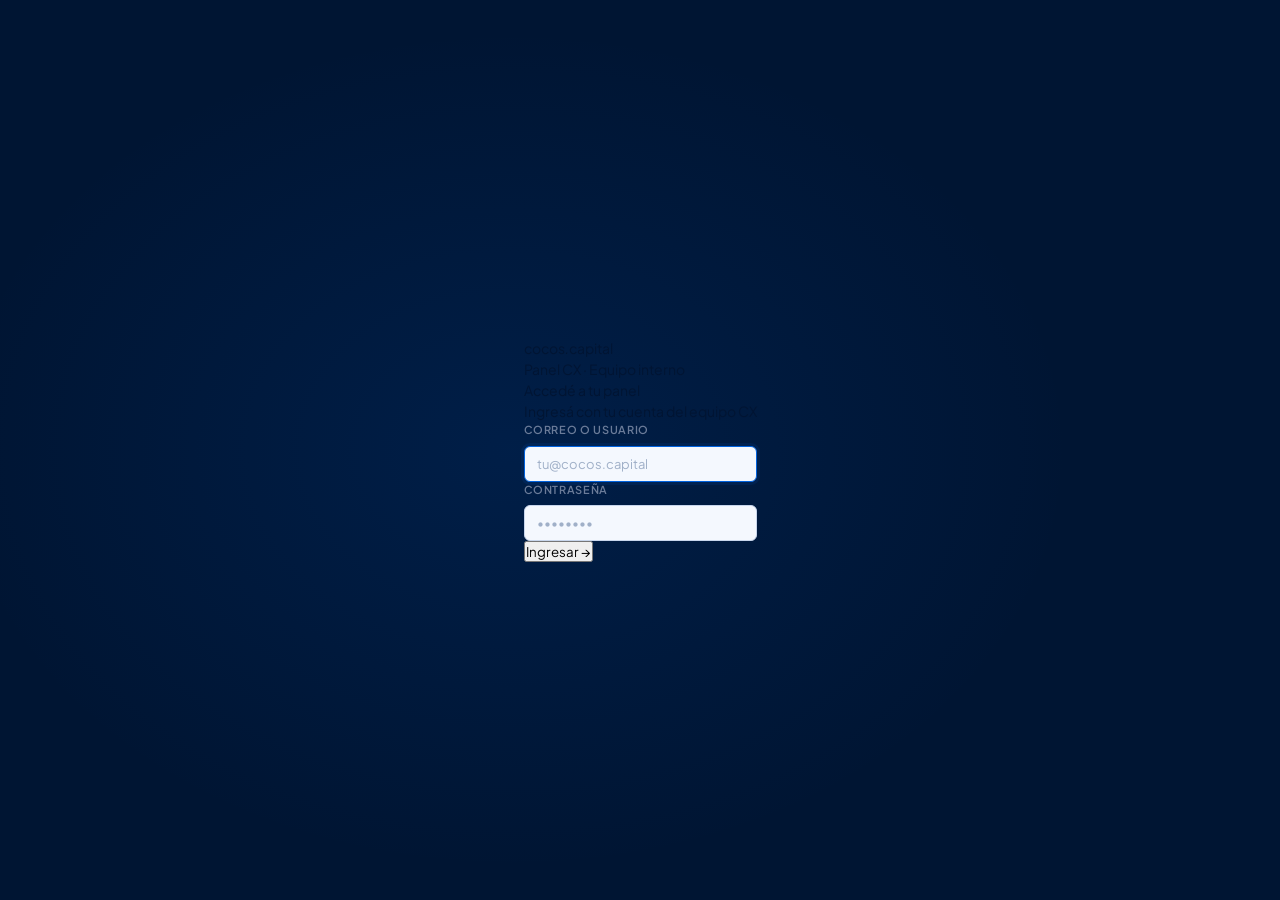
<file: index.html>
<!DOCTYPE html>
<html lang="es" class="light">
<head>
<meta charset="UTF-8">
<meta name="viewport" content="width=device-width,initial-scale=1.0">
<title>Panel CX · Cocos Capital</title>
<link href="https://fonts.googleapis.com/css2?family=Plus+Jakarta+Sans:wght@300;400;500;600;700;800&display=swap" rel="stylesheet">
<link rel="stylesheet" href="cocos-ds.css">
<style>

/* ─── CANVAS ─ */
.app-content{flex:1;overflow-y:auto;padding:28px 36px 52px;display:flex;flex-direction:column;gap:24px;background:var(--c-bg)}

/* ─── HERO ─ */
.cx-hero{display:flex;align-items:flex-end;justify-content:space-between;flex-wrap:wrap;gap:12px}
.cx-hero-text{display:flex;flex-direction:column;gap:5px}
.cx-eyebrow{font-size:12px;font-weight:700;color:#6B7C99;text-transform:uppercase;letter-spacing:.08em}
.cx-title{font-size:28px;font-weight:800;color:#001533;letter-spacing:-.04em;line-height:1.15}
.cx-sub{font-size:15px;color:#6B7C99;margin-top:1px}
.cx-action-pill{display:inline-flex;align-items:center;gap:6px;background:#F4F8FE;border:1px solid #E4EAF3;border-radius:12px;padding:7px 14px;font-family:var(--ff);font-size:13px;font-weight:600;color:#1A3A62;cursor:pointer;transition:all .13s}
.cx-action-pill:hover{background:#EBF1FA;border-color:#C8D6EC;color:#001533}
.cx-action-pill svg{opacity:.6}

/* ─── SECTION BLOCKS ─ */
.cx-block{}
.cx-block-header{display:flex;align-items:center;justify-content:space-between;flex-wrap:wrap;gap:10px;margin-bottom:14px}
.cx-block-title{font-size:11px;font-weight:800;color:var(--c-text);text-transform:uppercase;letter-spacing:.1em}
.cx-block-link{font-size:11px;font-weight:600;color:var(--c-muted);text-decoration:none;transition:color .12s}
.cx-block-link:hover{color:var(--c-blue)}

/* dark */
html:not(.light) .cx-eyebrow{color:var(--dk-text2)}
html:not(.light) .cx-title{color:var(--dk-text)}
html:not(.light) .cx-sub{color:var(--dk-text2)}
html:not(.light) .cx-action-pill{background:var(--dk-raised);border-color:var(--dk-border2);color:var(--dk-text2)}
html:not(.light) .cx-action-pill:hover{background:var(--dk-overlay);border-color:var(--dk-border3);color:var(--dk-text)}
html:not(.light) .cx-block-title{color:var(--dk-text)}
html:not(.light) .cx-block-link{color:var(--dk-text3)}

/* ══════════════════════════════════════
   DARK MODE — CX Hub
   Mismo sistema que Bitácora
   #0B1426 → #0F1B33 → #141F38 → #1A2744
══════════════════════════════════════ */
html:not(.light){
  --dk-base:    #0B1426;
  --dk-surface: #0F1B33;
  --dk-raised:  #141F38;
  --dk-overlay: #1A2744;
  --dk-border:  rgba(255,255,255,.06);
  --dk-border2: rgba(255,255,255,.11);
  --dk-border3: rgba(255,255,255,.17);
  --dk-text:    #E6EDF7;
  --dk-text2:   #94A3B8;
  --dk-text3:   #4E6680;
  --dk-blue:    #3B82F6;
  --dk-blue-bg: rgba(59,130,246,.1);
  --dk-blue-bd: rgba(59,130,246,.3);

  /* DS token overrides */
  --c-bg:       var(--dk-base);
  --c-card:     var(--dk-surface);
  --c-border:   var(--dk-border);
  --c-border2:  var(--dk-border2);
  --c-text:     var(--dk-text);
  --c-text2:    #AEBFD4;
  --c-muted:    var(--dk-text2);
  --c-hint:     var(--dk-text3);
  --shadow-card:0 4px 20px rgba(0,0,0,.35);
  --shadow-sm:  0 1px 4px rgba(0,0,0,.25);
  --shadow-md:  0 4px 16px rgba(0,0,0,.4);
}

/* Base */
html:not(.light) body   { background: var(--dk-base); color: var(--dk-text); }
html:not(.light) .app-content { background: var(--dk-base); }

/* Topbar */
html:not(.light) .app-topbar {
  background: var(--dk-surface);
  border-color: var(--dk-border);
  box-shadow: none;
}
html:not(.light) .topbar-title { color: var(--dk-text); }
html:not(.light) .date-pill {
  background: var(--dk-raised); border-color: var(--dk-border2); color: var(--dk-text2);
}
html:not(.light) .icon-button {
  background: var(--dk-raised); border-color: var(--dk-border2); color: var(--dk-text2);
}
html:not(.light) .icon-button:hover {
  background: var(--dk-overlay); border-color: var(--dk-border3); color: var(--dk-text);
}
html:not(.light) .user-pill {
  background: var(--dk-raised); border-color: var(--dk-border2);
}
html:not(.light) .user-name { color: var(--dk-text); }
html:not(.light) .user-role { color: var(--dk-text3); }

/* Hero */
html:not(.light) .module-hero { background: transparent; }
html:not(.light) .module-eyebrow { color: var(--dk-blue); }
html:not(.light) .module-title { color: var(--dk-text); }
html:not(.light) .module-subtitle { color: var(--dk-text2); }
html:not(.light) .greeting-eyebrow { color: var(--dk-blue); }
html:not(.light) .greeting-title { color: var(--dk-text); }
html:not(.light) .greeting-sub { color: var(--dk-text2); }
html:not(.light) #greeting-title { color: var(--dk-text); }
html:not(.light) #greeting-sub   { color: var(--dk-text2); }

/* Section labels */
html:not(.light) .section-label { color: var(--dk-text); }

/* KPI cards */
html:not(.light) .kpi-card,
html:not(.light) .stat-tile {
  background: var(--dk-surface);
  border-color: var(--dk-border);
  box-shadow: var(--shadow-card);
}
html:not(.light) .kpi-card:hover,
html:not(.light) .stat-tile:hover {
  box-shadow: 0 8px 28px rgba(0,0,0,.45);
  border-color: var(--dk-border2);
}
html:not(.light) .kpi-value,
html:not(.light) .stat-tile-val   { color: var(--dk-text); }
html:not(.light) .kpi-title,
html:not(.light) .stat-tile-lbl   { color: var(--dk-text); }
html:not(.light) .kpi-subtitle,
html:not(.light) .stat-tile-sub   { color: var(--dk-text2); }
html:not(.light) .trend-flat {
  background: var(--dk-raised); color: var(--dk-text3);
}

/* Tool cards */
html:not(.light) .tool-card {
  background: var(--dk-surface);
  border-color: var(--dk-border);
  box-shadow: none;
}
html:not(.light) .tool-card:hover {
  background: var(--dk-raised);
  border-color: var(--dk-border2);
  box-shadow: 0 8px 28px rgba(0,0,0,.4);
}
html:not(.light) .tool-name  { color: var(--dk-text); }
html:not(.light) .tool-desc  { color: var(--dk-text2); }
html:not(.light) .tool-cta-btn {
  background: var(--dk-raised);
  border-color: var(--dk-border2);
  color: var(--dk-text2);
}

/* Novedades panel */
html:not(.light) .novedades-card,
html:not(.light) .panel {
  background: var(--dk-surface);
  border-color: var(--dk-border);
}
html:not(.light) .nov-item { border-color: var(--dk-border); }
html:not(.light) .nov-item:first-child { padding-top: 4px; }
html:not(.light) .nov-title   { color: var(--dk-text); }
html:not(.light) .nov-body    { color: var(--dk-text2); }
html:not(.light) .nov-footer  { color: var(--dk-text3); border-color: var(--dk-border); }
html:not(.light) .nov-time    { color: var(--dk-text3); }
html:not(.light) .nov-load-more { border-color: var(--dk-border); }

/* Filter chips */
html:not(.light) .chip,
html:not(.light) .filter-pill {
  background: var(--dk-raised);
  border-color: var(--dk-border2);
  color: var(--dk-text2);
}
html:not(.light) .chip:hover,
html:not(.light) .filter-pill:hover {
  border-color: var(--dk-border3); color: var(--dk-text);
}
html:not(.light) .chip.active,
html:not(.light) .filter-pill.active {
  background: var(--dk-blue-bg);
  border-color: var(--dk-blue-bd);
  color: var(--dk-blue);
}

/* Eventos del día */
html:not(.light) .eventos-dia-panel {
  background: var(--dk-surface);
  border-color: var(--dk-border);
}
html:not(.light) .eventos-dia-header { border-color: var(--dk-border); }
html:not(.light) .panel-title        { color: var(--dk-text); }
html:not(.light) .evento-dia-item    { border-color: var(--dk-border); }
html:not(.light) .evento-dia-item:hover { background: var(--dk-raised); }
html:not(.light) .evento-dia-name    { color: var(--dk-text); }
html:not(.light) .evento-dia-type    { color: var(--dk-text3); }
html:not(.light) .evento-dia-ticker  { color: var(--dk-text3); }
html:not(.light) .eventos-empty      { color: var(--dk-text2); }
html:not(.light) .eventos-footer { border-color: var(--dk-border); }

/* Planillas */
html:not(.light) .plan-panel  { background: var(--dk-surface); border-color: var(--dk-border); }
html:not(.light) .plan-item   { border-color: var(--dk-border); }
html:not(.light) .plan-item:hover { background: var(--dk-raised); }
html:not(.light) .plan-name   { color: var(--dk-text); }
html:not(.light) .plan-desc   { color: var(--dk-text2); }

/* Buttons */
html:not(.light) .btn-secondary,
html:not(.light) .btn-ghost {
  background: var(--dk-raised);
  border-color: var(--dk-border2);
  color: var(--dk-text2);
}
html:not(.light) .btn-secondary:hover,
html:not(.light) .btn-ghost:hover {
  background: var(--dk-overlay);
  border-color: var(--dk-border3);
  color: var(--dk-text);
}

/* Modals */
html:not(.light) .modal {
  background: var(--dk-surface);
  border-color: var(--dk-border);
}
html:not(.light) .modal-header,
html:not(.light) .modal-footer {
  background: var(--dk-raised);
  border-color: var(--dk-border);
}
html:not(.light) .modal-title { color: var(--dk-text); }
html:not(.light) .form-field input,
html:not(.light) .form-field select,
html:not(.light) .form-field textarea,
html:not(.light) .field-inp {
  background: var(--dk-overlay);
  border-color: var(--dk-border2);
  color: var(--dk-text);
}
html:not(.light) .form-field label,
html:not(.light) .field-label { color: var(--dk-text3); }

/* Notif panel */
html:not(.light) #notif-panel {
  background: var(--dk-surface);
  border-color: var(--dk-border);
  box-shadow: 0 8px 28px rgba(0,0,0,.5);
}
html:not(.light) .notif-item { border-color: var(--dk-border); }
html:not(.light) .notif-item:hover { background: var(--dk-raised); }
html:not(.light) .notif-msg   { color: var(--dk-text); }
html:not(.light) .notif-time  { color: var(--dk-text3); }

/* User menu */
html:not(.light) #user-menu {
  background: var(--dk-surface);
  border-color: var(--dk-border);
  box-shadow: 0 8px 28px rgba(0,0,0,.5);
}

/* Empty states */
html:not(.light) .empty-state-title { color: var(--dk-text2); }
html:not(.light) .empty-state-sub   { color: var(--dk-text3); }
/* ─────────────────────────────────────────
   STATS ROW — 4 KPIs de contexto
───────────────────────────────────────── */
.stats-grid { display: grid; grid-template-columns: repeat(4,1fr); gap: 20px; }
@media (max-width: 900px) { .stats-grid { grid-template-columns: repeat(2,1fr); } }

.stat-tile {
  background: #FFFFFF;
  border: 1px solid #E4EAF3;
  border-radius: 18px;
  padding: 20px;
  min-height: 136px;
  box-shadow: 0 10px 30px rgba(0,21,51,.06);
  position: relative; overflow: hidden;
  transition: transform .15s, box-shadow .15s;
}
.stat-tile:hover { transform: translateY(-2px); box-shadow: 0 16px 40px rgba(0,21,51,.1); }

.stat-tile-top { display: flex; align-items: flex-start; justify-content: space-between; margin-bottom: 14px; }
.stat-tile-icon {
  width: 44px; height: 44px; border-radius: 50%;
  display: flex; align-items: center; justify-content: center;
  font-size: 20px; flex-shrink: 0;
  background: var(--st-bg, rgba(0,98,222,.1));
}
.stat-tile-trend {
  display: inline-flex; align-items: center; gap: 3px;
  font-size: 11px; font-weight: 700; padding: 3px 9px;
  border-radius: 99px; white-space: nowrap;
}
.trend-up   { background: rgba(0,191,140,.12); color: #00A07A; }
.trend-down { background: rgba(240,92,92,.1);  color: var(--red); }
.trend-flat { background: var(--surf-1); color: var(--tx-3); }

.stat-tile-val { font-size: 36px; font-weight: 800; color: var(--tx-0); letter-spacing: -.06em; line-height: 1; margin-bottom: 6px; }
.stat-tile-lbl { font-size: 15px; font-weight: 700; color: var(--tx-0); margin-bottom: 3px; }
.stat-tile-sub { font-size: 13px; color: var(--tx-3); }

/* Loading skeleton */
.skeleton {
  background: linear-gradient(90deg, var(--surf-1) 25%, var(--surf-2) 50%, var(--surf-1) 75%);
  background-size: 200% 100%;
  animation: shimmer 1.4s infinite;
  border-radius: 4px;
}
@keyframes shimmer { 0%{background-position:200% 0} 100%{background-position:-200% 0} }

/* ─────────────────────────────────────────
   TOOLS GRID — modules de trabajo
───────────────────────────────────────── */
.tools-grid { display: grid; grid-template-columns: repeat(3,1fr); gap: 16px; }
@media (max-width: 900px) { .tools-grid { grid-template-columns: 1fr 1fr; } }

.tool-card {
  background: var(--surf-0); border: 1px solid var(--bdr-0); border-radius: 20px;
  padding: 24px; display: flex; flex-direction: column; gap: 14px;
  text-decoration: none; position: relative; overflow: hidden;
  transition: all .18s; cursor: pointer; min-height: 190px;
  box-shadow: var(--sh-card);
}
.tool-card::before { content:''; position:absolute; top:0; left:0; bottom:0; width:3px; background:var(--tc,var(--blue)); opacity:.7; transition:opacity .18s; }
.tool-card:hover { border-color: var(--bdr-1); transform: translateY(-2px); box-shadow: 0 16px 40px rgba(0,21,51,.1); }
.tool-card:hover::before { opacity: 1; }
.tool-header { display: flex; align-items: flex-start; justify-content: space-between; gap: 12px; }
.tool-icon-wrap { width: 42px; height: 42px; border-radius: 12px; background: rgba(0,98,222,.1); border: 1px solid rgba(0,98,222,.15); display: flex; align-items: center; justify-content: center; font-size: 18px; flex-shrink: 0; }
.tool-badge { font-size: 9px; font-weight: 700; padding: 3px 9px; border-radius: 99px; text-transform: uppercase; letter-spacing: .08em; white-space: nowrap; flex-shrink: 0; }
.tool-body { flex: 1; }
.tool-name { font-size: 16px; font-weight: 700; color: var(--tx-0); letter-spacing: -.03em; margin-bottom: 6px; }
.tool-desc { font-size: 13px; color: var(--tx-2); line-height: 1.6; }
.tool-footer { display: flex; align-items: center; justify-content: space-between; margin-top: auto; padding-top: 14px; border-top: 1px solid var(--bdr-0); }
.tool-cta-btn { display: inline-flex; align-items: center; gap: 6px; font-size: 12px; font-weight: 700; color: var(--tx-1); background: var(--surf-1); border: 1px solid var(--bdr-1); padding: 7px 14px; border-radius: 10px; transition: all .15s; white-space: nowrap; }
.tool-card:hover .tool-cta-btn { background: var(--tc,var(--blue)); border-color: var(--tc,var(--blue)); color: #fff; }
.tool-cta-btn svg { width: 11px; height: 11px; transition: transform .15s; }
.tool-card:hover .tool-cta-btn svg { transform: translateX(2px); }

/* ─────────────────────────────────────────
   TWO COLUMN LAYOUT
───────────────────────────────────────── */
.two-col { display: grid; grid-template-columns: minmax(0,1.7fr) 460px; gap: 24px; align-items: start; }
@media (max-width: 1200px) { .two-col { grid-template-columns: 1fr; } }

/* ─────────────────────────────────────────
   NOVEDADES FEED — timeline premium
───────────────────────────────────────── */
.novedades-card {
  background: #FFFFFF; border: 1px solid #E4EAF3;
  border-radius: 20px; padding: 28px 30px;
  box-shadow: 0 10px 30px rgba(0,21,51,.06);
  min-height: 480px;
}
.nov-feed { display: flex; flex-direction: column; }

.nov-empty { text-align: center; padding: 48px 20px; color: var(--tx-3); }
.nov-empty-icon { font-size: 36px; margin-bottom: 12px; opacity: .3; }
.nov-empty-title { font-size: 15px; font-weight: 600; color: var(--tx-2); margin-bottom: 6px; }
.nov-empty-sub { font-size: 13px; color: var(--tx-3); }

/* Timeline item */
.nov-item {
  display: flex; gap: 14px;
  padding: 18px 0;
  border-bottom: 1px solid var(--bdr-0);
  animation: fadeSlide .2s ease both;
  position: relative;
}
.nov-item:last-child { border-bottom: none; padding-bottom: 0; }
.nov-item:first-child { padding-top: 4px; }
@keyframes fadeSlide { from{opacity:0;transform:translateY(6px)} to{opacity:1;transform:translateY(0)} }

/* Timeline dot */
.nov-dot-col { display: flex; flex-direction: column; align-items: center; flex-shrink: 0; width: 36px; }
.nov-dot {
  width: 36px; height: 36px; border-radius: 50%;
  display: flex; align-items: center; justify-content: center;
  font-size: 16px; flex-shrink: 0; flex-basis: 36px;
}
.nov-dot-info   { background: rgba(0,98,222,.12);  }
.nov-dot-warn   { background: rgba(255,149,0,.12); }
.nov-dot-ok     { background: rgba(0,191,140,.12); }
.nov-dot-crit   { background: rgba(240,92,92,.12); }
.nov-line { flex: 1; width: 1px; background: var(--bdr-0); margin-top: 6px; }
.nov-item:last-child .nov-line { display: none; }

/* Content */
.nov-content { flex: 1; min-width: 0; }
.nov-content-top { display: flex; align-items: flex-start; justify-content: space-between; gap: 10px; margin-bottom: 5px; }
.nov-title-row { display: flex; align-items: center; gap: 8px; flex-wrap: wrap; min-width: 0; }
.nov-title { font-size: 14px; font-weight: 600; color: var(--tx-0); line-height: 1.4; }
.nov-pill {
  display: inline-flex; align-items: center; gap: 4px;
  font-size: 10px; font-weight: 700; padding: 3px 9px;
  border-radius: 99px; text-transform: uppercase; letter-spacing: .06em; white-space: nowrap; flex-shrink: 0;
}
.pill-info  { background: rgba(0,98,222,.1); color: #0062DE; border: 1px solid rgba(0,98,222,.2); }
.pill-warn  { background: rgba(255,149,0,.1); color: #D97700; border: 1px solid rgba(255,149,0,.2); }
.pill-ok    { background: rgba(0,191,140,.1); color: #00956E; border: 1px solid rgba(0,191,140,.2); }
.pill-crit  { background: rgba(240,92,92,.1); color: var(--red); border: 1px solid rgba(240,92,92,.2); }
.nov-body { font-size: 13px; color: var(--tx-2); line-height: 1.65; margin-bottom: 8px; white-space: pre-wrap; }
.nov-footer { display: flex; align-items: center; gap: 8px; font-size: 11px; color: var(--tx-3); }
.nov-footer-sep { opacity: .4; }
.nov-admin-actions { margin-left: auto; display: flex; gap: 4px; }
.nov-time { font-size: 11px; color: var(--tx-3); white-space: nowrap; flex-shrink: 0; margin-top: 3px; }

/* Pinned */
.nov-item.is-pinned { background: rgba(0,98,222,.03); margin: 0 -24px; padding: 18px 24px; border-radius: 12px; }

/* Dot hidden (legacy compat) */
.nov-type-dot, .dot-info, .dot-warn, .dot-ok, .dot-crit { display: none; }

.nov-load-more { text-align: center; padding-top: 16px; border-top: 1px solid var(--bdr-0); }

/* Filter chips */
.filter-chips { display: flex; gap: 5px; flex-wrap: wrap; }
.chip {
  padding: 5px 11px; border-radius: 99px;
  font-size: 11px; font-weight: 600; cursor: pointer;
  border: 1px solid var(--bdr-0); background: var(--surf-0);
  color: var(--tx-2); transition: all .12s; user-select: none;
}
.chip:hover { border-color: var(--bdr-1); color: var(--tx-0); }
.chip.active { background: var(--blue); border-color: var(--blue); color: #fff; }

/* ─────────────────────────────────────────
   PLANILLAS PANEL (right column)
───────────────────────────────────────── */
.plan-panel {
  background: var(--surf-0);
  border: 1px solid var(--bdr-0);
  border-radius: var(--r-lg);
  overflow: hidden;
}
.plan-panel-header {
  padding: 16px 20px;
  border-bottom: 1px solid var(--bdr-0);
  display: flex; align-items: center; justify-content: space-between;
}
.plan-panel-title {
  font-size: 12px; font-weight: 700; color: var(--tx-1);
  text-transform: uppercase; letter-spacing: .08em;
}
.plan-list { }

.plan-row {
  display: flex; align-items: center; gap: 14px;
  padding: 13px 20px;
  border-bottom: 1px solid var(--bdr-0);
  transition: background .1s;
  position: relative;
}
.plan-row:last-child { border-bottom: none; }
.plan-row:hover { background: var(--surf-1); }

.plan-ico-wrap {
  width: 34px; height: 34px; border-radius: var(--r-sm);
  background: var(--surf-2); display: flex; align-items: center;
  justify-content: center; font-size: 15px; flex-shrink: 0;
}
.plan-row-content { flex: 1; min-width: 0; }
.plan-row-name {
  font-size: 13px; font-weight: 600; color: var(--tx-0);
  white-space: nowrap; overflow: hidden; text-overflow: ellipsis;
}
.plan-row-desc {
  font-size: 11px; color: var(--tx-3); margin-top: 1px;
  white-space: nowrap; overflow: hidden; text-overflow: ellipsis;
}
.plan-row-tag {
  font-size: 10px; font-weight: 600; padding: 2px 7px;
  background: var(--surf-2); border: 1px solid var(--bdr-0);
  border-radius: 4px; color: var(--tx-3); white-space: nowrap;
  flex-shrink: 0;
}
.plan-open-btn {
  width: 28px; height: 28px; border-radius: var(--r-sm);
  background: transparent; border: 1px solid var(--bdr-0);
  display: flex; align-items: center; justify-content: center;
  cursor: pointer; color: var(--tx-3);
  text-decoration: none; transition: all .12s; flex-shrink: 0;
}
.plan-open-btn:hover { background: var(--surf-2); color: var(--tx-0); border-color: var(--bdr-1); }
.plan-open-btn svg { width: 12px; height: 12px; }
.plan-admin-btns { display: flex; gap: 3px; flex-shrink: 0; }

.plan-add-row {
  display: flex; align-items: center; gap: 10px;
  padding: 13px 20px; cursor: pointer;
  color: var(--tx-3); font-size: 12px; font-weight: 500;
  border-top: 1px solid var(--bdr-0);
  transition: all .12s;
}
.plan-add-row:hover { background: var(--surf-1); color: var(--tx-1); }
.plan-add-row svg { width: 13px; height: 13px; }

.plan-empty {
  padding: 28px 20px; text-align: center;
  font-size: 12px; color: var(--tx-3);
}

/* ─────────────────────────────────────────
   BUTTONS
───────────────────────────────────────── */
.btn {
  display: inline-flex; align-items: center; gap: 6px;
  padding: 8px 14px; border-radius: var(--r-sm);
  font-size: 13px; font-weight: 600; cursor: pointer;
  transition: all .12s; border: none; font-family: var(--ff);
  line-height: 1;
}
.btn svg { width: 13px; height: 13px; flex-shrink: 0; }
.btn-primary   { background: var(--blue); color: #fff; }
.btn-primary:hover   { background: var(--blue-2); }
.btn-secondary { background: transparent; border: 1px solid var(--bdr-1); color: var(--tx-1); }
.btn-secondary:hover { background: var(--bdr-0); color: var(--tx-0); border-color: var(--bdr-2); }
.btn-danger    { background: rgba(240,92,92,.08); border: 1px solid rgba(240,92,92,.2); color: #F87171; }
.btn-danger:hover { background: rgba(240,92,92,.16); }
.btn-sm { padding: 5px 10px; font-size: 11px; }

/* ─────────────────────────────────────────
   MODALS
───────────────────────────────────────── */
.overlay {
  position: fixed; inset: 0;
  background: rgba(4,10,22,.75); backdrop-filter: blur(6px);
  display: none; align-items: center; justify-content: center;
  z-index: 400; padding: 20px;
}
.overlay.on { display: flex; }

.modal {
  background: var(--surf-0);
  border: 1px solid var(--bdr-1);
  border-radius: var(--r-xl);
  width: 100%; max-width: 520px;
  max-height: 90vh; overflow-y: auto;
  box-shadow: var(--sh-lg);
  animation: modalIn .2s cubic-bezier(.34,1.3,.64,1) both;
}
@keyframes modalIn { from{opacity:0;transform:scale(.96) translateY(6px)} to{opacity:1;transform:scale(1) translateY(0)} }

.modal-header {
  padding: 22px 24px 18px;
  border-bottom: 1px solid var(--bdr-0);
  display: flex; align-items: center; justify-content: space-between;
  position: sticky; top: 0; background: var(--surf-0); z-index: 1;
}
.modal-title { font-size: 15px; font-weight: 700; color: var(--tx-0); letter-spacing: -.02em; }
.modal-close {
  width: 28px; height: 28px; border-radius: var(--r-sm);
  background: var(--bdr-0); border: none; display: flex;
  align-items: center; justify-content: center; cursor: pointer;
  color: var(--tx-2); font-size: 14px; transition: all .12s;
}
.modal-close:hover { background: var(--bdr-1); color: var(--tx-0); }
.modal-body { padding: 22px 24px; }
.modal-footer {
  padding: 14px 24px;
  border-top: 1px solid var(--bdr-0);
  display: flex; gap: 8px; justify-content: flex-end;
  position: sticky; bottom: 0; background: var(--surf-0);
}

.field-group { margin-bottom: 14px; }
.field-group label {
  display: block; font-size: 11px; font-weight: 600;
  color: var(--tx-3); text-transform: uppercase;
  letter-spacing: .06em; margin-bottom: 6px;
}
.field-input {
  width: 100%; padding: 10px 13px;
  background: var(--bg); border: 1px solid var(--bdr-0);
  border-radius: var(--r-sm); color: var(--tx-0);
  font-size: 13px; font-family: var(--ff); outline: none;
  transition: border-color .15s, box-shadow .15s;
}
.field-input:focus { border-color: var(--blue); box-shadow: 0 0 0 3px rgba(0,98,222,.12); }
.field-input::placeholder { color: var(--tx-3); }
select.field-input { appearance: none; cursor: pointer; }
textarea.field-input { resize: vertical; min-height: 80px; line-height: 1.6; }
.field-row { display: grid; grid-template-columns: 1fr 1fr; gap: 12px; }

.checkbox-row {
  display: flex; align-items: center; gap: 10px;
  padding: 10px 13px; background: var(--bg);
  border: 1px solid var(--bdr-0); border-radius: var(--r-sm);
  cursor: pointer;
}
.checkbox-row input { width: 14px; height: 14px; accent-color: var(--blue); cursor: pointer; }
.checkbox-row label { font-size: 12px; color: var(--tx-1); cursor: pointer; text-transform: none; letter-spacing: 0; margin: 0; }

/* Change pass overlay */
#chpass-overlay {
  position: fixed; inset: 0;
  background: rgba(4,10,22,.85); backdrop-filter: blur(8px);
  display: none; align-items: center; justify-content: center;
  z-index: 600; padding: 20px;
}
#chpass-overlay.on { display: flex; }

/* ─────────────────────────────────────────
   TOAST
───────────────────────────────────────── */
.toast {
  position: fixed; bottom: 22px; right: 22px;
  padding: 11px 18px; border-radius: var(--r-md);
  font-size: 13px; font-weight: 600;
  box-shadow: var(--sh-md); z-index: 999;
  display: none; align-items: center; gap: 8px;
  background: var(--surf-1); border: 1px solid var(--bdr-1);
  color: var(--tx-0); min-width: 210px;
  animation: toastIn .2s ease;
}
.toast.on { display: flex; }
@keyframes toastIn { from{opacity:0;transform:translateY(6px)} to{opacity:1;transform:translateY(0)} }
.toast.ok  { border-color: rgba(0,191,140,.35); color: var(--green); }
.toast.er  { border-color: rgba(240,92,92,.35); color: var(--red); }
.toast.in  { border-color: rgba(0,98,222,.35);  color: #93C5FD; }

/* ─────────────────────────────────────────
   LOADER
───────────────────────────────────────── */
.spin {
  width: 14px; height: 14px; flex-shrink: 0;
  border: 2px solid var(--bdr-1);
  border-top-color: var(--blue);
  border-radius: 50%; animation: spin .65s linear infinite;
}
@keyframes spin { to { transform: rotate(360deg); } }
.loading-row {
  display: flex; align-items: center; gap: 8px;
  color: var(--tx-3); font-size: 12px; padding: 16px 0;
}

/* ─────────────────────────────────────────
   EVENTOS DEL DÍA
───────────────────────────────────────── */
.eventos-dia-panel { background: #FFFFFF; border: 1px solid #E4EAF3; border-radius: 20px; overflow: hidden; box-shadow: 0 10px 30px rgba(0,21,51,.06); }
.eventos-dia-header { padding: 16px 20px 14px; border-bottom: 1px solid var(--bdr-0); display: flex; align-items: center; justify-content: space-between; }
.eventos-dia-title { font-size: 11px; font-weight: 800; color: var(--tx-0); text-transform: uppercase; letter-spacing: .1em; display: flex; align-items: center; gap: 8px; }
.eventos-dia-count { font-size: 10px; font-weight: 700; padding: 3px 9px; background: rgba(0,98,222,.1); color: var(--blue); border-radius: 99px; }
.evento-dia-item { display: flex; align-items: flex-start; gap: 12px; padding: 13px 20px; border-bottom: 1px solid var(--bdr-0); transition: background .1s; }
.evento-dia-item:last-child { border-bottom: none; }
.evento-dia-item:hover { background: var(--surf-1); }
.evento-dia-icon { width: 36px; height: 36px; border-radius: 10px; display: flex; align-items: center; justify-content: center; font-size: 16px; flex-shrink: 0; }
.evento-dia-dot { width: 7px; height: 7px; border-radius: 50%; flex-shrink: 0; margin-top: 5px; }
.evento-dia-info { flex: 1; min-width: 0; }
.evento-dia-type { font-size: 9px; font-weight: 700; text-transform: uppercase; letter-spacing: .08em; color: var(--tx-3); margin-bottom: 2px; }
.evento-dia-name { font-size: 13px; font-weight: 600; color: var(--tx-0); white-space: nowrap; overflow: hidden; text-overflow: ellipsis; }
.evento-dia-ticker { font-size: 10px; font-family: var(--fm); color: var(--tx-3); margin-top: 2px; }
.eventos-empty { padding: 32px 20px; text-align: center; font-size: 13px; color: var(--tx-3); line-height: 1.6; }
.eventos-footer { padding: 12px 20px; border-top: 1px solid var(--bdr-0); }
.eventos-footer a { font-size: 12px; font-weight: 600; color: var(--blue); display: flex; align-items: center; gap: 5px; text-decoration: none; transition: opacity .12s; }
.eventos-footer a:hover { opacity: .7; }

/* ─────────────────────────────────────────
   BUTTONS
───────────────────────────────────────── */
.btn { display: inline-flex; align-items: center; gap: 7px; padding: 9px 16px; border-radius: 12px; font-family: var(--ff); font-size: 13px; font-weight: 700; cursor: pointer; transition: all .13s; border: none; white-space: nowrap; }
.btn-primary { background: var(--blue); color: #fff; box-shadow: 0 4px 14px rgba(0,98,222,.3); }
.btn-primary:hover { background: var(--blue-2); }
.btn-secondary { background: var(--surf-0); color: var(--tx-0); border: 1px solid var(--bdr-1); }
.btn-secondary:hover { background: var(--surf-1); border-color: var(--bdr-2); }
.btn-ghost { background: transparent; color: var(--tx-1); border: 1px solid var(--bdr-0); }
.btn-ghost:hover { background: var(--surf-1); }
.btn-danger { background: rgba(240,92,92,.1); color: var(--red); border: 1px solid rgba(240,92,92,.2); }
.btn-danger:hover { background: rgba(240,92,92,.18); }
.btn-success { background: rgba(0,191,140,.1); color: #00956E; border: 1px solid rgba(0,191,140,.2); }
.btn-success:hover { background: rgba(0,191,140,.18); }
.btn-sm { padding: 6px 12px; font-size: 12px; border-radius: 8px; }
.btn-xs { padding: 4px 9px; font-size: 11px; border-radius: 6px; gap: 4px; }
.btn svg { width: 13px; height: 13px; flex-shrink: 0; }
.btn-xs svg { width: 11px; height: 11px; }

/* ─────────────────────────────────────────
   FILTER CHIPS
───────────────────────────────────────── */
.filter-chips { display: flex; gap: 4px; flex-wrap: wrap; }
.chip {
  padding: 7px 16px; border-radius: 99px; font-size: 13px; font-weight: 500;
  cursor: pointer; transition: all .13s; border: 1px solid var(--bdr-1);
  background: var(--surf-0); color: var(--tx-2); font-family: var(--ff);
}
.chip:hover { border-color: var(--bdr-2); color: var(--tx-0); }
.chip.active { background: var(--tx-0); color: #fff; border-color: var(--tx-0); font-weight: 600; }
html.light .chip.active { background: var(--night); border-color: var(--night); }

</style>
</head>
<body>

<div id="auth">
  <div class="auth-wrap">
    <div class="auth-logo">
      <div class="auth-logotype">cocos<em>.</em>capital</div>
      <div class="auth-logotype-sub">Panel CX · Equipo interno</div>
    </div>
    <div class="auth-card">
      <div class="auth-card-title">Accedé a tu panel</div>
      <div class="auth-card-sub">Ingresá con tu cuenta del equipo CX</div>
      <div class="form-field">
        <label>Correo o usuario</label>
        <input id="li-e" type="text" placeholder="tu@cocos.capital" autofocus autocomplete="username">
      </div>
      <div class="form-field">
        <label>Contraseña</label>
        <input id="li-p" type="password" placeholder="••••••••" onkeydown="if(event.key==='Enter')doLogin()">
      </div>
      <div class="auth-err" id="auth-err"></div>
      <button class="btn-login" onclick="doLogin()">Ingresar →</button>
    </div>
  </div>
</div>

<!-- ══════════════════════════════════
     APP
══════════════════════════════════ -->


<div id="app" class="app-shell">
  <aside class="app-sidebar">
    <div class="sidebar-logo">
      <div class="sidebar-logotype">cocos<em>.</em></div>
      <div class="sidebar-module-pill">
        <svg viewBox="0 0 16 16" fill="currentColor"><path d="M8.707 1.5a1 1 0 00-1.414 0L.646 8.146a.5.5 0 00.708.708L2 8.207V13.5A1.5 1.5 0 003.5 15h9a1.5 1.5 0 001.5-1.5V8.207l.646.647a.5.5 0 00.708-.708L13 5.793V2.5a.5.5 0 00-.5-.5h-1a.5.5 0 00-.5.5v1.293L8.707 1.5z"/></svg>
        <span>CX Hub</span>
      </div>
    </div>
    <nav class="sidebar-nav">
      <div class="sidebar-section">Herramientas</div>
      <a class="sidebar-item active" href="panel-cx.html">
        <svg viewBox="0 0 16 16" fill="currentColor"><path d="M8.707 1.5a1 1 0 00-1.414 0L.646 8.146a.5.5 0 00.708.708L2 8.207V13.5A1.5 1.5 0 003.5 15h9a1.5 1.5 0 001.5-1.5V8.207l.646.647a.5.5 0 00.708-.708L13 5.793V2.5a.5.5 0 00-.5-.5h-1a.5.5 0 00-.5.5v1.293L8.707 1.5z"/></svg>Inicio
      </a>
      <a class="sidebar-item" href="macros.html">
        <svg viewBox="0 0 16 16" fill="currentColor"><path d="M2 2h5v5H2zm7 0h5v5H9zM2 9h5v5H2zm7 0h5v5H9z"/></svg>Macros
      </a>
      <a class="sidebar-item" href="bitacora.html">
        <svg viewBox="0 0 16 16" fill="currentColor"><path d="M5 0h8a2 2 0 012 2v10a2 2 0 01-2 2H3a2 2 0 01-2-2V1.5A1.5 1.5 0 013 0h2zM3 1a.5.5 0 00-.5.5V12a1 1 0 001 1h9a1 1 0 001-1V2a1 1 0 00-1-1H3z"/><path d="M4.5 5.5A.5.5 0 015 5h6a.5.5 0 010 1H5a.5.5 0 01-.5-.5zm0 2a.5.5 0 01.5-.5h6a.5.5 0 010 1H5a.5.5 0 01-.5-.5zm0 2a.5.5 0 01.5-.5h3a.5.5 0 010 1H5a.5.5 0 01-.5-.5z"/></svg>Bitácora
      </a>
      <a class="sidebar-item" href="base-conocimiento.html">
        <svg viewBox="0 0 16 16" fill="currentColor"><path d="M1 2.828c.885-.37 2.154-.769 3.388-.893 1.33-.134 2.458.063 3.112.752v9.746c-.935-.53-2.12-.603-3.213-.493-1.18.12-2.37.461-3.287.811V2.828zm7.5-.141c.654-.689 1.782-.886 3.112-.752 1.234.124 2.503.523 3.388.893v9.923c-.918-.35-2.107-.692-3.287-.81-1.094-.111-2.278-.039-3.213.492V2.687z"/></svg>Base de conocimiento
      </a>
      <button class="sidebar-item soon">
        <svg viewBox="0 0 16 16" fill="currentColor"><path d="M7 4.5v3h3a.5.5 0 010 1H7V11a.5.5 0 01-1 0V8.5H3a.5.5 0 010-1h3V4.5a.5.5 0 011 0z"/><path d="M14 1H2a1 1 0 00-1 1v12a1 1 0 001 1h12a1 1 0 001-1V2a1 1 0 00-1-1zM2 0a2 2 0 00-2 2v12a2 2 0 002 2h12a2 2 0 002-2V2a2 2 0 00-2-2H2z"/></svg>Organización CX
        <span class="sidebar-soon">Pronto</span>
      </button>
      <button class="sidebar-item soon">
        <svg viewBox="0 0 16 16" fill="currentColor"><path d="M4.715 6.542L3.343 7.914a3 3 0 104.243 4.243l1.828-1.829A3 3 0 008.586 5.5L8 6.086a1.002 1.002 0 00-.154.199 2 2 0 01.861 3.337L6.88 11.45a2 2 0 11-2.83-2.83l.793-.792a4.018 4.018 0 01-.128-1.287z"/><path d="M6.586 4.672A3 3 0 007.414 9.5l.775-.776a2 2 0 01-.896-3.346L9.12 3.55a2 2 0 112.83 2.83l-.793.792c.112.42.155.855.128 1.287l1.372-1.372a3 3 0 10-4.243-4.243L6.586 4.672z"/></svg>Links útiles
        <span class="sidebar-soon">Pronto</span>
      </button>
      <div class="sidebar-sep"></div>
      <div class="sidebar-section">Reportes</div>
      <button class="sidebar-item soon">
        <svg viewBox="0 0 16 16" fill="currentColor"><path d="M0 2a2 2 0 012-2h12a2 2 0 012 2v12a2 2 0 01-2 2H2a2 2 0 01-2-2V2zm4.5 5.5a.5.5 0 000 1h5.793l-2.147 2.146a.5.5 0 00.708.708l3-3a.5.5 0 000-.708l-3-3a.5.5 0 10-.708.708L10.293 7.5H4.5z"/></svg>Escalamientos
        <span class="sidebar-soon">Pronto</span>
      </button>
      <button class="sidebar-item soon">
        <svg viewBox="0 0 16 16" fill="currentColor"><path d="M0 0h1v15h15v1H0V0zm10 3.5a.5.5 0 01.5-.5h4a.5.5 0 01.5.5v4a.5.5 0 01-1 0V4.9l-3.613 4.417a.5.5 0 01-.74.037L7.06 6.767l-3.656 5.027a.5.5 0 01-.808-.588l4-5.5a.5.5 0 01.758-.06l2.609 2.61L13.445 4H10.5a.5.5 0 01-.5-.5z"/></svg>Métricas
        <span class="sidebar-soon">Pronto</span>
      </button>
    </nav>
    <div class="sidebar-footer" style="flex-shrink:0">
      <a class="sidebar-help" href="#" onclick="return false">
        <svg viewBox="0 0 16 16" fill="currentColor"><path d="M8 15A7 7 0 118 1a7 7 0 010 14zm0 1A8 8 0 108 0a8 8 0 000 16z"/><path d="M5.255 5.786a.237.237 0 00.241.247h.825c.138 0 .248-.113.266-.25.09-.656.54-1.134 1.342-1.134.686 0 1.314.343 1.314 1.168 0 .635-.374.927-.965 1.371-.673.489-1.206 1.06-1.168 1.987l.003.217a.25.25 0 00.25.246h.811a.25.25 0 00.25-.25v-.105c0-.718.273-.927 1.01-1.486.609-.463 1.244-.977 1.244-2.056 0-1.511-1.276-2.241-2.673-2.241-1.267 0-2.655.59-2.75 2.286zm1.557 5.763c0 .533.425.927 1.01.927.609 0 1.028-.394 1.028-.927 0-.552-.42-.94-1.029-.94-.584 0-1.009.388-1.009.94z"/></svg>
        <div><div class="sidebar-help-title">¿Necesitás ayuda?</div><div class="sidebar-help-sub">Ir al centro de ayuda</div></div>
      </a>
      <div class="sidebar-sep-ft"></div>
      <div class="sidebar-user">
        <div class="sidebar-av" id="sb-av">?</div>
        <div style="flex:1;min-width:0">
          <div class="sidebar-uname" id="sb-name">—</div>
          <div class="sidebar-urole" id="sb-role">—</div>
        </div>
        <button class="sidebar-logout" onclick="doLogout()" title="Cerrar sesión">
          <svg width="11" height="11" viewBox="0 0 16 16" fill="currentColor"><path fill-rule="evenodd" d="M10 12.5a.5.5 0 01-.5.5h-8a.5.5 0 01-.5-.5v-9a.5.5 0 01.5-.5h8a.5.5 0 01.5.5v2a.5.5 0 001 0v-2A1.5 1.5 0 009.5 2h-8A1.5 1.5 0 000 3.5v9A1.5 1.5 0 001.5 14h8a1.5 1.5 0 001.5-1.5v-2a.5.5 0 00-1 0v2z"/><path fill-rule="evenodd" d="M15.854 8.354a.5.5 0 000-.708l-3-3a.5.5 0 00-.708.708L14.293 7.5H5.5a.5.5 0 000 1h8.793l-2.147 2.146a.5.5 0 00.708.708l3-3z"/></svg>
        </button>
      </div>
    </div>
  </aside>
  <div class="app-main">
  <div class="app-topbar">
    <div class="topbar-title">CX Hub</div>
    <div class="date-pill" id="topbar-date">
      <svg viewBox="0 0 16 16" fill="currentColor"><path d="M11 6.5a.5.5 0 01.5-.5h1a.5.5 0 010 1h-1a.5.5 0 01-.5-.5zm-3 0a.5.5 0 01.5-.5h1a.5.5 0 010 1h-1a.5.5 0 01-.5-.5zm-3 0a.5.5 0 01.5-.5h1a.5.5 0 010 1h-1a.5.5 0 01-.5-.5zM3.5 0a.5.5 0 01.5.5V1h8V.5a.5.5 0 011 0V1h1a2 2 0 012 2v11a2 2 0 01-2 2H2a2 2 0 01-2-2V3a2 2 0 012-2h1V.5a.5.5 0 01.5-.5zM1 4v10a1 1 0 001 1h12a1 1 0 001-1V4H1z"/></svg>
      <span id="topbar-date-text"></span>
    </div>
    <div class="topbar-actions">
      <button class="icon-button" id="theme-btn" onclick="toggleTheme()" title="Cambiar tema">🌙</button>
      <div style="position:relative">
        <button class="icon-button" id="notif-btn" onclick="cxNotifToggle()" title="Notificaciones">
          🔔<span id="notif-badge" style="display:none;position:absolute;top:4px;right:4px;width:8px;height:8px;border-radius:50%;background:#0062DE;border:2px solid var(--c-card)"></span>
        </button>
      </div>
      <div class="user-pill" onclick="showUserMenu()">
        <div class="user-av" id="u-av">?</div>
        <div><div class="user-name" id="u-name">—</div><div class="user-role" id="u-role">—</div></div>
      </div>
      <button class="primary-action admin-only" id="btn-nueva-nov" onclick="openNov()" style="display:none">+ Novedad</button>
    </div>
  </div>
    <div class="app-content">

      <!-- ── HERO ── -->
      <div class="cx-hero">
        <div class="cx-hero-text">
          <div class="cx-eyebrow">Cocos Capital · CX Hub</div>
          <div class="cx-title" id="greeting-title">Bienvenida 👋</div>
          <div class="cx-sub" id="greeting-sub">Todo lo que necesitás, en un solo lugar</div>
        </div>
        <div class="cx-hero-actions">
          <button class="cx-action-pill admin-only" id="btn-usuarios" onclick="openUserMgmt()" style="display:none">
            <svg viewBox="0 0 16 16" fill="currentColor" width="12" height="12"><path d="M15 14s1 0 1-1-1-4-5-4-5 3-5 4 1 1 1 1h8zm-7.978-1A.261.261 0 017 13c0-1.01.895-2.937 3-2.937S13 11.99 13 13a.261.261 0 01-.022.013H7.022zm-1.144-2.675A4.5 4.5 0 006 9.75c.527.86.5 1.91.5 2.75H1s-1 0-1-1 1-4 5-4c.468 0 .915.037 1.344.11A3.003 3.003 0 004.5 7.5c0-1.657 1.343-3 3-3s3 1.343 3 3a3.003 3.003 0 00-1.344 4.625z"/></svg>
            Usuarios
          </button>
        </div>
      </div>

      <!-- ── KPIs ── -->
      <div class="stats-grid" id="stats-row">
        <div class="stat-tile"><div class="skeleton" style="height:28px;width:44px;margin-bottom:8px"></div><div class="skeleton" style="height:11px;width:64px"></div></div>
        <div class="stat-tile"><div class="skeleton" style="height:28px;width:44px;margin-bottom:8px"></div><div class="skeleton" style="height:11px;width:64px"></div></div>
        <div class="stat-tile"><div class="skeleton" style="height:28px;width:44px;margin-bottom:8px"></div><div class="skeleton" style="height:11px;width:64px"></div></div>
        <div class="stat-tile"><div class="skeleton" style="height:28px;width:44px;margin-bottom:8px"></div><div class="skeleton" style="height:11px;width:64px"></div></div>
      </div>

      <!-- ── TWO COL: NOVEDADES + HOY EN BITÁCORA ── -->
      <div class="two-col">

        <!-- NOVEDADES -->
        <div class="cx-block">
          <div class="cx-block-header">
            <div class="cx-block-title">Novedades del equipo</div>
            <div class="filter-chips" id="filter-chips">
              <span class="chip active" data-val="" onclick="setFilter(this,'')">Todas</span>
              <span class="chip" data-val="info" onclick="setFilter(this,'info')">Info</span>
              <span class="chip" data-val="warn" onclick="setFilter(this,'warn')">Alerta</span>
              <span class="chip" data-val="ok" onclick="setFilter(this,'ok')">Resuelto</span>
              <span class="chip" data-val="crit" onclick="setFilter(this,'crit')">Crítico</span>
            </div>
          </div>
          <div class="novedades-card">
            <select id="nov-filtro" style="display:none"></select>
            <div class="nov-feed" id="novedades-wrap">
              <div class="loading-row"><div class="spin"></div>Cargando novedades…</div>
            </div>
            <div class="nov-load-more" id="nov-load-more" style="display:none">
              <button class="btn btn-secondary btn-sm" style="width:100%" onclick="loadMoreNovedades()">Ver más novedades</button>
            </div>
          </div>
        </div>

        <!-- HOY EN BITÁCORA -->
        <div class="cx-block" id="eventos-dia-section">
          <div class="cx-block-header">
            <div class="cx-block-title">Hoy en Bitácora</div>
            <a href="bitacora.html" class="cx-block-link" onclick="localStorage.setItem('cx_came_from_panel','1')">Ver todo →</a>
          </div>
          <div class="eventos-dia-panel" id="eventos-dia-wrap">
            <div class="loading-row" style="padding:16px 14px"><div class="spin"></div>Cargando…</div>
          </div>
        </div>

      </div>

      <!-- ── PLANILLAS ── -->
      <div class="cx-block">
        <div class="cx-block-header">
          <div class="cx-block-title">Planillas y recursos</div>
          <button class="btn btn-secondary btn-sm admin-only" id="btn-add-plan" onclick="openPlan()" style="display:none">+ Agregar</button>
        </div>
        <div class="plan-panel">
          <div id="planillas-grid">
            <div class="loading-row" style="padding:16px 20px"><div class="spin"></div>Cargando…</div>
          </div>
        </div>
      </div>

    </div><!-- /app-content -->
  </div><!-- /app-main -->
</div><!-- /app -->



<!-- NOTIFICATION PANEL -->
<div id="notif-panel" style="display:none;position:fixed;top:52px;right:0;width:380px;height:calc(100vh - 52px);background:var(--surf-0);border-left:1px solid var(--bdr-0);z-index:400;box-shadow:-4px 0 32px rgba(0,0,0,.35);flex-direction:column;overflow:hidden">
  <div style="padding:16px 20px;border-bottom:1px solid var(--bdr-0);display:flex;align-items:center;justify-content:space-between;flex-shrink:0">
    <div style="font-size:15px;font-weight:700;color:var(--tx-0)">Notificaciones</div>
    <div style="display:flex;gap:8px;align-items:center">
      <button onclick="cxNotifMarkAll()" style="font-size:11px;color:var(--blue);background:none;border:none;cursor:pointer;font-family:var(--ff)">Marcar todo leído</button>
      <button onclick="cxNotifToggle()" style="background:none;border:none;cursor:pointer;color:var(--tx-3);font-size:20px;line-height:1;padding:0">×</button>
    </div>
  </div>
  <div id="notif-list" style="flex:1;overflow-y:auto;padding:6px 0"></div>
</div>
<div id="notif-overlay" onclick="cxNotifToggle()" style="display:none;position:fixed;inset:0;z-index:399"></div>

<!-- USER MANAGEMENT MODAL (admin only) -->
<div class="overlay" id="overlay-users" onclick="if(event.target===this)closeUserMgmt()">
  <div class="modal" style="max-width:700px;width:96vw">
    <div class="modal-header">
      <div class="modal-title">Gestión de usuarios</div>
      <button class="modal-close" onclick="closeUserMgmt()">✕</button>
    </div>
    <div class="modal-body">
      <div style="display:flex;justify-content:space-between;align-items:center;margin-bottom:16px">
        <div style="font-size:13px;color:var(--tx-2)">Todos los usuarios con acceso al sistema CX.</div>
        <button class="btn btn-primary" onclick="openNewUser()" style="font-size:12px;padding:7px 14px">+ Nuevo usuario</button>
      </div>
      <div id="user-mgmt-list" style="display:flex;flex-direction:column;gap:8px"></div>
    </div>
  </div>
</div>

<!-- NEW/EDIT USER MODAL -->
<div class="overlay" id="overlay-user-form" onclick="if(event.target===this)closeUserForm()">
  <div class="modal" style="max-width:440px">
    <div class="modal-header">
      <div class="modal-title" id="user-form-title">Nuevo usuario</div>
      <button class="modal-close" onclick="closeUserForm()">✕</button>
    </div>
    <div class="modal-body">
      <input type="hidden" id="uf-id">
      <div class="field-group"><label>Nombre completo</label><input class="field-input" id="uf-name" placeholder="Ej: Ana García"></div>
      <div class="field-group"><label>Email</label><input class="field-input" id="uf-email" type="email" placeholder="ana@cocos.capital"></div>
      <div class="field-group"><label>Username</label><input class="field-input" id="uf-username" placeholder="anagarcia"></div>
      <div class="field-group"><label>Contraseña</label><input class="field-input" id="uf-pass" type="password" placeholder="Mínimo 6 caracteres"></div>
      <div class="field-group"><label>Rol</label>
        <select class="field-input" id="uf-role">
          <option value="agente">Agente</option>
          <option value="calidad">Calidad</option>
          <option value="admin">Admin</option>
        </select>
      </div>
    </div>
    <div class="modal-footer">
      <button class="btn btn-ghost" onclick="closeUserForm()">Cancelar</button>
      <button class="btn btn-primary" onclick="saveUserForm()">Guardar</button>
    </div>
  </div>
</div>

<!-- ══════════════════════════════════
     MODAL NOVEDAD
══════════════════════════════════ -->
<div class="overlay" id="overlay-nov" onclick="if(event.target===this)closeNov()">
  <div class="modal">
    <div class="modal-header">
      <div class="modal-title" id="nov-modal-title">Nueva novedad</div>
      <button class="modal-close" onclick="closeNov()">✕</button>
    </div>
    <div class="modal-body">
      <input type="hidden" id="nov-id">
      <div class="field-group">
        <label>Título</label>
        <input class="field-input" id="nov-titulo" placeholder="Ej: Cambio en flujo de aperturas…">
      </div>
      <div class="field-row">
        <div class="field-group">
          <label>Tipo</label>
          <select class="field-input" id="nov-tipo">
            <option value="info">ℹ️ Info</option>
            <option value="warn">⚠️ Alerta</option>
            <option value="ok">✅ Resuelto</option>
            <option value="crit">🔴 Crítico</option>
          </select>
        </div>
        <div class="field-group">
          <label>Área</label>
          <select class="field-input" id="nov-area">
            <option>App</option><option>Procesos</option><option>Sistemas</option>
            <option>General</option><option>Inversiones</option><option>Onboarding</option>
          </select>
        </div>
      </div>
      <div class="field-group">
        <label>Descripción</label>
        <textarea class="field-input" id="nov-body" rows="4" placeholder="Describí el cambio, qué se rompió, cómo impacta al equipo…"></textarea>
      </div>
      <div class="checkbox-row">
        <input type="checkbox" id="nov-pinned">
        <label for="nov-pinned">📌 Fijar al tope — novedad importante o urgente</label>
      </div>
    </div>
    <div class="modal-footer">
      <button class="btn btn-secondary" onclick="closeNov()">Cancelar</button>
      <button class="btn btn-primary" onclick="saveNovedad()">Publicar</button>
    </div>
  </div>
</div>

<!-- ══════════════════════════════════
     MODAL PLANILLA
══════════════════════════════════ -->
<div class="overlay" id="overlay-plan" onclick="if(event.target===this)closePlan()">
  <div class="modal">
    <div class="modal-header">
      <div class="modal-title" id="plan-modal-title">Agregar planilla</div>
      <button class="modal-close" onclick="closePlan()">✕</button>
    </div>
    <div class="modal-body">
      <input type="hidden" id="plan-id">
      <div class="field-group"><label>Nombre</label><input class="field-input" id="plan-nombre" placeholder="Ej: Control de onboarding"></div>
      <div class="field-group"><label>URL del recurso</label><input class="field-input" id="plan-url" placeholder="https://docs.google.com/..."></div>
      <div class="field-group"><label>Descripción (para qué sirve)</label><textarea class="field-input" id="plan-desc" rows="2" placeholder="Breve descripción de uso…"></textarea></div>
      <div class="field-row">
        <div class="field-group"><label>Emoji / Ícono</label><input class="field-input" id="plan-ico" placeholder="📊" maxlength="4" value="📊"></div>
        <div class="field-group"><label>Etiqueta</label><input class="field-input" id="plan-tag" placeholder="Ej: Onboarding, Retiros…"></div>
      </div>
    </div>
    <div class="modal-footer">
      <button class="btn btn-secondary" onclick="closePlan()">Cancelar</button>
      <button class="btn btn-primary" onclick="savePlanilla()">Guardar</button>
    </div>
  </div>
</div>

<!-- ══════════════════════════════════
     CHANGE PASS
══════════════════════════════════ -->
<div id="chpass-overlay">
  <div class="modal" style="max-width:400px">
    <div class="modal-header">
      <div>
        <div class="modal-title">¡Bienvenido/a al equipo! 👋</div>
        <div style="font-size:12px;color:var(--tx-2);margin-top:3px">Elegí tu contraseña personal antes de continuar</div>
      </div>
    </div>
    <div class="modal-body">
      <div class="field-group"><label>Nueva contraseña</label><input class="field-input" id="cp-new" type="password" placeholder="Mínimo 6 caracteres" oninput="checkPassMatch()"></div>
      <div class="field-group"><label>Confirmar contraseña</label><input class="field-input" id="cp-confirm" type="password" placeholder="Repetí la contraseña" oninput="checkPassMatch()"></div>
      <div id="cp-err" style="font-size:12px;color:var(--red);display:none;margin-top:-4px">Las contraseñas no coinciden</div>
      <div id="cp-weak" style="font-size:12px;color:var(--amber);display:none;margin-top:-4px">Mínimo 6 caracteres</div>
    </div>
    <div class="modal-footer">
      <button class="btn btn-secondary" onclick="skipPassChange()">Ahora no</button>
      <button class="btn btn-primary" id="cp-save-btn" onclick="saveNewPass()">Guardar contraseña</button>
    </div>
  </div>
</div>

<div class="toast" id="toast"></div>

<!-- ══════════════════════════════════
     JAVASCRIPT — unchanged logic
══════════════════════════════════ -->


<div id="toast"></div>
<script>

// ════════════════════════════════════════
// SUPABASE
// ════════════════════════════════════════
const SB_URL = 'https://eeooeuamhykqhcivzdip.supabase.co';
const SB_KEY = 'eyJhbGciOiJIUzI1NiIsInR5cCI6IkpXVCJ9.eyJpc3MiOiJzdXBhYmFzZSIsInJlZiI6ImVlb29ldWFtaHlrcWhjaXZ6ZGlwIiwicm9sZSI6ImFub24iLCJpYXQiOjE3NzYwOTYxMjQsImV4cCI6MjA5MTY3MjEyNH0.aLPo9oyK9FxQpriIfR3edC4zxBLJZvE9hgS-6sd3q1g';
const SB_H   = { 'apikey':SB_KEY, 'Authorization':'Bearer '+SB_KEY, 'Content-Type':'application/json' };

async function sbGet(table, q='select=*'){
  try{
    const r = await fetch(`${SB_URL}/rest/v1/${table}?${q}`, {headers:SB_H});
    return r.ok ? await r.json() : null;
  }catch(e){ return null; }
}
async function sbUpsert(table, data){
  try{
    const r = await fetch(`${SB_URL}/rest/v1/${table}`, {
      method:'POST',
      headers:{...SB_H,'Prefer':'resolution=merge-duplicates','return':'representation'},
      body: JSON.stringify(data)
    });
    return r.ok;
  }catch(e){ return false; }
}
async function sbDel(table, id){
  try{
    const r = await fetch(`${SB_URL}/rest/v1/${table}?id=eq.${id}`, {method:'DELETE', headers:SB_H});
    return r.ok;
  }catch(e){ return false; }
}

// ════════════════════════════════════════
// SESSION
// ════════════════════════════════════════
const SESSION_KEY = 'cx_session';
let CU = null, USERS = [];

function loadSharedSession(){
  try{
    const raw = localStorage.getItem(SESSION_KEY);
    if(!raw) return null;
    const data = JSON.parse(raw);
    if(Date.now()-data.ts > 8*60*60*1000){ localStorage.removeItem(SESSION_KEY); return null; }
    return data;
  }catch(e){ return null; }
}
function saveSharedSession(u){
  const data = { id:u.id, email:u.email, name:u.name, username:u.username||'',
                 role:u.role, active:u.active,
                 av:(u.name||'?').split(' ').map(w=>w[0]).join('').toUpperCase().slice(0,2),
                 passChanged:u.passChanged||u.pass_changed||false, ts:Date.now() };
  localStorage.setItem(SESSION_KEY, JSON.stringify(data));
}
function clearSharedSession(){ localStorage.removeItem(SESSION_KEY); }

// ════════════════════════════════════════
// INIT — session-first, no flash of login
// ════════════════════════════════════════
window.addEventListener('DOMContentLoaded', async ()=>{
  applyTheme();
  // 1. Try session from localStorage immediately — no network wait
  const sess = loadSharedSession();
  if(sess){
    // Restore from cached users first so we don't wait for Supabase
    const local = JSON.parse(localStorage.getItem('m4_users')||'null');
    if(local && local.length) USERS = local;
    CU = USERS.find(u=>u.email===sess.email && u.active) || sess;
    initApp(); // show app right away — no login flash
    // Then refresh users in background
    loadUsers().then(()=>{
      // Re-sync CU with fresh data if available
      const fresh = USERS.find(u=>u.email===sess.email && u.active);
      if(fresh) CU = fresh;
    });
  } else {
    // No session — load users then show login
    await loadUsers();
    const sess2 = loadSharedSession();
    if(sess2){
      CU = USERS.find(u=>u.email===sess2.email && u.active) || sess2;
      initApp();
    }
    // else: login screen stays visible (default state)
  }
});

async function loadUsers(){
  const local = JSON.parse(localStorage.getItem('m4_users')||'null');
  if(local && local.length) USERS = local;
  try{
    const r = await fetch(`${SB_URL}/rest/v1/users?select=*&order=created_at.asc`, {headers:SB_H});
    if(r.ok){
      const data = await r.json();
      if(data && data.length){
        USERS = data.map(u=>({...u, passChanged:u.pass_changed}));
        localStorage.setItem('m4_users', JSON.stringify(USERS));
        return;
      }
    }
  }catch(e){}
  if(!USERS.length){
    USERS = [{id:'u1',email:'mirdiaz@cocos.capital',pass:'cocos2024',name:'Mir Díaz',username:'mirdiaz',role:'admin',active:true,av:'MD',passChanged:true}];
  }
}

async function doLogin(){
  const input = document.getElementById('li-e').value.trim();
  const pass  = document.getElementById('li-p').value.trim();
  const err   = document.getElementById('auth-err');
  const btn   = document.querySelector('.btn-login');
  err.style.display = 'none';
  if(!input||!pass){ err.textContent='Completá usuario y contraseña'; err.style.display='block'; return; }
  if(!USERS.length){
    btn.textContent='Cargando...'; btn.disabled=true;
    await loadUsers();
    btn.textContent='Ingresar →'; btn.disabled=false;
  }
  const u = USERS.find(x=>x.active && x.pass===pass && (
    x.email.toLowerCase()===input.toLowerCase() ||
    (x.username && x.username.toLowerCase()===input.toLowerCase())
  ));
  if(!u){ err.textContent='Credenciales incorrectas'; err.style.display='block'; return; }
  saveSharedSession(u);
  CU = u;
  initApp();
}

function sbNav(page, btn){
  document.querySelectorAll('.sb-item').forEach(el=>el.classList.remove('active'));
  if(btn) btn.classList.add('active');
  document.getElementById('topbar-title').textContent =
    page==='home'?'Inicio':page.charAt(0).toUpperCase()+page.slice(1);
}

function initShell(user){
  // Populate shared sidebar + topbar elements
  const av = user.av || (user.name||'?').split(' ').map(w=>w[0]).join('').toUpperCase().slice(0,2);
  const firstName = (user.name||'').split(' ')[0];
  // Topbar user pill
  const uAv = document.getElementById('u-av'); if(uAv) uAv.textContent = av;
  const uN  = document.getElementById('u-name'); if(uN) uN.textContent = firstName;
  const uR  = document.getElementById('u-role'); if(uR) uR.textContent = user.role==='admin'?'Admin':'Equipo';
  // Sidebar user card
  const sbAv = document.getElementById('sb-av'); if(sbAv) sbAv.textContent = av;
  const sbN  = document.getElementById('sb-name'); if(sbN) sbN.textContent = user.name||firstName;
  const sbR  = document.getElementById('sb-role'); if(sbR) sbR.textContent = user.role==='admin'?'Admin':'Equipo';
  // Topbar date
  const now = new Date();
  const dateEl = document.getElementById('topbar-date-text');
  if(dateEl) dateEl.textContent = now.toLocaleDateString('es-AR',{weekday:'long',day:'numeric',month:'long'});
  // Admin-only elements
  if(user.role==='admin'){
    document.querySelectorAll('.admin-only').forEach(el=>el.style.display='inline-flex');
  }
  // Theme
  applyTheme();
}

function initApp(){
  document.getElementById('auth').style.display = 'none';
  document.getElementById('app').classList.add('on');
  const av = CU.av || (CU.name||'?').split(' ').map(w=>w[0]).join('').toUpperCase().slice(0,2);
  const firstName = (CU.name||'').split(' ')[0];
  // Header user pill
  document.getElementById('u-av').textContent   = av;
  document.getElementById('u-name').textContent = firstName;
  document.getElementById('u-role').textContent = CU.role==='admin'?'Admin':'Agente';
  // Sidebar user
  document.getElementById('sb-av').textContent   = av;
  document.getElementById('sb-name').textContent = CU.name||firstName;
  document.getElementById('sb-role').textContent = CU.role==='admin'?'Admin':'Team';
  const now = new Date();
  const dateText = now.toLocaleDateString('es-AR',{weekday:'long',day:'numeric',month:'long'});
  const dateEl = document.getElementById('topbar-date-text');
  if(dateEl) dateEl.textContent = dateText;
  const isAdmin = CU.role==='admin';
  if(isAdmin){
    document.getElementById('btn-nueva-nov').style.display = 'inline-flex';
    document.getElementById('btn-add-plan').style.display  = 'inline-flex';
    document.getElementById('btn-usuarios').style.display  = 'inline-flex';
  }
  document.querySelectorAll('.admin-only').forEach(el=>el.style.display=isAdmin?'':'none');
  const h = now.getHours();
  const g = h<12?'Buenos días':h<19?'Buenas tardes':'Buenas noches';
  document.getElementById('greeting-title').textContent = `${g}, ${firstName} 👋`;
  loadStats();
  loadNovedades();
  loadPlanillas();
  loadEventosDia();
  cxNotifBadge();
  if(!CU.passChanged) setTimeout(()=>document.getElementById('chpass-overlay').classList.add('on'), 700);
}

async function loadEventosDia(){
  const el = document.getElementById('eventos-dia-wrap');
  if(!el) return;
  // Use local date to avoid UTC offset issues (Argentina = UTC-3)
  const now = new Date();
  const todayStr = `${now.getFullYear()}-${String(now.getMonth()+1).padStart(2,'0')}-${String(now.getDate()).padStart(2,'0')}`;
  const data = await sbGet('bit_events',`select=type,company,tickers,date&date=eq.${todayStr}&order=type.asc`);
  const eventos = data || [];
  // Color per type
  function evColor(t){
    const n=(t||'').toLowerCase().normalize('NFD').replace(/[\u0300-\u036f]/g,'');
    if(n.includes('renta'))    return '#F59E0B';
    if(n.includes('amortiz'))  return '#3B82F6';
    if(n.includes('dividendo'))return '#10B981';
    if(n.includes('licitac'))  return '#8B5CF6';
    if(n.includes('canje')||n.includes('rescate')) return '#F97316';
    return '#94A3B8';
  }
  function shortType(t){
    const n=(t||'').toLowerCase().normalize('NFD').replace(/[\u0300-\u036f]/g,'');
    if(n.includes('renta'))    return 'Pago de renta';
    if(n.includes('amortiz'))  return 'Amortización';
    if(n.includes('dividendo'))return 'Dividendos';
    if(n.includes('licitac'))  return 'Licitación';
    if(n.includes('canje'))    return 'Canje';
    return t;
  }
  if(!eventos.length){
    // Show elegant empty state — section stays visible
    el.innerHTML = `
      <div style="padding:36px 20px;text-align:center">
        <div style="font-size:32px;margin-bottom:12px;opacity:.25">📅</div>
        <div style="font-size:14px;font-weight:600;color:var(--tx-1);margin-bottom:5px">Sin eventos para hoy</div>
        <div style="font-size:13px;color:var(--tx-3);line-height:1.5">No hay vencimientos ni eventos<br>de mercado programados.</div>
        <a href="bitacora.html" onclick="localStorage.setItem('cx_came_from_panel','1')"
          style="display:inline-flex;align-items:center;gap:5px;margin-top:16px;font-size:12px;font-weight:600;color:var(--blue);text-decoration:none">
          Ver Bitácora → 
        </a>
      </div>`;
    return;
  }
  const count = `<span class="eventos-dia-count">${eventos.length}</span>`;
  const items = eventos.map(e=>{
    const dot = evColor(e.type);
    const tks = (e.tickers||[]).slice(0,3).join(' · ');
    return`<div class="evento-dia-item">
      <div class="evento-dia-dot" style="background:${dot}"></div>
      <div class="evento-dia-info">
        <div class="evento-dia-type">${shortType(e.type)}</div>
        <div class="evento-dia-name">${e.company||tks||'—'}</div>
        ${tks?`<div class="evento-dia-ticker">${tks}</div>`:''}
      </div>
    </div>`;
  }).join('');
  el.innerHTML = `
    <div class="eventos-dia-header">
      <div class="eventos-dia-title">📅 Hoy ${count}</div>
    </div>
    ${items}
    <div class="eventos-footer">
      <a href="bitacora.html" onclick="localStorage.setItem('cx_came_from_panel','1')">
        Ver Bitácora completa
        <svg width="11" height="11" viewBox="0 0 16 16" fill="currentColor"><path d="M4 8a.5.5 0 01.5-.5h5.793L8.146 5.354a.5.5 0 11.708-.708l3 3a.5.5 0 010 .708l-3 3a.5.5 0 01-.708-.708L10.293 8.5H4.5A.5.5 0 014 8z"/></svg>
      </a>
    </div>`;
}

// ════════════════════════════════════════
// STATS
// ════════════════════════════════════════
async function loadStats(){
  const el = document.getElementById('stats-row');
  // Local date string (avoids UTC offset issues)
  const now = new Date();
  const todayStr = `${now.getFullYear()}-${String(now.getMonth()+1).padStart(2,'0')}-${String(now.getDate()).padStart(2,'0')}`;

  const [novedades, eventosHoy, alertas, resueltos] = await Promise.all([
    // Novedades del equipo
    sbGet('novedades','select=id').then(d=>d?.length??'—'),
    // Eventos en Bitácora para hoy
    sbGet('bit_events',`select=id&date=eq.${todayStr}`).then(d=>d?.length??0),
    // Alertas = novedades tipo "crit" o "warn"
    sbGet('novedades','select=id&or=(tipo.eq.crit,tipo.eq.warn)').then(d=>d?.length??0),
    // Resueltos hoy = bit_events completados hoy
    sbGet('bit_events',`select=id&complete=eq.yes&date=eq.${todayStr}`).then(d=>d?.length??0),
  ]);

  const alertNum = typeof alertas === 'number' ? alertas : parseInt(alertas)||0;

  const items = [
    {
      val: novedades,
      lbl: 'Novedades nuevas',
      sub: 'Comunicaciones del equipo',
      icon: '🔔', trendClass: 'trend-up', trendLbl: 'hoy',
      bg: '#D7ECFE',
    },
    {
      val: eventosHoy,
      lbl: 'Eventos del día',
      sub: 'En Bitácora para hoy',
      icon: '📅', trendClass: 'trend-flat', trendLbl: 'hoy',
      bg: 'rgba(0,191,140,.12)',
    },
    {
      val: alertas,
      lbl: 'Alertas activas',
      sub: 'Novedades tipo alerta o crítico',
      icon: '⚠️',
      trendClass: alertNum > 0 ? 'trend-down' : 'trend-flat',
      trendLbl: alertNum > 0 ? 'revisar' : 'ok',
      bg: 'rgba(255,149,0,.12)',
    },
    {
      val: resueltos,
      lbl: 'Resueltos hoy',
      sub: 'Eventos completados en Bitácora',
      icon: '✅', trendClass: 'trend-up', trendLbl: 'hoy',
      bg: 'rgba(163,120,243,.14)',
    },
  ];
  el.innerHTML = items.map(i=>`
    <div class="stat-tile">
      <div class="stat-tile-top">
        <div class="stat-tile-icon" style="background:${i.bg}">${i.icon}</div>
        <span class="stat-tile-trend ${i.trendClass}">${i.trendLbl}</span>
      </div>
      <div class="stat-tile-val">${i.val}</div>
      <div class="stat-tile-lbl">${i.lbl}</div>
      <div class="stat-tile-sub">${i.sub}</div>
    </div>`).join('');
}

// ════════════════════════════════════════
// NOVEDADES
// ════════════════════════════════════════
let NOVEDADES = [], NOV_PAGE = 10, NOV_SHOWN = 10;
let _novFiltro = '';

function setFilter(el, val){
  document.querySelectorAll('#filter-chips .chip').forEach(c=>c.classList.remove('active'));
  el.classList.add('active');
  _novFiltro = val;
  // sync hidden select for JS compat
  const sel = document.getElementById('nov-filtro');
  if(sel){ sel.innerHTML = `<option value="${val}">${val}</option>`; sel.value = val; }
  renderNovedades();
}

async function loadNovedades(){
  const data = await sbGet('novedades','select=*&order=pinned.desc,fecha.desc');
  if(data !== null){
    NOVEDADES = data;
    localStorage.setItem('cx_novedades_cache', JSON.stringify(data));
  } else {
    NOVEDADES = JSON.parse(localStorage.getItem('cx_novedades_cache')||'[]');
  }
  renderNovedades();
}

function renderNovedades(){
  const el      = document.getElementById('novedades-wrap');
  const isAdmin = CU?.role==='admin';
  const filtro  = _novFiltro;

  const dotIcon  = { info:'ℹ️', warn:'⚠️', ok:'✅', crit:'🚨' };
  const dotClass = { info:'nov-dot-info', warn:'nov-dot-warn', ok:'nov-dot-ok', crit:'nov-dot-crit' };
  const pillClass = { info:'pill-info', warn:'pill-warn', ok:'pill-ok', crit:'pill-crit' };
  const label     = { info:'Info', warn:'Alerta', ok:'Resuelto', crit:'Crítico' };

  let lista = NOVEDADES.filter(n => !filtro || n.tipo===filtro);

  if(!lista.length){
    el.innerHTML = `<div class="nov-empty">
      <div class="nov-empty-icon">📭</div>
      <div class="nov-empty-title">Sin novedades${filtro?' de este tipo':' por ahora'}</div>
      <div class="nov-empty-sub">Cuando el equipo publique una novedad,<br>va a aparecer acá.</div>
    </div>`;
    document.getElementById('nov-load-more').style.display='none';
    return;
  }

  function timeAgo(dateStr){
    if(!dateStr) return '';
    const diff = Date.now() - new Date(dateStr).getTime();
    const m = Math.floor(diff/60000);
    if(m < 1) return 'ahora';
    if(m < 60) return `hace ${m} min`;
    const h = Math.floor(m/60);
    if(h < 24) return `hace ${h}h`;
    const d = Math.floor(h/24);
    return `hace ${d}d`;
  }

  const shown = lista.slice(0, NOV_SHOWN);
  el.innerHTML = shown.map((n,i)=>`
    <div class="nov-item${n.pinned?' is-pinned':''}" style="animation-delay:${i*0.04}s">
      <div class="nov-dot-col">
        <div class="nov-dot ${dotClass[n.tipo]||'nov-dot-info'}">${dotIcon[n.tipo]||'ℹ️'}</div>
        <div class="nov-line"></div>
      </div>
      <div class="nov-content">
        <div class="nov-content-top">
          <div class="nov-title-row">
            <div class="nov-title">${esc(n.titulo)}</div>
            <span class="nov-pill ${pillClass[n.tipo]||'pill-info'}">${label[n.tipo]||n.tipo}</span>
          </div>
          <span class="nov-time">${timeAgo(n.fecha)}</span>
        </div>
        ${n.cuerpo?`<div class="nov-body">${esc(n.cuerpo)}</div>`:''}
        <div class="nov-footer">
          <span>${n.area||'General'}</span>
          <span class="nov-footer-sep">·</span>
          <span>Por ${n.autor||'—'}</span>
          ${isAdmin?`<div class="nov-admin-actions">
            <button class="btn btn-secondary btn-sm" onclick="editNov('${n.id}')">✎</button>
            <button class="btn btn-danger btn-sm" onclick="delNov('${n.id}')">✕</button>
          </div>`:''}
        </div>
      </div>
    </div>`).join('');

  document.getElementById('nov-load-more').style.display = lista.length > NOV_SHOWN ? 'block' : 'none';
}

function loadMoreNovedades(){ NOV_SHOWN += NOV_PAGE; renderNovedades(); }

function openNov(id){
  document.getElementById('nov-id').value = id||'';
  document.getElementById('nov-modal-title').textContent = id?'Editar novedad':'Nueva novedad';
  if(id){
    const n = NOVEDADES.find(x=>x.id===id); if(!n) return;
    document.getElementById('nov-titulo').value  = n.titulo;
    document.getElementById('nov-body').value    = n.cuerpo||'';
    document.getElementById('nov-tipo').value    = n.tipo||'info';
    document.getElementById('nov-area').value    = n.area||'App';
    document.getElementById('nov-pinned').checked = !!n.pinned;
  } else {
    document.getElementById('nov-titulo').value  = '';
    document.getElementById('nov-body').value    = '';
    document.getElementById('nov-tipo').value    = 'info';
    document.getElementById('nov-area').value    = 'App';
    document.getElementById('nov-pinned').checked = false;
  }
  document.getElementById('overlay-nov').classList.add('on');
  setTimeout(()=>document.getElementById('nov-titulo').focus(),50);
}
function editNov(id){ openNov(id); }
function closeNov(){ document.getElementById('overlay-nov').classList.remove('on'); }

async function saveNovedad(){
  const titulo = document.getElementById('nov-titulo').value.trim();
  if(!titulo){ toast('Completá el título','er'); return; }
  const id = document.getElementById('nov-id').value || ('n_'+Date.now());
  const data = {
    id, titulo,
    cuerpo: document.getElementById('nov-body').value.trim(),
    tipo:   document.getElementById('nov-tipo').value,
    area:   document.getElementById('nov-area').value,
    autor:  CU?.name||'—',
    pinned: document.getElementById('nov-pinned').checked,
    fecha:  NOVEDADES.find(x=>x.id===id)?.fecha || new Date().toISOString()
  };
  const ok = await sbUpsert('novedades', data);
  if(ok){
    const idx = NOVEDADES.findIndex(x=>x.id===id);
    if(idx>=0) NOVEDADES[idx]=data; else NOVEDADES.unshift(data);
    NOVEDADES.sort((a,b)=>(b.pinned?1:0)-(a.pinned?1:0)||new Date(b.fecha)-new Date(a.fecha));
    localStorage.setItem('cx_novedades_cache', JSON.stringify(NOVEDADES));
    closeNov(); renderNovedades(); loadStats();
    toast('Novedad publicada ✓','ok');
  } else {
    toast('Error al guardar — revisá la conexión','er');
  }
}

async function delNov(id){
  if(!confirm('¿Eliminar esta novedad?')) return;
  const ok = await sbDel('novedades', id);
  if(ok){
    NOVEDADES = NOVEDADES.filter(n=>n.id!==id);
    localStorage.setItem('cx_novedades_cache', JSON.stringify(NOVEDADES));
    renderNovedades(); loadStats(); toast('Novedad eliminada','ok');
  } else { toast('Error al eliminar','er'); }
}

// ════════════════════════════════════════
// PLANILLAS
// ════════════════════════════════════════
let PLANILLAS = [];
const PLAN_COLORS = ['#0062DE','#00BF8C','#A78BFA','#F59E0B','#F05C5C','#38BDF8','#FB923C','#34D399'];

async function loadPlanillas(){
  const data = await sbGet('planillas','select=*&order=orden.asc,nombre.asc');
  if(data !== null){
    PLANILLAS = data;
    localStorage.setItem('cx_planillas_cache', JSON.stringify(data));
  } else {
    PLANILLAS = JSON.parse(localStorage.getItem('cx_planillas_cache')||'[]');
  }
  renderPlanillas();
}

function renderPlanillas(){
  const el      = document.getElementById('planillas-grid');
  const isAdmin = CU?.role==='admin';

  if(!PLANILLAS.length && !isAdmin){
    el.innerHTML = `<div class="plan-empty">📂 Sin planillas cargadas aún</div>`;
    return;
  }

  const rows = PLANILLAS.map((p,i)=>{
    const col = PLAN_COLORS[i%PLAN_COLORS.length];
    return `<div class="plan-row">
      <div class="plan-ico-wrap" style="background:${col}18;border:1px solid ${col}30">${p.ico||'📊'}</div>
      <div class="plan-row-content">
        <div class="plan-row-name">${esc(p.nombre)}</div>
        <div class="plan-row-desc">${esc(p.descripcion||p.desc||'Sin descripción')}</div>
      </div>
      ${p.tag?`<span class="plan-row-tag">${esc(p.tag)}</span>`:''}
      ${p.url?`<a class="plan-open-btn" href="${p.url}" target="_blank" rel="noopener" title="Abrir">
        <svg viewBox="0 0 16 16" fill="currentColor"><path d="M8.636 3.5a.5.5 0 00-.5-.5H1.5A1.5 1.5 0 000 4.5v10A1.5 1.5 0 001.5 16h10a1.5 1.5 0 001.5-1.5V7.864a.5.5 0 00-1 0V14.5a.5.5 0 01-.5.5h-10a.5.5 0 01-.5-.5v-10a.5.5 0 01.5-.5h6.636a.5.5 0 00.5-.5z"/><path d="M16 .5a.5.5 0 00-.5-.5h-5a.5.5 0 000 1h3.793L6.146 9.146a.5.5 0 10.708.708L15 1.707V5.5a.5.5 0 001 0v-5z"/></svg>
      </a>`:''}
      ${isAdmin?`<div class="plan-admin-btns">
        <button class="btn btn-secondary btn-sm" onclick="editPlan('${p.id}')">✎</button>
        <button class="btn btn-danger btn-sm" onclick="delPlan('${p.id}')">✕</button>
      </div>`:''}
    </div>`;
  }).join('');

  const addRow = isAdmin ? `<div class="plan-add-row" onclick="openPlan()">
    <svg viewBox="0 0 16 16" fill="currentColor"><path d="M7 1v6H1v2h6v6h2V9h6V7H9V1z"/></svg>
    Agregar recurso
  </div>` : '';

  el.innerHTML = rows + addRow || `<div class="plan-empty">📂 Sin planillas</div>` + addRow;
}

function openPlan(id){
  document.getElementById('plan-id').value = id||'';
  document.getElementById('plan-modal-title').textContent = id?'Editar planilla':'Agregar planilla';
  if(id){
    const p = PLANILLAS.find(x=>x.id===id); if(!p) return;
    document.getElementById('plan-nombre').value = p.nombre;
    document.getElementById('plan-url').value    = p.url||'';
    document.getElementById('plan-desc').value   = p.descripcion||p.desc||'';
    document.getElementById('plan-ico').value    = p.ico||'📊';
    document.getElementById('plan-tag').value    = p.tag||'';
  } else {
    ['plan-nombre','plan-url','plan-desc','plan-tag'].forEach(i=>document.getElementById(i).value='');
    document.getElementById('plan-ico').value='📊';
  }
  document.getElementById('overlay-plan').classList.add('on');
  setTimeout(()=>document.getElementById('plan-nombre').focus(),50);
}
function editPlan(id){ openPlan(id); }
function closePlan(){ document.getElementById('overlay-plan').classList.remove('on'); }

async function savePlanilla(){
  const nombre = document.getElementById('plan-nombre').value.trim();
  if(!nombre){ toast('Completá el nombre','er'); return; }
  const id = document.getElementById('plan-id').value || ('p_'+Date.now());
  const data = {
    id, nombre,
    url:         document.getElementById('plan-url').value.trim(),
    descripcion: document.getElementById('plan-desc').value.trim(),
    ico:         document.getElementById('plan-ico').value.trim()||'📊',
    tag:         document.getElementById('plan-tag').value.trim(),
    orden:       PLANILLAS.find(x=>x.id===id)?.orden ?? PLANILLAS.length
  };
  const ok = await sbUpsert('planillas', data);
  if(ok){
    const idx = PLANILLAS.findIndex(x=>x.id===id);
    if(idx>=0) PLANILLAS[idx]=data; else PLANILLAS.push(data);
    localStorage.setItem('cx_planillas_cache', JSON.stringify(PLANILLAS));
    closePlan(); renderPlanillas(); loadStats();
    toast('Planilla guardada ✓','ok');
  } else { toast('Error al guardar','er'); }
}

async function delPlan(id){
  if(!confirm('¿Eliminar esta planilla?')) return;
  const ok = await sbDel('planillas', id);
  if(ok){
    PLANILLAS = PLANILLAS.filter(p=>p.id!==id);
    localStorage.setItem('cx_planillas_cache', JSON.stringify(PLANILLAS));
    renderPlanillas(); loadStats(); toast('Eliminada','ok');
  } else { toast('Error al eliminar','er'); }
}

// ════════════════════════════════════════
// CHANGE PASSWORD
// ════════════════════════════════════════
function checkPassMatch(){
  const np=document.getElementById('cp-new')?.value||'';
  const cp=document.getElementById('cp-confirm')?.value||'';
  document.getElementById('cp-weak').style.display=(np.length>0&&np.length<6)?'block':'none';
  document.getElementById('cp-err').style.display=(cp.length>0&&np!==cp)?'block':'none';
  const btn=document.getElementById('cp-save-btn');
  if(btn) btn.disabled=(np.length<6||np!==cp);
}
async function saveNewPass(){
  const np=document.getElementById('cp-new')?.value||'';
  const cp=document.getElementById('cp-confirm')?.value||'';
  if(np.length<6){ toast('Mínimo 6 caracteres','er'); return; }
  if(np!==cp){ toast('Las contraseñas no coinciden','er'); return; }
  const idx=USERS.findIndex(x=>x.id===CU.id);
  if(idx>=0){ USERS[idx].pass=np; USERS[idx].passChanged=true; }
  CU.pass=np; CU.passChanged=true;
  localStorage.setItem('m4_users',JSON.stringify(USERS));
  await fetch(`${SB_URL}/rest/v1/users`,{
    method:'POST',
    headers:{...SB_H,'Prefer':'resolution=merge-duplicates'},
    body:JSON.stringify({id:CU.id,email:CU.email,pass:np,pass_changed:true,name:CU.name,role:CU.role,active:true,username:CU.username||'',av:CU.av||''})
  }).catch(()=>{});
  saveSharedSession(CU);
  document.getElementById('chpass-overlay').classList.remove('on');
  toast('Contraseña actualizada ✓','ok');
}
function skipPassChange(){ document.getElementById('chpass-overlay').classList.remove('on'); }

// ════════════════════════════════════════
// USER MENU
// ════════════════════════════════════════
function showUserMenu(){
  const menu=document.createElement('div');
  menu.style.cssText='position:fixed;top:62px;right:24px;background:var(--surf-1);border:1px solid var(--bdr-1);border-radius:var(--r-md);padding:6px;z-index:300;min-width:190px;box-shadow:var(--sh-md)';
  menu.innerHTML=`
    <div style="padding:9px 12px;font-size:12px;font-weight:600;color:var(--tx-0);border-bottom:1px solid var(--bdr-0);margin-bottom:4px">${CU.name}<div style="font-size:10px;font-weight:400;color:var(--tx-3);margin-top:1px">${CU.email||''}</div></div>
    <div style="padding:8px 12px;font-size:13px;color:var(--tx-1);border-radius:var(--r-sm);cursor:pointer;transition:background .1s" onmouseover="this.style.background='var(--bdr-0)'" onmouseout="this.style.background=''" onclick="openChangePass()">Cambiar contraseña</div>
    <div style="padding:8px 12px;font-size:13px;color:var(--red);border-radius:var(--r-sm);cursor:pointer;transition:background .1s" onmouseover="this.style.background='var(--bdr-0)'" onmouseout="this.style.background=''" onclick="doLogout()">Cerrar sesión</div>
  `;
  document.body.appendChild(menu);
  setTimeout(()=>document.addEventListener('click',function h(){ menu.remove(); document.removeEventListener('click',h); }),50);
}
function openChangePass(){
  document.getElementById('cp-new').value=''; document.getElementById('cp-confirm').value='';
  document.getElementById('cp-err').style.display='none'; document.getElementById('cp-weak').style.display='none';
  document.getElementById('chpass-overlay').classList.add('on');
}
function doLogout(){
  if(confirm('¿Cerrar sesión?')){ clearSharedSession(); location.reload(); }
}

// ════════════════════════════════════════
// THEME
// ════════════════════════════════════════
function toggleTheme(){
  const isL = document.documentElement.classList.toggle('light');
  document.getElementById('theme-btn').textContent = isL?'☀️':'🌙';
  localStorage.setItem('m4_theme', isL?'light':'dark');
}
function applyTheme(){
  // Default: light. Only go dark if explicitly saved as 'dark'.
  const saved = localStorage.getItem('m4_theme');
  if(saved === 'dark'){
    document.documentElement.classList.remove('light');
    const btn=document.getElementById('theme-btn'); if(btn) btn.textContent='☀️';
  } else {
    document.documentElement.classList.add('light');
    const btn=document.getElementById('theme-btn'); if(btn) btn.textContent='🌙';
  }
}

// ════════════════════════════════════════
// UTILS
// ════════════════════════════════════════
function fmtDate(d){
  if(!d) return '—';
  try{ return new Date(d).toLocaleDateString('es-AR',{day:'2-digit',month:'short',year:'numeric'}); }
  catch(e){ return d; }
}
function esc(s){ return(s||'').replace(/&/g,'&amp;').replace(/</g,'&lt;').replace(/>/g,'&gt;').replace(/"/g,'&quot;'); }
function toast(msg,type='ok'){
  const t=document.getElementById('toast');
  t.textContent=msg; t.className=`toast on ${type}`;
  clearTimeout(t._t); t._t=setTimeout(()=>t.classList.remove('on'),2800);
}
// ════════════════════════════════════════
// CX_NOTIF — shared notification store
// ════════════════════════════════════════
const CX_NOTIF_KEY='cx_notifications';
function cxNotifLoad(){try{return JSON.parse(localStorage.getItem(CX_NOTIF_KEY)||'[]');}catch(e){return[];}}
function cxNotifSave(list){try{localStorage.setItem(CX_NOTIF_KEY,JSON.stringify(list.slice(0,200)));}catch(e){}}

function cxNotifPush(n){
  const list=cxNotifLoad();
  list.unshift({id:'n_'+Date.now()+Math.random(),...n,read:false});
  cxNotifSave(list);
  cxNotifBadge();
}

function cxNotifBadge(){
  const email=CU?.email||'';
  const unread=cxNotifLoad().filter(n=>n.toUser===email&&!n.read).length;
  const b=document.getElementById('notif-badge');
  if(b)b.style.display=unread?'block':'none';
}

function cxNotifToggle(){
  const panel=document.getElementById('notif-panel');
  const overlay=document.getElementById('notif-overlay');
  const isOpen=panel.style.display==='flex';
  panel.style.display=isOpen?'none':'flex';
  if(overlay)overlay.style.display=isOpen?'none':'block';
  if(!isOpen)cxNotifRender();
}

function cxNotifRender(){
  const list=document.getElementById('notif-list');if(!list)return;
  const email=CU?.email||'';
  const notifs=cxNotifLoad().filter(n=>n.toUser===email).slice(0,40);
  if(!notifs.length){list.innerHTML=`<div style="padding:40px;text-align:center;font-size:13px;color:var(--tx-3)">Sin notificaciones</div>`;return;}
  list.innerHTML=notifs.map(n=>{
    const t=new Date(n.ts).toLocaleString('es-AR',{day:'2-digit',month:'short',hour:'2-digit',minute:'2-digit'});
    const appBadge=n.appLabel?`<div style="font-size:11px;color:var(--tx-3);margin-left:15px;margin-bottom:3px">${n.appLabel}</div>`:'';
    return`<div onclick="cxNotifClick('${n.id}')" style="padding:13px 20px;border-bottom:1px solid var(--bdr-0);cursor:pointer;background:${n.read?'transparent':'rgba(0,98,222,.06)'}">
      <div style="display:flex;align-items:center;gap:8px;margin-bottom:4px">
        ${!n.read?'<span style="width:7px;height:7px;border-radius:50%;background:var(--blue);flex-shrink:0"></span>':'<span style="width:7px"></span>'}
        <span style="font-size:13px;font-weight:600;color:var(--tx-0)">${n.fromUser||'Sistema'}</span>
        <span style="font-size:11px;color:var(--tx-3);margin-left:auto">${t}</span>
      </div>
      ${appBadge}
      <div style="font-size:12px;color:var(--tx-1);margin-left:15px;line-height:1.5;background:var(--surf-1);border-radius:6px;padding:6px 10px">"${n.preview||''}"</div>
    </div>`;
  }).join('');
}

function cxNotifClick(nid){
  const list=cxNotifLoad();
  const n=list.find(x=>x.id===nid);if(!n)return;
  n.read=true;cxNotifSave(list);cxNotifBadge();
  cxNotifToggle();
}

function cxNotifMarkAll(){
  const email=CU?.email||'';
  const list=cxNotifLoad().map(n=>n.toUser===email?{...n,read:true}:n);
  cxNotifSave(list);cxNotifBadge();cxNotifRender();
}

document.addEventListener('click',e=>{
  const p=document.getElementById('notif-panel');
  if(p&&p.style.display==='flex'&&!p.contains(e.target)&&!e.target.closest('#notif-btn'))cxNotifToggle();
});

document.addEventListener('keydown',e=>{
  if(e.key==='Escape'){
    document.getElementById('overlay-nov')?.classList.remove('on');
    document.getElementById('overlay-plan')?.classList.remove('on');
    document.getElementById('overlay-users')?.classList.remove('on');
    document.getElementById('overlay-user-form')?.classList.remove('on');
  }
});

// ════════════════════════════════════════
// USER MANAGEMENT (admin only, lives here)
// ════════════════════════════════════════
function openUserMgmt(){
  if(CU?.role!=='admin'){toast('Solo administradores','er');return;}
  renderUserMgmtList();
  document.getElementById('overlay-users').classList.add('on');
}
function closeUserMgmt(){document.getElementById('overlay-users').classList.remove('on');}

function renderUserMgmtList(){
  const el=document.getElementById('user-mgmt-list');if(!el)return;
  if(!USERS.length){el.innerHTML='<div style="color:var(--tx-3);padding:20px;text-align:center;font-size:13px">Sin usuarios</div>';return;}
  el.innerHTML=USERS.map(u=>`
    <div style="display:flex;align-items:center;gap:14px;padding:12px 16px;background:var(--surf-1);border:1px solid var(--bdr-0);border-radius:var(--r-md)">
      <div style="width:36px;height:36px;border-radius:50%;background:var(--blue);color:#fff;display:flex;align-items:center;justify-content:center;font-size:13px;font-weight:700;flex-shrink:0">${u.av||(u.name||'?').slice(0,2).toUpperCase()}</div>
      <div style="flex:1;min-width:0">
        <div style="font-size:13px;font-weight:600;color:var(--tx-0)">${u.name||'—'}</div>
        <div style="font-size:11px;color:var(--tx-3);margin-top:1px">${u.email||''}</div>
      </div>
      <div style="display:flex;align-items:center;gap:8px">
        <span style="font-size:10px;font-weight:700;padding:3px 9px;border-radius:99px;text-transform:uppercase;letter-spacing:.05em;background:${u.role==='admin'?'rgba(0,98,222,.15)':'rgba(255,255,255,.07)'};color:${u.role==='admin'?'var(--blue-3)':'var(--tx-2)'}">${u.role||'agente'}</span>
        <span style="font-size:11px;font-weight:600;color:${u.active?'var(--green)':'var(--red)'}">${u.active?'Activo':'Inactivo'}</span>
        <button onclick="toggleUserActive('${u.id}')" style="padding:4px 10px;font-size:11px;background:transparent;border:1px solid var(--bdr-1);border-radius:var(--r-sm);color:var(--tx-2);cursor:pointer;font-family:var(--ff)" ${u.id===CU?.id?'disabled style="opacity:.35"':''}>
          ${u.active?'Desactivar':'Activar'}
        </button>
        <button onclick="openEditUser('${u.id}')" style="padding:4px 10px;font-size:11px;background:transparent;border:1px solid var(--bdr-1);border-radius:var(--r-sm);color:var(--tx-2);cursor:pointer;font-family:var(--ff)">✎</button>
        <button onclick="deleteUser('${u.id}')" style="padding:4px 10px;font-size:11px;background:transparent;border:1px solid rgba(240,92,92,.3);border-radius:var(--r-sm);color:var(--red);cursor:pointer;font-family:var(--ff)" ${u.id===CU?.id?'disabled style="opacity:.35"':''}>✕</button>
      </div>
    </div>`).join('');
}

function openNewUser(){
  document.getElementById('uf-id').value='';
  document.getElementById('user-form-title').textContent='Nuevo usuario';
  ['uf-name','uf-email','uf-username','uf-pass'].forEach(id=>document.getElementById(id).value='');
  document.getElementById('uf-role').value='agente';
  document.getElementById('overlay-user-form').classList.add('on');
}

function openEditUser(id){
  const u=USERS.find(x=>x.id===id);if(!u)return;
  document.getElementById('uf-id').value=u.id;
  document.getElementById('user-form-title').textContent='Editar usuario';
  document.getElementById('uf-name').value=u.name||'';
  document.getElementById('uf-email').value=u.email||'';
  document.getElementById('uf-username').value=u.username||'';
  document.getElementById('uf-pass').value='';
  document.getElementById('uf-role').value=u.role||'agente';
  document.getElementById('overlay-user-form').classList.add('on');
}

function closeUserForm(){document.getElementById('overlay-user-form').classList.remove('on');}

async function saveUserForm(){
  const id=document.getElementById('uf-id').value;
  const name=document.getElementById('uf-name').value.trim();
  const email=document.getElementById('uf-email').value.trim().toLowerCase();
  const username=document.getElementById('uf-username').value.trim();
  const pass=document.getElementById('uf-pass').value;
  const role=document.getElementById('uf-role').value;
  if(!name||!email){toast('Nombre y email son requeridos','er');return;}
  if(id){
    const u=USERS.find(x=>x.id===id);if(!u)return;
    u.name=name;u.email=email;u.username=username;u.role=role;
    if(pass&&pass.length>=6)u.pass=pass;
    u.av=name.split(' ').map(w=>w[0]).join('').toUpperCase().slice(0,2);
  }else{
    if(!pass||pass.length<6){toast('Contraseña mínimo 6 caracteres','er');return;}
    USERS.push({id:'u_'+Date.now(),name,email,username,pass,role,active:true,av:name.split(' ').map(w=>w[0]).join('').toUpperCase().slice(0,2),passChanged:false,created_at:new Date().toISOString()});
  }
  localStorage.setItem('m4_users',JSON.stringify(USERS));
  try{await fetch(`${SB_URL}/rest/v1/users`,{method:'POST',headers:{...SB_H,'Prefer':'resolution=merge-duplicates'},body:JSON.stringify(id?USERS.find(x=>x.id===id):USERS[USERS.length-1])});}catch(e){}
  closeUserForm();renderUserMgmtList();toast(id?'Usuario actualizado':'Usuario creado ✓','ok');
}

function toggleUserActive(id){
  const u=USERS.find(x=>x.id===id);
  if(!u||u.id===CU?.id){toast('No podés desactivarte','er');return;}
  u.active=!u.active;
  localStorage.setItem('m4_users',JSON.stringify(USERS));
  renderUserMgmtList();toast(u.active?'Usuario activado':'Usuario desactivado');
}

function deleteUser(id){
  const u=USERS.find(x=>x.id===id);
  if(!u||u.id===CU?.id)return;
  if(!confirm(`¿Eliminar a ${u.name}?`))return;
  USERS=USERS.filter(x=>x.id!==id);
  localStorage.setItem('m4_users',JSON.stringify(USERS));
  renderUserMgmtList();toast('Usuario eliminado');
}


</script>
</body>
</html>
</file>
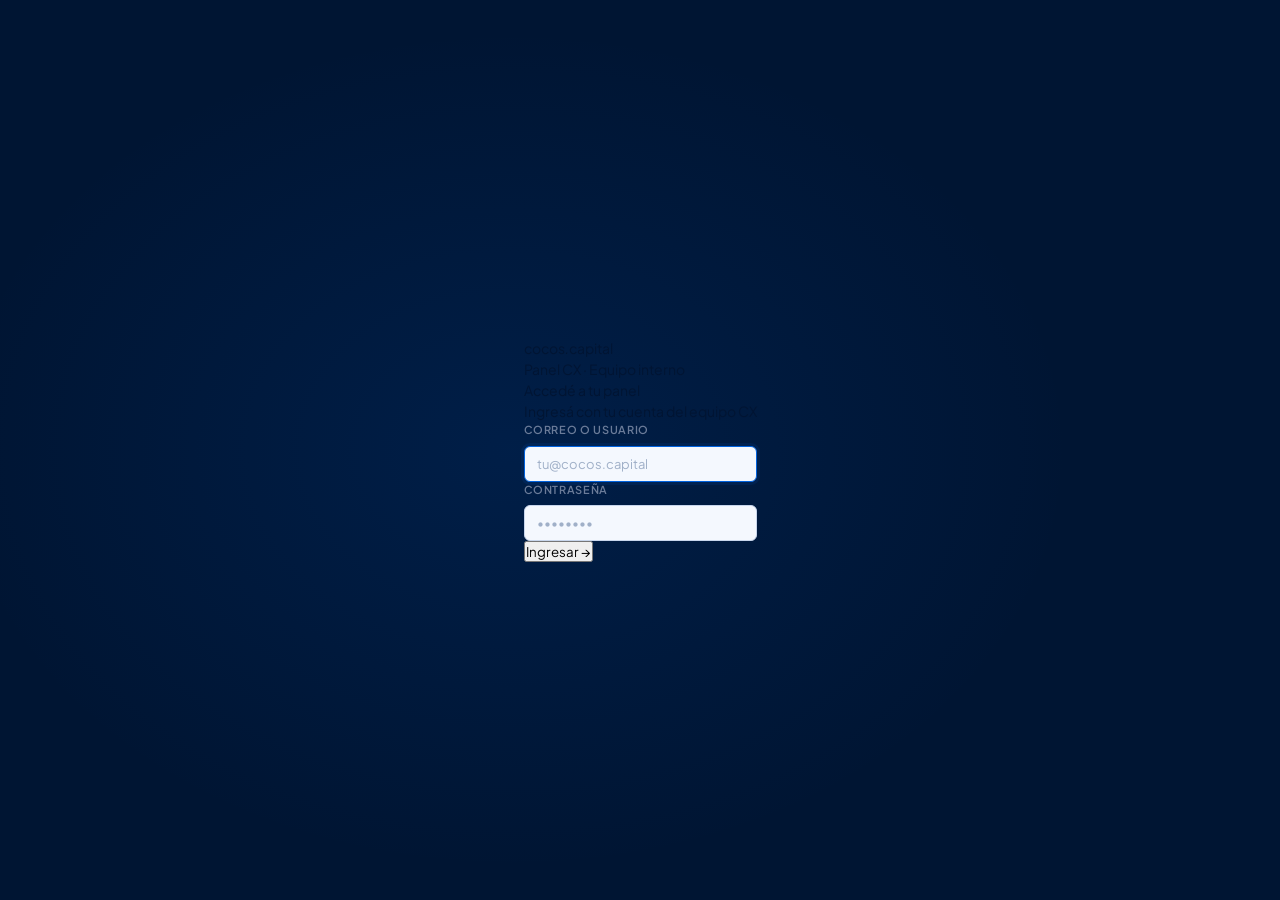
<file: files/index.html>
<!DOCTYPE html>
<html lang="es" class="light">
<head>
<meta charset="UTF-8">
<meta name="viewport" content="width=device-width,initial-scale=1.0">
<title>Panel CX · Cocos Capital</title>
<link href="https://fonts.googleapis.com/css2?family=Plus+Jakarta+Sans:wght@300;400;500;600;700;800&display=swap" rel="stylesheet">
<link rel="stylesheet" href="cocos-ds.css">
<style>
/* ─────────────────────────────────────────
   STATS ROW — 4 KPIs de contexto
───────────────────────────────────────── */
.stats-grid { display: grid; grid-template-columns: repeat(4,1fr); gap: 16px; }
@media (max-width: 900px) { .stats-grid { grid-template-columns: repeat(2,1fr); } }

.stat-tile {
  background: #FFFFFF;
  border: 1px solid #E4EAF3;
  border-radius: 18px;
  padding: 24px;
  min-height: 140px;
  box-shadow: 0 10px 30px rgba(0,21,51,.06);
  position: relative; overflow: hidden;
  transition: transform .15s, box-shadow .15s;
}
.stat-tile:hover { transform: translateY(-2px); box-shadow: 0 16px 40px rgba(0,21,51,.1); }

.stat-tile-top { display: flex; align-items: flex-start; justify-content: space-between; margin-bottom: 14px; }
.stat-tile-icon {
  width: 44px; height: 44px; border-radius: 50%;
  display: flex; align-items: center; justify-content: center;
  font-size: 20px; flex-shrink: 0;
  background: var(--st-bg, rgba(0,98,222,.1));
}
.stat-tile-trend {
  display: inline-flex; align-items: center; gap: 3px;
  font-size: 11px; font-weight: 700; padding: 3px 9px;
  border-radius: 99px; white-space: nowrap;
}
.trend-up   { background: rgba(0,191,140,.12); color: #00A07A; }
.trend-down { background: rgba(240,92,92,.1);  color: var(--red); }
.trend-flat { background: var(--surf-1); color: var(--tx-3); }

.stat-tile-val { font-size: 36px; font-weight: 800; color: var(--tx-0); letter-spacing: -.06em; line-height: 1; margin-bottom: 6px; }
.stat-tile-lbl { font-size: 15px; font-weight: 700; color: var(--tx-0); margin-bottom: 3px; }
.stat-tile-sub { font-size: 13px; color: var(--tx-3); }

/* Loading skeleton */
.skeleton {
  background: linear-gradient(90deg, var(--surf-1) 25%, var(--surf-2) 50%, var(--surf-1) 75%);
  background-size: 200% 100%;
  animation: shimmer 1.4s infinite;
  border-radius: 4px;
}
@keyframes shimmer { 0%{background-position:200% 0} 100%{background-position:-200% 0} }

/* ─────────────────────────────────────────
   TOOLS GRID — modules de trabajo
───────────────────────────────────────── */
.tools-grid { display: grid; grid-template-columns: repeat(3,1fr); gap: 16px; }
@media (max-width: 900px) { .tools-grid { grid-template-columns: 1fr 1fr; } }

.tool-card {
  background: var(--surf-0); border: 1px solid var(--bdr-0); border-radius: 20px;
  padding: 24px; display: flex; flex-direction: column; gap: 14px;
  text-decoration: none; position: relative; overflow: hidden;
  transition: all .18s; cursor: pointer; min-height: 190px;
  box-shadow: var(--sh-card);
}
.tool-card::before { content:''; position:absolute; top:0; left:0; bottom:0; width:3px; background:var(--tc,var(--blue)); opacity:.7; transition:opacity .18s; }
.tool-card:hover { border-color: var(--bdr-1); transform: translateY(-2px); box-shadow: 0 16px 40px rgba(0,21,51,.1); }
.tool-card:hover::before { opacity: 1; }
.tool-header { display: flex; align-items: flex-start; justify-content: space-between; gap: 12px; }
.tool-icon-wrap { width: 42px; height: 42px; border-radius: 12px; background: rgba(0,98,222,.1); border: 1px solid rgba(0,98,222,.15); display: flex; align-items: center; justify-content: center; font-size: 18px; flex-shrink: 0; }
.tool-badge { font-size: 9px; font-weight: 700; padding: 3px 9px; border-radius: 99px; text-transform: uppercase; letter-spacing: .08em; white-space: nowrap; flex-shrink: 0; }
.tool-body { flex: 1; }
.tool-name { font-size: 16px; font-weight: 700; color: var(--tx-0); letter-spacing: -.03em; margin-bottom: 6px; }
.tool-desc { font-size: 13px; color: var(--tx-2); line-height: 1.6; }
.tool-footer { display: flex; align-items: center; justify-content: space-between; margin-top: auto; padding-top: 14px; border-top: 1px solid var(--bdr-0); }
.tool-cta-btn { display: inline-flex; align-items: center; gap: 6px; font-size: 12px; font-weight: 700; color: var(--tx-1); background: var(--surf-1); border: 1px solid var(--bdr-1); padding: 7px 14px; border-radius: 10px; transition: all .15s; white-space: nowrap; }
.tool-card:hover .tool-cta-btn { background: var(--tc,var(--blue)); border-color: var(--tc,var(--blue)); color: #fff; }
.tool-cta-btn svg { width: 11px; height: 11px; transition: transform .15s; }
.tool-card:hover .tool-cta-btn svg { transform: translateX(2px); }

/* ─────────────────────────────────────────
   TWO COLUMN LAYOUT
───────────────────────────────────────── */
.two-col { display: grid; grid-template-columns: minmax(0,1.7fr) 460px; gap: 24px; align-items: start; }
@media (max-width: 1200px) { .two-col { grid-template-columns: 1fr; } }

/* ─────────────────────────────────────────
   NOVEDADES FEED — timeline premium
───────────────────────────────────────── */
.novedades-card {
  background: #FFFFFF; border: 1px solid #E4EAF3;
  border-radius: 20px; padding: 28px 30px;
  box-shadow: 0 10px 30px rgba(0,21,51,.06);
  min-height: 480px;
}
.nov-feed { display: flex; flex-direction: column; }

.nov-empty { text-align: center; padding: 48px 20px; color: var(--tx-3); }
.nov-empty-icon { font-size: 36px; margin-bottom: 12px; opacity: .3; }
.nov-empty-title { font-size: 15px; font-weight: 600; color: var(--tx-2); margin-bottom: 6px; }
.nov-empty-sub { font-size: 13px; color: var(--tx-3); }

/* Timeline item */
.nov-item {
  display: flex; gap: 14px;
  padding: 18px 0;
  border-bottom: 1px solid var(--bdr-0);
  animation: fadeSlide .2s ease both;
  position: relative;
}
.nov-item:last-child { border-bottom: none; padding-bottom: 0; }
.nov-item:first-child { padding-top: 4px; }
@keyframes fadeSlide { from{opacity:0;transform:translateY(6px)} to{opacity:1;transform:translateY(0)} }

/* Timeline dot */
.nov-dot-col { display: flex; flex-direction: column; align-items: center; flex-shrink: 0; width: 36px; }
.nov-dot {
  width: 36px; height: 36px; border-radius: 50%;
  display: flex; align-items: center; justify-content: center;
  font-size: 16px; flex-shrink: 0; flex-basis: 36px;
}
.nov-dot-info   { background: rgba(0,98,222,.12);  }
.nov-dot-warn   { background: rgba(255,149,0,.12); }
.nov-dot-ok     { background: rgba(0,191,140,.12); }
.nov-dot-crit   { background: rgba(240,92,92,.12); }
.nov-line { flex: 1; width: 1px; background: var(--bdr-0); margin-top: 6px; }
.nov-item:last-child .nov-line { display: none; }

/* Content */
.nov-content { flex: 1; min-width: 0; }
.nov-content-top { display: flex; align-items: flex-start; justify-content: space-between; gap: 10px; margin-bottom: 5px; }
.nov-title-row { display: flex; align-items: center; gap: 8px; flex-wrap: wrap; min-width: 0; }
.nov-title { font-size: 14px; font-weight: 600; color: var(--tx-0); line-height: 1.4; }
.nov-pill {
  display: inline-flex; align-items: center; gap: 4px;
  font-size: 10px; font-weight: 700; padding: 3px 9px;
  border-radius: 99px; text-transform: uppercase; letter-spacing: .06em; white-space: nowrap; flex-shrink: 0;
}
.pill-info  { background: rgba(0,98,222,.1); color: #0062DE; border: 1px solid rgba(0,98,222,.2); }
.pill-warn  { background: rgba(255,149,0,.1); color: #D97700; border: 1px solid rgba(255,149,0,.2); }
.pill-ok    { background: rgba(0,191,140,.1); color: #00956E; border: 1px solid rgba(0,191,140,.2); }
.pill-crit  { background: rgba(240,92,92,.1); color: var(--red); border: 1px solid rgba(240,92,92,.2); }
.nov-body { font-size: 13px; color: var(--tx-2); line-height: 1.65; margin-bottom: 8px; white-space: pre-wrap; }
.nov-footer { display: flex; align-items: center; gap: 8px; font-size: 11px; color: var(--tx-3); }
.nov-footer-sep { opacity: .4; }
.nov-admin-actions { margin-left: auto; display: flex; gap: 4px; }
.nov-time { font-size: 11px; color: var(--tx-3); white-space: nowrap; flex-shrink: 0; margin-top: 3px; }

/* Pinned */
.nov-item.is-pinned { background: rgba(0,98,222,.03); margin: 0 -24px; padding: 18px 24px; border-radius: 12px; }

/* Dot hidden (legacy compat) */
.nov-type-dot, .dot-info, .dot-warn, .dot-ok, .dot-crit { display: none; }

.nov-load-more { text-align: center; padding-top: 16px; border-top: 1px solid var(--bdr-0); }

/* Filter chips */
.filter-chips { display: flex; gap: 5px; flex-wrap: wrap; }
.chip {
  padding: 5px 11px; border-radius: 99px;
  font-size: 11px; font-weight: 600; cursor: pointer;
  border: 1px solid var(--bdr-0); background: var(--surf-0);
  color: var(--tx-2); transition: all .12s; user-select: none;
}
.chip:hover { border-color: var(--bdr-1); color: var(--tx-0); }
.chip.active { background: var(--blue); border-color: var(--blue); color: #fff; }

/* ─────────────────────────────────────────
   PLANILLAS PANEL (right column)
───────────────────────────────────────── */
.plan-panel {
  background: var(--surf-0);
  border: 1px solid var(--bdr-0);
  border-radius: var(--r-lg);
  overflow: hidden;
}
.plan-panel-header {
  padding: 16px 20px;
  border-bottom: 1px solid var(--bdr-0);
  display: flex; align-items: center; justify-content: space-between;
}
.plan-panel-title {
  font-size: 12px; font-weight: 700; color: var(--tx-1);
  text-transform: uppercase; letter-spacing: .08em;
}
.plan-list { }

.plan-row {
  display: flex; align-items: center; gap: 14px;
  padding: 13px 20px;
  border-bottom: 1px solid var(--bdr-0);
  transition: background .1s;
  position: relative;
}
.plan-row:last-child { border-bottom: none; }
.plan-row:hover { background: var(--surf-1); }

.plan-ico-wrap {
  width: 34px; height: 34px; border-radius: var(--r-sm);
  background: var(--surf-2); display: flex; align-items: center;
  justify-content: center; font-size: 15px; flex-shrink: 0;
}
.plan-row-content { flex: 1; min-width: 0; }
.plan-row-name {
  font-size: 13px; font-weight: 600; color: var(--tx-0);
  white-space: nowrap; overflow: hidden; text-overflow: ellipsis;
}
.plan-row-desc {
  font-size: 11px; color: var(--tx-3); margin-top: 1px;
  white-space: nowrap; overflow: hidden; text-overflow: ellipsis;
}
.plan-row-tag {
  font-size: 10px; font-weight: 600; padding: 2px 7px;
  background: var(--surf-2); border: 1px solid var(--bdr-0);
  border-radius: 4px; color: var(--tx-3); white-space: nowrap;
  flex-shrink: 0;
}
.plan-open-btn {
  width: 28px; height: 28px; border-radius: var(--r-sm);
  background: transparent; border: 1px solid var(--bdr-0);
  display: flex; align-items: center; justify-content: center;
  cursor: pointer; color: var(--tx-3);
  text-decoration: none; transition: all .12s; flex-shrink: 0;
}
.plan-open-btn:hover { background: var(--surf-2); color: var(--tx-0); border-color: var(--bdr-1); }
.plan-open-btn svg { width: 12px; height: 12px; }
.plan-admin-btns { display: flex; gap: 3px; flex-shrink: 0; }

.plan-add-row {
  display: flex; align-items: center; gap: 10px;
  padding: 13px 20px; cursor: pointer;
  color: var(--tx-3); font-size: 12px; font-weight: 500;
  border-top: 1px solid var(--bdr-0);
  transition: all .12s;
}
.plan-add-row:hover { background: var(--surf-1); color: var(--tx-1); }
.plan-add-row svg { width: 13px; height: 13px; }

.plan-empty {
  padding: 28px 20px; text-align: center;
  font-size: 12px; color: var(--tx-3);
}

/* ─────────────────────────────────────────
   BUTTONS
───────────────────────────────────────── */
.btn {
  display: inline-flex; align-items: center; gap: 6px;
  padding: 8px 14px; border-radius: var(--r-sm);
  font-size: 13px; font-weight: 600; cursor: pointer;
  transition: all .12s; border: none; font-family: var(--ff);
  line-height: 1;
}
.btn svg { width: 13px; height: 13px; flex-shrink: 0; }
.btn-primary   { background: var(--blue); color: #fff; }
.btn-primary:hover   { background: var(--blue-2); }
.btn-secondary { background: transparent; border: 1px solid var(--bdr-1); color: var(--tx-1); }
.btn-secondary:hover { background: var(--bdr-0); color: var(--tx-0); border-color: var(--bdr-2); }
.btn-danger    { background: rgba(240,92,92,.08); border: 1px solid rgba(240,92,92,.2); color: #F87171; }
.btn-danger:hover { background: rgba(240,92,92,.16); }
.btn-sm { padding: 5px 10px; font-size: 11px; }

/* ─────────────────────────────────────────
   MODALS
───────────────────────────────────────── */
.overlay {
  position: fixed; inset: 0;
  background: rgba(4,10,22,.75); backdrop-filter: blur(6px);
  display: none; align-items: center; justify-content: center;
  z-index: 400; padding: 20px;
}
.overlay.on { display: flex; }

.modal {
  background: var(--surf-0);
  border: 1px solid var(--bdr-1);
  border-radius: var(--r-xl);
  width: 100%; max-width: 520px;
  max-height: 90vh; overflow-y: auto;
  box-shadow: var(--sh-lg);
  animation: modalIn .2s cubic-bezier(.34,1.3,.64,1) both;
}
@keyframes modalIn { from{opacity:0;transform:scale(.96) translateY(6px)} to{opacity:1;transform:scale(1) translateY(0)} }

.modal-header {
  padding: 22px 24px 18px;
  border-bottom: 1px solid var(--bdr-0);
  display: flex; align-items: center; justify-content: space-between;
  position: sticky; top: 0; background: var(--surf-0); z-index: 1;
}
.modal-title { font-size: 15px; font-weight: 700; color: var(--tx-0); letter-spacing: -.02em; }
.modal-close {
  width: 28px; height: 28px; border-radius: var(--r-sm);
  background: var(--bdr-0); border: none; display: flex;
  align-items: center; justify-content: center; cursor: pointer;
  color: var(--tx-2); font-size: 14px; transition: all .12s;
}
.modal-close:hover { background: var(--bdr-1); color: var(--tx-0); }
.modal-body { padding: 22px 24px; }
.modal-footer {
  padding: 14px 24px;
  border-top: 1px solid var(--bdr-0);
  display: flex; gap: 8px; justify-content: flex-end;
  position: sticky; bottom: 0; background: var(--surf-0);
}

.field-group { margin-bottom: 14px; }
.field-group label {
  display: block; font-size: 11px; font-weight: 600;
  color: var(--tx-3); text-transform: uppercase;
  letter-spacing: .06em; margin-bottom: 6px;
}
.field-input {
  width: 100%; padding: 10px 13px;
  background: var(--bg); border: 1px solid var(--bdr-0);
  border-radius: var(--r-sm); color: var(--tx-0);
  font-size: 13px; font-family: var(--ff); outline: none;
  transition: border-color .15s, box-shadow .15s;
}
.field-input:focus { border-color: var(--blue); box-shadow: 0 0 0 3px rgba(0,98,222,.12); }
.field-input::placeholder { color: var(--tx-3); }
select.field-input { appearance: none; cursor: pointer; }
textarea.field-input { resize: vertical; min-height: 80px; line-height: 1.6; }
.field-row { display: grid; grid-template-columns: 1fr 1fr; gap: 12px; }

.checkbox-row {
  display: flex; align-items: center; gap: 10px;
  padding: 10px 13px; background: var(--bg);
  border: 1px solid var(--bdr-0); border-radius: var(--r-sm);
  cursor: pointer;
}
.checkbox-row input { width: 14px; height: 14px; accent-color: var(--blue); cursor: pointer; }
.checkbox-row label { font-size: 12px; color: var(--tx-1); cursor: pointer; text-transform: none; letter-spacing: 0; margin: 0; }

/* Change pass overlay */
#chpass-overlay {
  position: fixed; inset: 0;
  background: rgba(4,10,22,.85); backdrop-filter: blur(8px);
  display: none; align-items: center; justify-content: center;
  z-index: 600; padding: 20px;
}
#chpass-overlay.on { display: flex; }

/* ─────────────────────────────────────────
   TOAST
───────────────────────────────────────── */
.toast {
  position: fixed; bottom: 22px; right: 22px;
  padding: 11px 18px; border-radius: var(--r-md);
  font-size: 13px; font-weight: 600;
  box-shadow: var(--sh-md); z-index: 999;
  display: none; align-items: center; gap: 8px;
  background: var(--surf-1); border: 1px solid var(--bdr-1);
  color: var(--tx-0); min-width: 210px;
  animation: toastIn .2s ease;
}
.toast.on { display: flex; }
@keyframes toastIn { from{opacity:0;transform:translateY(6px)} to{opacity:1;transform:translateY(0)} }
.toast.ok  { border-color: rgba(0,191,140,.35); color: var(--green); }
.toast.er  { border-color: rgba(240,92,92,.35); color: var(--red); }
.toast.in  { border-color: rgba(0,98,222,.35);  color: #93C5FD; }

/* ─────────────────────────────────────────
   LOADER
───────────────────────────────────────── */
.spin {
  width: 14px; height: 14px; flex-shrink: 0;
  border: 2px solid var(--bdr-1);
  border-top-color: var(--blue);
  border-radius: 50%; animation: spin .65s linear infinite;
}
@keyframes spin { to { transform: rotate(360deg); } }
.loading-row {
  display: flex; align-items: center; gap: 8px;
  color: var(--tx-3); font-size: 12px; padding: 16px 0;
}

/* ─────────────────────────────────────────
   EVENTOS DEL DÍA
───────────────────────────────────────── */
.eventos-dia-panel { background: #FFFFFF; border: 1px solid #E4EAF3; border-radius: 20px; overflow: hidden; box-shadow: 0 10px 30px rgba(0,21,51,.06); }
.eventos-dia-header { padding: 16px 20px 14px; border-bottom: 1px solid var(--bdr-0); display: flex; align-items: center; justify-content: space-between; }
.eventos-dia-title { font-size: 11px; font-weight: 800; color: var(--tx-0); text-transform: uppercase; letter-spacing: .1em; display: flex; align-items: center; gap: 8px; }
.eventos-dia-count { font-size: 10px; font-weight: 700; padding: 3px 9px; background: rgba(0,98,222,.1); color: var(--blue); border-radius: 99px; }
.evento-dia-item { display: flex; align-items: flex-start; gap: 12px; padding: 13px 20px; border-bottom: 1px solid var(--bdr-0); transition: background .1s; }
.evento-dia-item:last-child { border-bottom: none; }
.evento-dia-item:hover { background: var(--surf-1); }
.evento-dia-icon { width: 36px; height: 36px; border-radius: 10px; display: flex; align-items: center; justify-content: center; font-size: 16px; flex-shrink: 0; }
.evento-dia-dot { width: 7px; height: 7px; border-radius: 50%; flex-shrink: 0; margin-top: 5px; }
.evento-dia-info { flex: 1; min-width: 0; }
.evento-dia-type { font-size: 9px; font-weight: 700; text-transform: uppercase; letter-spacing: .08em; color: var(--tx-3); margin-bottom: 2px; }
.evento-dia-name { font-size: 13px; font-weight: 600; color: var(--tx-0); white-space: nowrap; overflow: hidden; text-overflow: ellipsis; }
.evento-dia-ticker { font-size: 10px; font-family: var(--fm); color: var(--tx-3); margin-top: 2px; }
.eventos-empty { padding: 32px 20px; text-align: center; font-size: 13px; color: var(--tx-3); line-height: 1.6; }
.eventos-footer { padding: 12px 20px; border-top: 1px solid var(--bdr-0); }
.eventos-footer a { font-size: 12px; font-weight: 600; color: var(--blue); display: flex; align-items: center; gap: 5px; text-decoration: none; transition: opacity .12s; }
.eventos-footer a:hover { opacity: .7; }

/* ─────────────────────────────────────────
   BUTTONS
───────────────────────────────────────── */
.btn { display: inline-flex; align-items: center; gap: 7px; padding: 9px 16px; border-radius: 12px; font-family: var(--ff); font-size: 13px; font-weight: 700; cursor: pointer; transition: all .13s; border: none; white-space: nowrap; }
.btn-primary { background: var(--blue); color: #fff; box-shadow: 0 4px 14px rgba(0,98,222,.3); }
.btn-primary:hover { background: var(--blue-2); }
.btn-secondary { background: var(--surf-0); color: var(--tx-0); border: 1px solid var(--bdr-1); }
.btn-secondary:hover { background: var(--surf-1); border-color: var(--bdr-2); }
.btn-ghost { background: transparent; color: var(--tx-1); border: 1px solid var(--bdr-0); }
.btn-ghost:hover { background: var(--surf-1); }
.btn-danger { background: rgba(240,92,92,.1); color: var(--red); border: 1px solid rgba(240,92,92,.2); }
.btn-danger:hover { background: rgba(240,92,92,.18); }
.btn-success { background: rgba(0,191,140,.1); color: #00956E; border: 1px solid rgba(0,191,140,.2); }
.btn-success:hover { background: rgba(0,191,140,.18); }
.btn-sm { padding: 6px 12px; font-size: 12px; border-radius: 8px; }
.btn-xs { padding: 4px 9px; font-size: 11px; border-radius: 6px; gap: 4px; }
.btn svg { width: 13px; height: 13px; flex-shrink: 0; }
.btn-xs svg { width: 11px; height: 11px; }

/* ─────────────────────────────────────────
   FILTER CHIPS
───────────────────────────────────────── */
.filter-chips { display: flex; gap: 4px; flex-wrap: wrap; }
.chip {
  padding: 7px 16px; border-radius: 99px; font-size: 13px; font-weight: 500;
  cursor: pointer; transition: all .13s; border: 1px solid var(--bdr-1);
  background: var(--surf-0); color: var(--tx-2); font-family: var(--ff);
}
.chip:hover { border-color: var(--bdr-2); color: var(--tx-0); }
.chip.active { background: var(--tx-0); color: #fff; border-color: var(--tx-0); font-weight: 600; }
html.light .chip.active { background: var(--night); border-color: var(--night); }

</style>
</head>
<body>

<div id="auth">
  <div class="auth-wrap">
    <div class="auth-logo">
      <div class="auth-logotype">cocos<em>.</em>capital</div>
      <div class="auth-logotype-sub">Panel CX · Equipo interno</div>
    </div>
    <div class="auth-card">
      <div class="auth-card-title">Accedé a tu panel</div>
      <div class="auth-card-sub">Ingresá con tu cuenta del equipo CX</div>
      <div class="form-field">
        <label>Correo o usuario</label>
        <input id="li-e" type="text" placeholder="tu@cocos.capital" autofocus autocomplete="username">
      </div>
      <div class="form-field">
        <label>Contraseña</label>
        <input id="li-p" type="password" placeholder="••••••••" onkeydown="if(event.key==='Enter')doLogin()">
      </div>
      <div class="auth-err" id="auth-err"></div>
      <button class="btn-login" onclick="doLogin()">Ingresar →</button>
    </div>
  </div>
</div>

<!-- ══════════════════════════════════
     APP
══════════════════════════════════ -->


<div id="app" class="app-shell">
  <aside class="app-sidebar">
    <div class="sidebar-logo">
      <div class="sidebar-logotype">cocos<em>.</em></div>
      <div class="sidebar-module-pill">
        <svg viewBox="0 0 16 16" fill="currentColor"><path d="M8.707 1.5a1 1 0 00-1.414 0L.646 8.146a.5.5 0 00.708.708L2 8.207V13.5A1.5 1.5 0 003.5 15h9a1.5 1.5 0 001.5-1.5V8.207l.646.647a.5.5 0 00.708-.708L13 5.793V2.5a.5.5 0 00-.5-.5h-1a.5.5 0 00-.5.5v1.293L8.707 1.5z"/></svg>
        <span>CX Hub</span>
      </div>
    </div>
    <nav class="sidebar-nav">
      <div class="sidebar-section">Herramientas</div>
      <a class="sidebar-item active" href="panel-cx.html">
        <svg viewBox="0 0 16 16" fill="currentColor"><path d="M8.707 1.5a1 1 0 00-1.414 0L.646 8.146a.5.5 0 00.708.708L2 8.207V13.5A1.5 1.5 0 003.5 15h9a1.5 1.5 0 001.5-1.5V8.207l.646.647a.5.5 0 00.708-.708L13 5.793V2.5a.5.5 0 00-.5-.5h-1a.5.5 0 00-.5.5v1.293L8.707 1.5z"/></svg>Inicio
      </a>
      <a class="sidebar-item" href="macros.html">
        <svg viewBox="0 0 16 16" fill="currentColor"><path d="M2 2h5v5H2zm7 0h5v5H9zM2 9h5v5H2zm7 0h5v5H9z"/></svg>Macros
      </a>
      <a class="sidebar-item" href="bitacora.html">
        <svg viewBox="0 0 16 16" fill="currentColor"><path d="M5 0h8a2 2 0 012 2v10a2 2 0 01-2 2H3a2 2 0 01-2-2V1.5A1.5 1.5 0 013 0h2zM3 1a.5.5 0 00-.5.5V12a1 1 0 001 1h9a1 1 0 001-1V2a1 1 0 00-1-1H3z"/><path d="M4.5 5.5A.5.5 0 015 5h6a.5.5 0 010 1H5a.5.5 0 01-.5-.5zm0 2a.5.5 0 01.5-.5h6a.5.5 0 010 1H5a.5.5 0 01-.5-.5zm0 2a.5.5 0 01.5-.5h3a.5.5 0 010 1H5a.5.5 0 01-.5-.5z"/></svg>Bitácora
      </a>
      <a class="sidebar-item" href="base-conocimiento.html">
        <svg viewBox="0 0 16 16" fill="currentColor"><path d="M1 2.828c.885-.37 2.154-.769 3.388-.893 1.33-.134 2.458.063 3.112.752v9.746c-.935-.53-2.12-.603-3.213-.493-1.18.12-2.37.461-3.287.811V2.828zm7.5-.141c.654-.689 1.782-.886 3.112-.752 1.234.124 2.503.523 3.388.893v9.923c-.918-.35-2.107-.692-3.287-.81-1.094-.111-2.278-.039-3.213.492V2.687z"/></svg>Base de conocimiento
      </a>
      <button class="sidebar-item soon">
        <svg viewBox="0 0 16 16" fill="currentColor"><path d="M7 4.5v3h3a.5.5 0 010 1H7V11a.5.5 0 01-1 0V8.5H3a.5.5 0 010-1h3V4.5a.5.5 0 011 0z"/><path d="M14 1H2a1 1 0 00-1 1v12a1 1 0 001 1h12a1 1 0 001-1V2a1 1 0 00-1-1zM2 0a2 2 0 00-2 2v12a2 2 0 002 2h12a2 2 0 002-2V2a2 2 0 00-2-2H2z"/></svg>Organización CX
        <span class="sidebar-soon">Pronto</span>
      </button>
      <button class="sidebar-item soon">
        <svg viewBox="0 0 16 16" fill="currentColor"><path d="M4.715 6.542L3.343 7.914a3 3 0 104.243 4.243l1.828-1.829A3 3 0 008.586 5.5L8 6.086a1.002 1.002 0 00-.154.199 2 2 0 01.861 3.337L6.88 11.45a2 2 0 11-2.83-2.83l.793-.792a4.018 4.018 0 01-.128-1.287z"/><path d="M6.586 4.672A3 3 0 007.414 9.5l.775-.776a2 2 0 01-.896-3.346L9.12 3.55a2 2 0 112.83 2.83l-.793.792c.112.42.155.855.128 1.287l1.372-1.372a3 3 0 10-4.243-4.243L6.586 4.672z"/></svg>Links útiles
        <span class="sidebar-soon">Pronto</span>
      </button>
      <div class="sidebar-sep"></div>
      <div class="sidebar-section">Reportes</div>
      <button class="sidebar-item soon">
        <svg viewBox="0 0 16 16" fill="currentColor"><path d="M0 2a2 2 0 012-2h12a2 2 0 012 2v12a2 2 0 01-2 2H2a2 2 0 01-2-2V2zm4.5 5.5a.5.5 0 000 1h5.793l-2.147 2.146a.5.5 0 00.708.708l3-3a.5.5 0 000-.708l-3-3a.5.5 0 10-.708.708L10.293 7.5H4.5z"/></svg>Escalamientos
        <span class="sidebar-soon">Pronto</span>
      </button>
      <button class="sidebar-item soon">
        <svg viewBox="0 0 16 16" fill="currentColor"><path d="M0 0h1v15h15v1H0V0zm10 3.5a.5.5 0 01.5-.5h4a.5.5 0 01.5.5v4a.5.5 0 01-1 0V4.9l-3.613 4.417a.5.5 0 01-.74.037L7.06 6.767l-3.656 5.027a.5.5 0 01-.808-.588l4-5.5a.5.5 0 01.758-.06l2.609 2.61L13.445 4H10.5a.5.5 0 01-.5-.5z"/></svg>Métricas
        <span class="sidebar-soon">Pronto</span>
      </button>
    </nav>
    <div class="sidebar-footer" style="flex-shrink:0">
      <a class="sidebar-help" href="#" onclick="return false">
        <svg viewBox="0 0 16 16" fill="currentColor"><path d="M8 15A7 7 0 118 1a7 7 0 010 14zm0 1A8 8 0 108 0a8 8 0 000 16z"/><path d="M5.255 5.786a.237.237 0 00.241.247h.825c.138 0 .248-.113.266-.25.09-.656.54-1.134 1.342-1.134.686 0 1.314.343 1.314 1.168 0 .635-.374.927-.965 1.371-.673.489-1.206 1.06-1.168 1.987l.003.217a.25.25 0 00.25.246h.811a.25.25 0 00.25-.25v-.105c0-.718.273-.927 1.01-1.486.609-.463 1.244-.977 1.244-2.056 0-1.511-1.276-2.241-2.673-2.241-1.267 0-2.655.59-2.75 2.286zm1.557 5.763c0 .533.425.927 1.01.927.609 0 1.028-.394 1.028-.927 0-.552-.42-.94-1.029-.94-.584 0-1.009.388-1.009.94z"/></svg>
        <div><div class="sidebar-help-title">¿Necesitás ayuda?</div><div class="sidebar-help-sub">Ir al centro de ayuda</div></div>
      </a>
      <div class="sidebar-sep-ft"></div>
      <div class="sidebar-user">
        <div class="sidebar-av" id="sb-av">?</div>
        <div style="flex:1;min-width:0">
          <div class="sidebar-uname" id="sb-name">—</div>
          <div class="sidebar-urole" id="sb-role">—</div>
        </div>
        <button class="sidebar-logout" onclick="doLogout()" title="Cerrar sesión">
          <svg width="11" height="11" viewBox="0 0 16 16" fill="currentColor"><path fill-rule="evenodd" d="M10 12.5a.5.5 0 01-.5.5h-8a.5.5 0 01-.5-.5v-9a.5.5 0 01.5-.5h8a.5.5 0 01.5.5v2a.5.5 0 001 0v-2A1.5 1.5 0 009.5 2h-8A1.5 1.5 0 000 3.5v9A1.5 1.5 0 001.5 14h8a1.5 1.5 0 001.5-1.5v-2a.5.5 0 00-1 0v2z"/><path fill-rule="evenodd" d="M15.854 8.354a.5.5 0 000-.708l-3-3a.5.5 0 00-.708.708L14.293 7.5H5.5a.5.5 0 000 1h8.793l-2.147 2.146a.5.5 0 00.708.708l3-3z"/></svg>
        </button>
      </div>
    </div>
  </aside>
  <div class="app-main">
  <div class="app-topbar">
    <div class="topbar-title">CX Hub</div>
    <div class="date-pill" id="topbar-date">
      <svg viewBox="0 0 16 16" fill="currentColor"><path d="M11 6.5a.5.5 0 01.5-.5h1a.5.5 0 010 1h-1a.5.5 0 01-.5-.5zm-3 0a.5.5 0 01.5-.5h1a.5.5 0 010 1h-1a.5.5 0 01-.5-.5zm-3 0a.5.5 0 01.5-.5h1a.5.5 0 010 1h-1a.5.5 0 01-.5-.5zM3.5 0a.5.5 0 01.5.5V1h8V.5a.5.5 0 011 0V1h1a2 2 0 012 2v11a2 2 0 01-2 2H2a2 2 0 01-2-2V3a2 2 0 012-2h1V.5a.5.5 0 01.5-.5zM1 4v10a1 1 0 001 1h12a1 1 0 001-1V4H1z"/></svg>
      <span id="topbar-date-text"></span>
    </div>
    <div class="topbar-actions">
      <button class="icon-button" id="theme-btn" onclick="toggleTheme()" title="Cambiar tema">🌙</button>
      <div style="position:relative">
        <button class="icon-button" id="notif-btn" onclick="cxNotifToggle()" title="Notificaciones">
          🔔<span id="notif-badge" style="display:none;position:absolute;top:4px;right:4px;width:8px;height:8px;border-radius:50%;background:#0062DE;border:2px solid var(--c-card)"></span>
        </button>
      </div>
      <div class="user-pill" onclick="showUserMenu()">
        <div class="user-av" id="u-av">?</div>
        <div><div class="user-name" id="u-name">—</div><div class="user-role" id="u-role">—</div></div>
      </div>
      <button class="primary-action admin-only" id="btn-nueva-nov" onclick="openNov()" style="display:none">+ Novedad</button>
    </div>
  </div>
    <div class="app-content">


      <!-- PAGE HEADER -->
      <div class="page-header">
        <div>
          <div class="greeting-eyebrow">Cocos Capital · CX Hub</div>
          <div class="greeting-title" id="greeting-title">Bienvenida 👋</div>
          <div class="greeting-sub" id="greeting-sub">Todo lo que necesitás, en un solo lugar</div>
        </div>
        <div class="page-actions">
          <button class="btn btn-ghost btn-sm admin-only" id="btn-usuarios" onclick="openUserMgmt()" style="display:none">
            <svg viewBox="0 0 16 16" fill="currentColor" width="12" height="12"><path d="M15 14s1 0 1-1-1-4-5-4-5 3-5 4 1 1 1 1h8zm-7.978-1A.261.261 0 017 13c0-1.01.895-2.937 3-2.937S13 11.99 13 13a.261.261 0 01-.022.013H7.022zm-1.144-2.675A4.5 4.5 0 006 9.75c.527.86.5 1.91.5 2.75H1s-1 0-1-1 1-4 5-4c.468 0 .915.037 1.344.11A3.003 3.003 0 004.5 7.5c0-1.657 1.343-3 3-3s3 1.343 3 3a3.003 3.003 0 00-1.344 4.625z"/></svg>
            Usuarios
          </button>
        </div>
      </div>

      <!-- STATS -->
      <div class="section">
        <div class="section-header">
          <div class="section-label">Resumen</div>
        </div>
        <div class="stats-grid" id="stats-row">
          <div class="stat-tile"><div class="skeleton" style="height:28px;width:44px;margin-bottom:8px"></div><div class="skeleton" style="height:11px;width:64px"></div></div>
          <div class="stat-tile"><div class="skeleton" style="height:28px;width:44px;margin-bottom:8px"></div><div class="skeleton" style="height:11px;width:64px"></div></div>
          <div class="stat-tile"><div class="skeleton" style="height:28px;width:44px;margin-bottom:8px"></div><div class="skeleton" style="height:11px;width:64px"></div></div>
          <div class="stat-tile"><div class="skeleton" style="height:28px;width:44px;margin-bottom:8px"></div><div class="skeleton" style="height:11px;width:64px"></div></div>
        </div>
      </div>


      <!-- TWO COL: NOVEDADES + EVENTOS DEL DÍA -->
      <div class="two-col">

        <!-- NOVEDADES -->
        <div class="section">
          <div class="section-header">
            <div class="section-label">Novedades del equipo</div>
            <div class="section-action">
              <div class="filter-chips" id="filter-chips">
                <span class="chip active" data-val="" onclick="setFilter(this,'')">Todas</span>
                <span class="chip" data-val="info" onclick="setFilter(this,'info')">Info</span>
                <span class="chip" data-val="warn" onclick="setFilter(this,'warn')">Alerta</span>
                <span class="chip" data-val="ok" onclick="setFilter(this,'ok')">Resuelto</span>
                <span class="chip" data-val="crit" onclick="setFilter(this,'crit')">Crítico</span>
              </div>
            </div>
          </div>
          <div class="novedades-card">
            <select id="nov-filtro" style="display:none"></select>
            <div class="nov-feed" id="novedades-wrap">
              <div class="loading-row"><div class="spin"></div>Cargando novedades…</div>
            </div>
            <div class="nov-load-more" id="nov-load-more" style="display:none">
              <button class="btn btn-secondary btn-sm" style="width:100%" onclick="loadMoreNovedades()">Ver más novedades</button>
            </div>
          </div>
        </div>

        <!-- EVENTOS DEL DÍA -->
        <div class="section" id="eventos-dia-section">
          <div class="section-header">
            <div class="section-label">Hoy en Bitácora</div>
            <a href="bitacora.html" style="font-size:11px;color:var(--tx-3);text-decoration:none;font-weight:500" onclick="localStorage.setItem('cx_came_from_panel','1')">Ver todo →</a>
          </div>
          <div class="eventos-dia-panel" id="eventos-dia-wrap">
            <div class="loading-row" style="padding:16px 14px"><div class="spin"></div>Cargando…</div>
          </div>
        </div>

      </div>

      <!-- PLANILLAS -->
      <div class="section">
        <div class="section-header">
          <div class="section-label">Planillas y recursos</div>
          <button class="btn btn-secondary btn-sm admin-only" id="btn-add-plan" onclick="openPlan()" style="display:none">+ Agregar</button>
        </div>
        <div class="plan-panel">
          <div id="planillas-grid">
            <div class="loading-row" style="padding:16px 20px"><div class="spin"></div>Cargando…</div>
          </div>
        </div>
      </div>

    </div><!-- /canvas -->
  </div><!-- /main-area -->


    </div><!-- /app-content -->
  </div><!-- /app-main -->
</div><!-- /app -->



<!-- NOTIFICATION PANEL -->
<div id="notif-panel" style="display:none;position:fixed;top:52px;right:0;width:380px;height:calc(100vh - 52px);background:var(--surf-0);border-left:1px solid var(--bdr-0);z-index:400;box-shadow:-4px 0 32px rgba(0,0,0,.35);flex-direction:column;overflow:hidden">
  <div style="padding:16px 20px;border-bottom:1px solid var(--bdr-0);display:flex;align-items:center;justify-content:space-between;flex-shrink:0">
    <div style="font-size:15px;font-weight:700;color:var(--tx-0)">Notificaciones</div>
    <div style="display:flex;gap:8px;align-items:center">
      <button onclick="cxNotifMarkAll()" style="font-size:11px;color:var(--blue);background:none;border:none;cursor:pointer;font-family:var(--ff)">Marcar todo leído</button>
      <button onclick="cxNotifToggle()" style="background:none;border:none;cursor:pointer;color:var(--tx-3);font-size:20px;line-height:1;padding:0">×</button>
    </div>
  </div>
  <div id="notif-list" style="flex:1;overflow-y:auto;padding:6px 0"></div>
</div>
<div id="notif-overlay" onclick="cxNotifToggle()" style="display:none;position:fixed;inset:0;z-index:399"></div>

<!-- USER MANAGEMENT MODAL (admin only) -->
<div class="overlay" id="overlay-users" onclick="if(event.target===this)closeUserMgmt()">
  <div class="modal" style="max-width:700px;width:96vw">
    <div class="modal-header">
      <div class="modal-title">Gestión de usuarios</div>
      <button class="modal-close" onclick="closeUserMgmt()">✕</button>
    </div>
    <div class="modal-body">
      <div style="display:flex;justify-content:space-between;align-items:center;margin-bottom:16px">
        <div style="font-size:13px;color:var(--tx-2)">Todos los usuarios con acceso al sistema CX.</div>
        <button class="btn btn-primary" onclick="openNewUser()" style="font-size:12px;padding:7px 14px">+ Nuevo usuario</button>
      </div>
      <div id="user-mgmt-list" style="display:flex;flex-direction:column;gap:8px"></div>
    </div>
  </div>
</div>

<!-- NEW/EDIT USER MODAL -->
<div class="overlay" id="overlay-user-form" onclick="if(event.target===this)closeUserForm()">
  <div class="modal" style="max-width:440px">
    <div class="modal-header">
      <div class="modal-title" id="user-form-title">Nuevo usuario</div>
      <button class="modal-close" onclick="closeUserForm()">✕</button>
    </div>
    <div class="modal-body">
      <input type="hidden" id="uf-id">
      <div class="field-group"><label>Nombre completo</label><input class="field-input" id="uf-name" placeholder="Ej: Ana García"></div>
      <div class="field-group"><label>Email</label><input class="field-input" id="uf-email" type="email" placeholder="ana@cocos.capital"></div>
      <div class="field-group"><label>Username</label><input class="field-input" id="uf-username" placeholder="anagarcia"></div>
      <div class="field-group"><label>Contraseña</label><input class="field-input" id="uf-pass" type="password" placeholder="Mínimo 6 caracteres"></div>
      <div class="field-group"><label>Rol</label>
        <select class="field-input" id="uf-role">
          <option value="agente">Agente</option>
          <option value="calidad">Calidad</option>
          <option value="admin">Admin</option>
        </select>
      </div>
    </div>
    <div class="modal-footer">
      <button class="btn btn-ghost" onclick="closeUserForm()">Cancelar</button>
      <button class="btn btn-primary" onclick="saveUserForm()">Guardar</button>
    </div>
  </div>
</div>

<!-- ══════════════════════════════════
     MODAL NOVEDAD
══════════════════════════════════ -->
<div class="overlay" id="overlay-nov" onclick="if(event.target===this)closeNov()">
  <div class="modal">
    <div class="modal-header">
      <div class="modal-title" id="nov-modal-title">Nueva novedad</div>
      <button class="modal-close" onclick="closeNov()">✕</button>
    </div>
    <div class="modal-body">
      <input type="hidden" id="nov-id">
      <div class="field-group">
        <label>Título</label>
        <input class="field-input" id="nov-titulo" placeholder="Ej: Cambio en flujo de aperturas…">
      </div>
      <div class="field-row">
        <div class="field-group">
          <label>Tipo</label>
          <select class="field-input" id="nov-tipo">
            <option value="info">ℹ️ Info</option>
            <option value="warn">⚠️ Alerta</option>
            <option value="ok">✅ Resuelto</option>
            <option value="crit">🔴 Crítico</option>
          </select>
        </div>
        <div class="field-group">
          <label>Área</label>
          <select class="field-input" id="nov-area">
            <option>App</option><option>Procesos</option><option>Sistemas</option>
            <option>General</option><option>Inversiones</option><option>Onboarding</option>
          </select>
        </div>
      </div>
      <div class="field-group">
        <label>Descripción</label>
        <textarea class="field-input" id="nov-body" rows="4" placeholder="Describí el cambio, qué se rompió, cómo impacta al equipo…"></textarea>
      </div>
      <div class="checkbox-row">
        <input type="checkbox" id="nov-pinned">
        <label for="nov-pinned">📌 Fijar al tope — novedad importante o urgente</label>
      </div>
    </div>
    <div class="modal-footer">
      <button class="btn btn-secondary" onclick="closeNov()">Cancelar</button>
      <button class="btn btn-primary" onclick="saveNovedad()">Publicar</button>
    </div>
  </div>
</div>

<!-- ══════════════════════════════════
     MODAL PLANILLA
══════════════════════════════════ -->
<div class="overlay" id="overlay-plan" onclick="if(event.target===this)closePlan()">
  <div class="modal">
    <div class="modal-header">
      <div class="modal-title" id="plan-modal-title">Agregar planilla</div>
      <button class="modal-close" onclick="closePlan()">✕</button>
    </div>
    <div class="modal-body">
      <input type="hidden" id="plan-id">
      <div class="field-group"><label>Nombre</label><input class="field-input" id="plan-nombre" placeholder="Ej: Control de onboarding"></div>
      <div class="field-group"><label>URL del recurso</label><input class="field-input" id="plan-url" placeholder="https://docs.google.com/..."></div>
      <div class="field-group"><label>Descripción (para qué sirve)</label><textarea class="field-input" id="plan-desc" rows="2" placeholder="Breve descripción de uso…"></textarea></div>
      <div class="field-row">
        <div class="field-group"><label>Emoji / Ícono</label><input class="field-input" id="plan-ico" placeholder="📊" maxlength="4" value="📊"></div>
        <div class="field-group"><label>Etiqueta</label><input class="field-input" id="plan-tag" placeholder="Ej: Onboarding, Retiros…"></div>
      </div>
    </div>
    <div class="modal-footer">
      <button class="btn btn-secondary" onclick="closePlan()">Cancelar</button>
      <button class="btn btn-primary" onclick="savePlanilla()">Guardar</button>
    </div>
  </div>
</div>

<!-- ══════════════════════════════════
     CHANGE PASS
══════════════════════════════════ -->
<div id="chpass-overlay">
  <div class="modal" style="max-width:400px">
    <div class="modal-header">
      <div>
        <div class="modal-title">¡Bienvenido/a al equipo! 👋</div>
        <div style="font-size:12px;color:var(--tx-2);margin-top:3px">Elegí tu contraseña personal antes de continuar</div>
      </div>
    </div>
    <div class="modal-body">
      <div class="field-group"><label>Nueva contraseña</label><input class="field-input" id="cp-new" type="password" placeholder="Mínimo 6 caracteres" oninput="checkPassMatch()"></div>
      <div class="field-group"><label>Confirmar contraseña</label><input class="field-input" id="cp-confirm" type="password" placeholder="Repetí la contraseña" oninput="checkPassMatch()"></div>
      <div id="cp-err" style="font-size:12px;color:var(--red);display:none;margin-top:-4px">Las contraseñas no coinciden</div>
      <div id="cp-weak" style="font-size:12px;color:var(--amber);display:none;margin-top:-4px">Mínimo 6 caracteres</div>
    </div>
    <div class="modal-footer">
      <button class="btn btn-secondary" onclick="skipPassChange()">Ahora no</button>
      <button class="btn btn-primary" id="cp-save-btn" onclick="saveNewPass()">Guardar contraseña</button>
    </div>
  </div>
</div>

<div class="toast" id="toast"></div>

<!-- ══════════════════════════════════
     JAVASCRIPT — unchanged logic
══════════════════════════════════ -->


<div id="toast"></div>
<script>

// ════════════════════════════════════════
// SUPABASE
// ════════════════════════════════════════
const SB_URL = 'https://eeooeuamhykqhcivzdip.supabase.co';
const SB_KEY = 'eyJhbGciOiJIUzI1NiIsInR5cCI6IkpXVCJ9.eyJpc3MiOiJzdXBhYmFzZSIsInJlZiI6ImVlb29ldWFtaHlrcWhjaXZ6ZGlwIiwicm9sZSI6ImFub24iLCJpYXQiOjE3NzYwOTYxMjQsImV4cCI6MjA5MTY3MjEyNH0.aLPo9oyK9FxQpriIfR3edC4zxBLJZvE9hgS-6sd3q1g';
const SB_H   = { 'apikey':SB_KEY, 'Authorization':'Bearer '+SB_KEY, 'Content-Type':'application/json' };

async function sbGet(table, q='select=*'){
  try{
    const r = await fetch(`${SB_URL}/rest/v1/${table}?${q}`, {headers:SB_H});
    return r.ok ? await r.json() : null;
  }catch(e){ return null; }
}
async function sbUpsert(table, data){
  try{
    const r = await fetch(`${SB_URL}/rest/v1/${table}`, {
      method:'POST',
      headers:{...SB_H,'Prefer':'resolution=merge-duplicates','return':'representation'},
      body: JSON.stringify(data)
    });
    return r.ok;
  }catch(e){ return false; }
}
async function sbDel(table, id){
  try{
    const r = await fetch(`${SB_URL}/rest/v1/${table}?id=eq.${id}`, {method:'DELETE', headers:SB_H});
    return r.ok;
  }catch(e){ return false; }
}

// ════════════════════════════════════════
// SESSION
// ════════════════════════════════════════
const SESSION_KEY = 'cx_session';
let CU = null, USERS = [];

function loadSharedSession(){
  try{
    const raw = localStorage.getItem(SESSION_KEY);
    if(!raw) return null;
    const data = JSON.parse(raw);
    if(Date.now()-data.ts > 8*60*60*1000){ localStorage.removeItem(SESSION_KEY); return null; }
    return data;
  }catch(e){ return null; }
}
function saveSharedSession(u){
  const data = { id:u.id, email:u.email, name:u.name, username:u.username||'',
                 role:u.role, active:u.active,
                 av:(u.name||'?').split(' ').map(w=>w[0]).join('').toUpperCase().slice(0,2),
                 passChanged:u.passChanged||u.pass_changed||false, ts:Date.now() };
  localStorage.setItem(SESSION_KEY, JSON.stringify(data));
}
function clearSharedSession(){ localStorage.removeItem(SESSION_KEY); }

// ════════════════════════════════════════
// INIT
// ════════════════════════════════════════
window.addEventListener('DOMContentLoaded', async ()=>{
  applyTheme();
  await loadUsers();
  const sess = loadSharedSession();
  if(sess){
    CU = USERS.find(u=>u.email===sess.email && u.active) || sess;
    initApp();
  }
});

async function loadUsers(){
  const local = JSON.parse(localStorage.getItem('m4_users')||'null');
  if(local && local.length) USERS = local;
  try{
    const r = await fetch(`${SB_URL}/rest/v1/users?select=*&order=created_at.asc`, {headers:SB_H});
    if(r.ok){
      const data = await r.json();
      if(data && data.length){
        USERS = data.map(u=>({...u, passChanged:u.pass_changed}));
        localStorage.setItem('m4_users', JSON.stringify(USERS));
        return;
      }
    }
  }catch(e){}
  if(!USERS.length){
    USERS = [{id:'u1',email:'mirdiaz@cocos.capital',pass:'cocos2024',name:'Mir Díaz',username:'mirdiaz',role:'admin',active:true,av:'MD',passChanged:true}];
  }
}

async function doLogin(){
  const input = document.getElementById('li-e').value.trim();
  const pass  = document.getElementById('li-p').value.trim();
  const err   = document.getElementById('auth-err');
  const btn   = document.querySelector('.btn-login');
  err.style.display = 'none';
  if(!input||!pass){ err.textContent='Completá usuario y contraseña'; err.style.display='block'; return; }
  if(!USERS.length){
    btn.textContent='Cargando...'; btn.disabled=true;
    await loadUsers();
    btn.textContent='Ingresar →'; btn.disabled=false;
  }
  const u = USERS.find(x=>x.active && x.pass===pass && (
    x.email.toLowerCase()===input.toLowerCase() ||
    (x.username && x.username.toLowerCase()===input.toLowerCase())
  ));
  if(!u){ err.textContent='Credenciales incorrectas'; err.style.display='block'; return; }
  saveSharedSession(u);
  CU = u;
  initApp();
}

function sbNav(page, btn){
  document.querySelectorAll('.sb-item').forEach(el=>el.classList.remove('active'));
  if(btn) btn.classList.add('active');
  document.getElementById('topbar-title').textContent =
    page==='home'?'Inicio':page.charAt(0).toUpperCase()+page.slice(1);
}

function initShell(user){
  // Populate shared sidebar + topbar elements
  const av = user.av || (user.name||'?').split(' ').map(w=>w[0]).join('').toUpperCase().slice(0,2);
  const firstName = (user.name||'').split(' ')[0];
  // Topbar user pill
  const uAv = document.getElementById('u-av'); if(uAv) uAv.textContent = av;
  const uN  = document.getElementById('u-name'); if(uN) uN.textContent = firstName;
  const uR  = document.getElementById('u-role'); if(uR) uR.textContent = user.role==='admin'?'Admin':'Equipo';
  // Sidebar user card
  const sbAv = document.getElementById('sb-av'); if(sbAv) sbAv.textContent = av;
  const sbN  = document.getElementById('sb-name'); if(sbN) sbN.textContent = user.name||firstName;
  const sbR  = document.getElementById('sb-role'); if(sbR) sbR.textContent = user.role==='admin'?'Admin':'Equipo';
  // Topbar date
  const now = new Date();
  const dateEl = document.getElementById('topbar-date-text');
  if(dateEl) dateEl.textContent = now.toLocaleDateString('es-AR',{weekday:'long',day:'numeric',month:'long'});
  // Admin-only elements
  if(user.role==='admin'){
    document.querySelectorAll('.admin-only').forEach(el=>el.style.display='inline-flex');
  }
  // Theme
  applyTheme();
}

function initApp(){
  document.getElementById('auth').style.display = 'none';
  document.getElementById('app').classList.add('on');
  const av = CU.av || (CU.name||'?').split(' ').map(w=>w[0]).join('').toUpperCase().slice(0,2);
  const firstName = (CU.name||'').split(' ')[0];
  // Header user pill
  document.getElementById('u-av').textContent   = av;
  document.getElementById('u-name').textContent = firstName;
  document.getElementById('u-role').textContent = CU.role==='admin'?'Admin':'Agente';
  // Sidebar user
  document.getElementById('sb-av').textContent   = av;
  document.getElementById('sb-name').textContent = CU.name||firstName;
  document.getElementById('sb-role').textContent = CU.role==='admin'?'Admin':'Team';
  const now = new Date();
  const dateText = now.toLocaleDateString('es-AR',{weekday:'long',day:'numeric',month:'long'});
  const dateEl = document.getElementById('topbar-date-text');
  if(dateEl) dateEl.textContent = dateText;
  const isAdmin = CU.role==='admin';
  if(isAdmin){
    document.getElementById('btn-nueva-nov').style.display = 'inline-flex';
    document.getElementById('btn-add-plan').style.display  = 'inline-flex';
    document.getElementById('btn-usuarios').style.display  = 'inline-flex';
  }
  document.querySelectorAll('.admin-only').forEach(el=>el.style.display=isAdmin?'':'none');
  const h = now.getHours();
  const g = h<12?'Buenos días':h<19?'Buenas tardes':'Buenas noches';
  document.getElementById('greeting-title').textContent = `${g}, ${firstName} 👋`;
  loadStats();
  loadNovedades();
  loadPlanillas();
  loadEventosDia();
  cxNotifBadge();
  if(!CU.passChanged) setTimeout(()=>document.getElementById('chpass-overlay').classList.add('on'), 700);
}

async function loadEventosDia(){
  const el = document.getElementById('eventos-dia-wrap');
  if(!el) return;
  // Use local date to avoid UTC offset issues (Argentina = UTC-3)
  const now = new Date();
  const todayStr = `${now.getFullYear()}-${String(now.getMonth()+1).padStart(2,'0')}-${String(now.getDate()).padStart(2,'0')}`;
  const data = await sbGet('bit_events',`select=type,company,tickers,date&date=eq.${todayStr}&order=type.asc`);
  const eventos = data || [];
  // Color per type
  function evColor(t){
    const n=(t||'').toLowerCase().normalize('NFD').replace(/[\u0300-\u036f]/g,'');
    if(n.includes('renta'))    return '#F59E0B';
    if(n.includes('amortiz'))  return '#3B82F6';
    if(n.includes('dividendo'))return '#10B981';
    if(n.includes('licitac'))  return '#8B5CF6';
    if(n.includes('canje')||n.includes('rescate')) return '#F97316';
    return '#94A3B8';
  }
  function shortType(t){
    const n=(t||'').toLowerCase().normalize('NFD').replace(/[\u0300-\u036f]/g,'');
    if(n.includes('renta'))    return 'Pago de renta';
    if(n.includes('amortiz'))  return 'Amortización';
    if(n.includes('dividendo'))return 'Dividendos';
    if(n.includes('licitac'))  return 'Licitación';
    if(n.includes('canje'))    return 'Canje';
    return t;
  }
  if(!eventos.length){
    // Show elegant empty state — section stays visible
    el.innerHTML = `
      <div style="padding:36px 20px;text-align:center">
        <div style="font-size:32px;margin-bottom:12px;opacity:.25">📅</div>
        <div style="font-size:14px;font-weight:600;color:var(--tx-1);margin-bottom:5px">Sin eventos para hoy</div>
        <div style="font-size:13px;color:var(--tx-3);line-height:1.5">No hay vencimientos ni eventos<br>de mercado programados.</div>
        <a href="bitacora.html" onclick="localStorage.setItem('cx_came_from_panel','1')"
          style="display:inline-flex;align-items:center;gap:5px;margin-top:16px;font-size:12px;font-weight:600;color:var(--blue);text-decoration:none">
          Ver Bitácora → 
        </a>
      </div>`;
    return;
  }
  const count = `<span class="eventos-dia-count">${eventos.length}</span>`;
  const items = eventos.map(e=>{
    const dot = evColor(e.type);
    const tks = (e.tickers||[]).slice(0,3).join(' · ');
    return`<div class="evento-dia-item">
      <div class="evento-dia-dot" style="background:${dot}"></div>
      <div class="evento-dia-info">
        <div class="evento-dia-type">${shortType(e.type)}</div>
        <div class="evento-dia-name">${e.company||tks||'—'}</div>
        ${tks?`<div class="evento-dia-ticker">${tks}</div>`:''}
      </div>
    </div>`;
  }).join('');
  el.innerHTML = `
    <div class="eventos-dia-header">
      <div class="eventos-dia-title">📅 Hoy ${count}</div>
    </div>
    ${items}
    <div class="eventos-footer">
      <a href="bitacora.html" onclick="localStorage.setItem('cx_came_from_panel','1')">
        Ver Bitácora completa
        <svg width="11" height="11" viewBox="0 0 16 16" fill="currentColor"><path d="M4 8a.5.5 0 01.5-.5h5.793L8.146 5.354a.5.5 0 11.708-.708l3 3a.5.5 0 010 .708l-3 3a.5.5 0 01-.708-.708L10.293 8.5H4.5A.5.5 0 014 8z"/></svg>
      </a>
    </div>`;
}

// ════════════════════════════════════════
// STATS
// ════════════════════════════════════════
async function loadStats(){
  const el = document.getElementById('stats-row');
  // Local date string (avoids UTC offset issues)
  const now = new Date();
  const todayStr = `${now.getFullYear()}-${String(now.getMonth()+1).padStart(2,'0')}-${String(now.getDate()).padStart(2,'0')}`;

  const [novedades, eventosHoy, alertas, resueltos] = await Promise.all([
    // Novedades del equipo
    sbGet('novedades','select=id').then(d=>d?.length??'—'),
    // Eventos en Bitácora para hoy
    sbGet('bit_events',`select=id&date=eq.${todayStr}`).then(d=>d?.length??0),
    // Alertas = novedades tipo "crit" o "warn"
    sbGet('novedades','select=id&or=(tipo.eq.crit,tipo.eq.warn)').then(d=>d?.length??0),
    // Resueltos hoy = bit_events completados hoy
    sbGet('bit_events',`select=id&complete=eq.yes&date=eq.${todayStr}`).then(d=>d?.length??0),
  ]);

  const alertNum = typeof alertas === 'number' ? alertas : parseInt(alertas)||0;

  const items = [
    {
      val: novedades,
      lbl: 'Novedades nuevas',
      sub: 'Comunicaciones del equipo',
      icon: '🔔', trendClass: 'trend-up', trendLbl: 'hoy',
      bg: '#D7ECFE',
    },
    {
      val: eventosHoy,
      lbl: 'Eventos del día',
      sub: 'En Bitácora para hoy',
      icon: '📅', trendClass: 'trend-flat', trendLbl: 'hoy',
      bg: 'rgba(0,191,140,.12)',
    },
    {
      val: alertas,
      lbl: 'Alertas activas',
      sub: 'Novedades tipo alerta o crítico',
      icon: '⚠️',
      trendClass: alertNum > 0 ? 'trend-down' : 'trend-flat',
      trendLbl: alertNum > 0 ? 'revisar' : 'ok',
      bg: 'rgba(255,149,0,.12)',
    },
    {
      val: resueltos,
      lbl: 'Resueltos hoy',
      sub: 'Eventos completados en Bitácora',
      icon: '✅', trendClass: 'trend-up', trendLbl: 'hoy',
      bg: 'rgba(163,120,243,.14)',
    },
  ];
  el.innerHTML = items.map(i=>`
    <div class="stat-tile">
      <div class="stat-tile-top">
        <div class="stat-tile-icon" style="background:${i.bg}">${i.icon}</div>
        <span class="stat-tile-trend ${i.trendClass}">${i.trendLbl}</span>
      </div>
      <div class="stat-tile-val">${i.val}</div>
      <div class="stat-tile-lbl">${i.lbl}</div>
      <div class="stat-tile-sub">${i.sub}</div>
    </div>`).join('');
}

// ════════════════════════════════════════
// NOVEDADES
// ════════════════════════════════════════
let NOVEDADES = [], NOV_PAGE = 10, NOV_SHOWN = 10;
let _novFiltro = '';

function setFilter(el, val){
  document.querySelectorAll('#filter-chips .chip').forEach(c=>c.classList.remove('active'));
  el.classList.add('active');
  _novFiltro = val;
  // sync hidden select for JS compat
  const sel = document.getElementById('nov-filtro');
  if(sel){ sel.innerHTML = `<option value="${val}">${val}</option>`; sel.value = val; }
  renderNovedades();
}

async function loadNovedades(){
  const data = await sbGet('novedades','select=*&order=pinned.desc,fecha.desc');
  if(data !== null){
    NOVEDADES = data;
    localStorage.setItem('cx_novedades_cache', JSON.stringify(data));
  } else {
    NOVEDADES = JSON.parse(localStorage.getItem('cx_novedades_cache')||'[]');
  }
  renderNovedades();
}

function renderNovedades(){
  const el      = document.getElementById('novedades-wrap');
  const isAdmin = CU?.role==='admin';
  const filtro  = _novFiltro;

  const dotIcon  = { info:'ℹ️', warn:'⚠️', ok:'✅', crit:'🚨' };
  const dotClass = { info:'nov-dot-info', warn:'nov-dot-warn', ok:'nov-dot-ok', crit:'nov-dot-crit' };
  const pillClass = { info:'pill-info', warn:'pill-warn', ok:'pill-ok', crit:'pill-crit' };
  const label     = { info:'Info', warn:'Alerta', ok:'Resuelto', crit:'Crítico' };

  let lista = NOVEDADES.filter(n => !filtro || n.tipo===filtro);

  if(!lista.length){
    el.innerHTML = `<div class="nov-empty">
      <div class="nov-empty-icon">📭</div>
      <div class="nov-empty-title">Sin novedades${filtro?' de este tipo':' por ahora'}</div>
      <div class="nov-empty-sub">Cuando el equipo publique una novedad,<br>va a aparecer acá.</div>
    </div>`;
    document.getElementById('nov-load-more').style.display='none';
    return;
  }

  function timeAgo(dateStr){
    if(!dateStr) return '';
    const diff = Date.now() - new Date(dateStr).getTime();
    const m = Math.floor(diff/60000);
    if(m < 1) return 'ahora';
    if(m < 60) return `hace ${m} min`;
    const h = Math.floor(m/60);
    if(h < 24) return `hace ${h}h`;
    const d = Math.floor(h/24);
    return `hace ${d}d`;
  }

  const shown = lista.slice(0, NOV_SHOWN);
  el.innerHTML = shown.map((n,i)=>`
    <div class="nov-item${n.pinned?' is-pinned':''}" style="animation-delay:${i*0.04}s">
      <div class="nov-dot-col">
        <div class="nov-dot ${dotClass[n.tipo]||'nov-dot-info'}">${dotIcon[n.tipo]||'ℹ️'}</div>
        <div class="nov-line"></div>
      </div>
      <div class="nov-content">
        <div class="nov-content-top">
          <div class="nov-title-row">
            <div class="nov-title">${esc(n.titulo)}</div>
            <span class="nov-pill ${pillClass[n.tipo]||'pill-info'}">${label[n.tipo]||n.tipo}</span>
          </div>
          <span class="nov-time">${timeAgo(n.fecha)}</span>
        </div>
        ${n.cuerpo?`<div class="nov-body">${esc(n.cuerpo)}</div>`:''}
        <div class="nov-footer">
          <span>${n.area||'General'}</span>
          <span class="nov-footer-sep">·</span>
          <span>Por ${n.autor||'—'}</span>
          ${isAdmin?`<div class="nov-admin-actions">
            <button class="btn btn-secondary btn-sm" onclick="editNov('${n.id}')">✎</button>
            <button class="btn btn-danger btn-sm" onclick="delNov('${n.id}')">✕</button>
          </div>`:''}
        </div>
      </div>
    </div>`).join('');

  document.getElementById('nov-load-more').style.display = lista.length > NOV_SHOWN ? 'block' : 'none';
}

function loadMoreNovedades(){ NOV_SHOWN += NOV_PAGE; renderNovedades(); }

function openNov(id){
  document.getElementById('nov-id').value = id||'';
  document.getElementById('nov-modal-title').textContent = id?'Editar novedad':'Nueva novedad';
  if(id){
    const n = NOVEDADES.find(x=>x.id===id); if(!n) return;
    document.getElementById('nov-titulo').value  = n.titulo;
    document.getElementById('nov-body').value    = n.cuerpo||'';
    document.getElementById('nov-tipo').value    = n.tipo||'info';
    document.getElementById('nov-area').value    = n.area||'App';
    document.getElementById('nov-pinned').checked = !!n.pinned;
  } else {
    document.getElementById('nov-titulo').value  = '';
    document.getElementById('nov-body').value    = '';
    document.getElementById('nov-tipo').value    = 'info';
    document.getElementById('nov-area').value    = 'App';
    document.getElementById('nov-pinned').checked = false;
  }
  document.getElementById('overlay-nov').classList.add('on');
  setTimeout(()=>document.getElementById('nov-titulo').focus(),50);
}
function editNov(id){ openNov(id); }
function closeNov(){ document.getElementById('overlay-nov').classList.remove('on'); }

async function saveNovedad(){
  const titulo = document.getElementById('nov-titulo').value.trim();
  if(!titulo){ toast('Completá el título','er'); return; }
  const id = document.getElementById('nov-id').value || ('n_'+Date.now());
  const data = {
    id, titulo,
    cuerpo: document.getElementById('nov-body').value.trim(),
    tipo:   document.getElementById('nov-tipo').value,
    area:   document.getElementById('nov-area').value,
    autor:  CU?.name||'—',
    pinned: document.getElementById('nov-pinned').checked,
    fecha:  NOVEDADES.find(x=>x.id===id)?.fecha || new Date().toISOString()
  };
  const ok = await sbUpsert('novedades', data);
  if(ok){
    const idx = NOVEDADES.findIndex(x=>x.id===id);
    if(idx>=0) NOVEDADES[idx]=data; else NOVEDADES.unshift(data);
    NOVEDADES.sort((a,b)=>(b.pinned?1:0)-(a.pinned?1:0)||new Date(b.fecha)-new Date(a.fecha));
    localStorage.setItem('cx_novedades_cache', JSON.stringify(NOVEDADES));
    closeNov(); renderNovedades(); loadStats();
    toast('Novedad publicada ✓','ok');
  } else {
    toast('Error al guardar — revisá la conexión','er');
  }
}

async function delNov(id){
  if(!confirm('¿Eliminar esta novedad?')) return;
  const ok = await sbDel('novedades', id);
  if(ok){
    NOVEDADES = NOVEDADES.filter(n=>n.id!==id);
    localStorage.setItem('cx_novedades_cache', JSON.stringify(NOVEDADES));
    renderNovedades(); loadStats(); toast('Novedad eliminada','ok');
  } else { toast('Error al eliminar','er'); }
}

// ════════════════════════════════════════
// PLANILLAS
// ════════════════════════════════════════
let PLANILLAS = [];
const PLAN_COLORS = ['#0062DE','#00BF8C','#A78BFA','#F59E0B','#F05C5C','#38BDF8','#FB923C','#34D399'];

async function loadPlanillas(){
  const data = await sbGet('planillas','select=*&order=orden.asc,nombre.asc');
  if(data !== null){
    PLANILLAS = data;
    localStorage.setItem('cx_planillas_cache', JSON.stringify(data));
  } else {
    PLANILLAS = JSON.parse(localStorage.getItem('cx_planillas_cache')||'[]');
  }
  renderPlanillas();
}

function renderPlanillas(){
  const el      = document.getElementById('planillas-grid');
  const isAdmin = CU?.role==='admin';

  if(!PLANILLAS.length && !isAdmin){
    el.innerHTML = `<div class="plan-empty">📂 Sin planillas cargadas aún</div>`;
    return;
  }

  const rows = PLANILLAS.map((p,i)=>{
    const col = PLAN_COLORS[i%PLAN_COLORS.length];
    return `<div class="plan-row">
      <div class="plan-ico-wrap" style="background:${col}18;border:1px solid ${col}30">${p.ico||'📊'}</div>
      <div class="plan-row-content">
        <div class="plan-row-name">${esc(p.nombre)}</div>
        <div class="plan-row-desc">${esc(p.descripcion||p.desc||'Sin descripción')}</div>
      </div>
      ${p.tag?`<span class="plan-row-tag">${esc(p.tag)}</span>`:''}
      ${p.url?`<a class="plan-open-btn" href="${p.url}" target="_blank" rel="noopener" title="Abrir">
        <svg viewBox="0 0 16 16" fill="currentColor"><path d="M8.636 3.5a.5.5 0 00-.5-.5H1.5A1.5 1.5 0 000 4.5v10A1.5 1.5 0 001.5 16h10a1.5 1.5 0 001.5-1.5V7.864a.5.5 0 00-1 0V14.5a.5.5 0 01-.5.5h-10a.5.5 0 01-.5-.5v-10a.5.5 0 01.5-.5h6.636a.5.5 0 00.5-.5z"/><path d="M16 .5a.5.5 0 00-.5-.5h-5a.5.5 0 000 1h3.793L6.146 9.146a.5.5 0 10.708.708L15 1.707V5.5a.5.5 0 001 0v-5z"/></svg>
      </a>`:''}
      ${isAdmin?`<div class="plan-admin-btns">
        <button class="btn btn-secondary btn-sm" onclick="editPlan('${p.id}')">✎</button>
        <button class="btn btn-danger btn-sm" onclick="delPlan('${p.id}')">✕</button>
      </div>`:''}
    </div>`;
  }).join('');

  const addRow = isAdmin ? `<div class="plan-add-row" onclick="openPlan()">
    <svg viewBox="0 0 16 16" fill="currentColor"><path d="M7 1v6H1v2h6v6h2V9h6V7H9V1z"/></svg>
    Agregar recurso
  </div>` : '';

  el.innerHTML = rows + addRow || `<div class="plan-empty">📂 Sin planillas</div>` + addRow;
}

function openPlan(id){
  document.getElementById('plan-id').value = id||'';
  document.getElementById('plan-modal-title').textContent = id?'Editar planilla':'Agregar planilla';
  if(id){
    const p = PLANILLAS.find(x=>x.id===id); if(!p) return;
    document.getElementById('plan-nombre').value = p.nombre;
    document.getElementById('plan-url').value    = p.url||'';
    document.getElementById('plan-desc').value   = p.descripcion||p.desc||'';
    document.getElementById('plan-ico').value    = p.ico||'📊';
    document.getElementById('plan-tag').value    = p.tag||'';
  } else {
    ['plan-nombre','plan-url','plan-desc','plan-tag'].forEach(i=>document.getElementById(i).value='');
    document.getElementById('plan-ico').value='📊';
  }
  document.getElementById('overlay-plan').classList.add('on');
  setTimeout(()=>document.getElementById('plan-nombre').focus(),50);
}
function editPlan(id){ openPlan(id); }
function closePlan(){ document.getElementById('overlay-plan').classList.remove('on'); }

async function savePlanilla(){
  const nombre = document.getElementById('plan-nombre').value.trim();
  if(!nombre){ toast('Completá el nombre','er'); return; }
  const id = document.getElementById('plan-id').value || ('p_'+Date.now());
  const data = {
    id, nombre,
    url:         document.getElementById('plan-url').value.trim(),
    descripcion: document.getElementById('plan-desc').value.trim(),
    ico:         document.getElementById('plan-ico').value.trim()||'📊',
    tag:         document.getElementById('plan-tag').value.trim(),
    orden:       PLANILLAS.find(x=>x.id===id)?.orden ?? PLANILLAS.length
  };
  const ok = await sbUpsert('planillas', data);
  if(ok){
    const idx = PLANILLAS.findIndex(x=>x.id===id);
    if(idx>=0) PLANILLAS[idx]=data; else PLANILLAS.push(data);
    localStorage.setItem('cx_planillas_cache', JSON.stringify(PLANILLAS));
    closePlan(); renderPlanillas(); loadStats();
    toast('Planilla guardada ✓','ok');
  } else { toast('Error al guardar','er'); }
}

async function delPlan(id){
  if(!confirm('¿Eliminar esta planilla?')) return;
  const ok = await sbDel('planillas', id);
  if(ok){
    PLANILLAS = PLANILLAS.filter(p=>p.id!==id);
    localStorage.setItem('cx_planillas_cache', JSON.stringify(PLANILLAS));
    renderPlanillas(); loadStats(); toast('Eliminada','ok');
  } else { toast('Error al eliminar','er'); }
}

// ════════════════════════════════════════
// CHANGE PASSWORD
// ════════════════════════════════════════
function checkPassMatch(){
  const np=document.getElementById('cp-new')?.value||'';
  const cp=document.getElementById('cp-confirm')?.value||'';
  document.getElementById('cp-weak').style.display=(np.length>0&&np.length<6)?'block':'none';
  document.getElementById('cp-err').style.display=(cp.length>0&&np!==cp)?'block':'none';
  const btn=document.getElementById('cp-save-btn');
  if(btn) btn.disabled=(np.length<6||np!==cp);
}
async function saveNewPass(){
  const np=document.getElementById('cp-new')?.value||'';
  const cp=document.getElementById('cp-confirm')?.value||'';
  if(np.length<6){ toast('Mínimo 6 caracteres','er'); return; }
  if(np!==cp){ toast('Las contraseñas no coinciden','er'); return; }
  const idx=USERS.findIndex(x=>x.id===CU.id);
  if(idx>=0){ USERS[idx].pass=np; USERS[idx].passChanged=true; }
  CU.pass=np; CU.passChanged=true;
  localStorage.setItem('m4_users',JSON.stringify(USERS));
  await fetch(`${SB_URL}/rest/v1/users`,{
    method:'POST',
    headers:{...SB_H,'Prefer':'resolution=merge-duplicates'},
    body:JSON.stringify({id:CU.id,email:CU.email,pass:np,pass_changed:true,name:CU.name,role:CU.role,active:true,username:CU.username||'',av:CU.av||''})
  }).catch(()=>{});
  saveSharedSession(CU);
  document.getElementById('chpass-overlay').classList.remove('on');
  toast('Contraseña actualizada ✓','ok');
}
function skipPassChange(){ document.getElementById('chpass-overlay').classList.remove('on'); }

// ════════════════════════════════════════
// USER MENU
// ════════════════════════════════════════
function showUserMenu(){
  const menu=document.createElement('div');
  menu.style.cssText='position:fixed;top:62px;right:24px;background:var(--surf-1);border:1px solid var(--bdr-1);border-radius:var(--r-md);padding:6px;z-index:300;min-width:190px;box-shadow:var(--sh-md)';
  menu.innerHTML=`
    <div style="padding:9px 12px;font-size:12px;font-weight:600;color:var(--tx-0);border-bottom:1px solid var(--bdr-0);margin-bottom:4px">${CU.name}<div style="font-size:10px;font-weight:400;color:var(--tx-3);margin-top:1px">${CU.email||''}</div></div>
    <div style="padding:8px 12px;font-size:13px;color:var(--tx-1);border-radius:var(--r-sm);cursor:pointer;transition:background .1s" onmouseover="this.style.background='var(--bdr-0)'" onmouseout="this.style.background=''" onclick="openChangePass()">Cambiar contraseña</div>
    <div style="padding:8px 12px;font-size:13px;color:var(--red);border-radius:var(--r-sm);cursor:pointer;transition:background .1s" onmouseover="this.style.background='var(--bdr-0)'" onmouseout="this.style.background=''" onclick="doLogout()">Cerrar sesión</div>
  `;
  document.body.appendChild(menu);
  setTimeout(()=>document.addEventListener('click',function h(){ menu.remove(); document.removeEventListener('click',h); }),50);
}
function openChangePass(){
  document.getElementById('cp-new').value=''; document.getElementById('cp-confirm').value='';
  document.getElementById('cp-err').style.display='none'; document.getElementById('cp-weak').style.display='none';
  document.getElementById('chpass-overlay').classList.add('on');
}
function doLogout(){
  if(confirm('¿Cerrar sesión?')){ clearSharedSession(); location.reload(); }
}

// ════════════════════════════════════════
// THEME
// ════════════════════════════════════════
function toggleTheme(){
  const isL = document.documentElement.classList.toggle('light');
  document.getElementById('theme-btn').textContent = isL?'☀️':'🌙';
  localStorage.setItem('m4_theme', isL?'light':'dark');
}
function applyTheme(){
  // Default: light. Only go dark if explicitly saved as 'dark'.
  const saved = localStorage.getItem('m4_theme');
  if(saved === 'dark'){
    document.documentElement.classList.remove('light');
    const btn=document.getElementById('theme-btn'); if(btn) btn.textContent='☀️';
  } else {
    document.documentElement.classList.add('light');
    const btn=document.getElementById('theme-btn'); if(btn) btn.textContent='🌙';
  }
}

// ════════════════════════════════════════
// UTILS
// ════════════════════════════════════════
function fmtDate(d){
  if(!d) return '—';
  try{ return new Date(d).toLocaleDateString('es-AR',{day:'2-digit',month:'short',year:'numeric'}); }
  catch(e){ return d; }
}
function esc(s){ return(s||'').replace(/&/g,'&amp;').replace(/</g,'&lt;').replace(/>/g,'&gt;').replace(/"/g,'&quot;'); }
function toast(msg,type='ok'){
  const t=document.getElementById('toast');
  t.textContent=msg; t.className=`toast on ${type}`;
  clearTimeout(t._t); t._t=setTimeout(()=>t.classList.remove('on'),2800);
}
// ════════════════════════════════════════
// CX_NOTIF — shared notification store
// ════════════════════════════════════════
const CX_NOTIF_KEY='cx_notifications';
function cxNotifLoad(){try{return JSON.parse(localStorage.getItem(CX_NOTIF_KEY)||'[]');}catch(e){return[];}}
function cxNotifSave(list){try{localStorage.setItem(CX_NOTIF_KEY,JSON.stringify(list.slice(0,200)));}catch(e){}}

function cxNotifPush(n){
  const list=cxNotifLoad();
  list.unshift({id:'n_'+Date.now()+Math.random(),...n,read:false});
  cxNotifSave(list);
  cxNotifBadge();
}

function cxNotifBadge(){
  const email=CU?.email||'';
  const unread=cxNotifLoad().filter(n=>n.toUser===email&&!n.read).length;
  const b=document.getElementById('notif-badge');
  if(b)b.style.display=unread?'block':'none';
}

function cxNotifToggle(){
  const panel=document.getElementById('notif-panel');
  const overlay=document.getElementById('notif-overlay');
  const isOpen=panel.style.display==='flex';
  panel.style.display=isOpen?'none':'flex';
  if(overlay)overlay.style.display=isOpen?'none':'block';
  if(!isOpen)cxNotifRender();
}

function cxNotifRender(){
  const list=document.getElementById('notif-list');if(!list)return;
  const email=CU?.email||'';
  const notifs=cxNotifLoad().filter(n=>n.toUser===email).slice(0,40);
  if(!notifs.length){list.innerHTML=`<div style="padding:40px;text-align:center;font-size:13px;color:var(--tx-3)">Sin notificaciones</div>`;return;}
  list.innerHTML=notifs.map(n=>{
    const t=new Date(n.ts).toLocaleString('es-AR',{day:'2-digit',month:'short',hour:'2-digit',minute:'2-digit'});
    const appBadge=n.appLabel?`<div style="font-size:11px;color:var(--tx-3);margin-left:15px;margin-bottom:3px">${n.appLabel}</div>`:'';
    return`<div onclick="cxNotifClick('${n.id}')" style="padding:13px 20px;border-bottom:1px solid var(--bdr-0);cursor:pointer;background:${n.read?'transparent':'rgba(0,98,222,.06)'}">
      <div style="display:flex;align-items:center;gap:8px;margin-bottom:4px">
        ${!n.read?'<span style="width:7px;height:7px;border-radius:50%;background:var(--blue);flex-shrink:0"></span>':'<span style="width:7px"></span>'}
        <span style="font-size:13px;font-weight:600;color:var(--tx-0)">${n.fromUser||'Sistema'}</span>
        <span style="font-size:11px;color:var(--tx-3);margin-left:auto">${t}</span>
      </div>
      ${appBadge}
      <div style="font-size:12px;color:var(--tx-1);margin-left:15px;line-height:1.5;background:var(--surf-1);border-radius:6px;padding:6px 10px">"${n.preview||''}"</div>
    </div>`;
  }).join('');
}

function cxNotifClick(nid){
  const list=cxNotifLoad();
  const n=list.find(x=>x.id===nid);if(!n)return;
  n.read=true;cxNotifSave(list);cxNotifBadge();
  cxNotifToggle();
}

function cxNotifMarkAll(){
  const email=CU?.email||'';
  const list=cxNotifLoad().map(n=>n.toUser===email?{...n,read:true}:n);
  cxNotifSave(list);cxNotifBadge();cxNotifRender();
}

document.addEventListener('click',e=>{
  const p=document.getElementById('notif-panel');
  if(p&&p.style.display==='flex'&&!p.contains(e.target)&&!e.target.closest('#notif-btn'))cxNotifToggle();
});

document.addEventListener('keydown',e=>{
  if(e.key==='Escape'){
    document.getElementById('overlay-nov')?.classList.remove('on');
    document.getElementById('overlay-plan')?.classList.remove('on');
    document.getElementById('overlay-users')?.classList.remove('on');
    document.getElementById('overlay-user-form')?.classList.remove('on');
  }
});

// ════════════════════════════════════════
// USER MANAGEMENT (admin only, lives here)
// ════════════════════════════════════════
function openUserMgmt(){
  if(CU?.role!=='admin'){toast('Solo administradores','er');return;}
  renderUserMgmtList();
  document.getElementById('overlay-users').classList.add('on');
}
function closeUserMgmt(){document.getElementById('overlay-users').classList.remove('on');}

function renderUserMgmtList(){
  const el=document.getElementById('user-mgmt-list');if(!el)return;
  if(!USERS.length){el.innerHTML='<div style="color:var(--tx-3);padding:20px;text-align:center;font-size:13px">Sin usuarios</div>';return;}
  el.innerHTML=USERS.map(u=>`
    <div style="display:flex;align-items:center;gap:14px;padding:12px 16px;background:var(--surf-1);border:1px solid var(--bdr-0);border-radius:var(--r-md)">
      <div style="width:36px;height:36px;border-radius:50%;background:var(--blue);color:#fff;display:flex;align-items:center;justify-content:center;font-size:13px;font-weight:700;flex-shrink:0">${u.av||(u.name||'?').slice(0,2).toUpperCase()}</div>
      <div style="flex:1;min-width:0">
        <div style="font-size:13px;font-weight:600;color:var(--tx-0)">${u.name||'—'}</div>
        <div style="font-size:11px;color:var(--tx-3);margin-top:1px">${u.email||''}</div>
      </div>
      <div style="display:flex;align-items:center;gap:8px">
        <span style="font-size:10px;font-weight:700;padding:3px 9px;border-radius:99px;text-transform:uppercase;letter-spacing:.05em;background:${u.role==='admin'?'rgba(0,98,222,.15)':'rgba(255,255,255,.07)'};color:${u.role==='admin'?'var(--blue-3)':'var(--tx-2)'}">${u.role||'agente'}</span>
        <span style="font-size:11px;font-weight:600;color:${u.active?'var(--green)':'var(--red)'}">${u.active?'Activo':'Inactivo'}</span>
        <button onclick="toggleUserActive('${u.id}')" style="padding:4px 10px;font-size:11px;background:transparent;border:1px solid var(--bdr-1);border-radius:var(--r-sm);color:var(--tx-2);cursor:pointer;font-family:var(--ff)" ${u.id===CU?.id?'disabled style="opacity:.35"':''}>
          ${u.active?'Desactivar':'Activar'}
        </button>
        <button onclick="openEditUser('${u.id}')" style="padding:4px 10px;font-size:11px;background:transparent;border:1px solid var(--bdr-1);border-radius:var(--r-sm);color:var(--tx-2);cursor:pointer;font-family:var(--ff)">✎</button>
        <button onclick="deleteUser('${u.id}')" style="padding:4px 10px;font-size:11px;background:transparent;border:1px solid rgba(240,92,92,.3);border-radius:var(--r-sm);color:var(--red);cursor:pointer;font-family:var(--ff)" ${u.id===CU?.id?'disabled style="opacity:.35"':''}>✕</button>
      </div>
    </div>`).join('');
}

function openNewUser(){
  document.getElementById('uf-id').value='';
  document.getElementById('user-form-title').textContent='Nuevo usuario';
  ['uf-name','uf-email','uf-username','uf-pass'].forEach(id=>document.getElementById(id).value='');
  document.getElementById('uf-role').value='agente';
  document.getElementById('overlay-user-form').classList.add('on');
}

function openEditUser(id){
  const u=USERS.find(x=>x.id===id);if(!u)return;
  document.getElementById('uf-id').value=u.id;
  document.getElementById('user-form-title').textContent='Editar usuario';
  document.getElementById('uf-name').value=u.name||'';
  document.getElementById('uf-email').value=u.email||'';
  document.getElementById('uf-username').value=u.username||'';
  document.getElementById('uf-pass').value='';
  document.getElementById('uf-role').value=u.role||'agente';
  document.getElementById('overlay-user-form').classList.add('on');
}

function closeUserForm(){document.getElementById('overlay-user-form').classList.remove('on');}

async function saveUserForm(){
  const id=document.getElementById('uf-id').value;
  const name=document.getElementById('uf-name').value.trim();
  const email=document.getElementById('uf-email').value.trim().toLowerCase();
  const username=document.getElementById('uf-username').value.trim();
  const pass=document.getElementById('uf-pass').value;
  const role=document.getElementById('uf-role').value;
  if(!name||!email){toast('Nombre y email son requeridos','er');return;}
  if(id){
    const u=USERS.find(x=>x.id===id);if(!u)return;
    u.name=name;u.email=email;u.username=username;u.role=role;
    if(pass&&pass.length>=6)u.pass=pass;
    u.av=name.split(' ').map(w=>w[0]).join('').toUpperCase().slice(0,2);
  }else{
    if(!pass||pass.length<6){toast('Contraseña mínimo 6 caracteres','er');return;}
    USERS.push({id:'u_'+Date.now(),name,email,username,pass,role,active:true,av:name.split(' ').map(w=>w[0]).join('').toUpperCase().slice(0,2),passChanged:false,created_at:new Date().toISOString()});
  }
  localStorage.setItem('m4_users',JSON.stringify(USERS));
  try{await fetch(`${SB_URL}/rest/v1/users`,{method:'POST',headers:{...SB_H,'Prefer':'resolution=merge-duplicates'},body:JSON.stringify(id?USERS.find(x=>x.id===id):USERS[USERS.length-1])});}catch(e){}
  closeUserForm();renderUserMgmtList();toast(id?'Usuario actualizado':'Usuario creado ✓','ok');
}

function toggleUserActive(id){
  const u=USERS.find(x=>x.id===id);
  if(!u||u.id===CU?.id){toast('No podés desactivarte','er');return;}
  u.active=!u.active;
  localStorage.setItem('m4_users',JSON.stringify(USERS));
  renderUserMgmtList();toast(u.active?'Usuario activado':'Usuario desactivado');
}

function deleteUser(id){
  const u=USERS.find(x=>x.id===id);
  if(!u||u.id===CU?.id)return;
  if(!confirm(`¿Eliminar a ${u.name}?`))return;
  USERS=USERS.filter(x=>x.id!==id);
  localStorage.setItem('m4_users',JSON.stringify(USERS));
  renderUserMgmtList();toast('Usuario eliminado');
}


</script>
</body>
</html>
</file>
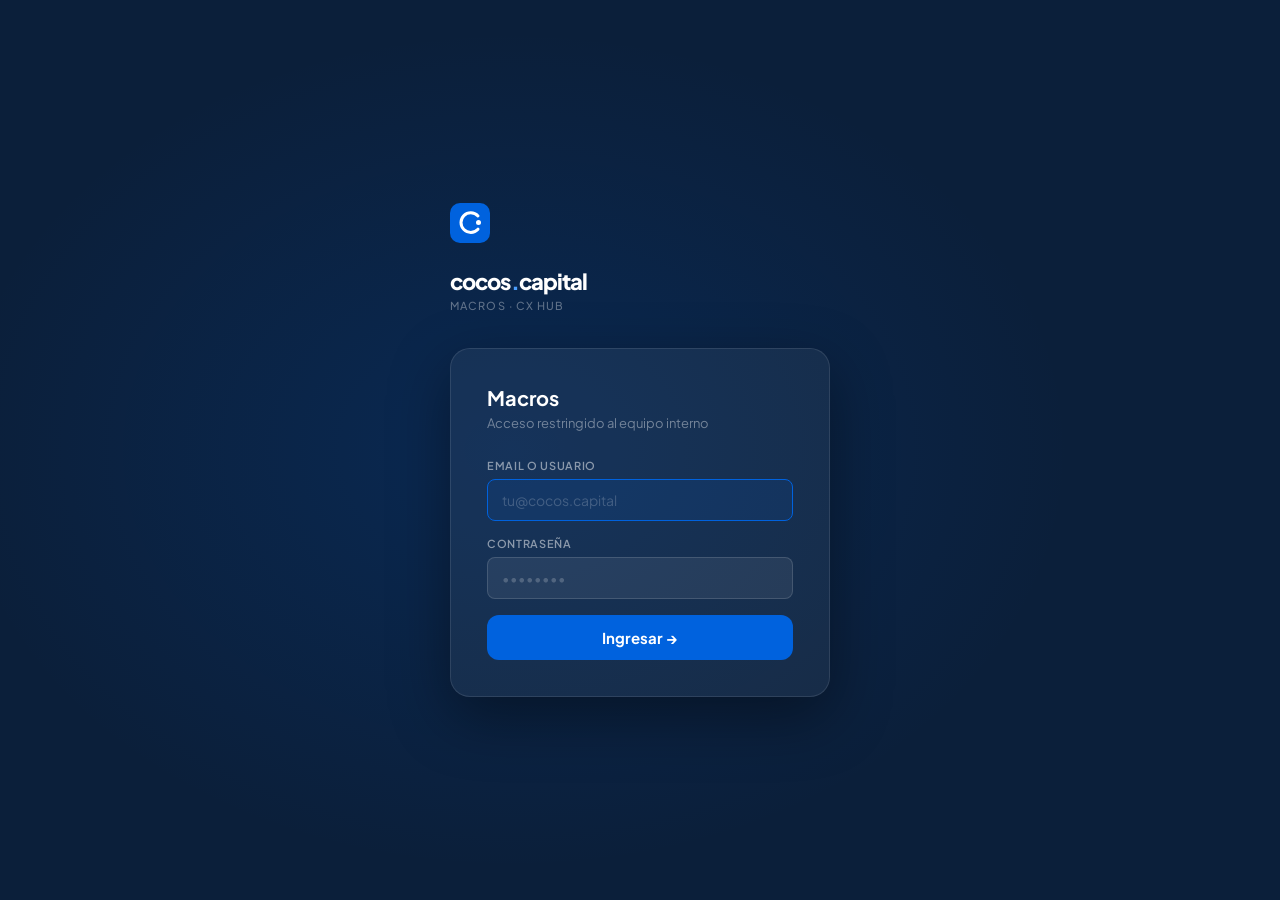
<file: macros-hub.html>
<!DOCTYPE html>
<html lang="es">
<head>
<meta charset="UTF-8">
<meta name="viewport" content="width=device-width,initial-scale=1.0">
<title>Macros · Cocos Capital</title>
<link rel="stylesheet" href="shell.css?v=4">
<style>
/* ══ OVERLAY / MODAL DEFAULTS (CRITICAL: must be hidden until activated) ══ */
#overlay,
.overlay,
#overlay-qa-review,
#overlay-reject {
  display: none;
  position: fixed;
  inset: 0;
  z-index: 800;
  background: rgba(0,21,51,.55);
  align-items: center;
  justify-content: center;
  padding: 24px;
}
#overlay.on,
.overlay.on,
#overlay-qa-review.on,
#overlay-reject.on {
  display: flex;
}

/* chpass: already has display:none in CSS rule, but add inline safety */
#chpass-overlay { display: none; }
#chpass-overlay.on { display: flex; }

/* ══ PIP-WIN: fixed bottom-left, never blocks layout ══ */
.pip-win,#pip-win{
  position:fixed!important;
  bottom:16px;left:16px;
  width:320px;max-width:90vw;
  max-height:50vh;
  z-index:500;
  border-radius:16px;
  box-shadow:0 12px 30px rgba(0,21,51,.18);
  background:#fff;
  display:none;
  flex-direction:column;
  overflow:hidden;
  border:1px solid #E4EAF3;
}
.pip-win.open,#pip-win.open{display:flex!important;}

/* ══ HERO: reduce height ══ */
.sh-hero{padding:20px 0 14px!important;}
.sh-hero-title{font-size:22px!important;margin-bottom:4px!important;}
.sh-hero-sub{font-size:12px!important;margin-bottom:10px!important;}
.sh-hero-pills{margin-top:8px!important;}
.sh-hero-inner{padding:0 24px!important;}




/* ══ GRID: responsive ══ */
.cat-group-grid,#grid > .cat-group-grid{
  display:grid;
  gap:14px;
  grid-template-columns:repeat(auto-fill,minmax(320px,1fr));
}

/* ══ CARDS: clean ══ */



/* ══ SEARCH BAR ══ */
#view-usuario input#q,#mac-sidebar input#q{
  height:38px!important;
  border-radius:12px!important;
}

/* ══ CONTENT TOOLBAR ══ */
#content-toolbar-title{font-size:15px;font-weight:700;color:#001533;}

/* ══ CHPASS OVERLAY (fix: centered, blocks bg) ══════════════ */
#chpass-overlay{
  position:fixed;inset:0;z-index:9999;
  background:rgba(0,21,51,.65);
  backdrop-filter:blur(6px);-webkit-backdrop-filter:blur(6px);
  display:none;align-items:center;justify-content:center;padding:24px;
}
#chpass-overlay.on{display:flex;}
#chpass-overlay .modal{
  width:100%;max-width:460px;
  background:#FFFFFF;border-radius:22px;
  border:1px solid #E4EAF3;
  box-shadow:0 24px 60px rgba(0,21,51,.22);
  padding:0;overflow:hidden;
}
#chpass-overlay .mh{padding:22px 24px 16px;border-bottom:1px solid #F1F5F9}
#chpass-overlay .mh-title{font-size:20px;font-weight:800;color:#001533;margin:0 0 4px}
#chpass-overlay .mb{padding:20px 24px}
#chpass-overlay .mf{padding:14px 24px 20px;display:flex;gap:10px;justify-content:flex-end}
#chpass-overlay .fg{margin-bottom:14px}
#chpass-overlay .fg label{display:block;font-size:12px;font-weight:600;color:#6B7C99;margin-bottom:5px}
#chpass-overlay .fi{
  width:100%;box-sizing:border-box;
  height:42px;padding:0 12px;
  border:1px solid #E4EAF3;border-radius:10px;
  font-size:14px;font-family:inherit;outline:none;
  transition:border-color .15s;
}
#chpass-overlay .fi:focus{border-color:#0062DE;}

/* ══ PIP: z-index below modal ══════════════════════════════ */
#pip-win{z-index:500!important;}

/* ══ SIDEBAR ═══════════════════════════════════════════════ */
#mac-sidebar{width:240px;flex-shrink:0;background:#fff;border-right:1px solid #E4EAF3;display:flex;flex-direction:column;overflow:hidden;}
.mac-sb-section-label{font-size:9px;font-weight:800;text-transform:uppercase;letter-spacing:.1em;color:#A0B0C8;padding:12px 16px 4px;flex-shrink:0}
#mac-cats-sidebar{overflow-y:auto;max-height:calc(100vh - 380px);padding:0 6px 12px;scrollbar-width:thin;scrollbar-color:#E4EAF3 transparent;}
#mac-cats-sidebar::-webkit-scrollbar{width:4px}
#mac-cats-sidebar::-webkit-scrollbar-track{background:transparent}
#mac-cats-sidebar::-webkit-scrollbar-thumb{background:#E4EAF3;border-radius:99px}

/* ══ QA VIEW ════════════════════════════════════════════════ */
#view-qa{flex:1;display:flex;flex-direction:column;gap:0;;min-height:0;padding:16px 20px;}

.qa-view-header{margin-bottom:16px;flex-shrink:0}
.qa-view-header h2{font-size:18px;font-weight:800;color:#001533;margin:0 0 4px}
.qa-view-header p{font-size:13px;color:#6B7C99;margin:0}

.qa-metrics-row{display:flex;gap:8px;flex-wrap:wrap;margin-bottom:14px;flex-shrink:0}
.qa-metric-pill{display:inline-flex;align-items:center;gap:6px;padding:7px 14px;border-radius:99px;font-size:12px;font-weight:700;border:1px solid transparent;cursor:pointer;transition:all .12s;white-space:nowrap}
.qa-metric-pill:hover{transform:translateY(-1px);box-shadow:0 4px 10px rgba(0,21,51,.08)}
.qa-metric-pill.active{box-shadow:0 4px 12px rgba(0,21,51,.12)}

.qa-filter-panel{background:#FFFFFF;border:1px solid #E4EAF3;border-radius:16px;padding:12px 16px;display:flex;gap:10px;align-items:center;margin-bottom:16px;flex-shrink:0;flex-wrap:wrap}
.qa-filter-panel input,.qa-filter-panel select{
  padding:8px 12px;background:#F8FAFC;border:1px solid #E4EAF3;
  border-radius:9px;font-size:12px;font-family:inherit;
  outline:none;transition:border-color .15s;color:#001533;
}
.qa-filter-panel input{flex:1;min-width:180px;padding-left:32px;}
.qa-filter-panel input:focus,.qa-filter-panel select:focus{border-color:#0062DE;background:#fff}
.qa-filter-panel .qa-search-wrap{flex:1;min-width:180px;position:relative}
.qa-filter-panel .qa-search-wrap svg{position:absolute;left:10px;top:50%;transform:translateY(-50%);color:#A0B0C8;pointer-events:none}

.qa-table-panel{background:#FFFFFF;border:1px solid #E4EAF3;border-radius:18px;overflow:hidden;box-shadow:0 4px 20px rgba(0,21,51,.04);flex:1;min-height:0;display:flex;flex-direction:column;}
.qa-table-scroll{flex:1;overflow-y:auto;}
.qa-table-panel table{width:100%;border-collapse:collapse;}
.qa-table-panel th{background:#F8FAFC;font-size:11px;font-weight:700;text-transform:uppercase;letter-spacing:.07em;color:#A0B0C8;padding:10px 16px;text-align:left;border-bottom:1px solid #E4EAF3;position:sticky;top:0;z-index:1}
.qa-table-panel td{padding:14px 16px;font-size:13px;color:#1A3A62;border-bottom:1px solid #F1F5F9;vertical-align:middle}
.qa-table-panel tr:last-child td{border-bottom:none}
.qa-table-panel tbody tr:hover td{background:#F8FAFC}
.qa-revisar-btn{padding:6px 14px;background:#0062DE;color:#fff;border:none;border-radius:8px;font-size:12px;font-weight:700;cursor:pointer;font-family:inherit;transition:background .12s;white-space:nowrap}
.qa-revisar-btn:hover{background:#0052C0}

/* ── MAC SIDEBAR ── */
.mac-sb-item{
  display:flex;align-items:center;gap:8px;
  width:100%;padding:7px 10px;border-radius:8px;
  background:transparent;border:none;cursor:pointer;
  font-size:12px;font-weight:500;color:#6B7C99;
  font-family:inherit;text-align:left;
  transition:all .12s;margin-bottom:2px;
}
.mac-sb-item:hover{background:#F4F8FE;color:#001533}
.mac-sb-item.active{background:#EEF4FF;color:#0062DE;font-weight:700}
.mac-sb-item.active svg{opacity:1}
.mac-sb-item svg{opacity:.5;flex-shrink:0;transition:opacity .12s}
.mac-sb-item:hover svg{opacity:.8}
.mac-sb-item.active ~ .mac-sb-item{} 
.mac-sb-cat{
  display:flex;align-items:center;gap:7px;
  width:100%;padding:6px 10px;border-radius:7px;
  background:transparent;border:none;cursor:pointer;
  font-size:12px;font-weight:500;color:#6B7C99;
  font-family:inherit;text-align:left;
  transition:all .12s;margin-bottom:1px;white-space:nowrap;overflow:hidden;text-overflow:ellipsis;
}
.mac-sb-cat:hover{background:#F4F8FE;color:#001533}
.mac-sb-cat.active{background:#EEF4FF;color:#0062DE;font-weight:600}
.mac-sb-count{margin-left:auto;font-size:10px;padding:1px 7px;border-radius:99px;background:#F1F5F9;color:#94A3B8;font-weight:600;flex-shrink:0}
.mac-sb-item.active .mac-sb-count{background:rgba(0,98,222,.12);color:#0062DE}

/* ── RECOMMENDED STRIP ── */
#recommended-strip{padding:12px 24px 0;flex-shrink:0}
.rec-strip-hdr{display:flex;align-items:center;justify-content:space-between;margin-bottom:8px}
.rec-strip-title{font-size:11px;font-weight:700;text-transform:uppercase;letter-spacing:.08em;color:#A0B0C8}
.rec-strip-grid{display:grid;grid-template-columns:repeat(4,1fr);gap:10px;margin-bottom:14px}
@media(max-width:900px){.rec-strip-grid{grid-template-columns:repeat(2,1fr)}}
.rec-card{background:#fff;border:1px solid #E4EAF3;border-radius:12px;padding:12px 14px;cursor:pointer;transition:all .12s;display:flex;flex-direction:column;gap:4px;position:relative}
.rec-card:hover{border-color:#0062DE;box-shadow:0 4px 12px rgba(0,98,222,.1);transform:translateY(-1px)}
.rec-card-cat{font-size:9px;font-weight:700;text-transform:uppercase;letter-spacing:.07em;color:#A0B0C8}
.rec-card-title{font-size:12px;font-weight:700;color:#001533;display:-webkit-box;-webkit-line-clamp:2;-webkit-box-orient:vertical;overflow:hidden;line-height:1.35}
.rec-card-meta{font-size:10px;color:#A0B0C8;margin-top:2px}
.rec-copy-btn{position:absolute;right:10px;bottom:10px;padding:4px 10px;background:#0062DE;color:#fff;border:none;border-radius:6px;font-size:11px;font-weight:700;cursor:pointer;font-family:inherit;opacity:0;transition:opacity .12s}
.rec-card:hover .rec-copy-btn{opacity:1}

/* ── SEARCH RESULT HEADER ── */
#search-result-hdr{padding:8px 24px;flex-shrink:0;display:none;align-items:center;gap:8px}
.search-result-label{font-size:12px;color:#6B7C99}
.search-result-label b{color:#001533}
.search-clear{background:none;border:none;cursor:pointer;font-size:13px;color:#A0B0C8;padding:2px 6px;border-radius:4px;font-family:inherit;transition:all .12s}
.search-clear:hover{color:#DC2626;background:rgba(220,38,38,.06)}
.search-highlight{background:#FEF9C3;border-radius:2px;padding:0 1px}

/* ── VIEW TOGGLE ── */
.view-toggle{display:inline-flex;background:#F4F8FE;border:1px solid #E4EAF3;border-radius:8px;padding:2px;gap:2px}
.view-toggle-btn{padding:4px 10px;border:none;border-radius:6px;font-size:11px;font-weight:600;cursor:pointer;background:transparent;color:#6B7C99;font-family:inherit;transition:all .12s}
.view-toggle-btn.active{background:#fff;color:#001533;box-shadow:0 1px 3px rgba(0,21,51,.08)}

/* ── QUICK DRAWER ── */
#quick-drawer-overlay{display:none;position:fixed;inset:0;z-index:490;background:rgba(0,21,51,.3)}
#quick-drawer{position:fixed;top:0;right:0;bottom:0;width:480px;max-width:100vw;background:#fff;z-index:491;display:flex;flex-direction:column;transform:translateX(100%);transition:transform .22s cubic-bezier(.4,0,.2,1);box-shadow:-6px 0 32px rgba(0,21,51,.12)}
#quick-drawer.open{transform:translateX(0)}
.qd-header{padding:18px 20px 14px;border-bottom:1px solid #E4EAF3;display:flex;align-items:flex-start;gap:10px;flex-shrink:0}
.qd-close{background:none;border:none;cursor:pointer;color:#A0B0C8;font-size:20px;line-height:1;padding:0;flex-shrink:0;margin-top:2px;transition:color .12s}
.qd-close:hover{color:#001533}
.qd-body{flex:1;overflow-y:auto;padding:20px}
.qd-footer{padding:14px 20px;border-top:1px solid #E4EAF3;flex-shrink:0;display:flex;gap:8px;align-items:center}
.qd-copy-btn{flex:1;padding:11px 20px;background:#0062DE;color:#fff;border:none;border-radius:10px;font-size:14px;font-weight:700;cursor:pointer;font-family:inherit;display:flex;align-items:center;justify-content:center;gap:8px;transition:background .12s}
.qd-copy-btn:hover{background:#0052C0}
.qd-section-label{font-size:10px;font-weight:700;text-transform:uppercase;letter-spacing:.08em;color:#A0B0C8;margin-bottom:8px}
.qd-body-content{font-size:13px;color:#1A3A62;line-height:1.7;background:#F8FAFC;border-radius:10px;padding:14px;margin-bottom:16px}
.qd-tags{display:flex;flex-wrap:wrap;gap:5px;margin-bottom:16px}
.qd-tag{padding:3px 10px;border-radius:99px;background:#F4F8FE;border:1px solid #E4EAF3;font-size:11px;font-weight:600;color:#6B7C99}

/* ── COPY FEEDBACK ── */
.mac-copy-btn.copied{background:#00956E!important}
.mac-copy-btn.copied::after{content:' ✓'}
:root{
  --ds-blue:#0062DE; --ds-blue2:#0052C0;
  --ds-bg:#F4F8FE; --ds-card:#FFFFFF;
  --ds-border:#E4EAF3; --ds-border-2:#C8D6EC;
  --ds-text:#001533; --ds-text-2:#1A3A62;
  --ds-muted:#6B7C99; --ds-hint:#A0B0C8;
  --ds-green:#00BF8C; --ds-amber:#F59E0B; --ds-red:#F05C5C;
  --ds-r-xs:8px; --ds-r-sm:10px; --ds-r-md:14px; --ds-r-panel:18px;
  --ds-shadow:0 4px 20px rgba(0,21,51,.07); --ds-shadow-sm:0 1px 3px rgba(0,21,51,.05);
}


/* ── MACROS MODULE CSS ── */
.mac-body{display:flex;flex:1;;min-height:0}
.mac-content{flex:1;display:flex;flex-direction:column;min-width:0;background:#F4F8FE}

/* ─── MAC CANVAS OVERRIDES ─ */
#mac-canvas{padding:24px 32px 44px;gap:18px}

/* ─── MAC TWO-COLUMN LAYOUT ─ */
.mac-layout{display:grid;grid-template-columns:240px minmax(0,1fr);gap:20px;align-items:start}

/* ─── CATEGORIES PANEL ─ */
.mac-cats-panel{position:sticky;top:0}
.mac-cat-list{display:flex;flex-direction:column;gap:2px}
.mac-cat-item{display:flex;align-items:center;gap:9px;padding:9px 12px;border-radius:10px;font-size:13px;font-weight:500;color:var(--c-muted);cursor:pointer;transition:all .12s;border:none;background:transparent;width:100%;text-align:left}
.mac-cat-item svg{width:14px;height:14px;flex-shrink:0;opacity:.5}
.mac-cat-item:hover{background:#F4F8FE;color:var(--c-text)}
.mac-cat-item.active,.mac-cat-item.on{background:rgba(0,98,222,.08);color:#0062DE;font-weight:600}
.mac-cat-item.active svg,.mac-cat-item.on svg{opacity:1}
.mac-cat-count{margin-left:auto;font-size:10px;font-weight:700;padding:2px 7px;border-radius:99px;background:#F4F8FE;color:var(--c-hint);border:1px solid var(--c-border);flex-shrink:0}

/* ─── RIGHT SIDE ─ */
.mac-right{display:flex;flex-direction:column;gap:16px;min-width:0}

/* ─── TOOLBAR ─ */
.mac-toolbar{display:flex;align-items:center;gap:10px;padding:16px 20px!important;box-shadow:0 10px 30px rgba(0,21,51,.05)!important;border-radius:18px!important}
.mac-search-wrap{flex:1;position:relative;min-width:0}
.mac-search{width:100%;padding:10px 14px 10px 38px;background:#F4F8FE;border:1px solid var(--c-border);border-radius:10px;font-family:var(--ff);font-size:13px;color:var(--c-text);outline:none;transition:border-color .15s}
.mac-search:focus{border-color:#0062DE;box-shadow:0 0 0 3px rgba(0,98,222,.1)}
.mac-search::placeholder{color:var(--c-hint)}
.mac-select{padding:8px 12px;background:#F4F8FE;border:1px solid var(--c-border);border-radius:10px;font-family:var(--ff);font-size:12px;color:var(--c-text);outline:none;cursor:pointer;white-space:nowrap}

/* ─── MAC CARD GRID ─ */
.mac-grid{display:grid;grid-template-columns:repeat(auto-fill,minmax(320px,1fr));gap:22px;align-content:start;align-items:start}

/* ─── MAC CARD ─ */





.mac-hover-actions{opacity:0;pointer-events:none;transition:opacity .15s;display:flex;gap:5px}
/* Category group header */
.cat-group{margin-bottom:28px}
.cat-group-hdr{display:flex;align-items:center;gap:10px;margin-bottom:12px;padding-bottom:8px;border-bottom:2px solid #E4EAF3}
.cat-group-title{font-size:13px;font-weight:800;color:#001533;text-transform:uppercase;letter-spacing:.08em}
.cat-group-count{font-size:11px;color:#A0B0C8;font-weight:600;padding:2px 8px;background:#F4F8FE;border-radius:99px}
.cat-group-grid{display:grid;grid-template-columns:repeat(auto-fill,minmax(260px,1fr));gap:12px}
@media(max-width:900px){.cat-group-grid{grid-template-columns:repeat(2,1fr)}}
@media(max-width:580px){.cat-group-grid{grid-template-columns:1fr}}
@keyframes fadeUp{from{opacity:0;transform:translateY(5px)}to{opacity:1;transform:translateY(0)}}
.mac-card-top{display:flex;align-items:flex-start;justify-content:space-between;gap:8px;margin-bottom:10px}
.mac-cat-row{display:flex;align-items:center;gap:5px;margin-bottom:5px}
.mac-title{font-size:14px;font-weight:700;color:#001533;letter-spacing:-.02em;line-height:1.3;display:-webkit-box;-webkit-line-clamp:1;-webkit-box-orient:vertical;overflow:hidden;margin-bottom:5px}

.mac-fav{background:none;border:none;padding:2px;cursor:pointer;font-size:16px;color:#C8D6EC;transition:color .12s;flex-shrink:0;line-height:1}
.mac-fav:hover{color:#F59E0B}.mac-fav.on{color:#F59E0B}
.mac-preview{font-size:12px;color:#6B7C99;line-height:1.55;display:-webkit-box;-webkit-line-clamp:2;-webkit-box-orient:vertical;overflow:hidden;flex:1;margin:0 0 10px;transition:-webkit-line-clamp .2s}
.mac-preview img,.mac-preview svg{display:none}
.mac-footer{display:flex;align-items:center;justify-content:space-between;padding-top:10px;border-top:1px solid #F1F5F9;margin-top:auto;gap:6px;flex-shrink:0}
.mac-uses{font-size:11px;color:#A0B0C8;white-space:nowrap}
.mac-actions{display:flex;align-items:center;gap:6px;margin-left:auto}
.mac-pip-btn{background:transparent;border:1px solid #E4EAF3;border-radius:7px;padding:5px 8px;cursor:pointer;font-size:11px;color:#A0B0C8;transition:all .12s;line-height:1.2}
.mac-pip-btn:hover{background:#F0F5FF;border-color:#C8D6EC;color:#0062DE}
.verified-mark{width:18px;height:18px;border-radius:50%;background:rgba(0,191,140,.1);border:1px solid rgba(0,191,140,.25);display:flex;align-items:center;justify-content:center;flex-shrink:0}
.verified-mark svg{width:10px;height:10px;color:#00BF8C}
.empty{text-align:center;padding:64px 24px;display:flex;flex-direction:column;align-items:center;gap:10px}
.empty-ico{font-size:40px;opacity:.2}
.empty-t{font-size:15px;font-weight:600;color:#1A3A62}
.empty-s{font-size:13px;color:#6B7C99}

/* MODE SWITCHER */
.mode-switcher{display:flex;align-items:center;gap:3px;background:var(--ds-bg);border:1px solid var(--ds-border);border-radius:var(--ds-r-sm);padding:3px}
.mode-btn{padding:5px 12px;border-radius:7px;font-size:12px;font-weight:600;cursor:pointer;border:none;background:transparent;color:var(--ds-muted);transition:all .15s;white-space:nowrap}
.mode-btn:hover{color:var(--ds-text)}
.mode-btn.active{background:var(--ds-card);color:var(--ds-text);box-shadow:var(--ds-shadow-sm)}

.hdr-right{margin-left:auto;display:flex;align-items:center;gap:8px}
.hdr-divider{width:1px;height:20px;background:var(--ds-border)}
.icon-btn{width:32px;height:32px;border-radius:var(--ds-r-xs);background:transparent;border:1px solid var(--ds-border);display:flex;align-items:center;justify-content:center;cursor:pointer;color:var(--ds-muted);font-size:12px;transition:all .12s}
.icon-btn:hover{background:var(--ds-border);color:var(--ds-text)}
.icon-btn.active{background:var(--ds-border);color:var(--ds-text)}
.panel-link{display:flex;align-items:center;gap:6px;font-size:12px;color:var(--ds-muted);padding:6px 12px;border-radius:var(--ds-r-xs);border:1px solid var(--ds-border);transition:all .12s}
.panel-link:hover{background:var(--ds-border);color:var(--ds-text)}
.panel-link svg{width:12px;height:12px}
.user-pill{display:flex;align-items:center;gap:9px;padding:4px 12px 4px 4px;background:var(--ds-bg);border:1px solid var(--ds-border);border-radius:99px;cursor:pointer;transition:all .12s}
.user-pill:hover{background:var(--s2);border-color:var(--ds-border-2)}
.uav{width:26px;height:26px;border-radius:50%;background:var(--ds-blue);display:flex;align-items:center;justify-content:center;font-size:10px;font-weight:700;color:#fff;flex-shrink:0}
.uname{font-size:12px;font-weight:600;color:var(--ds-text)}
.urole{font-size:10px;color:var(--ds-hint)}

/* ─── BODY ───────────────────────────── */
.body{display:flex;flex:1;}

/* ─── SIDEBAR ────────────────────────── */
.sidebar{width:220px;background:var(--ds-card);border-right:1px solid var(--ds-border);display:flex;flex-direction:column;flex-shrink:0;overflow-y:auto;padding:12px 10px}
.sb-section-label{font-size:10px;font-weight:700;color:var(--ds-hint);text-transform:uppercase;letter-spacing:.09em;padding:10px 8px 5px}
.sb-item{display:flex;align-items:center;justify-content:space-between;padding:7px 10px;border-radius:var(--ds-r-xs);cursor:pointer;transition:all .12s;color:var(--ds-muted);font-size:12px;font-weight:500}
.sb-item:hover{background:var(--ds-border);color:var(--ds-text-2)}
.sb-item.on{background:rgba(0,98,222,.12);color:var(--ds-text);border-left:2px solid var(--ds-blue);padding-left:8px}
.sbi-l{display:flex;align-items:center;gap:8px}
.sbi-l svg{width:13px;height:13px;flex-shrink:0;opacity:.7}
.sb-count{font-size:10px;padding:2px 7px;border-radius:99px;background:var(--ds-border);color:var(--ds-hint);font-weight:600}
.sb-item.on .sb-count{background:rgba(0,98,222,.15);color:#7AB8FF}
.sb-sep{height:1px;background:var(--ds-border);margin:6px 4px}
.sdot{width:5px;height:5px;border-radius:50%;flex-shrink:0}

/* cat dots */
.cd-bloqueos{background:#f87171}.cd-aperturas{background:#60a5fa}.cd-onboarding{background:#34d399}
.cd-retiros{background:#fbbf24}.cd-suscripciones{background:#a78bfa}.cd-seguimiento{background:#fb923c}
.cd-reclamos{background:#f87171}.cd-consultas{background:#38bdf8}.cd-transferencias{background:#34d399}
.cd-inversiones{background:#a78bfa}.cd-límites{background:#fb923c}.cd-otros{background:#94a3b8}
.cd-documentación{background:#60a5fa}.cd-cierre{background:#f87171}
/* cat text */
.cg-bloqueos{color:#f87171}.cg-aperturas{color:#60a5fa}.cg-onboarding{color:#34d399}
.cg-retiros{color:#fbbf24}.cg-suscripciones{color:#a78bfa}.cg-seguimiento{color:#fb923c}
.cg-reclamos{color:#f87171}.cg-consultas{color:#38bdf8}.cg-transferencias{color:#34d399}
.cg-inversiones{color:#a78bfa}.cg-límites{color:#fb923c}.cg-otros{color:#94a3b8}
.cg-documentación{color:#60a5fa}.cg-cierre{color:#f87171}

/* ─── CONTENT AREA ───────────────────── */
.content{flex:1;display:flex;flex-direction:column;}

/* CONTENT BAR */
.cbar{padding:12px 20px;border-bottom:1px solid var(--ds-border);display:flex;align-items:center;gap:10px;flex-shrink:0;background:var(--ds-card)}
.cbar-left{}
.cbar-title{font-size:15px;font-weight:700;color:var(--ds-text);letter-spacing:-.02em}
.cbar-sub{font-size:11px;color:var(--ds-hint);margin-top:1px}
.cbar-right{margin-left:auto;display:flex;align-items:center;gap:8px}
.srch{display:flex;align-items:center;gap:7px;background:var(--ds-bg);border:1px solid var(--ds-border);border-radius:var(--ds-r-xs);padding:7px 11px;width:230px;transition:border-color .15s}
.srch:focus-within{border-color:var(--b2)}
.srch svg{width:13px;height:13px;color:var(--ds-hint);flex-shrink:0}
.srch input{background:transparent;border:none;outline:none;color:var(--ds-text);font-size:12px;width:100%}
.srch input::placeholder{color:var(--ds-hint)}
select.ssel{padding:7px 10px;background:var(--ds-bg);border:1px solid var(--ds-border);border-radius:var(--ds-r-xs);color:var(--ds-text-2);font-size:12px;cursor:pointer;outline:none;appearance:none}


/* ── MACRO GRID & CARDS (canonical) ── */

/* Category group */
.cat-group{margin-bottom:32px}
.cat-group-hdr{display:flex;align-items:center;gap:10px;margin-bottom:14px;padding-bottom:10px;border-bottom:2px solid #E4EAF3}
.cat-group-title{font-size:12px;font-weight:800;color:#001533;text-transform:uppercase;letter-spacing:.1em}
.cat-group-count{font-size:11px;color:#A0B0C8;font-weight:700;padding:2px 9px;background:#F4F8FE;border-radius:99px;border:1px solid #E4EAF3}
.cat-group-grid{display:grid;grid-template-columns:repeat(auto-fill,minmax(360px,1fr));gap:14px}
@media(max-width:1100px){.cat-group-grid{grid-template-columns:repeat(auto-fill,minmax(300px,1fr))}}
@media(max-width:700px){.cat-group-grid{grid-template-columns:1fr}}

/* Mac card */




/* Card header row */
.mac-card-hdr{display:flex;align-items:center;justify-content:space-between;margin-bottom:10px;gap:6px}
.mac-cat-badge{display:inline-flex;align-items:center;gap:5px;font-size:10px;font-weight:700;text-transform:uppercase;letter-spacing:.07em;color:#6B7C99}

/* Title */
.mac-title{font-size:14px;font-weight:700;color:#001533;letter-spacing:-.02em;line-height:1.35;display:-webkit-box;-webkit-line-clamp:2;-webkit-box-orient:vertical;overflow:hidden;margin-bottom:8px}

/* Preview */
.mac-preview{font-size:12px;color:#6B7C99;line-height:1.6;display:-webkit-box;-webkit-line-clamp:3;-webkit-box-orient:vertical;overflow:hidden;flex:1;margin-bottom:10px}
.mac-preview img,.mac-preview svg{display:none}

/* Tags row */
.mac-tags{display:flex;flex-wrap:wrap;gap:4px;margin-bottom:10px}
.mac-tag{display:inline-block;padding:2px 8px;border-radius:99px;font-size:10px;font-weight:600;background:#F4F8FE;border:1px solid #E4EAF3;color:#6B7C99}
.mac-tag-more{color:#A0B0C8;font-size:10px;font-weight:600;padding:2px 6px}

/* Footer */
.mac-footer{display:flex;align-items:center;justify-content:space-between;padding-top:10px;border-top:1px solid #F1F5F9;margin-top:auto;gap:8px;flex-shrink:0}
.mac-footer-left{display:flex;align-items:center;gap:6px;flex-shrink:0}
.mac-uses{font-size:11px;color:#A0B0C8;white-space:nowrap}
.mac-intercom{font-size:10px;color:#00956E;font-weight:600}
.mac-footer-actions{display:flex;align-items:center;gap:5px;flex-shrink:0}

/* Copy button */
.mac-copy-btn{display:inline-flex;align-items:center;gap:5px;padding:6px 13px;background:#0062DE;color:#fff;border:none;border-radius:8px;font-size:12px;font-weight:700;cursor:pointer;font-family:inherit;transition:background .12s;white-space:nowrap}
.mac-copy-btn:hover{background:#0052C0}

/* Secondary buttons */
.mac-sec-btn{display:inline-flex;align-items:center;gap:4px;padding:6px 11px;background:#fff;color:#001533;border:1px solid #E4EAF3;border-radius:8px;font-size:12px;font-weight:600;cursor:pointer;font-family:inherit;transition:all .12s;white-space:nowrap}
.mac-sec-btn:hover{background:#F4F8FE;border-color:#C8D6EC}

/* Fav */
.mac-fav{background:none;border:none;padding:2px;cursor:pointer;font-size:16px;color:#D1D5DB;transition:color .12s;flex-shrink:0;line-height:1}
.mac-fav:hover{color:#F59E0B}
.mac-fav.on{color:#F59E0B}

/* QA state badge */
.mac-qa-badge{font-size:10px;font-weight:700;display:inline-flex;align-items:center;gap:3px;padding:3px 8px;border-radius:99px;white-space:nowrap;flex-shrink:0}
.mac-qa-aprobada{background:rgba(0,191,140,.1);color:#00956E;border:1px solid rgba(0,191,140,.2)}
.mac-qa-pendiente{background:#F4F8FE;color:#A0B0C8;border:1px solid #E4EAF3}
.mac-qa-rechazada{background:rgba(240,92,92,.08);color:#DC2626;border:1px solid rgba(240,92,92,.2)}
.mac-qa-ajustes{background:rgba(245,158,11,.1);color:#D97700;border:1px solid rgba(245,158,11,.2)}
.mac-qa-revision{background:rgba(139,92,246,.1);color:#7C3AED;border:1px solid rgba(139,92,246,.2)}

@keyframes fadeUp{from{opacity:0;transform:translateY(6px)}to{opacity:1;transform:translateY(0)}}

/* Toolbar row */
#view-usuario .toolbar-row{
  display:flex;align-items:center;gap:10px;
  padding:10px 24px;
  border-bottom:1px solid #E4EAF3;
  background:#fff;
  flex-shrink:0;
}
#view-usuario .toolbar-row input[type=text]{
  flex:1;height:38px;padding:0 14px 0 36px;
  border:1px solid #E4EAF3;border-radius:14px;
  font-size:13px;font-family:inherit;outline:none;
  background:#F8FAFC;transition:border-color .15s;
}
#view-usuario .toolbar-row input[type=text]:focus{border-color:#0062DE;background:#fff}

/* ── MAC CARD (canonical — single definition) ──────────── */
.mac-card{
  background:#FFFFFF;
  border:1px solid #E4EAF3;
  border-radius:16px;
  padding:18px 20px;
  cursor:pointer;
  display:flex;
  flex-direction:column;
  overflow:visible;
  position:relative;
  box-shadow:0 2px 8px rgba(0,21,51,.04);
  transition:border-color .15s,box-shadow .15s,transform .15s;
  animation:fadeUp .22s ease both;
}
.mac-card:hover{
  transform:translateY(-2px);
  box-shadow:0 10px 24px rgba(0,21,51,.08);
  border-color:#C8D6EC;
}
.mac-card:hover .mac-hover-actions{opacity:1;pointer-events:auto}
.mac-card:hover .mac-preview{-webkit-line-clamp:6}
.mac-card.sel{border-color:#0062DE;box-shadow:0 0 0 2px rgba(0,98,222,.12)}

/* ══ LAYOUT: body scroll (natural growth) ══════════════════ */
html,body{height:100%;overflow-y:auto;overflow-x:hidden;}
#app{min-height:100vh;display:flex;flex-direction:column;}

/* ══ MAIN ROW: sidebar + content ═══════════════════════════ */
.sh-main{display:flex;flex-direction:row;flex:1;}

/* ══ SIDEBAR: sticky, scrolls internally for categories ════ */
#mac-sidebar{
  width:240px;flex-shrink:0;
  background:#F7F9FC;
  border-right:1px solid #E4EAF3;
  display:flex;flex-direction:column;
  position:sticky;top:0;
  height:100vh;
  overflow:hidden;
}
.mac-sb-principal{flex-shrink:0;padding:8px 8px 4px;}
#mac-cats-sidebar{
  flex:1;overflow-y:auto;
  padding:0 8px 16px;
  scrollbar-width:thin;
  scrollbar-color:#E4EAF3 transparent;
}
#mac-cats-sidebar::-webkit-scrollbar{width:4px}
#mac-cats-sidebar::-webkit-scrollbar-thumb{background:#D1D9E6;border-radius:99px}

/* ══ CONTENT: grows naturally, page scrolls ════════════════ */
#view-usuario{flex:1;padding:16px 20px;}

/* ══ GRID: auto height, no scroll container ════════════════ */
#grid{padding-bottom:48px;}
.cat-group-grid{
  display:grid;
  gap:14px;
  grid-template-columns:repeat(auto-fill,minmax(340px,1fr));
}
@media(max-width:1100px){.cat-group-grid{grid-template-columns:repeat(auto-fill,minmax(300px,1fr))}}
@media(max-width:700px){.cat-group-grid{grid-template-columns:1fr}}
</style>
<style>/* CRITICAL: topbar dark — override any cached CSS */
.sh-topbar{background:#001533!important;border-bottom:1px solid rgba(255,255,255,.07)!important}
.sh-wordmark{color:#fff!important}
.sh-wordmark em{color:#D7ECFE!important}
.sh-nav-item{color:rgba(255,255,255,.55)!important}
.sh-nav-item:hover{background:rgba(255,255,255,.08)!important;color:#fff!important}
.sh-nav-item.active{background:#0062DE!important;color:#fff!important}
.sh-icon-btn{border-color:rgba(255,255,255,.15)!important;color:rgba(255,255,255,.6)!important}
.sh-icon-btn:hover{background:rgba(255,255,255,.1)!important;color:#fff!important}
.sh-user-pill{background:rgba(255,255,255,.08)!important;border-color:rgba(255,255,255,.12)!important}
.sh-uname{color:#fff!important}
.sh-urole{color:rgba(255,255,255,.45)!important}
.sh-logout{border-color:rgba(255,255,255,.15)!important;color:rgba(255,255,255,.6)!important}
.sh-logout:hover{color:#fff!important;border-color:rgba(255,255,255,.35)!important}
.sh-module-pill{background:#0062DE!important;border:none!important}
</style>
</head>
<body>
<div id="auth" class="hub-login">
  <div class="hub-login-box">
    <div style="margin-bottom:20px"><svg viewBox="0 0 40 40" fill="none" xmlns="http://www.w3.org/2000/svg" width="40" height="40"><rect width="40" height="40" rx="10" fill="#0062DE"/><path d="M28 13C26.2 11 23.6 9.8 20.8 9.8C15.4 9.8 11 14.2 11 19.6C11 25 15.4 29.4 20.8 29.4C23.6 29.4 26.2 28.2 28 26.2" stroke="white" stroke-width="3" stroke-linecap="round"/><circle cx="28.5" cy="19.6" r="2.5" fill="white"/></svg></div>
    <div class="hub-login-brand">cocos<em>.</em>capital</div>
    <div class="hub-login-sub">Macros · CX Hub</div>
    <div class="hub-login-card">
      <h2>Macros</h2>
      <p>Acceso restringido al equipo interno</p>
      <div class="hub-field"><label>Email o usuario</label><input id="li-e" type="text" placeholder="tu@cocos.capital" autofocus autocomplete="username"></div>
      <div class="hub-field"><label>Contraseña</label><input id="li-p" type="password" placeholder="••••••••" onkeydown="if(event.key==='Enter')doLogin()"></div>
      <div class="hub-login-err" id="auth-err"></div>
      <button class="hub-login-btn" onclick="doLogin()">Ingresar →</button>
    </div>
  </div>
</div>

<!-- APP -->

<div id="app">
  <header class="sh-topbar">
    <div class="sh-topbar-left">
      <div class="sh-logo">
        <div class="sh-logo-mark"><svg viewBox="0 0 28 28" fill="none" xmlns="http://www.w3.org/2000/svg" width="20" height="20"><rect width="28" height="28" rx="7" fill="#0062DE"/><path d="M19.5 9.5C18.2 7.9 16.3 7 14.2 7C10.2 7 7 10.2 7 14.2C7 18.2 10.2 21.4 14.2 21.4C16.3 21.4 18.2 20.5 19.5 18.9" stroke="white" stroke-width="2.5" stroke-linecap="round"/><circle cx="20" cy="14.2" r="1.8" fill="white"/></svg></div>
        <span class="sh-wordmark">cocos<em>.</em></span>
        <span class="sh-module-pill">MACROS</span>
      </div>
      <nav class="sh-nav">
        <a class="sh-nav-item" href="index.html"><svg viewBox="0 0 16 16" fill="currentColor" width="14" height="14"><path d="M8.707 1.5a1 1 0 00-1.414 0L.646 8.146a.5.5 0 00.708.708L2 8.207V13.5A1.5 1.5 0 003.5 15h9a1.5 1.5 0 001.5-1.5V8.207l.646.647a.5.5 0 00.708-.708L13 5.793V2.5a.5.5 0 00-.5-.5h-1a.5.5 0 00-.5.5v1.293L8.707 1.5z"/></svg>Hub CX</a>
      </nav>
    </div>
    <div class="sh-topbar-right">
      <div style="position:relative">
        <button class="sh-icon-btn" onclick="cxNotifToggle&&cxNotifToggle()" title="Notificaciones">🔔<span id="notif-badge" style="display:none;position:absolute;top:3px;right:3px;width:8px;height:8px;border-radius:50%;background:#0062DE;border:2px solid #fff"></span></button>
      </div>
      <button class="sh-icon-btn" id="theme-btn" onclick="toggleTheme&&toggleTheme()" title="Tema">🌙</button>
      <div class="sh-user-pill"><div class="sh-av" id="u-av">?</div><div><div class="sh-uname" id="u-name">—</div><div class="sh-urole" id="u-role">—</div></div></div>
      <button class="sh-logout" onclick="doLogout()">Salir</button>
    </div>
  </header>
  <!-- HERO OSCURO -->
  <div class="sh-hero">
    <div class="sh-hero-bg"></div>
    <div class="sh-hero-inner">
      <div class="sh-hero-badge"><span class="sh-hero-dot"></span>Macros</div>
      <h1 class="sh-hero-title" id="cbar-title">Mis <em style="color:#D7ECFE">macros</em></h1>
      <p class="sh-hero-sub" id="cbar-sub">Plantillas rápidas para responder mejor y ahorrar tiempo</p>
            <div class="sh-hero-pills">
        <button class="sh-hero-pill sh-hero-pill-cta admin-only" onclick="openM('create')" id="btn-nueva-macro" style="display:none">
          <svg viewBox="0 0 16 16" fill="currentColor" width="13" height="13"><path d="M7 1v6H1v2h6v6h2V9h6V7H9V1z"/></svg>
          + Nueva macro
        </button>
      </div>
    </div>
  </div>
  <!-- CONTENT -->
  <div class="sh-main">

  <!-- ═══ SIDEBAR ═══════════════════════════════════════════ -->
  <nav id="mac-sidebar">

    <!-- Search -->
    <div style="padding:12px 14px;border-bottom:1px solid #E4EAF3;flex-shrink:0;position:relative">
      <svg viewBox="0 0 16 16" fill="currentColor" width="13" height="13" style="position:absolute;left:23px;top:50%;transform:translateY(-50%);color:#A0B0C8;pointer-events:none"><path d="M11.4 10A5.5 5.5 0 102.6 2.6a5.5 5.5 0 008.8 7.4l3.3 3.3 1.4-1.4-3.3-3.3zm-5-.4a3.5 3.5 0 113.5-3.5A3.5 3.5 0 016.4 9.6z"/></svg>
      <input type="text" id="q" placeholder="Buscar macros… (⌘K)" oninput="draw()" style="width:100%;padding:8px 10px 8px 30px;border:1px solid #E4EAF3;border-radius:9px;font-size:12px;font-family:inherit;background:#F8FAFC;outline:none;transition:border-color .15s;box-sizing:border-box" onfocus="this.style.borderColor='#0062DE';this.style.background='#fff'" onblur="this.style.borderColor='#E4EAF3';this.style.background='#F8FAFC'">
    </div>

    <!-- Section: Principal -->
    <div style="padding:10px 10px 4px;flex-shrink:0">
      <div class="mac-sb-section-label">Principal</div>
      <button class="mac-sb-item active" id="sbi-recientes" onclick="setSidebarFilter('recientes',this)">
        <svg viewBox="0 0 16 16" fill="currentColor" width="13" height="13"><path d="M8 3.5a.5.5 0 00-1 0V9a.5.5 0 00.252.434l3.5 2a.5.5 0 00.496-.868L8 8.71V3.5z"/><path d="M8 16A8 8 0 108 0a8 8 0 000 16zm7-8A7 7 0 111 8a7 7 0 0114 0z"/></svg>
        Recientes
      </button>
      <button class="mac-sb-item" id="sbi-mine" onclick="setSidebarFilter('mine',this)">
        <svg viewBox="0 0 16 16" fill="currentColor" width="13" height="13"><path d="M8 8a3 3 0 100-6 3 3 0 000 6zm-5 6a5 5 0 0110 0H3z"/></svg>
        Mis macros
        <span class="mac-sb-count" id="cnt-mine">0</span>
      </button>
      <button class="mac-sb-item" id="sbi-fav" onclick="setSidebarFilter('fav',this)">
        <svg viewBox="0 0 16 16" fill="currentColor" width="13" height="13"><path d="M3.612 15.443c-.386.198-.824-.149-.746-.592l.83-4.73L.173 6.765c-.329-.314-.158-.888.283-.95l4.898-.696L7.538.792c.197-.39.73-.39.927 0l2.184 4.327 4.898.696c.441.062.612.636.282.95l-3.522 3.356.83 4.73c.078.443-.36.79-.746.592L8 13.187l-4.389 2.256z"/></svg>
        Favoritas
        <span class="mac-sb-count" id="cnt-fav">0</span>
      </button>
      <button class="mac-sb-item" id="sbi-shared" onclick="setSidebarFilter('shared',this)">
        <svg viewBox="0 0 16 16" fill="currentColor" width="13" height="13"><path d="M2.5 1h11A1.5 1.5 0 0115 2.5v11a1.5 1.5 0 01-1.5 1.5h-11A1.5 1.5 0 011 13.5v-11A1.5 1.5 0 012.5 1zm0 1a.5.5 0 00-.5.5v11a.5.5 0 00.5.5h11a.5.5 0 00.5-.5v-11a.5.5 0 00-.5-.5h-11z"/><path d="M5 4h6M5 8h6M5 12h6" stroke="currentColor" stroke-width="1.2" stroke-linecap="round"/></svg>
        Oficiales
        <span class="mac-sb-count" id="cnt-shared">0</span>
      </button>
      <button class="mac-sb-item qa-only" id="sbi-qa" onclick="setSidebarFilter('qa',this)" style="display:none">
        <svg viewBox="0 0 16 16" fill="currentColor" width="13" height="13"><path d="M8 15A7 7 0 118 1a7 7 0 010 14zm0 1A8 8 0 108 0a8 8 0 000 16z"/><path d="M10.97 4.97a.235.235 0 00-.02.022L7.477 9.417 5.384 7.323a.75.75 0 00-1.06 1.06L6.97 11.03a.75.75 0 001.079-.02l3.992-4.99a.75.75 0 00-1.071-1.05z"/></svg>
        Calidad QA
        <span class="mac-sb-count" id="cnt-pending">0</span>
      </button>
    </div>

    <!-- Section: Categorías -->
    <div style="padding:14px 10px 0;flex-shrink:0;border-top:1px solid #F1F5F9;margin-top:6px">
      <div class="mac-sb-section-label" style="padding:0 10px;margin-bottom:4px">Categorías</div>
    </div>
    <div id="mac-cats-sidebar"></div>

  </nav>

  <!-- ═══ MAIN CONTENT ════════════════════════════════════════ -->
  <div style="flex:1;display:flex;flex-direction:column;min-width:0">

    <!-- Content toolbar -->
    <div style="padding:10px 20px;border-bottom:1px solid #E4EAF3;background:#fff;display:flex;align-items:center;gap:10px;flex-shrink:0">
      <div id="content-toolbar-title" style="font-size:14px;font-weight:700;color:#001533;min-width:100px">Recientes</div>
      <div style="flex:1"></div>
      <select id="sort" onchange="draw()" style="padding:7px 11px;background:#F8FAFC;border:1px solid #E4EAF3;border-radius:9px;font-size:12px;font-family:inherit;color:#001533;outline:none;cursor:pointer">
        <option value="new">Recientes</option>
        <option value="use">Más usadas</option>
        <option value="az">A → Z</option>
      </select>
    </div>

    <!-- Search active header -->
    <div id="search-result-hdr" style="display:none;padding:8px 20px;align-items:center;gap:8px;background:#FFF9E6;border-bottom:1px solid #FDE68A;flex-shrink:0">
      <svg viewBox="0 0 16 16" fill="currentColor" width="12" height="12" style="color:#D97700"><path d="M11.4 10A5.5 5.5 0 102.6 2.6a5.5 5.5 0 008.8 7.4l3.3 3.3 1.4-1.4-3.3-3.3zm-5-.4a3.5 3.5 0 113.5-3.5A3.5 3.5 0 016.4 9.6z"/></svg>
      <span style="font-size:12px;color:#92400E">Resultados para: <b id="search-result-q" style="color:#001533"></b></span>
      <button onclick="clearSearch()" style="margin-left:4px;background:none;border:none;cursor:pointer;font-size:12px;color:#A0B0C8;font-family:inherit;padding:2px 6px;border-radius:4px" onmouseover="this.style.color='#DC2626'" onmouseout="this.style.color='#A0B0C8'">× Limpiar</button>
    </div>

    <!-- Recommended strip -->
    <div id="recommended-strip" style="flex-shrink:0"></div>

    <!-- Views -->
    <div id="view-usuario" style="flex:1;overflow-y:auto;padding:16px 20px">
      <div id="grid"></div>
    </div>

    <div id="view-qa" style="display:none">

      <!-- Header -->
      <div class="qa-view-header">
        <h2>Calidad QA</h2>
        <p>Revisión y control de macros del equipo.</p>
      </div>

      <!-- Metrics row -->
      <div class="qa-metrics-row" id="qa-metrics"></div>

      <!-- Filter panel -->
      <div class="qa-filter-panel">
        <div class="qa-search-wrap">
          <svg viewBox="0 0 16 16" fill="currentColor" width="13" height="13"><path d="M11.4 10A5.5 5.5 0 102.6 2.6a5.5 5.5 0 008.8 7.4l3.3 3.3 1.4-1.4-3.3-3.3zm-5-.4a3.5 3.5 0 113.5-3.5A3.5 3.5 0 016.4 9.6z"/></svg>
          <input id="qa-q" type="text" placeholder="Buscar macro, categoría, autor…" oninput="renderQATable()">
        </div>
        <select id="qa-filter-cat" onchange="renderQATable()">
          <option value="">Todas las categorías</option>
        </select>
        <select id="qa-filter-autor" onchange="renderQATable()">
          <option value="">Todos los autores</option>
        </select>
        <select id="qa-filter-intercom" onchange="renderQATable()">
          <option value="">Intercom: todos</option>
          <option value="si">En Intercom</option>
          <option value="no">No en Intercom</option>
        </select>
        <select id="qa-filter-estado" onchange="renderQATable()" style="display:none"></select>
      </div>

      <!-- Table panel -->
      <div class="qa-table-panel">
        <div class="qa-table-scroll">
          <div id="qa-groups" style="display:flex;flex-direction:column;gap:20px;padding-bottom:24px;min-height:0"></div>
        </div>
      </div>

    </div>

      <!-- Grouped content -->
      <div id="qa-groups" style="flex:1;overflow-y:auto;display:flex;flex-direction:column;gap:20px;padding-bottom:24px;min-height:0"></div>
    </div>
  </div>

</div>
  </div>
</div>
</div><!-- /app -->



<!-- NOTIFICATION PANEL -->
<div id="notif-panel" style="display:none;position:fixed;top:52px;right:0;width:360px;height:calc(100vh - 52px);background:var(--s0);border-left:1px solid var(--b0);z-index:300;box-shadow:-4px 0 24px rgba(0,0,0,.3);flex-direction:column;overflow:hidden">
  <div style="padding:14px 18px;border-bottom:1px solid var(--b0);display:flex;align-items:center;justify-content:space-between;flex-shrink:0">
    <div style="font-size:14px;font-weight:700;color:var(--t0)">Notificaciones</div>
    <div style="display:flex;gap:8px;align-items:center">
      <button onclick="cxNotifMarkAll()" style="font-size:11px;color:var(--blue);background:none;border:none;cursor:pointer;font-family:var(--ff)">Marcar todo leído</button>
      <button onclick="cxNotifToggle()" style="background:none;border:none;cursor:pointer;color:var(--t3);font-size:18px;line-height:1;padding:0">×</button>
    </div>
  </div>
  <div id="notif-list" style="flex:1;overflow-y:auto;padding:6px 0"></div>
</div>
<div id="notif-overlay" onclick="cxNotifToggle()" style="display:none;position:fixed;inset:0;z-index:299"></div>

<!-- PiP WINDOW -->
<div class="pip-win" id="pip-win" style="display:none">
  <div class="pip-bar" id="pip-bar">
    <svg width="12" height="12" viewBox="0 0 16 16" fill="currentColor" style="color:var(--t3);flex-shrink:0"><path d="M1 2a1 1 0 011-1h12a1 1 0 011 1v10a1 1 0 01-1 1H9v-1h5V2H2v4H1V2zm4 7H1v4h4v-4zm-1 1v2H2v-2h2z"/></svg>
    <span class="pip-title" id="pip-title">—</span>
    <button class="mx" onclick="togglePiPMin()" id="pip-min-btn" style="width:22px;height:22px;font-size:13px;flex-shrink:0">−</button>
    <button class="mx" onclick="closePiP()" style="width:22px;height:22px;font-size:11px;flex-shrink:0">✕</button>
  </div>
  <div id="pip-content-view" style="display:flex;flex-direction:column;flex:1;overflow:hidden">
    <div class="pip-body" id="pip-body"></div>
    <div class="pip-foot">
      <button class="btn btn-primary btn-xs" id="pip-copy-btn" onclick="pipCopy()" style="flex:1">
        <svg viewBox="0 0 16 16" width="11" height="11" fill="currentColor"><path d="M4 2h8v2H4zm-2 2h12v11H2V4zm2 2v7h8V6H4z"/></svg>Copiar
      </button>
      <button class="btn btn-secondary btn-xs" onclick="togglePiPMode()" id="pip-mode-btn">☰ Lista</button>
      <button class="btn btn-secondary btn-xs" onclick="closePiP()">Cerrar</button>
    </div>
  </div>
  <div id="pip-list-view" style="display:none;flex-direction:column;flex:1;overflow:hidden">
    <div style="padding:8px 10px;border-bottom:1px solid var(--b0);flex-shrink:0">
      <div class="srch" style="width:100%">
        <svg viewBox="0 0 16 16" fill="currentColor" style="width:12px;height:12px;color:var(--t3);flex-shrink:0"><path d="M11.4 10A5.5 5.5 0 102.6 2.6a5.5 5.5 0 008.8 7.4l3.3 3.3 1.4-1.4-3.3-3.3zm-5-.4a3.5 3.5 0 113.5-3.5A3.5 3.5 0 016.4 9.6z"/></svg>
        <input type="text" id="pip-search" placeholder="Buscar macros…" oninput="renderPiPList()" style="font-size:12px">
      </div>
    </div>
    <div id="pip-list" style="flex:1;overflow-y:auto;padding:6px"></div>
  </div>
</div>

<!-- MODAL -->
<div class="overlay" id="overlay" onclick="if(event.target===this)closeM()">
  <div class="modal" id="modal-c"></div>
</div>

<!-- QA REVIEW MODAL -->
<div class="overlay" id="overlay-qa-review" onclick="if(event.target===this)closeQAReview()">
  <div class="modal" style="max-width:680px;width:96vw">
    <div class="mh" style="padding:16px 20px;border-bottom:1px solid var(--h-border);display:flex;align-items:center;justify-content:space-between">
      <div>
        <div style="font-size:10px;font-weight:700;text-transform:uppercase;letter-spacing:.08em;color:var(--h-hint);margin-bottom:4px" id="qar-cat-label">Categoría</div>
        <div class="mh-title" id="qar-title" style="font-size:16px;font-weight:700;color:var(--h-text)">—</div>
      </div>
      <button class="mcls" onclick="closeQAReview()">×</button>
    </div>
    <div style="display:flex;height:480px;overflow:hidden">
      <!-- Left: macro content -->
      <div style="flex:1;overflow-y:auto;padding:20px;border-right:1px solid var(--h-border)">
        <div style="font-size:10px;font-weight:700;text-transform:uppercase;letter-spacing:.08em;color:var(--h-hint);margin-bottom:10px">Contenido</div>
        <div id="qar-body" style="font-size:13px;color:var(--h-text);line-height:1.75;background:#F8FAFC;border:1px solid var(--h-border);border-radius:10px;padding:14px"></div>
        <div id="qar-footer" style="margin-top:14px"></div>
      </div>
      <!-- Right: QA controls -->
      <div style="width:260px;flex-shrink:0;overflow-y:auto;padding:20px;display:flex;flex-direction:column;gap:14px">
        <div>
          <div style="font-size:10px;font-weight:700;text-transform:uppercase;letter-spacing:.08em;color:var(--h-hint);margin-bottom:8px">Estado QA</div>
          <div id="qar-estado-badge"></div>
        </div>
        <div>
          <div style="font-size:10px;font-weight:700;text-transform:uppercase;letter-spacing:.08em;color:var(--h-hint);margin-bottom:8px">Intercom</div>
          <label style="display:flex;align-items:center;gap:8px;cursor:pointer;font-size:13px;color:var(--h-text)">
            <input type="checkbox" id="qar-intercom" onchange="toggleIntercomFromReview()" style="width:16px;height:16px;cursor:pointer">
            Cargada en Intercom
          </label>
        </div>
        <div>
          <!-- Client triggers — QA editable -->
        <div id="qar-triggers" style="margin-bottom:16px;padding:12px;background:#F8FAFC;border:1px solid #E4EAF3;border-radius:10px"></div>
        <div style="font-size:10px;font-weight:700;text-transform:uppercase;letter-spacing:.08em;color:var(--h-hint);margin-bottom:8px">Comentario QA</div>
          <textarea id="qar-comment" placeholder="Dejá un comentario para el autor…" rows="4" style="width:100%;padding:9px 11px;background:#F8FAFC;border:1px solid var(--h-border);border-radius:8px;font-size:12px;font-family:var(--h-ff);outline:none;resize:vertical;line-height:1.6"></textarea>
        </div>
        <div>
          <div style="font-size:10px;font-weight:700;text-transform:uppercase;letter-spacing:.08em;color:var(--h-hint);margin-bottom:8px">Acciones</div>
          <div style="display:flex;flex-direction:column;gap:6px">
            <button onclick="qaActionFromReview('aprobada')" style="padding:8px 12px;background:#00956E;color:#fff;border:none;border-radius:8px;font-size:12px;font-weight:700;cursor:pointer;font-family:var(--h-ff);text-align:left">✓ Aprobar</button>
            <button onclick="qaActionFromReview('requiere_ajustes')" style="padding:8px 12px;background:#D97700;color:#fff;border:none;border-radius:8px;font-size:12px;font-weight:700;cursor:pointer;font-family:var(--h-ff);text-align:left">⚠ Pedir ajustes</button>
            <button onclick="qaActionFromReview('requiere_nueva_revision')" style="padding:8px 12px;background:#7C3AED;color:#fff;border:none;border-radius:8px;font-size:12px;font-weight:700;cursor:pointer;font-family:var(--h-ff);text-align:left">↺ Nueva revisión</button>
            <button onclick="qaActionFromReview('rechazada')" style="padding:8px 12px;background:rgba(240,92,92,.1);color:#DC2626;border:1px solid rgba(240,92,92,.3);border-radius:8px;font-size:12px;font-weight:700;cursor:pointer;font-family:var(--h-ff);text-align:left">✕ Rechazar</button>
            <button onclick="saveQAComment()" style="padding:8px 12px;background:#F5F7FA;color:var(--h-text);border:1px solid var(--h-border);border-radius:8px;font-size:12px;font-weight:600;cursor:pointer;font-family:var(--h-ff);text-align:left">💬 Guardar comentario</button>
          </div>
        </div>
        <div id="qar-meta" style="font-size:11px;color:var(--h-hint);line-height:1.7;padding-top:8px;border-top:1px solid var(--h-border)"></div>
      </div>
    </div>
    <input type="hidden" id="qar-id">
  </div>
</div>

<!-- REJECT MODAL -->
<div class="overlay" id="overlay-reject" onclick="if(event.target===this)closeRejectModal()">
  <div class="modal" style="max-width:420px">
    <div class="mh" style="padding:16px 20px;border-bottom:1px solid var(--h-border);display:flex;align-items:center;justify-content:space-between">
      <span style="font-size:15px;font-weight:700">Rechazar macro</span>
      <button class="mcls" onclick="closeRejectModal()">×</button>
    </div>
    <div style="padding:20px">
      <div style="font-size:13px;color:var(--h-text2);margin-bottom:14px">Indicá el motivo del rechazo para que el autor pueda corregirlo.</div>
      <div style="font-size:11px;font-weight:700;text-transform:uppercase;letter-spacing:.06em;color:var(--h-muted);margin-bottom:7px">Motivo *</div>
      <textarea id="reject-reason" rows="4" placeholder="Describí el motivo del rechazo…" style="width:100%;padding:10px 12px;background:#F8FAFC;border:1px solid var(--h-border);border-radius:8px;font-size:13px;font-family:var(--h-ff);outline:none;resize:vertical;line-height:1.6"></textarea>
      <div id="reject-err" style="font-size:12px;color:#DC2626;display:none;margin-top:6px">El motivo es obligatorio</div>
    </div>
    <div style="padding:14px 20px;border-top:1px solid var(--h-border);display:flex;justify-content:flex-end;gap:8px">
      <button onclick="closeRejectModal()" style="padding:8px 16px;background:#F5F7FA;border:1px solid var(--h-border);border-radius:8px;font-size:13px;font-weight:600;cursor:pointer;font-family:var(--h-ff)">Cancelar</button>
      <button onclick="confirmReject()" style="padding:8px 16px;background:#DC2626;color:#fff;border:none;border-radius:8px;font-size:13px;font-weight:700;cursor:pointer;font-family:var(--h-ff)">Rechazar</button>
    </div>
    <input type="hidden" id="reject-id">
  </div>
</div>

<!-- CHANGE PASSWORD -->
<div id="chpass-overlay">
  <div class="modal" style="max-width:400px">
    <div class="mh"><div><h3 class="mh-title">Bienvenido/a 👋</h3><div style="font-size:12px;color:var(--t2);margin-top:2px">Elegí tu contraseña personal antes de continuar</div></div></div>
    <div class="mb">
      <div class="fg"><label>Nueva contraseña</label><input class="fi" id="cp-new" type="password" placeholder="Mínimo 6 caracteres" oninput="checkPassMatch()"></div>
      <div class="fg"><label>Confirmar contraseña</label><input class="fi" id="cp-confirm" type="password" placeholder="Repetí la contraseña" oninput="checkPassMatch()"></div>
      <div id="cp-err" style="font-size:12px;color:var(--red);display:none;margin-top:-5px">Las contraseñas no coinciden</div>
      <div id="cp-weak" style="font-size:12px;color:var(--amb);display:none;margin-top:-5px">Mínimo 6 caracteres</div>
    </div>
    <div class="mf">
      <button class="btn btn-secondary" onclick="skipPassChange()">Ahora no</button>
      <button class="btn btn-primary" id="cp-save-btn" onclick="saveNewPass()">Guardar contraseña</button>
    </div>
  </div>
</div>

<div class="toast" id="toast"></div>



<div id="toast"></div>

<div id="toast"></div>

<div id="toast"></div>
<script>



// ════════════════════════════════════════
// CONFIG
// ════════════════════════════════════════
const SB_URL='https://eeooeuamhykqhcivzdip.supabase.co';
const SB_KEY='eyJhbGciOiJIUzI1NiIsInR5cCI6IkpXVCJ9.eyJpc3MiOiJzdXBhYmFzZSIsInJlZiI6ImVlb29ldWFtaHlrcWhjaXZ6ZGlwIiwicm9sZSI6ImFub24iLCJpYXQiOjE3NzYwOTYxMjQsImV4cCI6MjA5MTY3MjEyNH0.aLPo9oyK9FxQpriIfR3edC4zxBLJZvE9hgS-6sd3q1g';
const SB_H={'apikey':SB_KEY,'Authorization':'Bearer '+SB_KEY,'Content-Type':'application/json','Prefer':'return=representation'};
const SESSION_KEY='cx_session';
let SB_CONNECTED=false;

const CATS=['Bloqueos','Aperturas','Onboarding','Retiros','Suscripciones','Seguimiento','Reclamos','Consultas','Transferencias','Inversiones y Mercado','Límites y Tarjeta','Documentación','Cierre de cuenta','Cambio de datos','Otros'];

// ── Roles del sistema ─────────────────
// admin     → gestión de usuarios + todo (puede cambiar a cualquier modo)
// calidad   → aprobación + analytics
// usuario   → crea y usa macros
// superusuario → tiene los tres
const ROLES_MAP = {
  admin:        ['usuario','calidad','admin'],
  calidad:      ['usuario','calidad'],
  agente:       ['usuario'],
  usuario:      ['usuario'],
  superusuario: ['usuario','calidad','admin'],
};

let TPL=[], USERS=[], CU=null;
let F='recientes', actCat=null, actTag=null, selId=null;
let settingsOpen=false, currentSpTab='analytics', importPreview=[];
let CURRENT_MODE='usuario'; // 'usuario' | 'calidad' | 'admin'
let USER_ROLES=[]; // roles disponibles para el usuario actual

// ════════════════════════════════════════
// INIT
// ════════════════════════════════════════
window.addEventListener('DOMContentLoaded',async()=>{
  initTheme();
  if(document.referrer.includes('panel-cx')||localStorage.getItem('cx_came_from_panel')){
    const _btp=document.getElementById('back-to-panel');if(_btp)_btp.style.display='block';
  }
  // 1. Check session from localStorage immediately — no network wait
  const sess = loadSharedSession();
  if(sess){
    // Load cached users so loginSuccess has data
    const local = JSON.parse(localStorage.getItem('m4_users')||'null');
    if(local && local.length) USERS = local;
    loginSuccess(sess, true); // show app right away — fromSession=true skips passChanged modal
    // Refresh users in background
    loadUsers().catch(e=>console.warn('loadUsers bg err',e));
  } else {
    // No session — load users then check again
    try{ await loadUsers(); }catch(e){ console.warn('loadUsers err',e); }
    const sess2 = loadSharedSession();
    if(sess2) loginSuccess(sess2, true);
    // else: auth screen stays visible
  }
});

// ════════════════════════════════════════
// SESSION
// ════════════════════════════════════════
function saveSharedSession(u){
  localStorage.setItem(SESSION_KEY,JSON.stringify({id:u.id,email:u.email,name:u.name,username:u.username||'',role:u.role,av:u.av||u.name.slice(0,2).toUpperCase(),active:u.active,passChanged:u.passChanged||false,ts:Date.now()}));
}
function loadSharedSession(){
  try{const raw=localStorage.getItem(SESSION_KEY);if(!raw)return null;const d=JSON.parse(raw);if(Date.now()-d.ts>8*60*60*1000){localStorage.removeItem(SESSION_KEY);return null;}return d;}catch(e){return null;}
}
function clearSharedSession(){ localStorage.removeItem(SESSION_KEY); }

// ════════════════════════════════════════
// SUPABASE UTILS
// ════════════════════════════════════════
async function sbFetch(path,opts={}){
  const{headers:eh,...rest}=opts;
  const r=await fetch(SB_URL+'/rest/v1/'+path,{...rest,headers:{...SB_H,...(eh||{})}});
  if(!r.ok){console.warn('sbFetch',path,r.status);return null;}
  const t=await r.text();return t?JSON.parse(t):null;
}
async function sbSave(t){
  const p={
    id:t.id,user_id:CU.id,title:t.title,body:t.body||'',
    category:t.cat,tags:t.tags||[],status:t.status||'aprobada', // client_triggers omitted — column not in Supabase yet
    visibility:t.visibility||'private',uses:t.uses||0,
    rating:t.rating||0,rating_cnt:t.ratingCnt||0,
    is_favorite:t.fav||false,comments:t.comments||[],
    created_at:t.created||today(),updated_at:t.edited||today(),
    aprobada_por_calidad:t.aprobada_por_calidad||false,
    aprobada_por:t.aprobada_por||'',
    fecha_aprobacion:t.fecha_aprobacion||null,
    estado_calidad:t.estado_calidad||'sin_revisar',
    motivo_rechazo:t.motivo_rechazo||'',
    comentario_qa:t.comentario_qa||'',
    revisado_por:t.revisado_por||'',
    fecha_revision_qa:t.fecha_revision_qa||null,
    en_intercom:t.en_intercom||false,
    fecha_intercom:t.fecha_intercom||null,
    marcado_intercom_por:t.marcado_intercom_por||'',
    ultima_edicion:t.ultima_edicion||t.edited||null,
    editado_por:t.editado_por||''
  };
  console.log('SAVE PAYLOAD', p);
  await sbFetch('macros',{method:'POST',headers:{'Prefer':'resolution=merge-duplicates'},body:JSON.stringify(p)});
}
async function sbDelete(id){await sbFetch('macros?id=eq.'+id,{method:'DELETE'});}

// ════════════════════════════════════════
// AUTH
// ════════════════════════════════════════
async function loadUsers(){
  const local=JSON.parse(localStorage.getItem('m4_users')||'null');
  if(local&&local.length) USERS=local;
  try{
    const r=await fetch(SB_URL+'/rest/v1/users?select=*&order=created_at.asc',{headers:{'apikey':SB_KEY,'Authorization':'Bearer '+SB_KEY}});
    if(r.ok){
      const d=await r.json();
      if(d&&d.length){USERS=d.map(u=>({...u,passChanged:u.pass_changed}));localStorage.setItem('m4_users',JSON.stringify(USERS));return;}
      if(USERS.length){await saveUsersToSB();return;}
    }
  }catch(e){}
  if(!USERS.length) USERS=[{id:'u1',email:'mirdiaz@cocos.capital',pass:'cocos2024',name:'Mir Díaz',username:'mirdiaz',role:'admin',active:true,av:'MD',passChanged:true}];
}

async function doLogin(){
  const input=document.getElementById('li-e').value.trim();
  const pass=document.getElementById('li-p').value.trim();
  const err=document.getElementById('auth-err');
  const btn=document.querySelector('.hub-login-btn');
  err.style.display='none';
  if(!input||!pass){err.textContent='Completá usuario y contraseña';err.style.display='block';return;}
  if(!USERS.length){
    if(btn){btn.textContent='Cargando...';btn.disabled=true;}
    await loadUsers();
    if(btn){btn.textContent='Ingresar →';btn.disabled=false;}
  }
  console.log('LOGIN ATTEMPT', input, 'USERS loaded:', USERS.length);
  const u=USERS.find(x=>x.active&&x.pass===pass&&(x.email.toLowerCase()===input.toLowerCase()||(x.username&&x.username.toLowerCase()===input.toLowerCase())));
  console.log('USER FOUND:', u ? u.email : 'none');
  if(!u){err.textContent='Credenciales incorrectas';err.style.display='block';return;}
  saveSharedSession(u);
  console.log('TOKEN SAVED:', localStorage.getItem(SESSION_KEY)?.slice(0,60));
  SB_CONNECTED=true;
  loginSuccess(u);
}


function loginSuccess(u, fromSession=false){
  CU=u;
  document.getElementById('auth').style.display='none';
  document.getElementById('app').classList.add('on');
  // Header user pill
  initShell(u);
  SB_CONNECTED=true;

  USER_ROLES=ROLES_MAP[u.role]||['usuario'];
  setupModeSwitcher();

  const dbBadge=document.getElementById('db-status-badge');
  if(dbBadge)dbBadge.innerHTML='';

  const tabDb=document.getElementById('tab-db');
  if(tabDb)tabDb.style.display='';

  loadTPL();
  // Activate default sidebar item
  setTimeout(()=>{
    const btn=document.getElementById('sbi-recientes');
    if(btn) setSidebarFilter('recientes', btn);
    // Show QA items for admin/calidad
    const canQA=(USER_ROLES||[]).some(r=>['admin','calidad','superusuario'].includes(r));
    document.querySelectorAll('.qa-only').forEach(el=>{
      el.style.display=canQA?'flex':'none';
    });
  }, 0);
  initPiPDrag();
  cxNotifBadge();
  if(!u.passChanged && !fromSession) setTimeout(()=>document.getElementById('chpass-overlay').classList.add('on'),600);
}

// ════════════════════════════════════════
// ROLE / MODE SYSTEM
// ════════════════════════════════════════
function setupModeSwitcher(){
  const sw=document.getElementById('mode-switcher');
  if(USER_ROLES.includes('calidad')){
    if(sw) sw.style.display='flex';
    const btnCal=document.getElementById('mb-calidad');
    if(btnCal) btnCal.style.display='';
  }
  setMode('usuario',false);
}

function setMode(mode, reloadTPL=true){
  CURRENT_MODE=mode;
  ['usuario','calidad'].forEach(m=>{
    const btn=document.getElementById('mb-'+m);
    if(btn) btn.classList.toggle('active',m===mode);
  });
  const vU=document.getElementById('view-usuario');
  const vQ=document.getElementById('view-qa');
  if(vU) vU.classList.toggle('on', mode==='usuario');
  if(vQ) vQ.classList.toggle('on', mode==='calidad');
  const lbl={usuario:'Agente',calidad:'Calidad'};
  const uRole=document.getElementById('u-role');
  if(uRole) uRole.textContent=lbl[mode]||'Agente';
  if(mode==='calidad' && reloadTPL){ renderQATable(); loadQAStats(); populateQAFilters(); }
  if(mode==='usuario' && reloadTPL) draw();
}

// ════════════════════════════════════════
// TEMPLATES
// ════════════════════════════════════════
async function loadTPL(){
  try{
    const d=await sbFetch('macros?select=*&order=updated_at.desc');
    if(d&&d.length>=0){
      TPL=d.map(r=>({
        id:r.id,title:r.title,body:r.body||'',cat:r.category||'Otros',
        tags:r.tags||[],clientTriggers:r.client_triggers||[],status:r.status||'aprobada',
        visibility:r.visibility||'private',uses:r.uses||0,
        rating:r.rating||0,ratingCnt:r.rating_cnt||0,
        fav:r.is_favorite||false,comments:r.comments||[],
        created:r.created_at?.split('T')[0]||today(),
        edited:r.updated_at?.split('T')[0]||today(),
        createdBy:r.user_id,versions:[],
        aprobada_por_calidad:r.aprobada_por_calidad||false,
        aprobada_por:r.aprobada_por||'',
        fecha_aprobacion:r.fecha_aprobacion||null,
        estado_calidad:r.estado_calidad||'sin_revisar',
        motivo_rechazo:r.motivo_rechazo||'',
        // New QA fields
        comentario_qa:r.comentario_qa||'',
        revisado_por:r.revisado_por||'',
        fecha_revision_qa:r.fecha_revision_qa||null,
        en_intercom:r.en_intercom||false,
        fecha_intercom:r.fecha_intercom||null,
        marcado_intercom_por:r.marcado_intercom_por||'',
        ultima_edicion:r.ultima_edicion||r.updated_at||null,
        editado_por:r.editado_por||''
      }));
      save();draw();
      if(CURRENT_MODE==='calidad') renderQATable(), loadQAStats();
      return;
    }
  }catch(e){console.warn('loadTPL SB err:',e);}
  TPL=JSON.parse(localStorage.getItem('m4_tpl')||'[]');draw();
}
function save(){localStorage.setItem('m4_tpl',JSON.stringify(TPL));}
function getVisTPL(){return TPL.filter(t=>t.visibility==='shared'||t.createdBy===CU?.id);}
function stripHTML(s){return(s||'').replace(/<[^>]*>/g,' ').replace(/\s+/g,' ').trim();}
function getVars(html){return[...new Set([...((html||'').matchAll(/\{([^}]+)\}/g))].map(x=>x[1]))];}

// ════════════════════════════════════════
// DRAW (usuario view)
// ════════════════════════════════════════
function draw(){
  const q=(document.getElementById('q')?.value||'').toLowerCase();
  const sort=document.getElementById('sort')?.value||'new';
  let list=getVisTPL();
  // Apply sidebar filter (search overrides all)
  if(q){
    list=list.filter(t=>
      t.title.toLowerCase().includes(q)||
      t.cat.toLowerCase().includes(q)||
      stripHTML(t.body).toLowerCase().includes(q)||
      (t.tags||[]).some(tg=>tg.toLowerCase().includes(q))||
      (t.clientTriggers||[]).some(tr=>tr.toLowerCase().includes(q))
    );
  } else if(actCat){
    list=list.filter(t=>t.cat===actCat);
  } else if(F==='mine'){
    list=list.filter(t=>t.createdBy===CU?.id);
  } else if(F==='shared'){
    list=list.filter(t=>t.visibility==='shared'&&t.estado_calidad==='aprobada');
  } else if(F==='fav'){
    list=list.filter(t=>t.fav);
  }
  // recientes = no filter, smart sort by recency handles it
  smartSort(list, q);
  updateSearchHeader(q);
  updateSidebarCounts();
  populateSidebarCats();

  // Sidebar cats — only categories, no tags
  const catsCount=[...new Set(TPL.filter(t=>t.createdBy===CU?.id).map(t=>t.cat))].sort();
  const sbCats=document.getElementById('sb-cats');
  if(sbCats)sbCats.innerHTML=catsCount.map(c=>`<div class="sidebar-item${actCat===c?' active':''}" onclick="setActCat('${c}')" style="padding:8px 12px;font-size:12px"><div class="sdot cd-${c.toLowerCase().replace(/\s/g,'-').replace(/[^a-z-]/g,'')}"></div><span style="flex:1;overflow:hidden;text-overflow:ellipsis;white-space:nowrap">${c}</span><span style="font-size:10px;font-weight:700;padding:1px 6px;border-radius:99px;background:rgba(255,255,255,.08);color:rgba(255,255,255,.35);flex-shrink:0">${TPL.filter(t=>t.createdBy===CU?.id&&t.cat===c).length}</span></div>`).join('');

  const grid=document.getElementById('grid');

  // ── EMPTY STATE ──
  if(!list.length){
    if(grid) grid.innerHTML=`<div class="empty">
      <div class="empty-ico">${q?'🔍':F==='fav'?'★':'📋'}</div>
      <div class="empty-t">${q?'No encontramos ninguna macro':'Sin macros aquí'}</div>
      <div class="empty-s">${q?'Probá con otras palabras o los términos del cliente':F==='mine'?'Creá tu primera macro':'Cambiá el filtro para ver macros'}</div>
      ${q&&(USER_ROLES||[]).includes('admin')?`<button onclick="openM('create')" style="margin-top:10px;padding:8px 16px;background:#0062DE;color:#fff;border:none;border-radius:8px;font-size:12px;font-weight:700;cursor:pointer;font-family:inherit">+ Crear nueva macro</button>`:''}
    </div>`;
    renderRecommended();
    return;
  }

  if(!grid) return;

  function buildCard(t, i){
      const plain=stripHTML(t.body);
      const QA_MAP={
        aprobada:   {cls:'mac-qa-aprobada',   dot:'●',label:'Aprobada'},
        rechazada:  {cls:'mac-qa-rechazada',   dot:'●',label:'Rechazada'},
        requiere_ajustes:       {cls:'mac-qa-ajustes', dot:'⚠',label:'Requiere ajustes'},
        requiere_nueva_revision:{cls:'mac-qa-revision',dot:'↺',label:'Nueva revisión'},
      };
      const qm=QA_MAP[t.estado_calidad||''];
      const qaBadge=qm
        ?`<span class="mac-qa-badge ${qm.cls}">${qm.dot} ${qm.label}</span>`
        :`<span class="mac-qa-badge mac-qa-pendiente">● Pendiente</span>`;
      const catCls='cd-'+t.cat.toLowerCase().replace(/\s/g,'-').replace(/[^a-z-]/g,'');
      const tags=(t.tags||[]);
      const tagHtml=tags.length
        ?tags.slice(0,3).map(tg=>`<span class="mac-tag">${esc(tg)}</span>`).join('')+(tags.length>3?`<span class="mac-tag-more">+${tags.length-3}</span>`:'')
        :'';
      return `<div class="mac-card" data-macro-id="${t.id}" onclick="openQuickDrawer('${t.id}')" style="animation-delay:${Math.min(i,10)*0.02}s">
      <div class="mac-card-hdr">
        <span class="mac-cat-badge"><span class="sdot ${catCls}"></span>${esc(t.cat)}</span>
        <button class="mac-fav${t.fav?' on':''}" onclick="event.stopPropagation();toggleFav('${t.id}')">${t.fav?'★':'☆'}</button>
      </div>
      <div class="mac-title">${esc(t.title)}</div>
      <div class="mac-preview">${plain||'Sin contenido'}</div>
      ${tagHtml?`<div class="mac-tags">${tagHtml}</div>`:''}
      ${(t.clientTriggers&&t.clientTriggers.length)?`<div style="font-size:10px;color:#A0B0C8;margin-bottom:7px;overflow:hidden;text-overflow:ellipsis;white-space:nowrap">💬 ${t.clientTriggers.slice(0,2).map(s=>'"'+s+'"').join(' · ')}</div>`:''}
      <div class="mac-footer">
        <div class="mac-footer-left">
          <span class="mac-uses">${t.uses} uso${t.uses!==1?'s':''}</span>
          ${t.en_intercom?'<span class="mac-intercom">✓ Intercom</span>':''}
          ${qaBadge}
        </div>
        <div class="mac-footer-actions">
          <button class="mac-sec-btn" onclick="event.stopPropagation();openPiP('${t.id}')" title="PiP">PiP</button>
          <button class="mac-sec-btn" onclick="event.stopPropagation();openQuickDrawer('${t.id}')" title="Ver detalle">Ver</button>
          <button class="mac-copy-btn" onclick="event.stopPropagation();copyMacroFeedback(this,'${t.id}')">
            <svg viewBox="0 0 16 16" fill="currentColor" width="10" height="10"><path d="M4 2h8v2H4zm-2 2h12v11H2V4zm2 2v7h8V6H4z"/></svg>Copiar
          </button>
        </div>
      </div>
    </div>`;
  }


  // ── FLAT GRID: search or single category ──
  if(q || actCat){
    grid.innerHTML=`<div class="cat-group-grid" style="grid-template-columns:repeat(auto-fill,minmax(360px,1fr));gap:14px">`
      + list.map((t,i)=>buildCard(t,i)).join('')
      + `</div>`;
    if(!q) renderRecommended();
    return;
  }

  // ── GROUPED BY CATEGORY ──
  const cats=[...new Set(list.map(t=>t.cat))].sort();
  grid.innerHTML=cats.map(cat=>{
    const catList=list.filter(t=>t.cat===cat);
    const catId='cg-'+cat.toLowerCase().replace(/\s/g,'-').replace(/[^a-z-]/g,'');
    return `<div class="cat-group">
      <div class="cat-group-hdr">
        <span class="sdot ${catId}"></span>
        <span class="cat-group-title">${esc(cat)}</span>
        <span class="cat-group-count">${catList.length}</span>
      </div>
      <div class="cat-group-grid">${catList.map((t,i)=>buildCard(t,i)).join('')}</div>
    </div>`;
  }).join('');
  renderRecommended();
}


function toggleSbCats(){
  const el=document.getElementById('sb-cats');
  const arrow=document.getElementById('sb-cats-arrow');
  if(!el)return;
  const open=el.style.display==='none'||!el.style.display;
  el.style.display=open?'block':'none';
  if(arrow)arrow.style.transform=open?'rotate(0deg)':'rotate(-90deg)';
}

// ══ SIDEBAR FILTER ═══════════════════════════════════════════

function setSidebarFilter(f, btn){
  // Role guard
  if(f==='qa' && !USER_ROLES.includes('calidad') && !USER_ROLES.includes('admin')){
    console.warn('Acceso denegado: QA requiere rol calidad o admin'); return;
  }
  F=f; actCat=null;
  // Update active state
  document.querySelectorAll('.mac-sb-item,.mac-sb-cat').forEach(el=>el.classList.remove('active'));
  if(btn) btn.classList.add('active');
  // Update toolbar title
  const titles={recientes:'Recientes',mine:'Mis macros',fav:'Favoritas',shared:'Oficiales',qa:'Calidad QA'};
  const titleEl=document.getElementById('content-toolbar-title');
  if(titleEl) titleEl.textContent=titles[f]||f;
  // Show/hide views
  const vqa=document.getElementById('view-qa');
  const vU=document.getElementById('view-usuario');
  if(f==='qa'){
    if(vqa){vqa.style.display='flex';}
    if(vU) vU.style.display='none';
    switchToQA&&switchToQA();
  } else {
    if(vqa) vqa.style.display='none';
    if(vU) vU.style.display='flex';
    draw();
  }
}

// Legacy setF → delegates to setSidebarFilter
function setF(f){
  const btn=document.getElementById('sbi-'+f)||document.getElementById('sf-'+f);
  setSidebarFilter(f, btn);
}

function switchToQA(btn){
  setSidebarFilter('qa', btn||document.getElementById('sbi-qa'));
}

function populateSidebarCats(){
  const el=document.getElementById('mac-cats-sidebar');
  if(!el)return;
  const cats=[...new Set(TPL.map(t=>t.cat))].sort();
  el.innerHTML=cats.map(cat=>{
    const catId='cg-'+cat.toLowerCase().replace(/\s/g,'-').replace(/[^a-z-]/g,'');
    const count=TPL.filter(t=>t.cat===cat).length;
    return `<button class="mac-sb-cat" onclick="setSidebarCat('${cat.replace(/'/g,'\\\'')}')" data-cat="${cat}">
      <span class="sdot ${catId}" style="flex-shrink:0"></span>
      <span style="flex:1;overflow:hidden;text-overflow:ellipsis">${esc(cat)}</span>
      <span class="mac-sb-count">${count}</span>
    </button>`;
  }).join('');
}

function setSidebarCat(cat){
  actCat=cat;
  // Clear principal active
  document.querySelectorAll('.mac-sb-item').forEach(el=>el.classList.remove('active'));
  // Active the cat button
  document.querySelectorAll('.mac-sb-cat').forEach(el=>{
    el.classList.toggle('active', el.dataset.cat===cat);
  });
  const titleEl=document.getElementById('content-toolbar-title');
  if(titleEl) titleEl.textContent=cat;
  const vqa=document.getElementById('view-qa');
  const vU=document.getElementById('view-usuario');
  if(vqa) vqa.style.display='none';
  if(vU) vU.style.display='flex';
  draw();
}

function updateSidebarCounts(){
  const mine=TPL.filter(t=>t.createdBy===CU?.id);
  const favs=TPL.filter(t=>t.fav);
  const shared=getVisTPL().filter(t=>t.visibility==='shared'&&t.estado_calidad==='aprobada');
  const pending=TPL.filter(t=>!t.estado_calidad||t.estado_calidad==='pendiente'||t.estado_calidad==='sin_revisar');
  const g=id=>document.getElementById(id);
  if(g('cnt-mine')) g('cnt-mine').textContent=mine.length;
  if(g('cnt-fav'))  g('cnt-fav').textContent=favs.length;
  if(g('cnt-shared'))g('cnt-shared').textContent=shared.length;
  if(g('cnt-pending'))g('cnt-pending').textContent=pending.length;
}
function setActCat(c){actCat=actCat===c?null:c;F=null;document.querySelectorAll('.sidebar-nav .sidebar-item,.mac-cat-item').forEach(i=>i.classList.remove('active','on'));draw();}
function toggleFav(id){const t=TPL.find(t=>t.id==id);if(!t)return;t.fav=!t.fav;save();if(SB_CONNECTED)sbSave(t);draw();if(selId==id)renderDetail();}

async function copyMacro(id){
  const t=TPL.find(t=>t.id==id);if(!t)return;
  const plain=t.body.replace(/<[^>]*>/g,' ').replace(/\s+/g,' ').trim();
  const full='<!DOCTYPE html><html><body>'+t.body+'</body></html>';
  try{await navigator.clipboard.write([new ClipboardItem({'text/html':new Blob([full],{type:'text/html'}),'text/plain':new Blob([plain],{type:'text/plain'})})]);}
  catch(e){try{await navigator.clipboard.writeText(plain);}catch(e2){}}
  t.uses++;save();if(SB_CONNECTED)sbSave(t);draw();
  toast('Copiado para Intercom ✓','ok');
}

// ════════════════════════════════════════
// DETAIL PANEL
// ════════════════════════════════════════
function openDetail(id){
  const detail=document.getElementById('detail');
  if(!detail){console.warn('openDetail: #detail not found');draw();return;}
  selId=id;
  if(settingsOpen)toggleSettings();
  detail.classList.remove('closed');
  renderDetail();
  draw();
}
function closeDetail(){
  selId=null;
  const detail=document.getElementById('detail');
  if(detail) detail.classList.add('closed');
  draw();
}

function renderDetail(){
  const t=TPL.find(t=>t.id==selId);if(!t)return;
  const isOwn=t.createdBy===CU?.id;
  const canQA=USER_ROLES.includes('calidad')||USER_ROLES.includes('admin');
  const qaBtn=canQA?`<div style="display:flex;gap:5px">
    <button class="btn btn-success btn-xs" onclick="approveOne('${t.id}')">✓ Aprobar</button>
    <button class="btn btn-danger btn-xs" onclick="rejectOne('${t.id}')">✕ Rechazar</button>
  </div>`:'';
  const s=document.getElementById('dp-scroll');
  s.innerHTML=`
    <div style="display:flex;align-items:center;gap:8px;margin-bottom:13px;flex-wrap:wrap">
      ${t.estado_calidad==='aprobada'?`<span class="qa-badge qa-approved"><svg width="9" height="9" viewBox="0 0 16 16" fill="currentColor"><path d="M13.854 3.646a.5.5 0 010 .708l-7 7a.5.5 0 01-.708 0l-3.5-3.5a.5.5 0 11.708-.708L6.5 10.293l6.646-6.647a.5.5 0 01.708 0z"/></svg>Verificada</span>`:t.estado_calidad==='rechazada'?`<span class="qa-badge qa-rejected reject-tooltip" data-tip="${esc(t.motivo_rechazo||'Sin motivo')}">✕ Rechazada</span>`:`<span class="qa-badge qa-pending">● Pendiente</span>`}
      ${isOwn?`<button class="btn btn-secondary btn-xs" onclick="toggleVis('${t.id}')" style="${t.visibility==='shared'?'color:var(--grn);border-color:rgba(0,191,140,.3)':''}">
        ${t.visibility==='shared'?'🔓 Compartida':'🔒 Privada'}
      </button>`:''}
      <div style="margin-left:auto;display:flex;gap:5px">
        ${isOwn?`<button class="btn btn-secondary btn-xs" onclick="openM('edit','${t.id}')">Editar</button>`:''}
        ${qaBtn}
      </div>
    </div>
    ${t.estado_calidad==='rechazada'&&t.motivo_rechazo?`<div style="background:rgba(240,92,92,.07);border:1px solid rgba(240,92,92,.2);border-radius:var(--r-sm);padding:9px 13px;margin-bottom:12px;font-size:12px;color:var(--red);line-height:1.6"><strong>Motivo de rechazo:</strong> ${esc(t.motivo_rechazo)}</div>`:''}
    <div style="font-size:10px;font-weight:700;text-transform:uppercase;letter-spacing:.08em;color:var(--t3);margin-bottom:3px">${t.cat}</div>
    <h3 class="dp-title">${esc(t.title)}</h3>
    <div class="dp-meta">
      <span>${t.uses} usos</span>·<span>${t.edited||today()}</span>
      ${t.aprobada_por?`·<span style="color:var(--grn)">✓ ${esc(t.aprobada_por)}</span>`:''}
    </div>
    <div class="dp-sec">Vista previa</div>
    <div class="dp-body">${t.body||''}</div>
    <div style="display:flex;gap:6px;flex-wrap:wrap;margin-bottom:14px">
      <button class="btn btn-primary btn-xs" onclick="copyMacro('${t.id}')">
        <svg viewBox="0 0 16 16" fill="currentColor"><path d="M4 2h8v2H4zm-2 2h12v11H2V4zm2 2v7h8V6H4z"/></svg>Copiar
      </button>
      <button class="btn btn-secondary btn-xs" onclick="openPiP('${t.id}')">↗ Flotar</button>
      <button class="btn btn-secondary btn-xs" onclick="shareLink('${t.id}')">Link</button>
    </div>
    <div class="dp-sec">Comentarios (${(t.comments||[]).filter(c=>!c.qa).length})</div>
    ${(t.comments||[]).filter(c=>!c.qa).map(c=>`<div class="cmt"><div class="cmt-h"><div class="cmt-av">${c.av||c.user.slice(0,2).toUpperCase()}</div><span class="cmt-user">${c.user}</span><span class="cmt-date">${c.date}</span></div><div class="cmt-body">${c.text}</div></div>`).join('')}
    <div class="cmt-row">
      <textarea class="cmt-inp" id="cmt-inp" rows="2" placeholder="Agregar comentario…"></textarea>
      <button class="btn btn-primary btn-xs" style="align-self:flex-end" onclick="addCmt('${t.id}')"><svg viewBox="0 0 16 16" fill="currentColor"><path d="M1 1l14 7L1 15V9.5l10-1.5L1 6.5z"/></svg></button>
    </div>`;
}

function toggleVis(id){const t=TPL.find(t=>t.id==id);if(!t||t.createdBy!==CU?.id)return;t.visibility=t.visibility==='shared'?'private':'shared';save();if(SB_CONNECTED)sbSave(t);renderDetail();draw();toast(t.visibility==='shared'?'Compartida con el equipo ✓':'Ahora privada','ok');}
function addCmt(id){
  const t=TPL.find(t=>t.id==id);
  const text=document.getElementById('cmt-inp')?.value?.trim();
  if(!t||!text)return;
  t.comments=t.comments||[];
  t.comments.push({user:CU.name,av:CU.av||CU.name.slice(0,2).toUpperCase(),text,date:today()});
  save();if(SB_CONNECTED)sbSave(t);renderDetail();
  // Notify author if different user
  const author=USERS.find(u=>u.id===t.createdBy);
  if(author&&author.email!==CU.email){
    cxNotifPush({toUser:author.email,fromUser:CU.name,macroId:t.id,appLabel:'Macros · '+t.title,preview:text.substring(0,80),ts:new Date().toISOString()});
  }
}
function shareLink(id){const t=TPL.find(t=>t.id==id);if(!t)return;navigator.clipboard.writeText(location.href.split('?')[0]+'?p='+btoa(encodeURIComponent(JSON.stringify({title:t.title,cat:t.cat,body:t.body,tags:t.tags})))).then(()=>toast('Link copiado','in'));}

// ════════════════════════════════════════
// QA SYSTEM
// ════════════════════════════════════════
function canApprove(){return USER_ROLES.includes('calidad')||USER_ROLES.includes('admin');}
let _rejectId=null; // id pending rejection

// ── sbSave must store motivo_rechazo ──
// (already handled in sbSave via t.motivo_rechazo field)

async function approveOne(id){
  if(!canApprove()){toast('Sin permisos de calidad','er');return;}
  const t=TPL.find(t=>t.id==id);if(!t)return;
  t.estado_calidad='aprobada';
  t.aprobada_por_calidad=true;
  t.aprobada_por=CU.name;
  t.fecha_aprobacion=new Date().toISOString();
  t.motivo_rechazo='';
  save();await sbSave(t);
  renderDetail();draw();
  if(CURRENT_MODE==='calidad'){renderQATable();loadQAStats();}
  toast(`"${t.title}" aprobada ✓`,'ok');
  // Notify author
  const author=USERS.find(u=>u.id===t.createdBy);
  if(author&&author.email!==CU.email){
    cxNotifPush({toUser:author.email,fromUser:CU.name,macroId:t.id,appLabel:'Macros · '+t.title,preview:`Tu macro fue aprobada por ${CU.name}`,ts:new Date().toISOString()});
  }
}

function openRejectModal(id){
  _rejectId=id;
  document.getElementById('reject-reason').value='';
  document.getElementById('overlay-reject').classList.add('on');
  setTimeout(()=>document.getElementById('reject-reason').focus(),60);
}
function closeRejectModal(){
  document.getElementById('overlay-reject').classList.remove('on');
  _rejectId=null;
}
async function confirmReject(){
  if(!_rejectId)return;
  if(!canApprove()){toast('Sin permisos de calidad','er');return;}
  const reason=document.getElementById('reject-reason').value.trim();
  if(!reason){toast('Escribí un motivo','er');return;}
  const t=TPL.find(t=>t.id==_rejectId);if(!t)return;
  t.estado_calidad='rechazada';
  t.aprobada_por_calidad=false;
  t.aprobada_por='';
  t.fecha_aprobacion=null;
  t.motivo_rechazo=reason;
  save();await sbSave(t);
  closeRejectModal();
  renderDetail();draw();
  if(CURRENT_MODE==='calidad'){renderQATable();loadQAStats();}
  toast(`Rechazada con motivo`,'er');
  // Notify author
  const author=USERS.find(u=>u.id===t.createdBy);
  if(author&&author.email!==CU.email){
    cxNotifPush({toUser:author.email,fromUser:CU.name,macroId:t.id,appLabel:'Macros · '+t.title,preview:`Rechazada — ${reason.substring(0,80)}`,ts:new Date().toISOString()});
  }
}

// kept for backward compat (detail panel uses it)
async function rejectOne(id){openRejectModal(id);}

async function approveAll(){
  if(!canApprove()){toast('Sin permisos de calidad','er');return;}
  const visible=getFilteredQA();
  if(!visible.length){toast('Sin macros para aprobar','er');return;}
  let count=0;
  for(const t of visible){
    if(t.estado_calidad!=='aprobada'){
      t.estado_calidad='aprobada';t.aprobada_por_calidad=true;t.aprobada_por=CU.name;t.fecha_aprobacion=new Date().toISOString();t.motivo_rechazo='';
      await sbSave(t);count++;
    }
  }
  save();renderQATable();loadQAStats();draw();
  toast(`${count} macro${count!==1?'s':''} aprobada${count!==1?'s':''} ✓`,'ok');
}

function getFilteredQA(){
  const q=(document.getElementById('qa-q')?.value||'').toLowerCase();
  const estado=document.getElementById('qa-filter-estado')?.value||'';
  const autor=document.getElementById('qa-filter-autor')?.value||'';
  const cat=document.getElementById('qa-filter-cat')?.value||'';
  const tipo=document.getElementById('qa-filter-tipo')?.value||'';
  const dias=parseInt(document.getElementById('qa-filter-fecha')?.value||'0');
  const sortBy=document.getElementById('qa-sort')?.value||'estado';
  const now=new Date();

  let list=TPL.filter(t=>{
    if(estado&&t.estado_calidad!==estado)return false;
    if(autor&&t.createdBy!==autor)return false;
    if(cat&&t.cat!==cat)return false;
    if(tipo&&t.visibility!==tipo)return false;
    if(dias){const d=new Date(t.created);if((now-d)/86400000>dias)return false;}
    if(q&&!t.title.toLowerCase().includes(q)&&!t.cat.toLowerCase().includes(q)&&!stripHTML(t.body).toLowerCase().includes(q))return false;
    return true;
  });

  // Sort
  if(sortBy==='estado'){const o={pendiente:0,rechazada:1,aprobada:2};list.sort((a,b)=>(o[a.estado_calidad]||0)-(o[b.estado_calidad]||0));}
  else if(sortBy==='fecha_creacion')list.sort((a,b)=>new Date(b.created)-new Date(a.created));
  else if(sortBy==='fecha_mod')list.sort((a,b)=>new Date(b.edited)-new Date(a.edited));
  else if(sortBy==='usos')list.sort((a,b)=>b.uses-a.uses);
  else if(sortBy==='autor')list.sort((a,b)=>(autorName(a.createdBy)).localeCompare(autorName(b.createdBy)));

  return list;
}

function autorName(id){return USERS.find(u=>u.id===id)?.name||'—';}

// renderQATable — defined below (grouped version)

// QA state config — single source of truth
const QA_STATES = {
  aprobada:               {label:'Aprobada',            color:'#00956E', bg:'rgba(0,191,140,.1)',  border:'rgba(0,191,140,.3)'},
  rechazada:              {label:'Rechazada',            color:'#DC2626', bg:'rgba(240,92,92,.1)',  border:'rgba(240,92,92,.3)'},
  requiere_ajustes:       {label:'Requiere ajustes',     color:'#D97700', bg:'rgba(245,158,11,.1)', border:'rgba(245,158,11,.3)'},
  requiere_nueva_revision:{label:'Nueva revisión',       color:'#7C3AED', bg:'rgba(163,120,243,.1)',border:'rgba(163,120,243,.3)'},
  pendiente:              {label:'Pendiente',             color:'#6B7C99', bg:'rgba(107,124,153,.1)',border:'rgba(107,124,153,.25)'},
  sin_revisar:            {label:'Sin revisar',           color:'#6B7C99', bg:'rgba(107,124,153,.1)',border:'rgba(107,124,153,.25)'},
};

function renderQABadge(estado){
  const s = QA_STATES[estado] || QA_STATES.sin_revisar;
  return `<span style="display:inline-flex;align-items:center;padding:3px 8px;border-radius:99px;font-size:10px;font-weight:700;background:${s.bg};color:${s.color};border:1px solid ${s.border};white-space:nowrap">${s.label}</span>`;
}

function fmtDateShort(d){
  if(!d)return'—';
  try{return new Date(d).toLocaleDateString('es-AR',{day:'2-digit',month:'short'});}catch(e){return d;}
}

function loadQAStats(){
  const now=new Date();
  const d7=new Date(now-7*86400000);
  const aprobadas=TPL.filter(t=>t.estado_calidad==='aprobada');
  const pendientes=TPL.filter(t=>t.estado_calidad==='pendiente'||!t.estado_calidad);
  const rechazadas=TPL.filter(t=>t.estado_calidad==='rechazada');
  const ap7=aprobadas.filter(t=>t.fecha_aprobacion&&new Date(t.fecha_aprobacion)>d7).length;
  const sinAprobar=TPL.filter(t=>t.estado_calidad!=='aprobada').sort((a,b)=>b.uses-a.uses);

  document.getElementById('qs-aprobadas').textContent=aprobadas.length;
  document.getElementById('qs-ap7').textContent=ap7;
  document.getElementById('qs-pendientes').textContent=pendientes.length;
  document.getElementById('qs-rechazadas').textContent=rechazadas.length;
  document.getElementById('qs-total').textContent=TPL.length;
  document.getElementById('qs-sinAprobar').textContent=sinAprobar[0]?.uses??'—';

  // Top 5 authors with most pending
  const byAutor={};
  pendientes.forEach(t=>{const n=autorName(t.createdBy);byAutor[n]=(byAutor[n]||0)+1;});
  const topAuth=Object.entries(byAutor).sort((a,b)=>b[1]-a[1]).slice(0,5);
  const authEl=document.getElementById('qa-top-authors');
  if(authEl)authEl.innerHTML=topAuth.length
    ?topAuth.map(([n,c])=>`<div class="qa-mini-row"><div class="qa-mini-av">${n.split(' ').map(w=>w[0]).join('').slice(0,2).toUpperCase()}</div><span class="qa-mini-name">${esc(n)}</span><span class="qa-mini-count">${c} pend.</span></div>`).join('')
    :`<div style="padding:14px 16px;font-size:12px;color:var(--t3)">Sin pendientes ✓</div>`;

  // Top unapproved by uses
  const unappEl=document.getElementById('qa-top-unapproved');
  if(unappEl)unappEl.innerHTML=sinAprobar.slice(0,5).length
    ?sinAprobar.slice(0,5).map(t=>`<div class="qa-mini-row"><div style="flex:1;min-width:0"><div style="font-size:12px;font-weight:500;color:var(--t0);overflow:hidden;text-overflow:ellipsis;white-space:nowrap">${esc(t.title)}</div><div style="font-size:10px;color:var(--t3)">${t.cat}</div></div><span class="qa-mini-count">${t.uses} usos</span></div>`).join('')
    :`<div style="padding:14px 16px;font-size:12px;color:var(--t3)">Sin macros sin aprobar ✓</div>`;
}

function populateQAFilters(){
  // Categories
  const sc=document.getElementById('qa-filter-cat');
  if(sc){const cats=[...new Set(TPL.map(t=>t.cat))].sort();const fo=sc.options[0];sc.innerHTML='';sc.appendChild(fo);cats.forEach(c=>{const o=document.createElement('option');o.value=c;o.textContent=c;sc.appendChild(o);});}
  // Authors
  const sa=document.getElementById('qa-filter-autor');
  if(sa){const authors=[...new Set(TPL.map(t=>t.createdBy))].map(id=>({id,name:autorName(id)})).sort((a,b)=>a.name.localeCompare(b.name));const fo=sa.options[0];sa.innerHTML='';sa.appendChild(fo);authors.forEach(a=>{const o=document.createElement('option');o.value=a.id;o.textContent=a.name;sa.appendChild(o);});}
}

// ── VIEW SWITCH ────────────────────────
function switchToQA(btn){
  document.querySelectorAll('.hub-pill').forEach(p=>p.classList.remove('active'));
  if(btn) btn.classList.add('active');
  document.getElementById('view-usuario').style.display='none';
  const vqa = document.getElementById('view-qa');
  if(vqa){ vqa.style.display='flex'; }
  populateQAFilters();
  renderQATable();
  loadQAStats();
}

// ── renderQATable — grouped by state ──────────────
function renderQATable(){
  const list = getFilteredQA();
  const container = document.getElementById('qa-groups');
  if(!container) return;

  // Update metrics bar
  const metricsEl = document.getElementById('qa-metrics');
  if(metricsEl){
    const counts = {
      sin_revisar: TPL.filter(t=>!t.estado_calidad||t.estado_calidad==='sin_revisar'||t.estado_calidad==='pendiente').length,
      requiere_ajustes: TPL.filter(t=>t.estado_calidad==='requiere_ajustes'||t.estado_calidad==='requiere_nueva_revision').length,
      rechazada: TPL.filter(t=>t.estado_calidad==='rechazada').length,
      aprobada: TPL.filter(t=>t.estado_calidad==='aprobada').length,
    };
    metricsEl.innerHTML = [
      {label:'Sin revisar', count:counts.sin_revisar, color:'#D97700', bg:'rgba(245,158,11,.1)', border:'rgba(245,158,11,.25)'},
      {label:'Requiere ajustes', count:counts.requiere_ajustes, color:'#7C3AED', bg:'rgba(163,120,243,.1)', border:'rgba(163,120,243,.25)'},
      {label:'Rechazadas', count:counts.rechazada, color:'#DC2626', bg:'rgba(240,92,92,.1)', border:'rgba(240,92,92,.25)'},
      {label:'Aprobadas', count:counts.aprobada, color:'#00956E', bg:'rgba(0,191,140,.1)', border:'rgba(0,191,140,.25)'},
    ].map(m=>`<div class="qa-metric-pill" style="background:${m.bg};border-color:${m.border};color:${m.color}">
      <span style="font-size:16px;font-weight:800">${m.count}</span>${m.label}
    </div>`).join('');
  }

  if(!list.length){
    container.innerHTML=`<div style="text-align:center;padding:56px 24px;color:#A0B0C8;font-size:14px">Sin macros para los filtros seleccionados</div>`;
    return;
  }

  // Group definition — order matters
  const GROUPS = [
    {key:'pending',    label:'Sin revisar',       estados:['sin_revisar','pendiente',''],  color:'#D97700', dot:'#F59E0B'},
    {key:'adjustments',label:'Requiere atención', estados:['requiere_ajustes','requiere_nueva_revision','rechazada'], color:'#7C3AED', dot:'#A378F3'},
    {key:'approved',   label:'Aprobadas',          estados:['aprobada'],                   color:'#00956E', dot:'#00BF8C'},
  ];

  const grouped = {};
  GROUPS.forEach(g=>{ grouped[g.key]=[]; });
  list.forEach(t=>{
    const e = t.estado_calidad||'';
    const g = GROUPS.find(g=>g.estados.includes(e));
    if(g) grouped[g.key].push(t);
  });

  container.innerHTML = GROUPS.map(g=>{
    const items = grouped[g.key];
    if(!items.length) return '';
    const rows = items.map(t=>{
      const editado = t.ultima_edicion||t.edited||'—';
      const preview = stripHTML(t.body).slice(0,100);
      return `<tr style="border-bottom:1px solid #F0F4F9;cursor:pointer;transition:background .1s"
                  onclick="openQAReview('${t.id}')"
                  onmouseover="this.style.background='#F8FAFC'" 
                  onmouseout="this.style.background=''">
        <td style="padding:12px 16px;max-width:280px">
          <div style="font-size:13px;font-weight:600;color:#001533;margin-bottom:2px;white-space:nowrap;overflow:hidden;text-overflow:ellipsis">${esc(t.title)}</div>
          <div style="font-size:11px;color:#94A3B8;margin-top:2px;display:-webkit-box;-webkit-line-clamp:1;-webkit-box-orient:vertical;overflow:hidden">${esc(preview)}</div>
        </td>
        <td style="padding:12px 10px">
          <span style="display:inline-block;padding:2px 8px;background:#F0F4F9;border-radius:99px;font-size:11px;font-weight:600;color:#6B7C99">${esc(t.cat)}</span>
        </td>
        <td style="padding:12px 10px;font-size:12px;color:#6B7C99;white-space:nowrap">${esc(autorName(t.createdBy))}</td>
        <td style="padding:12px 10px;font-size:11px;color:#A0B0C8;white-space:nowrap">${fmtDateShort(editado)}</td>
        <td style="padding:12px 10px">${renderQABadge(t.estado_calidad||'sin_revisar')}</td>
        <td style="padding:12px 10px;text-align:center" onclick="event.stopPropagation()">
          <label style="cursor:pointer;display:inline-flex;align-items:center;justify-content:center" title="${t.en_intercom?'En Intercom':'No en Intercom'}">
            <input type="checkbox" ${t.en_intercom?'checked':''} onchange="toggleIntercom('${t.id}',this.checked)" style="width:15px;height:15px;cursor:pointer;accent-color:#0062DE">
          </label>
        </td>
        <td style="padding:12px 10px;text-align:right" onclick="event.stopPropagation()">
          <button onclick="openQAReview('${t.id}')" class="qa-revisar-btn">Revisar</button>
        </td>
      </tr>`;
    }).join('');

    return `<div>
      <div style="display:flex;align-items:center;gap:10px;margin-bottom:10px">
        <div style="width:8px;height:8px;border-radius:50%;background:${g.dot};flex-shrink:0"></div>
        <div style="font-size:11px;font-weight:800;text-transform:uppercase;letter-spacing:.1em;color:${g.color}">${g.label}</div>
        <div style="font-size:11px;font-weight:700;padding:1px 8px;border-radius:99px;background:${g.dot}22;color:${g.color}">${items.length}</div>
      </div>
      <div style="background:#fff;border:1px solid #E8EDF5;border-radius:14px;overflow:hidden;box-shadow:0 2px 8px rgba(0,21,51,.05)">
        <table style="width:100%;border-collapse:collapse">
          <thead>
            <tr style="background:#F8FAFC;border-bottom:1px solid #E8EDF5">
              <th style="padding:8px 16px;text-align:left;font-size:10px;font-weight:700;color:#A0B0C8;text-transform:uppercase;letter-spacing:.08em">Macro</th>
              <th style="padding:8px 10px;text-align:left;font-size:10px;font-weight:700;color:#A0B0C8;text-transform:uppercase;letter-spacing:.08em">Categoría</th>
              <th style="padding:8px 10px;text-align:left;font-size:10px;font-weight:700;color:#A0B0C8;text-transform:uppercase;letter-spacing:.08em">Autor</th>
              <th style="padding:8px 10px;text-align:left;font-size:10px;font-weight:700;color:#A0B0C8;text-transform:uppercase;letter-spacing:.08em">Editada</th>
              <th style="padding:8px 10px;text-align:left;font-size:10px;font-weight:700;color:#A0B0C8;text-transform:uppercase;letter-spacing:.08em">Estado</th>
              <th style="padding:8px 10px;text-align:center;font-size:10px;font-weight:700;color:#A0B0C8;text-transform:uppercase;letter-spacing:.08em">Intercom</th>
              <th style="padding:8px 10px;text-align:right;font-size:10px;font-weight:700;color:#A0B0C8;text-transform:uppercase;letter-spacing:.08em"></th>
            </tr>
          </thead>
          <tbody>${rows}</tbody>
        </table>
      </div>
    </div>`;
  }).join('');
}

// ── INTERCOM TOGGLE ─────────────────────
async function toggleIntercom(id, checked){
  if(!canApprove()){toast('Sin permisos','er');return;}
  const t=TPL.find(t=>t.id==id);if(!t)return;
  const prev=t.en_intercom||false;
  t.en_intercom=checked;
  t.fecha_intercom=checked?new Date().toISOString():null;
  t.marcado_intercom_por=checked?CU.name:null;
  logQA(t,'intercom', prev?'si':'no', checked?'si':'no','');
  save(); await sbSave(t);
  renderQATable();
  toast(checked?'Marcada en Intercom ✓':'Desmarcada de Intercom','ok');
}

async function toggleIntercomFromReview(){
  const id=document.getElementById('qar-id')?.value;if(!id)return;
  const checked=document.getElementById('qar-intercom')?.checked;
  await toggleIntercom(id, checked);
}

// ── QA ACTIONS ──────────────────────────
async function quickQAAction(id, estado){
  if(!canApprove()){toast('Sin permisos de calidad','er');return;}
  const t=TPL.find(t=>t.id==id);if(!t)return;
  await setQAEstado(t, estado, '');
  renderQATable(); loadQAStats();
  toast(`Estado actualizado: ${QA_STATES[estado]?.label||estado}`,'ok');
}

async function qaActionFromReview(estado){
  const id=document.getElementById('qar-id')?.value;if(!id)return;
  const t=TPL.find(t=>t.id==id);if(!t)return;
  const comment=document.getElementById('qar-comment')?.value?.trim()||'';

  // Save any trigger edits from QA before acting
  const triggerInput=document.getElementById('qar-triggers-input');
  if(triggerInput){
    const newTriggers=triggerInput.value.split('\n')
      .map(s=>s.replace(/^[•\-\*]\s*/,'').trim())
      .filter(Boolean);
    t.clientTriggers=newTriggers;
  }

  if(estado==='rechazada' && !comment){
    toast('Indicá el motivo del rechazo','er');
    document.getElementById('qar-comment')?.focus();
    return;
  }
  await setQAEstado(t, estado, comment);
  closeQAReview();
  renderQATable(); loadQAStats();
  toast(`${QA_STATES[estado]?.label} ✓`,'ok');
}

async function saveQAComment(){
  const id=document.getElementById('qar-id')?.value;if(!id)return;
  const t=TPL.find(t=>t.id==id);if(!t)return;
  const comment=document.getElementById('qar-comment')?.value?.trim()||'';
  const prev=t.comentario_qa||'';
  t.comentario_qa=comment;
  logQA(t,'comentario',prev,comment,comment);
  save(); await sbSave(t);
  toast('Comentario guardado','ok');
}

async function setQAEstado(t, nuevoEstado, comment){
  const prev=t.estado_calidad||'sin_revisar';
  t.estado_calidad=nuevoEstado;
  t.revisado_por=CU.name;
  t.fecha_revision_qa=new Date().toISOString();
  if(comment) t.comentario_qa=comment;
  if(nuevoEstado==='aprobada'){
    t.aprobada_por_calidad=true;
    t.aprobada_por=CU.name;
    t.fecha_aprobacion=new Date().toISOString();
    t.motivo_rechazo='';
  }
  if(nuevoEstado==='rechazada') t.motivo_rechazo=comment;
  logQA(t,'cambio_estado',prev,nuevoEstado,comment);
  save(); await sbSave(t);
}

// ── QA REVIEW MODAL ─────────────────────
function openQAReview(id){
  const t=TPL.find(t=>t.id==id);if(!t)return;
  document.getElementById('qar-id').value=id;
  document.getElementById('qar-title').textContent=t.title;
  const catEl=document.getElementById('qar-cat-label');
  if(catEl) catEl.textContent=t.cat;
  document.getElementById('qar-body').innerHTML=t.body||'Sin contenido';
  document.getElementById('qar-estado-badge').innerHTML=renderQABadge(t.estado_calidad||'sin_revisar');
  const intercomEl=document.getElementById('qar-intercom');
  if(intercomEl) intercomEl.checked=!!t.en_intercom;
  const commentEl=document.getElementById('qar-comment');
  if(commentEl) commentEl.value=t.comentario_qa||t.motivo_rechazo||'';

  // ── Client triggers — QA editable ──
  const trEl=document.getElementById('qar-triggers');
  if(trEl){
    const triggers=t.clientTriggers||[];
    trEl.innerHTML='<div style="font-size:11px;font-weight:700;text-transform:uppercase;letter-spacing:.07em;color:#A0B0C8;margin-bottom:8px">💬 ¿Cómo lo dice el cliente?</div>'
      +'<textarea id="qar-triggers-input" rows="3" style="width:100%;padding:8px 10px;border:1px solid #E4EAF3;border-radius:8px;font-size:12px;font-family:inherit;resize:vertical;line-height:1.6;background:#F8FAFC;outline:none;box-sizing:border-box" placeholder="Una frase por línea…"></textarea>'
      +(!triggers.length?'<div style="font-size:11px;color:#A0B0C8;margin-top:4px">💡 Agregar ejemplos reales ayuda a encontrar la macro más rápido</div>':'');
    const ta=document.getElementById('qar-triggers-input');
    if(ta) ta.value=triggers.join('\n');
  }
}

function closeQAReview(){document.getElementById('overlay-qa-review').classList.remove('on');}

// ── REJECT MODAL ────────────────────────
function openRejectModal(id){
  document.getElementById('reject-id').value=id;
  document.getElementById('reject-reason').value='';
  document.getElementById('reject-err').style.display='none';
  document.getElementById('overlay-reject').classList.add('on');
}
function closeRejectModal(){document.getElementById('overlay-reject').classList.remove('on');}
async function confirmReject(){
  const id=document.getElementById('reject-id').value;
  const reason=document.getElementById('reject-reason').value.trim();
  if(!reason){document.getElementById('reject-err').style.display='block';return;}
  const t=TPL.find(t=>t.id==id);if(!t)return;
  await setQAEstado(t,'rechazada',reason);
  closeRejectModal();
  renderQATable(); loadQAStats();
  toast('Macro rechazada','ok');
}

// ── QA_LOG ──────────────────────────────
const QA_LOG_KEY='qa_log_local';
function logQA(t, accion, estadoAnterior, estadoNuevo, comentario){
  const entry={
    id_macro:t.id, titulo_macro:t.title,
    accion, estado_anterior:estadoAnterior, estado_nuevo:estadoNuevo,
    en_intercom_anterior:null, en_intercom_nuevo:t.en_intercom||false,
    usuario:CU.name, comentario, fecha:new Date().toISOString()
  };
  try{
    const log=JSON.parse(localStorage.getItem(QA_LOG_KEY)||'[]');
    log.unshift(entry);
    localStorage.setItem(QA_LOG_KEY, JSON.stringify(log.slice(0,500)));
  }catch(e){}
  // Also save to Supabase qa_log table (non-blocking, best-effort)
  sbFetch('qa_log',{method:'POST',headers:{'Prefer':'return=minimal'},
    body:JSON.stringify({
      macro_id:entry.id_macro, macro_title:entry.titulo_macro,
      action:entry.accion, estado_anterior:entry.estado_anterior,
      estado_nuevo:entry.estado_nuevo, usuario:entry.usuario,
      comentario:entry.comentario, created_at:entry.fecha
    })
  }).catch(()=>{});
}

// ── AUTO-REVERSION ON EDIT ──────────────
// Called inside saveTPL after updating a macro
function checkQAReversion(t, prevEstado){
  if(prevEstado==='aprobada' && t.estado_calidad==='aprobada'){
    t.estado_calidad='requiere_nueva_revision';
    t.ultima_edicion=new Date().toISOString();
    t.editado_por=CU.name;
    const autoComment='La macro fue modificada después de la aprobación.';
    t.comentario_qa=autoComment;
    t.comments=t.comments||[];
    t.comments.push({user:'Sistema',av:'SIS',text:autoComment,date:today(),qa:true,action:'modificó'});
    logQA(t,'edicion_post_aprobacion','aprobada','requiere_nueva_revision',autoComment);
    toast('⚠ Macro editada — requiere nueva revisión QA','in');
  }
}



async function approveFromReview(id){
  const comment=document.getElementById('qar-comment')?.value?.trim();
  const t=TPL.find(t=>t.id==id);if(!t)return;
  if(comment){t.comments=t.comments||[];t.comments.push({user:CU.name,av:CU.av||CU.name.slice(0,2).toUpperCase(),text:comment,date:today(),qa:true,action:'aprobó'});}
  await approveOne(id);
  closeQAReview();
}
async function rejectFromReview(id){
  closeQAReview();
  openRejectModal(id);
}
// closeQAReview defined above

// Legacy — kept for backward compat
function populateQACatFilter(){populateQAFilters();}

function setQaTab(tab,btn){
  document.querySelectorAll('.qa-tab').forEach(t=>t.classList.remove('on'));
  btn.classList.add('on');
  document.getElementById('qa-section-approval').style.display=tab==='approval'?'':'none';
  document.getElementById('qa-section-analytics').style.display=tab==='analytics'?'':'none';
  if(tab==='analytics')renderAnalyticsQA();
}

function renderAnalyticsQA(){
  const el=document.getElementById('analytics-grid');if(!el)return;
  // Top macros por uso
  const top10=[...TPL].sort((a,b)=>b.uses-a.uses).slice(0,10);
  const maxUso=Math.max(...top10.map(t=>t.uses),1);
  // Top usuarios por creación
  const byUser={};
  TPL.forEach(t=>{
    const n=USERS.find(u=>u.id===t.createdBy)?.name||t.createdBy||'Desconocido';
    byUser[n]=(byUser[n]||0)+t.uses;
  });
  const topUsers=Object.entries(byUser).sort((a,b)=>b[1]-a[1]).slice(0,8);
  const maxUser=Math.max(...topUsers.map(x=>x[1]),1);
  // By category
  const byCat={};CATS.forEach(c=>{byCat[c]=TPL.filter(t=>t.cat===c).reduce((a,t)=>a+t.uses,0);});
  const topCats=Object.entries(byCat).filter(x=>x[1]>0).sort((a,b)=>b[1]-a[1]).slice(0,6);
  const maxCat=Math.max(...topCats.map(x=>x[1]),1);

  el.innerHTML=`
  <div class="analytics-card" style="grid-column:span 2">
    <div class="analytics-card-header"><div class="analytics-card-title">Top 10 macros más usadas</div></div>
    <div class="analytics-card-body">
      ${top10.map(t=>`<div class="bar-row">
        <div class="bar-label" title="${t.title}">${esc(t.title)}</div>
        <div class="bar-track"><div class="bar-fill" style="width:${(t.uses/maxUso*100).toFixed(0)}%"></div></div>
        <div class="bar-val">${t.uses}</div>
      </div>`).join('')||'<p style="font-size:12px;color:var(--t3)">Sin datos aún</p>'}
    </div>
  </div>
  <div class="analytics-card">
    <div class="analytics-card-header"><div class="analytics-card-title">Ranking por agente (usos totales)</div></div>
    <div class="analytics-card-body">
      ${topUsers.map(([n,v])=>`<div class="bar-row">
        <div class="bar-label">${esc(n)}</div>
        <div class="bar-track"><div class="bar-fill" style="width:${(v/maxUser*100).toFixed(0)}%;background:var(--vio)"></div></div>
        <div class="bar-val">${v}</div>
      </div>`).join('')||'<p style="font-size:12px;color:var(--t3)">Sin datos</p>'}
    </div>
  </div>
  <div class="analytics-card">
    <div class="analytics-card-header"><div class="analytics-card-title">Usos por categoría</div></div>
    <div class="analytics-card-body">
      ${topCats.map(([c,v])=>`<div class="bar-row">
        <div class="bar-label">${c}</div>
        <div class="bar-track"><div class="bar-fill" style="width:${(v/maxCat*100).toFixed(0)}%;background:var(--grn)"></div></div>
        <div class="bar-val">${v}</div>
      </div>`).join('')||'<p style="font-size:12px;color:var(--t3)">Sin datos</p>'}
    </div>
  </div>`;
}

// ════════════════════════════════════════
// ADMIN VIEW
// ════════════════════════════════════════
function renderAdminUsers(){
  const el=document.getElementById('admin-users-list');if(!el)return;
  if(!USERS.length){el.innerHTML='<div style="padding:20px;color:var(--t3);font-size:13px">Sin usuarios</div>';return;}
  const roleLabel={admin:'Admin',calidad:'Calidad',agente:'Agente',usuario:'Usuario',superusuario:'Super'};
  el.innerHTML=`<div style="padding:10px 14px;border-bottom:1px solid var(--b0);display:flex;align-items:center;justify-content:space-between"><div style="font-size:11px;font-weight:700;color:var(--t2);text-transform:uppercase;letter-spacing:.08em">Usuarios del sistema</div><button class="btn btn-primary btn-xs" onclick="openM('newuser')">+ Nuevo</button></div>`+USERS.map(u=>`
    <div style="display:flex;align-items:center;padding:11px 16px;border-bottom:1px solid var(--b0);gap:12px">
      <div class="uav2">${u.av||'?'}</div>
      <div style="flex:1;min-width:0">
        <div style="font-size:13px;font-weight:600;color:var(--t0)">${u.name}</div>
        <div style="font-size:11px;color:var(--t3)">${u.username?'@'+u.username+' · ':''} ${u.email}</div>
      </div>
      <span class="rp ${u.role==='admin'?'rp-a':u.role==='calidad'?'rp-q':'rp-g'}">${roleLabel[u.role]||u.role}</span>
      <span style="font-size:11px;color:${u.active?'var(--grn)':'var(--t3)'};width:50px">${u.active?'● activo':'○ inact.'}</span>
      <div style="display:flex;gap:4px">
        <button class="btn btn-secondary btn-xs" onclick="openM('edituser','${u.id}')">Editar</button>
        <button class="btn btn-secondary btn-xs" onclick="toggleUser('${u.id}')">${u.active?'Desact.':'Activar'}</button>
        ${u.id!==CU.id?`<button class="btn btn-danger btn-xs" onclick="removeUser('${u.id}')">✕</button>`:''}
      </div>
    </div>`).join('');
}

// ════════════════════════════════════════
// MODAL
// ════════════════════════════════════════
function openM(type,id){
  const t=id?TPL.find(x=>x.id==id):null;
  document.getElementById('overlay').classList.add('on');
  const mc=document.getElementById('modal-c');
  if(type==='create'||type==='edit'){
    mc.innerHTML=`
    <div class="mh"><h3 class="mh-title">${type==='create'?'Nueva macro':'Editar macro'}</h3><button class="mx" onclick="closeM()">✕</button></div>
    <div class="mb">
      <div class="fg"><label>Título</label><input class="fi" id="f-tit" value="${t?esc(t.title):''}" placeholder="Nombre de la macro…"></div>
      <div class="frow">
        <div class="fg"><label>Categoría</label><select class="fi" id="f-cat">${CATS.map(c=>`<option ${t&&t.cat===c?'selected':''}>${c}</option>`).join('')}</select></div>
        <div class="fg"><label>Visibilidad</label><select class="fi" id="f-vis"><option value="private" ${!t||t.visibility!=='shared'?'selected':''}>Privada</option><option value="shared" ${t&&t.visibility==='shared'?'selected':''}>Compartida (equipo)</option></select></div>
      </div>
      <div class="fg"><label>Tags (coma separados)</label><input class="fi" id="f-tags" value="${t?(t.tags||[]).join(', '):''}" placeholder="urgente, formal…"></div>
      <div class="fg"><label>Contenido</label>${buildEditor(t?t.body:'','Escribí el contenido de la macro…')}</div>
      <div class="fg">
        <label>💬 ¿Cómo te lo dice el cliente? <span style="font-weight:400;color:#A0B0C8">(opcional)</span></label>
        <textarea class="fi" id="f-triggers" rows="3" placeholder="Ej:&#10;• No veo los rendimientos&#10;• Ayer tenía plata y hoy no está" style="resize:vertical;line-height:1.6;font-size:13px"></textarea>
        <div id="f-triggers-hint" style="font-size:11px;color:#A0B0C8;margin-top:4px">💡 Agregar ejemplos reales ayuda a encontrar la macro más rápido</div>
      </div>
    </div>
    <div class="mf">
      ${type==='edit'?`<button class="btn btn-danger" onclick="delTPL('${t.id}')">Eliminar</button>`:''}
      <button class="btn btn-secondary" onclick="closeM()">Cancelar</button>
      <button class="btn btn-primary" onclick="saveTPL('${t?t.id:'null'}')">${type==='create'?'Crear macro':'Guardar'}</button>
    </div>`;
    setTimeout(()=>{
      document.getElementById('editor')?.focus();updateToolbar();
      const ftr=document.getElementById('f-triggers');
      if(ftr){ ftr.value=(t&&t.clientTriggers||[]).join('\n'); }
      const hint=document.getElementById('f-triggers-hint');
      if(hint) hint.style.display=(t&&t.clientTriggers&&t.clientTriggers.length)?'none':'block';
    },50);
  } else if(type==='newuser'){
    mc.innerHTML=`<div class="mh"><h3 class="mh-title">Nuevo usuario</h3><button class="mx" onclick="closeM()">✕</button></div>
    <div class="mb">
      <div class="frow"><div class="fg"><label>Nombre completo</label><input class="fi" id="nu-n" placeholder="Nombre Apellido"></div><div class="fg"><label>Usuario</label><input class="fi" id="nu-u" placeholder="ej: francob" autocomplete="off"></div></div>
      <div class="frow"><div class="fg"><label>Email</label><input class="fi" id="nu-e" type="email" placeholder="email@cocos.capital"></div><div class="fg"><label>Contraseña</label><input class="fi" id="nu-p" type="password"></div></div>
      <div class="frow">
        <div class="fg"><label>Rol</label>
          <select class="fi" id="nu-r">
            <option value="usuario">Usuario — crea y usa macros</option>
            <option value="calidad">Calidad — aprueba macros</option>
            <option value="admin">Admin — gestión completa</option>
            <option value="superusuario">Superusuario — todos los roles</option>
            <option value="agente">Agente</option>
          </select>
        </div>
        <div class="fg"></div>
      </div>
    </div>
    <div class="mf"><button class="btn btn-secondary" onclick="closeM()">Cancelar</button><button class="btn btn-primary" onclick="createUser()">Crear</button></div>`;
  } else if(type==='edituser'){
    const u=USERS.find(x=>x.id==id);if(!u)return;
    mc.innerHTML=`<div class="mh"><h3 class="mh-title">Editar usuario</h3><button class="mx" onclick="closeM()">✕</button></div>
    <div class="mb">
      <div class="fg"><label>Nombre completo</label><input class="fi" id="eu-n" value="${u.name}"></div>
      <div class="fg"><label>Usuario</label><input class="fi" id="eu-u" value="${u.username||''}" autocomplete="off"></div>
      <div class="fg"><label>Rol</label>
        <select class="fi" id="eu-r">
          <option value="usuario" ${u.role==='usuario'?'selected':''}>Usuario</option>
          <option value="calidad" ${u.role==='calidad'?'selected':''}>Calidad</option>
          <option value="admin" ${u.role==='admin'?'selected':''}>Admin</option>
          <option value="superusuario" ${u.role==='superusuario'?'selected':''}>Superusuario</option>
          <option value="agente" ${u.role==='agente'?'selected':''}>Agente</option>
        </select>
      </div>
      <div class="fg"><label>Nueva contraseña (vacío = sin cambios)</label><input class="fi" id="eu-p" type="password"></div>
    </div>
    <div class="mf"><button class="btn btn-secondary" onclick="closeM()">Cancelar</button><button class="btn btn-primary" onclick="updateUser('${u.id}')">Guardar</button></div>`;
  }
}
function closeM(){document.getElementById('overlay').classList.remove('on');}

async function saveTPL(id){
  const title=document.getElementById('f-tit').value.trim();
  const body=getEditorHTML();
  if(!title||!stripHTML(body).trim()){toast('Completá título y contenido','er');return;}
  const cat=document.getElementById('f-cat').value;
  const visibility=document.getElementById('f-vis').value;
  const tags=document.getElementById('f-tags').value.split(',').map(s=>s.trim()).filter(Boolean);
  const now=today();
  if(id==='null'){
    const nid=SB_CONNECTED?crypto.randomUUID():'l-'+Date.now();
    const triggers=document.getElementById('f-triggers')?.value.split('\n').map(s=>s.replace(/^[•\-\*]\s*/,'')).map(s=>s.trim()).filter(Boolean)||[];
    const nt={id:nid,title,body,cat,status:'aprobada',visibility,tags,clientTriggers:triggers,fav:false,uses:0,rating:0,ratingCnt:0,created:now,edited:now,createdBy:CU.id,versions:[],comments:[],estado_calidad:'pendiente',aprobada_por_calidad:false,aprobada_por:'',fecha_aprobacion:null};
    TPL.unshift(nt);if(SB_CONNECTED)await sbSave(nt);
    toast('Macro creada ✓ — pendiente de revisión','ok');
  }else{
    const t=TPL.find(t=>t.id==id);if(!t)return;
    const prevEstado=t.estado_calidad;
    const editTriggers=document.getElementById('f-triggers')?.value.split('\n').map(s=>s.replace(/^[•\-\*]\s*/,'')).map(s=>s.trim()).filter(Boolean)||[];
    Object.assign(t,{title,body,cat,visibility,tags,clientTriggers:editTriggers,edited:now,
      ultima_edicion:new Date().toISOString(),editado_por:CU.name});
    checkQAReversion(t, prevEstado); // auto-revert if edited after approval
    if(SB_CONNECTED)await sbSave(t);
    toast('Guardado ✓','ok');
    if(selId==t.id && document.getElementById('detail'))renderDetail();
  }
  save();closeM();draw();
}
async function delTPL(id){if(!confirm('¿Eliminar esta macro?'))return;TPL=TPL.filter(t=>t.id!=id);if(SB_CONNECTED)await sbDelete(id);save();closeM();closeDetail();draw();toast('Macro eliminada','ok');}

// USERS
function createUser(){
  const name=document.getElementById('nu-n').value.trim(),email=document.getElementById('nu-e').value.trim(),pass=document.getElementById('nu-p').value.trim(),role=document.getElementById('nu-r').value;
  if(!name||!email||!pass){toast('Completá todos los campos','er');return;}
  if(USERS.find(u=>u.email===email)){toast('El email ya existe','er');return;}
  const username=(document.getElementById('nu-u')?.value||'').trim().toLowerCase();
  const av=name.split(' ').map(w=>w[0]).join('').toUpperCase().slice(0,2);
  USERS.push({id:'u-'+Date.now(),email,pass,name,username,role,active:true,av,passChanged:false});
  localStorage.setItem('m4_users',JSON.stringify(USERS));saveUsersToSB();closeM();renderAdminUsers();toast(`Usuario ${name} creado`,'ok');
}
function updateUser(id){
  const u=USERS.find(x=>x.id==id);if(!u)return;
  u.name=document.getElementById('eu-n').value.trim();u.role=document.getElementById('eu-r').value;
  const nu=(document.getElementById('eu-u')?.value||'').trim().toLowerCase();if(nu)u.username=nu;
  u.av=u.name.split(' ').map(w=>w[0]).join('').toUpperCase().slice(0,2);
  const np=document.getElementById('eu-p').value.trim();if(np)u.pass=np;
  localStorage.setItem('m4_users',JSON.stringify(USERS));saveUsersToSB();closeM();renderAdminUsers();toast('Usuario actualizado','ok');
}
function toggleUser(id){const u=USERS.find(x=>x.id==id);if(!u||u.id===CU.id){toast('No podés desactivarte','er');return;}u.active=!u.active;localStorage.setItem('m4_users',JSON.stringify(USERS));renderAdminUsers();}
function removeUser(id){const u=USERS.find(x=>x.id==id);if(!u||u.id===CU.id)return;if(!confirm(`¿Eliminar a ${u.name}?`))return;USERS=USERS.filter(x=>x.id!=id);localStorage.setItem('m4_users',JSON.stringify(USERS));renderAdminUsers();toast('Eliminado','ok');}
async function saveUsersToSB(){
  try{for(const u of USERS){const p={id:u.id,email:u.email,username:u.username||'',name:u.name,pass:u.pass,role:u.role,active:u.active,av:u.av,pass_changed:u.passChanged||false};await fetch(SB_URL+'/rest/v1/users',{method:'POST',headers:{'apikey':SB_KEY,'Authorization':'Bearer '+SB_KEY,'Content-Type':'application/json','Prefer':'resolution=merge-duplicates'},body:JSON.stringify(p)});}}catch(e){}
}

// ════════════════════════════════════════
// SETTINGS
// ════════════════════════════════════════
function toggleSettings(){settingsOpen=!settingsOpen;document.getElementById('settings-panel').classList.toggle('on',settingsOpen);document.getElementById('settings-btn').classList.toggle('active',settingsOpen);if(settingsOpen)spTab(currentSpTab);}
function spTab(tab){
  currentSpTab=tab;
  document.querySelectorAll('.sp-tab').forEach(t=>{
    const m=(tab==='analytics'&&t.textContent==='Analytics')||(tab==='ie'&&t.textContent==='Import / Export')||(tab==='supabase'&&t.textContent==='Base de datos');
    t.classList.toggle('on',m);
  });
  const body=document.getElementById('sp-body');
  if(tab==='analytics')renderAnalyticsSP(body);
  else if(tab==='ie')renderIE(body);
  else if(tab==='supabase')renderDBSettings(body);
}
function renderAnalyticsSP(el){
  const mine=TPL.filter(t=>t.createdBy===CU?.id);const vis=getVisTPL();const top5=[...vis].sort((a,b)=>b.uses-a.uses).slice(0,5);const mxU=Math.max(...top5.map(t=>t.uses),1);
  el.innerHTML=`<h3 style="font-size:13px;font-weight:700;color:var(--t0);margin-bottom:14px">Analytics personales</h3>
  <div class="panel"><div class="ph"><span class="ph-title">Top macros por uso</span></div><div class="pb">${top5.map(t=>`<div style="display:flex;align-items:center;gap:8px;margin-bottom:8px"><div style="flex:1;min-width:0"><div style="font-size:12px;font-weight:600;color:var(--t0);overflow:hidden;text-overflow:ellipsis;white-space:nowrap">${t.title}</div><div style="height:4px;background:var(--blue);border-radius:2px;width:${(t.uses/mxU*100).toFixed(0)}%;margin-top:3px"></div></div><div style="font-size:11px;color:var(--t3);width:28px;text-align:right">${t.uses}</div></div>`).join('')||'<p style="font-size:12px;color:var(--t3)">Sin datos aún</p>'}</div></div>
  <div class="panel"><div class="ph"><span class="ph-title">Resumen</span></div><div class="pb" style="display:grid;grid-template-columns:1fr 1fr;gap:8px">${[['Mis macros',mine.length],['Total visibles',vis.length],['Usos totales',mine.reduce((a,t)=>a+t.uses,0)],['Oficiales',mine.filter(t=>t.visibility==='shared'&&t.estado_calidad==='aprobada').length]].map(([l,v])=>`<div style="background:var(--s2);border-radius:var(--r-sm);padding:10px;text-align:center"><div style="font-size:20px;font-weight:800;color:var(--t0)">${v}</div><div style="font-size:11px;color:var(--t3)">${l}</div></div>`).join('')}</div></div>`;
}
function renderIE(el){
  const mine=TPL.filter(t=>t.createdBy===CU?.id);
  el.innerHTML=`<h3 style="font-size:13px;font-weight:700;color:var(--t0);margin-bottom:14px">Import / Export</h3>
  <div style="display:grid;grid-template-columns:1fr 1fr;gap:8px;margin-bottom:12px">
    <div style="background:var(--s1);border:1px solid var(--b0);border-radius:var(--r-md);padding:14px;text-align:center;cursor:pointer;transition:border-color .15s" onclick="doExport('json')" onmouseover="this.style.borderColor='var(--b2)'" onmouseout="this.style.borderColor='var(--b0)'"><div style="font-size:24px;margin-bottom:7px">📤</div><div style="font-size:12px;font-weight:600;color:var(--t0);margin-bottom:2px">Exportar JSON</div><div style="font-size:11px;color:var(--t3)">${mine.length} macros propias</div></div>
    <div style="background:var(--s1);border:1px solid var(--b0);border-radius:var(--r-md);padding:14px;text-align:center;cursor:pointer;transition:border-color .15s" onclick="doExport('csv')" onmouseover="this.style.borderColor='var(--b2)'" onmouseout="this.style.borderColor='var(--b0)'"><div style="font-size:24px;margin-bottom:7px">📊</div><div style="font-size:12px;font-weight:600;color:var(--t0);margin-bottom:2px">Exportar CSV</div><div style="font-size:11px;color:var(--t3)">Para Excel / Sheets</div></div>
  </div>
  <div class="panel" style="margin-bottom:12px">
    <div class="ph"><span class="ph-title">Carga masiva con Claude</span><button class="btn btn-secondary btn-sm" onclick="copyOrgPrompt()" id="copy-prompt-btn">Copiar prompt</button></div>
    <div class="pb">
      <p style="font-size:12px;color:var(--t2);line-height:1.6;margin-bottom:10px">Pedile a Claude que convierta tus macros a formato JSON usando este prompt:</p>
      <div id="org-prompt" style="background:var(--bg);border:1px solid var(--b0);border-radius:var(--r-sm);padding:10px;font-size:11px;color:var(--t2);font-family:var(--fm);line-height:1.6;max-height:110px;overflow-y:auto;white-space:pre-wrap">Convertí las siguientes macros al formato JSON para importar.
Devolvé SOLO el array JSON, sin texto adicional ni markdown.

Formato requerido:
[
  {
    "title": "Nombre de la macro",
    "cat": "Consultas",
    "body": "&lt;p&gt;Contenido HTML de la macro&lt;/p&gt;",
    "tags": ["tag1", "tag2"],
    "visibility": "shared"
  }
]

Categorías disponibles: Bloqueos, Aperturas, Onboarding, Retiros, Suscripciones, Seguimiento, Reclamos, Consultas, Transferencias, Inversiones y Mercado, Límites y Tarjeta, Documentación, Cierre de cuenta, Cambio de datos, Otros

Reglas:
- El campo "body" debe preservar el texto exacto del mensaje
- Elegí tags descriptivos (máximo 3): urgente, formal, friendly, seguimiento, técnico, legal, bienvenida, recordatorio
- visibility siempre "shared"

Acá van mis macros:
[PEGÁ TUS MACROS ACÁ]</div>
    </div>
  </div>
  <div class="drop-zone" id="drop-zone" onclick="document.getElementById('file-inp').click()" ondragover="event.preventDefault();this.classList.add('drag')" ondragleave="this.classList.remove('drag')" ondrop="handleFileDrop(event)">
    <div style="font-size:22px;color:var(--t3)">⬆</div>
    <div style="font-size:12px;color:var(--t2);margin-top:5px;font-weight:500">Arrastrá tu JSON aquí</div>
    <div style="font-size:11px;color:var(--t3);margin-top:2px">o click para seleccionar</div>
    <input type="file" id="file-inp" accept=".json" style="display:none" onchange="handleFileInput(event)">
  </div>
  <div id="import-pw"></div>`;
}

function copyOrgPrompt(){
  const txt=document.getElementById('org-prompt')?.textContent||'';
  navigator.clipboard.writeText(txt).then(()=>{
    const btn=document.getElementById('copy-prompt-btn');
    if(btn){const orig=btn.textContent;btn.textContent='✓ Copiado';setTimeout(()=>{btn.textContent=orig;},2000);}
    toast('Prompt copiado — pegalo en Claude con tus macros','ok');
  });
}
function renderDBSettings(el){el.innerHTML=`<h3 style="font-size:13px;font-weight:700;color:var(--t0);margin-bottom:14px">Base de datos</h3>
  <div class="panel"><div class="ph"><span class="ph-title">Estado de conexión</span></div><div class="pb"><div class="sb-status conn" style="font-size:12px;padding:8px 12px;margin-bottom:12px"><div class="status-dot" style="background:var(--grn)"></div>${SB_CONNECTED?'Conectado a Supabase':'Modo local'}</div><p style="font-size:12px;color:var(--t2);line-height:1.6">Tablas activas: users, macros, eventos, novedades, planillas.</p></div></div>
  <div class="panel"><div class="ph"><span class="ph-title">SQL pendiente</span></div><div class="pb"><p style="font-size:12px;color:var(--t2);margin-bottom:8px">Si aún no corriste este SQL en Supabase, ejecutalo para habilitar los motivos de rechazo:</p><div style="background:var(--bg);border:1px solid var(--b0);border-radius:var(--r-sm);padding:10px;font-family:var(--fm);font-size:11px;color:var(--t2);line-height:1.6">alter table macros add column if not exists motivo_rechazo text default '';</div></div></div>`;
}
function renderUsersSP(el){
  if(CU.role!=='admin'&&CU.role!=='superusuario'){el.innerHTML='<p style="color:var(--t3)">Solo administradores</p>';return;}
  renderAdminUsers();
  el.innerHTML='<p style="font-size:12px;color:var(--t2);margin-bottom:10px">Gestión de usuarios disponible en modo Admin.</p>';
}

function doExport(fmt){
  const mine=TPL.filter(t=>t.createdBy===CU?.id);const now=today();
  if(fmt==='json'){dl(new Blob([JSON.stringify(mine,null,2)],{type:'application/json'}),`macros_${CU.name.replace(/\s/g,'_')}_${now}.json`);}
  else{const h='id,titulo,categoria,visibilidad,usos,estado_calidad,creada\n';const r=mine.map(t=>`"${t.id}","${(t.title||'').replace(/"/g,'""')}","${t.cat}","${t.visibility||'private'}",${t.uses},"${t.estado_calidad||'pendiente'}",${t.created}`).join('\n');dl(new Blob(['\uFEFF'+h+r],{type:'text/csv;charset=utf-8'}),`macros_${CU.name.replace(/\s/g,'_')}_${now}.csv`);}
  toast('Exportadas ✓','ok');
}
function dl(blob,name){const url=URL.createObjectURL(blob);const a=document.createElement('a');a.href=url;a.download=name;a.click();setTimeout(()=>URL.revokeObjectURL(url),2000);}
function handleFileDrop(e){e.preventDefault();document.getElementById('drop-zone')?.classList.remove('drag');const f=e.dataTransfer.files[0];if(f)procFile(f);}
function handleFileInput(e){const f=e.target.files[0];if(f)procFile(f);}
function procFile(f){if(!f.name.endsWith('.json')){toast('Solo .json','er');return;}const r=new FileReader();r.onload=ev=>{try{const d=JSON.parse(ev.target.result);if(!Array.isArray(d))throw new Error('Array esperado');importPreview=d.map(t=>({...t,_isNew:!TPL.some(ex=>ex.id===t.id||ex.title===t.title),_conflict:TPL.some(ex=>ex.id===t.id||ex.title===t.title)}));renderImportPreview(f.name);}catch(err){toast('JSON inválido','er');}};r.readAsText(f);}
function renderImportPreview(fname){const w=document.getElementById('import-pw');if(!w)return;const news=importPreview.filter(t=>t._isNew).length;const conf=importPreview.filter(t=>t._conflict).length;w.innerHTML=`<div style="background:var(--s1);border:1px solid var(--b0);border-radius:var(--r-md);margin-top:10px;overflow:hidden"><div style="padding:10px 14px;border-bottom:1px solid var(--b0);display:flex;align-items:center;justify-content:space-between"><div><div style="font-size:12px;font-weight:600;color:var(--t0)">${fname}</div><div style="font-size:11px;color:var(--t3)">${importPreview.length} macros · ${news} nuevas · ${conf} conflictos</div></div><div style="display:flex;gap:6px"><button class="btn btn-secondary btn-xs" onclick="cancelImport()">Cancelar</button><button class="btn btn-success btn-xs" onclick="confirmImport()">Importar</button></div></div><div style="padding:8px 14px;max-height:160px;overflow-y:auto">${importPreview.map((t,i)=>`<div style="display:flex;align-items:center;gap:8px;padding:6px 0;border-bottom:1px solid var(--b0)"><input type="checkbox" id="ipc-${i}" ${t._isNew?'checked':''}><span style="font-size:12px;color:var(--t1);flex:1">${t.title||'Sin título'}</span><span style="font-size:10px;color:${t._conflict?'var(--amb)':'var(--grn)'};font-weight:600">${t._conflict?'conflicto':'nueva'}</span></div>`).join('')}</div></div>`;}
function cancelImport(){importPreview=[];const w=document.getElementById('import-pw');if(w)w.innerHTML='';}
async function confirmImport(){
  const sel=importPreview.filter((_,i)=>document.getElementById('ipc-'+i)?.checked);
  if(!sel.length){toast('Seleccioná al menos una','er');return;}
  let added=0,updated=0;
  for(const raw of sel){const t={...raw};delete t._isNew;delete t._conflict;if(!t.id)t.id=SB_CONNECTED?crypto.randomUUID():'l-'+Date.now()+Math.random();t.createdBy=CU.id;t.versions=t.versions||[];t.comments=t.comments||[];t.uses=t.uses||0;t.rating=t.rating||0;t.ratingCnt=t.ratingCnt||0;t.status=t.status||'aprobada';t.fav=t.fav||false;t.created=t.created||today();t.edited=t.edited||today();t.visibility=t.visibility||'private';t.estado_calidad=t.estado_calidad||'pendiente';if(!t.body&&t.content)t.body=`<p>${(t.content||'').replace(/\n\n/g,'</p><p>').replace(/\n/g,'<br>')}</p>`;const idx=TPL.findIndex(ex=>ex.id===t.id||ex.title===t.title);if(idx>=0){TPL[idx]={...TPL[idx],...t};updated++;}else{TPL.unshift(t);added++;}if(SB_CONNECTED)await sbSave(t);}
  save();cancelImport();draw();toast(`Importación: ${added} nuevas, ${updated} actualizadas`,'ok');renderIE(document.getElementById('sp-body'));
}

// ════════════════════════════════════════
// RICH EDITOR
// ════════════════════════════════════════
function buildEditor(initialHTML,placeholder){
  return`<div class="editor-wrap" id="ew"><div class="editor-toolbar">
    <button class="tb-tool" onclick="fmt('bold')" title="Ctrl+B"><strong>B</strong></button>
    <button class="tb-tool" onclick="fmt('italic')" title="Ctrl+I"><em>I</em></button>
    <div class="tb-sep"></div>
    <button class="tb-tool" onclick="fmtBlock('p')">¶</button>
    <button class="tb-tool" onclick="fmtBlock('h3')">H</button>
    <button class="tb-tool" onclick="fmt('insertUnorderedList')"><svg viewBox="0 0 16 16" fill="currentColor"><path d="M5 3.5h8a.5.5 0 000-1H5a.5.5 0 000 1zm0 4h8a.5.5 0 000-1H5a.5.5 0 000 1zm0 4h8a.5.5 0 000-1H5a.5.5 0 000 1zM1.5 3a.5.5 0 100-1 .5.5 0 000 1zm0 4a.5.5 0 100-1 .5.5 0 000 1zm0 4a.5.5 0 100-1 .5.5 0 000 1z"/></svg></button>
    <div class="tb-sep"></div>
    <button class="tb-tool" onclick="insertLink()"><svg viewBox="0 0 16 16" fill="currentColor"><path d="M4.715 6.542L3.343 7.914a3 3 0 104.243 4.243l1.828-1.829A3 3 0 008.586 5.5L8 6.086a1.002 1.002 0 00-.154.199 2 2 0 01.861 3.337L6.88 11.45a2 2 0 01-2.83-2.83l.793-.792a4.018 4.018 0 01-.128-1.287z"/><path d="M6.586 4.672A3 3 0 007.414 9.5l.775-.776a2 2 0 01-.896-3.346L9.12 3.55a2 2 0 012.83 2.83l-.793.792c.112.42.155.855.128 1.287l1.372-1.372a3 3 0 10-4.243-4.243L6.586 4.672z"/></svg></button>
    <button class="tb-tool" onclick="triggerImgUpload()"><svg viewBox="0 0 16 16" fill="currentColor"><path d="M6.002 5.5a1.5 1.5 0 11-3 0 1.5 1.5 0 013 0z"/><path d="M2.002 1a2 2 0 00-2 2v10a2 2 0 002 2h12a2 2 0 002-2V3a2 2 0 00-2-2h-12zm12 1a1 1 0 011 1v6.5l-3.777-1.947a.5.5 0 00-.577.093l-3.71 3.71-2.66-1.772a.5.5 0 00-.63.062L1.002 12V3a1 1 0 011-1h12z"/></svg></button>
    <div class="tb-sep"></div>
    <button class="tb-tool" onclick="insertVar()">{x}</button>
  </div>
  <div class="editor-body" id="editor" contenteditable="true" data-placeholder="${placeholder||'Escribí el contenido…'}" onkeydown="editorKeydown(event)" oninput="updateToolbar()" onmouseup="updateToolbar()" onpaste="handlePaste(event)" ondragover="event.preventDefault()" ondrop="handleImgDrop(event)">${initialHTML||''}</div>
  <div class="img-drop-hint"><svg width="11" height="11" viewBox="0 0 16 16" fill="currentColor"><path d="M6.002 5.5a1.5 1.5 0 11-3 0 1.5 1.5 0 013 0z"/><path d="M2.002 1a2 2 0 00-2 2v10a2 2 0 002 2h12a2 2 0 002-2V3a2 2 0 00-2-2h-12zm12 1a1 1 0 011 1v6.5l-3.777-1.947a.5.5 0 00-.577.093l-3.71 3.71-2.66-1.772a.5.5 0 00-.63.062L1.002 12V3a1 1 0 011-1h12z"/></svg>Arrastrá imágenes · Ctrl+B negrita · Ctrl+I cursiva</div>
  <input type="file" id="img-file-inp" accept="image/*" style="display:none" onchange="handleImgFile(event)">
  </div>`;
}
function fmt(cmd){document.execCommand(cmd,false,null);updateToolbar();document.getElementById('editor')?.focus();}
function fmtBlock(tag){document.execCommand('formatBlock',false,tag);document.getElementById('editor')?.focus();}
function updateToolbar(){const ed=document.getElementById('editor');if(!ed)return;const tb=ed.closest('.editor-wrap')?.querySelectorAll('.tb-tool');if(!tb)return;tb[0]?.classList.toggle('on',document.queryCommandState('bold'));tb[1]?.classList.toggle('on',document.queryCommandState('italic'));}
function editorKeydown(e){if(e.ctrlKey||e.metaKey){if(e.key==='b'){e.preventDefault();fmt('bold');}if(e.key==='i'){e.preventDefault();fmt('italic');}}}
function handlePaste(e){const items=e.clipboardData?.items||[];for(const item of items){if(item.type.startsWith('image/')){e.preventDefault();const blob=item.getAsFile();const r=new FileReader();r.onload=ev=>insertImgAtCursor(ev.target.result);r.readAsDataURL(blob);return;}}const html=e.clipboardData?.getData('text/html');if(html){e.preventDefault();const d=document.createElement('div');d.innerHTML=html;d.querySelectorAll('[style]').forEach(el=>el.removeAttribute('style'));d.querySelectorAll('[class]').forEach(el=>el.removeAttribute('class'));d.querySelectorAll('script,link,meta,head').forEach(el=>el.remove());document.execCommand('insertHTML',false,d.innerHTML);}}
function triggerImgUpload(){document.getElementById('img-file-inp')?.click();}
function handleImgFile(e){const file=e.target.files[0];if(!file)return;const r=new FileReader();r.onload=ev=>insertImgAtCursor(ev.target.result);r.readAsDataURL(file);e.target.value='';}
function handleImgDrop(e){e.preventDefault();const file=[...e.dataTransfer.items].find(i=>i.type.startsWith('image/'))?.getAsFile();if(!file)return;const r=new FileReader();r.onload=ev=>insertImgAtCursor(ev.target.result);r.readAsDataURL(file);}
function insertImgAtCursor(src){const ed=document.getElementById('editor');if(!ed)return;ed.focus();document.execCommand('insertHTML',false,`<img src="${src}" style="max-width:100%;border-radius:6px;display:block;margin:6px 0">`);}
function insertLink(){const url=prompt('URL del link:');if(url){const sel=window.getSelection()?.toString()||url;document.execCommand('insertHTML',false,`<a href="${url}" target="_blank">${sel}</a>`);}}
function insertVar(){const name=prompt('Nombre de la variable:');if(name)document.execCommand('insertHTML',false,`<span class="var-span">{${name}}</span>`);}
function getEditorHTML(){const ed=document.getElementById('editor');if(!ed)return'';const clone=ed.cloneNode(true);clone.querySelectorAll('.var-span').forEach(s=>{const txt=document.createTextNode(s.textContent);s.replaceWith(txt);});return clone.innerHTML;}

// ════════════════════════════════════════
// AUTH FORMS
// ════════════════════════════════════════
function checkPassMatch(){
  const np=document.getElementById('cp-new')?.value||'';const cp=document.getElementById('cp-confirm')?.value||'';
  document.getElementById('cp-weak').style.display=(np.length>0&&np.length<6)?'block':'none';
  document.getElementById('cp-err').style.display=(cp.length>0&&np!==cp)?'block':'none';
  const btn=document.getElementById('cp-save-btn');if(btn)btn.disabled=(np.length<6||np!==cp);
}
function saveNewPass(){
  const np=document.getElementById('cp-new')?.value||'';const cp=document.getElementById('cp-confirm')?.value||'';
  if(np.length<6){toast('Mínimo 6 caracteres','er');return;}if(np!==cp){toast('Las contraseñas no coinciden','er');return;}
  const idx=USERS.findIndex(x=>x.id===CU.id);if(idx>=0){USERS[idx].pass=np;USERS[idx].passChanged=true;}
  CU.pass=np;CU.passChanged=true;localStorage.setItem('m4_users',JSON.stringify(USERS));saveUsersToSB();saveSharedSession(CU);
  document.getElementById('chpass-overlay').classList.remove('on');toast('Contraseña actualizada ✓','ok');
}
function skipPassChange(){document.getElementById('chpass-overlay').classList.remove('on');}
function showUserMenu(){
  const menu=document.createElement('div');
  menu.style.cssText='position:fixed;top:62px;right:20px;background:var(--s1);border:1px solid var(--b1);border-radius:var(--r-md);padding:6px;z-index:300;min-width:190px;box-shadow:var(--sh-md)';
  menu.innerHTML=`<div style="padding:9px 12px;font-size:12px;font-weight:600;color:var(--t0);border-bottom:1px solid var(--b0);margin-bottom:4px">${CU.name}<div style="font-size:10px;font-weight:400;color:var(--t3);margin-top:1px">${CU.email||''}</div></div><div style="padding:8px 12px;font-size:13px;color:var(--t1);border-radius:var(--r-sm);cursor:pointer;transition:background .1s" onmouseover="this.style.background='var(--b0)'" onmouseout="this.style.background=''" onclick="openChangePass()">Cambiar contraseña</div><div style="padding:8px 12px;font-size:13px;color:var(--red);border-radius:var(--r-sm);cursor:pointer;transition:background .1s" onmouseover="this.style.background='var(--b0)'" onmouseout="this.style.background=''" onclick="doLogout()">Cerrar sesión</div>`;
  document.body.appendChild(menu);
  setTimeout(()=>document.addEventListener('click',function h(){menu.remove();document.removeEventListener('click',h);}),50);
}
function openChangePass(){document.getElementById('cp-new').value='';document.getElementById('cp-confirm').value='';document.getElementById('cp-err').style.display='none';document.getElementById('cp-weak').style.display='none';document.getElementById('chpass-overlay').classList.add('on');}
function doLogout(){if(confirm('¿Cerrar sesión?')){clearSharedSession();SB_CONNECTED=false;CU=null;location.reload();}}

// ════════════════════════════════════════
// PiP (Picture-in-Picture flotante)
// ════════════════════════════════════════
let pipId=null, pipMode='content';
let pipDrag=false, pipOX=0, pipOY=0;

function openPiP(id){
  const t=TPL.find(t=>t.id==id);if(!t)return;
  pipId=id;

  // Build a self-contained HTML window
  const html=`<!DOCTYPE html>
<html lang="es">
<head>
<meta charset="UTF-8">
<title>${esc(t.title)}</title>
<link href="https://fonts.googleapis.com/css2?family=Plus+Jakarta+Sans:wght@400;500;600;700&display=swap" rel="stylesheet">
<style>
*{box-sizing:border-box;margin:0;padding:0}
body{font-family:'Plus Jakarta Sans',sans-serif;background:#0F1B33;color:#E6EDF7;font-size:13px;line-height:1.6;display:flex;flex-direction:column;height:100vh;overflow:hidden}
.pip-header{background:#001533;border-bottom:1px solid rgba(255,255,255,.08);padding:10px 14px;display:flex;align-items:center;gap:8px;flex-shrink:0;cursor:default}
.pip-title{font-size:13px;font-weight:700;color:#E6EDF7;flex:1;overflow:hidden;text-overflow:ellipsis;white-space:nowrap}
.pip-cat{font-size:10px;font-weight:600;padding:2px 8px;border-radius:99px;background:rgba(0,98,222,.15);color:#93C5FD;white-space:nowrap}
.pip-search-bar{padding:10px 14px;border-bottom:1px solid rgba(255,255,255,.06);flex-shrink:0;display:flex;gap:6px}
.pip-search-bar input{flex:1;background:rgba(255,255,255,.07);border:1px solid rgba(255,255,255,.12);border-radius:8px;padding:7px 11px;color:#E6EDF7;font-family:inherit;font-size:12px;outline:none}
.pip-search-bar input::placeholder{color:rgba(255,255,255,.25)}
.pip-search-bar input:focus{border-color:#3B82F6}
.pip-body{flex:1;overflow-y:auto;padding:14px;color:#D1D9E6;line-height:1.75;font-size:13px}
.pip-body img{max-width:100%;border-radius:6px;display:block;margin:6px 0}
.pip-footer{padding:10px 14px;border-top:1px solid rgba(255,255,255,.07);display:flex;gap:8px;flex-shrink:0;background:#001533}
.btn{display:inline-flex;align-items:center;gap:6px;padding:8px 14px;border-radius:8px;font-family:inherit;font-size:12px;font-weight:700;cursor:pointer;border:none;transition:all .13s}
.btn-primary{background:#0062DE;color:#fff}
.btn-primary:hover{background:#0052C0}
.btn-secondary{background:rgba(255,255,255,.08);color:#E6EDF7;border:1px solid rgba(255,255,255,.12)}
.btn-secondary:hover{background:rgba(255,255,255,.13)}
.list-item{display:flex;align-items:center;gap:8px;padding:9px 14px;border-bottom:1px solid rgba(255,255,255,.05);cursor:pointer;transition:background .1s}
.list-item:hover{background:rgba(255,255,255,.05)}
.list-item-title{font-size:12px;font-weight:600;color:#E6EDF7;flex:1;overflow:hidden;text-overflow:ellipsis;white-space:nowrap}
.list-item-cat{font-size:10px;color:#4E6680;margin-top:1px}
::-webkit-scrollbar{width:3px}::-webkit-scrollbar-thumb{background:rgba(255,255,255,.1);border-radius:2px}
</style>
</head>
<body>
<div class="pip-header">
  <div class="pip-title" id="pip-title">${esc(t.title)}</div>
  <span class="pip-cat">${esc(t.cat)}</span>
  <button class="btn btn-secondary" style="padding:4px 10px;font-size:11px" onclick="showList()">☰</button>
</div>
<div id="pip-content">
  <div class="pip-body" id="pip-body">${t.body||'Sin contenido'}</div>
  <div class="pip-footer">
    <button class="btn btn-primary" id="copy-btn" onclick="copyMacro()">
      <svg viewBox="0 0 16 16" fill="currentColor" width="12" height="12"><path d="M4 2h8v2H4zm-2 2h12v11H2V4zm2 2v7h8V6H4z"/></svg>
      Copiar
    </button>
    <button class="btn btn-secondary" onclick="showList()">Ver todas</button>
  </div>
</div>
<div id="pip-list" style="display:none;flex-direction:column;flex:1;overflow:hidden">
  <div class="pip-search-bar">
    <input id="search" placeholder="Buscar macro…" oninput="filterList()" autofocus>
  </div>
  <div id="list-items" style="flex:1;overflow-y:auto"></div>
</div>

<script>
const ALL=${JSON.stringify(TPL.map(t=>({id:t.id,title:t.title,cat:t.cat,body:t.body||'',uses:t.uses||0})))};
let currentId=${JSON.stringify(id)};

function showList(){
  document.getElementById('pip-content').style.display='none';
  document.getElementById('pip-list').style.display='flex';
  filterList();
  setTimeout(()=>document.getElementById('search').focus(),50);
}
function showContent(id){
  const t=ALL.find(x=>x.id==id);if(!t)return;
  currentId=id;
  document.getElementById('pip-title').textContent=t.title;
  document.getElementById('pip-body').innerHTML=t.body||'Sin contenido';
  document.getElementById('pip-list').style.display='none';
  document.getElementById('pip-content').style.display='';
}
function filterList(){
  const q=document.getElementById('search').value.toLowerCase();
  const items=ALL.filter(t=>!q||t.title.toLowerCase().includes(q)||t.cat.toLowerCase().includes(q));
  document.getElementById('list-items').innerHTML=items.map(t=>\`<div class="list-item" onclick="showContent('\${t.id}')">
    <div style="flex:1;min-width:0"><div class="list-item-title">\${t.title}</div><div class="list-item-cat">\${t.cat}</div></div>
    <button style="background:#0062DE;color:#fff;border:none;border-radius:6px;padding:4px 10px;font-size:11px;font-weight:700;cursor:pointer;font-family:inherit" onclick="event.stopPropagation();copyById('\${t.id}',this)">Copiar</button>
  </div>\`).join('');
}
async function copyMacro(){
  const t=ALL.find(x=>x.id==currentId);if(!t)return;
  await doCopy(t.body);
  const btn=document.getElementById('copy-btn');
  btn.textContent='✓ Copiado';btn.style.background='#00BF8C';
  setTimeout(()=>{btn.innerHTML='<svg viewBox="0 0 16 16" fill="currentColor" width="12" height="12"><path d="M4 2h8v2H4zm-2 2h12v11H2V4zm2 2v7h8V6H4z"/></svg> Copiar';btn.style.background='';},1800);
}
async function copyById(id,btn){
  const t=ALL.find(x=>x.id==id);if(!t)return;
  await doCopy(t.body);
  const orig=btn.textContent;btn.textContent='✓';btn.style.background='#00BF8C';
  setTimeout(()=>{btn.textContent=orig;btn.style.background='#0062DE';},1500);
}
async function doCopy(body){
  const plain=body.replace(/<[^>]*>/g,' ').replace(/\\s+/g,' ').trim();
  try{await navigator.clipboard.write([new ClipboardItem({'text/html':new Blob(['<!DOCTYPE html><html><body>'+body+'</body></html>'],{type:'text/html'}),'text/plain':new Blob([plain],{type:'text/plain'})})]);}
  catch(e){try{await navigator.clipboard.writeText(plain);}catch(e2){alert('Copiado: '+plain.substring(0,100));}}
}
<\/script>
<!-- QUICK DRAWER -->
<div id="quick-drawer-overlay" onclick="closeQuickDrawer()" style="display:none"></div>
<div id="quick-drawer" style="display:none">
  <div class="qd-header">
    <button class="qd-close" onclick="closeQuickDrawer()">×</button>
    <div style="flex:1;min-width:0">
      <div id="qd-cat" style="font-size:10px;font-weight:700;text-transform:uppercase;letter-spacing:.07em;color:#A0B0C8;margin-bottom:4px"></div>
      <div id="qd-title" style="font-size:17px;font-weight:800;color:#001533;letter-spacing:-.03em;line-height:1.3"></div>
    </div>
  </div>
  <div class="qd-body">
    <div>
      <div class="qd-section-label">Contenido</div>
      <div class="qd-body-content" id="qd-body"></div>
    </div>
    <div id="qd-tags-wrap" style="display:none">
      <div class="qd-section-label">Tags</div>
      <div class="qd-tags" id="qd-tags"></div>
    </div>
    <div id="qd-triggers-wrap" style="display:none">
      <div class="qd-section-label">💬 Cómo lo dice el cliente</div>
      <div id="qd-triggers" style="font-size:13px;color:#6B7C99;line-height:1.7;margin-bottom:16px"></div>
    </div>
    <div style="display:flex;align-items:center;gap:8px">
      <div id="qd-qa-badge"></div>
      <div id="qd-intercom" style="font-size:11px;color:#00956E;font-weight:600"></div>
    </div>
  </div>
  <div class="qd-footer">
    <button class="qd-copy-btn" id="qd-copy-btn" onclick="quickDrawerCopy()">
      <svg viewBox="0 0 16 16" fill="currentColor" width="13" height="13"><path d="M4 2h8v2H4zm-2 2h12v11H2V4zm2 2v7h8V6H4z"/></svg>
      Copiar macro
    </button>
    <button onclick="openM('edit',_qdId)" id="qd-edit-btn" style="display:none;padding:10px 16px;background:#F4F8FE;border:1px solid #E4EAF3;border-radius:10px;font-size:13px;font-weight:600;cursor:pointer;font-family:inherit;color:#001533;transition:all .12s">Editar</button>
  </div>
</div>

</body>
</html>`;

  // Open real browser window — persists when switching tabs
  const w = window.open('','cocos_pip','width=380,height=560,left='+((screen.width||1200)-400)+',top=80,resizable=yes,scrollbars=no');
  if(!w){ toast('Habilitá las ventanas emergentes para usar PiP','error'); return; }
  w.document.open();
  w.document.write(html);
  w.document.close();
  w.focus();
}
function closePiP(){
  document.getElementById('pip-win').classList.remove('on');
  pipId=null;
}
function togglePiPMin(){
  const win=document.getElementById('pip-win');
  const btn=document.getElementById('pip-min-btn');
  const isMin=win.classList.toggle('minimized');
  btn.textContent=isMin?'+':'−';
}
function togglePiPMode(){
  pipMode=pipMode==='content'?'list':'content';
  if(pipMode==='list'){
    document.getElementById('pip-content-view').style.display='none';
    document.getElementById('pip-list-view').style.display='flex';
    document.getElementById('pip-title').textContent='Buscar macros';
    document.getElementById('pip-mode-btn').textContent='← Volver';
    renderPiPList();
    setTimeout(()=>document.getElementById('pip-search')?.focus(),50);
  } else {
    document.getElementById('pip-content-view').style.display='flex';
    document.getElementById('pip-list-view').style.display='none';
    if(pipId){const t=TPL.find(t=>t.id==pipId);if(t)document.getElementById('pip-title').textContent=t.title;}
    document.getElementById('pip-mode-btn').textContent='☰ Lista';
  }
}
function renderPiPList(){
  const q=(document.getElementById('pip-search')?.value||'').toLowerCase();
  let list=getVisTPL();
  if(q)list=list.filter(t=>t.title.toLowerCase().includes(q)||t.cat.toLowerCase().includes(q)||stripHTML(t.body).toLowerCase().includes(q));
  list=[...list].sort((a,b)=>a.title.localeCompare(b.title));
  const el=document.getElementById('pip-list');if(!el)return;
  if(!list.length){el.innerHTML='<div style="padding:20px;text-align:center;font-size:12px;color:var(--t3)">Sin resultados</div>';return;}
  el.innerHTML=list.map(t=>`<div class="pip-item"><div style="flex:1;min-width:0;cursor:pointer" onclick="pipSelectMacro('${t.id}')"><div class="pip-item-title">${esc(t.title)}</div><div class="pip-item-cat">${t.cat}</div></div><div class="pip-item-actions"><button class="btn btn-primary btn-xs" id="pip-cb-${t.id}" onclick="pipCopyById('${t.id}')"><svg viewBox="0 0 16 16" width="10" height="10" fill="currentColor"><path d="M4 2h8v2H4zm-2 2h12v11H2V4zm2 2v7h8V6H4z"/></svg></button></div></div>`).join('');
}
function pipSelectMacro(id){
  const t=TPL.find(t=>t.id==id);if(!t)return;
  pipId=id;
  document.getElementById('pip-body').innerHTML=t.body||'';
  document.getElementById('pip-title').textContent=t.title;
  pipMode='content';
  document.getElementById('pip-content-view').style.display='flex';
  document.getElementById('pip-list-view').style.display='none';
  document.getElementById('pip-mode-btn').textContent='☰ Lista';
}
async function pipCopyById(id){
  const t=TPL.find(t=>t.id==id);if(!t)return;
  const plain=t.body.replace(/<[^>]*>/g,' ').replace(/\s+/g,' ').trim();
  try{await navigator.clipboard.write([new ClipboardItem({'text/html':new Blob(['<!DOCTYPE html><html><body>'+t.body+'</body></html>'],{type:'text/html'}),'text/plain':new Blob([plain],{type:'text/plain'})})]);}
  catch(e){try{await navigator.clipboard.writeText(plain);}catch(e2){}}
  const btn=document.getElementById('pip-cb-'+id);
  if(btn){btn.innerHTML='✓';btn.style.background='var(--grn)';setTimeout(()=>{btn.innerHTML='<svg viewBox="0 0 16 16" width="10" height="10" fill="currentColor"><path d="M4 2h8v2H4zm-2 2h12v11H2V4zm2 2v7h8V6H4z"/></svg>';btn.style.background='';},1800);}
}
async function pipCopy(){
  if(!pipId)return;
  const t=TPL.find(t=>t.id==pipId);if(!t)return;
  const plain=t.body.replace(/<[^>]*>/g,' ').replace(/\s+/g,' ').trim();
  try{await navigator.clipboard.write([new ClipboardItem({'text/html':new Blob(['<!DOCTYPE html><html><body>'+t.body+'</body></html>'],{type:'text/html'}),'text/plain':new Blob([plain],{type:'text/plain'})})]);}
  catch(e){try{await navigator.clipboard.writeText(plain);}catch(e2){}}
  const btn=document.getElementById('pip-copy-btn');
  if(btn){const orig=btn.innerHTML;btn.innerHTML='✓ Copiado';btn.style.background='var(--grn)';btn.style.borderColor='var(--grn)';setTimeout(()=>{btn.innerHTML=orig;btn.style.background='';btn.style.borderColor='';},1800);}
  t.uses++;save();if(SB_CONNECTED)sbSave(t);
  toast('Copiado para Intercom ✓','ok');
}

// PiP drag logic — init on DOMContentLoaded
function initPiPDrag(){
  const bar=document.getElementById('pip-bar');
  const win=document.getElementById('pip-win');
  if(!bar||!win)return;
  bar.addEventListener('mousedown',e=>{
    if(e.target.closest('button'))return;
    pipDrag=true;
    pipOX=e.clientX-win.getBoundingClientRect().left;
    pipOY=e.clientY-win.getBoundingClientRect().top;
    e.preventDefault();
  });
  document.addEventListener('mousemove',e=>{
    if(!pipDrag)return;
    win.style.left=Math.max(0,Math.min(window.innerWidth-win.offsetWidth,e.clientX-pipOX))+'px';
    win.style.top=Math.max(48,Math.min(window.innerHeight-win.offsetHeight,e.clientY-pipOY))+'px';
    win.style.right='auto';
    win.style.bottom='auto';
  });
  document.addEventListener('mouseup',()=>{ pipDrag=false; });
}

// ════════════════════════════════════════
// THEME
// ════════════════════════════════════════
function toggleTheme(){const isL=document.documentElement.classList.toggle('light');localStorage.setItem('m4_theme',isL?'light':'dark');document.getElementById('theme-btn').textContent=isL?'☀️':'🌙';}
function initTheme(){
  // Default: light. Only go dark if explicitly saved as 'dark'.
  const s=localStorage.getItem('m4_theme');
  if(s==='dark'){
    document.documentElement.classList.remove('light');
    const b=document.getElementById('theme-btn');if(b)b.textContent='☀️';
  } else {
    document.documentElement.classList.add('light');
    const b=document.getElementById('theme-btn');if(b)b.textContent='🌙';
  }
}

// ════════════════════════════════════════
// UTILS
// ════════════════════════════════════════
// ════════════════════════════════════════
// EXPORT PDF — Reporte de Calidad
// Genera HTML → abre en nueva pestaña → Ctrl+P / Guardar como PDF
// Sin dependencias externas. Autocontenido.
// ════════════════════════════════════════
function openExportPDFModal(){
  // Populate cat filter
  const sc = document.getElementById('pdf-filter-cat');
  if(sc){
    const cats = [...new Set(TPL.map(t=>t.cat))].sort();
    const fo = sc.options[0];
    sc.innerHTML = '';
    sc.appendChild(fo);
    cats.forEach(c=>{ const o=document.createElement('option'); o.value=c; o.textContent=c; sc.appendChild(o); });
  }
  // Default dates: last 90 days → today
  const now = new Date();
  const ago = new Date(now.getTime() - 90*86400000);
  document.getElementById('pdf-fecha-hasta').value = now.toISOString().split('T')[0];
  document.getElementById('pdf-fecha-desde').value = ago.toISOString().split('T')[0];
  document.getElementById('pdf-filter-estado').value = 'todos';

  _pdfUpdateCount();

  // Live count update on filter change
  ['pdf-filter-estado','pdf-fecha-desde','pdf-fecha-hasta','pdf-filter-cat'].forEach(id=>{
    const el = document.getElementById(id);
    if(el) el.onchange = _pdfUpdateCount;
    if(el && el.tagName==='INPUT') el.oninput = _pdfUpdateCount;
  });

  document.getElementById('overlay-pdf-export').classList.add('on');
}

function closeExportPDFModal(){
  document.getElementById('overlay-pdf-export').classList.remove('on');
}

function _pdfGetFiltered(){
  const estado   = document.getElementById('pdf-filter-estado')?.value || 'todos';
  const catF     = document.getElementById('pdf-filter-cat')?.value   || '';
  const fromStr  = document.getElementById('pdf-fecha-desde')?.value  || '';
  const toStr    = document.getElementById('pdf-fecha-hasta')?.value  || '';
  const fromDate = fromStr ? new Date(fromStr+'T00:00:00') : null;
  const toDate   = toStr   ? new Date(toStr+'T23:59:59')   : null;

  return TPL.filter(t=>{
    if(estado!=='todos' && t.estado_calidad!==estado) return false;
    if(catF && t.cat!==catF) return false;
    if(fromDate || toDate){
      const d = t.created ? new Date(t.created+'T00:00:00') : null;
      if(!d) return false;
      if(fromDate && d < fromDate) return false;
      if(toDate   && d > toDate)   return false;
    }
    return true;
  });
}

function _pdfUpdateCount(){
  const el = document.getElementById('pdf-preview-count');
  if(!el) return;
  const n = _pdfGetFiltered().length;
  el.textContent = n > 0 ? `${n} macro${n!==1?'s':''} incluida${n!==1?'s':''}` : 'Sin macros para los filtros seleccionados';
  el.style.color = n > 0 ? 'var(--grn)' : 'var(--red)';
}

function exportQualityReport(){
  const list = _pdfGetFiltered();
  if(!list.length){ toast('Sin macros para exportar con esos filtros','er'); return; }

  closeExportPDFModal();
  toast('Generando PDF…','in');

  const estado  = document.getElementById('pdf-filter-estado')?.value || 'todos';
  const fromStr = document.getElementById('pdf-fecha-desde')?.value || '';
  const toStr   = document.getElementById('pdf-fecha-hasta')?.value || '';
  const now     = new Date().toLocaleDateString('es-AR',{day:'numeric',month:'long',year:'numeric'});

  // Helper: strip HTML → plain text
  function plain(html){
    return (html||'')
      .replace(/<br\s*\/?>/gi,'\n').replace(/<\/p>/gi,'\n').replace(/<\/li>/gi,'\n')
      .replace(/<[^>]+>/g,'')
      .replace(/&amp;/g,'&').replace(/&lt;/g,'<').replace(/&gt;/g,'>').replace(/&quot;/g,'"').replace(/&#39;/g,"'")
      .replace(/\n{3,}/g,'\n\n').trim();
  }

  const estadoLabel = {todos:'Todos los estados',aprobada:'Aprobadas',pendiente:'Pendientes',rechazada:'Rechazadas'}[estado]||estado;
  const rangoLabel  = (fromStr||toStr) ? `${fromStr||'—'} → ${toStr||'—'}` : 'Sin filtro de fecha';

  // Group by category, then by estado
  const cats = [...new Set(list.map(t=>t.cat))].sort();

  // Build index rows
  const indexRows = cats.map(cat=>{
    const n = list.filter(t=>t.cat===cat).length;
    return `<tr><td style="padding:7px 14px;font-size:13px;color:#1A3A62;font-weight:500">${cat}</td><td style="padding:7px 14px;font-size:13px;color:#3D6A9A;text-align:right">${n} macro${n!==1?'s':''}</td></tr>`;
  }).join('');

  // Build macro pages per category
  const catSections = cats.map(cat=>{
    const macros = list.filter(t=>t.cat===cat).sort((a,b)=>a.title.localeCompare(b.title));
    const rows = macros.map((t,i)=>{
      const estadoBadge = t.estado_calidad==='aprobada'
        ? `<span style="display:inline-block;padding:2px 9px;border-radius:99px;background:#D1FAE5;color:#065F46;font-size:10px;font-weight:700;text-transform:uppercase;letter-spacing:.06em">✓ Aprobada</span>`
        : t.estado_calidad==='rechazada'
        ? `<span style="display:inline-block;padding:2px 9px;border-radius:99px;background:#FEE2E2;color:#991B1B;font-size:10px;font-weight:700;text-transform:uppercase;letter-spacing:.06em">✕ Rechazada</span>`
        : `<span style="display:inline-block;padding:2px 9px;border-radius:99px;background:#F3F4F6;color:#6B7280;font-size:10px;font-weight:700;text-transform:uppercase;letter-spacing:.06em">● Pendiente</span>`;
      const autorName = USERS.find(u=>u.id===t.createdBy)?.name||'—';
      const msg = plain(t.body);
      return `<div style="background:#fff;border:1px solid #E5E7EB;border-radius:10px;padding:16px 20px;margin-bottom:14px;break-inside:avoid">
        <div style="display:flex;align-items:flex-start;justify-content:space-between;gap:16px;margin-bottom:10px">
          <div>
            <div style="font-size:15px;font-weight:700;color:#0F172A;margin-bottom:4px">${t.title||'Sin título'}</div>
            <div style="display:flex;align-items:center;gap:10px;font-size:11px;color:#6B7280">
              <span>Autor: <strong>${autorName}</strong></span>
              <span>·</span>
              <span>Fecha: ${t.created||'—'}</span>
              <span>·</span>
              <span>${t.uses||0} uso${t.uses!==1?'s':''}</span>
            </div>
          </div>
          ${estadoBadge}
        </div>
        ${t.estado_calidad==='rechazada'&&t.motivo_rechazo?`<div style="background:#FEF2F2;border:1px solid #FECACA;border-radius:6px;padding:8px 12px;margin-bottom:10px;font-size:12px;color:#991B1B;line-height:1.5"><strong>Motivo:</strong> ${t.motivo_rechazo}</div>`:''}
        <div style="font-size:13px;color:#374151;line-height:1.7;white-space:pre-wrap;background:#F9FAFB;border-radius:6px;padding:12px 14px;border:1px solid #F3F4F6">${msg||'—'}</div>
        ${t.aprobada_por?`<div style="margin-top:8px;font-size:11px;color:#9CA3AF">Aprobada por <strong>${t.aprobada_por}</strong>${t.fecha_aprobacion?' · '+new Date(t.fecha_aprobacion).toLocaleDateString('es-AR'):''}</div>`:''}
      </div>`;
    }).join('');

    return `<div style="break-before:page">
      <div style="background:#0062DE;color:#fff;padding:12px 24px;border-radius:10px 10px 0 0;margin-bottom:0;display:flex;align-items:center;justify-content:space-between">
        <div style="font-size:16px;font-weight:700;letter-spacing:-.02em">${cat}</div>
        <div style="font-size:12px;opacity:.75">${macros.length} macro${macros.length!==1?'s':''}</div>
      </div>
      <div style="padding:20px 0">${rows}</div>
    </div>`;
  }).join('');

  const html = `<!DOCTYPE html>
<html lang="es">
<head>
<meta charset="UTF-8">
<title>Reporte de Calidad · Cocos Capital</title>
<link href="https://fonts.googleapis.com/css2?family=Plus+Jakarta+Sans:wght@400;500;600;700;800&display=swap" rel="stylesheet">
<style>
  *{box-sizing:border-box;margin:0;padding:0}
  body{font-family:'Plus Jakarta Sans',Arial,sans-serif;background:#F8FAFC;color:#0F172A;font-size:13px;-webkit-print-color-adjust:exact;print-color-adjust:exact}
  .page{width:210mm;margin:0 auto;background:#fff}
  /* Cover */
  .cover{min-height:297mm;display:flex;flex-direction:column;justify-content:space-between;padding:0;background:#fff}
  .cover-top{flex:1;display:flex;flex-direction:column;align-items:flex-start;justify-content:center;padding:64px 56px;background:linear-gradient(135deg,#001533 0%,#0A2456 100%)}
  .cover-logo{font-size:28px;font-weight:800;color:#fff;letter-spacing:-.04em;margin-bottom:48px}
  .cover-logo em{color:#0062DE;font-style:normal}
  .cover-divider{width:48px;height:4px;background:#0062DE;border-radius:2px;margin-bottom:32px}
  .cover-title{font-size:40px;font-weight:800;color:#fff;letter-spacing:-.04em;line-height:1.1;margin-bottom:12px}
  .cover-sub{font-size:15px;color:#7AB8FF;font-weight:400;letter-spacing:.06em;text-transform:uppercase}
  .cover-bottom{background:#0062DE;padding:24px 56px;display:flex;justify-content:space-between;align-items:center}
  .cover-meta-item{font-size:12px;color:rgba(255,255,255,.8)}
  .cover-meta-item strong{color:#fff;display:block;font-size:13px;font-weight:600;margin-bottom:2px}
  /* Index */
  .index-page{padding:48px 56px;min-height:297mm}
  .section-header{font-size:13px;font-weight:700;color:#3D6A9A;text-transform:uppercase;letter-spacing:.1em;margin-bottom:16px;padding-bottom:10px;border-bottom:2px solid #E2E8F0;display:flex;align-items:center;gap:10px}
  .section-header::before{content:'';display:block;width:4px;height:16px;background:#0062DE;border-radius:2px}
  .idx-table{width:100%;border-collapse:collapse;background:#fff;border:1px solid #E5E7EB;border-radius:10px;overflow:hidden}
  .idx-table thead th{background:#F1F5F9;padding:10px 14px;text-align:left;font-size:10px;font-weight:700;text-transform:uppercase;letter-spacing:.08em;color:#64748B;border-bottom:1px solid #E5E7EB}
  .idx-table tbody tr{border-bottom:1px solid #F1F5F9}
  .idx-table tbody tr:last-child{border-bottom:none}
  /* Content pages */
  .content-page{padding:40px 56px;min-height:auto}
  .page-footer{position:fixed;bottom:0;left:0;right:0;padding:12px 56px;display:flex;justify-content:space-between;font-size:10px;color:#94A3B8;border-top:1px solid #E5E7EB;background:#fff}
  @media print{
    body{background:#fff}
    .page{box-shadow:none}
    .cover{page-break-after:always}
    .index-page{page-break-after:always}
    @page{size:A4;margin:0}
  }
</style>
</head>
<body>
<div class="page">

  <!-- PORTADA -->
  <div class="cover">
    <div class="cover-top">
      <div class="cover-logo">cocos<em>.</em>capital</div>
      <div class="cover-divider"></div>
      <div class="cover-title">Reporte<br>de Calidad</div>
      <div class="cover-sub">Macros · CX</div>
    </div>
    <div class="cover-bottom">
      <div class="cover-meta-item"><strong>Estado</strong>${estadoLabel}</div>
      <div class="cover-meta-item"><strong>Período</strong>${rangoLabel}</div>
      <div class="cover-meta-item"><strong>Total de macros</strong>${list.length}</div>
      <div class="cover-meta-item"><strong>Generado</strong>${now}</div>
    </div>
  </div>

  <!-- ÍNDICE -->
  <div class="index-page">
    <div class="section-header">Índice por categoría</div>
    <table class="idx-table">
      <thead><tr><th>Categoría</th><th style="text-align:right">Macros</th></tr></thead>
      <tbody>${indexRows}</tbody>
    </table>
    <div style="margin-top:24px;background:#F8FAFC;border-radius:10px;padding:16px 20px;border:1px solid #E5E7EB">
      <div style="display:grid;grid-template-columns:repeat(3,1fr);gap:16px">
        <div style="text-align:center"><div style="font-size:28px;font-weight:800;color:#0F172A">${list.filter(t=>t.estado_calidad==='aprobada').length}</div><div style="font-size:11px;color:#6B7280;margin-top:3px">Aprobadas</div></div>
        <div style="text-align:center"><div style="font-size:28px;font-weight:800;color:#0F172A">${list.filter(t=>t.estado_calidad==='pendiente'||!t.estado_calidad).length}</div><div style="font-size:11px;color:#6B7280;margin-top:3px">Pendientes</div></div>
        <div style="text-align:center"><div style="font-size:28px;font-weight:800;color:#0F172A">${list.filter(t=>t.estado_calidad==='rechazada').length}</div><div style="font-size:11px;color:#6B7280;margin-top:3px">Rechazadas</div></div>
      </div>
    </div>
  </div>

  <!-- SECCIONES POR CATEGORÍA -->
  <div class="content-page">
    ${catSections}
  </div>

  <div class="page-footer">
    <span>Reporte de Calidad · Cocos Capital</span>
    <span>Generado el ${now}</span>
  </div>

</div>
<script>window.onload=function(){setTimeout(()=>window.print(),700)}<\/script>
</body>
</html>`;

  const blob = new Blob([html], {type:'text/html;charset=utf-8'});
  const url  = URL.createObjectURL(blob);
  const w    = window.open(url,'_blank');
  if(!w){ toast('Popups bloqueados — habilitá popups para este sitio','er'); return; }
  setTimeout(()=>URL.revokeObjectURL(url), 10000);
  toast(`PDF listo — ${list.length} macros · Ctrl+P para guardar`,'ok');
}

// ════════════════════════════════════════
// EXPORT EXCEL (CSV con BOM — abre directo en Excel/Sheets)
// Columnas: Categoría | Título | Mensaje | Estado | Autor | Fecha | Usos
// Una macro por fila. Sin dependencias externas.
// ════════════════════════════════════════
function exportQualityExcel(){
  // Usa los mismos filtros activos del panel QA
  const list = getFilteredQA();
  if(!list.length){ toast('Sin macros para exportar','er'); return; }

  // Helper: limpia HTML → texto plano
  function htmlToText(html){
    return (html||'')
      .replace(/<br\s*\/?>/gi,'\n')
      .replace(/<\/p>/gi,'\n')
      .replace(/<\/li>/gi,'\n')
      .replace(/<[^>]+>/g,'')
      .replace(/&amp;/g,'&').replace(/&lt;/g,'<').replace(/&gt;/g,'>').replace(/&quot;/g,'"').replace(/&#39;/g,"'")
      .replace(/\n{3,}/g,'\n\n')
      .trim();
  }

  // Helper: escapa un campo CSV (comillas dobles, saltos preservados)
  function csvCell(v){
    const s = String(v==null?'':v);
    // Siempre entre comillas para preservar saltos de línea y comas
    return '"' + s.replace(/"/g,'""') + '"';
  }

  const header = ['Categoría','Título','Mensaje','Estado','Aprobada por','Autor','Fecha creación','Usos'];
  const rows = list.map(t => [
    t.cat||'—',
    t.title||'—',
    htmlToText(t.body),
    t.estado_calidad==='aprobada'?'Aprobada':t.estado_calidad==='rechazada'?'Rechazada':'Pendiente',
    t.aprobada_por||'—',
    (USERS.find(u=>u.id===t.createdBy)?.name)||'—',
    t.created||'—',
    t.uses||0
  ]);

  const csv = [header, ...rows].map(r => r.map(csvCell).join(',')).join('\r\n');

  // UTF-8 BOM (\uFEFF) → Excel abre tildes correctamente
  const blob = new Blob(['\uFEFF' + csv], {type:'text/csv;charset=utf-8;'});
  const url  = URL.createObjectURL(blob);
  const a    = document.createElement('a');
  a.href     = url;
  a.download = `macros_calidad_${today()}.csv`;
  document.body.appendChild(a);
  a.click();
  setTimeout(()=>{ document.body.removeChild(a); URL.revokeObjectURL(url); }, 1000);
  toast(`Excel exportado — ${list.length} macros ✓`, 'ok');
}

function today(){return new Date().toISOString().split('T')[0];}
function toast(msg,type='ok'){const t=document.getElementById('toast');t.textContent=msg;t.className=`toast on ${type}`;clearTimeout(t._t);t._t=setTimeout(()=>t.classList.remove('on'),2800);}
function esc(s){return(s||'').replace(/&/g,'&amp;').replace(/</g,'&lt;').replace(/>/g,'&gt;').replace(/"/g,'&quot;');}

// ══ RECOMMENDED STRIP ════════════════════════════════════════
function renderRecommended(){
  const strip=document.getElementById('recommended-strip');
  if(!strip)return;
  const q=(document.getElementById('q')?.value||'').trim();
  if(q){strip.style.display='none';return;}
  const all=getVisTPL().filter(t=>t.estado_calidad==='aprobada'||!t.estado_calidad||t.estado_calidad==='sin_revisar');
  const favs=all.filter(t=>t.fav).slice(0,2);
  const topUsed=all.filter(t=>!t.fav).sort((a,b)=>b.uses-a.uses).slice(0,2);
  const recs=[...favs,...topUsed].slice(0,4);
  if(!recs.length){strip.style.display='none';return;}
  strip.style.display='block';
  strip.innerHTML=`<div class="rec-strip-hdr"><span class="rec-strip-title">⚡ Recomendadas</span></div><div class="rec-strip-grid">${recs.map(t=>`<div class="rec-card" onclick="openQuickDrawer('${t.id}')"><div class="rec-card-cat">${esc(t.cat)}</div><div class="rec-card-title">${esc(t.title)}</div><div class="rec-card-meta">${t.uses} uso${t.uses!==1?'s':''}${t.fav?' · ★':''}</div><button class="rec-copy-btn" onclick="event.stopPropagation();copyMacroFeedback(this,'${t.id}')">Copiar</button></div>`).join('')}</div>`;
}

// ══ QUICK DRAWER ═════════════════════════════════════════════
let _qdId=null;
function openQuickDrawer(id){
  const t=TPL.find(x=>x.id===id);if(!t)return;
  _qdId=id;
  const g=id2=>document.getElementById(id2);
  if(g('qd-cat'))g('qd-cat').textContent=t.cat;
  if(g('qd-title'))g('qd-title').textContent=t.title;
  if(g('qd-body'))g('qd-body').innerHTML=t.body||'Sin contenido';
  const tags=t.tags||[];
  const tw=g('qd-tags-wrap');const tg=g('qd-tags');
  if(tw)tw.style.display=tags.length?'':'none';
  if(tg)tg.innerHTML=tags.map(tag=>`<span class="qd-tag">${esc(tag)}</span>`).join('');
  const trs=t.clientTriggers||[];
  const trw=g('qd-triggers-wrap');const tr=g('qd-triggers');
  if(trw)trw.style.display=trs.length?'':'none';
  if(tr)tr.innerHTML=trs.map(s=>`<div style="margin-bottom:4px">💬 "${esc(s)}"</div>`).join('');
  const QA_MAP={aprobada:'mac-qa-aprobada',rechazada:'mac-qa-rechazada',requiere_ajustes:'mac-qa-ajustes',requiere_nueva_revision:'mac-qa-revision'};
  const QA_LBL={aprobada:'● Aprobada',rechazada:'● Rechazada',requiere_ajustes:'⚠ Requiere ajustes',requiere_nueva_revision:'↺ Nueva revisión'};
  const qaBadge=g('qd-qa-badge');
  const cls=QA_MAP[t.estado_calidad||''];
  if(qaBadge)qaBadge.innerHTML=cls?`<span class="mac-qa-badge ${cls}">${QA_LBL[t.estado_calidad]}</span>`:`<span class="mac-qa-badge mac-qa-pendiente">● Pendiente</span>`;
  const ic=g('qd-intercom');if(ic)ic.textContent=t.en_intercom?'✓ Intercom':'';
  const editBtn=g('qd-edit-btn');
  if(editBtn)editBtn.style.display=(t.createdBy===CU?.id||(USER_ROLES||[]).includes('admin'))?'block':'none';
  const overlay=g('quick-drawer-overlay');const drawer=g('quick-drawer');
  if(overlay)overlay.style.display='block';
  if(drawer){drawer.style.display='flex';requestAnimationFrame(()=>drawer.classList.add('open'));}
}
function closeQuickDrawer(){
  const drawer=document.getElementById('quick-drawer');
  const overlay=document.getElementById('quick-drawer-overlay');
  if(drawer)drawer.classList.remove('open');
  setTimeout(()=>{if(drawer)drawer.style.display='none';if(overlay)overlay.style.display='none';_qdId=null;},230);
}
async function quickDrawerCopy(){
  if(!_qdId)return;
  await copyMacro(_qdId);
  const btn=document.getElementById('qd-copy-btn');
  if(btn){const orig=btn.innerHTML;btn.innerHTML='✓ Copiado';btn.style.background='#00956E';setTimeout(()=>{btn.innerHTML=orig;btn.style.background='';},1500);}
}

// ══ COPY WITH FEEDBACK ═══════════════════════════════════════
async function copyMacroFeedback(btn,id){
  await copyMacro(id);
  if(btn){const orig=btn.textContent;btn.textContent='✓';btn.style.background='#00956E';setTimeout(()=>{btn.textContent=orig;btn.style.background='';},1200);}
}

// ══ SEARCH HEADER ════════════════════════════════════════════
function updateSearchHeader(q){
  const hdr=document.getElementById('search-result-hdr');
  const lbl=document.getElementById('search-result-q');
  if(!hdr)return;
  if(q.trim()){hdr.style.display='flex';if(lbl)lbl.textContent=q.trim();}
  else{hdr.style.display='none';renderRecommended();}
}
function clearSearch(){
  const q=document.getElementById('q');if(q){q.value='';draw();}
}

// ══ SMART SORT ════════════════════════════════════════════════
function smartSort(list,q){
  if(q){
    return list.sort((a,b)=>{
      const sc=t=>(t.title.toLowerCase().includes(q)?4:0)+((t.tags||[]).some(s=>s.toLowerCase().includes(q))?3:0)+(stripHTML(t.body).toLowerCase().includes(q)?2:0)+((t.clientTriggers||[]).some(s=>s.toLowerCase().includes(q))?1:0);
      return sc(b)-sc(a);
    });
  }
  return list.sort((a,b)=>{
    if(a.fav!==b.fav)return a.fav?-1:1;
    if(b.uses!==a.uses)return b.uses-a.uses;
    const qa={aprobada:0,sin_revisar:1,pendiente:1,requiere_ajustes:2,rechazada:3};
    const da=qa[a.estado_calidad||'sin_revisar']??1, db=qa[b.estado_calidad||'sin_revisar']??1;
    if(da!==db)return da-db;
    return new Date(b.edited||0)-new Date(a.edited||0);
  });
}

// ══ VIEW MODE ════════════════════════════════════════════════
let macViewMode=localStorage.getItem('mac_view_mode')||'grouped';
function setMacViewMode(mode){
  macViewMode=mode;localStorage.setItem('mac_view_mode',mode);
  document.querySelectorAll('.view-toggle-btn').forEach(b=>b.classList.toggle('active',b.dataset.mode===mode));
  draw();
}

// ══ KEYBOARD SHORTCUTS ═══════════════════════════════════════
document.addEventListener('keydown',e=>{
  if((e.ctrlKey||e.metaKey)&&e.key==='k'){e.preventDefault();const q=document.getElementById('q');if(q){q.focus();q.select();}}
  if(e.key==='Escape'){
    const drawer=document.getElementById('quick-drawer');
    if(drawer&&drawer.classList.contains('open')){closeQuickDrawer();return;}
    const q=document.getElementById('q');if(q&&q.value){clearSearch();}
  }
  if(e.key==='Enter'&&document.activeElement?.id==='q'){
    e.preventDefault();
    const firstId=document.getElementById('grid')?.querySelector('[data-macro-id]')?.dataset?.macroId;
    if(firstId)copyMacro(firstId);
  }
});


document.addEventListener('keydown',e=>{
  if((e.ctrlKey||e.metaKey)&&e.key==='k'){e.preventDefault();const q=document.getElementById('q');if(q){q.focus();q.select();}}
  if(e.key==='Escape'){
    document.getElementById('overlay-qa-review')?.classList.remove('on');
    document.getElementById('overlay-reject')?.classList.remove('on');
    document.getElementById('overlay-pdf-export')?.classList.remove('on');
  }
});
// ════════════════════════════════════════
// CX_NOTIF — shared notification store
// Shared key: cx_notifications (all apps read/write)
// ════════════════════════════════════════
const CX_NOTIF_KEY='cx_notifications';

function cxNotifLoad(){try{return JSON.parse(localStorage.getItem(CX_NOTIF_KEY)||'[]');}catch(e){return[];}}
function cxNotifSave(list){try{localStorage.setItem(CX_NOTIF_KEY,JSON.stringify(list.slice(0,200)));}catch(e){}}

function cxNotifPush(n){
  const list=cxNotifLoad();
  list.unshift({id:'n_'+Date.now()+Math.random(),...n,read:false});
  cxNotifSave(list);
  cxNotifBadge();
}

function cxNotifBadge(){
  const email=CU?.email||'';
  const unread=cxNotifLoad().filter(n=>n.toUser===email&&!n.read).length;
  const b=document.getElementById('notif-badge');
  if(b)b.style.display=unread?'block':'none';
}

function cxNotifToggle(){
  const panel=document.getElementById('notif-panel');
  const overlay=document.getElementById('notif-overlay');
  const isOpen=panel.style.display==='flex';
  panel.style.display=isOpen?'none':'flex';
  if(overlay)overlay.style.display=isOpen?'none':'block';
  if(!isOpen)cxNotifRender();
}

function cxNotifRender(){
  const list=document.getElementById('notif-list');if(!list)return;
  const email=CU?.email||'';
  const notifs=cxNotifLoad().filter(n=>n.toUser===email).slice(0,40);
  if(!notifs.length){list.innerHTML=`<div style="padding:40px;text-align:center;font-size:13px;color:var(--t3)">Sin notificaciones</div>`;return;}
  list.innerHTML=notifs.map(n=>{
    const t=new Date(n.ts).toLocaleString('es-AR',{day:'2-digit',month:'short',hour:'2-digit',minute:'2-digit'});
    return`<div onclick="cxNotifClick('${n.id}')" style="padding:13px 18px;border-bottom:1px solid var(--b0);cursor:pointer;background:${n.read?'transparent':'rgba(0,98,222,.05)'}">
      <div style="display:flex;align-items:center;gap:8px;margin-bottom:4px">
        ${!n.read?'<span style="width:7px;height:7px;border-radius:50%;background:var(--blue);flex-shrink:0"></span>':'<span style="width:7px"></span>'}
        <span style="font-size:13px;font-weight:600;color:var(--t0)">${n.fromUser||'Sistema'}</span>
        <span style="font-size:11px;color:var(--t3);margin-left:auto">${t}</span>
      </div>
      <div style="font-size:12px;color:var(--t2);margin-left:15px;margin-bottom:3px">${n.appLabel||n.evLabel||''}</div>
      <div style="font-size:12px;color:var(--t1);margin-left:15px;line-height:1.5;background:var(--s2);border-radius:6px;padding:6px 10px">"${n.preview||''}"</div>
    </div>`;
  }).join('');
  if(!q) renderRecommended();
}

function cxNotifClick(nid){
  const list=cxNotifLoad();
  const n=list.find(x=>x.id===nid);if(!n)return;
  n.read=true;cxNotifSave(list);
  cxNotifBadge();
  // If it's a macros notification, open the macro
  if(n.macroId){cxNotifToggle();openDetail(n.macroId);}
  else cxNotifToggle();
}

function cxNotifMarkAll(){
  const email=CU?.email||'';
  const list=cxNotifLoad().map(n=>n.toUser===email?{...n,read:true}:n);
  cxNotifSave(list);cxNotifBadge();cxNotifRender();
}

document.addEventListener('click',e=>{const p=document.getElementById('notif-panel');if(p&&p.style.display==='flex'&&!p.contains(e.target)&&!e.target.closest('.notif-wrap')&&!e.target.closest('#notif-btn'))cxNotifToggle();});



// ── UNIFIED SHELL INIT ──


// Render categories as hub-chips in the bar
const _origDraw = typeof draw === 'function' ? draw : null;
function renderCatsBar(){
  const bar = document.getElementById('mac-cats-bar');
  if(!bar) return;
  const cats = [...new Set(TPL.map(t=>t.cat).filter(Boolean))].sort();
  bar.innerHTML = [`<button class="hub-chip${actCat===null?' active':''}" onclick="setActCat(null)">Todas</button>`,
    ...cats.map(c=>`<button class="hub-chip${actCat===c?' active':''}" onclick="setActCat('${c}')">${c}</button>`)
  ].join('');
}
// Patch setActCat to also update chips
const _origSetActCat = typeof setActCat==='function'?setActCat:null;
if(_origSetActCat){
  setActCat = function(c){ _origSetActCat(c); setTimeout(renderCatsBar,10); };
}

function initShell(user){
  const av=user.av||(user.name||'?').split(' ').map(w=>w[0]).join('').toUpperCase().slice(0,2);
  const fn=(user.name||'').split(' ')[0];
  const el=id=>document.getElementById(id);
  if(el('u-av'))el('u-av').textContent=av;
  if(el('u-name'))el('u-name').textContent=fn;
  if(el('u-role'))el('u-role').textContent=user.role==='admin'?'Admin':'Equipo';
  if(user.role==='admin'){
    document.querySelectorAll('.admin-only').forEach(e=>{
      const tag=e.tagName.toLowerCase();
      e.style.display=(tag==='button'||tag==='a'||e.classList.contains('sh-icon-btn'))?'flex':'inline-flex';
    });
  }
  // Show QA/calidad pills only for admin or calidad role
  const canQA = user.role==='admin'||user.role==='calidad'||user.role==='superusuario';
  document.querySelectorAll('.qa-only').forEach(e=>{
    e.style.display = canQA ? (e.tagName.toLowerCase()==='button'?'inline-flex':'inline-flex') : 'none';
  });
  initTheme();
}
</script>
</body>
</html>
</file>
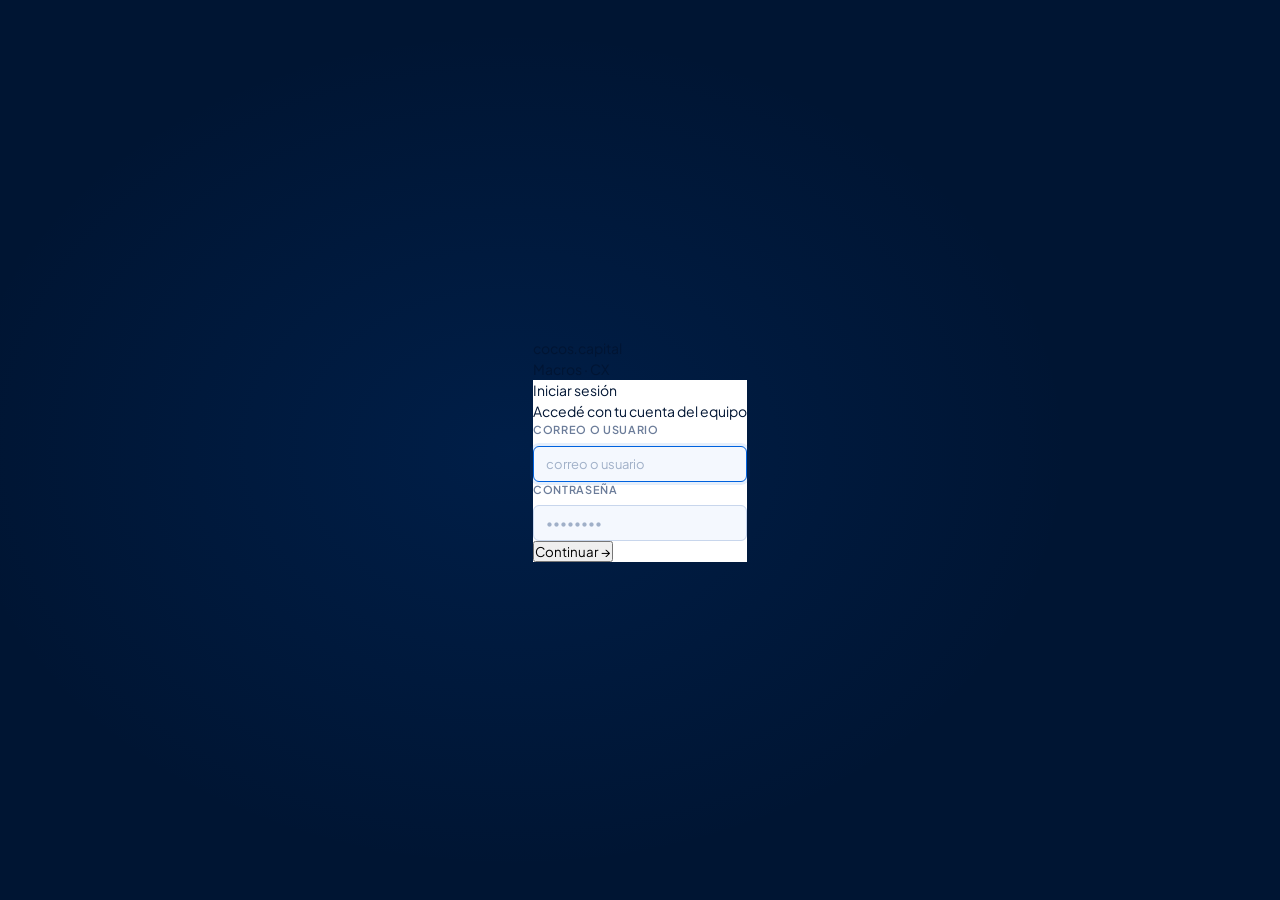
<file: macros.html>
<!DOCTYPE html>
<html lang="es" class="light">
<head>
<meta charset="UTF-8">
<meta name="viewport" content="width=device-width,initial-scale=1.0">
<title>Macros · Cocos Capital</title>
<link href="https://fonts.googleapis.com/css2?family=Plus+Jakarta+Sans:wght@300;400;500;600;700;800&display=swap" rel="stylesheet">
<link rel="stylesheet" href="cocos-ds.css">
<style>
/* DARK MODE DISABLED — pending full DS implementation */
html:not(.light){ --c-bg:#F4F8FE!important;--c-card:#FFFFFF!important;--c-border:#E4EAF3!important;--c-border2:#C8D6EC!important;--c-text:#001533!important;--c-text2:#1A3A62!important;--c-muted:#6B7C99!important;--c-hint:#A0B0C8!important;--shadow-card:0 10px 30px rgba(0,21,51,.06)!important;--shadow-sm:0 1px 3px rgba(0,21,51,.05)!important;--shadow-md:0 4px 16px rgba(0,21,51,.08)!important; }
/* ─── MAC BODY LAYOUT ─ */
/* ─── MAC BODY LAYOUT ─ */
.mac-body{display:flex;flex:1;overflow:hidden;min-height:0}
.mac-content{flex:1;display:flex;flex-direction:column;overflow:hidden;min-width:0;background:var(--c-bg)}

/* ─── MAC CANVAS OVERRIDES ─ */
#mac-canvas{padding:24px 32px 44px;gap:18px}

/* ─── MAC TWO-COLUMN LAYOUT ─ */
.mac-layout{display:grid;grid-template-columns:240px minmax(0,1fr);gap:20px;align-items:start}

/* ─── CATEGORIES PANEL ─ */
.mac-cats-panel{position:sticky;top:0}
.mac-cat-list{display:flex;flex-direction:column;gap:2px}
.mac-cat-item{display:flex;align-items:center;gap:9px;padding:9px 12px;border-radius:10px;font-size:13px;font-weight:500;color:var(--c-muted);cursor:pointer;transition:all .12s;border:none;background:transparent;width:100%;text-align:left}
.mac-cat-item svg{width:14px;height:14px;flex-shrink:0;opacity:.5}
.mac-cat-item:hover{background:var(--c-bg);color:var(--c-text)}
.mac-cat-item.active,.mac-cat-item.on{background:rgba(0,98,222,.08);color:#0062DE;font-weight:600}
.mac-cat-item.active svg,.mac-cat-item.on svg{opacity:1}
.mac-cat-count{margin-left:auto;font-size:10px;font-weight:700;padding:2px 7px;border-radius:99px;background:var(--c-bg);color:var(--c-hint);border:1px solid var(--c-border);flex-shrink:0}

/* ─── RIGHT SIDE ─ */
.mac-right{display:flex;flex-direction:column;gap:16px;min-width:0}

/* ─── TOOLBAR ─ */
.mac-toolbar{display:flex;align-items:center;gap:10px;padding:16px 20px!important;box-shadow:0 10px 30px rgba(0,21,51,.05)!important;border-radius:18px!important}
.mac-search-wrap{flex:1;position:relative;min-width:0}
.mac-search{width:100%;padding:10px 14px 10px 38px;background:var(--c-bg);border:1px solid var(--c-border);border-radius:10px;font-family:var(--ff);font-size:13px;color:var(--c-text);outline:none;transition:border-color .15s}
.mac-search:focus{border-color:#0062DE;box-shadow:0 0 0 3px rgba(0,98,222,.1)}
.mac-search::placeholder{color:var(--c-hint)}
.mac-select{padding:8px 12px;background:var(--c-bg);border:1px solid var(--c-border);border-radius:10px;font-family:var(--ff);font-size:12px;color:var(--c-text);outline:none;cursor:pointer;white-space:nowrap}

/* ─── MAC CARD GRID ─ */
.mac-grid{display:grid;grid-template-columns:repeat(auto-fill,minmax(320px,1fr));gap:22px;align-content:start;align-items:start}

/* ─── MAC CARD ─ */
.mac-card{background:#FFFFFF;border:1px solid #E4EAF3;border-radius:20px;padding:22px;box-shadow:0 10px 28px rgba(0,21,51,.055);cursor:pointer;display:flex;flex-direction:column;min-height:220px;transition:border-color .15s,box-shadow .15s,transform .15s;position:relative;overflow:hidden;animation:fadeUp .22s ease both}
.mac-card:hover{border-color:#C8D6EC;box-shadow:0 16px 34px rgba(0,21,51,.08);transform:translateY(-2px)}
.mac-card.sel{border-color:#0062DE;box-shadow:0 0 0 2px rgba(0,98,222,.15)}
@keyframes fadeUp{from{opacity:0;transform:translateY(5px)}to{opacity:1;transform:translateY(0)}}
.mac-card-top{display:flex;align-items:flex-start;justify-content:space-between;gap:8px;margin-bottom:10px}
.mac-cat-row{display:flex;align-items:center;gap:5px;margin-bottom:5px}
.mac-title{font-size:15px;font-weight:700;color:#001533;letter-spacing:-.02em;line-height:1.35;display:-webkit-box;-webkit-line-clamp:2;-webkit-box-orient:vertical;overflow:hidden}
.mac-card:hover .mac-title{-webkit-line-clamp:unset;overflow:visible}
.mac-fav{background:none;border:none;padding:2px;cursor:pointer;font-size:16px;color:#C8D6EC;transition:color .12s;flex-shrink:0;line-height:1}
.mac-fav:hover{color:#F59E0B}.mac-fav.on{color:#F59E0B}
.mac-preview{font-size:12px;color:#6B7C99;line-height:1.6;display:-webkit-box;-webkit-line-clamp:4;-webkit-box-orient:vertical;overflow:hidden;flex:1;margin:0 0 14px}
.mac-preview img,.mac-preview svg{display:none}
.mac-footer{display:flex;align-items:center;justify-content:space-between;padding-top:12px;border-top:1px solid #E4EAF3;margin-top:auto;gap:8px;flex-shrink:0}
.mac-uses{font-size:11px;color:#A0B0C8;white-space:nowrap}
.mac-actions{display:flex;align-items:center;gap:6px;margin-left:auto}
.mac-pip-btn{background:transparent;border:1px solid #E4EAF3;border-radius:7px;padding:5px 8px;cursor:pointer;font-size:11px;color:#A0B0C8;transition:all .12s;line-height:1.2}
.mac-pip-btn:hover{background:#F0F5FF;border-color:#C8D6EC;color:#0062DE}
.verified-mark{width:18px;height:18px;border-radius:50%;background:rgba(0,191,140,.1);border:1px solid rgba(0,191,140,.25);display:flex;align-items:center;justify-content:center;flex-shrink:0}
.verified-mark svg{width:10px;height:10px;color:#00BF8C}
.empty{text-align:center;padding:64px 24px;display:flex;flex-direction:column;align-items:center;gap:10px}
.empty-ico{font-size:40px;opacity:.2}
.empty-t{font-size:15px;font-weight:600;color:#1A3A62}
.empty-s{font-size:13px;color:#6B7C99}

/* MODE SWITCHER */
.mode-switcher{display:flex;align-items:center;gap:3px;background:var(--ds-bg);border:1px solid var(--ds-border);border-radius:var(--ds-r-sm);padding:3px}
.mode-btn{padding:5px 12px;border-radius:7px;font-size:12px;font-weight:600;cursor:pointer;border:none;background:transparent;color:var(--ds-muted);transition:all .15s;white-space:nowrap}
.mode-btn:hover{color:var(--ds-text)}
.mode-btn.active{background:var(--ds-card);color:var(--ds-text);box-shadow:var(--ds-shadow-sm)}

.hdr-right{margin-left:auto;display:flex;align-items:center;gap:8px}
.hdr-divider{width:1px;height:20px;background:var(--ds-border)}
.icon-btn{width:32px;height:32px;border-radius:var(--ds-r-xs);background:transparent;border:1px solid var(--ds-border);display:flex;align-items:center;justify-content:center;cursor:pointer;color:var(--ds-muted);font-size:12px;transition:all .12s}
.icon-btn:hover{background:var(--ds-border);color:var(--ds-text)}
.icon-btn.active{background:var(--ds-border);color:var(--ds-text)}
.panel-link{display:flex;align-items:center;gap:6px;font-size:12px;color:var(--ds-muted);padding:6px 12px;border-radius:var(--ds-r-xs);border:1px solid var(--ds-border);transition:all .12s}
.panel-link:hover{background:var(--ds-border);color:var(--ds-text)}
.panel-link svg{width:12px;height:12px}
.user-pill{display:flex;align-items:center;gap:9px;padding:4px 12px 4px 4px;background:var(--ds-bg);border:1px solid var(--ds-border);border-radius:99px;cursor:pointer;transition:all .12s}
.user-pill:hover{background:var(--s2);border-color:var(--ds-border-2)}
.uav{width:26px;height:26px;border-radius:50%;background:var(--ds-blue);display:flex;align-items:center;justify-content:center;font-size:10px;font-weight:700;color:#fff;flex-shrink:0}
.uname{font-size:12px;font-weight:600;color:var(--ds-text)}
.urole{font-size:10px;color:var(--ds-hint)}

/* ─── BODY ───────────────────────────── */
.body{display:flex;flex:1;overflow:hidden}

/* ─── SIDEBAR ────────────────────────── */
.sidebar{width:220px;background:var(--ds-card);border-right:1px solid var(--ds-border);display:flex;flex-direction:column;flex-shrink:0;overflow-y:auto;padding:12px 10px}
.sb-section-label{font-size:10px;font-weight:700;color:var(--ds-hint);text-transform:uppercase;letter-spacing:.09em;padding:10px 8px 5px}
.sb-item{display:flex;align-items:center;justify-content:space-between;padding:7px 10px;border-radius:var(--ds-r-xs);cursor:pointer;transition:all .12s;color:var(--ds-muted);font-size:12px;font-weight:500}
.sb-item:hover{background:var(--ds-border);color:var(--ds-text-2)}
.sb-item.on{background:rgba(0,98,222,.12);color:var(--ds-text);border-left:2px solid var(--ds-blue);padding-left:8px}
.sbi-l{display:flex;align-items:center;gap:8px}
.sbi-l svg{width:13px;height:13px;flex-shrink:0;opacity:.7}
.sb-count{font-size:10px;padding:2px 7px;border-radius:99px;background:var(--ds-border);color:var(--ds-hint);font-weight:600}
.sb-item.on .sb-count{background:rgba(0,98,222,.15);color:#7AB8FF}
.sb-sep{height:1px;background:var(--ds-border);margin:6px 4px}
.sdot{width:5px;height:5px;border-radius:50%;flex-shrink:0}

/* cat dots */
.cd-bloqueos{background:#f87171}.cd-aperturas{background:#60a5fa}.cd-onboarding{background:#34d399}
.cd-retiros{background:#fbbf24}.cd-suscripciones{background:#a78bfa}.cd-seguimiento{background:#fb923c}
.cd-reclamos{background:#f87171}.cd-consultas{background:#38bdf8}.cd-transferencias{background:#34d399}
.cd-inversiones{background:#a78bfa}.cd-límites{background:#fb923c}.cd-otros{background:#94a3b8}
.cd-documentación{background:#60a5fa}.cd-cierre{background:#f87171}
/* cat text */
.cg-bloqueos{color:#f87171}.cg-aperturas{color:#60a5fa}.cg-onboarding{color:#34d399}
.cg-retiros{color:#fbbf24}.cg-suscripciones{color:#a78bfa}.cg-seguimiento{color:#fb923c}
.cg-reclamos{color:#f87171}.cg-consultas{color:#38bdf8}.cg-transferencias{color:#34d399}
.cg-inversiones{color:#a78bfa}.cg-límites{color:#fb923c}.cg-otros{color:#94a3b8}
.cg-documentación{color:#60a5fa}.cg-cierre{color:#f87171}

/* ─── CONTENT AREA ───────────────────── */
.content{flex:1;display:flex;flex-direction:column;overflow:hidden}

/* CONTENT BAR */
.cbar{padding:12px 20px;border-bottom:1px solid var(--ds-border);display:flex;align-items:center;gap:10px;flex-shrink:0;background:var(--ds-card)}
.cbar-left{}
.cbar-title{font-size:15px;font-weight:700;color:var(--ds-text);letter-spacing:-.02em}
.cbar-sub{font-size:11px;color:var(--ds-hint);margin-top:1px}
.cbar-right{margin-left:auto;display:flex;align-items:center;gap:8px}
.srch{display:flex;align-items:center;gap:7px;background:var(--ds-bg);border:1px solid var(--ds-border);border-radius:var(--ds-r-xs);padding:7px 11px;width:230px;transition:border-color .15s}
.srch:focus-within{border-color:var(--b2)}
.srch svg{width:13px;height:13px;color:var(--ds-hint);flex-shrink:0}
.srch input{background:transparent;border:none;outline:none;color:var(--ds-text);font-size:12px;width:100%}
.srch input::placeholder{color:var(--ds-hint)}
select.ssel{padding:7px 10px;background:var(--ds-bg);border:1px solid var(--ds-border);border-radius:var(--ds-r-xs);color:var(--ds-text-2);font-size:12px;cursor:pointer;outline:none;appearance:none}

/* MACRO GRID */
.mac-grid{flex:1;overflow-y:auto;padding:18px 20px;display:grid;grid-template-columns:repeat(auto-fill,minmax(280px,1fr));gap:12px;align-content:start;align-items:start}

/* MACRO CARD — exact values as specified */
.mac-card{
  background:var(--ds-card);
  border:1px solid var(--ds-border);
  border-radius:10px;
  padding:0;
  cursor:pointer;
  transition:border-color .15s, box-shadow .15s, transform .15s;
  position:relative;
  display:flex;
  flex-direction:column;
  height:178px; /* fixed height — all cards equal */
  overflow:hidden;
  animation:fadeUp .22s ease both;
}
.mac-card:hover{
  border-color:var(--b2);
  box-shadow:0 4px 16px rgba(0,0,0,.1);
  transform:translateY(-1px);
  z-index:10;
  height:auto; /* expand on hover */
  overflow:visible;
}
.mac-card.sel{border-color:#0062DE;box-shadow:0 0 0 2px rgba(0,98,222,.15)}
@keyframes fadeUp{from{opacity:0;transform:translateY(4px)}to{opacity:1;transform:translateY(0)}}

/* Card inner layout */
.mac-card-top{
  display:flex;align-items:flex-start;justify-content:space-between;
  gap:8px;padding:14px 14px 0;flex-shrink:0;
}
.mac-cat-row{
  display:flex;align-items:center;gap:5px;margin-bottom:5px;
}
.mac-title{
  font-size:14px;font-weight:600;color:var(--ds-text);
  letter-spacing:-.02em;line-height:1.35;
  /* Fixed: exactly 2 lines */
  display:-webkit-box;-webkit-line-clamp:2;-webkit-box-orient:vertical;
  overflow:hidden;min-height:calc(1.35em * 2);
}
.mac-card:hover .mac-title{
  -webkit-line-clamp:unset;-webkit-box-orient:unset;display:block;overflow:visible;
}
.mac-fav{background:none;border:none;padding:0;cursor:pointer;font-size:14px;color:var(--b2);transition:color .12s;flex-shrink:0;margin-left:2px;line-height:1}
.mac-fav:hover{color:var(--ds-amber)}.mac-fav.on{color:var(--ds-amber)}

/* Preview */
.mac-preview{
  font-size:12px;color:var(--ds-muted);line-height:1.5;
  padding:6px 14px 0;flex:1;
  display:-webkit-box;-webkit-line-clamp:2;-webkit-box-orient:vertical;
  overflow:hidden;
  transition:all .2s ease;
}
.mac-preview img,.mac-preview svg{display:none}
.mac-card:hover .mac-preview{
  -webkit-line-clamp:unset;-webkit-box-orient:unset;
  display:block;overflow:visible;
  background:var(--ds-card);
  position:relative;z-index:1;
}

/* Footer — always at bottom */
.mac-footer{
  display:flex;align-items:center;justify-content:space-between;
  padding:8px 14px;border-top:1px solid var(--ds-border);
  margin-top:auto;gap:8px;flex-shrink:0;
  background:var(--ds-card);
}
.mac-card:hover .mac-footer{position:relative;z-index:1}
.mac-uses{font-size:11px;color:var(--ds-hint);white-space:nowrap}
.mac-actions{display:flex;align-items:center;gap:4px;margin-left:auto}
.mac-pip-btn{background:none;border:1px solid var(--ds-border);border-radius:5px;padding:3px 7px;cursor:pointer;font-size:11px;color:var(--ds-muted);transition:all .12s;line-height:1.4;font-family:var(--ff)}
.mac-pip-btn:hover{background:var(--ds-bg);border-color:var(--ds-border-2);color:#0062DE}

/* DETAIL PANEL */
.detail{width:440px;background:var(--ds-card);border-left:1px solid var(--ds-border);display:flex;flex-direction:column;flex-shrink:0;overflow:hidden;transition:width .2s ease}
.detail.closed{width:0;border-left:none}
.dp-bar{display:flex;align-items:center;justify-content:space-between;padding:12px 18px;border-bottom:1px solid var(--ds-border);flex-shrink:0}
.dp-label{font-size:11px;font-weight:700;color:var(--ds-hint);text-transform:uppercase;letter-spacing:.08em}
.dp-scroll{flex:1;overflow-y:auto;padding:18px}
.dp-title{font-size:16px;font-weight:700;color:var(--ds-text);letter-spacing:-.02em;margin-bottom:7px}
.dp-meta{display:flex;align-items:center;gap:6px;flex-wrap:wrap;margin-bottom:14px;font-size:11px;color:var(--ds-hint)}
.dp-body{background:var(--ds-bg);border:1px solid var(--ds-border);border-radius:var(--ds-r-sm);padding:14px;font-size:13px;color:var(--ds-text-2);line-height:1.75;margin-bottom:14px}
.dp-body img{max-width:100%;border-radius:var(--ds-r-xs);margin:6px 0;display:block}
.dp-sec{font-size:10px;font-weight:700;color:var(--ds-hint);text-transform:uppercase;letter-spacing:.08em;margin-bottom:8px}
.cmt{background:var(--ds-bg);border:1px solid var(--ds-border);border-radius:var(--ds-r-sm);padding:10px 13px;margin-bottom:7px}
.cmt-h{display:flex;align-items:center;gap:7px;margin-bottom:4px}
.cmt-av{width:20px;height:20px;border-radius:50%;background:var(--s2);display:flex;align-items:center;justify-content:center;font-size:8px;font-weight:600;color:var(--ds-text-2)}
.cmt-user{font-size:12px;font-weight:600;color:var(--ds-text)}
.cmt-date{font-size:10px;color:var(--ds-hint);margin-left:auto}
.cmt-body{font-size:12px;color:var(--ds-muted);line-height:1.5}
.cmt-row{display:flex;gap:7px;margin-top:10px}
.cmt-inp{flex:1;padding:8px 11px;background:var(--ds-bg);border:1px solid var(--ds-border);border-radius:var(--ds-r-xs);color:var(--ds-text);font-size:12px;font-family:var(--ff);outline:none;resize:none;transition:border-color .15s}
.cmt-inp:focus{border-color:var(--b2)}

/* QA BADGE */
.qa-badge{display:inline-flex;align-items:center;gap:4px;font-size:10px;font-weight:700;padding:3px 8px;border-radius:99px;white-space:nowrap;flex-shrink:0}
.qa-approved{background:rgba(0,191,140,.1);color:var(--ds-green);border:1px solid rgba(0,191,140,.3)}
.qa-pending{background:rgba(100,116,139,.1);color:#64748B;border:1px solid rgba(100,116,139,.2)}
.qa-rejected{background:rgba(240,92,92,.1);color:var(--ds-red);border:1px solid rgba(240,92,92,.25)}

/* Verified checkmark */
.verified-mark{display:inline-flex;align-items:center;justify-content:center;width:15px;height:15px;background:var(--ds-green);border-radius:50%;flex-shrink:0}
.verified-mark svg{width:8px;height:8px;color:#fff}

/* Rejection tooltip */
.reject-tooltip{position:relative;cursor:help}
.reject-tooltip:hover::after{content:attr(data-tip);position:absolute;bottom:calc(100% + 6px);left:50%;transform:translateX(-50%);background:#1a1a2e;color:#f8fafc;font-size:11px;font-weight:400;padding:6px 10px;border-radius:6px;white-space:normal;width:220px;text-align:left;z-index:99;pointer-events:none;border:1px solid var(--ds-border);line-height:1.5;box-shadow:var(--ds-shadow)}

/* Top author/unapproved rows */
.qa-mini-row{display:flex;align-items:center;gap:10px;padding:7px 16px;font-size:12px;border-bottom:1px solid var(--ds-border)}
.qa-mini-row:last-child{border-bottom:none}
.qa-mini-av{width:22px;height:22px;border-radius:50%;background:var(--s2);display:flex;align-items:center;justify-content:center;font-size:9px;font-weight:700;color:var(--ds-text-2);flex-shrink:0}
.qa-mini-name{flex:1;color:var(--ds-text-2);font-weight:500;overflow:hidden;text-overflow:ellipsis;white-space:nowrap}
.qa-mini-count{font-size:11px;font-weight:700;padding:2px 7px;border-radius:99px;background:rgba(245,158,11,.12);color:var(--ds-amber);flex-shrink:0}
#view-usuario{display:none;flex:1;overflow:hidden}
#view-usuario.on{display:flex;flex:1}
#view-qa{display:none;flex-direction:column;overflow:hidden;flex:1}
#view-qa.on{display:flex;flex:1}

.qa-main{flex:1;overflow-y:auto;padding:20px 24px;max-width:1200px;margin:0 auto;width:100%}

/* QA TABS */
.qa-tabs{display:flex;gap:3px;margin-bottom:20px;background:var(--ds-bg);border:1px solid var(--ds-border);border-radius:var(--ds-r-sm);padding:4px;width:fit-content}
.qa-tab{padding:7px 16px;border-radius:8px;font-size:12px;font-weight:600;cursor:pointer;border:none;background:transparent;color:var(--ds-muted);transition:all .15s}
.qa-tab:hover{color:var(--ds-text)}
.qa-tab.on{background:var(--ds-card);color:var(--ds-text);box-shadow:var(--ds-shadow-sm)}

/* QA STATS */
.qa-stats{display:grid;grid-template-columns:repeat(4,1fr);gap:12px;margin-bottom:24px}
.qa-stat{background:var(--ds-card);border:1px solid var(--ds-border);border-radius:var(--ds-r-sm);padding:18px 20px;position:relative;overflow:hidden}
.qa-stat::before{content:'';position:absolute;top:0;left:0;right:0;height:2px;background:var(--sc,var(--ds-blue));opacity:.6}
.qa-stat-val{font-size:28px;font-weight:800;color:var(--ds-text);letter-spacing:-.04em;line-height:1;margin-bottom:5px}
.qa-stat-lbl{font-size:11px;font-weight:600;color:var(--ds-muted)}
.qa-stat-sub{font-size:10px;color:var(--ds-hint);margin-top:2px}

/* QA TABLE */
.qa-table-wrap{background:var(--ds-card);border:1px solid var(--ds-border);border-radius:var(--ds-r-sm);overflow:hidden}
.qa-toolbar{display:flex;align-items:center;gap:8px;padding:12px 16px;border-bottom:1px solid var(--ds-border);flex-wrap:wrap}
table.qa-tbl{width:100%;border-collapse:collapse}
table.qa-tbl thead th{background:var(--ds-bg);padding:10px 14px;text-align:left;font-size:10px;font-weight:700;text-transform:uppercase;letter-spacing:.08em;color:var(--ds-muted);white-space:nowrap;border-bottom:1px solid var(--ds-border)}
table.qa-tbl tbody tr{border-bottom:1px solid rgba(255,255,255,.04);transition:background .1s}
table.qa-tbl tbody tr:last-child{border-bottom:none}
table.qa-tbl tbody tr:hover{background:var(--ds-bg)}
table.qa-tbl tbody td{padding:11px 14px;font-size:13px;vertical-align:middle}

/* ANALYTICS */
.analytics-grid{display:grid;grid-template-columns:1fr 1fr;gap:16px}
.analytics-card{background:var(--ds-card);border:1px solid var(--ds-border);border-radius:var(--ds-r-sm);overflow:hidden}
.analytics-card-header{padding:14px 18px;border-bottom:1px solid var(--ds-border)}
.analytics-card-title{font-size:12px;font-weight:700;color:var(--ds-text-2);text-transform:uppercase;letter-spacing:.08em}
.analytics-card-body{padding:14px 18px}
.bar-row{display:flex;align-items:center;gap:10px;margin-bottom:10px}
.bar-row:last-child{margin-bottom:0}
.bar-label{font-size:12px;color:var(--ds-text-2);width:140px;white-space:nowrap;overflow:hidden;text-overflow:ellipsis;flex-shrink:0}
.bar-track{flex:1;height:6px;background:var(--ds-border);border-radius:3px;overflow:hidden}
.bar-fill{height:100%;border-radius:3px;background:var(--ds-blue);transition:width .4s ease}
.bar-val{font-size:11px;color:var(--ds-hint);width:28px;text-align:right;flex-shrink:0}

/* ADMIN view placeholder */
.admin-main{padding:20px 24px;max-width:1000px;margin:0 auto;width:100%}

/* ─── RICH EDITOR ────────────────────── */
.editor-wrap{background:var(--ds-bg);border:1px solid var(--ds-border-2);border-radius:var(--ds-r-sm);overflow:hidden}
.editor-wrap:focus-within{border-color:var(--ds-blue)}
.editor-toolbar{display:flex;align-items:center;gap:2px;padding:6px 8px;border-bottom:1px solid var(--ds-border);flex-wrap:wrap;background:var(--ds-bg)}
.tb-tool{width:27px;height:27px;border-radius:var(--ds-r-xs);border:none;background:transparent;color:var(--ds-muted);cursor:pointer;display:flex;align-items:center;justify-content:center;font-size:12px;transition:all .12s;font-family:var(--ff);font-weight:600}
.tb-tool:hover{background:var(--ds-border-2);color:var(--ds-text)}
.tb-tool.on{background:rgba(0,98,222,.2);color:#7AB8FF}
.tb-tool svg{width:12px;height:12px}
.tb-sep{width:1px;height:16px;background:var(--ds-border);margin:0 3px}
.editor-body{min-height:130px;max-height:260px;overflow-y:auto;padding:12px;outline:none;font-size:13px;color:var(--ds-text);line-height:1.75;caret-color:var(--ds-blue)}
.editor-body:empty:before{content:attr(data-placeholder);color:var(--ds-hint);pointer-events:none}
.editor-body img{max-width:100%;border-radius:var(--ds-r-xs);display:block;margin:6px 0}
.editor-body b,.editor-body strong{font-weight:700}
.editor-body .var-span{background:rgba(0,98,222,.15);color:#93c5fd;padding:0 3px;border-radius:3px;font-size:12px;font-family:var(--fm)}
.img-drop-hint{font-size:11px;color:var(--ds-hint);padding:4px 8px;display:flex;align-items:center;gap:5px;border-top:1px solid var(--ds-border);background:var(--ds-bg)}

/* ─── SETTINGS PANEL ─────────────────── */
.settings-panel{position:fixed;top:56px;right:0;bottom:0;width:480px;background:var(--ds-card);border-left:1px solid var(--ds-border);z-index:50;display:none;flex-direction:column;box-shadow:-4px 0 24px rgba(0,0,0,.3);overflow:hidden}
.settings-panel.on{display:flex}
.sp-head{display:flex;align-items:center;justify-content:space-between;padding:14px 18px;border-bottom:1px solid var(--ds-border);flex-shrink:0}
.sp-title{font-size:13px;font-weight:700;color:var(--ds-text)}
.sp-tabs{display:flex;border-bottom:1px solid var(--ds-border);flex-shrink:0;padding:0 14px}
.sp-tab{padding:10px 12px;font-size:12px;font-weight:600;color:var(--ds-muted);background:transparent;border:none;cursor:pointer;border-bottom:2px solid transparent;margin-bottom:-1px;transition:all .15s;font-family:var(--ff)}
.sp-tab:hover{color:var(--ds-text)}.sp-tab.on{color:var(--ds-text);border-bottom-color:var(--ds-blue)}
.sp-body{flex:1;overflow-y:auto;padding:16px 18px}
.panel{background:var(--ds-bg);border:1px solid var(--ds-border);border-radius:var(--ds-r-sm);overflow:hidden;margin-bottom:12px}
.ph{padding:10px 14px;border-bottom:1px solid var(--ds-border);display:flex;align-items:center;justify-content:space-between}
.ph-title{font-size:11px;font-weight:700;color:var(--ds-text-2);text-transform:uppercase;letter-spacing:.05em}
.pb{padding:12px 14px}
.rp{font-size:10px;padding:2px 8px;border-radius:99px;text-transform:uppercase;font-weight:700;letter-spacing:.05em}
.rp-a{background:rgba(0,98,222,.15);color:#7AB8FF;border:1px solid rgba(0,98,222,.25)}
.rp-q{background:rgba(167,139,250,.15);color:#c4b5fd;border:1px solid rgba(167,139,250,.25)}
.rp-g{background:rgba(0,191,140,.1);color:var(--ds-green);border:1px solid rgba(0,191,140,.25)}
.sb-status{display:flex;align-items:center;gap:7px;padding:6px 10px;border-radius:var(--ds-r-xs);font-size:12px;font-weight:500;border:1px solid var(--ds-border)}
.sb-status.conn{background:rgba(0,191,140,.07);border-color:rgba(0,191,140,.2);color:var(--ds-green)}
.status-dot{width:6px;height:6px;border-radius:50%;flex-shrink:0}
.uav2{width:30px;height:30px;border-radius:50%;background:var(--ds-blue);display:flex;align-items:center;justify-content:center;font-size:11px;font-weight:700;color:#fff;flex-shrink:0}
.drop-zone{border:2px dashed var(--ds-border-2);border-radius:var(--ds-r-sm);padding:24px;text-align:center;cursor:pointer;transition:all .15s;background:var(--ds-bg)}
.drop-zone:hover,.drop-zone.drag{border-color:var(--ds-blue);background:rgba(0,98,222,.05)}

/* ─── BUTTONS ────────────────────────── */
.btn{display:inline-flex;align-items:center;gap:5px;padding:8px 14px;border-radius:var(--ds-r-xs);font-size:12px;font-weight:600;cursor:pointer;transition:all .12s;border:none;font-family:var(--ff);line-height:1}
.btn svg{width:12px;height:12px;flex-shrink:0}
.btn-primary{background:var(--ds-blue);color:#fff}.btn-primary:hover{background:var(--ds-blue2)}
.btn-secondary{background:transparent;border:1px solid var(--ds-border-2);color:var(--ds-text-2)}.btn-secondary:hover{background:var(--ds-border);color:var(--ds-text);border-color:var(--b2)}
.btn-success{background:rgba(0,191,140,.1);border:1px solid rgba(0,191,140,.25);color:var(--ds-green)}.btn-success:hover{background:rgba(0,191,140,.2)}
.btn-danger{background:rgba(240,92,92,.08);border:1px solid rgba(240,92,92,.2);color:#f87171}.btn-danger:hover{background:rgba(240,92,92,.16)}
.btn-sm{padding:5px 10px;font-size:11px}
.btn-xs{padding:4px 8px;font-size:11px}

/* ─── MODALS ─────────────────────────── */
.overlay{position:fixed;inset:0;background:rgba(4,10,22,.75);backdrop-filter:blur(6px);display:none;align-items:center;justify-content:center;z-index:400;padding:20px}
.overlay.on{display:flex}
.modal{background:var(--ds-bg);border:1px solid var(--ds-border-2);border-radius:var(--ds-r-panel);width:100%;max-width:560px;max-height:92vh;overflow-y:auto;box-shadow:var(--sh-lg);animation:modalIn .2s cubic-bezier(.34,1.3,.64,1) both}
@keyframes modalIn{from{opacity:0;transform:scale(.96) translateY(6px)}to{opacity:1;transform:scale(1) translateY(0)}}
.mh{padding:20px 22px 16px;border-bottom:1px solid var(--ds-border);display:flex;align-items:center;justify-content:space-between;flex-shrink:0;position:sticky;top:0;background:var(--ds-bg);z-index:1}
.mh-title{font-size:15px;font-weight:700;color:var(--ds-text);letter-spacing:-.02em}
.mx{width:28px;height:28px;border-radius:var(--ds-r-xs);background:var(--ds-border);border:none;display:flex;align-items:center;justify-content:center;cursor:pointer;color:var(--ds-muted);font-size:14px;transition:all .12s}
.mx:hover{background:var(--ds-border-2);color:var(--ds-text)}
.mb{padding:20px 22px}
.mf{padding:14px 22px;border-top:1px solid var(--ds-border);display:flex;gap:8px;justify-content:flex-end;position:sticky;bottom:0;background:var(--ds-bg)}
.fg{margin-bottom:13px}
.fg label{display:block;font-size:10px;font-weight:700;color:var(--ds-hint);text-transform:uppercase;letter-spacing:.06em;margin-bottom:6px}
.fi{width:100%;padding:9px 12px;background:var(--ds-bg);border:1px solid var(--ds-border);border-radius:var(--ds-r-xs);color:var(--ds-text);font-size:13px;font-family:var(--ff);outline:none;transition:border-color .15s,box-shadow .15s}
.fi:focus{border-color:var(--ds-blue);box-shadow:0 0 0 3px rgba(0,98,222,.12)}
.fi::placeholder{color:var(--ds-hint)}
select.fi{appearance:none;cursor:pointer}
textarea.fi{resize:vertical;min-height:72px;line-height:1.6}
.frow{display:grid;grid-template-columns:1fr 1fr;gap:10px}

/* Change pass overlay */
#chpass-overlay{position:fixed;inset:0;background:rgba(4,10,22,.85);backdrop-filter:blur(8px);display:none;align-items:center;justify-content:center;z-index:600;padding:20px}
#chpass-overlay.on{display:flex}

/* ─── MISC ───────────────────────────── */
.empty{display:flex;flex-direction:column;align-items:center;justify-content:center;padding:60px;color:var(--ds-hint);text-align:center;grid-column:1/-1}
.empty-ico{font-size:32px;opacity:.25;margin-bottom:10px}
.empty-t{font-size:13px;color:var(--ds-muted);margin-bottom:4px}
.empty-s{font-size:11px}
.toast{position:fixed;bottom:20px;right:20px;padding:11px 18px;border-radius:var(--ds-r-sm);font-size:12px;font-weight:600;box-shadow:var(--ds-shadow);z-index:999;display:none;align-items:center;gap:8px;background:var(--s2);border:1px solid var(--ds-border-2);color:var(--ds-text);min-width:210px}
.toast.on{display:flex;animation:fup .2s ease}
.toast.ok{border-color:rgba(0,191,140,.3);color:var(--ds-green)}
.toast.er{border-color:rgba(240,92,92,.3);color:#f87171}
.toast.in{border-color:rgba(0,98,222,.3);color:#7AB8FF}
@keyframes fup{from{opacity:0;transform:translateY(6px)}to{opacity:1;transform:translateY(0)}}
.spin{width:14px;height:14px;border:2px solid var(--ds-border-2);border-top-color:var(--ds-blue);border-radius:50%;animation:spin .65s linear infinite;flex-shrink:0}
@keyframes spin{to{transform:rotate(360deg)}}

/* ─── LIGHT MODE PATCHES ─────────────── */
html.light .analytics-card,.light .qa-stat,.light .qa-table-wrap,.light .settings-panel,.light .modal,.light .detail,.light .auth-card{background:#fff}
html.light .mh,.light .mf,.light .sp-body{background:#fff}
/* Cards already use #F7F9FC / #E2E8F0 — no override needed */
/* ─── CARD EXPAND ON HOVER ───────────── */
/* La card crece verticalmente al hacer hover.
   El .mac-preview pasa de 2 líneas a hasta 8.
   Z-index elevado para que se muestre encima de las cards vecinas.
   Sin JS, sin markup extra. */

/* ─── PiP WINDOW ─────────────────────── */
.pip-win{position:fixed;bottom:70px;right:20px;width:340px;background:var(--ds-bg);border:1px solid var(--ds-border-2);border-radius:var(--ds-r-md);box-shadow:var(--sh-lg);z-index:500;display:none;flex-direction:column;overflow:hidden;max-height:520px}
.pip-win.on{display:flex}
.pip-win.minimized .pip-body,.pip-win.minimized .pip-foot,.pip-win.minimized #pip-list-view{display:none!important}
.pip-bar{display:flex;align-items:center;gap:8px;padding:10px 12px;background:var(--s2);border-bottom:1px solid var(--ds-border);cursor:move;flex-shrink:0;user-select:none}
.pip-title{font-size:12px;font-weight:600;color:var(--ds-text);flex:1;overflow:hidden;text-overflow:ellipsis;white-space:nowrap}
.pip-body{flex:1;overflow-y:auto;padding:13px;font-size:13px;color:var(--ds-text-2);line-height:1.75}
.pip-body img{max-width:100%;border-radius:var(--ds-r-xs);display:block;margin:4px 0}
.pip-foot{display:flex;gap:6px;padding:9px 12px;border-top:1px solid var(--ds-border);flex-shrink:0;background:var(--s2)}
.pip-item{display:flex;align-items:center;padding:8px 10px;border-bottom:1px solid var(--ds-border);cursor:pointer;transition:background .1s}
.pip-item:hover{background:var(--s2)}
.pip-item-title{font-size:12px;font-weight:500;color:var(--ds-text);overflow:hidden;text-overflow:ellipsis;white-space:nowrap}
.pip-item-cat{font-size:10px;color:var(--ds-hint);margin-top:1px}
.pip-item-actions{display:flex;gap:4px;flex-shrink:0;margin-left:8px}

</style>
</head>
<body>

<div id="auth">
  <div class="auth-wrap">
    <div class="auth-logotype">cocos<em>.</em>capital</div>
    <div class="auth-logotype-sub">Macros · CX</div>
    <div class="auth-card">
      <div class="auth-card-title">Iniciar sesión</div>
      <div class="auth-card-sub">Accedé con tu cuenta del equipo</div>
      <div class="form-field"><label>Correo o usuario</label><input id="li-e" type="text" placeholder="correo o usuario" autofocus autocomplete="username"></div>
      <div class="form-field"><label>Contraseña</label><input id="li-p" type="password" placeholder="••••••••" onkeydown="if(event.key==='Enter')doLogin()"></div>
      <div class="auth-err" id="auth-err"></div>
      <button class="btn-login" onclick="doLogin()">Continuar →</button>
      <a class="auth-back" id="back-to-panel" style="display:none" href="index.html">← Volver al Panel CX</a>
    </div>
  </div>
</div>

<!-- ══ APP ═══════════════════════════ -->


<div id="app" class="app-shell">
  <aside class="app-sidebar">
    <div class="sidebar-logo">
      <div class="sidebar-logotype">cocos<em>.</em></div>
      <div class="sidebar-module-pill">
        <svg viewBox="0 0 16 16" fill="currentColor"><path d="M2 2h5v5H2zm7 0h5v5H9zM2 9h5v5H2zm7 0h5v5H9z"/></svg>
        <span>Macros</span>
      </div>
    </div>
    <nav class="sidebar-nav">
      <div class="sidebar-section">Vistas</div>
      <div class="sidebar-item active" id="sf-mine" onclick="setF('mine')">
        <svg viewBox="0 0 16 16" fill="currentColor"><path d="M8 8a3 3 0 100-6 3 3 0 000 6zm-5 6a5 5 0 0110 0H3z"/></svg>
        Mis macros
        <span class="sidebar-soon" id="cnt-mine" style="background:rgba(0,98,222,.25);color:#93C5FD">0</span>
      </div>
      <div class="sidebar-item" id="sf-shared" onclick="setF('shared')">
        <svg viewBox="0 0 16 16" fill="currentColor"><path d="M2.5 1a1 1 0 00-1 1v11a1 1 0 001 1H9a1 1 0 001-1V4.914a1 1 0 00-.293-.707L7.793 2.293A1 1 0 007.086 2H2.5zm0 1h4.586L9 3.914V13H2.5V2z"/></svg>
        Oficiales
        <span class="sidebar-soon" id="cnt-shared" style="background:rgba(255,255,255,.08);color:rgba(255,255,255,.4)">0</span>
      </div>
      <div class="sidebar-item" id="sf-fav" onclick="setF('fav')">
        <svg viewBox="0 0 16 16" fill="currentColor"><path d="M3.612 15.443c-.386.198-.824-.149-.746-.592l.83-4.73L.173 6.765c-.329-.314-.158-.888.283-.95l4.898-.696L7.538.792c.197-.39.73-.39.927 0l2.184 4.327 4.898.696c.441.062.612.636.282.95l-3.522 3.356.83 4.73c.078.443-.36.79-.746.592L8 13.187l-4.389 2.256z"/></svg>
        Favoritas
        <span class="sidebar-soon" id="cnt-fav" style="background:rgba(255,255,255,.08);color:rgba(255,255,255,.4)">0</span>
      </div>
      <div class="sidebar-item admin-only" id="sf-pending" onclick="setF('pending')" style="display:none">
        <svg viewBox="0 0 16 16" fill="currentColor"><path d="M8 15A7 7 0 118 1a7 7 0 010 14zm0 1A8 8 0 108 0a8 8 0 000 16z"/><path d="M7.002 11a1 1 0 112 0 1 1 0 01-2 0zM7.1 4.995a.905.905 0 111.8 0l-.35 3.507a.552.552 0 01-1.1 0L7.1 4.995z"/></svg>
        Pendientes QA
        <span class="sidebar-soon" id="cnt-pending" style="background:rgba(245,158,11,.2);color:#F59E0B">0</span>
      </div>
      <!-- Categorías — item + sub-list collapsible -->
      <div class="sidebar-item" id="sb-cats-toggle" onclick="toggleSbCats()" style="justify-content:space-between">
        <div style="display:flex;align-items:center;gap:10px">
          <svg viewBox="0 0 16 16" fill="currentColor" width="15" height="15"><path d="M1 2.5A1.5 1.5 0 012.5 1h3A1.5 1.5 0 017 2.5v3A1.5 1.5 0 015.5 7h-3A1.5 1.5 0 011 5.5v-3zm8 0A1.5 1.5 0 0110.5 1h3A1.5 1.5 0 0115 2.5v3A1.5 1.5 0 0113.5 7h-3A1.5 1.5 0 019 5.5v-3zm-8 8A1.5 1.5 0 012.5 9h3A1.5 1.5 0 017 10.5v3A1.5 1.5 0 015.5 15h-3A1.5 1.5 0 011 13.5v-3zm8 0A1.5 1.5 0 0110.5 9h3A1.5 1.5 0 0115 10.5v3A1.5 1.5 0 0113.5 15h-3A1.5 1.5 0 019 13.5v-3z"/></svg>
          Categorías
        </div>
        <svg id="sb-cats-arrow" width="10" height="10" viewBox="0 0 16 16" fill="currentColor" style="color:rgba(255,255,255,.3);transition:transform .2s;flex-shrink:0;transform:rotate(-90deg)"><path d="M7.247 11.14L2.451 5.658C1.885 5.013 2.345 4 3.204 4h9.592a1 1 0 01.753 1.659l-4.796 5.48a1 1 0 01-1.506 0z"/></svg>
      </div>
      <div id="sb-cats" style="display:none;padding:0 0 4px"></div>

      <div class="sidebar-sep"></div>
      <div class="sidebar-section">Accesos</div>
      <a class="sidebar-item" href="index.html">
        <svg viewBox="0 0 16 16" fill="currentColor"><path d="M8.707 1.5a1 1 0 00-1.414 0L.646 8.146a.5.5 0 00.708.708L2 8.207V13.5A1.5 1.5 0 003.5 15h9a1.5 1.5 0 001.5-1.5V8.207l.646.647a.5.5 0 00.708-.708L13 5.793V2.5a.5.5 0 00-.5-.5h-1a.5.5 0 00-.5.5v1.293L8.707 1.5z"/></svg>
        Panel CX
      </a>
      <a class="sidebar-item" href="bitacora.html">
        <svg viewBox="0 0 16 16" fill="currentColor"><path d="M3.5 0a.5.5 0 01.5.5V1h8V.5a.5.5 0 011 0V1h1a2 2 0 012 2v11a2 2 0 01-2 2H2a2 2 0 01-2-2V3a2 2 0 012-2h1V.5a.5.5 0 01.5-.5zM1 4v10a1 1 0 001 1h12a1 1 0 001-1V4H1z"/></svg>
        Bitácora
      </a>
    </nav>
    <div class="sidebar-footer" style="flex-shrink:0">
      <a class="sidebar-help" href="#" onclick="return false">
        <svg viewBox="0 0 16 16" fill="currentColor"><path d="M8 15A7 7 0 118 1a7 7 0 010 14zm0 1A8 8 0 108 0a8 8 0 000 16z"/><path d="M5.255 5.786a.237.237 0 00.241.247h.825c.138 0 .248-.113.266-.25.09-.656.54-1.134 1.342-1.134.686 0 1.314.343 1.314 1.168 0 .635-.374.927-.965 1.371-.673.489-1.206 1.06-1.168 1.987l.003.217a.25.25 0 00.25.246h.811a.25.25 0 00.25-.25v-.105c0-.718.273-.927 1.01-1.486.609-.463 1.244-.977 1.244-2.056 0-1.511-1.276-2.241-2.673-2.241-1.267 0-2.655.59-2.75 2.286zm1.557 5.763c0 .533.425.927 1.01.927.609 0 1.028-.394 1.028-.927 0-.552-.42-.94-1.029-.94-.584 0-1.009.388-1.009.94z"/></svg>
        <div><div class="sidebar-help-title">¿Necesitás ayuda?</div><div class="sidebar-help-sub">Ir al centro de ayuda</div></div>
      </a>
      <div class="sidebar-sep-ft"></div>
      <div class="sidebar-user">
        <div class="sidebar-av" id="sb-av">?</div>
        <div style="flex:1;min-width:0">
          <div class="sidebar-uname" id="sb-name">—</div>
          <div class="sidebar-urole" id="sb-role">—</div>
        </div>
        <button class="sidebar-logout" onclick="doLogout()" title="Cerrar sesión">
          <svg width="11" height="11" viewBox="0 0 16 16" fill="currentColor"><path fill-rule="evenodd" d="M10 12.5a.5.5 0 01-.5.5h-8a.5.5 0 01-.5-.5v-9a.5.5 0 01.5-.5h8a.5.5 0 01.5.5v2a.5.5 0 001 0v-2A1.5 1.5 0 009.5 2h-8A1.5 1.5 0 000 3.5v9A1.5 1.5 0 001.5 14h8a1.5 1.5 0 001.5-1.5v-2a.5.5 0 00-1 0v2z"/><path fill-rule="evenodd" d="M15.854 8.354a.5.5 0 000-.708l-3-3a.5.5 0 00-.708.708L14.293 7.5H5.5a.5.5 0 000 1h8.793l-2.147 2.146a.5.5 0 00.708.708l3-3z"/></svg>
        </button>
      </div>
    </div>
  </aside>
  <div class="app-main">
  <div class="app-topbar">
    <div class="topbar-title">Macros</div>
    <div class="date-pill" id="topbar-date">
      <svg viewBox="0 0 16 16" fill="currentColor"><path d="M11 6.5a.5.5 0 01.5-.5h1a.5.5 0 010 1h-1a.5.5 0 01-.5-.5zm-3 0a.5.5 0 01.5-.5h1a.5.5 0 010 1h-1a.5.5 0 01-.5-.5zm-3 0a.5.5 0 01.5-.5h1a.5.5 0 010 1h-1a.5.5 0 01-.5-.5zM3.5 0a.5.5 0 01.5.5V1h8V.5a.5.5 0 011 0V1h1a2 2 0 012 2v11a2 2 0 01-2 2H2a2 2 0 01-2-2V3a2 2 0 012-2h1V.5a.5.5 0 01.5-.5zM1 4v10a1 1 0 001 1h12a1 1 0 001-1V4H1z"/></svg>
      <span id="topbar-date-text"></span>
    </div>
    <div class="topbar-actions">
      <button class="icon-button" id="theme-btn" onclick="toggleTheme()" title="Cambiar tema">🌙</button>
      <div style="position:relative">
        <button class="icon-button" id="notif-btn" onclick="cxNotifToggle()" title="Notificaciones">
          🔔<span id="notif-badge" style="display:none;position:absolute;top:4px;right:4px;width:8px;height:8px;border-radius:50%;background:#0062DE;border:2px solid var(--c-card)"></span>
        </button>
      </div>
      <div class="user-pill" onclick="showUserMenu()">
        <div class="user-av" id="u-av">?</div>
        <div><div class="user-name" id="u-name">—</div><div class="user-role" id="u-role">—</div></div>
      </div>
      <button class="primary-action admin-only" id="btn-nueva-macro" onclick="openM('new')" style="display:none">+ Nueva macro</button>
    </div>
  </div>
    <div class="mac-body">
<div class="mac-content">
      <!-- ══ VIEW: USUARIO ══════════════════ -->
      <div id="view-usuario" style="flex:1;overflow:hidden;display:flex;flex-direction:column">

        <!-- SCROLL CANVAS -->
        <div class="app-content" id="mac-canvas">

          <!-- HERO -->
          <div class="module-hero">
            <div class="hero-text">
              <div class="module-eyebrow">Cocos Capital · Macros</div>
              <div class="module-title" id="cbar-title">Mis macros</div>
              <div class="module-subtitle" id="cbar-sub">Plantillas rápidas para responder mejor y ahorrar tiempo.</div>
            </div>
          </div>

          <!-- MAIN CONTENT: toolbar + grid (full width) -->
          <div class="mac-right" style="min-width:0">
              <!-- TOOLBAR -->
              <div class="mac-toolbar panel panel-padded">
                <div class="mac-search-wrap">
                  <svg viewBox="0 0 16 16" fill="currentColor" width="14" height="14" style="position:absolute;left:12px;top:50%;transform:translateY(-50%);color:#A0B0C8;pointer-events:none"><path d="M11.4 10A5.5 5.5 0 102.6 2.6a5.5 5.5 0 008.8 7.4l3.3 3.3 1.4-1.4-3.3-3.3zm-5-.4a3.5 3.5 0 113.5-3.5A3.5 3.5 0 016.4 9.6z"/></svg>
                  <input type="text" id="q" class="mac-search" placeholder="Buscar macros…" oninput="draw()">
                </div>
                <select class="mac-select" id="sort" onchange="draw()">
                  <option value="new">Recientes</option>
                  <option value="use">Más usadas</option>
                  <option value="az">A → Z</option>
                </select>
              </div>
              <!-- GRID -->
              <div class="mac-grid" id="grid"></div>
          </div>
        </div><!-- /app-content -->

        <!-- DETAIL PANEL -->
        <div class="detail closed" id="detail">
          <div class="dp-bar">
            <span class="dp-label">Detalle</span>
            <button class="btn btn-secondary btn-xs" onclick="closeDetail()">Cerrar</button>
          </div>
          <div class="dp-scroll" id="dp-scroll"></div>
        </div>
      </div>

    <!-- ══ VIEW: CALIDAD ══════════════════ -->
    <div id="view-qa">
      <div class="qa-main">

        <!-- QA TABS -->
        <div class="qa-tabs">
          <button class="qa-tab on" id="qa-tab-approval" onclick="setQaTab('approval',this)">Panel de aprobación</button>
          <button class="qa-tab" id="qa-tab-analytics" onclick="setQaTab('analytics',this)">Analytics de uso</button>
        </div>

        <!-- APPROVAL PANEL -->
        <div id="qa-section-approval">

          <!-- Stats row: 6 tiles -->
          <div class="qa-stats" id="qa-stats" style="grid-template-columns:repeat(6,1fr)">
            <div class="qa-stat" style="--sc:var(--grn)">
              <div class="qa-stat-val" id="qs-aprobadas">—</div>
              <div class="qa-stat-lbl">Aprobadas</div>
              <div class="qa-stat-sub">Total</div>
            </div>
            <div class="qa-stat" style="--sc:rgba(0,191,140,.5)">
              <div class="qa-stat-val" id="qs-ap7">—</div>
              <div class="qa-stat-lbl">Últ. 7 días</div>
              <div class="qa-stat-sub">Aprobadas</div>
            </div>
            <div class="qa-stat" style="--sc:var(--amb)">
              <div class="qa-stat-val" id="qs-pendientes">—</div>
              <div class="qa-stat-lbl">Pendientes</div>
              <div class="qa-stat-sub">Sin revisar</div>
            </div>
            <div class="qa-stat" style="--sc:var(--red)">
              <div class="qa-stat-val" id="qs-rechazadas">—</div>
              <div class="qa-stat-lbl">Rechazadas</div>
              <div class="qa-stat-sub">Con motivo</div>
            </div>
            <div class="qa-stat" style="--sc:var(--blue)">
              <div class="qa-stat-val" id="qs-total">—</div>
              <div class="qa-stat-lbl">Total</div>
              <div class="qa-stat-sub">En sistema</div>
            </div>
            <div class="qa-stat" style="--sc:var(--vio)">
              <div class="qa-stat-val" id="qs-sinAprobar">—</div>
              <div class="qa-stat-lbl">Más usadas</div>
              <div class="qa-stat-sub">Sin aprobar</div>
            </div>
          </div>

          <!-- Top pending authors + top unapproved -->
          <div style="display:grid;grid-template-columns:1fr 1fr;gap:14px;margin-bottom:20px">
            <div class="qa-table-wrap">
              <div style="padding:11px 16px;border-bottom:1px solid var(--b0);font-size:11px;font-weight:700;color:var(--t2);text-transform:uppercase;letter-spacing:.08em">Top 5 autores con más pendientes</div>
              <div id="qa-top-authors" style="padding:8px 0"></div>
            </div>
            <div class="qa-table-wrap">
              <div style="padding:11px 16px;border-bottom:1px solid var(--b0);font-size:11px;font-weight:700;color:var(--t2);text-transform:uppercase;letter-spacing:.08em">Macros más usadas sin aprobar</div>
              <div id="qa-top-unapproved" style="padding:8px 0"></div>
            </div>
          </div>

          <!-- Advanced filters -->
          <div class="qa-table-wrap">
            <div class="qa-toolbar" style="flex-wrap:wrap;gap:8px">
              <div class="srch" style="width:220px;flex-shrink:0">
                <svg viewBox="0 0 16 16" fill="currentColor"><path d="M11.4 10A5.5 5.5 0 102.6 2.6a5.5 5.5 0 008.8 7.4l3.3 3.3 1.4-1.4-3.3-3.3zm-5-.4a3.5 3.5 0 113.5-3.5A3.5 3.5 0 016.4 9.6z"/></svg>
                <input type="text" id="qa-q" placeholder="Buscar…" oninput="renderQATable()">
              </div>
              <select class="ssel" id="qa-filter-estado" onchange="renderQATable()">
                <option value="">Estado</option>
                <option value="pendiente">Pendiente</option>
                <option value="aprobada">Aprobada</option>
                <option value="rechazada">Rechazada</option>
              </select>
              <select class="ssel" id="qa-filter-autor" onchange="renderQATable()">
                <option value="">Autor</option>
              </select>
              <select class="ssel" id="qa-filter-cat" onchange="renderQATable()">
                <option value="">Categoría</option>
              </select>
              <select class="ssel" id="qa-filter-tipo" onchange="renderQATable()">
                <option value="">Tipo</option>
                <option value="shared">Compartida</option>
                <option value="private">Privada</option>
              </select>
              <select class="ssel" id="qa-filter-fecha" onchange="renderQATable()">
                <option value="">Fecha creación</option>
                <option value="7">Últimos 7 días</option>
                <option value="30">Últimos 30 días</option>
                <option value="90">Últimos 90 días</option>
              </select>
              <select class="ssel" id="qa-sort" onchange="renderQATable()">
                <option value="estado">Ordenar: Estado</option>
                <option value="fecha_creacion">Creación</option>
                <option value="fecha_mod">Modificación</option>
                <option value="usos">Usos</option>
                <option value="autor">Autor A→Z</option>
              </select>
              <div style="flex:1;min-width:8px"></div>
              <button class="btn btn-success btn-sm" onclick="approveAll()">✓ Aprobar visibles</button>
              <button class="btn btn-secondary btn-sm" onclick="openExportPDFModal()" style="display:flex;align-items:center;gap:5px">
                <svg width="12" height="12" viewBox="0 0 16 16" fill="currentColor"><path d="M.5 9.9a.5.5 0 01.5.5v2.5a1 1 0 001 1h12a1 1 0 001-1v-2.5a.5.5 0 011 0v2.5a2 2 0 01-2 2H2a2 2 0 01-2-2v-2.5a.5.5 0 01.5-.5z"/><path d="M7.646 11.854a.5.5 0 00.708 0l3-3a.5.5 0 00-.708-.708L8.5 10.293V1.5a.5.5 0 00-1 0v8.793L5.354 8.146a.5.5 0 10-.708.708l3 3z"/></svg>
                Exportar PDF
              </button>
              <button class="btn btn-secondary btn-sm" onclick="exportQualityExcel()" style="display:flex;align-items:center;gap:5px">
                <svg width="12" height="12" viewBox="0 0 16 16" fill="currentColor"><path d="M14 4.5V14a2 2 0 01-2 2H4a2 2 0 01-2-2V2a2 2 0 012-2h5.5L14 4.5zm-3 0A1.5 1.5 0 019.5 3V1H4a1 1 0 00-1 1v12a1 1 0 001 1h8a1 1 0 001-1V4.5h-2z"/><path d="M4.5 12.5A.5.5 0 015 12h1.5v-1H5a.5.5 0 010-1h1.5V9H5a.5.5 0 010-1h1.5V7.5a.5.5 0 011 0V8H9a.5.5 0 010 1H7.5v1H9a.5.5 0 010 1H7.5v1H9a.5.5 0 010 1H7.5v.5a.5.5 0 01-1 0V13H5a.5.5 0 01-.5-.5z"/></svg>
                Excel
              </button>
            </div>
            <div id="qa-count-bar" style="padding:7px 16px;font-size:11px;color:var(--t3);border-bottom:1px solid var(--b0)">—</div>
            <div style="overflow-x:auto">
              <table class="qa-tbl">
                <thead>
                  <tr>
                    <th style="width:36%">Macro</th>
                    <th>Categoría</th>
                    <th>Autor</th>
                    <th>Creación</th>
                    <th>Estado</th>
                    <th>Revisión</th>
                    <th>Acciones</th>
                  </tr>
                </thead>
                <tbody id="qa-tbody"></tbody>
              </table>
            </div>
          </div>

        </div><!-- /qa-section-approval -->

        <!-- ANALYTICS PANEL -->
        <div id="qa-section-analytics" style="display:none">
          <div class="analytics-grid" id="analytics-grid">
            <div style="color:var(--t3);font-size:13px;padding:20px">Cargando analytics…</div>
          </div>
        </div>

      </div>
    </div>

    <!-- ══ MODAL: REVISIÓN CALIDAD ═══════ -->
    <div class="overlay" id="overlay-qa-review" onclick="if(event.target===this)closeQAReview()">
      <div class="modal" style="max-width:680px">
        <div class="mh">
          <h3 class="mh-title" id="qar-title">Revisar macro</h3>
          <button class="mx" onclick="closeQAReview()">✕</button>
        </div>
        <div class="mb" id="qar-body"></div>
        <div class="mf" id="qar-footer"></div>
      </div>
    </div>

    <!-- ══ MODAL: MOTIVO DE RECHAZO ══════ -->
    <div class="overlay" id="overlay-reject" onclick="if(event.target===this)closeRejectModal()">
      <div class="modal" style="max-width:460px">
        <div class="mh">
          <h3 class="mh-title">Motivo de rechazo</h3>
          <button class="mx" onclick="closeRejectModal()">✕</button>
        </div>
        <div class="mb">
          <div class="fg">
            <label>Explicá el motivo para el autor</label>
            <textarea class="fi" id="reject-reason" rows="4" placeholder="Ej: El contenido no sigue el tono institucional, falta información sobre el proceso de…"></textarea>
          </div>
          <div style="font-size:11px;color:var(--t3);margin-top:-4px">Este mensaje será visible para quien creó la macro.</div>
        </div>
        <div class="mf">
          <button class="btn btn-secondary" onclick="closeRejectModal()">Cancelar</button>
          <button class="btn btn-danger" onclick="confirmReject()">Rechazar</button>
        </div>
      </div>
    </div>



    <!-- ══ MODAL: EXPORTAR PDF CALIDAD ══ -->
    <div class="overlay" id="overlay-pdf-export" onclick="if(event.target===this)closeExportPDFModal()">
      <div class="modal" style="max-width:480px">
        <div class="mh">
          <h3 class="mh-title">Exportar reporte de Calidad</h3>
          <button class="mx" onclick="closeExportPDFModal()">✕</button>
        </div>
        <div class="mb">
          <div class="fg">
            <label>Estado a incluir</label>
            <select class="fi" id="pdf-filter-estado">
              <option value="todos">Todos (aprobadas + pendientes + rechazadas)</option>
              <option value="aprobada">Solo aprobadas</option>
              <option value="pendiente">Solo pendientes</option>
              <option value="rechazada">Solo rechazadas</option>
            </select>
          </div>
          <div class="frow">
            <div class="fg">
              <label>Fecha desde</label>
              <input type="date" class="fi" id="pdf-fecha-desde">
            </div>
            <div class="fg">
              <label>Fecha hasta</label>
              <input type="date" class="fi" id="pdf-fecha-hasta">
            </div>
          </div>
          <div class="fg">
            <label>Categoría</label>
            <select class="fi" id="pdf-filter-cat">
              <option value="">Todas las categorías</option>
            </select>
          </div>
          <div id="pdf-preview-count" style="font-size:12px;color:var(--t2);padding:8px 12px;background:var(--bg);border-radius:var(--r-sm);border:1px solid var(--b0)">
            — macros incluidas
          </div>
        </div>
        <div class="mf">
          <button class="btn btn-secondary" onclick="closeExportPDFModal()">Cancelar</button>
          <button class="btn btn-primary" onclick="exportQualityReport()" style="display:flex;align-items:center;gap:5px">
            <svg width="12" height="12" viewBox="0 0 16 16" fill="currentColor"><path d="M.5 9.9a.5.5 0 01.5.5v2.5a1 1 0 001 1h12a1 1 0 001-1v-2.5a.5.5 0 011 0v2.5a2 2 0 01-2 2H2a2 2 0 01-2-2v-2.5a.5.5 0 01.5-.5z"/><path d="M7.646 11.854a.5.5 0 00.708 0l3-3a.5.5 0 00-.708-.708L8.5 10.293V1.5a.5.5 0 00-1 0v8.793L5.354 8.146a.5.5 0 10-.708.708l3 3z"/></svg>
            Generar PDF
          </button>
        </div>
      </div>
    </div>

  </div><!-- /body -->

  <!-- SETTINGS PANEL -->
  <div class="settings-panel" id="settings-panel">
    <div class="sp-head"><span class="sp-title">Configuración</span><button class="mx" onclick="toggleSettings()">✕</button></div>
    <div class="sp-tabs">
      <button class="sp-tab on" onclick="spTab('analytics')">Analytics</button>
      <button class="sp-tab" onclick="spTab('ie')">Import / Export</button>
      <button class="sp-tab" id="tab-db" onclick="spTab('supabase')">Base de datos</button>
    </div>
    <div class="sp-body" id="sp-body"></div>
  </div>
      </div><!-- /mac-content -->
    </div><!-- /body-layout -->
  </div><!-- /main-area -->

    </div><!-- /mac-body -->
  </div><!-- /app-main -->
</div><!-- /app -->



<!-- NOTIFICATION PANEL -->
<div id="notif-panel" style="display:none;position:fixed;top:52px;right:0;width:360px;height:calc(100vh - 52px);background:var(--s0);border-left:1px solid var(--b0);z-index:300;box-shadow:-4px 0 24px rgba(0,0,0,.3);flex-direction:column;overflow:hidden">
  <div style="padding:14px 18px;border-bottom:1px solid var(--b0);display:flex;align-items:center;justify-content:space-between;flex-shrink:0">
    <div style="font-size:14px;font-weight:700;color:var(--t0)">Notificaciones</div>
    <div style="display:flex;gap:8px;align-items:center">
      <button onclick="cxNotifMarkAll()" style="font-size:11px;color:var(--blue);background:none;border:none;cursor:pointer;font-family:var(--ff)">Marcar todo leído</button>
      <button onclick="cxNotifToggle()" style="background:none;border:none;cursor:pointer;color:var(--t3);font-size:18px;line-height:1;padding:0">×</button>
    </div>
  </div>
  <div id="notif-list" style="flex:1;overflow-y:auto;padding:6px 0"></div>
</div>
<div id="notif-overlay" onclick="cxNotifToggle()" style="display:none;position:fixed;inset:0;z-index:299"></div>

<!-- PiP WINDOW -->
<div class="pip-win" id="pip-win">
  <div class="pip-bar" id="pip-bar">
    <svg width="12" height="12" viewBox="0 0 16 16" fill="currentColor" style="color:var(--t3);flex-shrink:0"><path d="M1 2a1 1 0 011-1h12a1 1 0 011 1v10a1 1 0 01-1 1H9v-1h5V2H2v4H1V2zm4 7H1v4h4v-4zm-1 1v2H2v-2h2z"/></svg>
    <span class="pip-title" id="pip-title">—</span>
    <button class="mx" onclick="togglePiPMin()" id="pip-min-btn" style="width:22px;height:22px;font-size:13px;flex-shrink:0">−</button>
    <button class="mx" onclick="closePiP()" style="width:22px;height:22px;font-size:11px;flex-shrink:0">✕</button>
  </div>
  <div id="pip-content-view" style="display:flex;flex-direction:column;flex:1;overflow:hidden">
    <div class="pip-body" id="pip-body"></div>
    <div class="pip-foot">
      <button class="btn btn-primary btn-xs" id="pip-copy-btn" onclick="pipCopy()" style="flex:1">
        <svg viewBox="0 0 16 16" width="11" height="11" fill="currentColor"><path d="M4 2h8v2H4zm-2 2h12v11H2V4zm2 2v7h8V6H4z"/></svg>Copiar
      </button>
      <button class="btn btn-secondary btn-xs" onclick="togglePiPMode()" id="pip-mode-btn">☰ Lista</button>
      <button class="btn btn-secondary btn-xs" onclick="closePiP()">Cerrar</button>
    </div>
  </div>
  <div id="pip-list-view" style="display:none;flex-direction:column;flex:1;overflow:hidden">
    <div style="padding:8px 10px;border-bottom:1px solid var(--b0);flex-shrink:0">
      <div class="srch" style="width:100%">
        <svg viewBox="0 0 16 16" fill="currentColor" style="width:12px;height:12px;color:var(--t3);flex-shrink:0"><path d="M11.4 10A5.5 5.5 0 102.6 2.6a5.5 5.5 0 008.8 7.4l3.3 3.3 1.4-1.4-3.3-3.3zm-5-.4a3.5 3.5 0 113.5-3.5A3.5 3.5 0 016.4 9.6z"/></svg>
        <input type="text" id="pip-search" placeholder="Buscar macros…" oninput="renderPiPList()" style="font-size:12px">
      </div>
    </div>
    <div id="pip-list" style="flex:1;overflow-y:auto;padding:6px"></div>
  </div>
</div>

<!-- MODAL -->
<div class="overlay" id="overlay" onclick="if(event.target===this)closeM()">
  <div class="modal" id="modal-c"></div>
</div>

<!-- CHANGE PASSWORD -->
<div id="chpass-overlay">
  <div class="modal" style="max-width:400px">
    <div class="mh"><div><h3 class="mh-title">Bienvenido/a 👋</h3><div style="font-size:12px;color:var(--t2);margin-top:2px">Elegí tu contraseña personal antes de continuar</div></div></div>
    <div class="mb">
      <div class="fg"><label>Nueva contraseña</label><input class="fi" id="cp-new" type="password" placeholder="Mínimo 6 caracteres" oninput="checkPassMatch()"></div>
      <div class="fg"><label>Confirmar contraseña</label><input class="fi" id="cp-confirm" type="password" placeholder="Repetí la contraseña" oninput="checkPassMatch()"></div>
      <div id="cp-err" style="font-size:12px;color:var(--red);display:none;margin-top:-5px">Las contraseñas no coinciden</div>
      <div id="cp-weak" style="font-size:12px;color:var(--amb);display:none;margin-top:-5px">Mínimo 6 caracteres</div>
    </div>
    <div class="mf">
      <button class="btn btn-secondary" onclick="skipPassChange()">Ahora no</button>
      <button class="btn btn-primary" id="cp-save-btn" onclick="saveNewPass()">Guardar contraseña</button>
    </div>
  </div>
</div>

<div class="toast" id="toast"></div>



<div id="toast"></div>
<script>

// ════════════════════════════════════════
// CONFIG
// ════════════════════════════════════════
const SB_URL='https://eeooeuamhykqhcivzdip.supabase.co';
const SB_KEY='eyJhbGciOiJIUzI1NiIsInR5cCI6IkpXVCJ9.eyJpc3MiOiJzdXBhYmFzZSIsInJlZiI6ImVlb29ldWFtaHlrcWhjaXZ6ZGlwIiwicm9sZSI6ImFub24iLCJpYXQiOjE3NzYwOTYxMjQsImV4cCI6MjA5MTY3MjEyNH0.aLPo9oyK9FxQpriIfR3edC4zxBLJZvE9hgS-6sd3q1g';
const SB_H={'apikey':SB_KEY,'Authorization':'Bearer '+SB_KEY,'Content-Type':'application/json','Prefer':'return=representation'};
const SESSION_KEY='cx_session';
let SB_CONNECTED=false;

const CATS=['Bloqueos','Aperturas','Onboarding','Retiros','Suscripciones','Seguimiento','Reclamos','Consultas','Transferencias','Inversiones y Mercado','Límites y Tarjeta','Documentación','Cierre de cuenta','Cambio de datos','Otros'];

// ── Roles del sistema ─────────────────
// admin     → gestión de usuarios + todo (puede cambiar a cualquier modo)
// calidad   → aprobación + analytics
// usuario   → crea y usa macros
// superusuario → tiene los tres
const ROLES_MAP = {
  admin:        ['usuario','calidad','admin'],
  calidad:      ['usuario','calidad'],
  agente:       ['usuario'],
  usuario:      ['usuario'],
  superusuario: ['usuario','calidad','admin'],
};

let TPL=[], USERS=[], CU=null;
let F='mine', actCat=null, actTag=null, selId=null;
let settingsOpen=false, currentSpTab='analytics', importPreview=[];
let CURRENT_MODE='usuario'; // 'usuario' | 'calidad' | 'admin'
let USER_ROLES=[]; // roles disponibles para el usuario actual

// ════════════════════════════════════════
// INIT
// ════════════════════════════════════════
window.addEventListener('DOMContentLoaded',async()=>{
  initTheme();
  if(document.referrer.includes('panel-cx')||localStorage.getItem('cx_came_from_panel')){
    const _btp=document.getElementById('back-to-panel');if(_btp)_btp.style.display='block';
  }
  // 1. Check session from localStorage immediately — no network wait
  const sess = loadSharedSession();
  if(sess){
    // Load cached users so loginSuccess has data
    const local = JSON.parse(localStorage.getItem('m4_users')||'null');
    if(local && local.length) USERS = local;
    loginSuccess(sess, true); // show app right away — fromSession=true skips passChanged modal
    // Refresh users in background
    loadUsers().catch(e=>console.warn('loadUsers bg err',e));
  } else {
    // No session — load users then check again
    try{ await loadUsers(); }catch(e){ console.warn('loadUsers err',e); }
    const sess2 = loadSharedSession();
    if(sess2) loginSuccess(sess2, true);
    // else: auth screen stays visible
  }
});

// ════════════════════════════════════════
// SESSION
// ════════════════════════════════════════
function saveSharedSession(u){
  localStorage.setItem(SESSION_KEY,JSON.stringify({id:u.id,email:u.email,name:u.name,username:u.username||'',role:u.role,av:u.av||u.name.slice(0,2).toUpperCase(),active:u.active,passChanged:u.passChanged||false,ts:Date.now()}));
}
function loadSharedSession(){
  try{const raw=localStorage.getItem(SESSION_KEY);if(!raw)return null;const d=JSON.parse(raw);if(Date.now()-d.ts>8*60*60*1000){localStorage.removeItem(SESSION_KEY);return null;}return d;}catch(e){return null;}
}
function clearSharedSession(){ localStorage.removeItem(SESSION_KEY); }

// ════════════════════════════════════════
// SUPABASE UTILS
// ════════════════════════════════════════
async function sbFetch(path,opts={}){
  const{headers:eh,...rest}=opts;
  const r=await fetch(SB_URL+'/rest/v1/'+path,{...rest,headers:{...SB_H,...(eh||{})}});
  if(!r.ok){console.warn('sbFetch',path,r.status);return null;}
  const t=await r.text();return t?JSON.parse(t):null;
}
async function sbSave(t){
  const p={
    id:t.id,user_id:CU.id,title:t.title,body:t.body||'',
    category:t.cat,tags:t.tags||[],status:t.status||'aprobada',
    visibility:t.visibility||'private',uses:t.uses||0,
    rating:t.rating||0,rating_cnt:t.ratingCnt||0,
    is_favorite:t.fav||false,comments:t.comments||[],
    created_at:t.created||today(),updated_at:t.edited||today(),
    aprobada_por_calidad:t.aprobada_por_calidad||false,
    aprobada_por:t.aprobada_por||'',
    fecha_aprobacion:t.fecha_aprobacion||null,
    estado_calidad:t.estado_calidad||'pendiente',
    motivo_rechazo:t.motivo_rechazo||''
  };
  await sbFetch('macros',{method:'POST',headers:{'Prefer':'resolution=merge-duplicates'},body:JSON.stringify(p)});
}
async function sbDelete(id){await sbFetch('macros?id=eq.'+id,{method:'DELETE'});}

// ════════════════════════════════════════
// AUTH
// ════════════════════════════════════════
async function loadUsers(){
  const local=JSON.parse(localStorage.getItem('m4_users')||'null');
  if(local&&local.length) USERS=local;
  try{
    const r=await fetch(SB_URL+'/rest/v1/users?select=*&order=created_at.asc',{headers:{'apikey':SB_KEY,'Authorization':'Bearer '+SB_KEY}});
    if(r.ok){
      const d=await r.json();
      if(d&&d.length){USERS=d.map(u=>({...u,passChanged:u.pass_changed}));localStorage.setItem('m4_users',JSON.stringify(USERS));return;}
      if(USERS.length){await saveUsersToSB();return;}
    }
  }catch(e){}
  if(!USERS.length) USERS=[{id:'u1',email:'mirdiaz@cocos.capital',pass:'cocos2024',name:'Mir Díaz',username:'mirdiaz',role:'admin',active:true,av:'MD',passChanged:true}];
}

async function doLogin(){
  const input=document.getElementById('li-e').value.trim();
  const pass=document.getElementById('li-p').value.trim();
  const err=document.getElementById('auth-err');
  const btn=document.querySelector('.btn-login');
  err.style.display='none';
  if(!input||!pass){err.textContent='Completá usuario y contraseña';err.style.display='block';return;}
  if(!USERS.length){btn.textContent='Cargando...';btn.disabled=true;await loadUsers();btn.textContent='Continuar →';btn.disabled=false;}
  const u=USERS.find(x=>x.active&&x.pass===pass&&(x.email.toLowerCase()===input.toLowerCase()||(x.username&&x.username.toLowerCase()===input.toLowerCase())));
  if(!u){err.textContent='Credenciales incorrectas';err.style.display='block';return;}
  SB_CONNECTED=true;
  saveSharedSession(u);
  loginSuccess(u);
}

function initShell(user){
  const av=user.av||(user.name||'?').split(' ').map(w=>w[0]).join('').toUpperCase().slice(0,2);
  const firstName=(user.name||'').split(' ')[0];
  const uAv=document.getElementById('u-av');if(uAv)uAv.textContent=av;
  const uN=document.getElementById('u-name');if(uN)uN.textContent=firstName;
  const uR=document.getElementById('u-role');if(uR)uR.textContent=user.role==='admin'?'Admin':'Equipo';
  const sbAv=document.getElementById('sb-av');if(sbAv)sbAv.textContent=av;
  const sbN=document.getElementById('sb-name');if(sbN)sbN.textContent=user.name||firstName;
  const sbR=document.getElementById('sb-role');if(sbR)sbR.textContent=user.role==='admin'?'Admin':'Equipo';
  const now=new Date();
  const dtEl=document.getElementById('topbar-date-text');
  if(dtEl)dtEl.textContent=now.toLocaleDateString('es-AR',{weekday:'long',day:'numeric',month:'long'});
  if(user.role==='admin')document.querySelectorAll('.admin-only').forEach(el=>el.style.display='inline-flex');
  // KPI QA card is block, not inline-flex
  if(user.role==='admin'){const kpiQaCard=document.querySelector('#mac-kpi-row .admin-only');if(kpiQaCard)kpiQaCard.style.display='flex';}
  initTheme();
}
function loginSuccess(u, fromSession=false){
  CU=u;
  document.getElementById('auth').style.display='none';
  document.getElementById('app').classList.add('on');
  // Header user pill
  initShell(u);
  SB_CONNECTED=true;

  USER_ROLES=ROLES_MAP[u.role]||['usuario'];
  setupModeSwitcher();

  const dbBadge=document.getElementById('db-status-badge');
  if(dbBadge)dbBadge.innerHTML='';

  const tabDb=document.getElementById('tab-db');
  if(tabDb)tabDb.style.display='';

  loadTPL();
  initPiPDrag();
  cxNotifBadge();
  if(!u.passChanged && !fromSession) setTimeout(()=>document.getElementById('chpass-overlay').classList.add('on'),600);
}

// ════════════════════════════════════════
// ROLE / MODE SYSTEM
// ════════════════════════════════════════
function setupModeSwitcher(){
  const sw=document.getElementById('mode-switcher');
  if(USER_ROLES.includes('calidad')){
    if(sw) sw.style.display='flex';
    const btnCal=document.getElementById('mb-calidad');
    if(btnCal) btnCal.style.display='';
  }
  setMode('usuario',false);
}

function setMode(mode, reloadTPL=true){
  CURRENT_MODE=mode;
  ['usuario','calidad'].forEach(m=>{
    const btn=document.getElementById('mb-'+m);
    if(btn) btn.classList.toggle('active',m===mode);
  });
  const vU=document.getElementById('view-usuario');
  const vQ=document.getElementById('view-qa');
  if(vU) vU.classList.toggle('on', mode==='usuario');
  if(vQ) vQ.classList.toggle('on', mode==='calidad');
  const lbl={usuario:'Agente',calidad:'Calidad'};
  const uRole=document.getElementById('u-role');
  if(uRole) uRole.textContent=lbl[mode]||'Agente';
  if(mode==='calidad' && reloadTPL){ renderQATable(); loadQAStats(); populateQAFilters(); }
  if(mode==='usuario' && reloadTPL) draw();
}

// ════════════════════════════════════════
// TEMPLATES
// ════════════════════════════════════════
async function loadTPL(){
  try{
    const d=await sbFetch('macros?select=*&order=updated_at.desc');
    if(d&&d.length>=0){
      TPL=d.map(r=>({
        id:r.id,title:r.title,body:r.body||'',cat:r.category||'Otros',
        tags:r.tags||[],status:r.status||'aprobada',
        visibility:r.visibility||'private',uses:r.uses||0,
        rating:r.rating||0,ratingCnt:r.rating_cnt||0,
        fav:r.is_favorite||false,comments:r.comments||[],
        created:r.created_at?.split('T')[0]||today(),
        edited:r.updated_at?.split('T')[0]||today(),
        createdBy:r.user_id,versions:[],
        aprobada_por_calidad:r.aprobada_por_calidad||false,
        aprobada_por:r.aprobada_por||'',
        fecha_aprobacion:r.fecha_aprobacion||null,
        estado_calidad:r.estado_calidad||'pendiente',
        motivo_rechazo:r.motivo_rechazo||''
      }));
      save();draw();
      if(CURRENT_MODE==='calidad') renderQATable(), loadQAStats();
      return;
    }
  }catch(e){console.warn('loadTPL SB err:',e);}
  TPL=JSON.parse(localStorage.getItem('m4_tpl')||'[]');draw();
}
function save(){localStorage.setItem('m4_tpl',JSON.stringify(TPL));}
function getVisTPL(){return TPL.filter(t=>t.visibility==='shared'||t.createdBy===CU?.id);}
function stripHTML(s){return(s||'').replace(/<[^>]*>/g,' ').replace(/\s+/g,' ').trim();}
function getVars(html){return[...new Set([...((html||'').matchAll(/\{([^}]+)\}/g))].map(x=>x[1]))];}

// ════════════════════════════════════════
// DRAW (usuario view)
// ════════════════════════════════════════
function draw(){
  const q=(document.getElementById('q')?.value||'').toLowerCase();
  const sort=document.getElementById('sort')?.value||'new';
  let list=getVisTPL();
  if(F==='mine')list=list.filter(t=>t.createdBy===CU?.id);
  else if(F==='shared')list=list.filter(t=>t.visibility==='shared'&&t.estado_calidad==='aprobada'); // Oficiales = compartidas + aprobadas
  else if(F==='fav')list=list.filter(t=>t.fav);
  if(actCat)list=list.filter(t=>t.cat===actCat);
  if(q)list=list.filter(t=>t.title.toLowerCase().includes(q)||t.cat.toLowerCase().includes(q)||stripHTML(t.body).toLowerCase().includes(q));
  if(sort==='use')list.sort((a,b)=>b.uses-a.uses);
  else if(sort==='az')list.sort((a,b)=>a.title.localeCompare(b.title));
  else list.sort((a,b)=>new Date(b.edited||0)-new Date(a.edited||0));

  const mine=TPL.filter(t=>t.createdBy===CU?.id);
  const oficiales=getVisTPL().filter(t=>t.visibility==='shared'&&t.estado_calidad==='aprobada');
  const favs=getVisTPL().filter(t=>t.fav);
  const pending=TPL.filter(t=>t.estado_calidad==='pendiente');
  const _cm=document.getElementById('cnt-mine');if(_cm)_cm.textContent=mine.length;
  const _cs=document.getElementById('cnt-shared');if(_cs)_cs.textContent=oficiales.length;
  const _cf=document.getElementById('cnt-fav');if(_cf)_cf.textContent=favs.length;
  // KPI cards
  const kpiTotal=document.getElementById('kpi-total');if(kpiTotal)kpiTotal.textContent=TPL.length;
  const kpiTop=document.getElementById('kpi-top');if(kpiTop){const topN=TPL.filter(t=>t.uses>0).length;kpiTop.textContent=topN;}
  const kpiFav=document.getElementById('kpi-fav');if(kpiFav)kpiFav.textContent=favs.length;
  const kpiQA=document.getElementById('kpi-qa');if(kpiQA)kpiQA.textContent=pending.length;

  // Sidebar cats — only categories, no tags
  const catsCount=[...new Set(TPL.filter(t=>t.createdBy===CU?.id).map(t=>t.cat))].sort();
  const sbCats=document.getElementById('sb-cats');
  if(sbCats)sbCats.innerHTML=catsCount.map(c=>`<div class="sidebar-item${actCat===c?' active':''}" onclick="setActCat('${c}')" style="padding:8px 12px;font-size:12px"><div class="sdot cd-${c.toLowerCase().replace(/\s/g,'-').replace(/[^a-z-]/g,'')}"></div><span style="flex:1;overflow:hidden;text-overflow:ellipsis;white-space:nowrap">${c}</span><span style="font-size:10px;font-weight:700;padding:1px 6px;border-radius:99px;background:rgba(255,255,255,.08);color:rgba(255,255,255,.35);flex-shrink:0">${TPL.filter(t=>t.createdBy===CU?.id&&t.cat===c).length}</span></div>`).join('');

  const title=F==='mine'?'Mis macros':F==='shared'?'Oficiales':F==='fav'?'Favoritas':actCat||'Macros';
  const cbt=document.getElementById('cbar-title');if(cbt)cbt.textContent=title;
  const cbs=document.getElementById('cbar-sub');if(cbs)cbs.textContent=`${list.length} macro${list.length!==1?'s':''}`;

  const grid=document.getElementById('grid');if(!grid)return;
  if(!list.length){
    const emptyMsg=F==='mine'?'Creá tu primera macro con el botón +':F==='shared'?'Aún no hay macros aprobadas por Calidad':'Cambiá los filtros';
    grid.innerHTML=`<div class="empty"><div class="empty-ico">${F==='shared'?'✅':'📋'}</div><div class="empty-t">Sin macros${q?` para "${q}"`:''}</div><div class="empty-s">${emptyMsg}</div></div>`;
    return;
  }

  grid.innerHTML=list.map((t,i)=>{
    const ccl='cg-'+t.cat.toLowerCase().replace(/\s/g,'-').replace(/[^a-z-]/g,'');
    const plain=stripHTML(t.body);

    // QA indicator — en vista usuario: SOLO mostrar check verde si está aprobada
    // Si no está aprobada (pendiente o rechazada), no mostrar nada
    let qaEl='';
    if(t.estado_calidad==='aprobada'){
      qaEl=`<div class="verified-mark" title="Verificada por Calidad · ${esc(t.aprobada_por||'')}"><svg viewBox="0 0 16 16" fill="currentColor"><path d="M13.854 3.646a.5.5 0 010 .708l-7 7a.5.5 0 01-.708 0l-3.5-3.5a.5.5 0 11.708-.708L6.5 10.293l6.646-6.647a.5.5 0 01.708 0z"/></svg></div>`;
    }
    // pendiente y rechazada: qaEl queda vacío — sin indicador visible

    return `<div class="mac-card${selId===t.id?' sel':''}" onclick="openDetail('${t.id}')" style="animation-delay:${Math.min(i,12)*0.025}s">
      <div class="mac-card-top">
        <div style="flex:1;min-width:0">
          <div class="mac-cat-row">
            <span style="display:inline-flex;align-items:center;gap:4px;padding:4px 10px;border-radius:999px;font-size:11px;font-weight:800;text-transform:uppercase;letter-spacing:.05em;background:var(--c-bg);color:var(--c-muted);border:1px solid var(--c-border)">
              <span class="sdot cd-${t.cat.toLowerCase().replace(/\s/g,'-').replace(/[^a-z-]/g,'')}"></span>${t.cat}
            </span>
          </div>
          <div class="mac-title">${esc(t.title)}</div>
        </div>
        <div style="display:flex;align-items:center;gap:4px;flex-shrink:0;margin-left:8px;margin-top:2px">
          ${qaEl}
          <button class="mac-fav${t.fav?' on':''}" onclick="event.stopPropagation();toggleFav('${t.id}')">${t.fav?'★':'☆'}</button>
        </div>
      </div>
      <div class="mac-preview">${plain||'Sin contenido'}</div>
      <div class="mac-footer">
        <span class="mac-uses">${t.uses} uso${t.uses!==1?'s':''}</span>
        <div class="mac-actions">
          <button class="mac-pip-btn" onclick="event.stopPropagation();openPiP('${t.id}')" title="Flotar">↗</button>
          <button class="btn btn-primary btn-sm" onclick="event.stopPropagation();copyMacro('${t.id}')" style="background:#0062DE;color:#fff;font-weight:700;border-radius:10px">
            <svg viewBox="0 0 16 16" fill="currentColor"><path d="M4 2h8v2H4zm-2 2h12v11H2V4zm2 2v7h8V6H4z"/></svg>Copiar
          </button>
          ${t.createdBy===CU?.id?`<button class="btn btn-secondary btn-sm" onclick="event.stopPropagation();openM('edit','${t.id}')">Editar</button>`:''}
        </div>
      </div>
    </div>`;
  }).join('');
}

function toggleSbCats(){
  const el=document.getElementById('sb-cats');
  const arrow=document.getElementById('sb-cats-arrow');
  if(!el)return;
  const open=el.style.display==='none'||!el.style.display;
  el.style.display=open?'block':'none';
  if(arrow)arrow.style.transform=open?'rotate(0deg)':'rotate(-90deg)';
}

function setF(f){F=f;actCat=null;document.querySelectorAll('.sidebar-nav .sidebar-item,.mac-cat-item').forEach(i=>i.classList.remove('active','on'));const el=document.getElementById('sf-'+f);if(el){el.classList.add('active','on');}draw();}
function setActCat(c){actCat=actCat===c?null:c;F=null;document.querySelectorAll('.sidebar-nav .sidebar-item,.mac-cat-item').forEach(i=>i.classList.remove('active','on'));draw();}
function toggleFav(id){const t=TPL.find(t=>t.id==id);if(!t)return;t.fav=!t.fav;save();if(SB_CONNECTED)sbSave(t);draw();if(selId==id)renderDetail();}

async function copyMacro(id){
  const t=TPL.find(t=>t.id==id);if(!t)return;
  const plain=t.body.replace(/<[^>]*>/g,' ').replace(/\s+/g,' ').trim();
  const full='<!DOCTYPE html><html><body>'+t.body+'</body></html>';
  try{await navigator.clipboard.write([new ClipboardItem({'text/html':new Blob([full],{type:'text/html'}),'text/plain':new Blob([plain],{type:'text/plain'})})]);}
  catch(e){try{await navigator.clipboard.writeText(plain);}catch(e2){}}
  t.uses++;save();if(SB_CONNECTED)sbSave(t);draw();
  toast('Copiado para Intercom ✓','ok');
}

// ════════════════════════════════════════
// DETAIL PANEL
// ════════════════════════════════════════
function openDetail(id){selId=id;if(settingsOpen)toggleSettings();document.getElementById('detail').classList.remove('closed');renderDetail();draw();}
function closeDetail(){selId=null;document.getElementById('detail').classList.add('closed');draw();}

function renderDetail(){
  const t=TPL.find(t=>t.id==selId);if(!t)return;
  const isOwn=t.createdBy===CU?.id;
  const canQA=USER_ROLES.includes('calidad')||USER_ROLES.includes('admin');
  const qaBtn=canQA?`<div style="display:flex;gap:5px">
    <button class="btn btn-success btn-xs" onclick="approveOne('${t.id}')">✓ Aprobar</button>
    <button class="btn btn-danger btn-xs" onclick="rejectOne('${t.id}')">✕ Rechazar</button>
  </div>`:'';
  const s=document.getElementById('dp-scroll');
  s.innerHTML=`
    <div style="display:flex;align-items:center;gap:8px;margin-bottom:13px;flex-wrap:wrap">
      ${t.estado_calidad==='aprobada'?`<span class="qa-badge qa-approved"><svg width="9" height="9" viewBox="0 0 16 16" fill="currentColor"><path d="M13.854 3.646a.5.5 0 010 .708l-7 7a.5.5 0 01-.708 0l-3.5-3.5a.5.5 0 11.708-.708L6.5 10.293l6.646-6.647a.5.5 0 01.708 0z"/></svg>Verificada</span>`:t.estado_calidad==='rechazada'?`<span class="qa-badge qa-rejected reject-tooltip" data-tip="${esc(t.motivo_rechazo||'Sin motivo')}">✕ Rechazada</span>`:`<span class="qa-badge qa-pending">● Pendiente</span>`}
      ${isOwn?`<button class="btn btn-secondary btn-xs" onclick="toggleVis('${t.id}')" style="${t.visibility==='shared'?'color:var(--grn);border-color:rgba(0,191,140,.3)':''}">
        ${t.visibility==='shared'?'🔓 Compartida':'🔒 Privada'}
      </button>`:''}
      <div style="margin-left:auto;display:flex;gap:5px">
        ${isOwn?`<button class="btn btn-secondary btn-xs" onclick="openM('edit','${t.id}')">Editar</button>`:''}
        ${qaBtn}
      </div>
    </div>
    ${t.estado_calidad==='rechazada'&&t.motivo_rechazo?`<div style="background:rgba(240,92,92,.07);border:1px solid rgba(240,92,92,.2);border-radius:var(--r-sm);padding:9px 13px;margin-bottom:12px;font-size:12px;color:var(--red);line-height:1.6"><strong>Motivo de rechazo:</strong> ${esc(t.motivo_rechazo)}</div>`:''}
    <div style="font-size:10px;font-weight:700;text-transform:uppercase;letter-spacing:.08em;color:var(--t3);margin-bottom:3px">${t.cat}</div>
    <h3 class="dp-title">${esc(t.title)}</h3>
    <div class="dp-meta">
      <span>${t.uses} usos</span>·<span>${t.edited||today()}</span>
      ${t.aprobada_por?`·<span style="color:var(--grn)">✓ ${esc(t.aprobada_por)}</span>`:''}
    </div>
    <div class="dp-sec">Vista previa</div>
    <div class="dp-body">${t.body||''}</div>
    <div style="display:flex;gap:6px;flex-wrap:wrap;margin-bottom:14px">
      <button class="btn btn-primary btn-xs" onclick="copyMacro('${t.id}')">
        <svg viewBox="0 0 16 16" fill="currentColor"><path d="M4 2h8v2H4zm-2 2h12v11H2V4zm2 2v7h8V6H4z"/></svg>Copiar
      </button>
      <button class="btn btn-secondary btn-xs" onclick="openPiP('${t.id}')">↗ Flotar</button>
      <button class="btn btn-secondary btn-xs" onclick="shareLink('${t.id}')">Link</button>
    </div>
    <div class="dp-sec">Comentarios (${(t.comments||[]).filter(c=>!c.qa).length})</div>
    ${(t.comments||[]).filter(c=>!c.qa).map(c=>`<div class="cmt"><div class="cmt-h"><div class="cmt-av">${c.av||c.user.slice(0,2).toUpperCase()}</div><span class="cmt-user">${c.user}</span><span class="cmt-date">${c.date}</span></div><div class="cmt-body">${c.text}</div></div>`).join('')}
    <div class="cmt-row">
      <textarea class="cmt-inp" id="cmt-inp" rows="2" placeholder="Agregar comentario…"></textarea>
      <button class="btn btn-primary btn-xs" style="align-self:flex-end" onclick="addCmt('${t.id}')"><svg viewBox="0 0 16 16" fill="currentColor"><path d="M1 1l14 7L1 15V9.5l10-1.5L1 6.5z"/></svg></button>
    </div>`;
}

function toggleVis(id){const t=TPL.find(t=>t.id==id);if(!t||t.createdBy!==CU?.id)return;t.visibility=t.visibility==='shared'?'private':'shared';save();if(SB_CONNECTED)sbSave(t);renderDetail();draw();toast(t.visibility==='shared'?'Compartida con el equipo ✓':'Ahora privada','ok');}
function addCmt(id){
  const t=TPL.find(t=>t.id==id);
  const text=document.getElementById('cmt-inp')?.value?.trim();
  if(!t||!text)return;
  t.comments=t.comments||[];
  t.comments.push({user:CU.name,av:CU.av||CU.name.slice(0,2).toUpperCase(),text,date:today()});
  save();if(SB_CONNECTED)sbSave(t);renderDetail();
  // Notify author if different user
  const author=USERS.find(u=>u.id===t.createdBy);
  if(author&&author.email!==CU.email){
    cxNotifPush({toUser:author.email,fromUser:CU.name,macroId:t.id,appLabel:'Macros · '+t.title,preview:text.substring(0,80),ts:new Date().toISOString()});
  }
}
function shareLink(id){const t=TPL.find(t=>t.id==id);if(!t)return;navigator.clipboard.writeText(location.href.split('?')[0]+'?p='+btoa(encodeURIComponent(JSON.stringify({title:t.title,cat:t.cat,body:t.body,tags:t.tags})))).then(()=>toast('Link copiado','in'));}

// ════════════════════════════════════════
// QA SYSTEM
// ════════════════════════════════════════
function canApprove(){return USER_ROLES.includes('calidad')||USER_ROLES.includes('admin');}
let _rejectId=null; // id pending rejection

// ── sbSave must store motivo_rechazo ──
// (already handled in sbSave via t.motivo_rechazo field)

async function approveOne(id){
  if(!canApprove()){toast('Sin permisos de calidad','er');return;}
  const t=TPL.find(t=>t.id==id);if(!t)return;
  t.estado_calidad='aprobada';
  t.aprobada_por_calidad=true;
  t.aprobada_por=CU.name;
  t.fecha_aprobacion=new Date().toISOString();
  t.motivo_rechazo='';
  save();await sbSave(t);
  renderDetail();draw();
  if(CURRENT_MODE==='calidad'){renderQATable();loadQAStats();}
  toast(`"${t.title}" aprobada ✓`,'ok');
  // Notify author
  const author=USERS.find(u=>u.id===t.createdBy);
  if(author&&author.email!==CU.email){
    cxNotifPush({toUser:author.email,fromUser:CU.name,macroId:t.id,appLabel:'Macros · '+t.title,preview:`Tu macro fue aprobada por ${CU.name}`,ts:new Date().toISOString()});
  }
}

function openRejectModal(id){
  _rejectId=id;
  document.getElementById('reject-reason').value='';
  document.getElementById('overlay-reject').classList.add('on');
  setTimeout(()=>document.getElementById('reject-reason').focus(),60);
}
function closeRejectModal(){
  document.getElementById('overlay-reject').classList.remove('on');
  _rejectId=null;
}
async function confirmReject(){
  if(!_rejectId)return;
  if(!canApprove()){toast('Sin permisos de calidad','er');return;}
  const reason=document.getElementById('reject-reason').value.trim();
  if(!reason){toast('Escribí un motivo','er');return;}
  const t=TPL.find(t=>t.id==_rejectId);if(!t)return;
  t.estado_calidad='rechazada';
  t.aprobada_por_calidad=false;
  t.aprobada_por='';
  t.fecha_aprobacion=null;
  t.motivo_rechazo=reason;
  save();await sbSave(t);
  closeRejectModal();
  renderDetail();draw();
  if(CURRENT_MODE==='calidad'){renderQATable();loadQAStats();}
  toast(`Rechazada con motivo`,'er');
  // Notify author
  const author=USERS.find(u=>u.id===t.createdBy);
  if(author&&author.email!==CU.email){
    cxNotifPush({toUser:author.email,fromUser:CU.name,macroId:t.id,appLabel:'Macros · '+t.title,preview:`Rechazada — ${reason.substring(0,80)}`,ts:new Date().toISOString()});
  }
}

// kept for backward compat (detail panel uses it)
async function rejectOne(id){openRejectModal(id);}

async function approveAll(){
  if(!canApprove()){toast('Sin permisos de calidad','er');return;}
  const visible=getFilteredQA();
  if(!visible.length){toast('Sin macros para aprobar','er');return;}
  let count=0;
  for(const t of visible){
    if(t.estado_calidad!=='aprobada'){
      t.estado_calidad='aprobada';t.aprobada_por_calidad=true;t.aprobada_por=CU.name;t.fecha_aprobacion=new Date().toISOString();t.motivo_rechazo='';
      await sbSave(t);count++;
    }
  }
  save();renderQATable();loadQAStats();draw();
  toast(`${count} macro${count!==1?'s':''} aprobada${count!==1?'s':''} ✓`,'ok');
}

function getFilteredQA(){
  const q=(document.getElementById('qa-q')?.value||'').toLowerCase();
  const estado=document.getElementById('qa-filter-estado')?.value||'';
  const autor=document.getElementById('qa-filter-autor')?.value||'';
  const cat=document.getElementById('qa-filter-cat')?.value||'';
  const tipo=document.getElementById('qa-filter-tipo')?.value||'';
  const dias=parseInt(document.getElementById('qa-filter-fecha')?.value||'0');
  const sortBy=document.getElementById('qa-sort')?.value||'estado';
  const now=new Date();

  let list=TPL.filter(t=>{
    if(estado&&t.estado_calidad!==estado)return false;
    if(autor&&t.createdBy!==autor)return false;
    if(cat&&t.cat!==cat)return false;
    if(tipo&&t.visibility!==tipo)return false;
    if(dias){const d=new Date(t.created);if((now-d)/86400000>dias)return false;}
    if(q&&!t.title.toLowerCase().includes(q)&&!t.cat.toLowerCase().includes(q)&&!stripHTML(t.body).toLowerCase().includes(q))return false;
    return true;
  });

  // Sort
  if(sortBy==='estado'){const o={pendiente:0,rechazada:1,aprobada:2};list.sort((a,b)=>(o[a.estado_calidad]||0)-(o[b.estado_calidad]||0));}
  else if(sortBy==='fecha_creacion')list.sort((a,b)=>new Date(b.created)-new Date(a.created));
  else if(sortBy==='fecha_mod')list.sort((a,b)=>new Date(b.edited)-new Date(a.edited));
  else if(sortBy==='usos')list.sort((a,b)=>b.uses-a.uses);
  else if(sortBy==='autor')list.sort((a,b)=>(autorName(a.createdBy)).localeCompare(autorName(b.createdBy)));

  return list;
}

function autorName(id){return USERS.find(u=>u.id===id)?.name||'—';}

function renderQATable(){
  const tb=document.getElementById('qa-tbody');if(!tb)return;
  const list=getFilteredQA();
  const cb=document.getElementById('qa-count-bar');
  if(cb)cb.textContent=`${list.length} macro${list.length!==1?'s':''} · Pendientes: ${list.filter(t=>t.estado_calidad==='pendiente'||!t.estado_calidad).length}`;
  if(!list.length){tb.innerHTML=`<tr><td colspan="7" style="text-align:center;padding:40px;color:var(--t3)">Sin macros para los filtros seleccionados</td></tr>`;return;}
  tb.innerHTML=list.map(t=>`<tr>
    <td>
      <div style="font-size:13px;font-weight:600;color:var(--t0);margin-bottom:2px">${esc(t.title)}</div>
      <div style="font-size:11px;color:var(--t3)">${t.uses} uso${t.uses!==1?'s':''} · ${t.visibility==='shared'?'Compartida':'Privada'}</div>
    </td>
    <td><span style="font-size:11px;color:var(--t2)">${t.cat}</span></td>
    <td style="font-size:12px;color:var(--t2)">${autorName(t.createdBy)}</td>
    <td style="font-size:11px;color:var(--t3);white-space:nowrap">${fmtDateShort(t.created)}</td>
    <td>${renderQABadge(t.estado_calidad,t.motivo_rechazo)}</td>
    <td style="font-size:11px;color:var(--t3)">
      ${t.aprobada_por?`<span style="color:var(--grn);font-weight:500">${esc(t.aprobada_por)}</span><br><span>${fmtDateShort(t.fecha_aprobacion)}</span>`:'—'}
    </td>
    <td>
      <div style="display:flex;gap:4px;align-items:center">
        <button class="btn btn-secondary btn-xs" onclick="openQAReview('${t.id}')">Revisar</button>
        <button class="btn btn-success btn-xs" onclick="approveOne('${t.id}')" ${t.estado_calidad==='aprobada'?'disabled style="opacity:.35;cursor:default"':''} title="Aprobar">✓</button>
        <button class="btn btn-danger btn-xs" onclick="openRejectModal('${t.id}')" ${t.estado_calidad==='rechazada'?'disabled style="opacity:.35;cursor:default"':''} title="Rechazar">✕</button>
      </div>
    </td>
  </tr>`).join('');
}

function renderQABadge(estado, motivo){
  if(estado==='aprobada') return`<span class="qa-badge qa-approved"><svg width="9" height="9" viewBox="0 0 16 16" fill="currentColor"><path d="M13.854 3.646a.5.5 0 010 .708l-7 7a.5.5 0 01-.708 0l-3.5-3.5a.5.5 0 11.708-.708L6.5 10.293l6.646-6.647a.5.5 0 01.708 0z"/></svg>Aprobada</span>`;
  if(estado==='rechazada'){
    const tip=esc(motivo||'Sin motivo');
    return`<span class="qa-badge qa-rejected reject-tooltip" data-tip="${tip}">✕ Rechazada</span>`;
  }
  return`<span class="qa-badge qa-pending">● Pendiente</span>`;
}

function fmtDateShort(d){
  if(!d)return'—';
  try{return new Date(d).toLocaleDateString('es-AR',{day:'2-digit',month:'short'});}catch(e){return d;}
}

function loadQAStats(){
  const now=new Date();
  const d7=new Date(now-7*86400000);
  const aprobadas=TPL.filter(t=>t.estado_calidad==='aprobada');
  const pendientes=TPL.filter(t=>t.estado_calidad==='pendiente'||!t.estado_calidad);
  const rechazadas=TPL.filter(t=>t.estado_calidad==='rechazada');
  const ap7=aprobadas.filter(t=>t.fecha_aprobacion&&new Date(t.fecha_aprobacion)>d7).length;
  const sinAprobar=TPL.filter(t=>t.estado_calidad!=='aprobada').sort((a,b)=>b.uses-a.uses);

  document.getElementById('qs-aprobadas').textContent=aprobadas.length;
  document.getElementById('qs-ap7').textContent=ap7;
  document.getElementById('qs-pendientes').textContent=pendientes.length;
  document.getElementById('qs-rechazadas').textContent=rechazadas.length;
  document.getElementById('qs-total').textContent=TPL.length;
  document.getElementById('qs-sinAprobar').textContent=sinAprobar[0]?.uses??'—';

  // Top 5 authors with most pending
  const byAutor={};
  pendientes.forEach(t=>{const n=autorName(t.createdBy);byAutor[n]=(byAutor[n]||0)+1;});
  const topAuth=Object.entries(byAutor).sort((a,b)=>b[1]-a[1]).slice(0,5);
  const authEl=document.getElementById('qa-top-authors');
  if(authEl)authEl.innerHTML=topAuth.length
    ?topAuth.map(([n,c])=>`<div class="qa-mini-row"><div class="qa-mini-av">${n.split(' ').map(w=>w[0]).join('').slice(0,2).toUpperCase()}</div><span class="qa-mini-name">${esc(n)}</span><span class="qa-mini-count">${c} pend.</span></div>`).join('')
    :`<div style="padding:14px 16px;font-size:12px;color:var(--t3)">Sin pendientes ✓</div>`;

  // Top unapproved by uses
  const unappEl=document.getElementById('qa-top-unapproved');
  if(unappEl)unappEl.innerHTML=sinAprobar.slice(0,5).length
    ?sinAprobar.slice(0,5).map(t=>`<div class="qa-mini-row"><div style="flex:1;min-width:0"><div style="font-size:12px;font-weight:500;color:var(--t0);overflow:hidden;text-overflow:ellipsis;white-space:nowrap">${esc(t.title)}</div><div style="font-size:10px;color:var(--t3)">${t.cat}</div></div><span class="qa-mini-count">${t.uses} usos</span></div>`).join('')
    :`<div style="padding:14px 16px;font-size:12px;color:var(--t3)">Sin macros sin aprobar ✓</div>`;
}

function populateQAFilters(){
  // Categories
  const sc=document.getElementById('qa-filter-cat');
  if(sc){const cats=[...new Set(TPL.map(t=>t.cat))].sort();const fo=sc.options[0];sc.innerHTML='';sc.appendChild(fo);cats.forEach(c=>{const o=document.createElement('option');o.value=c;o.textContent=c;sc.appendChild(o);});}
  // Authors
  const sa=document.getElementById('qa-filter-autor');
  if(sa){const authors=[...new Set(TPL.map(t=>t.createdBy))].map(id=>({id,name:autorName(id)})).sort((a,b)=>a.name.localeCompare(b.name));const fo=sa.options[0];sa.innerHTML='';sa.appendChild(fo);authors.forEach(a=>{const o=document.createElement('option');o.value=a.id;o.textContent=a.name;sa.appendChild(o);});}
}

// ── QA Review modal ──────────────────
function openQAReview(id){
  const t=TPL.find(t=>t.id==id);if(!t)return;
  const plain=stripHTML(t.body);
  const body=document.getElementById('qar-body');
  const footer=document.getElementById('qar-footer');
  document.getElementById('qar-title').textContent=t.title;

  // Build approval history from comments tagged as qa
  const qaHistory=(t.comments||[]).filter(c=>c.qa);
  const historyHTML=qaHistory.length
    ?`<div style="margin-top:16px"><div style="font-size:10px;font-weight:700;text-transform:uppercase;letter-spacing:.08em;color:var(--t3);margin-bottom:8px">Historial de revisiones</div>${qaHistory.map(c=>`<div style="display:flex;gap:10px;padding:8px 12px;background:var(--bg);border:1px solid var(--b0);border-radius:var(--r-sm);margin-bottom:6px"><div><div style="font-size:11px;font-weight:600;color:var(--t0)">${esc(c.user)} <span style="color:${c.action==='aprobó'?'var(--grn)':'var(--red)'}">${c.action}</span></div><div style="font-size:11px;color:var(--t3)">${c.date}</div></div>${c.text?`<div style="flex:1;font-size:12px;color:var(--t2);line-height:1.5">${esc(c.text)}</div>`:''}</div>`).join('')}</div>`
    :'';

  body.innerHTML=`
    <div style="display:flex;align-items:center;gap:8px;margin-bottom:12px;flex-wrap:wrap">
      ${renderQABadge(t.estado_calidad,t.motivo_rechazo)}
      <span style="font-size:11px;color:var(--t3)">${t.cat} · ${autorName(t.createdBy)} · ${t.uses} usos</span>
      ${t.aprobada_por?`<span style="font-size:11px;color:var(--grn)">✓ ${esc(t.aprobada_por)} · ${fmtDateShort(t.fecha_aprobacion)}</span>`:''}
    </div>
    ${t.motivo_rechazo?`<div style="background:rgba(240,92,92,.07);border:1px solid rgba(240,92,92,.2);border-radius:var(--r-sm);padding:10px 13px;margin-bottom:12px;font-size:12px;color:var(--red);line-height:1.6"><strong>Motivo de rechazo:</strong> ${esc(t.motivo_rechazo)}</div>`:''}
    <div style="font-size:10px;font-weight:700;text-transform:uppercase;letter-spacing:.08em;color:var(--t3);margin-bottom:8px">Contenido completo</div>
    <div style="background:var(--s1);border:1px solid var(--b0);border-radius:var(--r-md);padding:16px;font-size:13px;color:var(--t1);line-height:1.75;max-height:280px;overflow-y:auto">${t.body||'Sin contenido'}</div>
    <div style="margin-top:14px">
      <div style="font-size:10px;font-weight:700;text-transform:uppercase;letter-spacing:.08em;color:var(--t3);margin-bottom:7px">Comentario de revisión (opcional)</div>
      <textarea class="fi" id="qar-comment" rows="2" placeholder="Dejá una nota para el autor…" style="resize:vertical"></textarea>
    </div>
    ${historyHTML}`;

  footer.innerHTML=`
    <button class="btn btn-secondary" onclick="closeQAReview()">Cerrar</button>
    <button class="btn btn-danger" onclick="rejectFromReview('${t.id}')" ${t.estado_calidad==='rechazada'?'disabled style="opacity:.4"':''}>
      <svg width="11" height="11" viewBox="0 0 16 16" fill="currentColor"><path d="M4.646 4.646a.5.5 0 01.708 0L8 7.293l2.646-2.647a.5.5 0 01.708.708L8.707 8l2.647 2.646a.5.5 0 01-.708.708L8 8.707l-2.646 2.647a.5.5 0 01-.708-.708L7.293 8 4.646 5.354a.5.5 0 010-.708z"/></svg>
      Rechazar
    </button>
    <button class="btn btn-success" style="padding:9px 20px;font-size:13px" onclick="approveFromReview('${t.id}')" ${t.estado_calidad==='aprobada'?'disabled style="opacity:.4"':''}>
      <svg width="12" height="12" viewBox="0 0 16 16" fill="currentColor"><path d="M13.854 3.646a.5.5 0 010 .708l-7 7a.5.5 0 01-.708 0l-3.5-3.5a.5.5 0 11.708-.708L6.5 10.293l6.646-6.647a.5.5 0 01.708 0z"/></svg>
      Aprobar macro
    </button>`;

  document.getElementById('overlay-qa-review').classList.add('on');
}

async function approveFromReview(id){
  const comment=document.getElementById('qar-comment')?.value?.trim();
  const t=TPL.find(t=>t.id==id);if(!t)return;
  if(comment){t.comments=t.comments||[];t.comments.push({user:CU.name,av:CU.av||CU.name.slice(0,2).toUpperCase(),text:comment,date:today(),qa:true,action:'aprobó'});}
  await approveOne(id);
  closeQAReview();
}
async function rejectFromReview(id){
  closeQAReview();
  openRejectModal(id);
}
function closeQAReview(){document.getElementById('overlay-qa-review').classList.remove('on');}

// Legacy — kept for backward compat
function populateQACatFilter(){populateQAFilters();}

function setQaTab(tab,btn){
  document.querySelectorAll('.qa-tab').forEach(t=>t.classList.remove('on'));
  btn.classList.add('on');
  document.getElementById('qa-section-approval').style.display=tab==='approval'?'':'none';
  document.getElementById('qa-section-analytics').style.display=tab==='analytics'?'':'none';
  if(tab==='analytics')renderAnalyticsQA();
}

function renderAnalyticsQA(){
  const el=document.getElementById('analytics-grid');if(!el)return;
  // Top macros por uso
  const top10=[...TPL].sort((a,b)=>b.uses-a.uses).slice(0,10);
  const maxUso=Math.max(...top10.map(t=>t.uses),1);
  // Top usuarios por creación
  const byUser={};
  TPL.forEach(t=>{
    const n=USERS.find(u=>u.id===t.createdBy)?.name||t.createdBy||'Desconocido';
    byUser[n]=(byUser[n]||0)+t.uses;
  });
  const topUsers=Object.entries(byUser).sort((a,b)=>b[1]-a[1]).slice(0,8);
  const maxUser=Math.max(...topUsers.map(x=>x[1]),1);
  // By category
  const byCat={};CATS.forEach(c=>{byCat[c]=TPL.filter(t=>t.cat===c).reduce((a,t)=>a+t.uses,0);});
  const topCats=Object.entries(byCat).filter(x=>x[1]>0).sort((a,b)=>b[1]-a[1]).slice(0,6);
  const maxCat=Math.max(...topCats.map(x=>x[1]),1);

  el.innerHTML=`
  <div class="analytics-card" style="grid-column:span 2">
    <div class="analytics-card-header"><div class="analytics-card-title">Top 10 macros más usadas</div></div>
    <div class="analytics-card-body">
      ${top10.map(t=>`<div class="bar-row">
        <div class="bar-label" title="${t.title}">${esc(t.title)}</div>
        <div class="bar-track"><div class="bar-fill" style="width:${(t.uses/maxUso*100).toFixed(0)}%"></div></div>
        <div class="bar-val">${t.uses}</div>
      </div>`).join('')||'<p style="font-size:12px;color:var(--t3)">Sin datos aún</p>'}
    </div>
  </div>
  <div class="analytics-card">
    <div class="analytics-card-header"><div class="analytics-card-title">Ranking por agente (usos totales)</div></div>
    <div class="analytics-card-body">
      ${topUsers.map(([n,v])=>`<div class="bar-row">
        <div class="bar-label">${esc(n)}</div>
        <div class="bar-track"><div class="bar-fill" style="width:${(v/maxUser*100).toFixed(0)}%;background:var(--vio)"></div></div>
        <div class="bar-val">${v}</div>
      </div>`).join('')||'<p style="font-size:12px;color:var(--t3)">Sin datos</p>'}
    </div>
  </div>
  <div class="analytics-card">
    <div class="analytics-card-header"><div class="analytics-card-title">Usos por categoría</div></div>
    <div class="analytics-card-body">
      ${topCats.map(([c,v])=>`<div class="bar-row">
        <div class="bar-label">${c}</div>
        <div class="bar-track"><div class="bar-fill" style="width:${(v/maxCat*100).toFixed(0)}%;background:var(--grn)"></div></div>
        <div class="bar-val">${v}</div>
      </div>`).join('')||'<p style="font-size:12px;color:var(--t3)">Sin datos</p>'}
    </div>
  </div>`;
}

// ════════════════════════════════════════
// ADMIN VIEW
// ════════════════════════════════════════
function renderAdminUsers(){
  const el=document.getElementById('admin-users-list');if(!el)return;
  if(!USERS.length){el.innerHTML='<div style="padding:20px;color:var(--t3);font-size:13px">Sin usuarios</div>';return;}
  const roleLabel={admin:'Admin',calidad:'Calidad',agente:'Agente',usuario:'Usuario',superusuario:'Super'};
  el.innerHTML=`<div style="padding:10px 14px;border-bottom:1px solid var(--b0);display:flex;align-items:center;justify-content:space-between"><div style="font-size:11px;font-weight:700;color:var(--t2);text-transform:uppercase;letter-spacing:.08em">Usuarios del sistema</div><button class="btn btn-primary btn-xs" onclick="openM('newuser')">+ Nuevo</button></div>`+USERS.map(u=>`
    <div style="display:flex;align-items:center;padding:11px 16px;border-bottom:1px solid var(--b0);gap:12px">
      <div class="uav2">${u.av||'?'}</div>
      <div style="flex:1;min-width:0">
        <div style="font-size:13px;font-weight:600;color:var(--t0)">${u.name}</div>
        <div style="font-size:11px;color:var(--t3)">${u.username?'@'+u.username+' · ':''} ${u.email}</div>
      </div>
      <span class="rp ${u.role==='admin'?'rp-a':u.role==='calidad'?'rp-q':'rp-g'}">${roleLabel[u.role]||u.role}</span>
      <span style="font-size:11px;color:${u.active?'var(--grn)':'var(--t3)'};width:50px">${u.active?'● activo':'○ inact.'}</span>
      <div style="display:flex;gap:4px">
        <button class="btn btn-secondary btn-xs" onclick="openM('edituser','${u.id}')">Editar</button>
        <button class="btn btn-secondary btn-xs" onclick="toggleUser('${u.id}')">${u.active?'Desact.':'Activar'}</button>
        ${u.id!==CU.id?`<button class="btn btn-danger btn-xs" onclick="removeUser('${u.id}')">✕</button>`:''}
      </div>
    </div>`).join('');
}

// ════════════════════════════════════════
// MODAL
// ════════════════════════════════════════
function openM(type,id){
  const t=id?TPL.find(x=>x.id==id):null;
  document.getElementById('overlay').classList.add('on');
  const mc=document.getElementById('modal-c');
  if(type==='create'||type==='edit'){
    mc.innerHTML=`
    <div class="mh"><h3 class="mh-title">${type==='create'?'Nueva macro':'Editar macro'}</h3><button class="mx" onclick="closeM()">✕</button></div>
    <div class="mb">
      <div class="fg"><label>Título</label><input class="fi" id="f-tit" value="${t?esc(t.title):''}" placeholder="Nombre de la macro…"></div>
      <div class="frow">
        <div class="fg"><label>Categoría</label><select class="fi" id="f-cat">${CATS.map(c=>`<option ${t&&t.cat===c?'selected':''}>${c}</option>`).join('')}</select></div>
        <div class="fg"><label>Visibilidad</label><select class="fi" id="f-vis"><option value="private" ${!t||t.visibility!=='shared'?'selected':''}>Privada</option><option value="shared" ${t&&t.visibility==='shared'?'selected':''}>Compartida (equipo)</option></select></div>
      </div>
      <div class="fg"><label>Tags (coma separados)</label><input class="fi" id="f-tags" value="${t?(t.tags||[]).join(', '):''}" placeholder="urgente, formal…"></div>
      <div class="fg"><label>Contenido</label>${buildEditor(t?t.body:'','Escribí el contenido de la macro…')}</div>
    </div>
    <div class="mf">
      ${type==='edit'?`<button class="btn btn-danger" onclick="delTPL('${t.id}')">Eliminar</button>`:''}
      <button class="btn btn-secondary" onclick="closeM()">Cancelar</button>
      <button class="btn btn-primary" onclick="saveTPL('${t?t.id:'null'}')">${type==='create'?'Crear macro':'Guardar'}</button>
    </div>`;
    setTimeout(()=>{document.getElementById('editor')?.focus();updateToolbar();},50);
  } else if(type==='newuser'){
    mc.innerHTML=`<div class="mh"><h3 class="mh-title">Nuevo usuario</h3><button class="mx" onclick="closeM()">✕</button></div>
    <div class="mb">
      <div class="frow"><div class="fg"><label>Nombre completo</label><input class="fi" id="nu-n" placeholder="Nombre Apellido"></div><div class="fg"><label>Usuario</label><input class="fi" id="nu-u" placeholder="ej: francob" autocomplete="off"></div></div>
      <div class="frow"><div class="fg"><label>Email</label><input class="fi" id="nu-e" type="email" placeholder="email@cocos.capital"></div><div class="fg"><label>Contraseña</label><input class="fi" id="nu-p" type="password"></div></div>
      <div class="frow">
        <div class="fg"><label>Rol</label>
          <select class="fi" id="nu-r">
            <option value="usuario">Usuario — crea y usa macros</option>
            <option value="calidad">Calidad — aprueba macros</option>
            <option value="admin">Admin — gestión completa</option>
            <option value="superusuario">Superusuario — todos los roles</option>
            <option value="agente">Agente</option>
          </select>
        </div>
        <div class="fg"></div>
      </div>
    </div>
    <div class="mf"><button class="btn btn-secondary" onclick="closeM()">Cancelar</button><button class="btn btn-primary" onclick="createUser()">Crear</button></div>`;
  } else if(type==='edituser'){
    const u=USERS.find(x=>x.id==id);if(!u)return;
    mc.innerHTML=`<div class="mh"><h3 class="mh-title">Editar usuario</h3><button class="mx" onclick="closeM()">✕</button></div>
    <div class="mb">
      <div class="fg"><label>Nombre completo</label><input class="fi" id="eu-n" value="${u.name}"></div>
      <div class="fg"><label>Usuario</label><input class="fi" id="eu-u" value="${u.username||''}" autocomplete="off"></div>
      <div class="fg"><label>Rol</label>
        <select class="fi" id="eu-r">
          <option value="usuario" ${u.role==='usuario'?'selected':''}>Usuario</option>
          <option value="calidad" ${u.role==='calidad'?'selected':''}>Calidad</option>
          <option value="admin" ${u.role==='admin'?'selected':''}>Admin</option>
          <option value="superusuario" ${u.role==='superusuario'?'selected':''}>Superusuario</option>
          <option value="agente" ${u.role==='agente'?'selected':''}>Agente</option>
        </select>
      </div>
      <div class="fg"><label>Nueva contraseña (vacío = sin cambios)</label><input class="fi" id="eu-p" type="password"></div>
    </div>
    <div class="mf"><button class="btn btn-secondary" onclick="closeM()">Cancelar</button><button class="btn btn-primary" onclick="updateUser('${u.id}')">Guardar</button></div>`;
  }
}
function closeM(){document.getElementById('overlay').classList.remove('on');}

async function saveTPL(id){
  const title=document.getElementById('f-tit').value.trim();
  const body=getEditorHTML();
  if(!title||!stripHTML(body).trim()){toast('Completá título y contenido','er');return;}
  const cat=document.getElementById('f-cat').value;
  const visibility=document.getElementById('f-vis').value;
  const tags=document.getElementById('f-tags').value.split(',').map(s=>s.trim()).filter(Boolean);
  const now=today();
  if(id==='null'){
    const nid=SB_CONNECTED?crypto.randomUUID():'l-'+Date.now();
    const nt={id:nid,title,body,cat,status:'aprobada',visibility,tags,fav:false,uses:0,rating:0,ratingCnt:0,created:now,edited:now,createdBy:CU.id,versions:[],comments:[],estado_calidad:'pendiente',aprobada_por_calidad:false,aprobada_por:'',fecha_aprobacion:null};
    TPL.unshift(nt);if(SB_CONNECTED)await sbSave(nt);
    toast('Macro creada ✓ — pendiente de revisión','ok');
  }else{
    const t=TPL.find(t=>t.id==id);if(!t)return;
    Object.assign(t,{title,body,cat,visibility,tags,edited:now});
    if(SB_CONNECTED)await sbSave(t);
    toast('Guardado ✓','ok');
    if(selId==t.id)renderDetail();
  }
  save();closeM();draw();
}
async function delTPL(id){if(!confirm('¿Eliminar esta macro?'))return;TPL=TPL.filter(t=>t.id!=id);if(SB_CONNECTED)await sbDelete(id);save();closeM();closeDetail();draw();toast('Macro eliminada','ok');}

// USERS
function createUser(){
  const name=document.getElementById('nu-n').value.trim(),email=document.getElementById('nu-e').value.trim(),pass=document.getElementById('nu-p').value.trim(),role=document.getElementById('nu-r').value;
  if(!name||!email||!pass){toast('Completá todos los campos','er');return;}
  if(USERS.find(u=>u.email===email)){toast('El email ya existe','er');return;}
  const username=(document.getElementById('nu-u')?.value||'').trim().toLowerCase();
  const av=name.split(' ').map(w=>w[0]).join('').toUpperCase().slice(0,2);
  USERS.push({id:'u-'+Date.now(),email,pass,name,username,role,active:true,av,passChanged:false});
  localStorage.setItem('m4_users',JSON.stringify(USERS));saveUsersToSB();closeM();renderAdminUsers();toast(`Usuario ${name} creado`,'ok');
}
function updateUser(id){
  const u=USERS.find(x=>x.id==id);if(!u)return;
  u.name=document.getElementById('eu-n').value.trim();u.role=document.getElementById('eu-r').value;
  const nu=(document.getElementById('eu-u')?.value||'').trim().toLowerCase();if(nu)u.username=nu;
  u.av=u.name.split(' ').map(w=>w[0]).join('').toUpperCase().slice(0,2);
  const np=document.getElementById('eu-p').value.trim();if(np)u.pass=np;
  localStorage.setItem('m4_users',JSON.stringify(USERS));saveUsersToSB();closeM();renderAdminUsers();toast('Usuario actualizado','ok');
}
function toggleUser(id){const u=USERS.find(x=>x.id==id);if(!u||u.id===CU.id){toast('No podés desactivarte','er');return;}u.active=!u.active;localStorage.setItem('m4_users',JSON.stringify(USERS));renderAdminUsers();}
function removeUser(id){const u=USERS.find(x=>x.id==id);if(!u||u.id===CU.id)return;if(!confirm(`¿Eliminar a ${u.name}?`))return;USERS=USERS.filter(x=>x.id!=id);localStorage.setItem('m4_users',JSON.stringify(USERS));renderAdminUsers();toast('Eliminado','ok');}
async function saveUsersToSB(){
  try{for(const u of USERS){const p={id:u.id,email:u.email,username:u.username||'',name:u.name,pass:u.pass,role:u.role,active:u.active,av:u.av,pass_changed:u.passChanged||false};await fetch(SB_URL+'/rest/v1/users',{method:'POST',headers:{'apikey':SB_KEY,'Authorization':'Bearer '+SB_KEY,'Content-Type':'application/json','Prefer':'resolution=merge-duplicates'},body:JSON.stringify(p)});}}catch(e){}
}

// ════════════════════════════════════════
// SETTINGS
// ════════════════════════════════════════
function toggleSettings(){settingsOpen=!settingsOpen;document.getElementById('settings-panel').classList.toggle('on',settingsOpen);document.getElementById('settings-btn').classList.toggle('active',settingsOpen);if(settingsOpen)spTab(currentSpTab);}
function spTab(tab){
  currentSpTab=tab;
  document.querySelectorAll('.sp-tab').forEach(t=>{
    const m=(tab==='analytics'&&t.textContent==='Analytics')||(tab==='ie'&&t.textContent==='Import / Export')||(tab==='supabase'&&t.textContent==='Base de datos');
    t.classList.toggle('on',m);
  });
  const body=document.getElementById('sp-body');
  if(tab==='analytics')renderAnalyticsSP(body);
  else if(tab==='ie')renderIE(body);
  else if(tab==='supabase')renderDBSettings(body);
}
function renderAnalyticsSP(el){
  const mine=TPL.filter(t=>t.createdBy===CU?.id);const vis=getVisTPL();const top5=[...vis].sort((a,b)=>b.uses-a.uses).slice(0,5);const mxU=Math.max(...top5.map(t=>t.uses),1);
  el.innerHTML=`<h3 style="font-size:13px;font-weight:700;color:var(--t0);margin-bottom:14px">Analytics personales</h3>
  <div class="panel"><div class="ph"><span class="ph-title">Top macros por uso</span></div><div class="pb">${top5.map(t=>`<div style="display:flex;align-items:center;gap:8px;margin-bottom:8px"><div style="flex:1;min-width:0"><div style="font-size:12px;font-weight:600;color:var(--t0);overflow:hidden;text-overflow:ellipsis;white-space:nowrap">${t.title}</div><div style="height:4px;background:var(--blue);border-radius:2px;width:${(t.uses/mxU*100).toFixed(0)}%;margin-top:3px"></div></div><div style="font-size:11px;color:var(--t3);width:28px;text-align:right">${t.uses}</div></div>`).join('')||'<p style="font-size:12px;color:var(--t3)">Sin datos aún</p>'}</div></div>
  <div class="panel"><div class="ph"><span class="ph-title">Resumen</span></div><div class="pb" style="display:grid;grid-template-columns:1fr 1fr;gap:8px">${[['Mis macros',mine.length],['Total visibles',vis.length],['Usos totales',mine.reduce((a,t)=>a+t.uses,0)],['Oficiales',mine.filter(t=>t.visibility==='shared'&&t.estado_calidad==='aprobada').length]].map(([l,v])=>`<div style="background:var(--s2);border-radius:var(--r-sm);padding:10px;text-align:center"><div style="font-size:20px;font-weight:800;color:var(--t0)">${v}</div><div style="font-size:11px;color:var(--t3)">${l}</div></div>`).join('')}</div></div>`;
}
function renderIE(el){
  const mine=TPL.filter(t=>t.createdBy===CU?.id);
  el.innerHTML=`<h3 style="font-size:13px;font-weight:700;color:var(--t0);margin-bottom:14px">Import / Export</h3>
  <div style="display:grid;grid-template-columns:1fr 1fr;gap:8px;margin-bottom:12px">
    <div style="background:var(--s1);border:1px solid var(--b0);border-radius:var(--r-md);padding:14px;text-align:center;cursor:pointer;transition:border-color .15s" onclick="doExport('json')" onmouseover="this.style.borderColor='var(--b2)'" onmouseout="this.style.borderColor='var(--b0)'"><div style="font-size:24px;margin-bottom:7px">📤</div><div style="font-size:12px;font-weight:600;color:var(--t0);margin-bottom:2px">Exportar JSON</div><div style="font-size:11px;color:var(--t3)">${mine.length} macros propias</div></div>
    <div style="background:var(--s1);border:1px solid var(--b0);border-radius:var(--r-md);padding:14px;text-align:center;cursor:pointer;transition:border-color .15s" onclick="doExport('csv')" onmouseover="this.style.borderColor='var(--b2)'" onmouseout="this.style.borderColor='var(--b0)'"><div style="font-size:24px;margin-bottom:7px">📊</div><div style="font-size:12px;font-weight:600;color:var(--t0);margin-bottom:2px">Exportar CSV</div><div style="font-size:11px;color:var(--t3)">Para Excel / Sheets</div></div>
  </div>
  <div class="panel" style="margin-bottom:12px">
    <div class="ph"><span class="ph-title">Carga masiva con Claude</span><button class="btn btn-secondary btn-sm" onclick="copyOrgPrompt()" id="copy-prompt-btn">Copiar prompt</button></div>
    <div class="pb">
      <p style="font-size:12px;color:var(--t2);line-height:1.6;margin-bottom:10px">Pedile a Claude que convierta tus macros a formato JSON usando este prompt:</p>
      <div id="org-prompt" style="background:var(--bg);border:1px solid var(--b0);border-radius:var(--r-sm);padding:10px;font-size:11px;color:var(--t2);font-family:var(--fm);line-height:1.6;max-height:110px;overflow-y:auto;white-space:pre-wrap">Convertí las siguientes macros al formato JSON para importar.
Devolvé SOLO el array JSON, sin texto adicional ni markdown.

Formato requerido:
[
  {
    "title": "Nombre de la macro",
    "cat": "Consultas",
    "body": "&lt;p&gt;Contenido HTML de la macro&lt;/p&gt;",
    "tags": ["tag1", "tag2"],
    "visibility": "shared"
  }
]

Categorías disponibles: Bloqueos, Aperturas, Onboarding, Retiros, Suscripciones, Seguimiento, Reclamos, Consultas, Transferencias, Inversiones y Mercado, Límites y Tarjeta, Documentación, Cierre de cuenta, Cambio de datos, Otros

Reglas:
- El campo "body" debe preservar el texto exacto del mensaje
- Elegí tags descriptivos (máximo 3): urgente, formal, friendly, seguimiento, técnico, legal, bienvenida, recordatorio
- visibility siempre "shared"

Acá van mis macros:
[PEGÁ TUS MACROS ACÁ]</div>
    </div>
  </div>
  <div class="drop-zone" id="drop-zone" onclick="document.getElementById('file-inp').click()" ondragover="event.preventDefault();this.classList.add('drag')" ondragleave="this.classList.remove('drag')" ondrop="handleFileDrop(event)">
    <div style="font-size:22px;color:var(--t3)">⬆</div>
    <div style="font-size:12px;color:var(--t2);margin-top:5px;font-weight:500">Arrastrá tu JSON aquí</div>
    <div style="font-size:11px;color:var(--t3);margin-top:2px">o click para seleccionar</div>
    <input type="file" id="file-inp" accept=".json" style="display:none" onchange="handleFileInput(event)">
  </div>
  <div id="import-pw"></div>`;
}

function copyOrgPrompt(){
  const txt=document.getElementById('org-prompt')?.textContent||'';
  navigator.clipboard.writeText(txt).then(()=>{
    const btn=document.getElementById('copy-prompt-btn');
    if(btn){const orig=btn.textContent;btn.textContent='✓ Copiado';setTimeout(()=>{btn.textContent=orig;},2000);}
    toast('Prompt copiado — pegalo en Claude con tus macros','ok');
  });
}
function renderDBSettings(el){el.innerHTML=`<h3 style="font-size:13px;font-weight:700;color:var(--t0);margin-bottom:14px">Base de datos</h3>
  <div class="panel"><div class="ph"><span class="ph-title">Estado de conexión</span></div><div class="pb"><div class="sb-status conn" style="font-size:12px;padding:8px 12px;margin-bottom:12px"><div class="status-dot" style="background:var(--grn)"></div>${SB_CONNECTED?'Conectado a Supabase':'Modo local'}</div><p style="font-size:12px;color:var(--t2);line-height:1.6">Tablas activas: users, macros, eventos, novedades, planillas.</p></div></div>
  <div class="panel"><div class="ph"><span class="ph-title">SQL pendiente</span></div><div class="pb"><p style="font-size:12px;color:var(--t2);margin-bottom:8px">Si aún no corriste este SQL en Supabase, ejecutalo para habilitar los motivos de rechazo:</p><div style="background:var(--bg);border:1px solid var(--b0);border-radius:var(--r-sm);padding:10px;font-family:var(--fm);font-size:11px;color:var(--t2);line-height:1.6">alter table macros add column if not exists motivo_rechazo text default '';</div></div></div>`;
}
function renderUsersSP(el){
  if(CU.role!=='admin'&&CU.role!=='superusuario'){el.innerHTML='<p style="color:var(--t3)">Solo administradores</p>';return;}
  renderAdminUsers();
  el.innerHTML='<p style="font-size:12px;color:var(--t2);margin-bottom:10px">Gestión de usuarios disponible en modo Admin.</p>';
}

function doExport(fmt){
  const mine=TPL.filter(t=>t.createdBy===CU?.id);const now=today();
  if(fmt==='json'){dl(new Blob([JSON.stringify(mine,null,2)],{type:'application/json'}),`macros_${CU.name.replace(/\s/g,'_')}_${now}.json`);}
  else{const h='id,titulo,categoria,visibilidad,usos,estado_calidad,creada\n';const r=mine.map(t=>`"${t.id}","${(t.title||'').replace(/"/g,'""')}","${t.cat}","${t.visibility||'private'}",${t.uses},"${t.estado_calidad||'pendiente'}",${t.created}`).join('\n');dl(new Blob(['\uFEFF'+h+r],{type:'text/csv;charset=utf-8'}),`macros_${CU.name.replace(/\s/g,'_')}_${now}.csv`);}
  toast('Exportadas ✓','ok');
}
function dl(blob,name){const url=URL.createObjectURL(blob);const a=document.createElement('a');a.href=url;a.download=name;a.click();setTimeout(()=>URL.revokeObjectURL(url),2000);}
function handleFileDrop(e){e.preventDefault();document.getElementById('drop-zone')?.classList.remove('drag');const f=e.dataTransfer.files[0];if(f)procFile(f);}
function handleFileInput(e){const f=e.target.files[0];if(f)procFile(f);}
function procFile(f){if(!f.name.endsWith('.json')){toast('Solo .json','er');return;}const r=new FileReader();r.onload=ev=>{try{const d=JSON.parse(ev.target.result);if(!Array.isArray(d))throw new Error('Array esperado');importPreview=d.map(t=>({...t,_isNew:!TPL.some(ex=>ex.id===t.id||ex.title===t.title),_conflict:TPL.some(ex=>ex.id===t.id||ex.title===t.title)}));renderImportPreview(f.name);}catch(err){toast('JSON inválido','er');}};r.readAsText(f);}
function renderImportPreview(fname){const w=document.getElementById('import-pw');if(!w)return;const news=importPreview.filter(t=>t._isNew).length;const conf=importPreview.filter(t=>t._conflict).length;w.innerHTML=`<div style="background:var(--s1);border:1px solid var(--b0);border-radius:var(--r-md);margin-top:10px;overflow:hidden"><div style="padding:10px 14px;border-bottom:1px solid var(--b0);display:flex;align-items:center;justify-content:space-between"><div><div style="font-size:12px;font-weight:600;color:var(--t0)">${fname}</div><div style="font-size:11px;color:var(--t3)">${importPreview.length} macros · ${news} nuevas · ${conf} conflictos</div></div><div style="display:flex;gap:6px"><button class="btn btn-secondary btn-xs" onclick="cancelImport()">Cancelar</button><button class="btn btn-success btn-xs" onclick="confirmImport()">Importar</button></div></div><div style="padding:8px 14px;max-height:160px;overflow-y:auto">${importPreview.map((t,i)=>`<div style="display:flex;align-items:center;gap:8px;padding:6px 0;border-bottom:1px solid var(--b0)"><input type="checkbox" id="ipc-${i}" ${t._isNew?'checked':''}><span style="font-size:12px;color:var(--t1);flex:1">${t.title||'Sin título'}</span><span style="font-size:10px;color:${t._conflict?'var(--amb)':'var(--grn)'};font-weight:600">${t._conflict?'conflicto':'nueva'}</span></div>`).join('')}</div></div>`;}
function cancelImport(){importPreview=[];const w=document.getElementById('import-pw');if(w)w.innerHTML='';}
async function confirmImport(){
  const sel=importPreview.filter((_,i)=>document.getElementById('ipc-'+i)?.checked);
  if(!sel.length){toast('Seleccioná al menos una','er');return;}
  let added=0,updated=0;
  for(const raw of sel){const t={...raw};delete t._isNew;delete t._conflict;if(!t.id)t.id=SB_CONNECTED?crypto.randomUUID():'l-'+Date.now()+Math.random();t.createdBy=CU.id;t.versions=t.versions||[];t.comments=t.comments||[];t.uses=t.uses||0;t.rating=t.rating||0;t.ratingCnt=t.ratingCnt||0;t.status=t.status||'aprobada';t.fav=t.fav||false;t.created=t.created||today();t.edited=t.edited||today();t.visibility=t.visibility||'private';t.estado_calidad=t.estado_calidad||'pendiente';if(!t.body&&t.content)t.body=`<p>${(t.content||'').replace(/\n\n/g,'</p><p>').replace(/\n/g,'<br>')}</p>`;const idx=TPL.findIndex(ex=>ex.id===t.id||ex.title===t.title);if(idx>=0){TPL[idx]={...TPL[idx],...t};updated++;}else{TPL.unshift(t);added++;}if(SB_CONNECTED)await sbSave(t);}
  save();cancelImport();draw();toast(`Importación: ${added} nuevas, ${updated} actualizadas`,'ok');renderIE(document.getElementById('sp-body'));
}

// ════════════════════════════════════════
// RICH EDITOR
// ════════════════════════════════════════
function buildEditor(initialHTML,placeholder){
  return`<div class="editor-wrap" id="ew"><div class="editor-toolbar">
    <button class="tb-tool" onclick="fmt('bold')" title="Ctrl+B"><strong>B</strong></button>
    <button class="tb-tool" onclick="fmt('italic')" title="Ctrl+I"><em>I</em></button>
    <div class="tb-sep"></div>
    <button class="tb-tool" onclick="fmtBlock('p')">¶</button>
    <button class="tb-tool" onclick="fmtBlock('h3')">H</button>
    <button class="tb-tool" onclick="fmt('insertUnorderedList')"><svg viewBox="0 0 16 16" fill="currentColor"><path d="M5 3.5h8a.5.5 0 000-1H5a.5.5 0 000 1zm0 4h8a.5.5 0 000-1H5a.5.5 0 000 1zm0 4h8a.5.5 0 000-1H5a.5.5 0 000 1zM1.5 3a.5.5 0 100-1 .5.5 0 000 1zm0 4a.5.5 0 100-1 .5.5 0 000 1zm0 4a.5.5 0 100-1 .5.5 0 000 1z"/></svg></button>
    <div class="tb-sep"></div>
    <button class="tb-tool" onclick="insertLink()"><svg viewBox="0 0 16 16" fill="currentColor"><path d="M4.715 6.542L3.343 7.914a3 3 0 104.243 4.243l1.828-1.829A3 3 0 008.586 5.5L8 6.086a1.002 1.002 0 00-.154.199 2 2 0 01.861 3.337L6.88 11.45a2 2 0 01-2.83-2.83l.793-.792a4.018 4.018 0 01-.128-1.287z"/><path d="M6.586 4.672A3 3 0 007.414 9.5l.775-.776a2 2 0 01-.896-3.346L9.12 3.55a2 2 0 012.83 2.83l-.793.792c.112.42.155.855.128 1.287l1.372-1.372a3 3 0 10-4.243-4.243L6.586 4.672z"/></svg></button>
    <button class="tb-tool" onclick="triggerImgUpload()"><svg viewBox="0 0 16 16" fill="currentColor"><path d="M6.002 5.5a1.5 1.5 0 11-3 0 1.5 1.5 0 013 0z"/><path d="M2.002 1a2 2 0 00-2 2v10a2 2 0 002 2h12a2 2 0 002-2V3a2 2 0 00-2-2h-12zm12 1a1 1 0 011 1v6.5l-3.777-1.947a.5.5 0 00-.577.093l-3.71 3.71-2.66-1.772a.5.5 0 00-.63.062L1.002 12V3a1 1 0 011-1h12z"/></svg></button>
    <div class="tb-sep"></div>
    <button class="tb-tool" onclick="insertVar()">{x}</button>
  </div>
  <div class="editor-body" id="editor" contenteditable="true" data-placeholder="${placeholder||'Escribí el contenido…'}" onkeydown="editorKeydown(event)" oninput="updateToolbar()" onmouseup="updateToolbar()" onpaste="handlePaste(event)" ondragover="event.preventDefault()" ondrop="handleImgDrop(event)">${initialHTML||''}</div>
  <div class="img-drop-hint"><svg width="11" height="11" viewBox="0 0 16 16" fill="currentColor"><path d="M6.002 5.5a1.5 1.5 0 11-3 0 1.5 1.5 0 013 0z"/><path d="M2.002 1a2 2 0 00-2 2v10a2 2 0 002 2h12a2 2 0 002-2V3a2 2 0 00-2-2h-12zm12 1a1 1 0 011 1v6.5l-3.777-1.947a.5.5 0 00-.577.093l-3.71 3.71-2.66-1.772a.5.5 0 00-.63.062L1.002 12V3a1 1 0 011-1h12z"/></svg>Arrastrá imágenes · Ctrl+B negrita · Ctrl+I cursiva</div>
  <input type="file" id="img-file-inp" accept="image/*" style="display:none" onchange="handleImgFile(event)">
  </div>`;
}
function fmt(cmd){document.execCommand(cmd,false,null);updateToolbar();document.getElementById('editor')?.focus();}
function fmtBlock(tag){document.execCommand('formatBlock',false,tag);document.getElementById('editor')?.focus();}
function updateToolbar(){const ed=document.getElementById('editor');if(!ed)return;const tb=ed.closest('.editor-wrap')?.querySelectorAll('.tb-tool');if(!tb)return;tb[0]?.classList.toggle('on',document.queryCommandState('bold'));tb[1]?.classList.toggle('on',document.queryCommandState('italic'));}
function editorKeydown(e){if(e.ctrlKey||e.metaKey){if(e.key==='b'){e.preventDefault();fmt('bold');}if(e.key==='i'){e.preventDefault();fmt('italic');}}}
function handlePaste(e){const items=e.clipboardData?.items||[];for(const item of items){if(item.type.startsWith('image/')){e.preventDefault();const blob=item.getAsFile();const r=new FileReader();r.onload=ev=>insertImgAtCursor(ev.target.result);r.readAsDataURL(blob);return;}}const html=e.clipboardData?.getData('text/html');if(html){e.preventDefault();const d=document.createElement('div');d.innerHTML=html;d.querySelectorAll('[style]').forEach(el=>el.removeAttribute('style'));d.querySelectorAll('[class]').forEach(el=>el.removeAttribute('class'));d.querySelectorAll('script,link,meta,head').forEach(el=>el.remove());document.execCommand('insertHTML',false,d.innerHTML);}}
function triggerImgUpload(){document.getElementById('img-file-inp')?.click();}
function handleImgFile(e){const file=e.target.files[0];if(!file)return;const r=new FileReader();r.onload=ev=>insertImgAtCursor(ev.target.result);r.readAsDataURL(file);e.target.value='';}
function handleImgDrop(e){e.preventDefault();const file=[...e.dataTransfer.items].find(i=>i.type.startsWith('image/'))?.getAsFile();if(!file)return;const r=new FileReader();r.onload=ev=>insertImgAtCursor(ev.target.result);r.readAsDataURL(file);}
function insertImgAtCursor(src){const ed=document.getElementById('editor');if(!ed)return;ed.focus();document.execCommand('insertHTML',false,`<img src="${src}" style="max-width:100%;border-radius:6px;display:block;margin:6px 0">`);}
function insertLink(){const url=prompt('URL del link:');if(url){const sel=window.getSelection()?.toString()||url;document.execCommand('insertHTML',false,`<a href="${url}" target="_blank">${sel}</a>`);}}
function insertVar(){const name=prompt('Nombre de la variable:');if(name)document.execCommand('insertHTML',false,`<span class="var-span">{${name}}</span>`);}
function getEditorHTML(){const ed=document.getElementById('editor');if(!ed)return'';const clone=ed.cloneNode(true);clone.querySelectorAll('.var-span').forEach(s=>{const txt=document.createTextNode(s.textContent);s.replaceWith(txt);});return clone.innerHTML;}

// ════════════════════════════════════════
// AUTH FORMS
// ════════════════════════════════════════
function checkPassMatch(){
  const np=document.getElementById('cp-new')?.value||'';const cp=document.getElementById('cp-confirm')?.value||'';
  document.getElementById('cp-weak').style.display=(np.length>0&&np.length<6)?'block':'none';
  document.getElementById('cp-err').style.display=(cp.length>0&&np!==cp)?'block':'none';
  const btn=document.getElementById('cp-save-btn');if(btn)btn.disabled=(np.length<6||np!==cp);
}
function saveNewPass(){
  const np=document.getElementById('cp-new')?.value||'';const cp=document.getElementById('cp-confirm')?.value||'';
  if(np.length<6){toast('Mínimo 6 caracteres','er');return;}if(np!==cp){toast('Las contraseñas no coinciden','er');return;}
  const idx=USERS.findIndex(x=>x.id===CU.id);if(idx>=0){USERS[idx].pass=np;USERS[idx].passChanged=true;}
  CU.pass=np;CU.passChanged=true;localStorage.setItem('m4_users',JSON.stringify(USERS));saveUsersToSB();saveSharedSession(CU);
  document.getElementById('chpass-overlay').classList.remove('on');toast('Contraseña actualizada ✓','ok');
}
function skipPassChange(){document.getElementById('chpass-overlay').classList.remove('on');}
function showUserMenu(){
  const menu=document.createElement('div');
  menu.style.cssText='position:fixed;top:62px;right:20px;background:var(--s1);border:1px solid var(--b1);border-radius:var(--r-md);padding:6px;z-index:300;min-width:190px;box-shadow:var(--sh-md)';
  menu.innerHTML=`<div style="padding:9px 12px;font-size:12px;font-weight:600;color:var(--t0);border-bottom:1px solid var(--b0);margin-bottom:4px">${CU.name}<div style="font-size:10px;font-weight:400;color:var(--t3);margin-top:1px">${CU.email||''}</div></div><div style="padding:8px 12px;font-size:13px;color:var(--t1);border-radius:var(--r-sm);cursor:pointer;transition:background .1s" onmouseover="this.style.background='var(--b0)'" onmouseout="this.style.background=''" onclick="openChangePass()">Cambiar contraseña</div><div style="padding:8px 12px;font-size:13px;color:var(--red);border-radius:var(--r-sm);cursor:pointer;transition:background .1s" onmouseover="this.style.background='var(--b0)'" onmouseout="this.style.background=''" onclick="doLogout()">Cerrar sesión</div>`;
  document.body.appendChild(menu);
  setTimeout(()=>document.addEventListener('click',function h(){menu.remove();document.removeEventListener('click',h);}),50);
}
function openChangePass(){document.getElementById('cp-new').value='';document.getElementById('cp-confirm').value='';document.getElementById('cp-err').style.display='none';document.getElementById('cp-weak').style.display='none';document.getElementById('chpass-overlay').classList.add('on');}
function doLogout(){if(confirm('¿Cerrar sesión?')){clearSharedSession();SB_CONNECTED=false;CU=null;location.reload();}}

// ════════════════════════════════════════
// PiP (Picture-in-Picture flotante)
// ════════════════════════════════════════
let pipId=null, pipMode='content';
let pipDrag=false, pipOX=0, pipOY=0;

function openPiP(id){
  const t=TPL.find(t=>t.id==id);if(!t)return;
  pipId=id;

  // Build a self-contained HTML window
  const html=`<!DOCTYPE html>
<html lang="es">
<head>
<meta charset="UTF-8">
<title>${esc(t.title)}</title>
<link href="https://fonts.googleapis.com/css2?family=Plus+Jakarta+Sans:wght@400;500;600;700&display=swap" rel="stylesheet">
<style>
*{box-sizing:border-box;margin:0;padding:0}
body{font-family:'Plus Jakarta Sans',sans-serif;background:#0F1B33;color:#E6EDF7;font-size:13px;line-height:1.6;display:flex;flex-direction:column;height:100vh;overflow:hidden}
.pip-header{background:#0B1426;border-bottom:1px solid rgba(255,255,255,.08);padding:10px 14px;display:flex;align-items:center;gap:8px;flex-shrink:0;cursor:default}
.pip-title{font-size:13px;font-weight:700;color:#E6EDF7;flex:1;overflow:hidden;text-overflow:ellipsis;white-space:nowrap}
.pip-cat{font-size:10px;font-weight:600;padding:2px 8px;border-radius:99px;background:rgba(0,98,222,.15);color:#93C5FD;white-space:nowrap}
.pip-search-bar{padding:10px 14px;border-bottom:1px solid rgba(255,255,255,.06);flex-shrink:0;display:flex;gap:6px}
.pip-search-bar input{flex:1;background:rgba(255,255,255,.07);border:1px solid rgba(255,255,255,.12);border-radius:8px;padding:7px 11px;color:#E6EDF7;font-family:inherit;font-size:12px;outline:none}
.pip-search-bar input::placeholder{color:rgba(255,255,255,.25)}
.pip-search-bar input:focus{border-color:#3B82F6}
.pip-body{flex:1;overflow-y:auto;padding:14px;color:#D1D9E6;line-height:1.75;font-size:13px}
.pip-body img{max-width:100%;border-radius:6px;display:block;margin:6px 0}
.pip-footer{padding:10px 14px;border-top:1px solid rgba(255,255,255,.07);display:flex;gap:8px;flex-shrink:0;background:#0B1426}
.btn{display:inline-flex;align-items:center;gap:6px;padding:8px 14px;border-radius:8px;font-family:inherit;font-size:12px;font-weight:700;cursor:pointer;border:none;transition:all .13s}
.btn-primary{background:#0062DE;color:#fff}
.btn-primary:hover{background:#0052C0}
.btn-secondary{background:rgba(255,255,255,.08);color:#E6EDF7;border:1px solid rgba(255,255,255,.12)}
.btn-secondary:hover{background:rgba(255,255,255,.13)}
.list-item{display:flex;align-items:center;gap:8px;padding:9px 14px;border-bottom:1px solid rgba(255,255,255,.05);cursor:pointer;transition:background .1s}
.list-item:hover{background:rgba(255,255,255,.05)}
.list-item-title{font-size:12px;font-weight:600;color:#E6EDF7;flex:1;overflow:hidden;text-overflow:ellipsis;white-space:nowrap}
.list-item-cat{font-size:10px;color:#4E6680;margin-top:1px}
::-webkit-scrollbar{width:3px}::-webkit-scrollbar-thumb{background:rgba(255,255,255,.1);border-radius:2px}
</style>
</head>
<body>
<div class="pip-header">
  <div class="pip-title" id="pip-title">${esc(t.title)}</div>
  <span class="pip-cat">${esc(t.cat)}</span>
  <button class="btn btn-secondary" style="padding:4px 10px;font-size:11px" onclick="showList()">☰</button>
</div>
<div id="pip-content">
  <div class="pip-body" id="pip-body">${t.body||'Sin contenido'}</div>
  <div class="pip-footer">
    <button class="btn btn-primary" id="copy-btn" onclick="copyMacro()">
      <svg viewBox="0 0 16 16" fill="currentColor" width="12" height="12"><path d="M4 2h8v2H4zm-2 2h12v11H2V4zm2 2v7h8V6H4z"/></svg>
      Copiar
    </button>
    <button class="btn btn-secondary" onclick="showList()">Ver todas</button>
  </div>
</div>
<div id="pip-list" style="display:none;flex-direction:column;flex:1;overflow:hidden">
  <div class="pip-search-bar">
    <input id="search" placeholder="Buscar macro…" oninput="filterList()" autofocus>
  </div>
  <div id="list-items" style="flex:1;overflow-y:auto"></div>
</div>

<script>
const ALL=${JSON.stringify(TPL.map(t=>({id:t.id,title:t.title,cat:t.cat,body:t.body||'',uses:t.uses||0})))};
let currentId=${JSON.stringify(id)};

function showList(){
  document.getElementById('pip-content').style.display='none';
  document.getElementById('pip-list').style.display='flex';
  filterList();
  setTimeout(()=>document.getElementById('search').focus(),50);
}
function showContent(id){
  const t=ALL.find(x=>x.id==id);if(!t)return;
  currentId=id;
  document.getElementById('pip-title').textContent=t.title;
  document.getElementById('pip-body').innerHTML=t.body||'Sin contenido';
  document.getElementById('pip-list').style.display='none';
  document.getElementById('pip-content').style.display='';
}
function filterList(){
  const q=document.getElementById('search').value.toLowerCase();
  const items=ALL.filter(t=>!q||t.title.toLowerCase().includes(q)||t.cat.toLowerCase().includes(q));
  document.getElementById('list-items').innerHTML=items.map(t=>\`<div class="list-item" onclick="showContent('\${t.id}')">
    <div style="flex:1;min-width:0"><div class="list-item-title">\${t.title}</div><div class="list-item-cat">\${t.cat}</div></div>
    <button style="background:#0062DE;color:#fff;border:none;border-radius:6px;padding:4px 10px;font-size:11px;font-weight:700;cursor:pointer;font-family:inherit" onclick="event.stopPropagation();copyById('\${t.id}',this)">Copiar</button>
  </div>\`).join('');
}
async function copyMacro(){
  const t=ALL.find(x=>x.id==currentId);if(!t)return;
  await doCopy(t.body);
  const btn=document.getElementById('copy-btn');
  btn.textContent='✓ Copiado';btn.style.background='#00BF8C';
  setTimeout(()=>{btn.innerHTML='<svg viewBox="0 0 16 16" fill="currentColor" width="12" height="12"><path d="M4 2h8v2H4zm-2 2h12v11H2V4zm2 2v7h8V6H4z"/></svg> Copiar';btn.style.background='';},1800);
}
async function copyById(id,btn){
  const t=ALL.find(x=>x.id==id);if(!t)return;
  await doCopy(t.body);
  const orig=btn.textContent;btn.textContent='✓';btn.style.background='#00BF8C';
  setTimeout(()=>{btn.textContent=orig;btn.style.background='#0062DE';},1500);
}
async function doCopy(body){
  const plain=body.replace(/<[^>]*>/g,' ').replace(/\\s+/g,' ').trim();
  try{await navigator.clipboard.write([new ClipboardItem({'text/html':new Blob(['<!DOCTYPE html><html><body>'+body+'</body></html>'],{type:'text/html'}),'text/plain':new Blob([plain],{type:'text/plain'})})]);}
  catch(e){try{await navigator.clipboard.writeText(plain);}catch(e2){alert('Copiado: '+plain.substring(0,100));}}
}
<\/script>
</body>
</html>`;

  // Open real browser window — persists when switching tabs
  const w = window.open('','cocos_pip','width=380,height=560,left='+((screen.width||1200)-400)+',top=80,resizable=yes,scrollbars=no');
  if(!w){ toast('Habilitá las ventanas emergentes para usar PiP','error'); return; }
  w.document.open();
  w.document.write(html);
  w.document.close();
  w.focus();
}
function closePiP(){
  document.getElementById('pip-win').classList.remove('on');
  pipId=null;
}
function togglePiPMin(){
  const win=document.getElementById('pip-win');
  const btn=document.getElementById('pip-min-btn');
  const isMin=win.classList.toggle('minimized');
  btn.textContent=isMin?'+':'−';
}
function togglePiPMode(){
  pipMode=pipMode==='content'?'list':'content';
  if(pipMode==='list'){
    document.getElementById('pip-content-view').style.display='none';
    document.getElementById('pip-list-view').style.display='flex';
    document.getElementById('pip-title').textContent='Buscar macros';
    document.getElementById('pip-mode-btn').textContent='← Volver';
    renderPiPList();
    setTimeout(()=>document.getElementById('pip-search')?.focus(),50);
  } else {
    document.getElementById('pip-content-view').style.display='flex';
    document.getElementById('pip-list-view').style.display='none';
    if(pipId){const t=TPL.find(t=>t.id==pipId);if(t)document.getElementById('pip-title').textContent=t.title;}
    document.getElementById('pip-mode-btn').textContent='☰ Lista';
  }
}
function renderPiPList(){
  const q=(document.getElementById('pip-search')?.value||'').toLowerCase();
  let list=getVisTPL();
  if(q)list=list.filter(t=>t.title.toLowerCase().includes(q)||t.cat.toLowerCase().includes(q)||stripHTML(t.body).toLowerCase().includes(q));
  list=[...list].sort((a,b)=>a.title.localeCompare(b.title));
  const el=document.getElementById('pip-list');if(!el)return;
  if(!list.length){el.innerHTML='<div style="padding:20px;text-align:center;font-size:12px;color:var(--t3)">Sin resultados</div>';return;}
  el.innerHTML=list.map(t=>`<div class="pip-item"><div style="flex:1;min-width:0;cursor:pointer" onclick="pipSelectMacro('${t.id}')"><div class="pip-item-title">${esc(t.title)}</div><div class="pip-item-cat">${t.cat}</div></div><div class="pip-item-actions"><button class="btn btn-primary btn-xs" id="pip-cb-${t.id}" onclick="pipCopyById('${t.id}')"><svg viewBox="0 0 16 16" width="10" height="10" fill="currentColor"><path d="M4 2h8v2H4zm-2 2h12v11H2V4zm2 2v7h8V6H4z"/></svg></button></div></div>`).join('');
}
function pipSelectMacro(id){
  const t=TPL.find(t=>t.id==id);if(!t)return;
  pipId=id;
  document.getElementById('pip-body').innerHTML=t.body||'';
  document.getElementById('pip-title').textContent=t.title;
  pipMode='content';
  document.getElementById('pip-content-view').style.display='flex';
  document.getElementById('pip-list-view').style.display='none';
  document.getElementById('pip-mode-btn').textContent='☰ Lista';
}
async function pipCopyById(id){
  const t=TPL.find(t=>t.id==id);if(!t)return;
  const plain=t.body.replace(/<[^>]*>/g,' ').replace(/\s+/g,' ').trim();
  try{await navigator.clipboard.write([new ClipboardItem({'text/html':new Blob(['<!DOCTYPE html><html><body>'+t.body+'</body></html>'],{type:'text/html'}),'text/plain':new Blob([plain],{type:'text/plain'})})]);}
  catch(e){try{await navigator.clipboard.writeText(plain);}catch(e2){}}
  const btn=document.getElementById('pip-cb-'+id);
  if(btn){btn.innerHTML='✓';btn.style.background='var(--grn)';setTimeout(()=>{btn.innerHTML='<svg viewBox="0 0 16 16" width="10" height="10" fill="currentColor"><path d="M4 2h8v2H4zm-2 2h12v11H2V4zm2 2v7h8V6H4z"/></svg>';btn.style.background='';},1800);}
}
async function pipCopy(){
  if(!pipId)return;
  const t=TPL.find(t=>t.id==pipId);if(!t)return;
  const plain=t.body.replace(/<[^>]*>/g,' ').replace(/\s+/g,' ').trim();
  try{await navigator.clipboard.write([new ClipboardItem({'text/html':new Blob(['<!DOCTYPE html><html><body>'+t.body+'</body></html>'],{type:'text/html'}),'text/plain':new Blob([plain],{type:'text/plain'})})]);}
  catch(e){try{await navigator.clipboard.writeText(plain);}catch(e2){}}
  const btn=document.getElementById('pip-copy-btn');
  if(btn){const orig=btn.innerHTML;btn.innerHTML='✓ Copiado';btn.style.background='var(--grn)';btn.style.borderColor='var(--grn)';setTimeout(()=>{btn.innerHTML=orig;btn.style.background='';btn.style.borderColor='';},1800);}
  t.uses++;save();if(SB_CONNECTED)sbSave(t);
  toast('Copiado para Intercom ✓','ok');
}

// PiP drag logic — init on DOMContentLoaded
function initPiPDrag(){
  const bar=document.getElementById('pip-bar');
  const win=document.getElementById('pip-win');
  if(!bar||!win)return;
  bar.addEventListener('mousedown',e=>{
    if(e.target.closest('button'))return;
    pipDrag=true;
    pipOX=e.clientX-win.getBoundingClientRect().left;
    pipOY=e.clientY-win.getBoundingClientRect().top;
    e.preventDefault();
  });
  document.addEventListener('mousemove',e=>{
    if(!pipDrag)return;
    win.style.left=Math.max(0,Math.min(window.innerWidth-win.offsetWidth,e.clientX-pipOX))+'px';
    win.style.top=Math.max(48,Math.min(window.innerHeight-win.offsetHeight,e.clientY-pipOY))+'px';
    win.style.right='auto';
    win.style.bottom='auto';
  });
  document.addEventListener('mouseup',()=>{ pipDrag=false; });
}

// ════════════════════════════════════════
// THEME
// ════════════════════════════════════════
function toggleTheme(){const isL=document.documentElement.classList.toggle('light');localStorage.setItem('m4_theme',isL?'light':'dark');document.getElementById('theme-btn').textContent=isL?'☀️':'🌙';}
function initTheme(){
  // Default: light. Only go dark if explicitly saved as 'dark'.
  const s=localStorage.getItem('m4_theme');
  if(s==='dark'){
    document.documentElement.classList.remove('light');
    const b=document.getElementById('theme-btn');if(b)b.textContent='☀️';
  } else {
    document.documentElement.classList.add('light');
    const b=document.getElementById('theme-btn');if(b)b.textContent='🌙';
  }
}

// ════════════════════════════════════════
// UTILS
// ════════════════════════════════════════
// ════════════════════════════════════════
// EXPORT PDF — Reporte de Calidad
// Genera HTML → abre en nueva pestaña → Ctrl+P / Guardar como PDF
// Sin dependencias externas. Autocontenido.
// ════════════════════════════════════════
function openExportPDFModal(){
  // Populate cat filter
  const sc = document.getElementById('pdf-filter-cat');
  if(sc){
    const cats = [...new Set(TPL.map(t=>t.cat))].sort();
    const fo = sc.options[0];
    sc.innerHTML = '';
    sc.appendChild(fo);
    cats.forEach(c=>{ const o=document.createElement('option'); o.value=c; o.textContent=c; sc.appendChild(o); });
  }
  // Default dates: last 90 days → today
  const now = new Date();
  const ago = new Date(now.getTime() - 90*86400000);
  document.getElementById('pdf-fecha-hasta').value = now.toISOString().split('T')[0];
  document.getElementById('pdf-fecha-desde').value = ago.toISOString().split('T')[0];
  document.getElementById('pdf-filter-estado').value = 'todos';

  _pdfUpdateCount();

  // Live count update on filter change
  ['pdf-filter-estado','pdf-fecha-desde','pdf-fecha-hasta','pdf-filter-cat'].forEach(id=>{
    const el = document.getElementById(id);
    if(el) el.onchange = _pdfUpdateCount;
    if(el && el.tagName==='INPUT') el.oninput = _pdfUpdateCount;
  });

  document.getElementById('overlay-pdf-export').classList.add('on');
}

function closeExportPDFModal(){
  document.getElementById('overlay-pdf-export').classList.remove('on');
}

function _pdfGetFiltered(){
  const estado   = document.getElementById('pdf-filter-estado')?.value || 'todos';
  const catF     = document.getElementById('pdf-filter-cat')?.value   || '';
  const fromStr  = document.getElementById('pdf-fecha-desde')?.value  || '';
  const toStr    = document.getElementById('pdf-fecha-hasta')?.value  || '';
  const fromDate = fromStr ? new Date(fromStr+'T00:00:00') : null;
  const toDate   = toStr   ? new Date(toStr+'T23:59:59')   : null;

  return TPL.filter(t=>{
    if(estado!=='todos' && t.estado_calidad!==estado) return false;
    if(catF && t.cat!==catF) return false;
    if(fromDate || toDate){
      const d = t.created ? new Date(t.created+'T00:00:00') : null;
      if(!d) return false;
      if(fromDate && d < fromDate) return false;
      if(toDate   && d > toDate)   return false;
    }
    return true;
  });
}

function _pdfUpdateCount(){
  const el = document.getElementById('pdf-preview-count');
  if(!el) return;
  const n = _pdfGetFiltered().length;
  el.textContent = n > 0 ? `${n} macro${n!==1?'s':''} incluida${n!==1?'s':''}` : 'Sin macros para los filtros seleccionados';
  el.style.color = n > 0 ? 'var(--grn)' : 'var(--red)';
}

function exportQualityReport(){
  const list = _pdfGetFiltered();
  if(!list.length){ toast('Sin macros para exportar con esos filtros','er'); return; }

  closeExportPDFModal();
  toast('Generando PDF…','in');

  const estado  = document.getElementById('pdf-filter-estado')?.value || 'todos';
  const fromStr = document.getElementById('pdf-fecha-desde')?.value || '';
  const toStr   = document.getElementById('pdf-fecha-hasta')?.value || '';
  const now     = new Date().toLocaleDateString('es-AR',{day:'numeric',month:'long',year:'numeric'});

  // Helper: strip HTML → plain text
  function plain(html){
    return (html||'')
      .replace(/<br\s*\/?>/gi,'\n').replace(/<\/p>/gi,'\n').replace(/<\/li>/gi,'\n')
      .replace(/<[^>]+>/g,'')
      .replace(/&amp;/g,'&').replace(/&lt;/g,'<').replace(/&gt;/g,'>').replace(/&quot;/g,'"').replace(/&#39;/g,"'")
      .replace(/\n{3,}/g,'\n\n').trim();
  }

  const estadoLabel = {todos:'Todos los estados',aprobada:'Aprobadas',pendiente:'Pendientes',rechazada:'Rechazadas'}[estado]||estado;
  const rangoLabel  = (fromStr||toStr) ? `${fromStr||'—'} → ${toStr||'—'}` : 'Sin filtro de fecha';

  // Group by category, then by estado
  const cats = [...new Set(list.map(t=>t.cat))].sort();

  // Build index rows
  const indexRows = cats.map(cat=>{
    const n = list.filter(t=>t.cat===cat).length;
    return `<tr><td style="padding:7px 14px;font-size:13px;color:#1A3A62;font-weight:500">${cat}</td><td style="padding:7px 14px;font-size:13px;color:#3D6A9A;text-align:right">${n} macro${n!==1?'s':''}</td></tr>`;
  }).join('');

  // Build macro pages per category
  const catSections = cats.map(cat=>{
    const macros = list.filter(t=>t.cat===cat).sort((a,b)=>a.title.localeCompare(b.title));
    const rows = macros.map((t,i)=>{
      const estadoBadge = t.estado_calidad==='aprobada'
        ? `<span style="display:inline-block;padding:2px 9px;border-radius:99px;background:#D1FAE5;color:#065F46;font-size:10px;font-weight:700;text-transform:uppercase;letter-spacing:.06em">✓ Aprobada</span>`
        : t.estado_calidad==='rechazada'
        ? `<span style="display:inline-block;padding:2px 9px;border-radius:99px;background:#FEE2E2;color:#991B1B;font-size:10px;font-weight:700;text-transform:uppercase;letter-spacing:.06em">✕ Rechazada</span>`
        : `<span style="display:inline-block;padding:2px 9px;border-radius:99px;background:#F3F4F6;color:#6B7280;font-size:10px;font-weight:700;text-transform:uppercase;letter-spacing:.06em">● Pendiente</span>`;
      const autorName = USERS.find(u=>u.id===t.createdBy)?.name||'—';
      const msg = plain(t.body);
      return `<div style="background:#fff;border:1px solid #E5E7EB;border-radius:10px;padding:16px 20px;margin-bottom:14px;break-inside:avoid">
        <div style="display:flex;align-items:flex-start;justify-content:space-between;gap:16px;margin-bottom:10px">
          <div>
            <div style="font-size:15px;font-weight:700;color:#0F172A;margin-bottom:4px">${t.title||'Sin título'}</div>
            <div style="display:flex;align-items:center;gap:10px;font-size:11px;color:#6B7280">
              <span>Autor: <strong>${autorName}</strong></span>
              <span>·</span>
              <span>Fecha: ${t.created||'—'}</span>
              <span>·</span>
              <span>${t.uses||0} uso${t.uses!==1?'s':''}</span>
            </div>
          </div>
          ${estadoBadge}
        </div>
        ${t.estado_calidad==='rechazada'&&t.motivo_rechazo?`<div style="background:#FEF2F2;border:1px solid #FECACA;border-radius:6px;padding:8px 12px;margin-bottom:10px;font-size:12px;color:#991B1B;line-height:1.5"><strong>Motivo:</strong> ${t.motivo_rechazo}</div>`:''}
        <div style="font-size:13px;color:#374151;line-height:1.7;white-space:pre-wrap;background:#F9FAFB;border-radius:6px;padding:12px 14px;border:1px solid #F3F4F6">${msg||'—'}</div>
        ${t.aprobada_por?`<div style="margin-top:8px;font-size:11px;color:#9CA3AF">Aprobada por <strong>${t.aprobada_por}</strong>${t.fecha_aprobacion?' · '+new Date(t.fecha_aprobacion).toLocaleDateString('es-AR'):''}</div>`:''}
      </div>`;
    }).join('');

    return `<div style="break-before:page">
      <div style="background:#0062DE;color:#fff;padding:12px 24px;border-radius:10px 10px 0 0;margin-bottom:0;display:flex;align-items:center;justify-content:space-between">
        <div style="font-size:16px;font-weight:700;letter-spacing:-.02em">${cat}</div>
        <div style="font-size:12px;opacity:.75">${macros.length} macro${macros.length!==1?'s':''}</div>
      </div>
      <div style="padding:20px 0">${rows}</div>
    </div>`;
  }).join('');

  const html = `<!DOCTYPE html>
<html lang="es">
<head>
<meta charset="UTF-8">
<title>Reporte de Calidad · Cocos Capital</title>
<link href="https://fonts.googleapis.com/css2?family=Plus+Jakarta+Sans:wght@400;500;600;700;800&display=swap" rel="stylesheet">
<style>
  *{box-sizing:border-box;margin:0;padding:0}
  body{font-family:'Plus Jakarta Sans',Arial,sans-serif;background:#F8FAFC;color:#0F172A;font-size:13px;-webkit-print-color-adjust:exact;print-color-adjust:exact}
  .page{width:210mm;margin:0 auto;background:#fff}
  /* Cover */
  .cover{min-height:297mm;display:flex;flex-direction:column;justify-content:space-between;padding:0;background:#fff}
  .cover-top{flex:1;display:flex;flex-direction:column;align-items:flex-start;justify-content:center;padding:64px 56px;background:linear-gradient(135deg,#001533 0%,#0A2456 100%)}
  .cover-logo{font-size:28px;font-weight:800;color:#fff;letter-spacing:-.04em;margin-bottom:48px}
  .cover-logo em{color:#0062DE;font-style:normal}
  .cover-divider{width:48px;height:4px;background:#0062DE;border-radius:2px;margin-bottom:32px}
  .cover-title{font-size:40px;font-weight:800;color:#fff;letter-spacing:-.04em;line-height:1.1;margin-bottom:12px}
  .cover-sub{font-size:15px;color:#7AB8FF;font-weight:400;letter-spacing:.06em;text-transform:uppercase}
  .cover-bottom{background:#0062DE;padding:24px 56px;display:flex;justify-content:space-between;align-items:center}
  .cover-meta-item{font-size:12px;color:rgba(255,255,255,.8)}
  .cover-meta-item strong{color:#fff;display:block;font-size:13px;font-weight:600;margin-bottom:2px}
  /* Index */
  .index-page{padding:48px 56px;min-height:297mm}
  .section-header{font-size:13px;font-weight:700;color:#3D6A9A;text-transform:uppercase;letter-spacing:.1em;margin-bottom:16px;padding-bottom:10px;border-bottom:2px solid #E2E8F0;display:flex;align-items:center;gap:10px}
  .section-header::before{content:'';display:block;width:4px;height:16px;background:#0062DE;border-radius:2px}
  .idx-table{width:100%;border-collapse:collapse;background:#fff;border:1px solid #E5E7EB;border-radius:10px;overflow:hidden}
  .idx-table thead th{background:#F1F5F9;padding:10px 14px;text-align:left;font-size:10px;font-weight:700;text-transform:uppercase;letter-spacing:.08em;color:#64748B;border-bottom:1px solid #E5E7EB}
  .idx-table tbody tr{border-bottom:1px solid #F1F5F9}
  .idx-table tbody tr:last-child{border-bottom:none}
  /* Content pages */
  .content-page{padding:40px 56px;min-height:auto}
  .page-footer{position:fixed;bottom:0;left:0;right:0;padding:12px 56px;display:flex;justify-content:space-between;font-size:10px;color:#94A3B8;border-top:1px solid #E5E7EB;background:#fff}
  @media print{
    body{background:#fff}
    .page{box-shadow:none}
    .cover{page-break-after:always}
    .index-page{page-break-after:always}
    @page{size:A4;margin:0}
  }
</style>
</head>
<body>
<div class="page">

  <!-- PORTADA -->
  <div class="cover">
    <div class="cover-top">
      <div class="cover-logo">cocos<em>.</em>capital</div>
      <div class="cover-divider"></div>
      <div class="cover-title">Reporte<br>de Calidad</div>
      <div class="cover-sub">Macros · CX</div>
    </div>
    <div class="cover-bottom">
      <div class="cover-meta-item"><strong>Estado</strong>${estadoLabel}</div>
      <div class="cover-meta-item"><strong>Período</strong>${rangoLabel}</div>
      <div class="cover-meta-item"><strong>Total de macros</strong>${list.length}</div>
      <div class="cover-meta-item"><strong>Generado</strong>${now}</div>
    </div>
  </div>

  <!-- ÍNDICE -->
  <div class="index-page">
    <div class="section-header">Índice por categoría</div>
    <table class="idx-table">
      <thead><tr><th>Categoría</th><th style="text-align:right">Macros</th></tr></thead>
      <tbody>${indexRows}</tbody>
    </table>
    <div style="margin-top:24px;background:#F8FAFC;border-radius:10px;padding:16px 20px;border:1px solid #E5E7EB">
      <div style="display:grid;grid-template-columns:repeat(3,1fr);gap:16px">
        <div style="text-align:center"><div style="font-size:28px;font-weight:800;color:#0F172A">${list.filter(t=>t.estado_calidad==='aprobada').length}</div><div style="font-size:11px;color:#6B7280;margin-top:3px">Aprobadas</div></div>
        <div style="text-align:center"><div style="font-size:28px;font-weight:800;color:#0F172A">${list.filter(t=>t.estado_calidad==='pendiente'||!t.estado_calidad).length}</div><div style="font-size:11px;color:#6B7280;margin-top:3px">Pendientes</div></div>
        <div style="text-align:center"><div style="font-size:28px;font-weight:800;color:#0F172A">${list.filter(t=>t.estado_calidad==='rechazada').length}</div><div style="font-size:11px;color:#6B7280;margin-top:3px">Rechazadas</div></div>
      </div>
    </div>
  </div>

  <!-- SECCIONES POR CATEGORÍA -->
  <div class="content-page">
    ${catSections}
  </div>

  <div class="page-footer">
    <span>Reporte de Calidad · Cocos Capital</span>
    <span>Generado el ${now}</span>
  </div>

</div>
<script>window.onload=function(){setTimeout(()=>window.print(),700)}<\/script>
</body>
</html>`;

  const blob = new Blob([html], {type:'text/html;charset=utf-8'});
  const url  = URL.createObjectURL(blob);
  const w    = window.open(url,'_blank');
  if(!w){ toast('Popups bloqueados — habilitá popups para este sitio','er'); return; }
  setTimeout(()=>URL.revokeObjectURL(url), 10000);
  toast(`PDF listo — ${list.length} macros · Ctrl+P para guardar`,'ok');
}

// ════════════════════════════════════════
// EXPORT EXCEL (CSV con BOM — abre directo en Excel/Sheets)
// Columnas: Categoría | Título | Mensaje | Estado | Autor | Fecha | Usos
// Una macro por fila. Sin dependencias externas.
// ════════════════════════════════════════
function exportQualityExcel(){
  // Usa los mismos filtros activos del panel QA
  const list = getFilteredQA();
  if(!list.length){ toast('Sin macros para exportar','er'); return; }

  // Helper: limpia HTML → texto plano
  function htmlToText(html){
    return (html||'')
      .replace(/<br\s*\/?>/gi,'\n')
      .replace(/<\/p>/gi,'\n')
      .replace(/<\/li>/gi,'\n')
      .replace(/<[^>]+>/g,'')
      .replace(/&amp;/g,'&').replace(/&lt;/g,'<').replace(/&gt;/g,'>').replace(/&quot;/g,'"').replace(/&#39;/g,"'")
      .replace(/\n{3,}/g,'\n\n')
      .trim();
  }

  // Helper: escapa un campo CSV (comillas dobles, saltos preservados)
  function csvCell(v){
    const s = String(v==null?'':v);
    // Siempre entre comillas para preservar saltos de línea y comas
    return '"' + s.replace(/"/g,'""') + '"';
  }

  const header = ['Categoría','Título','Mensaje','Estado','Aprobada por','Autor','Fecha creación','Usos'];
  const rows = list.map(t => [
    t.cat||'—',
    t.title||'—',
    htmlToText(t.body),
    t.estado_calidad==='aprobada'?'Aprobada':t.estado_calidad==='rechazada'?'Rechazada':'Pendiente',
    t.aprobada_por||'—',
    (USERS.find(u=>u.id===t.createdBy)?.name)||'—',
    t.created||'—',
    t.uses||0
  ]);

  const csv = [header, ...rows].map(r => r.map(csvCell).join(',')).join('\r\n');

  // UTF-8 BOM (\uFEFF) → Excel abre tildes correctamente
  const blob = new Blob(['\uFEFF' + csv], {type:'text/csv;charset=utf-8;'});
  const url  = URL.createObjectURL(blob);
  const a    = document.createElement('a');
  a.href     = url;
  a.download = `macros_calidad_${today()}.csv`;
  document.body.appendChild(a);
  a.click();
  setTimeout(()=>{ document.body.removeChild(a); URL.revokeObjectURL(url); }, 1000);
  toast(`Excel exportado — ${list.length} macros ✓`, 'ok');
}

function today(){return new Date().toISOString().split('T')[0];}
function toast(msg,type='ok'){const t=document.getElementById('toast');t.textContent=msg;t.className=`toast on ${type}`;clearTimeout(t._t);t._t=setTimeout(()=>t.classList.remove('on'),2800);}
function esc(s){return(s||'').replace(/&/g,'&amp;').replace(/</g,'&lt;').replace(/>/g,'&gt;').replace(/"/g,'&quot;');}

document.addEventListener('keydown',e=>{
  if((e.ctrlKey||e.metaKey)&&e.key==='k'){e.preventDefault();const q=document.getElementById('q');if(q){q.focus();q.select();}}
  if(e.key==='Escape'){
    document.getElementById('overlay-qa-review')?.classList.remove('on');
    document.getElementById('overlay-reject')?.classList.remove('on');
    document.getElementById('overlay-pdf-export')?.classList.remove('on');
  }
});
// ════════════════════════════════════════
// CX_NOTIF — shared notification store
// Shared key: cx_notifications (all apps read/write)
// ════════════════════════════════════════
const CX_NOTIF_KEY='cx_notifications';

function cxNotifLoad(){try{return JSON.parse(localStorage.getItem(CX_NOTIF_KEY)||'[]');}catch(e){return[];}}
function cxNotifSave(list){try{localStorage.setItem(CX_NOTIF_KEY,JSON.stringify(list.slice(0,200)));}catch(e){}}

function cxNotifPush(n){
  const list=cxNotifLoad();
  list.unshift({id:'n_'+Date.now()+Math.random(),...n,read:false});
  cxNotifSave(list);
  cxNotifBadge();
}

function cxNotifBadge(){
  const email=CU?.email||'';
  const unread=cxNotifLoad().filter(n=>n.toUser===email&&!n.read).length;
  const b=document.getElementById('notif-badge');
  if(b)b.style.display=unread?'block':'none';
}

function cxNotifToggle(){
  const panel=document.getElementById('notif-panel');
  const overlay=document.getElementById('notif-overlay');
  const isOpen=panel.style.display==='flex';
  panel.style.display=isOpen?'none':'flex';
  if(overlay)overlay.style.display=isOpen?'none':'block';
  if(!isOpen)cxNotifRender();
}

function cxNotifRender(){
  const list=document.getElementById('notif-list');if(!list)return;
  const email=CU?.email||'';
  const notifs=cxNotifLoad().filter(n=>n.toUser===email).slice(0,40);
  if(!notifs.length){list.innerHTML=`<div style="padding:40px;text-align:center;font-size:13px;color:var(--t3)">Sin notificaciones</div>`;return;}
  list.innerHTML=notifs.map(n=>{
    const t=new Date(n.ts).toLocaleString('es-AR',{day:'2-digit',month:'short',hour:'2-digit',minute:'2-digit'});
    return`<div onclick="cxNotifClick('${n.id}')" style="padding:13px 18px;border-bottom:1px solid var(--b0);cursor:pointer;background:${n.read?'transparent':'rgba(0,98,222,.05)'}">
      <div style="display:flex;align-items:center;gap:8px;margin-bottom:4px">
        ${!n.read?'<span style="width:7px;height:7px;border-radius:50%;background:var(--blue);flex-shrink:0"></span>':'<span style="width:7px"></span>'}
        <span style="font-size:13px;font-weight:600;color:var(--t0)">${n.fromUser||'Sistema'}</span>
        <span style="font-size:11px;color:var(--t3);margin-left:auto">${t}</span>
      </div>
      <div style="font-size:12px;color:var(--t2);margin-left:15px;margin-bottom:3px">${n.appLabel||n.evLabel||''}</div>
      <div style="font-size:12px;color:var(--t1);margin-left:15px;line-height:1.5;background:var(--s2);border-radius:6px;padding:6px 10px">"${n.preview||''}"</div>
    </div>`;
  }).join('');
}

function cxNotifClick(nid){
  const list=cxNotifLoad();
  const n=list.find(x=>x.id===nid);if(!n)return;
  n.read=true;cxNotifSave(list);
  cxNotifBadge();
  // If it's a macros notification, open the macro
  if(n.macroId){cxNotifToggle();openDetail(n.macroId);}
  else cxNotifToggle();
}

function cxNotifMarkAll(){
  const email=CU?.email||'';
  const list=cxNotifLoad().map(n=>n.toUser===email?{...n,read:true}:n);
  cxNotifSave(list);cxNotifBadge();cxNotifRender();
}

document.addEventListener('click',e=>{const p=document.getElementById('notif-panel');if(p&&p.style.display==='flex'&&!p.contains(e.target)&&!e.target.closest('.notif-wrap')&&!e.target.closest('#notif-btn'))cxNotifToggle();});

</script>
</body>
</html>
</file>
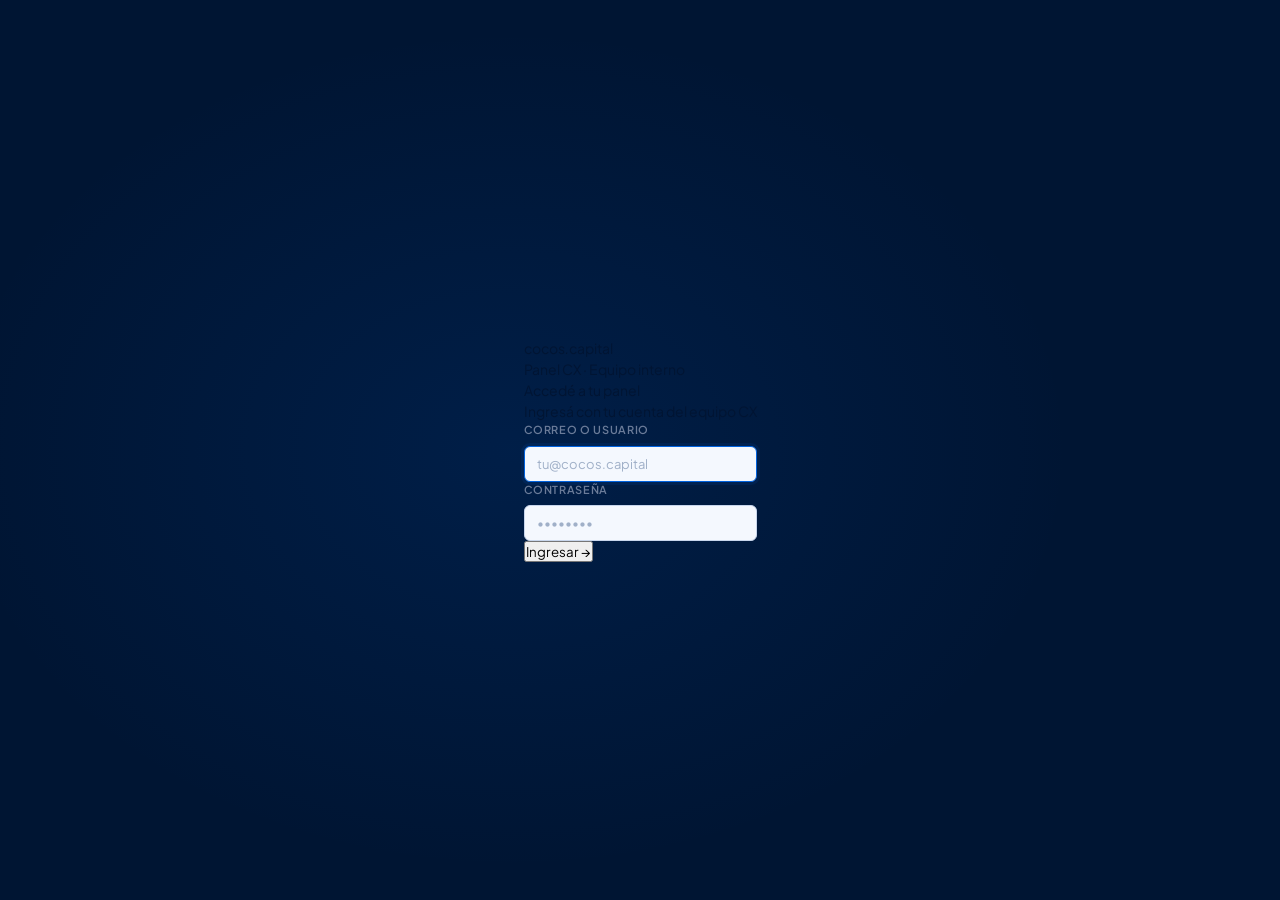
<file: panel-cx.html>
<!DOCTYPE html>
<html lang="es" class="light">
<head>
<meta charset="UTF-8">
<meta name="viewport" content="width=device-width,initial-scale=1.0">
<title>Panel CX · Cocos Capital</title>
<link href="https://fonts.googleapis.com/css2?family=Plus+Jakarta+Sans:wght@300;400;500;600;700;800&display=swap" rel="stylesheet">
<link rel="stylesheet" href="cocos-ds.css">
<style>
/* ══════════════════════════════════════
   DARK MODE — CX Hub
   Mismo sistema que Bitácora
   #0B1426 → #0F1B33 → #141F38 → #1A2744
══════════════════════════════════════ */
html:not(.light){
  --dk-base:    #0B1426;
  --dk-surface: #0F1B33;
  --dk-raised:  #141F38;
  --dk-overlay: #1A2744;
  --dk-border:  rgba(255,255,255,.06);
  --dk-border2: rgba(255,255,255,.11);
  --dk-border3: rgba(255,255,255,.17);
  --dk-text:    #E6EDF7;
  --dk-text2:   #94A3B8;
  --dk-text3:   #4E6680;
  --dk-blue:    #3B82F6;
  --dk-blue-bg: rgba(59,130,246,.1);
  --dk-blue-bd: rgba(59,130,246,.3);

  /* DS token overrides */
  --c-bg:       var(--dk-base);
  --c-card:     var(--dk-surface);
  --c-border:   var(--dk-border);
  --c-border2:  var(--dk-border2);
  --c-text:     var(--dk-text);
  --c-text2:    #AEBFD4;
  --c-muted:    var(--dk-text2);
  --c-hint:     var(--dk-text3);
  --shadow-card:0 4px 20px rgba(0,0,0,.35);
  --shadow-sm:  0 1px 4px rgba(0,0,0,.25);
  --shadow-md:  0 4px 16px rgba(0,0,0,.4);
}

/* Base */
html:not(.light) body   { background: var(--dk-base); color: var(--dk-text); }
html:not(.light) .app-content { background: var(--dk-base); }

/* Topbar */
html:not(.light) .app-topbar {
  background: var(--dk-surface);
  border-color: var(--dk-border);
  box-shadow: none;
}
html:not(.light) .topbar-title { color: var(--dk-text); }
html:not(.light) .date-pill {
  background: var(--dk-raised); border-color: var(--dk-border2); color: var(--dk-text2);
}
html:not(.light) .icon-button {
  background: var(--dk-raised); border-color: var(--dk-border2); color: var(--dk-text2);
}
html:not(.light) .icon-button:hover {
  background: var(--dk-overlay); border-color: var(--dk-border3); color: var(--dk-text);
}
html:not(.light) .user-pill {
  background: var(--dk-raised); border-color: var(--dk-border2);
}
html:not(.light) .user-name { color: var(--dk-text); }
html:not(.light) .user-role { color: var(--dk-text3); }

/* Hero */
html:not(.light) .module-hero { background: transparent; }
html:not(.light) .module-eyebrow { color: var(--dk-blue); }
html:not(.light) .module-title { color: var(--dk-text); }
html:not(.light) .module-subtitle { color: var(--dk-text2); }
html:not(.light) .greeting-eyebrow { color: var(--dk-blue); }
html:not(.light) .greeting-title { color: var(--dk-text); }
html:not(.light) .greeting-sub { color: var(--dk-text2); }
html:not(.light) #greeting-title { color: var(--dk-text); }
html:not(.light) #greeting-sub   { color: var(--dk-text2); }

/* Section labels */
html:not(.light) .section-label { color: var(--dk-text); }

/* KPI cards */
html:not(.light) .kpi-card,
html:not(.light) .stat-tile {
  background: var(--dk-surface);
  border-color: var(--dk-border);
  box-shadow: var(--shadow-card);
}
html:not(.light) .kpi-card:hover,
html:not(.light) .stat-tile:hover {
  box-shadow: 0 8px 28px rgba(0,0,0,.45);
  border-color: var(--dk-border2);
}
html:not(.light) .kpi-value,
html:not(.light) .stat-tile-val   { color: var(--dk-text); }
html:not(.light) .kpi-title,
html:not(.light) .stat-tile-lbl   { color: var(--dk-text); }
html:not(.light) .kpi-subtitle,
html:not(.light) .stat-tile-sub   { color: var(--dk-text2); }
html:not(.light) .trend-flat {
  background: var(--dk-raised); color: var(--dk-text3);
}

/* Tool cards */
html:not(.light) .tool-card {
  background: var(--dk-surface);
  border-color: var(--dk-border);
  box-shadow: none;
}
html:not(.light) .tool-card:hover {
  background: var(--dk-raised);
  border-color: var(--dk-border2);
  box-shadow: 0 8px 28px rgba(0,0,0,.4);
}
html:not(.light) .tool-name  { color: var(--dk-text); }
html:not(.light) .tool-desc  { color: var(--dk-text2); }
html:not(.light) .tool-cta-btn {
  background: var(--dk-raised);
  border-color: var(--dk-border2);
  color: var(--dk-text2);
}

/* Novedades panel */
html:not(.light) .novedades-card,
html:not(.light) .panel {
  background: var(--dk-surface);
  border-color: var(--dk-border);
}
html:not(.light) .nov-item { border-color: var(--dk-border); }
html:not(.light) .nov-item:first-child { padding-top: 4px; }
html:not(.light) .nov-title   { color: var(--dk-text); }
html:not(.light) .nov-body    { color: var(--dk-text2); }
html:not(.light) .nov-footer  { color: var(--dk-text3); border-color: var(--dk-border); }
html:not(.light) .nov-time    { color: var(--dk-text3); }
html:not(.light) .nov-load-more { border-color: var(--dk-border); }

/* Filter chips */
html:not(.light) .chip,
html:not(.light) .filter-pill {
  background: var(--dk-raised);
  border-color: var(--dk-border2);
  color: var(--dk-text2);
}
html:not(.light) .chip:hover,
html:not(.light) .filter-pill:hover {
  border-color: var(--dk-border3); color: var(--dk-text);
}
html:not(.light) .chip.active,
html:not(.light) .filter-pill.active {
  background: var(--dk-blue-bg);
  border-color: var(--dk-blue-bd);
  color: var(--dk-blue);
}

/* Eventos del día */
html:not(.light) .eventos-dia-panel {
  background: var(--dk-surface);
  border-color: var(--dk-border);
}
html:not(.light) .eventos-dia-header { border-color: var(--dk-border); }
html:not(.light) .panel-title        { color: var(--dk-text); }
html:not(.light) .evento-dia-item    { border-color: var(--dk-border); }
html:not(.light) .evento-dia-item:hover { background: var(--dk-raised); }
html:not(.light) .evento-dia-name    { color: var(--dk-text); }
html:not(.light) .evento-dia-type    { color: var(--dk-text3); }
html:not(.light) .evento-dia-ticker  { color: var(--dk-text3); }
html:not(.light) .eventos-empty      { color: var(--dk-text2); }
html:not(.light) .eventos-footer { border-color: var(--dk-border); }

/* Planillas */
html:not(.light) .plan-panel  { background: var(--dk-surface); border-color: var(--dk-border); }
html:not(.light) .plan-item   { border-color: var(--dk-border); }
html:not(.light) .plan-item:hover { background: var(--dk-raised); }
html:not(.light) .plan-name   { color: var(--dk-text); }
html:not(.light) .plan-desc   { color: var(--dk-text2); }

/* Buttons */
html:not(.light) .btn-secondary,
html:not(.light) .btn-ghost {
  background: var(--dk-raised);
  border-color: var(--dk-border2);
  color: var(--dk-text2);
}
html:not(.light) .btn-secondary:hover,
html:not(.light) .btn-ghost:hover {
  background: var(--dk-overlay);
  border-color: var(--dk-border3);
  color: var(--dk-text);
}

/* Modals */
html:not(.light) .modal {
  background: var(--dk-surface);
  border-color: var(--dk-border);
}
html:not(.light) .modal-header,
html:not(.light) .modal-footer {
  background: var(--dk-raised);
  border-color: var(--dk-border);
}
html:not(.light) .modal-title { color: var(--dk-text); }
html:not(.light) .form-field input,
html:not(.light) .form-field select,
html:not(.light) .form-field textarea,
html:not(.light) .field-inp {
  background: var(--dk-overlay);
  border-color: var(--dk-border2);
  color: var(--dk-text);
}
html:not(.light) .form-field label,
html:not(.light) .field-label { color: var(--dk-text3); }

/* Notif panel */
html:not(.light) #notif-panel {
  background: var(--dk-surface);
  border-color: var(--dk-border);
  box-shadow: 0 8px 28px rgba(0,0,0,.5);
}
html:not(.light) .notif-item { border-color: var(--dk-border); }
html:not(.light) .notif-item:hover { background: var(--dk-raised); }
html:not(.light) .notif-msg   { color: var(--dk-text); }
html:not(.light) .notif-time  { color: var(--dk-text3); }

/* User menu */
html:not(.light) #user-menu {
  background: var(--dk-surface);
  border-color: var(--dk-border);
  box-shadow: 0 8px 28px rgba(0,0,0,.5);
}

/* Empty states */
html:not(.light) .empty-state-title { color: var(--dk-text2); }
html:not(.light) .empty-state-sub   { color: var(--dk-text3); }
/* ─────────────────────────────────────────
   STATS ROW — 4 KPIs de contexto
───────────────────────────────────────── */
.stats-grid { display: grid; grid-template-columns: repeat(4,1fr); gap: 16px; }
@media (max-width: 900px) { .stats-grid { grid-template-columns: repeat(2,1fr); } }

.stat-tile {
  background: #FFFFFF;
  border: 1px solid #E4EAF3;
  border-radius: 18px;
  padding: 24px;
  min-height: 140px;
  box-shadow: 0 10px 30px rgba(0,21,51,.06);
  position: relative; overflow: hidden;
  transition: transform .15s, box-shadow .15s;
}
.stat-tile:hover { transform: translateY(-2px); box-shadow: 0 16px 40px rgba(0,21,51,.1); }

.stat-tile-top { display: flex; align-items: flex-start; justify-content: space-between; margin-bottom: 14px; }
.stat-tile-icon {
  width: 44px; height: 44px; border-radius: 50%;
  display: flex; align-items: center; justify-content: center;
  font-size: 20px; flex-shrink: 0;
  background: var(--st-bg, rgba(0,98,222,.1));
}
.stat-tile-trend {
  display: inline-flex; align-items: center; gap: 3px;
  font-size: 11px; font-weight: 700; padding: 3px 9px;
  border-radius: 99px; white-space: nowrap;
}
.trend-up   { background: rgba(0,191,140,.12); color: #00A07A; }
.trend-down { background: rgba(240,92,92,.1);  color: var(--red); }
.trend-flat { background: var(--surf-1); color: var(--tx-3); }

.stat-tile-val { font-size: 36px; font-weight: 800; color: var(--tx-0); letter-spacing: -.06em; line-height: 1; margin-bottom: 6px; }
.stat-tile-lbl { font-size: 15px; font-weight: 700; color: var(--tx-0); margin-bottom: 3px; }
.stat-tile-sub { font-size: 13px; color: var(--tx-3); }

/* Loading skeleton */
.skeleton {
  background: linear-gradient(90deg, var(--surf-1) 25%, var(--surf-2) 50%, var(--surf-1) 75%);
  background-size: 200% 100%;
  animation: shimmer 1.4s infinite;
  border-radius: 4px;
}
@keyframes shimmer { 0%{background-position:200% 0} 100%{background-position:-200% 0} }

/* ─────────────────────────────────────────
   TOOLS GRID — modules de trabajo
───────────────────────────────────────── */
.tools-grid { display: grid; grid-template-columns: repeat(3,1fr); gap: 16px; }
@media (max-width: 900px) { .tools-grid { grid-template-columns: 1fr 1fr; } }

.tool-card {
  background: var(--surf-0); border: 1px solid var(--bdr-0); border-radius: 20px;
  padding: 24px; display: flex; flex-direction: column; gap: 14px;
  text-decoration: none; position: relative; overflow: hidden;
  transition: all .18s; cursor: pointer; min-height: 190px;
  box-shadow: var(--sh-card);
}
.tool-card::before { content:''; position:absolute; top:0; left:0; bottom:0; width:3px; background:var(--tc,var(--blue)); opacity:.7; transition:opacity .18s; }
.tool-card:hover { border-color: var(--bdr-1); transform: translateY(-2px); box-shadow: 0 16px 40px rgba(0,21,51,.1); }
.tool-card:hover::before { opacity: 1; }
.tool-header { display: flex; align-items: flex-start; justify-content: space-between; gap: 12px; }
.tool-icon-wrap { width: 42px; height: 42px; border-radius: 12px; background: rgba(0,98,222,.1); border: 1px solid rgba(0,98,222,.15); display: flex; align-items: center; justify-content: center; font-size: 18px; flex-shrink: 0; }
.tool-badge { font-size: 9px; font-weight: 700; padding: 3px 9px; border-radius: 99px; text-transform: uppercase; letter-spacing: .08em; white-space: nowrap; flex-shrink: 0; }
.tool-body { flex: 1; }
.tool-name { font-size: 16px; font-weight: 700; color: var(--tx-0); letter-spacing: -.03em; margin-bottom: 6px; }
.tool-desc { font-size: 13px; color: var(--tx-2); line-height: 1.6; }
.tool-footer { display: flex; align-items: center; justify-content: space-between; margin-top: auto; padding-top: 14px; border-top: 1px solid var(--bdr-0); }
.tool-cta-btn { display: inline-flex; align-items: center; gap: 6px; font-size: 12px; font-weight: 700; color: var(--tx-1); background: var(--surf-1); border: 1px solid var(--bdr-1); padding: 7px 14px; border-radius: 10px; transition: all .15s; white-space: nowrap; }
.tool-card:hover .tool-cta-btn { background: var(--tc,var(--blue)); border-color: var(--tc,var(--blue)); color: #fff; }
.tool-cta-btn svg { width: 11px; height: 11px; transition: transform .15s; }
.tool-card:hover .tool-cta-btn svg { transform: translateX(2px); }

/* ─────────────────────────────────────────
   TWO COLUMN LAYOUT
───────────────────────────────────────── */
.two-col { display: grid; grid-template-columns: minmax(0,1.7fr) 460px; gap: 24px; align-items: start; }
@media (max-width: 1200px) { .two-col { grid-template-columns: 1fr; } }

/* ─────────────────────────────────────────
   NOVEDADES FEED — timeline premium
───────────────────────────────────────── */
.novedades-card {
  background: #FFFFFF; border: 1px solid #E4EAF3;
  border-radius: 20px; padding: 28px 30px;
  box-shadow: 0 10px 30px rgba(0,21,51,.06);
  min-height: 480px;
}
.nov-feed { display: flex; flex-direction: column; }

.nov-empty { text-align: center; padding: 48px 20px; color: var(--tx-3); }
.nov-empty-icon { font-size: 36px; margin-bottom: 12px; opacity: .3; }
.nov-empty-title { font-size: 15px; font-weight: 600; color: var(--tx-2); margin-bottom: 6px; }
.nov-empty-sub { font-size: 13px; color: var(--tx-3); }

/* Timeline item */
.nov-item {
  display: flex; gap: 14px;
  padding: 18px 0;
  border-bottom: 1px solid var(--bdr-0);
  animation: fadeSlide .2s ease both;
  position: relative;
}
.nov-item:last-child { border-bottom: none; padding-bottom: 0; }
.nov-item:first-child { padding-top: 4px; }
@keyframes fadeSlide { from{opacity:0;transform:translateY(6px)} to{opacity:1;transform:translateY(0)} }

/* Timeline dot */
.nov-dot-col { display: flex; flex-direction: column; align-items: center; flex-shrink: 0; width: 36px; }
.nov-dot {
  width: 36px; height: 36px; border-radius: 50%;
  display: flex; align-items: center; justify-content: center;
  font-size: 16px; flex-shrink: 0; flex-basis: 36px;
}
.nov-dot-info   { background: rgba(0,98,222,.12);  }
.nov-dot-warn   { background: rgba(255,149,0,.12); }
.nov-dot-ok     { background: rgba(0,191,140,.12); }
.nov-dot-crit   { background: rgba(240,92,92,.12); }
.nov-line { flex: 1; width: 1px; background: var(--bdr-0); margin-top: 6px; }
.nov-item:last-child .nov-line { display: none; }

/* Content */
.nov-content { flex: 1; min-width: 0; }
.nov-content-top { display: flex; align-items: flex-start; justify-content: space-between; gap: 10px; margin-bottom: 5px; }
.nov-title-row { display: flex; align-items: center; gap: 8px; flex-wrap: wrap; min-width: 0; }
.nov-title { font-size: 14px; font-weight: 600; color: var(--tx-0); line-height: 1.4; }
.nov-pill {
  display: inline-flex; align-items: center; gap: 4px;
  font-size: 10px; font-weight: 700; padding: 3px 9px;
  border-radius: 99px; text-transform: uppercase; letter-spacing: .06em; white-space: nowrap; flex-shrink: 0;
}
.pill-info  { background: rgba(0,98,222,.1); color: #0062DE; border: 1px solid rgba(0,98,222,.2); }
.pill-warn  { background: rgba(255,149,0,.1); color: #D97700; border: 1px solid rgba(255,149,0,.2); }
.pill-ok    { background: rgba(0,191,140,.1); color: #00956E; border: 1px solid rgba(0,191,140,.2); }
.pill-crit  { background: rgba(240,92,92,.1); color: var(--red); border: 1px solid rgba(240,92,92,.2); }
.nov-body { font-size: 13px; color: var(--tx-2); line-height: 1.65; margin-bottom: 8px; white-space: pre-wrap; }
.nov-footer { display: flex; align-items: center; gap: 8px; font-size: 11px; color: var(--tx-3); }
.nov-footer-sep { opacity: .4; }
.nov-admin-actions { margin-left: auto; display: flex; gap: 4px; }
.nov-time { font-size: 11px; color: var(--tx-3); white-space: nowrap; flex-shrink: 0; margin-top: 3px; }

/* Pinned */
.nov-item.is-pinned { background: rgba(0,98,222,.03); margin: 0 -24px; padding: 18px 24px; border-radius: 12px; }

/* Dot hidden (legacy compat) */
.nov-type-dot, .dot-info, .dot-warn, .dot-ok, .dot-crit { display: none; }

.nov-load-more { text-align: center; padding-top: 16px; border-top: 1px solid var(--bdr-0); }

/* Filter chips */
.filter-chips { display: flex; gap: 5px; flex-wrap: wrap; }
.chip {
  padding: 5px 11px; border-radius: 99px;
  font-size: 11px; font-weight: 600; cursor: pointer;
  border: 1px solid var(--bdr-0); background: var(--surf-0);
  color: var(--tx-2); transition: all .12s; user-select: none;
}
.chip:hover { border-color: var(--bdr-1); color: var(--tx-0); }
.chip.active { background: var(--blue); border-color: var(--blue); color: #fff; }

/* ─────────────────────────────────────────
   PLANILLAS PANEL (right column)
───────────────────────────────────────── */
.plan-panel {
  background: var(--surf-0);
  border: 1px solid var(--bdr-0);
  border-radius: var(--r-lg);
  overflow: hidden;
}
.plan-panel-header {
  padding: 16px 20px;
  border-bottom: 1px solid var(--bdr-0);
  display: flex; align-items: center; justify-content: space-between;
}
.plan-panel-title {
  font-size: 12px; font-weight: 700; color: var(--tx-1);
  text-transform: uppercase; letter-spacing: .08em;
}
.plan-list { }

.plan-row {
  display: flex; align-items: center; gap: 14px;
  padding: 13px 20px;
  border-bottom: 1px solid var(--bdr-0);
  transition: background .1s;
  position: relative;
}
.plan-row:last-child { border-bottom: none; }
.plan-row:hover { background: var(--surf-1); }

.plan-ico-wrap {
  width: 34px; height: 34px; border-radius: var(--r-sm);
  background: var(--surf-2); display: flex; align-items: center;
  justify-content: center; font-size: 15px; flex-shrink: 0;
}
.plan-row-content { flex: 1; min-width: 0; }
.plan-row-name {
  font-size: 13px; font-weight: 600; color: var(--tx-0);
  white-space: nowrap; overflow: hidden; text-overflow: ellipsis;
}
.plan-row-desc {
  font-size: 11px; color: var(--tx-3); margin-top: 1px;
  white-space: nowrap; overflow: hidden; text-overflow: ellipsis;
}
.plan-row-tag {
  font-size: 10px; font-weight: 600; padding: 2px 7px;
  background: var(--surf-2); border: 1px solid var(--bdr-0);
  border-radius: 4px; color: var(--tx-3); white-space: nowrap;
  flex-shrink: 0;
}
.plan-open-btn {
  width: 28px; height: 28px; border-radius: var(--r-sm);
  background: transparent; border: 1px solid var(--bdr-0);
  display: flex; align-items: center; justify-content: center;
  cursor: pointer; color: var(--tx-3);
  text-decoration: none; transition: all .12s; flex-shrink: 0;
}
.plan-open-btn:hover { background: var(--surf-2); color: var(--tx-0); border-color: var(--bdr-1); }
.plan-open-btn svg { width: 12px; height: 12px; }
.plan-admin-btns { display: flex; gap: 3px; flex-shrink: 0; }

.plan-add-row {
  display: flex; align-items: center; gap: 10px;
  padding: 13px 20px; cursor: pointer;
  color: var(--tx-3); font-size: 12px; font-weight: 500;
  border-top: 1px solid var(--bdr-0);
  transition: all .12s;
}
.plan-add-row:hover { background: var(--surf-1); color: var(--tx-1); }
.plan-add-row svg { width: 13px; height: 13px; }

.plan-empty {
  padding: 28px 20px; text-align: center;
  font-size: 12px; color: var(--tx-3);
}

/* ─────────────────────────────────────────
   BUTTONS
───────────────────────────────────────── */
.btn {
  display: inline-flex; align-items: center; gap: 6px;
  padding: 8px 14px; border-radius: var(--r-sm);
  font-size: 13px; font-weight: 600; cursor: pointer;
  transition: all .12s; border: none; font-family: var(--ff);
  line-height: 1;
}
.btn svg { width: 13px; height: 13px; flex-shrink: 0; }
.btn-primary   { background: var(--blue); color: #fff; }
.btn-primary:hover   { background: var(--blue-2); }
.btn-secondary { background: transparent; border: 1px solid var(--bdr-1); color: var(--tx-1); }
.btn-secondary:hover { background: var(--bdr-0); color: var(--tx-0); border-color: var(--bdr-2); }
.btn-danger    { background: rgba(240,92,92,.08); border: 1px solid rgba(240,92,92,.2); color: #F87171; }
.btn-danger:hover { background: rgba(240,92,92,.16); }
.btn-sm { padding: 5px 10px; font-size: 11px; }

/* ─────────────────────────────────────────
   MODALS
───────────────────────────────────────── */
.overlay {
  position: fixed; inset: 0;
  background: rgba(4,10,22,.75); backdrop-filter: blur(6px);
  display: none; align-items: center; justify-content: center;
  z-index: 400; padding: 20px;
}
.overlay.on { display: flex; }

.modal {
  background: var(--surf-0);
  border: 1px solid var(--bdr-1);
  border-radius: var(--r-xl);
  width: 100%; max-width: 520px;
  max-height: 90vh; overflow-y: auto;
  box-shadow: var(--sh-lg);
  animation: modalIn .2s cubic-bezier(.34,1.3,.64,1) both;
}
@keyframes modalIn { from{opacity:0;transform:scale(.96) translateY(6px)} to{opacity:1;transform:scale(1) translateY(0)} }

.modal-header {
  padding: 22px 24px 18px;
  border-bottom: 1px solid var(--bdr-0);
  display: flex; align-items: center; justify-content: space-between;
  position: sticky; top: 0; background: var(--surf-0); z-index: 1;
}
.modal-title { font-size: 15px; font-weight: 700; color: var(--tx-0); letter-spacing: -.02em; }
.modal-close {
  width: 28px; height: 28px; border-radius: var(--r-sm);
  background: var(--bdr-0); border: none; display: flex;
  align-items: center; justify-content: center; cursor: pointer;
  color: var(--tx-2); font-size: 14px; transition: all .12s;
}
.modal-close:hover { background: var(--bdr-1); color: var(--tx-0); }
.modal-body { padding: 22px 24px; }
.modal-footer {
  padding: 14px 24px;
  border-top: 1px solid var(--bdr-0);
  display: flex; gap: 8px; justify-content: flex-end;
  position: sticky; bottom: 0; background: var(--surf-0);
}

.field-group { margin-bottom: 14px; }
.field-group label {
  display: block; font-size: 11px; font-weight: 600;
  color: var(--tx-3); text-transform: uppercase;
  letter-spacing: .06em; margin-bottom: 6px;
}
.field-input {
  width: 100%; padding: 10px 13px;
  background: var(--bg); border: 1px solid var(--bdr-0);
  border-radius: var(--r-sm); color: var(--tx-0);
  font-size: 13px; font-family: var(--ff); outline: none;
  transition: border-color .15s, box-shadow .15s;
}
.field-input:focus { border-color: var(--blue); box-shadow: 0 0 0 3px rgba(0,98,222,.12); }
.field-input::placeholder { color: var(--tx-3); }
select.field-input { appearance: none; cursor: pointer; }
textarea.field-input { resize: vertical; min-height: 80px; line-height: 1.6; }
.field-row { display: grid; grid-template-columns: 1fr 1fr; gap: 12px; }

.checkbox-row {
  display: flex; align-items: center; gap: 10px;
  padding: 10px 13px; background: var(--bg);
  border: 1px solid var(--bdr-0); border-radius: var(--r-sm);
  cursor: pointer;
}
.checkbox-row input { width: 14px; height: 14px; accent-color: var(--blue); cursor: pointer; }
.checkbox-row label { font-size: 12px; color: var(--tx-1); cursor: pointer; text-transform: none; letter-spacing: 0; margin: 0; }

/* Change pass overlay */
#chpass-overlay {
  position: fixed; inset: 0;
  background: rgba(4,10,22,.85); backdrop-filter: blur(8px);
  display: none; align-items: center; justify-content: center;
  z-index: 600; padding: 20px;
}
#chpass-overlay.on { display: flex; }

/* ─────────────────────────────────────────
   TOAST
───────────────────────────────────────── */
.toast {
  position: fixed; bottom: 22px; right: 22px;
  padding: 11px 18px; border-radius: var(--r-md);
  font-size: 13px; font-weight: 600;
  box-shadow: var(--sh-md); z-index: 999;
  display: none; align-items: center; gap: 8px;
  background: var(--surf-1); border: 1px solid var(--bdr-1);
  color: var(--tx-0); min-width: 210px;
  animation: toastIn .2s ease;
}
.toast.on { display: flex; }
@keyframes toastIn { from{opacity:0;transform:translateY(6px)} to{opacity:1;transform:translateY(0)} }
.toast.ok  { border-color: rgba(0,191,140,.35); color: var(--green); }
.toast.er  { border-color: rgba(240,92,92,.35); color: var(--red); }
.toast.in  { border-color: rgba(0,98,222,.35);  color: #93C5FD; }

/* ─────────────────────────────────────────
   LOADER
───────────────────────────────────────── */
.spin {
  width: 14px; height: 14px; flex-shrink: 0;
  border: 2px solid var(--bdr-1);
  border-top-color: var(--blue);
  border-radius: 50%; animation: spin .65s linear infinite;
}
@keyframes spin { to { transform: rotate(360deg); } }
.loading-row {
  display: flex; align-items: center; gap: 8px;
  color: var(--tx-3); font-size: 12px; padding: 16px 0;
}

/* ─────────────────────────────────────────
   EVENTOS DEL DÍA
───────────────────────────────────────── */
.eventos-dia-panel { background: #FFFFFF; border: 1px solid #E4EAF3; border-radius: 20px; overflow: hidden; box-shadow: 0 10px 30px rgba(0,21,51,.06); }
.eventos-dia-header { padding: 16px 20px 14px; border-bottom: 1px solid var(--bdr-0); display: flex; align-items: center; justify-content: space-between; }
.eventos-dia-title { font-size: 11px; font-weight: 800; color: var(--tx-0); text-transform: uppercase; letter-spacing: .1em; display: flex; align-items: center; gap: 8px; }
.eventos-dia-count { font-size: 10px; font-weight: 700; padding: 3px 9px; background: rgba(0,98,222,.1); color: var(--blue); border-radius: 99px; }
.evento-dia-item { display: flex; align-items: flex-start; gap: 12px; padding: 13px 20px; border-bottom: 1px solid var(--bdr-0); transition: background .1s; }
.evento-dia-item:last-child { border-bottom: none; }
.evento-dia-item:hover { background: var(--surf-1); }
.evento-dia-icon { width: 36px; height: 36px; border-radius: 10px; display: flex; align-items: center; justify-content: center; font-size: 16px; flex-shrink: 0; }
.evento-dia-dot { width: 7px; height: 7px; border-radius: 50%; flex-shrink: 0; margin-top: 5px; }
.evento-dia-info { flex: 1; min-width: 0; }
.evento-dia-type { font-size: 9px; font-weight: 700; text-transform: uppercase; letter-spacing: .08em; color: var(--tx-3); margin-bottom: 2px; }
.evento-dia-name { font-size: 13px; font-weight: 600; color: var(--tx-0); white-space: nowrap; overflow: hidden; text-overflow: ellipsis; }
.evento-dia-ticker { font-size: 10px; font-family: var(--fm); color: var(--tx-3); margin-top: 2px; }
.eventos-empty { padding: 32px 20px; text-align: center; font-size: 13px; color: var(--tx-3); line-height: 1.6; }
.eventos-footer { padding: 12px 20px; border-top: 1px solid var(--bdr-0); }
.eventos-footer a { font-size: 12px; font-weight: 600; color: var(--blue); display: flex; align-items: center; gap: 5px; text-decoration: none; transition: opacity .12s; }
.eventos-footer a:hover { opacity: .7; }

/* ─────────────────────────────────────────
   BUTTONS
───────────────────────────────────────── */
.btn { display: inline-flex; align-items: center; gap: 7px; padding: 9px 16px; border-radius: 12px; font-family: var(--ff); font-size: 13px; font-weight: 700; cursor: pointer; transition: all .13s; border: none; white-space: nowrap; }
.btn-primary { background: var(--blue); color: #fff; box-shadow: 0 4px 14px rgba(0,98,222,.3); }
.btn-primary:hover { background: var(--blue-2); }
.btn-secondary { background: var(--surf-0); color: var(--tx-0); border: 1px solid var(--bdr-1); }
.btn-secondary:hover { background: var(--surf-1); border-color: var(--bdr-2); }
.btn-ghost { background: transparent; color: var(--tx-1); border: 1px solid var(--bdr-0); }
.btn-ghost:hover { background: var(--surf-1); }
.btn-danger { background: rgba(240,92,92,.1); color: var(--red); border: 1px solid rgba(240,92,92,.2); }
.btn-danger:hover { background: rgba(240,92,92,.18); }
.btn-success { background: rgba(0,191,140,.1); color: #00956E; border: 1px solid rgba(0,191,140,.2); }
.btn-success:hover { background: rgba(0,191,140,.18); }
.btn-sm { padding: 6px 12px; font-size: 12px; border-radius: 8px; }
.btn-xs { padding: 4px 9px; font-size: 11px; border-radius: 6px; gap: 4px; }
.btn svg { width: 13px; height: 13px; flex-shrink: 0; }
.btn-xs svg { width: 11px; height: 11px; }

/* ─────────────────────────────────────────
   FILTER CHIPS
───────────────────────────────────────── */
.filter-chips { display: flex; gap: 4px; flex-wrap: wrap; }
.chip {
  padding: 7px 16px; border-radius: 99px; font-size: 13px; font-weight: 500;
  cursor: pointer; transition: all .13s; border: 1px solid var(--bdr-1);
  background: var(--surf-0); color: var(--tx-2); font-family: var(--ff);
}
.chip:hover { border-color: var(--bdr-2); color: var(--tx-0); }
.chip.active { background: var(--tx-0); color: #fff; border-color: var(--tx-0); font-weight: 600; }
html.light .chip.active { background: var(--night); border-color: var(--night); }

</style>
</head>
<body>

<div id="auth">
  <div class="auth-wrap">
    <div class="auth-logo">
      <div class="auth-logotype">cocos<em>.</em>capital</div>
      <div class="auth-logotype-sub">Panel CX · Equipo interno</div>
    </div>
    <div class="auth-card">
      <div class="auth-card-title">Accedé a tu panel</div>
      <div class="auth-card-sub">Ingresá con tu cuenta del equipo CX</div>
      <div class="form-field">
        <label>Correo o usuario</label>
        <input id="li-e" type="text" placeholder="tu@cocos.capital" autofocus autocomplete="username">
      </div>
      <div class="form-field">
        <label>Contraseña</label>
        <input id="li-p" type="password" placeholder="••••••••" onkeydown="if(event.key==='Enter')doLogin()">
      </div>
      <div class="auth-err" id="auth-err"></div>
      <button class="btn-login" onclick="doLogin()">Ingresar →</button>
    </div>
  </div>
</div>

<!-- ══════════════════════════════════
     APP
══════════════════════════════════ -->


<div id="app" class="app-shell">
  <aside class="app-sidebar">
    <div class="sidebar-logo">
      <div class="sidebar-logotype">cocos<em>.</em></div>
      <div class="sidebar-module-pill">
        <svg viewBox="0 0 16 16" fill="currentColor"><path d="M8.707 1.5a1 1 0 00-1.414 0L.646 8.146a.5.5 0 00.708.708L2 8.207V13.5A1.5 1.5 0 003.5 15h9a1.5 1.5 0 001.5-1.5V8.207l.646.647a.5.5 0 00.708-.708L13 5.793V2.5a.5.5 0 00-.5-.5h-1a.5.5 0 00-.5.5v1.293L8.707 1.5z"/></svg>
        <span>CX Hub</span>
      </div>
    </div>
    <nav class="sidebar-nav">
      <div class="sidebar-section">Herramientas</div>
      <a class="sidebar-item active" href="panel-cx.html">
        <svg viewBox="0 0 16 16" fill="currentColor"><path d="M8.707 1.5a1 1 0 00-1.414 0L.646 8.146a.5.5 0 00.708.708L2 8.207V13.5A1.5 1.5 0 003.5 15h9a1.5 1.5 0 001.5-1.5V8.207l.646.647a.5.5 0 00.708-.708L13 5.793V2.5a.5.5 0 00-.5-.5h-1a.5.5 0 00-.5.5v1.293L8.707 1.5z"/></svg>Inicio
      </a>
      <a class="sidebar-item" href="macros.html">
        <svg viewBox="0 0 16 16" fill="currentColor"><path d="M2 2h5v5H2zm7 0h5v5H9zM2 9h5v5H2zm7 0h5v5H9z"/></svg>Macros
      </a>
      <a class="sidebar-item" href="bitacora.html">
        <svg viewBox="0 0 16 16" fill="currentColor"><path d="M5 0h8a2 2 0 012 2v10a2 2 0 01-2 2H3a2 2 0 01-2-2V1.5A1.5 1.5 0 013 0h2zM3 1a.5.5 0 00-.5.5V12a1 1 0 001 1h9a1 1 0 001-1V2a1 1 0 00-1-1H3z"/><path d="M4.5 5.5A.5.5 0 015 5h6a.5.5 0 010 1H5a.5.5 0 01-.5-.5zm0 2a.5.5 0 01.5-.5h6a.5.5 0 010 1H5a.5.5 0 01-.5-.5zm0 2a.5.5 0 01.5-.5h3a.5.5 0 010 1H5a.5.5 0 01-.5-.5z"/></svg>Bitácora
      </a>
      <a class="sidebar-item" href="base-conocimiento.html">
        <svg viewBox="0 0 16 16" fill="currentColor"><path d="M1 2.828c.885-.37 2.154-.769 3.388-.893 1.33-.134 2.458.063 3.112.752v9.746c-.935-.53-2.12-.603-3.213-.493-1.18.12-2.37.461-3.287.811V2.828zm7.5-.141c.654-.689 1.782-.886 3.112-.752 1.234.124 2.503.523 3.388.893v9.923c-.918-.35-2.107-.692-3.287-.81-1.094-.111-2.278-.039-3.213.492V2.687z"/></svg>Base de conocimiento
      </a>
      <button class="sidebar-item soon">
        <svg viewBox="0 0 16 16" fill="currentColor"><path d="M7 4.5v3h3a.5.5 0 010 1H7V11a.5.5 0 01-1 0V8.5H3a.5.5 0 010-1h3V4.5a.5.5 0 011 0z"/><path d="M14 1H2a1 1 0 00-1 1v12a1 1 0 001 1h12a1 1 0 001-1V2a1 1 0 00-1-1zM2 0a2 2 0 00-2 2v12a2 2 0 002 2h12a2 2 0 002-2V2a2 2 0 00-2-2H2z"/></svg>Organización CX
        <span class="sidebar-soon">Pronto</span>
      </button>
      <button class="sidebar-item soon">
        <svg viewBox="0 0 16 16" fill="currentColor"><path d="M4.715 6.542L3.343 7.914a3 3 0 104.243 4.243l1.828-1.829A3 3 0 008.586 5.5L8 6.086a1.002 1.002 0 00-.154.199 2 2 0 01.861 3.337L6.88 11.45a2 2 0 11-2.83-2.83l.793-.792a4.018 4.018 0 01-.128-1.287z"/><path d="M6.586 4.672A3 3 0 007.414 9.5l.775-.776a2 2 0 01-.896-3.346L9.12 3.55a2 2 0 112.83 2.83l-.793.792c.112.42.155.855.128 1.287l1.372-1.372a3 3 0 10-4.243-4.243L6.586 4.672z"/></svg>Links útiles
        <span class="sidebar-soon">Pronto</span>
      </button>
      <div class="sidebar-sep"></div>
      <div class="sidebar-section">Reportes</div>
      <button class="sidebar-item soon">
        <svg viewBox="0 0 16 16" fill="currentColor"><path d="M0 2a2 2 0 012-2h12a2 2 0 012 2v12a2 2 0 01-2 2H2a2 2 0 01-2-2V2zm4.5 5.5a.5.5 0 000 1h5.793l-2.147 2.146a.5.5 0 00.708.708l3-3a.5.5 0 000-.708l-3-3a.5.5 0 10-.708.708L10.293 7.5H4.5z"/></svg>Escalamientos
        <span class="sidebar-soon">Pronto</span>
      </button>
      <button class="sidebar-item soon">
        <svg viewBox="0 0 16 16" fill="currentColor"><path d="M0 0h1v15h15v1H0V0zm10 3.5a.5.5 0 01.5-.5h4a.5.5 0 01.5.5v4a.5.5 0 01-1 0V4.9l-3.613 4.417a.5.5 0 01-.74.037L7.06 6.767l-3.656 5.027a.5.5 0 01-.808-.588l4-5.5a.5.5 0 01.758-.06l2.609 2.61L13.445 4H10.5a.5.5 0 01-.5-.5z"/></svg>Métricas
        <span class="sidebar-soon">Pronto</span>
      </button>
    </nav>
    <div class="sidebar-footer" style="flex-shrink:0">
      <a class="sidebar-help" href="#" onclick="return false">
        <svg viewBox="0 0 16 16" fill="currentColor"><path d="M8 15A7 7 0 118 1a7 7 0 010 14zm0 1A8 8 0 108 0a8 8 0 000 16z"/><path d="M5.255 5.786a.237.237 0 00.241.247h.825c.138 0 .248-.113.266-.25.09-.656.54-1.134 1.342-1.134.686 0 1.314.343 1.314 1.168 0 .635-.374.927-.965 1.371-.673.489-1.206 1.06-1.168 1.987l.003.217a.25.25 0 00.25.246h.811a.25.25 0 00.25-.25v-.105c0-.718.273-.927 1.01-1.486.609-.463 1.244-.977 1.244-2.056 0-1.511-1.276-2.241-2.673-2.241-1.267 0-2.655.59-2.75 2.286zm1.557 5.763c0 .533.425.927 1.01.927.609 0 1.028-.394 1.028-.927 0-.552-.42-.94-1.029-.94-.584 0-1.009.388-1.009.94z"/></svg>
        <div><div class="sidebar-help-title">¿Necesitás ayuda?</div><div class="sidebar-help-sub">Ir al centro de ayuda</div></div>
      </a>
      <div class="sidebar-sep-ft"></div>
      <div class="sidebar-user">
        <div class="sidebar-av" id="sb-av">?</div>
        <div style="flex:1;min-width:0">
          <div class="sidebar-uname" id="sb-name">—</div>
          <div class="sidebar-urole" id="sb-role">—</div>
        </div>
        <button class="sidebar-logout" onclick="doLogout()" title="Cerrar sesión">
          <svg width="11" height="11" viewBox="0 0 16 16" fill="currentColor"><path fill-rule="evenodd" d="M10 12.5a.5.5 0 01-.5.5h-8a.5.5 0 01-.5-.5v-9a.5.5 0 01.5-.5h8a.5.5 0 01.5.5v2a.5.5 0 001 0v-2A1.5 1.5 0 009.5 2h-8A1.5 1.5 0 000 3.5v9A1.5 1.5 0 001.5 14h8a1.5 1.5 0 001.5-1.5v-2a.5.5 0 00-1 0v2z"/><path fill-rule="evenodd" d="M15.854 8.354a.5.5 0 000-.708l-3-3a.5.5 0 00-.708.708L14.293 7.5H5.5a.5.5 0 000 1h8.793l-2.147 2.146a.5.5 0 00.708.708l3-3z"/></svg>
        </button>
      </div>
    </div>
  </aside>
  <div class="app-main">
  <div class="app-topbar">
    <div class="topbar-title">CX Hub</div>
    <div class="date-pill" id="topbar-date">
      <svg viewBox="0 0 16 16" fill="currentColor"><path d="M11 6.5a.5.5 0 01.5-.5h1a.5.5 0 010 1h-1a.5.5 0 01-.5-.5zm-3 0a.5.5 0 01.5-.5h1a.5.5 0 010 1h-1a.5.5 0 01-.5-.5zm-3 0a.5.5 0 01.5-.5h1a.5.5 0 010 1h-1a.5.5 0 01-.5-.5zM3.5 0a.5.5 0 01.5.5V1h8V.5a.5.5 0 011 0V1h1a2 2 0 012 2v11a2 2 0 01-2 2H2a2 2 0 01-2-2V3a2 2 0 012-2h1V.5a.5.5 0 01.5-.5zM1 4v10a1 1 0 001 1h12a1 1 0 001-1V4H1z"/></svg>
      <span id="topbar-date-text"></span>
    </div>
    <div class="topbar-actions">
      <button class="icon-button" id="theme-btn" onclick="toggleTheme()" title="Cambiar tema">🌙</button>
      <div style="position:relative">
        <button class="icon-button" id="notif-btn" onclick="cxNotifToggle()" title="Notificaciones">
          🔔<span id="notif-badge" style="display:none;position:absolute;top:4px;right:4px;width:8px;height:8px;border-radius:50%;background:#0062DE;border:2px solid var(--c-card)"></span>
        </button>
      </div>
      <div class="user-pill" onclick="showUserMenu()">
        <div class="user-av" id="u-av">?</div>
        <div><div class="user-name" id="u-name">—</div><div class="user-role" id="u-role">—</div></div>
      </div>
      <button class="primary-action admin-only" id="btn-nueva-nov" onclick="openNov()" style="display:none">+ Novedad</button>
    </div>
  </div>
    <div class="app-content">


      <!-- PAGE HEADER -->
      <div class="page-header">
        <div>
          <div class="greeting-eyebrow">Cocos Capital · CX Hub</div>
          <div class="greeting-title" id="greeting-title">Bienvenida 👋</div>
          <div class="greeting-sub" id="greeting-sub">Todo lo que necesitás, en un solo lugar</div>
        </div>
        <div class="page-actions">
          <button class="btn btn-ghost btn-sm admin-only" id="btn-usuarios" onclick="openUserMgmt()" style="display:none">
            <svg viewBox="0 0 16 16" fill="currentColor" width="12" height="12"><path d="M15 14s1 0 1-1-1-4-5-4-5 3-5 4 1 1 1 1h8zm-7.978-1A.261.261 0 017 13c0-1.01.895-2.937 3-2.937S13 11.99 13 13a.261.261 0 01-.022.013H7.022zm-1.144-2.675A4.5 4.5 0 006 9.75c.527.86.5 1.91.5 2.75H1s-1 0-1-1 1-4 5-4c.468 0 .915.037 1.344.11A3.003 3.003 0 004.5 7.5c0-1.657 1.343-3 3-3s3 1.343 3 3a3.003 3.003 0 00-1.344 4.625z"/></svg>
            Usuarios
          </button>
        </div>
      </div>

      <!-- STATS -->
      <div class="section">
        <div class="section-header">
          <div class="section-label">Resumen</div>
        </div>
        <div class="stats-grid" id="stats-row">
          <div class="stat-tile"><div class="skeleton" style="height:28px;width:44px;margin-bottom:8px"></div><div class="skeleton" style="height:11px;width:64px"></div></div>
          <div class="stat-tile"><div class="skeleton" style="height:28px;width:44px;margin-bottom:8px"></div><div class="skeleton" style="height:11px;width:64px"></div></div>
          <div class="stat-tile"><div class="skeleton" style="height:28px;width:44px;margin-bottom:8px"></div><div class="skeleton" style="height:11px;width:64px"></div></div>
          <div class="stat-tile"><div class="skeleton" style="height:28px;width:44px;margin-bottom:8px"></div><div class="skeleton" style="height:11px;width:64px"></div></div>
        </div>
      </div>


      <!-- TWO COL: NOVEDADES + EVENTOS DEL DÍA -->
      <div class="two-col">

        <!-- NOVEDADES -->
        <div class="section">
          <div class="section-header">
            <div class="section-label">Novedades del equipo</div>
            <div class="section-action">
              <div class="filter-chips" id="filter-chips">
                <span class="chip active" data-val="" onclick="setFilter(this,'')">Todas</span>
                <span class="chip" data-val="info" onclick="setFilter(this,'info')">Info</span>
                <span class="chip" data-val="warn" onclick="setFilter(this,'warn')">Alerta</span>
                <span class="chip" data-val="ok" onclick="setFilter(this,'ok')">Resuelto</span>
                <span class="chip" data-val="crit" onclick="setFilter(this,'crit')">Crítico</span>
              </div>
            </div>
          </div>
          <div class="novedades-card">
            <select id="nov-filtro" style="display:none"></select>
            <div class="nov-feed" id="novedades-wrap">
              <div class="loading-row"><div class="spin"></div>Cargando novedades…</div>
            </div>
            <div class="nov-load-more" id="nov-load-more" style="display:none">
              <button class="btn btn-secondary btn-sm" style="width:100%" onclick="loadMoreNovedades()">Ver más novedades</button>
            </div>
          </div>
        </div>

        <!-- EVENTOS DEL DÍA -->
        <div class="section" id="eventos-dia-section">
          <div class="section-header">
            <div class="section-label">Hoy en Bitácora</div>
            <a href="bitacora.html" style="font-size:11px;color:var(--tx-3);text-decoration:none;font-weight:500" onclick="localStorage.setItem('cx_came_from_panel','1')">Ver todo →</a>
          </div>
          <div class="eventos-dia-panel" id="eventos-dia-wrap">
            <div class="loading-row" style="padding:16px 14px"><div class="spin"></div>Cargando…</div>
          </div>
        </div>

      </div>

      <!-- PLANILLAS -->
      <div class="section">
        <div class="section-header">
          <div class="section-label">Planillas y recursos</div>
          <button class="btn btn-secondary btn-sm admin-only" id="btn-add-plan" onclick="openPlan()" style="display:none">+ Agregar</button>
        </div>
        <div class="plan-panel">
          <div id="planillas-grid">
            <div class="loading-row" style="padding:16px 20px"><div class="spin"></div>Cargando…</div>
          </div>
        </div>
      </div>

    </div><!-- /canvas -->
  </div><!-- /main-area -->


    </div><!-- /app-content -->
  </div><!-- /app-main -->
</div><!-- /app -->



<!-- NOTIFICATION PANEL -->
<div id="notif-panel" style="display:none;position:fixed;top:52px;right:0;width:380px;height:calc(100vh - 52px);background:var(--surf-0);border-left:1px solid var(--bdr-0);z-index:400;box-shadow:-4px 0 32px rgba(0,0,0,.35);flex-direction:column;overflow:hidden">
  <div style="padding:16px 20px;border-bottom:1px solid var(--bdr-0);display:flex;align-items:center;justify-content:space-between;flex-shrink:0">
    <div style="font-size:15px;font-weight:700;color:var(--tx-0)">Notificaciones</div>
    <div style="display:flex;gap:8px;align-items:center">
      <button onclick="cxNotifMarkAll()" style="font-size:11px;color:var(--blue);background:none;border:none;cursor:pointer;font-family:var(--ff)">Marcar todo leído</button>
      <button onclick="cxNotifToggle()" style="background:none;border:none;cursor:pointer;color:var(--tx-3);font-size:20px;line-height:1;padding:0">×</button>
    </div>
  </div>
  <div id="notif-list" style="flex:1;overflow-y:auto;padding:6px 0"></div>
</div>
<div id="notif-overlay" onclick="cxNotifToggle()" style="display:none;position:fixed;inset:0;z-index:399"></div>

<!-- USER MANAGEMENT MODAL (admin only) -->
<div class="overlay" id="overlay-users" onclick="if(event.target===this)closeUserMgmt()">
  <div class="modal" style="max-width:700px;width:96vw">
    <div class="modal-header">
      <div class="modal-title">Gestión de usuarios</div>
      <button class="modal-close" onclick="closeUserMgmt()">✕</button>
    </div>
    <div class="modal-body">
      <div style="display:flex;justify-content:space-between;align-items:center;margin-bottom:16px">
        <div style="font-size:13px;color:var(--tx-2)">Todos los usuarios con acceso al sistema CX.</div>
        <button class="btn btn-primary" onclick="openNewUser()" style="font-size:12px;padding:7px 14px">+ Nuevo usuario</button>
      </div>
      <div id="user-mgmt-list" style="display:flex;flex-direction:column;gap:8px"></div>
    </div>
  </div>
</div>

<!-- NEW/EDIT USER MODAL -->
<div class="overlay" id="overlay-user-form" onclick="if(event.target===this)closeUserForm()">
  <div class="modal" style="max-width:440px">
    <div class="modal-header">
      <div class="modal-title" id="user-form-title">Nuevo usuario</div>
      <button class="modal-close" onclick="closeUserForm()">✕</button>
    </div>
    <div class="modal-body">
      <input type="hidden" id="uf-id">
      <div class="field-group"><label>Nombre completo</label><input class="field-input" id="uf-name" placeholder="Ej: Ana García"></div>
      <div class="field-group"><label>Email</label><input class="field-input" id="uf-email" type="email" placeholder="ana@cocos.capital"></div>
      <div class="field-group"><label>Username</label><input class="field-input" id="uf-username" placeholder="anagarcia"></div>
      <div class="field-group"><label>Contraseña</label><input class="field-input" id="uf-pass" type="password" placeholder="Mínimo 6 caracteres"></div>
      <div class="field-group"><label>Rol</label>
        <select class="field-input" id="uf-role">
          <option value="agente">Agente</option>
          <option value="calidad">Calidad</option>
          <option value="admin">Admin</option>
        </select>
      </div>
    </div>
    <div class="modal-footer">
      <button class="btn btn-ghost" onclick="closeUserForm()">Cancelar</button>
      <button class="btn btn-primary" onclick="saveUserForm()">Guardar</button>
    </div>
  </div>
</div>

<!-- ══════════════════════════════════
     MODAL NOVEDAD
══════════════════════════════════ -->
<div class="overlay" id="overlay-nov" onclick="if(event.target===this)closeNov()">
  <div class="modal">
    <div class="modal-header">
      <div class="modal-title" id="nov-modal-title">Nueva novedad</div>
      <button class="modal-close" onclick="closeNov()">✕</button>
    </div>
    <div class="modal-body">
      <input type="hidden" id="nov-id">
      <div class="field-group">
        <label>Título</label>
        <input class="field-input" id="nov-titulo" placeholder="Ej: Cambio en flujo de aperturas…">
      </div>
      <div class="field-row">
        <div class="field-group">
          <label>Tipo</label>
          <select class="field-input" id="nov-tipo">
            <option value="info">ℹ️ Info</option>
            <option value="warn">⚠️ Alerta</option>
            <option value="ok">✅ Resuelto</option>
            <option value="crit">🔴 Crítico</option>
          </select>
        </div>
        <div class="field-group">
          <label>Área</label>
          <select class="field-input" id="nov-area">
            <option>App</option><option>Procesos</option><option>Sistemas</option>
            <option>General</option><option>Inversiones</option><option>Onboarding</option>
          </select>
        </div>
      </div>
      <div class="field-group">
        <label>Descripción</label>
        <textarea class="field-input" id="nov-body" rows="4" placeholder="Describí el cambio, qué se rompió, cómo impacta al equipo…"></textarea>
      </div>
      <div class="checkbox-row">
        <input type="checkbox" id="nov-pinned">
        <label for="nov-pinned">📌 Fijar al tope — novedad importante o urgente</label>
      </div>
    </div>
    <div class="modal-footer">
      <button class="btn btn-secondary" onclick="closeNov()">Cancelar</button>
      <button class="btn btn-primary" onclick="saveNovedad()">Publicar</button>
    </div>
  </div>
</div>

<!-- ══════════════════════════════════
     MODAL PLANILLA
══════════════════════════════════ -->
<div class="overlay" id="overlay-plan" onclick="if(event.target===this)closePlan()">
  <div class="modal">
    <div class="modal-header">
      <div class="modal-title" id="plan-modal-title">Agregar planilla</div>
      <button class="modal-close" onclick="closePlan()">✕</button>
    </div>
    <div class="modal-body">
      <input type="hidden" id="plan-id">
      <div class="field-group"><label>Nombre</label><input class="field-input" id="plan-nombre" placeholder="Ej: Control de onboarding"></div>
      <div class="field-group"><label>URL del recurso</label><input class="field-input" id="plan-url" placeholder="https://docs.google.com/..."></div>
      <div class="field-group"><label>Descripción (para qué sirve)</label><textarea class="field-input" id="plan-desc" rows="2" placeholder="Breve descripción de uso…"></textarea></div>
      <div class="field-row">
        <div class="field-group"><label>Emoji / Ícono</label><input class="field-input" id="plan-ico" placeholder="📊" maxlength="4" value="📊"></div>
        <div class="field-group"><label>Etiqueta</label><input class="field-input" id="plan-tag" placeholder="Ej: Onboarding, Retiros…"></div>
      </div>
    </div>
    <div class="modal-footer">
      <button class="btn btn-secondary" onclick="closePlan()">Cancelar</button>
      <button class="btn btn-primary" onclick="savePlanilla()">Guardar</button>
    </div>
  </div>
</div>

<!-- ══════════════════════════════════
     CHANGE PASS
══════════════════════════════════ -->
<div id="chpass-overlay">
  <div class="modal" style="max-width:400px">
    <div class="modal-header">
      <div>
        <div class="modal-title">¡Bienvenido/a al equipo! 👋</div>
        <div style="font-size:12px;color:var(--tx-2);margin-top:3px">Elegí tu contraseña personal antes de continuar</div>
      </div>
    </div>
    <div class="modal-body">
      <div class="field-group"><label>Nueva contraseña</label><input class="field-input" id="cp-new" type="password" placeholder="Mínimo 6 caracteres" oninput="checkPassMatch()"></div>
      <div class="field-group"><label>Confirmar contraseña</label><input class="field-input" id="cp-confirm" type="password" placeholder="Repetí la contraseña" oninput="checkPassMatch()"></div>
      <div id="cp-err" style="font-size:12px;color:var(--red);display:none;margin-top:-4px">Las contraseñas no coinciden</div>
      <div id="cp-weak" style="font-size:12px;color:var(--amber);display:none;margin-top:-4px">Mínimo 6 caracteres</div>
    </div>
    <div class="modal-footer">
      <button class="btn btn-secondary" onclick="skipPassChange()">Ahora no</button>
      <button class="btn btn-primary" id="cp-save-btn" onclick="saveNewPass()">Guardar contraseña</button>
    </div>
  </div>
</div>

<div class="toast" id="toast"></div>

<!-- ══════════════════════════════════
     JAVASCRIPT — unchanged logic
══════════════════════════════════ -->


<div id="toast"></div>
<script>

// ════════════════════════════════════════
// SUPABASE
// ════════════════════════════════════════
const SB_URL = 'https://eeooeuamhykqhcivzdip.supabase.co';
const SB_KEY = 'eyJhbGciOiJIUzI1NiIsInR5cCI6IkpXVCJ9.eyJpc3MiOiJzdXBhYmFzZSIsInJlZiI6ImVlb29ldWFtaHlrcWhjaXZ6ZGlwIiwicm9sZSI6ImFub24iLCJpYXQiOjE3NzYwOTYxMjQsImV4cCI6MjA5MTY3MjEyNH0.aLPo9oyK9FxQpriIfR3edC4zxBLJZvE9hgS-6sd3q1g';
const SB_H   = { 'apikey':SB_KEY, 'Authorization':'Bearer '+SB_KEY, 'Content-Type':'application/json' };

async function sbGet(table, q='select=*'){
  try{
    const r = await fetch(`${SB_URL}/rest/v1/${table}?${q}`, {headers:SB_H});
    return r.ok ? await r.json() : null;
  }catch(e){ return null; }
}
async function sbUpsert(table, data){
  try{
    const r = await fetch(`${SB_URL}/rest/v1/${table}`, {
      method:'POST',
      headers:{...SB_H,'Prefer':'resolution=merge-duplicates','return':'representation'},
      body: JSON.stringify(data)
    });
    return r.ok;
  }catch(e){ return false; }
}
async function sbDel(table, id){
  try{
    const r = await fetch(`${SB_URL}/rest/v1/${table}?id=eq.${id}`, {method:'DELETE', headers:SB_H});
    return r.ok;
  }catch(e){ return false; }
}

// ════════════════════════════════════════
// SESSION
// ════════════════════════════════════════
const SESSION_KEY = 'cx_session';
let CU = null, USERS = [];

function loadSharedSession(){
  try{
    const raw = localStorage.getItem(SESSION_KEY);
    if(!raw) return null;
    const data = JSON.parse(raw);
    if(Date.now()-data.ts > 8*60*60*1000){ localStorage.removeItem(SESSION_KEY); return null; }
    return data;
  }catch(e){ return null; }
}
function saveSharedSession(u){
  const data = { id:u.id, email:u.email, name:u.name, username:u.username||'',
                 role:u.role, active:u.active,
                 av:(u.name||'?').split(' ').map(w=>w[0]).join('').toUpperCase().slice(0,2),
                 passChanged:u.passChanged||u.pass_changed||false, ts:Date.now() };
  localStorage.setItem(SESSION_KEY, JSON.stringify(data));
}
function clearSharedSession(){ localStorage.removeItem(SESSION_KEY); }

// ════════════════════════════════════════
// INIT
// ════════════════════════════════════════
window.addEventListener('DOMContentLoaded', async ()=>{
  applyTheme();
  await loadUsers();
  const sess = loadSharedSession();
  if(sess){
    CU = USERS.find(u=>u.email===sess.email && u.active) || sess;
    initApp();
  }
});

async function loadUsers(){
  const local = JSON.parse(localStorage.getItem('m4_users')||'null');
  if(local && local.length) USERS = local;
  try{
    const r = await fetch(`${SB_URL}/rest/v1/users?select=*&order=created_at.asc`, {headers:SB_H});
    if(r.ok){
      const data = await r.json();
      if(data && data.length){
        USERS = data.map(u=>({...u, passChanged:u.pass_changed}));
        localStorage.setItem('m4_users', JSON.stringify(USERS));
        return;
      }
    }
  }catch(e){}
  if(!USERS.length){
    USERS = [{id:'u1',email:'mirdiaz@cocos.capital',pass:'cocos2024',name:'Mir Díaz',username:'mirdiaz',role:'admin',active:true,av:'MD',passChanged:true}];
  }
}

async function doLogin(){
  const input = document.getElementById('li-e').value.trim();
  const pass  = document.getElementById('li-p').value.trim();
  const err   = document.getElementById('auth-err');
  const btn   = document.querySelector('.btn-login');
  err.style.display = 'none';
  if(!input||!pass){ err.textContent='Completá usuario y contraseña'; err.style.display='block'; return; }
  if(!USERS.length){
    btn.textContent='Cargando...'; btn.disabled=true;
    await loadUsers();
    btn.textContent='Ingresar →'; btn.disabled=false;
  }
  const u = USERS.find(x=>x.active && x.pass===pass && (
    x.email.toLowerCase()===input.toLowerCase() ||
    (x.username && x.username.toLowerCase()===input.toLowerCase())
  ));
  if(!u){ err.textContent='Credenciales incorrectas'; err.style.display='block'; return; }
  saveSharedSession(u);
  CU = u;
  initApp();
}

function sbNav(page, btn){
  document.querySelectorAll('.sb-item').forEach(el=>el.classList.remove('active'));
  if(btn) btn.classList.add('active');
  document.getElementById('topbar-title').textContent =
    page==='home'?'Inicio':page.charAt(0).toUpperCase()+page.slice(1);
}

function initShell(user){
  // Populate shared sidebar + topbar elements
  const av = user.av || (user.name||'?').split(' ').map(w=>w[0]).join('').toUpperCase().slice(0,2);
  const firstName = (user.name||'').split(' ')[0];
  // Topbar user pill
  const uAv = document.getElementById('u-av'); if(uAv) uAv.textContent = av;
  const uN  = document.getElementById('u-name'); if(uN) uN.textContent = firstName;
  const uR  = document.getElementById('u-role'); if(uR) uR.textContent = user.role==='admin'?'Admin':'Equipo';
  // Sidebar user card
  const sbAv = document.getElementById('sb-av'); if(sbAv) sbAv.textContent = av;
  const sbN  = document.getElementById('sb-name'); if(sbN) sbN.textContent = user.name||firstName;
  const sbR  = document.getElementById('sb-role'); if(sbR) sbR.textContent = user.role==='admin'?'Admin':'Equipo';
  // Topbar date
  const now = new Date();
  const dateEl = document.getElementById('topbar-date-text');
  if(dateEl) dateEl.textContent = now.toLocaleDateString('es-AR',{weekday:'long',day:'numeric',month:'long'});
  // Admin-only elements
  if(user.role==='admin'){
    document.querySelectorAll('.admin-only').forEach(el=>el.style.display='inline-flex');
  }
  // Theme
  applyTheme();
}

function initApp(){
  document.getElementById('auth').style.display = 'none';
  document.getElementById('app').classList.add('on');
  const av = CU.av || (CU.name||'?').split(' ').map(w=>w[0]).join('').toUpperCase().slice(0,2);
  const firstName = (CU.name||'').split(' ')[0];
  // Header user pill
  document.getElementById('u-av').textContent   = av;
  document.getElementById('u-name').textContent = firstName;
  document.getElementById('u-role').textContent = CU.role==='admin'?'Admin':'Agente';
  // Sidebar user
  document.getElementById('sb-av').textContent   = av;
  document.getElementById('sb-name').textContent = CU.name||firstName;
  document.getElementById('sb-role').textContent = CU.role==='admin'?'Admin':'Team';
  const now = new Date();
  const dateText = now.toLocaleDateString('es-AR',{weekday:'long',day:'numeric',month:'long'});
  const dateEl = document.getElementById('topbar-date-text');
  if(dateEl) dateEl.textContent = dateText;
  const isAdmin = CU.role==='admin';
  if(isAdmin){
    document.getElementById('btn-nueva-nov').style.display = 'inline-flex';
    document.getElementById('btn-add-plan').style.display  = 'inline-flex';
    document.getElementById('btn-usuarios').style.display  = 'inline-flex';
  }
  document.querySelectorAll('.admin-only').forEach(el=>el.style.display=isAdmin?'':'none');
  const h = now.getHours();
  const g = h<12?'Buenos días':h<19?'Buenas tardes':'Buenas noches';
  document.getElementById('greeting-title').textContent = `${g}, ${firstName} 👋`;
  loadStats();
  loadNovedades();
  loadPlanillas();
  loadEventosDia();
  cxNotifBadge();
  if(!CU.passChanged) setTimeout(()=>document.getElementById('chpass-overlay').classList.add('on'), 700);
}

async function loadEventosDia(){
  const el = document.getElementById('eventos-dia-wrap');
  if(!el) return;
  // Use local date to avoid UTC offset issues (Argentina = UTC-3)
  const now = new Date();
  const todayStr = `${now.getFullYear()}-${String(now.getMonth()+1).padStart(2,'0')}-${String(now.getDate()).padStart(2,'0')}`;
  const data = await sbGet('bit_events',`select=type,company,tickers,date&date=eq.${todayStr}&order=type.asc`);
  const eventos = data || [];
  // Color per type
  function evColor(t){
    const n=(t||'').toLowerCase().normalize('NFD').replace(/[\u0300-\u036f]/g,'');
    if(n.includes('renta'))    return '#F59E0B';
    if(n.includes('amortiz'))  return '#3B82F6';
    if(n.includes('dividendo'))return '#10B981';
    if(n.includes('licitac'))  return '#8B5CF6';
    if(n.includes('canje')||n.includes('rescate')) return '#F97316';
    return '#94A3B8';
  }
  function shortType(t){
    const n=(t||'').toLowerCase().normalize('NFD').replace(/[\u0300-\u036f]/g,'');
    if(n.includes('renta'))    return 'Pago de renta';
    if(n.includes('amortiz'))  return 'Amortización';
    if(n.includes('dividendo'))return 'Dividendos';
    if(n.includes('licitac'))  return 'Licitación';
    if(n.includes('canje'))    return 'Canje';
    return t;
  }
  if(!eventos.length){
    // Show elegant empty state — section stays visible
    el.innerHTML = `
      <div style="padding:36px 20px;text-align:center">
        <div style="font-size:32px;margin-bottom:12px;opacity:.25">📅</div>
        <div style="font-size:14px;font-weight:600;color:var(--tx-1);margin-bottom:5px">Sin eventos para hoy</div>
        <div style="font-size:13px;color:var(--tx-3);line-height:1.5">No hay vencimientos ni eventos<br>de mercado programados.</div>
        <a href="bitacora.html" onclick="localStorage.setItem('cx_came_from_panel','1')"
          style="display:inline-flex;align-items:center;gap:5px;margin-top:16px;font-size:12px;font-weight:600;color:var(--blue);text-decoration:none">
          Ver Bitácora → 
        </a>
      </div>`;
    return;
  }
  const count = `<span class="eventos-dia-count">${eventos.length}</span>`;
  const items = eventos.map(e=>{
    const dot = evColor(e.type);
    const tks = (e.tickers||[]).slice(0,3).join(' · ');
    return`<div class="evento-dia-item">
      <div class="evento-dia-dot" style="background:${dot}"></div>
      <div class="evento-dia-info">
        <div class="evento-dia-type">${shortType(e.type)}</div>
        <div class="evento-dia-name">${e.company||tks||'—'}</div>
        ${tks?`<div class="evento-dia-ticker">${tks}</div>`:''}
      </div>
    </div>`;
  }).join('');
  el.innerHTML = `
    <div class="eventos-dia-header">
      <div class="eventos-dia-title">📅 Hoy ${count}</div>
    </div>
    ${items}
    <div class="eventos-footer">
      <a href="bitacora.html" onclick="localStorage.setItem('cx_came_from_panel','1')">
        Ver Bitácora completa
        <svg width="11" height="11" viewBox="0 0 16 16" fill="currentColor"><path d="M4 8a.5.5 0 01.5-.5h5.793L8.146 5.354a.5.5 0 11.708-.708l3 3a.5.5 0 010 .708l-3 3a.5.5 0 01-.708-.708L10.293 8.5H4.5A.5.5 0 014 8z"/></svg>
      </a>
    </div>`;
}

// ════════════════════════════════════════
// STATS
// ════════════════════════════════════════
async function loadStats(){
  const el = document.getElementById('stats-row');
  // Local date string (avoids UTC offset issues)
  const now = new Date();
  const todayStr = `${now.getFullYear()}-${String(now.getMonth()+1).padStart(2,'0')}-${String(now.getDate()).padStart(2,'0')}`;

  const [novedades, eventosHoy, alertas, resueltos] = await Promise.all([
    // Novedades del equipo
    sbGet('novedades','select=id').then(d=>d?.length??'—'),
    // Eventos en Bitácora para hoy
    sbGet('bit_events',`select=id&date=eq.${todayStr}`).then(d=>d?.length??0),
    // Alertas = novedades tipo "crit" o "warn"
    sbGet('novedades','select=id&or=(tipo.eq.crit,tipo.eq.warn)').then(d=>d?.length??0),
    // Resueltos hoy = bit_events completados hoy
    sbGet('bit_events',`select=id&complete=eq.yes&date=eq.${todayStr}`).then(d=>d?.length??0),
  ]);

  const alertNum = typeof alertas === 'number' ? alertas : parseInt(alertas)||0;

  const items = [
    {
      val: novedades,
      lbl: 'Novedades nuevas',
      sub: 'Comunicaciones del equipo',
      icon: '🔔', trendClass: 'trend-up', trendLbl: 'hoy',
      bg: '#D7ECFE',
    },
    {
      val: eventosHoy,
      lbl: 'Eventos del día',
      sub: 'En Bitácora para hoy',
      icon: '📅', trendClass: 'trend-flat', trendLbl: 'hoy',
      bg: 'rgba(0,191,140,.12)',
    },
    {
      val: alertas,
      lbl: 'Alertas activas',
      sub: 'Novedades tipo alerta o crítico',
      icon: '⚠️',
      trendClass: alertNum > 0 ? 'trend-down' : 'trend-flat',
      trendLbl: alertNum > 0 ? 'revisar' : 'ok',
      bg: 'rgba(255,149,0,.12)',
    },
    {
      val: resueltos,
      lbl: 'Resueltos hoy',
      sub: 'Eventos completados en Bitácora',
      icon: '✅', trendClass: 'trend-up', trendLbl: 'hoy',
      bg: 'rgba(163,120,243,.14)',
    },
  ];
  el.innerHTML = items.map(i=>`
    <div class="stat-tile">
      <div class="stat-tile-top">
        <div class="stat-tile-icon" style="background:${i.bg}">${i.icon}</div>
        <span class="stat-tile-trend ${i.trendClass}">${i.trendLbl}</span>
      </div>
      <div class="stat-tile-val">${i.val}</div>
      <div class="stat-tile-lbl">${i.lbl}</div>
      <div class="stat-tile-sub">${i.sub}</div>
    </div>`).join('');
}

// ════════════════════════════════════════
// NOVEDADES
// ════════════════════════════════════════
let NOVEDADES = [], NOV_PAGE = 10, NOV_SHOWN = 10;
let _novFiltro = '';

function setFilter(el, val){
  document.querySelectorAll('#filter-chips .chip').forEach(c=>c.classList.remove('active'));
  el.classList.add('active');
  _novFiltro = val;
  // sync hidden select for JS compat
  const sel = document.getElementById('nov-filtro');
  if(sel){ sel.innerHTML = `<option value="${val}">${val}</option>`; sel.value = val; }
  renderNovedades();
}

async function loadNovedades(){
  const data = await sbGet('novedades','select=*&order=pinned.desc,fecha.desc');
  if(data !== null){
    NOVEDADES = data;
    localStorage.setItem('cx_novedades_cache', JSON.stringify(data));
  } else {
    NOVEDADES = JSON.parse(localStorage.getItem('cx_novedades_cache')||'[]');
  }
  renderNovedades();
}

function renderNovedades(){
  const el      = document.getElementById('novedades-wrap');
  const isAdmin = CU?.role==='admin';
  const filtro  = _novFiltro;

  const dotIcon  = { info:'ℹ️', warn:'⚠️', ok:'✅', crit:'🚨' };
  const dotClass = { info:'nov-dot-info', warn:'nov-dot-warn', ok:'nov-dot-ok', crit:'nov-dot-crit' };
  const pillClass = { info:'pill-info', warn:'pill-warn', ok:'pill-ok', crit:'pill-crit' };
  const label     = { info:'Info', warn:'Alerta', ok:'Resuelto', crit:'Crítico' };

  let lista = NOVEDADES.filter(n => !filtro || n.tipo===filtro);

  if(!lista.length){
    el.innerHTML = `<div class="nov-empty">
      <div class="nov-empty-icon">📭</div>
      <div class="nov-empty-title">Sin novedades${filtro?' de este tipo':' por ahora'}</div>
      <div class="nov-empty-sub">Cuando el equipo publique una novedad,<br>va a aparecer acá.</div>
    </div>`;
    document.getElementById('nov-load-more').style.display='none';
    return;
  }

  function timeAgo(dateStr){
    if(!dateStr) return '';
    const diff = Date.now() - new Date(dateStr).getTime();
    const m = Math.floor(diff/60000);
    if(m < 1) return 'ahora';
    if(m < 60) return `hace ${m} min`;
    const h = Math.floor(m/60);
    if(h < 24) return `hace ${h}h`;
    const d = Math.floor(h/24);
    return `hace ${d}d`;
  }

  const shown = lista.slice(0, NOV_SHOWN);
  el.innerHTML = shown.map((n,i)=>`
    <div class="nov-item${n.pinned?' is-pinned':''}" style="animation-delay:${i*0.04}s">
      <div class="nov-dot-col">
        <div class="nov-dot ${dotClass[n.tipo]||'nov-dot-info'}">${dotIcon[n.tipo]||'ℹ️'}</div>
        <div class="nov-line"></div>
      </div>
      <div class="nov-content">
        <div class="nov-content-top">
          <div class="nov-title-row">
            <div class="nov-title">${esc(n.titulo)}</div>
            <span class="nov-pill ${pillClass[n.tipo]||'pill-info'}">${label[n.tipo]||n.tipo}</span>
          </div>
          <span class="nov-time">${timeAgo(n.fecha)}</span>
        </div>
        ${n.cuerpo?`<div class="nov-body">${esc(n.cuerpo)}</div>`:''}
        <div class="nov-footer">
          <span>${n.area||'General'}</span>
          <span class="nov-footer-sep">·</span>
          <span>Por ${n.autor||'—'}</span>
          ${isAdmin?`<div class="nov-admin-actions">
            <button class="btn btn-secondary btn-sm" onclick="editNov('${n.id}')">✎</button>
            <button class="btn btn-danger btn-sm" onclick="delNov('${n.id}')">✕</button>
          </div>`:''}
        </div>
      </div>
    </div>`).join('');

  document.getElementById('nov-load-more').style.display = lista.length > NOV_SHOWN ? 'block' : 'none';
}

function loadMoreNovedades(){ NOV_SHOWN += NOV_PAGE; renderNovedades(); }

function openNov(id){
  document.getElementById('nov-id').value = id||'';
  document.getElementById('nov-modal-title').textContent = id?'Editar novedad':'Nueva novedad';
  if(id){
    const n = NOVEDADES.find(x=>x.id===id); if(!n) return;
    document.getElementById('nov-titulo').value  = n.titulo;
    document.getElementById('nov-body').value    = n.cuerpo||'';
    document.getElementById('nov-tipo').value    = n.tipo||'info';
    document.getElementById('nov-area').value    = n.area||'App';
    document.getElementById('nov-pinned').checked = !!n.pinned;
  } else {
    document.getElementById('nov-titulo').value  = '';
    document.getElementById('nov-body').value    = '';
    document.getElementById('nov-tipo').value    = 'info';
    document.getElementById('nov-area').value    = 'App';
    document.getElementById('nov-pinned').checked = false;
  }
  document.getElementById('overlay-nov').classList.add('on');
  setTimeout(()=>document.getElementById('nov-titulo').focus(),50);
}
function editNov(id){ openNov(id); }
function closeNov(){ document.getElementById('overlay-nov').classList.remove('on'); }

async function saveNovedad(){
  const titulo = document.getElementById('nov-titulo').value.trim();
  if(!titulo){ toast('Completá el título','er'); return; }
  const id = document.getElementById('nov-id').value || ('n_'+Date.now());
  const data = {
    id, titulo,
    cuerpo: document.getElementById('nov-body').value.trim(),
    tipo:   document.getElementById('nov-tipo').value,
    area:   document.getElementById('nov-area').value,
    autor:  CU?.name||'—',
    pinned: document.getElementById('nov-pinned').checked,
    fecha:  NOVEDADES.find(x=>x.id===id)?.fecha || new Date().toISOString()
  };
  const ok = await sbUpsert('novedades', data);
  if(ok){
    const idx = NOVEDADES.findIndex(x=>x.id===id);
    if(idx>=0) NOVEDADES[idx]=data; else NOVEDADES.unshift(data);
    NOVEDADES.sort((a,b)=>(b.pinned?1:0)-(a.pinned?1:0)||new Date(b.fecha)-new Date(a.fecha));
    localStorage.setItem('cx_novedades_cache', JSON.stringify(NOVEDADES));
    closeNov(); renderNovedades(); loadStats();
    toast('Novedad publicada ✓','ok');
  } else {
    toast('Error al guardar — revisá la conexión','er');
  }
}

async function delNov(id){
  if(!confirm('¿Eliminar esta novedad?')) return;
  const ok = await sbDel('novedades', id);
  if(ok){
    NOVEDADES = NOVEDADES.filter(n=>n.id!==id);
    localStorage.setItem('cx_novedades_cache', JSON.stringify(NOVEDADES));
    renderNovedades(); loadStats(); toast('Novedad eliminada','ok');
  } else { toast('Error al eliminar','er'); }
}

// ════════════════════════════════════════
// PLANILLAS
// ════════════════════════════════════════
let PLANILLAS = [];
const PLAN_COLORS = ['#0062DE','#00BF8C','#A78BFA','#F59E0B','#F05C5C','#38BDF8','#FB923C','#34D399'];

async function loadPlanillas(){
  const data = await sbGet('planillas','select=*&order=orden.asc,nombre.asc');
  if(data !== null){
    PLANILLAS = data;
    localStorage.setItem('cx_planillas_cache', JSON.stringify(data));
  } else {
    PLANILLAS = JSON.parse(localStorage.getItem('cx_planillas_cache')||'[]');
  }
  renderPlanillas();
}

function renderPlanillas(){
  const el      = document.getElementById('planillas-grid');
  const isAdmin = CU?.role==='admin';

  if(!PLANILLAS.length && !isAdmin){
    el.innerHTML = `<div class="plan-empty">📂 Sin planillas cargadas aún</div>`;
    return;
  }

  const rows = PLANILLAS.map((p,i)=>{
    const col = PLAN_COLORS[i%PLAN_COLORS.length];
    return `<div class="plan-row">
      <div class="plan-ico-wrap" style="background:${col}18;border:1px solid ${col}30">${p.ico||'📊'}</div>
      <div class="plan-row-content">
        <div class="plan-row-name">${esc(p.nombre)}</div>
        <div class="plan-row-desc">${esc(p.descripcion||p.desc||'Sin descripción')}</div>
      </div>
      ${p.tag?`<span class="plan-row-tag">${esc(p.tag)}</span>`:''}
      ${p.url?`<a class="plan-open-btn" href="${p.url}" target="_blank" rel="noopener" title="Abrir">
        <svg viewBox="0 0 16 16" fill="currentColor"><path d="M8.636 3.5a.5.5 0 00-.5-.5H1.5A1.5 1.5 0 000 4.5v10A1.5 1.5 0 001.5 16h10a1.5 1.5 0 001.5-1.5V7.864a.5.5 0 00-1 0V14.5a.5.5 0 01-.5.5h-10a.5.5 0 01-.5-.5v-10a.5.5 0 01.5-.5h6.636a.5.5 0 00.5-.5z"/><path d="M16 .5a.5.5 0 00-.5-.5h-5a.5.5 0 000 1h3.793L6.146 9.146a.5.5 0 10.708.708L15 1.707V5.5a.5.5 0 001 0v-5z"/></svg>
      </a>`:''}
      ${isAdmin?`<div class="plan-admin-btns">
        <button class="btn btn-secondary btn-sm" onclick="editPlan('${p.id}')">✎</button>
        <button class="btn btn-danger btn-sm" onclick="delPlan('${p.id}')">✕</button>
      </div>`:''}
    </div>`;
  }).join('');

  const addRow = isAdmin ? `<div class="plan-add-row" onclick="openPlan()">
    <svg viewBox="0 0 16 16" fill="currentColor"><path d="M7 1v6H1v2h6v6h2V9h6V7H9V1z"/></svg>
    Agregar recurso
  </div>` : '';

  el.innerHTML = rows + addRow || `<div class="plan-empty">📂 Sin planillas</div>` + addRow;
}

function openPlan(id){
  document.getElementById('plan-id').value = id||'';
  document.getElementById('plan-modal-title').textContent = id?'Editar planilla':'Agregar planilla';
  if(id){
    const p = PLANILLAS.find(x=>x.id===id); if(!p) return;
    document.getElementById('plan-nombre').value = p.nombre;
    document.getElementById('plan-url').value    = p.url||'';
    document.getElementById('plan-desc').value   = p.descripcion||p.desc||'';
    document.getElementById('plan-ico').value    = p.ico||'📊';
    document.getElementById('plan-tag').value    = p.tag||'';
  } else {
    ['plan-nombre','plan-url','plan-desc','plan-tag'].forEach(i=>document.getElementById(i).value='');
    document.getElementById('plan-ico').value='📊';
  }
  document.getElementById('overlay-plan').classList.add('on');
  setTimeout(()=>document.getElementById('plan-nombre').focus(),50);
}
function editPlan(id){ openPlan(id); }
function closePlan(){ document.getElementById('overlay-plan').classList.remove('on'); }

async function savePlanilla(){
  const nombre = document.getElementById('plan-nombre').value.trim();
  if(!nombre){ toast('Completá el nombre','er'); return; }
  const id = document.getElementById('plan-id').value || ('p_'+Date.now());
  const data = {
    id, nombre,
    url:         document.getElementById('plan-url').value.trim(),
    descripcion: document.getElementById('plan-desc').value.trim(),
    ico:         document.getElementById('plan-ico').value.trim()||'📊',
    tag:         document.getElementById('plan-tag').value.trim(),
    orden:       PLANILLAS.find(x=>x.id===id)?.orden ?? PLANILLAS.length
  };
  const ok = await sbUpsert('planillas', data);
  if(ok){
    const idx = PLANILLAS.findIndex(x=>x.id===id);
    if(idx>=0) PLANILLAS[idx]=data; else PLANILLAS.push(data);
    localStorage.setItem('cx_planillas_cache', JSON.stringify(PLANILLAS));
    closePlan(); renderPlanillas(); loadStats();
    toast('Planilla guardada ✓','ok');
  } else { toast('Error al guardar','er'); }
}

async function delPlan(id){
  if(!confirm('¿Eliminar esta planilla?')) return;
  const ok = await sbDel('planillas', id);
  if(ok){
    PLANILLAS = PLANILLAS.filter(p=>p.id!==id);
    localStorage.setItem('cx_planillas_cache', JSON.stringify(PLANILLAS));
    renderPlanillas(); loadStats(); toast('Eliminada','ok');
  } else { toast('Error al eliminar','er'); }
}

// ════════════════════════════════════════
// CHANGE PASSWORD
// ════════════════════════════════════════
function checkPassMatch(){
  const np=document.getElementById('cp-new')?.value||'';
  const cp=document.getElementById('cp-confirm')?.value||'';
  document.getElementById('cp-weak').style.display=(np.length>0&&np.length<6)?'block':'none';
  document.getElementById('cp-err').style.display=(cp.length>0&&np!==cp)?'block':'none';
  const btn=document.getElementById('cp-save-btn');
  if(btn) btn.disabled=(np.length<6||np!==cp);
}
async function saveNewPass(){
  const np=document.getElementById('cp-new')?.value||'';
  const cp=document.getElementById('cp-confirm')?.value||'';
  if(np.length<6){ toast('Mínimo 6 caracteres','er'); return; }
  if(np!==cp){ toast('Las contraseñas no coinciden','er'); return; }
  const idx=USERS.findIndex(x=>x.id===CU.id);
  if(idx>=0){ USERS[idx].pass=np; USERS[idx].passChanged=true; }
  CU.pass=np; CU.passChanged=true;
  localStorage.setItem('m4_users',JSON.stringify(USERS));
  await fetch(`${SB_URL}/rest/v1/users`,{
    method:'POST',
    headers:{...SB_H,'Prefer':'resolution=merge-duplicates'},
    body:JSON.stringify({id:CU.id,email:CU.email,pass:np,pass_changed:true,name:CU.name,role:CU.role,active:true,username:CU.username||'',av:CU.av||''})
  }).catch(()=>{});
  saveSharedSession(CU);
  document.getElementById('chpass-overlay').classList.remove('on');
  toast('Contraseña actualizada ✓','ok');
}
function skipPassChange(){ document.getElementById('chpass-overlay').classList.remove('on'); }

// ════════════════════════════════════════
// USER MENU
// ════════════════════════════════════════
function showUserMenu(){
  const menu=document.createElement('div');
  menu.style.cssText='position:fixed;top:62px;right:24px;background:var(--surf-1);border:1px solid var(--bdr-1);border-radius:var(--r-md);padding:6px;z-index:300;min-width:190px;box-shadow:var(--sh-md)';
  menu.innerHTML=`
    <div style="padding:9px 12px;font-size:12px;font-weight:600;color:var(--tx-0);border-bottom:1px solid var(--bdr-0);margin-bottom:4px">${CU.name}<div style="font-size:10px;font-weight:400;color:var(--tx-3);margin-top:1px">${CU.email||''}</div></div>
    <div style="padding:8px 12px;font-size:13px;color:var(--tx-1);border-radius:var(--r-sm);cursor:pointer;transition:background .1s" onmouseover="this.style.background='var(--bdr-0)'" onmouseout="this.style.background=''" onclick="openChangePass()">Cambiar contraseña</div>
    <div style="padding:8px 12px;font-size:13px;color:var(--red);border-radius:var(--r-sm);cursor:pointer;transition:background .1s" onmouseover="this.style.background='var(--bdr-0)'" onmouseout="this.style.background=''" onclick="doLogout()">Cerrar sesión</div>
  `;
  document.body.appendChild(menu);
  setTimeout(()=>document.addEventListener('click',function h(){ menu.remove(); document.removeEventListener('click',h); }),50);
}
function openChangePass(){
  document.getElementById('cp-new').value=''; document.getElementById('cp-confirm').value='';
  document.getElementById('cp-err').style.display='none'; document.getElementById('cp-weak').style.display='none';
  document.getElementById('chpass-overlay').classList.add('on');
}
function doLogout(){
  if(confirm('¿Cerrar sesión?')){ clearSharedSession(); location.reload(); }
}

// ════════════════════════════════════════
// THEME
// ════════════════════════════════════════
function toggleTheme(){
  const isL = document.documentElement.classList.toggle('light');
  document.getElementById('theme-btn').textContent = isL?'☀️':'🌙';
  localStorage.setItem('m4_theme', isL?'light':'dark');
}
function applyTheme(){
  // Default: light. Only go dark if explicitly saved as 'dark'.
  const saved = localStorage.getItem('m4_theme');
  if(saved === 'dark'){
    document.documentElement.classList.remove('light');
    const btn=document.getElementById('theme-btn'); if(btn) btn.textContent='☀️';
  } else {
    document.documentElement.classList.add('light');
    const btn=document.getElementById('theme-btn'); if(btn) btn.textContent='🌙';
  }
}

// ════════════════════════════════════════
// UTILS
// ════════════════════════════════════════
function fmtDate(d){
  if(!d) return '—';
  try{ return new Date(d).toLocaleDateString('es-AR',{day:'2-digit',month:'short',year:'numeric'}); }
  catch(e){ return d; }
}
function esc(s){ return(s||'').replace(/&/g,'&amp;').replace(/</g,'&lt;').replace(/>/g,'&gt;').replace(/"/g,'&quot;'); }
function toast(msg,type='ok'){
  const t=document.getElementById('toast');
  t.textContent=msg; t.className=`toast on ${type}`;
  clearTimeout(t._t); t._t=setTimeout(()=>t.classList.remove('on'),2800);
}
// ════════════════════════════════════════
// CX_NOTIF — shared notification store
// ════════════════════════════════════════
const CX_NOTIF_KEY='cx_notifications';
function cxNotifLoad(){try{return JSON.parse(localStorage.getItem(CX_NOTIF_KEY)||'[]');}catch(e){return[];}}
function cxNotifSave(list){try{localStorage.setItem(CX_NOTIF_KEY,JSON.stringify(list.slice(0,200)));}catch(e){}}

function cxNotifPush(n){
  const list=cxNotifLoad();
  list.unshift({id:'n_'+Date.now()+Math.random(),...n,read:false});
  cxNotifSave(list);
  cxNotifBadge();
}

function cxNotifBadge(){
  const email=CU?.email||'';
  const unread=cxNotifLoad().filter(n=>n.toUser===email&&!n.read).length;
  const b=document.getElementById('notif-badge');
  if(b)b.style.display=unread?'block':'none';
}

function cxNotifToggle(){
  const panel=document.getElementById('notif-panel');
  const overlay=document.getElementById('notif-overlay');
  const isOpen=panel.style.display==='flex';
  panel.style.display=isOpen?'none':'flex';
  if(overlay)overlay.style.display=isOpen?'none':'block';
  if(!isOpen)cxNotifRender();
}

function cxNotifRender(){
  const list=document.getElementById('notif-list');if(!list)return;
  const email=CU?.email||'';
  const notifs=cxNotifLoad().filter(n=>n.toUser===email).slice(0,40);
  if(!notifs.length){list.innerHTML=`<div style="padding:40px;text-align:center;font-size:13px;color:var(--tx-3)">Sin notificaciones</div>`;return;}
  list.innerHTML=notifs.map(n=>{
    const t=new Date(n.ts).toLocaleString('es-AR',{day:'2-digit',month:'short',hour:'2-digit',minute:'2-digit'});
    const appBadge=n.appLabel?`<div style="font-size:11px;color:var(--tx-3);margin-left:15px;margin-bottom:3px">${n.appLabel}</div>`:'';
    return`<div onclick="cxNotifClick('${n.id}')" style="padding:13px 20px;border-bottom:1px solid var(--bdr-0);cursor:pointer;background:${n.read?'transparent':'rgba(0,98,222,.06)'}">
      <div style="display:flex;align-items:center;gap:8px;margin-bottom:4px">
        ${!n.read?'<span style="width:7px;height:7px;border-radius:50%;background:var(--blue);flex-shrink:0"></span>':'<span style="width:7px"></span>'}
        <span style="font-size:13px;font-weight:600;color:var(--tx-0)">${n.fromUser||'Sistema'}</span>
        <span style="font-size:11px;color:var(--tx-3);margin-left:auto">${t}</span>
      </div>
      ${appBadge}
      <div style="font-size:12px;color:var(--tx-1);margin-left:15px;line-height:1.5;background:var(--surf-1);border-radius:6px;padding:6px 10px">"${n.preview||''}"</div>
    </div>`;
  }).join('');
}

function cxNotifClick(nid){
  const list=cxNotifLoad();
  const n=list.find(x=>x.id===nid);if(!n)return;
  n.read=true;cxNotifSave(list);cxNotifBadge();
  cxNotifToggle();
}

function cxNotifMarkAll(){
  const email=CU?.email||'';
  const list=cxNotifLoad().map(n=>n.toUser===email?{...n,read:true}:n);
  cxNotifSave(list);cxNotifBadge();cxNotifRender();
}

document.addEventListener('click',e=>{
  const p=document.getElementById('notif-panel');
  if(p&&p.style.display==='flex'&&!p.contains(e.target)&&!e.target.closest('#notif-btn'))cxNotifToggle();
});

document.addEventListener('keydown',e=>{
  if(e.key==='Escape'){
    document.getElementById('overlay-nov')?.classList.remove('on');
    document.getElementById('overlay-plan')?.classList.remove('on');
    document.getElementById('overlay-users')?.classList.remove('on');
    document.getElementById('overlay-user-form')?.classList.remove('on');
  }
});

// ════════════════════════════════════════
// USER MANAGEMENT (admin only, lives here)
// ════════════════════════════════════════
function openUserMgmt(){
  if(CU?.role!=='admin'){toast('Solo administradores','er');return;}
  renderUserMgmtList();
  document.getElementById('overlay-users').classList.add('on');
}
function closeUserMgmt(){document.getElementById('overlay-users').classList.remove('on');}

function renderUserMgmtList(){
  const el=document.getElementById('user-mgmt-list');if(!el)return;
  if(!USERS.length){el.innerHTML='<div style="color:var(--tx-3);padding:20px;text-align:center;font-size:13px">Sin usuarios</div>';return;}
  el.innerHTML=USERS.map(u=>`
    <div style="display:flex;align-items:center;gap:14px;padding:12px 16px;background:var(--surf-1);border:1px solid var(--bdr-0);border-radius:var(--r-md)">
      <div style="width:36px;height:36px;border-radius:50%;background:var(--blue);color:#fff;display:flex;align-items:center;justify-content:center;font-size:13px;font-weight:700;flex-shrink:0">${u.av||(u.name||'?').slice(0,2).toUpperCase()}</div>
      <div style="flex:1;min-width:0">
        <div style="font-size:13px;font-weight:600;color:var(--tx-0)">${u.name||'—'}</div>
        <div style="font-size:11px;color:var(--tx-3);margin-top:1px">${u.email||''}</div>
      </div>
      <div style="display:flex;align-items:center;gap:8px">
        <span style="font-size:10px;font-weight:700;padding:3px 9px;border-radius:99px;text-transform:uppercase;letter-spacing:.05em;background:${u.role==='admin'?'rgba(0,98,222,.15)':'rgba(255,255,255,.07)'};color:${u.role==='admin'?'var(--blue-3)':'var(--tx-2)'}">${u.role||'agente'}</span>
        <span style="font-size:11px;font-weight:600;color:${u.active?'var(--green)':'var(--red)'}">${u.active?'Activo':'Inactivo'}</span>
        <button onclick="toggleUserActive('${u.id}')" style="padding:4px 10px;font-size:11px;background:transparent;border:1px solid var(--bdr-1);border-radius:var(--r-sm);color:var(--tx-2);cursor:pointer;font-family:var(--ff)" ${u.id===CU?.id?'disabled style="opacity:.35"':''}>
          ${u.active?'Desactivar':'Activar'}
        </button>
        <button onclick="openEditUser('${u.id}')" style="padding:4px 10px;font-size:11px;background:transparent;border:1px solid var(--bdr-1);border-radius:var(--r-sm);color:var(--tx-2);cursor:pointer;font-family:var(--ff)">✎</button>
        <button onclick="deleteUser('${u.id}')" style="padding:4px 10px;font-size:11px;background:transparent;border:1px solid rgba(240,92,92,.3);border-radius:var(--r-sm);color:var(--red);cursor:pointer;font-family:var(--ff)" ${u.id===CU?.id?'disabled style="opacity:.35"':''}>✕</button>
      </div>
    </div>`).join('');
}

function openNewUser(){
  document.getElementById('uf-id').value='';
  document.getElementById('user-form-title').textContent='Nuevo usuario';
  ['uf-name','uf-email','uf-username','uf-pass'].forEach(id=>document.getElementById(id).value='');
  document.getElementById('uf-role').value='agente';
  document.getElementById('overlay-user-form').classList.add('on');
}

function openEditUser(id){
  const u=USERS.find(x=>x.id===id);if(!u)return;
  document.getElementById('uf-id').value=u.id;
  document.getElementById('user-form-title').textContent='Editar usuario';
  document.getElementById('uf-name').value=u.name||'';
  document.getElementById('uf-email').value=u.email||'';
  document.getElementById('uf-username').value=u.username||'';
  document.getElementById('uf-pass').value='';
  document.getElementById('uf-role').value=u.role||'agente';
  document.getElementById('overlay-user-form').classList.add('on');
}

function closeUserForm(){document.getElementById('overlay-user-form').classList.remove('on');}

async function saveUserForm(){
  const id=document.getElementById('uf-id').value;
  const name=document.getElementById('uf-name').value.trim();
  const email=document.getElementById('uf-email').value.trim().toLowerCase();
  const username=document.getElementById('uf-username').value.trim();
  const pass=document.getElementById('uf-pass').value;
  const role=document.getElementById('uf-role').value;
  if(!name||!email){toast('Nombre y email son requeridos','er');return;}
  if(id){
    const u=USERS.find(x=>x.id===id);if(!u)return;
    u.name=name;u.email=email;u.username=username;u.role=role;
    if(pass&&pass.length>=6)u.pass=pass;
    u.av=name.split(' ').map(w=>w[0]).join('').toUpperCase().slice(0,2);
  }else{
    if(!pass||pass.length<6){toast('Contraseña mínimo 6 caracteres','er');return;}
    USERS.push({id:'u_'+Date.now(),name,email,username,pass,role,active:true,av:name.split(' ').map(w=>w[0]).join('').toUpperCase().slice(0,2),passChanged:false,created_at:new Date().toISOString()});
  }
  localStorage.setItem('m4_users',JSON.stringify(USERS));
  try{await fetch(`${SB_URL}/rest/v1/users`,{method:'POST',headers:{...SB_H,'Prefer':'resolution=merge-duplicates'},body:JSON.stringify(id?USERS.find(x=>x.id===id):USERS[USERS.length-1])});}catch(e){}
  closeUserForm();renderUserMgmtList();toast(id?'Usuario actualizado':'Usuario creado ✓','ok');
}

function toggleUserActive(id){
  const u=USERS.find(x=>x.id===id);
  if(!u||u.id===CU?.id){toast('No podés desactivarte','er');return;}
  u.active=!u.active;
  localStorage.setItem('m4_users',JSON.stringify(USERS));
  renderUserMgmtList();toast(u.active?'Usuario activado':'Usuario desactivado');
}

function deleteUser(id){
  const u=USERS.find(x=>x.id===id);
  if(!u||u.id===CU?.id)return;
  if(!confirm(`¿Eliminar a ${u.name}?`))return;
  USERS=USERS.filter(x=>x.id!==id);
  localStorage.setItem('m4_users',JSON.stringify(USERS));
  renderUserMgmtList();toast('Usuario eliminado');
}


</script>
</body>
</html>
</file>
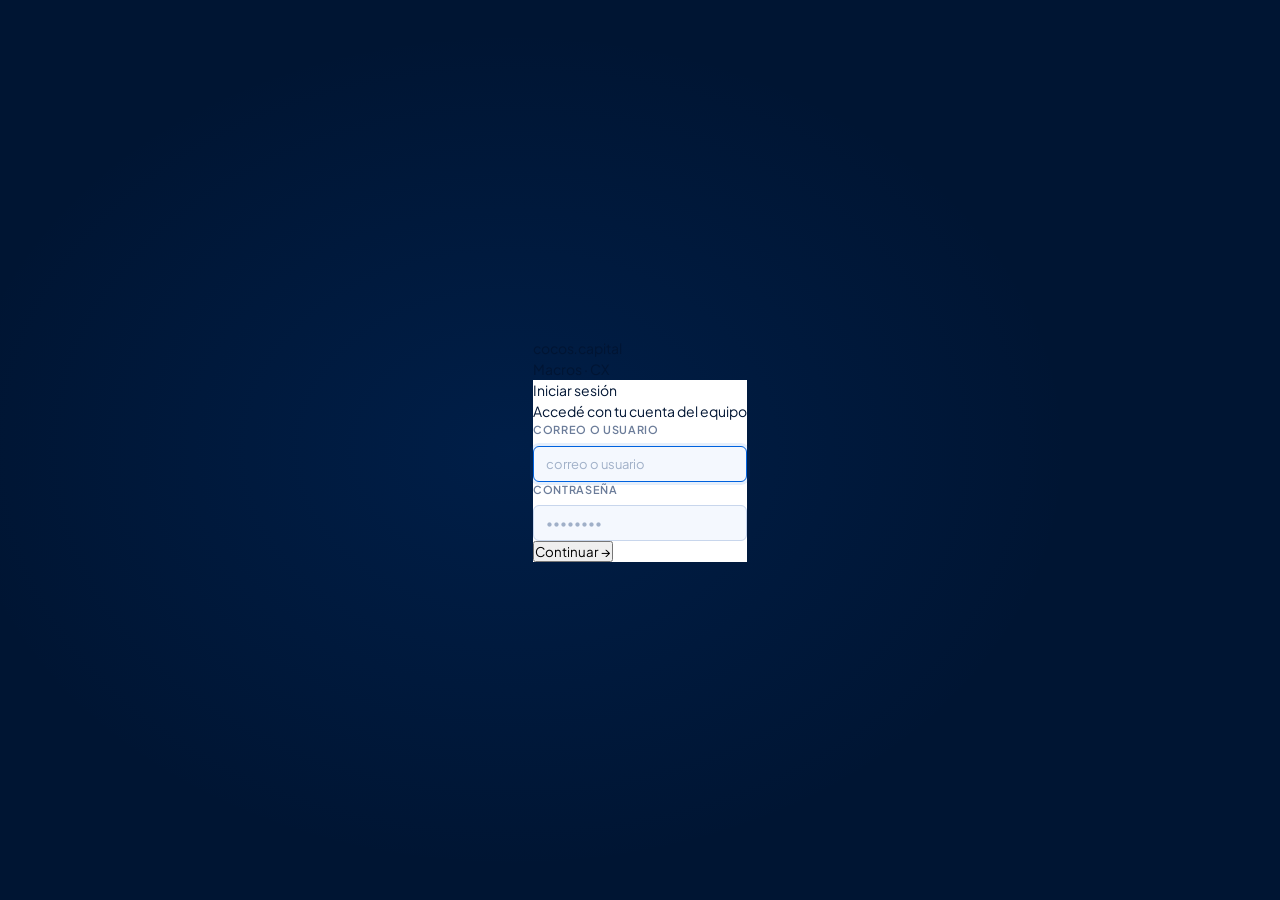
<file: files/macros.html>
<!DOCTYPE html>
<html lang="es" class="light">
<head>
<meta charset="UTF-8">
<meta name="viewport" content="width=device-width,initial-scale=1.0">
<title>Macros · Cocos Capital</title>
<link href="https://fonts.googleapis.com/css2?family=Plus+Jakarta+Sans:wght@300;400;500;600;700;800&display=swap" rel="stylesheet">
<link rel="stylesheet" href="cocos-ds.css">
<style>
/* ─── MAC BODY LAYOUT ─ */
.mac-body{display:flex;flex:1;overflow:hidden;min-height:0}
.mac-content{flex:1;display:flex;flex-direction:column;overflow:hidden;min-width:0;background:var(--c-bg)}
.cbar{padding:10px 20px;border-bottom:1px solid var(--ds-border);display:flex;align-items:center;gap:8px;flex-shrink:0;background:var(--ds-card)}
.mac-grid{flex:1;overflow-y:auto;padding:20px 28px;display:grid;grid-template-columns:repeat(auto-fill,minmax(280px,1fr));gap:12px;align-content:start;align-items:start;background:var(--ds-bg)}

/* MODE SWITCHER */
.mode-switcher{display:flex;align-items:center;gap:3px;background:var(--ds-bg);border:1px solid var(--ds-border);border-radius:var(--ds-r-sm);padding:3px}
.mode-btn{padding:5px 12px;border-radius:7px;font-size:12px;font-weight:600;cursor:pointer;border:none;background:transparent;color:var(--ds-muted);transition:all .15s;white-space:nowrap}
.mode-btn:hover{color:var(--ds-text)}
.mode-btn.active{background:var(--ds-card);color:var(--ds-text);box-shadow:var(--ds-shadow-sm)}

.hdr-right{margin-left:auto;display:flex;align-items:center;gap:8px}
.hdr-divider{width:1px;height:20px;background:var(--ds-border)}
.icon-btn{width:32px;height:32px;border-radius:var(--ds-r-xs);background:transparent;border:1px solid var(--ds-border);display:flex;align-items:center;justify-content:center;cursor:pointer;color:var(--ds-muted);font-size:12px;transition:all .12s}
.icon-btn:hover{background:var(--ds-border);color:var(--ds-text)}
.icon-btn.active{background:var(--ds-border);color:var(--ds-text)}
.panel-link{display:flex;align-items:center;gap:6px;font-size:12px;color:var(--ds-muted);padding:6px 12px;border-radius:var(--ds-r-xs);border:1px solid var(--ds-border);transition:all .12s}
.panel-link:hover{background:var(--ds-border);color:var(--ds-text)}
.panel-link svg{width:12px;height:12px}
.user-pill{display:flex;align-items:center;gap:9px;padding:4px 12px 4px 4px;background:var(--ds-bg);border:1px solid var(--ds-border);border-radius:99px;cursor:pointer;transition:all .12s}
.user-pill:hover{background:var(--s2);border-color:var(--ds-border-2)}
.uav{width:26px;height:26px;border-radius:50%;background:var(--ds-blue);display:flex;align-items:center;justify-content:center;font-size:10px;font-weight:700;color:#fff;flex-shrink:0}
.uname{font-size:12px;font-weight:600;color:var(--ds-text)}
.urole{font-size:10px;color:var(--ds-hint)}

/* ─── BODY ───────────────────────────── */
.body{display:flex;flex:1;overflow:hidden}

/* ─── SIDEBAR ────────────────────────── */
.sidebar{width:220px;background:var(--ds-card);border-right:1px solid var(--ds-border);display:flex;flex-direction:column;flex-shrink:0;overflow-y:auto;padding:12px 10px}
.sb-section-label{font-size:10px;font-weight:700;color:var(--ds-hint);text-transform:uppercase;letter-spacing:.09em;padding:10px 8px 5px}
.sb-item{display:flex;align-items:center;justify-content:space-between;padding:7px 10px;border-radius:var(--ds-r-xs);cursor:pointer;transition:all .12s;color:var(--ds-muted);font-size:12px;font-weight:500}
.sb-item:hover{background:var(--ds-border);color:var(--ds-text-2)}
.sb-item.on{background:rgba(0,98,222,.12);color:var(--ds-text);border-left:2px solid var(--ds-blue);padding-left:8px}
.sbi-l{display:flex;align-items:center;gap:8px}
.sbi-l svg{width:13px;height:13px;flex-shrink:0;opacity:.7}
.sb-count{font-size:10px;padding:2px 7px;border-radius:99px;background:var(--ds-border);color:var(--ds-hint);font-weight:600}
.sb-item.on .sb-count{background:rgba(0,98,222,.15);color:#7AB8FF}
.sb-sep{height:1px;background:var(--ds-border);margin:6px 4px}
.sdot{width:5px;height:5px;border-radius:50%;flex-shrink:0}

/* cat dots */
.cd-bloqueos{background:#f87171}.cd-aperturas{background:#60a5fa}.cd-onboarding{background:#34d399}
.cd-retiros{background:#fbbf24}.cd-suscripciones{background:#a78bfa}.cd-seguimiento{background:#fb923c}
.cd-reclamos{background:#f87171}.cd-consultas{background:#38bdf8}.cd-transferencias{background:#34d399}
.cd-inversiones{background:#a78bfa}.cd-límites{background:#fb923c}.cd-otros{background:#94a3b8}
.cd-documentación{background:#60a5fa}.cd-cierre{background:#f87171}
/* cat text */
.cg-bloqueos{color:#f87171}.cg-aperturas{color:#60a5fa}.cg-onboarding{color:#34d399}
.cg-retiros{color:#fbbf24}.cg-suscripciones{color:#a78bfa}.cg-seguimiento{color:#fb923c}
.cg-reclamos{color:#f87171}.cg-consultas{color:#38bdf8}.cg-transferencias{color:#34d399}
.cg-inversiones{color:#a78bfa}.cg-límites{color:#fb923c}.cg-otros{color:#94a3b8}
.cg-documentación{color:#60a5fa}.cg-cierre{color:#f87171}

/* ─── CONTENT AREA ───────────────────── */
.content{flex:1;display:flex;flex-direction:column;overflow:hidden}

/* CONTENT BAR */
.cbar{padding:12px 20px;border-bottom:1px solid var(--ds-border);display:flex;align-items:center;gap:10px;flex-shrink:0;background:var(--ds-card)}
.cbar-left{}
.cbar-title{font-size:15px;font-weight:700;color:var(--ds-text);letter-spacing:-.02em}
.cbar-sub{font-size:11px;color:var(--ds-hint);margin-top:1px}
.cbar-right{margin-left:auto;display:flex;align-items:center;gap:8px}
.srch{display:flex;align-items:center;gap:7px;background:var(--ds-bg);border:1px solid var(--ds-border);border-radius:var(--ds-r-xs);padding:7px 11px;width:230px;transition:border-color .15s}
.srch:focus-within{border-color:var(--b2)}
.srch svg{width:13px;height:13px;color:var(--ds-hint);flex-shrink:0}
.srch input{background:transparent;border:none;outline:none;color:var(--ds-text);font-size:12px;width:100%}
.srch input::placeholder{color:var(--ds-hint)}
select.ssel{padding:7px 10px;background:var(--ds-bg);border:1px solid var(--ds-border);border-radius:var(--ds-r-xs);color:var(--ds-text-2);font-size:12px;cursor:pointer;outline:none;appearance:none}

/* MACRO GRID */
.mac-grid{flex:1;overflow-y:auto;padding:18px 20px;display:grid;grid-template-columns:repeat(auto-fill,minmax(280px,1fr));gap:12px;align-content:start;align-items:start}

/* MACRO CARD — exact values as specified */
.mac-card{
  background:var(--ds-card);
  border:1px solid var(--ds-border);
  border-radius:10px;
  padding:0;
  cursor:pointer;
  transition:border-color .15s, box-shadow .15s, transform .15s;
  position:relative;
  display:flex;
  flex-direction:column;
  height:178px; /* fixed height — all cards equal */
  overflow:hidden;
  animation:fadeUp .22s ease both;
}
.mac-card:hover{
  border-color:var(--b2);
  box-shadow:0 4px 16px rgba(0,0,0,.1);
  transform:translateY(-1px);
  z-index:10;
  height:auto; /* expand on hover */
  overflow:visible;
}
.mac-card.sel{border-color:#0062DE;box-shadow:0 0 0 2px rgba(0,98,222,.15)}
@keyframes fadeUp{from{opacity:0;transform:translateY(4px)}to{opacity:1;transform:translateY(0)}}

/* Card inner layout */
.mac-card-top{
  display:flex;align-items:flex-start;justify-content:space-between;
  gap:8px;padding:14px 14px 0;flex-shrink:0;
}
.mac-cat-row{
  display:flex;align-items:center;gap:5px;margin-bottom:5px;
}
.mac-title{
  font-size:14px;font-weight:600;color:var(--ds-text);
  letter-spacing:-.02em;line-height:1.35;
  /* Fixed: exactly 2 lines */
  display:-webkit-box;-webkit-line-clamp:2;-webkit-box-orient:vertical;
  overflow:hidden;min-height:calc(1.35em * 2);
}
.mac-card:hover .mac-title{
  -webkit-line-clamp:unset;-webkit-box-orient:unset;display:block;overflow:visible;
}
.mac-fav{background:none;border:none;padding:0;cursor:pointer;font-size:14px;color:var(--b2);transition:color .12s;flex-shrink:0;margin-left:2px;line-height:1}
.mac-fav:hover{color:var(--ds-amber)}.mac-fav.on{color:var(--ds-amber)}

/* Preview */
.mac-preview{
  font-size:12px;color:var(--ds-muted);line-height:1.5;
  padding:6px 14px 0;flex:1;
  display:-webkit-box;-webkit-line-clamp:2;-webkit-box-orient:vertical;
  overflow:hidden;
  transition:all .2s ease;
}
.mac-preview img,.mac-preview svg{display:none}
.mac-card:hover .mac-preview{
  -webkit-line-clamp:unset;-webkit-box-orient:unset;
  display:block;overflow:visible;
  background:var(--ds-card);
  position:relative;z-index:1;
}

/* Footer — always at bottom */
.mac-footer{
  display:flex;align-items:center;justify-content:space-between;
  padding:8px 14px;border-top:1px solid var(--ds-border);
  margin-top:auto;gap:8px;flex-shrink:0;
  background:var(--ds-card);
}
.mac-card:hover .mac-footer{position:relative;z-index:1}
.mac-uses{font-size:11px;color:var(--ds-hint);white-space:nowrap}
.mac-actions{display:flex;align-items:center;gap:4px;margin-left:auto}
.mac-pip-btn{background:none;border:1px solid var(--ds-border);border-radius:5px;padding:3px 7px;cursor:pointer;font-size:11px;color:var(--ds-muted);transition:all .12s;line-height:1.4;font-family:var(--ff)}
.mac-pip-btn:hover{background:var(--ds-bg);border-color:var(--ds-border-2);color:#0062DE}

/* DETAIL PANEL */
.detail{width:440px;background:var(--ds-card);border-left:1px solid var(--ds-border);display:flex;flex-direction:column;flex-shrink:0;overflow:hidden;transition:width .2s ease}
.detail.closed{width:0;border-left:none}
.dp-bar{display:flex;align-items:center;justify-content:space-between;padding:12px 18px;border-bottom:1px solid var(--ds-border);flex-shrink:0}
.dp-label{font-size:11px;font-weight:700;color:var(--ds-hint);text-transform:uppercase;letter-spacing:.08em}
.dp-scroll{flex:1;overflow-y:auto;padding:18px}
.dp-title{font-size:16px;font-weight:700;color:var(--ds-text);letter-spacing:-.02em;margin-bottom:7px}
.dp-meta{display:flex;align-items:center;gap:6px;flex-wrap:wrap;margin-bottom:14px;font-size:11px;color:var(--ds-hint)}
.dp-body{background:var(--ds-bg);border:1px solid var(--ds-border);border-radius:var(--ds-r-sm);padding:14px;font-size:13px;color:var(--ds-text-2);line-height:1.75;margin-bottom:14px}
.dp-body img{max-width:100%;border-radius:var(--ds-r-xs);margin:6px 0;display:block}
.dp-sec{font-size:10px;font-weight:700;color:var(--ds-hint);text-transform:uppercase;letter-spacing:.08em;margin-bottom:8px}
.cmt{background:var(--ds-bg);border:1px solid var(--ds-border);border-radius:var(--ds-r-sm);padding:10px 13px;margin-bottom:7px}
.cmt-h{display:flex;align-items:center;gap:7px;margin-bottom:4px}
.cmt-av{width:20px;height:20px;border-radius:50%;background:var(--s2);display:flex;align-items:center;justify-content:center;font-size:8px;font-weight:600;color:var(--ds-text-2)}
.cmt-user{font-size:12px;font-weight:600;color:var(--ds-text)}
.cmt-date{font-size:10px;color:var(--ds-hint);margin-left:auto}
.cmt-body{font-size:12px;color:var(--ds-muted);line-height:1.5}
.cmt-row{display:flex;gap:7px;margin-top:10px}
.cmt-inp{flex:1;padding:8px 11px;background:var(--ds-bg);border:1px solid var(--ds-border);border-radius:var(--ds-r-xs);color:var(--ds-text);font-size:12px;font-family:var(--ff);outline:none;resize:none;transition:border-color .15s}
.cmt-inp:focus{border-color:var(--b2)}

/* QA BADGE */
.qa-badge{display:inline-flex;align-items:center;gap:4px;font-size:10px;font-weight:700;padding:3px 8px;border-radius:99px;white-space:nowrap;flex-shrink:0}
.qa-approved{background:rgba(0,191,140,.1);color:var(--ds-green);border:1px solid rgba(0,191,140,.3)}
.qa-pending{background:rgba(100,116,139,.1);color:#64748B;border:1px solid rgba(100,116,139,.2)}
.qa-rejected{background:rgba(240,92,92,.1);color:var(--ds-red);border:1px solid rgba(240,92,92,.25)}

/* Verified checkmark */
.verified-mark{display:inline-flex;align-items:center;justify-content:center;width:15px;height:15px;background:var(--ds-green);border-radius:50%;flex-shrink:0}
.verified-mark svg{width:8px;height:8px;color:#fff}

/* Rejection tooltip */
.reject-tooltip{position:relative;cursor:help}
.reject-tooltip:hover::after{content:attr(data-tip);position:absolute;bottom:calc(100% + 6px);left:50%;transform:translateX(-50%);background:#1a1a2e;color:#f8fafc;font-size:11px;font-weight:400;padding:6px 10px;border-radius:6px;white-space:normal;width:220px;text-align:left;z-index:99;pointer-events:none;border:1px solid var(--ds-border);line-height:1.5;box-shadow:var(--ds-shadow)}

/* Top author/unapproved rows */
.qa-mini-row{display:flex;align-items:center;gap:10px;padding:7px 16px;font-size:12px;border-bottom:1px solid var(--ds-border)}
.qa-mini-row:last-child{border-bottom:none}
.qa-mini-av{width:22px;height:22px;border-radius:50%;background:var(--s2);display:flex;align-items:center;justify-content:center;font-size:9px;font-weight:700;color:var(--ds-text-2);flex-shrink:0}
.qa-mini-name{flex:1;color:var(--ds-text-2);font-weight:500;overflow:hidden;text-overflow:ellipsis;white-space:nowrap}
.qa-mini-count{font-size:11px;font-weight:700;padding:2px 7px;border-radius:99px;background:rgba(245,158,11,.12);color:var(--ds-amber);flex-shrink:0}
#view-usuario{display:none;flex:1;overflow:hidden}
#view-usuario.on{display:flex;flex:1}
#view-qa{display:none;flex-direction:column;overflow:hidden;flex:1}
#view-qa.on{display:flex;flex:1}

.qa-main{flex:1;overflow-y:auto;padding:20px 24px;max-width:1200px;margin:0 auto;width:100%}

/* QA TABS */
.qa-tabs{display:flex;gap:3px;margin-bottom:20px;background:var(--ds-bg);border:1px solid var(--ds-border);border-radius:var(--ds-r-sm);padding:4px;width:fit-content}
.qa-tab{padding:7px 16px;border-radius:8px;font-size:12px;font-weight:600;cursor:pointer;border:none;background:transparent;color:var(--ds-muted);transition:all .15s}
.qa-tab:hover{color:var(--ds-text)}
.qa-tab.on{background:var(--ds-card);color:var(--ds-text);box-shadow:var(--ds-shadow-sm)}

/* QA STATS */
.qa-stats{display:grid;grid-template-columns:repeat(4,1fr);gap:12px;margin-bottom:24px}
.qa-stat{background:var(--ds-card);border:1px solid var(--ds-border);border-radius:var(--ds-r-sm);padding:18px 20px;position:relative;overflow:hidden}
.qa-stat::before{content:'';position:absolute;top:0;left:0;right:0;height:2px;background:var(--sc,var(--ds-blue));opacity:.6}
.qa-stat-val{font-size:28px;font-weight:800;color:var(--ds-text);letter-spacing:-.04em;line-height:1;margin-bottom:5px}
.qa-stat-lbl{font-size:11px;font-weight:600;color:var(--ds-muted)}
.qa-stat-sub{font-size:10px;color:var(--ds-hint);margin-top:2px}

/* QA TABLE */
.qa-table-wrap{background:var(--ds-card);border:1px solid var(--ds-border);border-radius:var(--ds-r-sm);overflow:hidden}
.qa-toolbar{display:flex;align-items:center;gap:8px;padding:12px 16px;border-bottom:1px solid var(--ds-border);flex-wrap:wrap}
table.qa-tbl{width:100%;border-collapse:collapse}
table.qa-tbl thead th{background:var(--ds-bg);padding:10px 14px;text-align:left;font-size:10px;font-weight:700;text-transform:uppercase;letter-spacing:.08em;color:var(--ds-muted);white-space:nowrap;border-bottom:1px solid var(--ds-border)}
table.qa-tbl tbody tr{border-bottom:1px solid rgba(255,255,255,.04);transition:background .1s}
table.qa-tbl tbody tr:last-child{border-bottom:none}
table.qa-tbl tbody tr:hover{background:var(--ds-bg)}
table.qa-tbl tbody td{padding:11px 14px;font-size:13px;vertical-align:middle}

/* ANALYTICS */
.analytics-grid{display:grid;grid-template-columns:1fr 1fr;gap:16px}
.analytics-card{background:var(--ds-card);border:1px solid var(--ds-border);border-radius:var(--ds-r-sm);overflow:hidden}
.analytics-card-header{padding:14px 18px;border-bottom:1px solid var(--ds-border)}
.analytics-card-title{font-size:12px;font-weight:700;color:var(--ds-text-2);text-transform:uppercase;letter-spacing:.08em}
.analytics-card-body{padding:14px 18px}
.bar-row{display:flex;align-items:center;gap:10px;margin-bottom:10px}
.bar-row:last-child{margin-bottom:0}
.bar-label{font-size:12px;color:var(--ds-text-2);width:140px;white-space:nowrap;overflow:hidden;text-overflow:ellipsis;flex-shrink:0}
.bar-track{flex:1;height:6px;background:var(--ds-border);border-radius:3px;overflow:hidden}
.bar-fill{height:100%;border-radius:3px;background:var(--ds-blue);transition:width .4s ease}
.bar-val{font-size:11px;color:var(--ds-hint);width:28px;text-align:right;flex-shrink:0}

/* ADMIN view placeholder */
.admin-main{padding:20px 24px;max-width:1000px;margin:0 auto;width:100%}

/* ─── RICH EDITOR ────────────────────── */
.editor-wrap{background:var(--ds-bg);border:1px solid var(--ds-border-2);border-radius:var(--ds-r-sm);overflow:hidden}
.editor-wrap:focus-within{border-color:var(--ds-blue)}
.editor-toolbar{display:flex;align-items:center;gap:2px;padding:6px 8px;border-bottom:1px solid var(--ds-border);flex-wrap:wrap;background:var(--ds-bg)}
.tb-tool{width:27px;height:27px;border-radius:var(--ds-r-xs);border:none;background:transparent;color:var(--ds-muted);cursor:pointer;display:flex;align-items:center;justify-content:center;font-size:12px;transition:all .12s;font-family:var(--ff);font-weight:600}
.tb-tool:hover{background:var(--ds-border-2);color:var(--ds-text)}
.tb-tool.on{background:rgba(0,98,222,.2);color:#7AB8FF}
.tb-tool svg{width:12px;height:12px}
.tb-sep{width:1px;height:16px;background:var(--ds-border);margin:0 3px}
.editor-body{min-height:130px;max-height:260px;overflow-y:auto;padding:12px;outline:none;font-size:13px;color:var(--ds-text);line-height:1.75;caret-color:var(--ds-blue)}
.editor-body:empty:before{content:attr(data-placeholder);color:var(--ds-hint);pointer-events:none}
.editor-body img{max-width:100%;border-radius:var(--ds-r-xs);display:block;margin:6px 0}
.editor-body b,.editor-body strong{font-weight:700}
.editor-body .var-span{background:rgba(0,98,222,.15);color:#93c5fd;padding:0 3px;border-radius:3px;font-size:12px;font-family:var(--fm)}
.img-drop-hint{font-size:11px;color:var(--ds-hint);padding:4px 8px;display:flex;align-items:center;gap:5px;border-top:1px solid var(--ds-border);background:var(--ds-bg)}

/* ─── SETTINGS PANEL ─────────────────── */
.settings-panel{position:fixed;top:56px;right:0;bottom:0;width:480px;background:var(--ds-card);border-left:1px solid var(--ds-border);z-index:50;display:none;flex-direction:column;box-shadow:-4px 0 24px rgba(0,0,0,.3);overflow:hidden}
.settings-panel.on{display:flex}
.sp-head{display:flex;align-items:center;justify-content:space-between;padding:14px 18px;border-bottom:1px solid var(--ds-border);flex-shrink:0}
.sp-title{font-size:13px;font-weight:700;color:var(--ds-text)}
.sp-tabs{display:flex;border-bottom:1px solid var(--ds-border);flex-shrink:0;padding:0 14px}
.sp-tab{padding:10px 12px;font-size:12px;font-weight:600;color:var(--ds-muted);background:transparent;border:none;cursor:pointer;border-bottom:2px solid transparent;margin-bottom:-1px;transition:all .15s;font-family:var(--ff)}
.sp-tab:hover{color:var(--ds-text)}.sp-tab.on{color:var(--ds-text);border-bottom-color:var(--ds-blue)}
.sp-body{flex:1;overflow-y:auto;padding:16px 18px}
.panel{background:var(--ds-bg);border:1px solid var(--ds-border);border-radius:var(--ds-r-sm);overflow:hidden;margin-bottom:12px}
.ph{padding:10px 14px;border-bottom:1px solid var(--ds-border);display:flex;align-items:center;justify-content:space-between}
.ph-title{font-size:11px;font-weight:700;color:var(--ds-text-2);text-transform:uppercase;letter-spacing:.05em}
.pb{padding:12px 14px}
.rp{font-size:10px;padding:2px 8px;border-radius:99px;text-transform:uppercase;font-weight:700;letter-spacing:.05em}
.rp-a{background:rgba(0,98,222,.15);color:#7AB8FF;border:1px solid rgba(0,98,222,.25)}
.rp-q{background:rgba(167,139,250,.15);color:#c4b5fd;border:1px solid rgba(167,139,250,.25)}
.rp-g{background:rgba(0,191,140,.1);color:var(--ds-green);border:1px solid rgba(0,191,140,.25)}
.sb-status{display:flex;align-items:center;gap:7px;padding:6px 10px;border-radius:var(--ds-r-xs);font-size:12px;font-weight:500;border:1px solid var(--ds-border)}
.sb-status.conn{background:rgba(0,191,140,.07);border-color:rgba(0,191,140,.2);color:var(--ds-green)}
.status-dot{width:6px;height:6px;border-radius:50%;flex-shrink:0}
.uav2{width:30px;height:30px;border-radius:50%;background:var(--ds-blue);display:flex;align-items:center;justify-content:center;font-size:11px;font-weight:700;color:#fff;flex-shrink:0}
.drop-zone{border:2px dashed var(--ds-border-2);border-radius:var(--ds-r-sm);padding:24px;text-align:center;cursor:pointer;transition:all .15s;background:var(--ds-bg)}
.drop-zone:hover,.drop-zone.drag{border-color:var(--ds-blue);background:rgba(0,98,222,.05)}

/* ─── BUTTONS ────────────────────────── */
.btn{display:inline-flex;align-items:center;gap:5px;padding:8px 14px;border-radius:var(--ds-r-xs);font-size:12px;font-weight:600;cursor:pointer;transition:all .12s;border:none;font-family:var(--ff);line-height:1}
.btn svg{width:12px;height:12px;flex-shrink:0}
.btn-primary{background:var(--ds-blue);color:#fff}.btn-primary:hover{background:var(--ds-blue2)}
.btn-secondary{background:transparent;border:1px solid var(--ds-border-2);color:var(--ds-text-2)}.btn-secondary:hover{background:var(--ds-border);color:var(--ds-text);border-color:var(--b2)}
.btn-success{background:rgba(0,191,140,.1);border:1px solid rgba(0,191,140,.25);color:var(--ds-green)}.btn-success:hover{background:rgba(0,191,140,.2)}
.btn-danger{background:rgba(240,92,92,.08);border:1px solid rgba(240,92,92,.2);color:#f87171}.btn-danger:hover{background:rgba(240,92,92,.16)}
.btn-sm{padding:5px 10px;font-size:11px}
.btn-xs{padding:4px 8px;font-size:11px}

/* ─── MODALS ─────────────────────────── */
.overlay{position:fixed;inset:0;background:rgba(4,10,22,.75);backdrop-filter:blur(6px);display:none;align-items:center;justify-content:center;z-index:400;padding:20px}
.overlay.on{display:flex}
.modal{background:var(--ds-bg);border:1px solid var(--ds-border-2);border-radius:var(--ds-r-panel);width:100%;max-width:560px;max-height:92vh;overflow-y:auto;box-shadow:var(--sh-lg);animation:modalIn .2s cubic-bezier(.34,1.3,.64,1) both}
@keyframes modalIn{from{opacity:0;transform:scale(.96) translateY(6px)}to{opacity:1;transform:scale(1) translateY(0)}}
.mh{padding:20px 22px 16px;border-bottom:1px solid var(--ds-border);display:flex;align-items:center;justify-content:space-between;flex-shrink:0;position:sticky;top:0;background:var(--ds-bg);z-index:1}
.mh-title{font-size:15px;font-weight:700;color:var(--ds-text);letter-spacing:-.02em}
.mx{width:28px;height:28px;border-radius:var(--ds-r-xs);background:var(--ds-border);border:none;display:flex;align-items:center;justify-content:center;cursor:pointer;color:var(--ds-muted);font-size:14px;transition:all .12s}
.mx:hover{background:var(--ds-border-2);color:var(--ds-text)}
.mb{padding:20px 22px}
.mf{padding:14px 22px;border-top:1px solid var(--ds-border);display:flex;gap:8px;justify-content:flex-end;position:sticky;bottom:0;background:var(--ds-bg)}
.fg{margin-bottom:13px}
.fg label{display:block;font-size:10px;font-weight:700;color:var(--ds-hint);text-transform:uppercase;letter-spacing:.06em;margin-bottom:6px}
.fi{width:100%;padding:9px 12px;background:var(--ds-bg);border:1px solid var(--ds-border);border-radius:var(--ds-r-xs);color:var(--ds-text);font-size:13px;font-family:var(--ff);outline:none;transition:border-color .15s,box-shadow .15s}
.fi:focus{border-color:var(--ds-blue);box-shadow:0 0 0 3px rgba(0,98,222,.12)}
.fi::placeholder{color:var(--ds-hint)}
select.fi{appearance:none;cursor:pointer}
textarea.fi{resize:vertical;min-height:72px;line-height:1.6}
.frow{display:grid;grid-template-columns:1fr 1fr;gap:10px}

/* Change pass overlay */
#chpass-overlay{position:fixed;inset:0;background:rgba(4,10,22,.85);backdrop-filter:blur(8px);display:none;align-items:center;justify-content:center;z-index:600;padding:20px}
#chpass-overlay.on{display:flex}

/* ─── MISC ───────────────────────────── */
.empty{display:flex;flex-direction:column;align-items:center;justify-content:center;padding:60px;color:var(--ds-hint);text-align:center;grid-column:1/-1}
.empty-ico{font-size:32px;opacity:.25;margin-bottom:10px}
.empty-t{font-size:13px;color:var(--ds-muted);margin-bottom:4px}
.empty-s{font-size:11px}
.toast{position:fixed;bottom:20px;right:20px;padding:11px 18px;border-radius:var(--ds-r-sm);font-size:12px;font-weight:600;box-shadow:var(--ds-shadow);z-index:999;display:none;align-items:center;gap:8px;background:var(--s2);border:1px solid var(--ds-border-2);color:var(--ds-text);min-width:210px}
.toast.on{display:flex;animation:fup .2s ease}
.toast.ok{border-color:rgba(0,191,140,.3);color:var(--ds-green)}
.toast.er{border-color:rgba(240,92,92,.3);color:#f87171}
.toast.in{border-color:rgba(0,98,222,.3);color:#7AB8FF}
@keyframes fup{from{opacity:0;transform:translateY(6px)}to{opacity:1;transform:translateY(0)}}
.spin{width:14px;height:14px;border:2px solid var(--ds-border-2);border-top-color:var(--ds-blue);border-radius:50%;animation:spin .65s linear infinite;flex-shrink:0}
@keyframes spin{to{transform:rotate(360deg)}}

/* ─── LIGHT MODE PATCHES ─────────────── */
html.light .analytics-card,.light .qa-stat,.light .qa-table-wrap,.light .settings-panel,.light .modal,.light .detail,.light .auth-card{background:#fff}
html.light .mh,.light .mf,.light .sp-body{background:#fff}
/* Cards already use #F7F9FC / #E2E8F0 — no override needed */
/* ─── CARD EXPAND ON HOVER ───────────── */
/* La card crece verticalmente al hacer hover.
   El .mac-preview pasa de 2 líneas a hasta 8.
   Z-index elevado para que se muestre encima de las cards vecinas.
   Sin JS, sin markup extra. */

/* ─── PiP WINDOW ─────────────────────── */
.pip-win{position:fixed;bottom:70px;right:20px;width:340px;background:var(--ds-bg);border:1px solid var(--ds-border-2);border-radius:var(--ds-r-md);box-shadow:var(--sh-lg);z-index:500;display:none;flex-direction:column;overflow:hidden;max-height:520px}
.pip-win.on{display:flex}
.pip-win.minimized .pip-body,.pip-win.minimized .pip-foot,.pip-win.minimized #pip-list-view{display:none!important}
.pip-bar{display:flex;align-items:center;gap:8px;padding:10px 12px;background:var(--s2);border-bottom:1px solid var(--ds-border);cursor:move;flex-shrink:0;user-select:none}
.pip-title{font-size:12px;font-weight:600;color:var(--ds-text);flex:1;overflow:hidden;text-overflow:ellipsis;white-space:nowrap}
.pip-body{flex:1;overflow-y:auto;padding:13px;font-size:13px;color:var(--ds-text-2);line-height:1.75}
.pip-body img{max-width:100%;border-radius:var(--ds-r-xs);display:block;margin:4px 0}
.pip-foot{display:flex;gap:6px;padding:9px 12px;border-top:1px solid var(--ds-border);flex-shrink:0;background:var(--s2)}
.pip-item{display:flex;align-items:center;padding:8px 10px;border-bottom:1px solid var(--ds-border);cursor:pointer;transition:background .1s}
.pip-item:hover{background:var(--s2)}
.pip-item-title{font-size:12px;font-weight:500;color:var(--ds-text);overflow:hidden;text-overflow:ellipsis;white-space:nowrap}
.pip-item-cat{font-size:10px;color:var(--ds-hint);margin-top:1px}
.pip-item-actions{display:flex;gap:4px;flex-shrink:0;margin-left:8px}

</style>
</head>
<body>

<div id="auth">
  <div class="auth-wrap">
    <div class="auth-logotype">cocos<em>.</em>capital</div>
    <div class="auth-logotype-sub">Macros · CX</div>
    <div class="auth-card">
      <div class="auth-card-title">Iniciar sesión</div>
      <div class="auth-card-sub">Accedé con tu cuenta del equipo</div>
      <div class="form-field"><label>Correo o usuario</label><input id="li-e" type="text" placeholder="correo o usuario" autofocus autocomplete="username"></div>
      <div class="form-field"><label>Contraseña</label><input id="li-p" type="password" placeholder="••••••••" onkeydown="if(event.key==='Enter')doLogin()"></div>
      <div class="auth-err" id="auth-err"></div>
      <button class="btn-login" onclick="doLogin()">Continuar →</button>
      <a class="auth-back" id="back-to-panel" style="display:none" href="panel-cx.html">← Volver al Panel CX</a>
    </div>
  </div>
</div>

<!-- ══ APP ═══════════════════════════ -->


<div id="app" class="app-shell">
  <aside class="app-sidebar">
    <div class="sidebar-logo">
      <div class="sidebar-logotype">cocos<em>.</em></div>
      <div class="sidebar-module-pill">
        <svg viewBox="0 0 16 16" fill="currentColor"><path d="M2 2h5v5H2zm7 0h5v5H9zM2 9h5v5H2zm7 0h5v5H9z"/></svg>
        <span>Macros</span>
      </div>
    </div>
    <nav class="sidebar-nav">
      <div class="sidebar-section">Herramientas</div>
      <a class="sidebar-item" href="panel-cx.html">
        <svg viewBox="0 0 16 16" fill="currentColor"><path d="M8.707 1.5a1 1 0 00-1.414 0L.646 8.146a.5.5 0 00.708.708L2 8.207V13.5A1.5 1.5 0 003.5 15h9a1.5 1.5 0 001.5-1.5V8.207l.646.647a.5.5 0 00.708-.708L13 5.793V2.5a.5.5 0 00-.5-.5h-1a.5.5 0 00-.5.5v1.293L8.707 1.5z"/></svg>Inicio
      </a>
      <a class="sidebar-item active" href="macros.html">
        <svg viewBox="0 0 16 16" fill="currentColor"><path d="M2 2h5v5H2zm7 0h5v5H9zM2 9h5v5H2zm7 0h5v5H9z"/></svg>Macros
      </a>
      <a class="sidebar-item" href="bitacora.html">
        <svg viewBox="0 0 16 16" fill="currentColor"><path d="M5 0h8a2 2 0 012 2v10a2 2 0 01-2 2H3a2 2 0 01-2-2V1.5A1.5 1.5 0 013 0h2zM3 1a.5.5 0 00-.5.5V12a1 1 0 001 1h9a1 1 0 001-1V2a1 1 0 00-1-1H3z"/><path d="M4.5 5.5A.5.5 0 015 5h6a.5.5 0 010 1H5a.5.5 0 01-.5-.5zm0 2a.5.5 0 01.5-.5h6a.5.5 0 010 1H5a.5.5 0 01-.5-.5zm0 2a.5.5 0 01.5-.5h3a.5.5 0 010 1H5a.5.5 0 01-.5-.5z"/></svg>Bitácora
      </a>
      <a class="sidebar-item" href="base-conocimiento.html">
        <svg viewBox="0 0 16 16" fill="currentColor"><path d="M1 2.828c.885-.37 2.154-.769 3.388-.893 1.33-.134 2.458.063 3.112.752v9.746c-.935-.53-2.12-.603-3.213-.493-1.18.12-2.37.461-3.287.811V2.828zm7.5-.141c.654-.689 1.782-.886 3.112-.752 1.234.124 2.503.523 3.388.893v9.923c-.918-.35-2.107-.692-3.287-.81-1.094-.111-2.278-.039-3.213.492V2.687z"/></svg>Base de conocimiento
      </a>
      <button class="sidebar-item soon">
        <svg viewBox="0 0 16 16" fill="currentColor"><path d="M7 4.5v3h3a.5.5 0 010 1H7V11a.5.5 0 01-1 0V8.5H3a.5.5 0 010-1h3V4.5a.5.5 0 011 0z"/><path d="M14 1H2a1 1 0 00-1 1v12a1 1 0 001 1h12a1 1 0 001-1V2a1 1 0 00-1-1zM2 0a2 2 0 00-2 2v12a2 2 0 002 2h12a2 2 0 002-2V2a2 2 0 00-2-2H2z"/></svg>Organización CX
        <span class="sidebar-soon">Pronto</span>
      </button>
      <button class="sidebar-item soon">
        <svg viewBox="0 0 16 16" fill="currentColor"><path d="M4.715 6.542L3.343 7.914a3 3 0 104.243 4.243l1.828-1.829A3 3 0 008.586 5.5L8 6.086a1.002 1.002 0 00-.154.199 2 2 0 01.861 3.337L6.88 11.45a2 2 0 11-2.83-2.83l.793-.792a4.018 4.018 0 01-.128-1.287z"/><path d="M6.586 4.672A3 3 0 007.414 9.5l.775-.776a2 2 0 01-.896-3.346L9.12 3.55a2 2 0 112.83 2.83l-.793.792c.112.42.155.855.128 1.287l1.372-1.372a3 3 0 10-4.243-4.243L6.586 4.672z"/></svg>Links útiles
        <span class="sidebar-soon">Pronto</span>
      </button>
      <div class="sidebar-sep"></div>
      <div class="sidebar-section">Reportes</div>
      <button class="sidebar-item soon">
        <svg viewBox="0 0 16 16" fill="currentColor"><path d="M0 2a2 2 0 012-2h12a2 2 0 012 2v12a2 2 0 01-2 2H2a2 2 0 01-2-2V2zm4.5 5.5a.5.5 0 000 1h5.793l-2.147 2.146a.5.5 0 00.708.708l3-3a.5.5 0 000-.708l-3-3a.5.5 0 10-.708.708L10.293 7.5H4.5z"/></svg>Escalamientos
        <span class="sidebar-soon">Pronto</span>
      </button>
      <button class="sidebar-item soon">
        <svg viewBox="0 0 16 16" fill="currentColor"><path d="M0 0h1v15h15v1H0V0zm10 3.5a.5.5 0 01.5-.5h4a.5.5 0 01.5.5v4a.5.5 0 01-1 0V4.9l-3.613 4.417a.5.5 0 01-.74.037L7.06 6.767l-3.656 5.027a.5.5 0 01-.808-.588l4-5.5a.5.5 0 01.758-.06l2.609 2.61L13.445 4H10.5a.5.5 0 01-.5-.5z"/></svg>Métricas
        <span class="sidebar-soon">Pronto</span>
      </button>
    </nav>
    <div class="sidebar-footer" style="flex-shrink:0">
      <a class="sidebar-help" href="#" onclick="return false">
        <svg viewBox="0 0 16 16" fill="currentColor"><path d="M8 15A7 7 0 118 1a7 7 0 010 14zm0 1A8 8 0 108 0a8 8 0 000 16z"/><path d="M5.255 5.786a.237.237 0 00.241.247h.825c.138 0 .248-.113.266-.25.09-.656.54-1.134 1.342-1.134.686 0 1.314.343 1.314 1.168 0 .635-.374.927-.965 1.371-.673.489-1.206 1.06-1.168 1.987l.003.217a.25.25 0 00.25.246h.811a.25.25 0 00.25-.25v-.105c0-.718.273-.927 1.01-1.486.609-.463 1.244-.977 1.244-2.056 0-1.511-1.276-2.241-2.673-2.241-1.267 0-2.655.59-2.75 2.286zm1.557 5.763c0 .533.425.927 1.01.927.609 0 1.028-.394 1.028-.927 0-.552-.42-.94-1.029-.94-.584 0-1.009.388-1.009.94z"/></svg>
        <div><div class="sidebar-help-title">¿Necesitás ayuda?</div><div class="sidebar-help-sub">Ir al centro de ayuda</div></div>
      </a>
      <div class="sidebar-sep-ft"></div>
      <div class="sidebar-user">
        <div class="sidebar-av" id="sb-av">?</div>
        <div style="flex:1;min-width:0">
          <div class="sidebar-uname" id="sb-name">—</div>
          <div class="sidebar-urole" id="sb-role">—</div>
        </div>
        <button class="sidebar-logout" onclick="doLogout()" title="Cerrar sesión">
          <svg width="11" height="11" viewBox="0 0 16 16" fill="currentColor"><path fill-rule="evenodd" d="M10 12.5a.5.5 0 01-.5.5h-8a.5.5 0 01-.5-.5v-9a.5.5 0 01.5-.5h8a.5.5 0 01.5.5v2a.5.5 0 001 0v-2A1.5 1.5 0 009.5 2h-8A1.5 1.5 0 000 3.5v9A1.5 1.5 0 001.5 14h8a1.5 1.5 0 001.5-1.5v-2a.5.5 0 00-1 0v2z"/><path fill-rule="evenodd" d="M15.854 8.354a.5.5 0 000-.708l-3-3a.5.5 0 00-.708.708L14.293 7.5H5.5a.5.5 0 000 1h8.793l-2.147 2.146a.5.5 0 00.708.708l3-3z"/></svg>
        </button>
      </div>
    </div>
  </aside>
  <div class="app-main">
  <div class="app-topbar">
    <div class="topbar-title">Macros</div>
    <div class="date-pill" id="topbar-date">
      <svg viewBox="0 0 16 16" fill="currentColor"><path d="M11 6.5a.5.5 0 01.5-.5h1a.5.5 0 010 1h-1a.5.5 0 01-.5-.5zm-3 0a.5.5 0 01.5-.5h1a.5.5 0 010 1h-1a.5.5 0 01-.5-.5zm-3 0a.5.5 0 01.5-.5h1a.5.5 0 010 1h-1a.5.5 0 01-.5-.5zM3.5 0a.5.5 0 01.5.5V1h8V.5a.5.5 0 011 0V1h1a2 2 0 012 2v11a2 2 0 01-2 2H2a2 2 0 01-2-2V3a2 2 0 012-2h1V.5a.5.5 0 01.5-.5zM1 4v10a1 1 0 001 1h12a1 1 0 001-1V4H1z"/></svg>
      <span id="topbar-date-text"></span>
    </div>
    <div class="topbar-actions">
      <button class="icon-button" id="theme-btn" onclick="toggleTheme()" title="Cambiar tema">🌙</button>
      <div style="position:relative">
        <button class="icon-button" id="notif-btn" onclick="cxNotifToggle()" title="Notificaciones">
          🔔<span id="notif-badge" style="display:none;position:absolute;top:4px;right:4px;width:8px;height:8px;border-radius:50%;background:#0062DE;border:2px solid var(--c-card)"></span>
        </button>
      </div>
      <div class="user-pill" onclick="showUserMenu()">
        <div class="user-av" id="u-av">?</div>
        <div><div class="user-name" id="u-name">—</div><div class="user-role" id="u-role">—</div></div>
      </div>
      <button class="primary-action admin-only" id="btn-nueva-macro" onclick="openM('new')" style="display:none">+ Nueva macro</button>
    </div>
  </div>
    <div class="mac-body">
<div class="mac-content">

      <!-- CONTENT -->
        <div class="cbar">
          <div class="cbar-left">
            <div class="cbar-title" id="cbar-title">Mis macros</div>
            <div class="cbar-sub" id="cbar-sub"></div>
          </div>
          <div class="cbar-right">
            <div class="srch">
              <svg viewBox="0 0 16 16" fill="currentColor"><path d="M11.4 10A5.5 5.5 0 102.6 2.6a5.5 5.5 0 008.8 7.4l3.3 3.3 1.4-1.4-3.3-3.3zm-5-.4a3.5 3.5 0 113.5-3.5A3.5 3.5 0 016.4 9.6z"/></svg>
              <input type="text" id="q" placeholder="Buscar macros…" oninput="draw()">
            </div>
            <select class="ssel" id="sort" onchange="draw()">
              <option value="new">Recientes</option>
              <option value="use">Más usadas</option>
              <option value="az">A → Z</option>
            </select>
            <button class="btn btn-primary" onclick="openM('create')">
              <svg viewBox="0 0 16 16" fill="currentColor"><path d="M7 1v6H1v2h6v6h2V9h6V7H9V1z"/></svg>Nueva macro
            </button>
          </div>
        </div>
        <div class="mac-grid" id="grid"></div>
      </div>

      <!-- DETAIL -->
      <div class="detail closed" id="detail">
        <div class="dp-bar">
          <span class="dp-label">Detalle</span>
          <button class="btn btn-secondary btn-xs" onclick="closeDetail()">Cerrar</button>
        </div>
        <div class="dp-scroll" id="dp-scroll"></div>
      </div>
    </div>

    <!-- ══ VIEW: CALIDAD ══════════════════ -->
    <div id="view-qa">
      <div class="qa-main">

        <!-- QA TABS -->
        <div class="qa-tabs">
          <button class="qa-tab on" id="qa-tab-approval" onclick="setQaTab('approval',this)">Panel de aprobación</button>
          <button class="qa-tab" id="qa-tab-analytics" onclick="setQaTab('analytics',this)">Analytics de uso</button>
        </div>

        <!-- APPROVAL PANEL -->
        <div id="qa-section-approval">

          <!-- Stats row: 6 tiles -->
          <div class="qa-stats" id="qa-stats" style="grid-template-columns:repeat(6,1fr)">
            <div class="qa-stat" style="--sc:var(--grn)">
              <div class="qa-stat-val" id="qs-aprobadas">—</div>
              <div class="qa-stat-lbl">Aprobadas</div>
              <div class="qa-stat-sub">Total</div>
            </div>
            <div class="qa-stat" style="--sc:rgba(0,191,140,.5)">
              <div class="qa-stat-val" id="qs-ap7">—</div>
              <div class="qa-stat-lbl">Últ. 7 días</div>
              <div class="qa-stat-sub">Aprobadas</div>
            </div>
            <div class="qa-stat" style="--sc:var(--amb)">
              <div class="qa-stat-val" id="qs-pendientes">—</div>
              <div class="qa-stat-lbl">Pendientes</div>
              <div class="qa-stat-sub">Sin revisar</div>
            </div>
            <div class="qa-stat" style="--sc:var(--red)">
              <div class="qa-stat-val" id="qs-rechazadas">—</div>
              <div class="qa-stat-lbl">Rechazadas</div>
              <div class="qa-stat-sub">Con motivo</div>
            </div>
            <div class="qa-stat" style="--sc:var(--blue)">
              <div class="qa-stat-val" id="qs-total">—</div>
              <div class="qa-stat-lbl">Total</div>
              <div class="qa-stat-sub">En sistema</div>
            </div>
            <div class="qa-stat" style="--sc:var(--vio)">
              <div class="qa-stat-val" id="qs-sinAprobar">—</div>
              <div class="qa-stat-lbl">Más usadas</div>
              <div class="qa-stat-sub">Sin aprobar</div>
            </div>
          </div>

          <!-- Top pending authors + top unapproved -->
          <div style="display:grid;grid-template-columns:1fr 1fr;gap:14px;margin-bottom:20px">
            <div class="qa-table-wrap">
              <div style="padding:11px 16px;border-bottom:1px solid var(--b0);font-size:11px;font-weight:700;color:var(--t2);text-transform:uppercase;letter-spacing:.08em">Top 5 autores con más pendientes</div>
              <div id="qa-top-authors" style="padding:8px 0"></div>
            </div>
            <div class="qa-table-wrap">
              <div style="padding:11px 16px;border-bottom:1px solid var(--b0);font-size:11px;font-weight:700;color:var(--t2);text-transform:uppercase;letter-spacing:.08em">Macros más usadas sin aprobar</div>
              <div id="qa-top-unapproved" style="padding:8px 0"></div>
            </div>
          </div>

          <!-- Advanced filters -->
          <div class="qa-table-wrap">
            <div class="qa-toolbar" style="flex-wrap:wrap;gap:8px">
              <div class="srch" style="width:220px;flex-shrink:0">
                <svg viewBox="0 0 16 16" fill="currentColor"><path d="M11.4 10A5.5 5.5 0 102.6 2.6a5.5 5.5 0 008.8 7.4l3.3 3.3 1.4-1.4-3.3-3.3zm-5-.4a3.5 3.5 0 113.5-3.5A3.5 3.5 0 016.4 9.6z"/></svg>
                <input type="text" id="qa-q" placeholder="Buscar…" oninput="renderQATable()">
              </div>
              <select class="ssel" id="qa-filter-estado" onchange="renderQATable()">
                <option value="">Estado</option>
                <option value="pendiente">Pendiente</option>
                <option value="aprobada">Aprobada</option>
                <option value="rechazada">Rechazada</option>
              </select>
              <select class="ssel" id="qa-filter-autor" onchange="renderQATable()">
                <option value="">Autor</option>
              </select>
              <select class="ssel" id="qa-filter-cat" onchange="renderQATable()">
                <option value="">Categoría</option>
              </select>
              <select class="ssel" id="qa-filter-tipo" onchange="renderQATable()">
                <option value="">Tipo</option>
                <option value="shared">Compartida</option>
                <option value="private">Privada</option>
              </select>
              <select class="ssel" id="qa-filter-fecha" onchange="renderQATable()">
                <option value="">Fecha creación</option>
                <option value="7">Últimos 7 días</option>
                <option value="30">Últimos 30 días</option>
                <option value="90">Últimos 90 días</option>
              </select>
              <select class="ssel" id="qa-sort" onchange="renderQATable()">
                <option value="estado">Ordenar: Estado</option>
                <option value="fecha_creacion">Creación</option>
                <option value="fecha_mod">Modificación</option>
                <option value="usos">Usos</option>
                <option value="autor">Autor A→Z</option>
              </select>
              <div style="flex:1;min-width:8px"></div>
              <button class="btn btn-success btn-sm" onclick="approveAll()">✓ Aprobar visibles</button>
              <button class="btn btn-secondary btn-sm" onclick="openExportPDFModal()" style="display:flex;align-items:center;gap:5px">
                <svg width="12" height="12" viewBox="0 0 16 16" fill="currentColor"><path d="M.5 9.9a.5.5 0 01.5.5v2.5a1 1 0 001 1h12a1 1 0 001-1v-2.5a.5.5 0 011 0v2.5a2 2 0 01-2 2H2a2 2 0 01-2-2v-2.5a.5.5 0 01.5-.5z"/><path d="M7.646 11.854a.5.5 0 00.708 0l3-3a.5.5 0 00-.708-.708L8.5 10.293V1.5a.5.5 0 00-1 0v8.793L5.354 8.146a.5.5 0 10-.708.708l3 3z"/></svg>
                Exportar PDF
              </button>
              <button class="btn btn-secondary btn-sm" onclick="exportQualityExcel()" style="display:flex;align-items:center;gap:5px">
                <svg width="12" height="12" viewBox="0 0 16 16" fill="currentColor"><path d="M14 4.5V14a2 2 0 01-2 2H4a2 2 0 01-2-2V2a2 2 0 012-2h5.5L14 4.5zm-3 0A1.5 1.5 0 019.5 3V1H4a1 1 0 00-1 1v12a1 1 0 001 1h8a1 1 0 001-1V4.5h-2z"/><path d="M4.5 12.5A.5.5 0 015 12h1.5v-1H5a.5.5 0 010-1h1.5V9H5a.5.5 0 010-1h1.5V7.5a.5.5 0 011 0V8H9a.5.5 0 010 1H7.5v1H9a.5.5 0 010 1H7.5v1H9a.5.5 0 010 1H7.5v.5a.5.5 0 01-1 0V13H5a.5.5 0 01-.5-.5z"/></svg>
                Excel
              </button>
            </div>
            <div id="qa-count-bar" style="padding:7px 16px;font-size:11px;color:var(--t3);border-bottom:1px solid var(--b0)">—</div>
            <div style="overflow-x:auto">
              <table class="qa-tbl">
                <thead>
                  <tr>
                    <th style="width:36%">Macro</th>
                    <th>Categoría</th>
                    <th>Autor</th>
                    <th>Creación</th>
                    <th>Estado</th>
                    <th>Revisión</th>
                    <th>Acciones</th>
                  </tr>
                </thead>
                <tbody id="qa-tbody"></tbody>
              </table>
            </div>
          </div>

        </div><!-- /qa-section-approval -->

        <!-- ANALYTICS PANEL -->
        <div id="qa-section-analytics" style="display:none">
          <div class="analytics-grid" id="analytics-grid">
            <div style="color:var(--t3);font-size:13px;padding:20px">Cargando analytics…</div>
          </div>
        </div>

      </div>
    </div>

    <!-- ══ MODAL: REVISIÓN CALIDAD ═══════ -->
    <div class="overlay" id="overlay-qa-review" onclick="if(event.target===this)closeQAReview()">
      <div class="modal" style="max-width:680px">
        <div class="mh">
          <h3 class="mh-title" id="qar-title">Revisar macro</h3>
          <button class="mx" onclick="closeQAReview()">✕</button>
        </div>
        <div class="mb" id="qar-body"></div>
        <div class="mf" id="qar-footer"></div>
      </div>
    </div>

    <!-- ══ MODAL: MOTIVO DE RECHAZO ══════ -->
    <div class="overlay" id="overlay-reject" onclick="if(event.target===this)closeRejectModal()">
      <div class="modal" style="max-width:460px">
        <div class="mh">
          <h3 class="mh-title">Motivo de rechazo</h3>
          <button class="mx" onclick="closeRejectModal()">✕</button>
        </div>
        <div class="mb">
          <div class="fg">
            <label>Explicá el motivo para el autor</label>
            <textarea class="fi" id="reject-reason" rows="4" placeholder="Ej: El contenido no sigue el tono institucional, falta información sobre el proceso de…"></textarea>
          </div>
          <div style="font-size:11px;color:var(--t3);margin-top:-4px">Este mensaje será visible para quien creó la macro.</div>
        </div>
        <div class="mf">
          <button class="btn btn-secondary" onclick="closeRejectModal()">Cancelar</button>
          <button class="btn btn-danger" onclick="confirmReject()">Rechazar</button>
        </div>
      </div>
    </div>



    <!-- ══ MODAL: EXPORTAR PDF CALIDAD ══ -->
    <div class="overlay" id="overlay-pdf-export" onclick="if(event.target===this)closeExportPDFModal()">
      <div class="modal" style="max-width:480px">
        <div class="mh">
          <h3 class="mh-title">Exportar reporte de Calidad</h3>
          <button class="mx" onclick="closeExportPDFModal()">✕</button>
        </div>
        <div class="mb">
          <div class="fg">
            <label>Estado a incluir</label>
            <select class="fi" id="pdf-filter-estado">
              <option value="todos">Todos (aprobadas + pendientes + rechazadas)</option>
              <option value="aprobada">Solo aprobadas</option>
              <option value="pendiente">Solo pendientes</option>
              <option value="rechazada">Solo rechazadas</option>
            </select>
          </div>
          <div class="frow">
            <div class="fg">
              <label>Fecha desde</label>
              <input type="date" class="fi" id="pdf-fecha-desde">
            </div>
            <div class="fg">
              <label>Fecha hasta</label>
              <input type="date" class="fi" id="pdf-fecha-hasta">
            </div>
          </div>
          <div class="fg">
            <label>Categoría</label>
            <select class="fi" id="pdf-filter-cat">
              <option value="">Todas las categorías</option>
            </select>
          </div>
          <div id="pdf-preview-count" style="font-size:12px;color:var(--t2);padding:8px 12px;background:var(--bg);border-radius:var(--r-sm);border:1px solid var(--b0)">
            — macros incluidas
          </div>
        </div>
        <div class="mf">
          <button class="btn btn-secondary" onclick="closeExportPDFModal()">Cancelar</button>
          <button class="btn btn-primary" onclick="exportQualityReport()" style="display:flex;align-items:center;gap:5px">
            <svg width="12" height="12" viewBox="0 0 16 16" fill="currentColor"><path d="M.5 9.9a.5.5 0 01.5.5v2.5a1 1 0 001 1h12a1 1 0 001-1v-2.5a.5.5 0 011 0v2.5a2 2 0 01-2 2H2a2 2 0 01-2-2v-2.5a.5.5 0 01.5-.5z"/><path d="M7.646 11.854a.5.5 0 00.708 0l3-3a.5.5 0 00-.708-.708L8.5 10.293V1.5a.5.5 0 00-1 0v8.793L5.354 8.146a.5.5 0 10-.708.708l3 3z"/></svg>
            Generar PDF
          </button>
        </div>
      </div>
    </div>

  </div><!-- /body -->

  <!-- SETTINGS PANEL -->
  <div class="settings-panel" id="settings-panel">
    <div class="sp-head"><span class="sp-title">Configuración</span><button class="mx" onclick="toggleSettings()">✕</button></div>
    <div class="sp-tabs">
      <button class="sp-tab on" onclick="spTab('analytics')">Analytics</button>
      <button class="sp-tab" onclick="spTab('ie')">Import / Export</button>
      <button class="sp-tab" id="tab-db" onclick="spTab('supabase')">Base de datos</button>
    </div>
    <div class="sp-body" id="sp-body"></div>
  </div>
      </div><!-- /mac-content -->
    </div><!-- /body-layout -->
  </div><!-- /main-area -->

    </div><!-- /mac-body -->
  </div><!-- /app-main -->
</div><!-- /app -->



<!-- NOTIFICATION PANEL -->
<div id="notif-panel" style="display:none;position:fixed;top:52px;right:0;width:360px;height:calc(100vh - 52px);background:var(--s0);border-left:1px solid var(--b0);z-index:300;box-shadow:-4px 0 24px rgba(0,0,0,.3);flex-direction:column;overflow:hidden">
  <div style="padding:14px 18px;border-bottom:1px solid var(--b0);display:flex;align-items:center;justify-content:space-between;flex-shrink:0">
    <div style="font-size:14px;font-weight:700;color:var(--t0)">Notificaciones</div>
    <div style="display:flex;gap:8px;align-items:center">
      <button onclick="cxNotifMarkAll()" style="font-size:11px;color:var(--blue);background:none;border:none;cursor:pointer;font-family:var(--ff)">Marcar todo leído</button>
      <button onclick="cxNotifToggle()" style="background:none;border:none;cursor:pointer;color:var(--t3);font-size:18px;line-height:1;padding:0">×</button>
    </div>
  </div>
  <div id="notif-list" style="flex:1;overflow-y:auto;padding:6px 0"></div>
</div>
<div id="notif-overlay" onclick="cxNotifToggle()" style="display:none;position:fixed;inset:0;z-index:299"></div>

<!-- PiP WINDOW -->
<div class="pip-win" id="pip-win">
  <div class="pip-bar" id="pip-bar">
    <svg width="12" height="12" viewBox="0 0 16 16" fill="currentColor" style="color:var(--t3);flex-shrink:0"><path d="M1 2a1 1 0 011-1h12a1 1 0 011 1v10a1 1 0 01-1 1H9v-1h5V2H2v4H1V2zm4 7H1v4h4v-4zm-1 1v2H2v-2h2z"/></svg>
    <span class="pip-title" id="pip-title">—</span>
    <button class="mx" onclick="togglePiPMin()" id="pip-min-btn" style="width:22px;height:22px;font-size:13px;flex-shrink:0">−</button>
    <button class="mx" onclick="closePiP()" style="width:22px;height:22px;font-size:11px;flex-shrink:0">✕</button>
  </div>
  <div id="pip-content-view" style="display:flex;flex-direction:column;flex:1;overflow:hidden">
    <div class="pip-body" id="pip-body"></div>
    <div class="pip-foot">
      <button class="btn btn-primary btn-xs" id="pip-copy-btn" onclick="pipCopy()" style="flex:1">
        <svg viewBox="0 0 16 16" width="11" height="11" fill="currentColor"><path d="M4 2h8v2H4zm-2 2h12v11H2V4zm2 2v7h8V6H4z"/></svg>Copiar
      </button>
      <button class="btn btn-secondary btn-xs" onclick="togglePiPMode()" id="pip-mode-btn">☰ Lista</button>
      <button class="btn btn-secondary btn-xs" onclick="closePiP()">Cerrar</button>
    </div>
  </div>
  <div id="pip-list-view" style="display:none;flex-direction:column;flex:1;overflow:hidden">
    <div style="padding:8px 10px;border-bottom:1px solid var(--b0);flex-shrink:0">
      <div class="srch" style="width:100%">
        <svg viewBox="0 0 16 16" fill="currentColor" style="width:12px;height:12px;color:var(--t3);flex-shrink:0"><path d="M11.4 10A5.5 5.5 0 102.6 2.6a5.5 5.5 0 008.8 7.4l3.3 3.3 1.4-1.4-3.3-3.3zm-5-.4a3.5 3.5 0 113.5-3.5A3.5 3.5 0 016.4 9.6z"/></svg>
        <input type="text" id="pip-search" placeholder="Buscar macros…" oninput="renderPiPList()" style="font-size:12px">
      </div>
    </div>
    <div id="pip-list" style="flex:1;overflow-y:auto;padding:6px"></div>
  </div>
</div>

<!-- MODAL -->
<div class="overlay" id="overlay" onclick="if(event.target===this)closeM()">
  <div class="modal" id="modal-c"></div>
</div>

<!-- CHANGE PASSWORD -->
<div id="chpass-overlay">
  <div class="modal" style="max-width:400px">
    <div class="mh"><div><h3 class="mh-title">Bienvenido/a 👋</h3><div style="font-size:12px;color:var(--t2);margin-top:2px">Elegí tu contraseña personal antes de continuar</div></div></div>
    <div class="mb">
      <div class="fg"><label>Nueva contraseña</label><input class="fi" id="cp-new" type="password" placeholder="Mínimo 6 caracteres" oninput="checkPassMatch()"></div>
      <div class="fg"><label>Confirmar contraseña</label><input class="fi" id="cp-confirm" type="password" placeholder="Repetí la contraseña" oninput="checkPassMatch()"></div>
      <div id="cp-err" style="font-size:12px;color:var(--red);display:none;margin-top:-5px">Las contraseñas no coinciden</div>
      <div id="cp-weak" style="font-size:12px;color:var(--amb);display:none;margin-top:-5px">Mínimo 6 caracteres</div>
    </div>
    <div class="mf">
      <button class="btn btn-secondary" onclick="skipPassChange()">Ahora no</button>
      <button class="btn btn-primary" id="cp-save-btn" onclick="saveNewPass()">Guardar contraseña</button>
    </div>
  </div>
</div>

<div class="toast" id="toast"></div>



<div id="toast"></div>
<script>

// ════════════════════════════════════════
// CONFIG
// ════════════════════════════════════════
const SB_URL='https://eeooeuamhykqhcivzdip.supabase.co';
const SB_KEY='eyJhbGciOiJIUzI1NiIsInR5cCI6IkpXVCJ9.eyJpc3MiOiJzdXBhYmFzZSIsInJlZiI6ImVlb29ldWFtaHlrcWhjaXZ6ZGlwIiwicm9sZSI6ImFub24iLCJpYXQiOjE3NzYwOTYxMjQsImV4cCI6MjA5MTY3MjEyNH0.aLPo9oyK9FxQpriIfR3edC4zxBLJZvE9hgS-6sd3q1g';
const SB_H={'apikey':SB_KEY,'Authorization':'Bearer '+SB_KEY,'Content-Type':'application/json','Prefer':'return=representation'};
const SESSION_KEY='cx_session';
let SB_CONNECTED=false;

const CATS=['Bloqueos','Aperturas','Onboarding','Retiros','Suscripciones','Seguimiento','Reclamos','Consultas','Transferencias','Inversiones y Mercado','Límites y Tarjeta','Documentación','Cierre de cuenta','Cambio de datos','Otros'];

// ── Roles del sistema ─────────────────
// admin     → gestión de usuarios + todo (puede cambiar a cualquier modo)
// calidad   → aprobación + analytics
// usuario   → crea y usa macros
// superusuario → tiene los tres
const ROLES_MAP = {
  admin:        ['usuario','calidad','admin'],
  calidad:      ['usuario','calidad'],
  agente:       ['usuario'],
  usuario:      ['usuario'],
  superusuario: ['usuario','calidad','admin'],
};

let TPL=[], USERS=[], CU=null;
let F='mine', actCat=null, actTag=null, selId=null;
let settingsOpen=false, currentSpTab='analytics', importPreview=[];
let CURRENT_MODE='usuario'; // 'usuario' | 'calidad' | 'admin'
let USER_ROLES=[]; // roles disponibles para el usuario actual

// ════════════════════════════════════════
// INIT
// ════════════════════════════════════════
window.addEventListener('DOMContentLoaded',async()=>{
  initTheme();
  if(document.referrer.includes('panel-cx')||localStorage.getItem('cx_came_from_panel')){
    document.getElementById('back-to-panel').style.display='block';
  }
  try{ await loadUsers(); }catch(e){ console.warn('loadUsers err',e); }
  const sess=loadSharedSession();
  if(sess) loginSuccess(sess);
});

// ════════════════════════════════════════
// SESSION
// ════════════════════════════════════════
function saveSharedSession(u){
  localStorage.setItem(SESSION_KEY,JSON.stringify({id:u.id,email:u.email,name:u.name,username:u.username||'',role:u.role,av:u.av||u.name.slice(0,2).toUpperCase(),active:u.active,passChanged:u.passChanged||false,ts:Date.now()}));
}
function loadSharedSession(){
  try{const raw=localStorage.getItem(SESSION_KEY);if(!raw)return null;const d=JSON.parse(raw);if(Date.now()-d.ts>8*60*60*1000){localStorage.removeItem(SESSION_KEY);return null;}return d;}catch(e){return null;}
}
function clearSharedSession(){ localStorage.removeItem(SESSION_KEY); }

// ════════════════════════════════════════
// SUPABASE UTILS
// ════════════════════════════════════════
async function sbFetch(path,opts={}){
  const{headers:eh,...rest}=opts;
  const r=await fetch(SB_URL+'/rest/v1/'+path,{...rest,headers:{...SB_H,...(eh||{})}});
  if(!r.ok){console.warn('sbFetch',path,r.status);return null;}
  const t=await r.text();return t?JSON.parse(t):null;
}
async function sbSave(t){
  const p={
    id:t.id,user_id:CU.id,title:t.title,body:t.body||'',
    category:t.cat,tags:t.tags||[],status:t.status||'aprobada',
    visibility:t.visibility||'private',uses:t.uses||0,
    rating:t.rating||0,rating_cnt:t.ratingCnt||0,
    is_favorite:t.fav||false,comments:t.comments||[],
    created_at:t.created||today(),updated_at:t.edited||today(),
    aprobada_por_calidad:t.aprobada_por_calidad||false,
    aprobada_por:t.aprobada_por||'',
    fecha_aprobacion:t.fecha_aprobacion||null,
    estado_calidad:t.estado_calidad||'pendiente',
    motivo_rechazo:t.motivo_rechazo||''
  };
  await sbFetch('macros',{method:'POST',headers:{'Prefer':'resolution=merge-duplicates'},body:JSON.stringify(p)});
}
async function sbDelete(id){await sbFetch('macros?id=eq.'+id,{method:'DELETE'});}

// ════════════════════════════════════════
// AUTH
// ════════════════════════════════════════
async function loadUsers(){
  const local=JSON.parse(localStorage.getItem('m4_users')||'null');
  if(local&&local.length) USERS=local;
  try{
    const r=await fetch(SB_URL+'/rest/v1/users?select=*&order=created_at.asc',{headers:{'apikey':SB_KEY,'Authorization':'Bearer '+SB_KEY}});
    if(r.ok){
      const d=await r.json();
      if(d&&d.length){USERS=d.map(u=>({...u,passChanged:u.pass_changed}));localStorage.setItem('m4_users',JSON.stringify(USERS));return;}
      if(USERS.length){await saveUsersToSB();return;}
    }
  }catch(e){}
  if(!USERS.length) USERS=[{id:'u1',email:'mirdiaz@cocos.capital',pass:'cocos2024',name:'Mir Díaz',username:'mirdiaz',role:'admin',active:true,av:'MD',passChanged:true}];
}

async function doLogin(){
  const input=document.getElementById('li-e').value.trim();
  const pass=document.getElementById('li-p').value.trim();
  const err=document.getElementById('auth-err');
  const btn=document.querySelector('.btn-login');
  err.style.display='none';
  if(!input||!pass){err.textContent='Completá usuario y contraseña';err.style.display='block';return;}
  if(!USERS.length){btn.textContent='Cargando...';btn.disabled=true;await loadUsers();btn.textContent='Continuar →';btn.disabled=false;}
  const u=USERS.find(x=>x.active&&x.pass===pass&&(x.email.toLowerCase()===input.toLowerCase()||(x.username&&x.username.toLowerCase()===input.toLowerCase())));
  if(!u){err.textContent='Credenciales incorrectas';err.style.display='block';return;}
  SB_CONNECTED=true;
  saveSharedSession(u);
  loginSuccess(u);
}

function initShell(user){
  const av=user.av||(user.name||'?').split(' ').map(w=>w[0]).join('').toUpperCase().slice(0,2);
  const firstName=(user.name||'').split(' ')[0];
  const uAv=document.getElementById('u-av');if(uAv)uAv.textContent=av;
  const uN=document.getElementById('u-name');if(uN)uN.textContent=firstName;
  const uR=document.getElementById('u-role');if(uR)uR.textContent=user.role==='admin'?'Admin':'Equipo';
  const sbAv=document.getElementById('sb-av');if(sbAv)sbAv.textContent=av;
  const sbN=document.getElementById('sb-name');if(sbN)sbN.textContent=user.name||firstName;
  const sbR=document.getElementById('sb-role');if(sbR)sbR.textContent=user.role==='admin'?'Admin':'Equipo';
  const now=new Date();
  const dtEl=document.getElementById('topbar-date-text');
  if(dtEl)dtEl.textContent=now.toLocaleDateString('es-AR',{weekday:'long',day:'numeric',month:'long'});
  if(user.role==='admin')document.querySelectorAll('.admin-only').forEach(el=>el.style.display='inline-flex');
  applyTheme();
}
function loginSuccess(u){
  CU=u;
  document.getElementById('auth').style.display='none';
  document.getElementById('app').classList.add('on');
  // Header user pill
  initShell(u);
  SB_CONNECTED=true;

  USER_ROLES=ROLES_MAP[u.role]||['usuario'];
  setupModeSwitcher();

  const dbBadge=document.getElementById('db-status-badge');
  if(dbBadge)dbBadge.innerHTML='';

  const tabDb=document.getElementById('tab-db');
  if(tabDb)tabDb.style.display='';

  loadTPL();
  initPiPDrag();
  cxNotifBadge();
  if(!u.passChanged) setTimeout(()=>document.getElementById('chpass-overlay').classList.add('on'),600);
}

// ════════════════════════════════════════
// ROLE / MODE SYSTEM
// ════════════════════════════════════════
function setupModeSwitcher(){
  const sw=document.getElementById('mode-switcher');
  // Only show switcher if user has calidad role too
  if(USER_ROLES.includes('calidad')){
    sw.style.display='flex';
    document.getElementById('mb-calidad').style.display='';
  }
  // Always start in usuario mode
  setMode('usuario',false);
}

function setMode(mode, reloadTPL=true){
  CURRENT_MODE=mode;
  ['usuario','calidad'].forEach(m=>{
    const btn=document.getElementById('mb-'+m);
    if(btn) btn.classList.toggle('active',m===mode);
  });
  document.getElementById('view-usuario').classList.toggle('on', mode==='usuario');
  document.getElementById('view-qa').classList.toggle('on', mode==='calidad');
  const lbl={usuario:'Agente',calidad:'Calidad'};
  document.getElementById('u-role').textContent=lbl[mode]||'Agente';
  if(mode==='calidad' && reloadTPL){ renderQATable(); loadQAStats(); populateQAFilters(); }
  if(mode==='usuario' && reloadTPL) draw();
}

// ════════════════════════════════════════
// TEMPLATES
// ════════════════════════════════════════
async function loadTPL(){
  try{
    const d=await sbFetch('macros?select=*&order=updated_at.desc');
    if(d&&d.length>=0){
      TPL=d.map(r=>({
        id:r.id,title:r.title,body:r.body||'',cat:r.category||'Otros',
        tags:r.tags||[],status:r.status||'aprobada',
        visibility:r.visibility||'private',uses:r.uses||0,
        rating:r.rating||0,ratingCnt:r.rating_cnt||0,
        fav:r.is_favorite||false,comments:r.comments||[],
        created:r.created_at?.split('T')[0]||today(),
        edited:r.updated_at?.split('T')[0]||today(),
        createdBy:r.user_id,versions:[],
        aprobada_por_calidad:r.aprobada_por_calidad||false,
        aprobada_por:r.aprobada_por||'',
        fecha_aprobacion:r.fecha_aprobacion||null,
        estado_calidad:r.estado_calidad||'pendiente',
        motivo_rechazo:r.motivo_rechazo||''
      }));
      save();draw();
      if(CURRENT_MODE==='calidad') renderQATable(), loadQAStats();
      return;
    }
  }catch(e){console.warn('loadTPL SB err:',e);}
  TPL=JSON.parse(localStorage.getItem('m4_tpl')||'[]');draw();
}
function save(){localStorage.setItem('m4_tpl',JSON.stringify(TPL));}
function getVisTPL(){return TPL.filter(t=>t.visibility==='shared'||t.createdBy===CU?.id);}
function stripHTML(s){return(s||'').replace(/<[^>]*>/g,' ').replace(/\s+/g,' ').trim();}
function getVars(html){return[...new Set([...((html||'').matchAll(/\{([^}]+)\}/g))].map(x=>x[1]))];}

// ════════════════════════════════════════
// DRAW (usuario view)
// ════════════════════════════════════════
function draw(){
  const q=(document.getElementById('q')?.value||'').toLowerCase();
  const sort=document.getElementById('sort')?.value||'new';
  let list=getVisTPL();
  if(F==='mine')list=list.filter(t=>t.createdBy===CU?.id);
  else if(F==='shared')list=list.filter(t=>t.visibility==='shared'&&t.estado_calidad==='aprobada'); // Oficiales = compartidas + aprobadas
  else if(F==='fav')list=list.filter(t=>t.fav);
  if(actCat)list=list.filter(t=>t.cat===actCat);
  if(q)list=list.filter(t=>t.title.toLowerCase().includes(q)||t.cat.toLowerCase().includes(q)||stripHTML(t.body).toLowerCase().includes(q));
  if(sort==='use')list.sort((a,b)=>b.uses-a.uses);
  else if(sort==='az')list.sort((a,b)=>a.title.localeCompare(b.title));
  else list.sort((a,b)=>new Date(b.edited||0)-new Date(a.edited||0));

  const mine=TPL.filter(t=>t.createdBy===CU?.id);
  const oficiales=getVisTPL().filter(t=>t.visibility==='shared'&&t.estado_calidad==='aprobada');
  const favs=getVisTPL().filter(t=>t.fav);
  document.getElementById('cnt-mine').textContent=mine.length;
  document.getElementById('cnt-shared').textContent=oficiales.length;
  document.getElementById('cnt-fav').textContent=favs.length;

  // Sidebar cats — only categories, no tags
  const catsCount=[...new Set(TPL.filter(t=>t.createdBy===CU?.id).map(t=>t.cat))].sort();
  const sbCats=document.getElementById('sb-cats');
  if(sbCats)sbCats.innerHTML=catsCount.map(c=>`<div class="sb-item${actCat===c?' on':''}" onclick="setActCat('${c}')"><div class="sbi-l"><div class="sdot cd-${c.toLowerCase().replace(/\s/g,'-').replace(/[^a-z-]/g,'')}"></div>${c}</div><span class="sb-count">${TPL.filter(t=>t.createdBy===CU?.id&&t.cat===c).length}</span></div>`).join('');

  const title=F==='mine'?'Mis macros':F==='shared'?'Oficiales':F==='fav'?'Favoritas':actCat||'Macros';
  const cbt=document.getElementById('cbar-title');if(cbt)cbt.textContent=title;
  const cbs=document.getElementById('cbar-sub');if(cbs)cbs.textContent=`${list.length} macro${list.length!==1?'s':''}`;

  const grid=document.getElementById('grid');if(!grid)return;
  if(!list.length){
    const emptyMsg=F==='mine'?'Creá tu primera macro con el botón +':F==='shared'?'Aún no hay macros aprobadas por Calidad':'Cambiá los filtros';
    grid.innerHTML=`<div class="empty"><div class="empty-ico">${F==='shared'?'✅':'📋'}</div><div class="empty-t">Sin macros${q?` para "${q}"`:''}</div><div class="empty-s">${emptyMsg}</div></div>`;
    return;
  }

  grid.innerHTML=list.map((t,i)=>{
    const ccl='cg-'+t.cat.toLowerCase().replace(/\s/g,'-').replace(/[^a-z-]/g,'');
    const plain=stripHTML(t.body);

    // QA indicator — en vista usuario: SOLO mostrar check verde si está aprobada
    // Si no está aprobada (pendiente o rechazada), no mostrar nada
    let qaEl='';
    if(t.estado_calidad==='aprobada'){
      qaEl=`<div class="verified-mark" title="Verificada por Calidad · ${esc(t.aprobada_por||'')}"><svg viewBox="0 0 16 16" fill="currentColor"><path d="M13.854 3.646a.5.5 0 010 .708l-7 7a.5.5 0 01-.708 0l-3.5-3.5a.5.5 0 11.708-.708L6.5 10.293l6.646-6.647a.5.5 0 01.708 0z"/></svg></div>`;
    }
    // pendiente y rechazada: qaEl queda vacío — sin indicador visible

    return `<div class="mac-card${selId===t.id?' sel':''}" onclick="openDetail('${t.id}')" style="animation-delay:${Math.min(i,12)*0.025}s">
      <div class="mac-card-top">
        <div style="flex:1;min-width:0">
          <div class="mac-cat-row">
            <div class="sdot cd-${t.cat.toLowerCase().replace(/\s/g,'-').replace(/[^a-z-]/g,'')}"></div>
            <span class="${ccl}" style="font-size:9px;font-weight:700;text-transform:uppercase;letter-spacing:.07em;color:var(--t3)">${t.cat}</span>
          </div>
          <div class="mac-title">${esc(t.title)}</div>
        </div>
        <div style="display:flex;align-items:center;gap:4px;flex-shrink:0;margin-left:6px;margin-top:2px">
          ${qaEl}
          <button class="mac-fav${t.fav?' on':''}" onclick="event.stopPropagation();toggleFav('${t.id}')">${t.fav?'★':'☆'}</button>
        </div>
      </div>
      <div class="mac-preview">${plain||'Sin contenido'}</div>
      <div class="mac-footer">
        <span class="mac-uses">${t.uses} uso${t.uses!==1?'s':''}</span>
        <div class="mac-actions">
          <button class="mac-pip-btn" onclick="event.stopPropagation();openPiP('${t.id}')" title="Flotar macro">↗</button>
          <button class="btn btn-primary btn-xs" onclick="event.stopPropagation();copyMacro('${t.id}')">
            <svg viewBox="0 0 16 16" fill="currentColor"><path d="M4 2h8v2H4zm-2 2h12v11H2V4zm2 2v7h8V6H4z"/></svg>Copiar
          </button>
          ${t.createdBy===CU?.id?`<button class="btn btn-secondary btn-xs" onclick="event.stopPropagation();openM('edit','${t.id}')">Editar</button>`:''}
        </div>
      </div>
    </div>`;
  }).join('');
}

function setF(f){F=f;actCat=null;document.querySelectorAll('.sb-item').forEach(i=>i.classList.remove('on'));document.getElementById('sf-'+f)?.classList.add('on');draw();}
function setActCat(c){actCat=actCat===c?null:c;F=null;draw();}
function toggleFav(id){const t=TPL.find(t=>t.id==id);if(!t)return;t.fav=!t.fav;save();if(SB_CONNECTED)sbSave(t);draw();if(selId==id)renderDetail();}

async function copyMacro(id){
  const t=TPL.find(t=>t.id==id);if(!t)return;
  const plain=t.body.replace(/<[^>]*>/g,' ').replace(/\s+/g,' ').trim();
  const full='<!DOCTYPE html><html><body>'+t.body+'</body></html>';
  try{await navigator.clipboard.write([new ClipboardItem({'text/html':new Blob([full],{type:'text/html'}),'text/plain':new Blob([plain],{type:'text/plain'})})]);}
  catch(e){try{await navigator.clipboard.writeText(plain);}catch(e2){}}
  t.uses++;save();if(SB_CONNECTED)sbSave(t);draw();
  toast('Copiado para Intercom ✓','ok');
}

// ════════════════════════════════════════
// DETAIL PANEL
// ════════════════════════════════════════
function openDetail(id){selId=id;if(settingsOpen)toggleSettings();document.getElementById('detail').classList.remove('closed');renderDetail();draw();}
function closeDetail(){selId=null;document.getElementById('detail').classList.add('closed');draw();}

function renderDetail(){
  const t=TPL.find(t=>t.id==selId);if(!t)return;
  const isOwn=t.createdBy===CU?.id;
  const canQA=USER_ROLES.includes('calidad')||USER_ROLES.includes('admin');
  const qaBtn=canQA?`<div style="display:flex;gap:5px">
    <button class="btn btn-success btn-xs" onclick="approveOne('${t.id}')">✓ Aprobar</button>
    <button class="btn btn-danger btn-xs" onclick="rejectOne('${t.id}')">✕ Rechazar</button>
  </div>`:'';
  const s=document.getElementById('dp-scroll');
  s.innerHTML=`
    <div style="display:flex;align-items:center;gap:8px;margin-bottom:13px;flex-wrap:wrap">
      ${t.estado_calidad==='aprobada'?`<span class="qa-badge qa-approved"><svg width="9" height="9" viewBox="0 0 16 16" fill="currentColor"><path d="M13.854 3.646a.5.5 0 010 .708l-7 7a.5.5 0 01-.708 0l-3.5-3.5a.5.5 0 11.708-.708L6.5 10.293l6.646-6.647a.5.5 0 01.708 0z"/></svg>Verificada</span>`:t.estado_calidad==='rechazada'?`<span class="qa-badge qa-rejected reject-tooltip" data-tip="${esc(t.motivo_rechazo||'Sin motivo')}">✕ Rechazada</span>`:`<span class="qa-badge qa-pending">● Pendiente</span>`}
      ${isOwn?`<button class="btn btn-secondary btn-xs" onclick="toggleVis('${t.id}')" style="${t.visibility==='shared'?'color:var(--grn);border-color:rgba(0,191,140,.3)':''}">
        ${t.visibility==='shared'?'🔓 Compartida':'🔒 Privada'}
      </button>`:''}
      <div style="margin-left:auto;display:flex;gap:5px">
        ${isOwn?`<button class="btn btn-secondary btn-xs" onclick="openM('edit','${t.id}')">Editar</button>`:''}
        ${qaBtn}
      </div>
    </div>
    ${t.estado_calidad==='rechazada'&&t.motivo_rechazo?`<div style="background:rgba(240,92,92,.07);border:1px solid rgba(240,92,92,.2);border-radius:var(--r-sm);padding:9px 13px;margin-bottom:12px;font-size:12px;color:var(--red);line-height:1.6"><strong>Motivo de rechazo:</strong> ${esc(t.motivo_rechazo)}</div>`:''}
    <div style="font-size:10px;font-weight:700;text-transform:uppercase;letter-spacing:.08em;color:var(--t3);margin-bottom:3px">${t.cat}</div>
    <h3 class="dp-title">${esc(t.title)}</h3>
    <div class="dp-meta">
      <span>${t.uses} usos</span>·<span>${t.edited||today()}</span>
      ${t.aprobada_por?`·<span style="color:var(--grn)">✓ ${esc(t.aprobada_por)}</span>`:''}
    </div>
    <div class="dp-sec">Vista previa</div>
    <div class="dp-body">${t.body||''}</div>
    <div style="display:flex;gap:6px;flex-wrap:wrap;margin-bottom:14px">
      <button class="btn btn-primary btn-xs" onclick="copyMacro('${t.id}')">
        <svg viewBox="0 0 16 16" fill="currentColor"><path d="M4 2h8v2H4zm-2 2h12v11H2V4zm2 2v7h8V6H4z"/></svg>Copiar
      </button>
      <button class="btn btn-secondary btn-xs" onclick="openPiP('${t.id}')">↗ Flotar</button>
      <button class="btn btn-secondary btn-xs" onclick="shareLink('${t.id}')">Link</button>
    </div>
    <div class="dp-sec">Comentarios (${(t.comments||[]).filter(c=>!c.qa).length})</div>
    ${(t.comments||[]).filter(c=>!c.qa).map(c=>`<div class="cmt"><div class="cmt-h"><div class="cmt-av">${c.av||c.user.slice(0,2).toUpperCase()}</div><span class="cmt-user">${c.user}</span><span class="cmt-date">${c.date}</span></div><div class="cmt-body">${c.text}</div></div>`).join('')}
    <div class="cmt-row">
      <textarea class="cmt-inp" id="cmt-inp" rows="2" placeholder="Agregar comentario…"></textarea>
      <button class="btn btn-primary btn-xs" style="align-self:flex-end" onclick="addCmt('${t.id}')"><svg viewBox="0 0 16 16" fill="currentColor"><path d="M1 1l14 7L1 15V9.5l10-1.5L1 6.5z"/></svg></button>
    </div>`;
}

function toggleVis(id){const t=TPL.find(t=>t.id==id);if(!t||t.createdBy!==CU?.id)return;t.visibility=t.visibility==='shared'?'private':'shared';save();if(SB_CONNECTED)sbSave(t);renderDetail();draw();toast(t.visibility==='shared'?'Compartida con el equipo ✓':'Ahora privada','ok');}
function addCmt(id){
  const t=TPL.find(t=>t.id==id);
  const text=document.getElementById('cmt-inp')?.value?.trim();
  if(!t||!text)return;
  t.comments=t.comments||[];
  t.comments.push({user:CU.name,av:CU.av||CU.name.slice(0,2).toUpperCase(),text,date:today()});
  save();if(SB_CONNECTED)sbSave(t);renderDetail();
  // Notify author if different user
  const author=USERS.find(u=>u.id===t.createdBy);
  if(author&&author.email!==CU.email){
    cxNotifPush({toUser:author.email,fromUser:CU.name,macroId:t.id,appLabel:'Macros · '+t.title,preview:text.substring(0,80),ts:new Date().toISOString()});
  }
}
function shareLink(id){const t=TPL.find(t=>t.id==id);if(!t)return;navigator.clipboard.writeText(location.href.split('?')[0]+'?p='+btoa(encodeURIComponent(JSON.stringify({title:t.title,cat:t.cat,body:t.body,tags:t.tags})))).then(()=>toast('Link copiado','in'));}

// ════════════════════════════════════════
// QA SYSTEM
// ════════════════════════════════════════
function canApprove(){return USER_ROLES.includes('calidad')||USER_ROLES.includes('admin');}
let _rejectId=null; // id pending rejection

// ── sbSave must store motivo_rechazo ──
// (already handled in sbSave via t.motivo_rechazo field)

async function approveOne(id){
  if(!canApprove()){toast('Sin permisos de calidad','er');return;}
  const t=TPL.find(t=>t.id==id);if(!t)return;
  t.estado_calidad='aprobada';
  t.aprobada_por_calidad=true;
  t.aprobada_por=CU.name;
  t.fecha_aprobacion=new Date().toISOString();
  t.motivo_rechazo='';
  save();await sbSave(t);
  renderDetail();draw();
  if(CURRENT_MODE==='calidad'){renderQATable();loadQAStats();}
  toast(`"${t.title}" aprobada ✓`,'ok');
  // Notify author
  const author=USERS.find(u=>u.id===t.createdBy);
  if(author&&author.email!==CU.email){
    cxNotifPush({toUser:author.email,fromUser:CU.name,macroId:t.id,appLabel:'Macros · '+t.title,preview:`Tu macro fue aprobada por ${CU.name}`,ts:new Date().toISOString()});
  }
}

function openRejectModal(id){
  _rejectId=id;
  document.getElementById('reject-reason').value='';
  document.getElementById('overlay-reject').classList.add('on');
  setTimeout(()=>document.getElementById('reject-reason').focus(),60);
}
function closeRejectModal(){
  document.getElementById('overlay-reject').classList.remove('on');
  _rejectId=null;
}
async function confirmReject(){
  if(!_rejectId)return;
  if(!canApprove()){toast('Sin permisos de calidad','er');return;}
  const reason=document.getElementById('reject-reason').value.trim();
  if(!reason){toast('Escribí un motivo','er');return;}
  const t=TPL.find(t=>t.id==_rejectId);if(!t)return;
  t.estado_calidad='rechazada';
  t.aprobada_por_calidad=false;
  t.aprobada_por='';
  t.fecha_aprobacion=null;
  t.motivo_rechazo=reason;
  save();await sbSave(t);
  closeRejectModal();
  renderDetail();draw();
  if(CURRENT_MODE==='calidad'){renderQATable();loadQAStats();}
  toast(`Rechazada con motivo`,'er');
  // Notify author
  const author=USERS.find(u=>u.id===t.createdBy);
  if(author&&author.email!==CU.email){
    cxNotifPush({toUser:author.email,fromUser:CU.name,macroId:t.id,appLabel:'Macros · '+t.title,preview:`Rechazada — ${reason.substring(0,80)}`,ts:new Date().toISOString()});
  }
}

// kept for backward compat (detail panel uses it)
async function rejectOne(id){openRejectModal(id);}

async function approveAll(){
  if(!canApprove()){toast('Sin permisos de calidad','er');return;}
  const visible=getFilteredQA();
  if(!visible.length){toast('Sin macros para aprobar','er');return;}
  let count=0;
  for(const t of visible){
    if(t.estado_calidad!=='aprobada'){
      t.estado_calidad='aprobada';t.aprobada_por_calidad=true;t.aprobada_por=CU.name;t.fecha_aprobacion=new Date().toISOString();t.motivo_rechazo='';
      await sbSave(t);count++;
    }
  }
  save();renderQATable();loadQAStats();draw();
  toast(`${count} macro${count!==1?'s':''} aprobada${count!==1?'s':''} ✓`,'ok');
}

function getFilteredQA(){
  const q=(document.getElementById('qa-q')?.value||'').toLowerCase();
  const estado=document.getElementById('qa-filter-estado')?.value||'';
  const autor=document.getElementById('qa-filter-autor')?.value||'';
  const cat=document.getElementById('qa-filter-cat')?.value||'';
  const tipo=document.getElementById('qa-filter-tipo')?.value||'';
  const dias=parseInt(document.getElementById('qa-filter-fecha')?.value||'0');
  const sortBy=document.getElementById('qa-sort')?.value||'estado';
  const now=new Date();

  let list=TPL.filter(t=>{
    if(estado&&t.estado_calidad!==estado)return false;
    if(autor&&t.createdBy!==autor)return false;
    if(cat&&t.cat!==cat)return false;
    if(tipo&&t.visibility!==tipo)return false;
    if(dias){const d=new Date(t.created);if((now-d)/86400000>dias)return false;}
    if(q&&!t.title.toLowerCase().includes(q)&&!t.cat.toLowerCase().includes(q)&&!stripHTML(t.body).toLowerCase().includes(q))return false;
    return true;
  });

  // Sort
  if(sortBy==='estado'){const o={pendiente:0,rechazada:1,aprobada:2};list.sort((a,b)=>(o[a.estado_calidad]||0)-(o[b.estado_calidad]||0));}
  else if(sortBy==='fecha_creacion')list.sort((a,b)=>new Date(b.created)-new Date(a.created));
  else if(sortBy==='fecha_mod')list.sort((a,b)=>new Date(b.edited)-new Date(a.edited));
  else if(sortBy==='usos')list.sort((a,b)=>b.uses-a.uses);
  else if(sortBy==='autor')list.sort((a,b)=>(autorName(a.createdBy)).localeCompare(autorName(b.createdBy)));

  return list;
}

function autorName(id){return USERS.find(u=>u.id===id)?.name||'—';}

function renderQATable(){
  const tb=document.getElementById('qa-tbody');if(!tb)return;
  const list=getFilteredQA();
  const cb=document.getElementById('qa-count-bar');
  if(cb)cb.textContent=`${list.length} macro${list.length!==1?'s':''} · Pendientes: ${list.filter(t=>t.estado_calidad==='pendiente'||!t.estado_calidad).length}`;
  if(!list.length){tb.innerHTML=`<tr><td colspan="7" style="text-align:center;padding:40px;color:var(--t3)">Sin macros para los filtros seleccionados</td></tr>`;return;}
  tb.innerHTML=list.map(t=>`<tr>
    <td>
      <div style="font-size:13px;font-weight:600;color:var(--t0);margin-bottom:2px">${esc(t.title)}</div>
      <div style="font-size:11px;color:var(--t3)">${t.uses} uso${t.uses!==1?'s':''} · ${t.visibility==='shared'?'Compartida':'Privada'}</div>
    </td>
    <td><span style="font-size:11px;color:var(--t2)">${t.cat}</span></td>
    <td style="font-size:12px;color:var(--t2)">${autorName(t.createdBy)}</td>
    <td style="font-size:11px;color:var(--t3);white-space:nowrap">${fmtDateShort(t.created)}</td>
    <td>${renderQABadge(t.estado_calidad,t.motivo_rechazo)}</td>
    <td style="font-size:11px;color:var(--t3)">
      ${t.aprobada_por?`<span style="color:var(--grn);font-weight:500">${esc(t.aprobada_por)}</span><br><span>${fmtDateShort(t.fecha_aprobacion)}</span>`:'—'}
    </td>
    <td>
      <div style="display:flex;gap:4px;align-items:center">
        <button class="btn btn-secondary btn-xs" onclick="openQAReview('${t.id}')">Revisar</button>
        <button class="btn btn-success btn-xs" onclick="approveOne('${t.id}')" ${t.estado_calidad==='aprobada'?'disabled style="opacity:.35;cursor:default"':''} title="Aprobar">✓</button>
        <button class="btn btn-danger btn-xs" onclick="openRejectModal('${t.id}')" ${t.estado_calidad==='rechazada'?'disabled style="opacity:.35;cursor:default"':''} title="Rechazar">✕</button>
      </div>
    </td>
  </tr>`).join('');
}

function renderQABadge(estado, motivo){
  if(estado==='aprobada') return`<span class="qa-badge qa-approved"><svg width="9" height="9" viewBox="0 0 16 16" fill="currentColor"><path d="M13.854 3.646a.5.5 0 010 .708l-7 7a.5.5 0 01-.708 0l-3.5-3.5a.5.5 0 11.708-.708L6.5 10.293l6.646-6.647a.5.5 0 01.708 0z"/></svg>Aprobada</span>`;
  if(estado==='rechazada'){
    const tip=esc(motivo||'Sin motivo');
    return`<span class="qa-badge qa-rejected reject-tooltip" data-tip="${tip}">✕ Rechazada</span>`;
  }
  return`<span class="qa-badge qa-pending">● Pendiente</span>`;
}

function fmtDateShort(d){
  if(!d)return'—';
  try{return new Date(d).toLocaleDateString('es-AR',{day:'2-digit',month:'short'});}catch(e){return d;}
}

function loadQAStats(){
  const now=new Date();
  const d7=new Date(now-7*86400000);
  const aprobadas=TPL.filter(t=>t.estado_calidad==='aprobada');
  const pendientes=TPL.filter(t=>t.estado_calidad==='pendiente'||!t.estado_calidad);
  const rechazadas=TPL.filter(t=>t.estado_calidad==='rechazada');
  const ap7=aprobadas.filter(t=>t.fecha_aprobacion&&new Date(t.fecha_aprobacion)>d7).length;
  const sinAprobar=TPL.filter(t=>t.estado_calidad!=='aprobada').sort((a,b)=>b.uses-a.uses);

  document.getElementById('qs-aprobadas').textContent=aprobadas.length;
  document.getElementById('qs-ap7').textContent=ap7;
  document.getElementById('qs-pendientes').textContent=pendientes.length;
  document.getElementById('qs-rechazadas').textContent=rechazadas.length;
  document.getElementById('qs-total').textContent=TPL.length;
  document.getElementById('qs-sinAprobar').textContent=sinAprobar[0]?.uses??'—';

  // Top 5 authors with most pending
  const byAutor={};
  pendientes.forEach(t=>{const n=autorName(t.createdBy);byAutor[n]=(byAutor[n]||0)+1;});
  const topAuth=Object.entries(byAutor).sort((a,b)=>b[1]-a[1]).slice(0,5);
  const authEl=document.getElementById('qa-top-authors');
  if(authEl)authEl.innerHTML=topAuth.length
    ?topAuth.map(([n,c])=>`<div class="qa-mini-row"><div class="qa-mini-av">${n.split(' ').map(w=>w[0]).join('').slice(0,2).toUpperCase()}</div><span class="qa-mini-name">${esc(n)}</span><span class="qa-mini-count">${c} pend.</span></div>`).join('')
    :`<div style="padding:14px 16px;font-size:12px;color:var(--t3)">Sin pendientes ✓</div>`;

  // Top unapproved by uses
  const unappEl=document.getElementById('qa-top-unapproved');
  if(unappEl)unappEl.innerHTML=sinAprobar.slice(0,5).length
    ?sinAprobar.slice(0,5).map(t=>`<div class="qa-mini-row"><div style="flex:1;min-width:0"><div style="font-size:12px;font-weight:500;color:var(--t0);overflow:hidden;text-overflow:ellipsis;white-space:nowrap">${esc(t.title)}</div><div style="font-size:10px;color:var(--t3)">${t.cat}</div></div><span class="qa-mini-count">${t.uses} usos</span></div>`).join('')
    :`<div style="padding:14px 16px;font-size:12px;color:var(--t3)">Sin macros sin aprobar ✓</div>`;
}

function populateQAFilters(){
  // Categories
  const sc=document.getElementById('qa-filter-cat');
  if(sc){const cats=[...new Set(TPL.map(t=>t.cat))].sort();const fo=sc.options[0];sc.innerHTML='';sc.appendChild(fo);cats.forEach(c=>{const o=document.createElement('option');o.value=c;o.textContent=c;sc.appendChild(o);});}
  // Authors
  const sa=document.getElementById('qa-filter-autor');
  if(sa){const authors=[...new Set(TPL.map(t=>t.createdBy))].map(id=>({id,name:autorName(id)})).sort((a,b)=>a.name.localeCompare(b.name));const fo=sa.options[0];sa.innerHTML='';sa.appendChild(fo);authors.forEach(a=>{const o=document.createElement('option');o.value=a.id;o.textContent=a.name;sa.appendChild(o);});}
}

// ── QA Review modal ──────────────────
function openQAReview(id){
  const t=TPL.find(t=>t.id==id);if(!t)return;
  const plain=stripHTML(t.body);
  const body=document.getElementById('qar-body');
  const footer=document.getElementById('qar-footer');
  document.getElementById('qar-title').textContent=t.title;

  // Build approval history from comments tagged as qa
  const qaHistory=(t.comments||[]).filter(c=>c.qa);
  const historyHTML=qaHistory.length
    ?`<div style="margin-top:16px"><div style="font-size:10px;font-weight:700;text-transform:uppercase;letter-spacing:.08em;color:var(--t3);margin-bottom:8px">Historial de revisiones</div>${qaHistory.map(c=>`<div style="display:flex;gap:10px;padding:8px 12px;background:var(--bg);border:1px solid var(--b0);border-radius:var(--r-sm);margin-bottom:6px"><div><div style="font-size:11px;font-weight:600;color:var(--t0)">${esc(c.user)} <span style="color:${c.action==='aprobó'?'var(--grn)':'var(--red)'}">${c.action}</span></div><div style="font-size:11px;color:var(--t3)">${c.date}</div></div>${c.text?`<div style="flex:1;font-size:12px;color:var(--t2);line-height:1.5">${esc(c.text)}</div>`:''}</div>`).join('')}</div>`
    :'';

  body.innerHTML=`
    <div style="display:flex;align-items:center;gap:8px;margin-bottom:12px;flex-wrap:wrap">
      ${renderQABadge(t.estado_calidad,t.motivo_rechazo)}
      <span style="font-size:11px;color:var(--t3)">${t.cat} · ${autorName(t.createdBy)} · ${t.uses} usos</span>
      ${t.aprobada_por?`<span style="font-size:11px;color:var(--grn)">✓ ${esc(t.aprobada_por)} · ${fmtDateShort(t.fecha_aprobacion)}</span>`:''}
    </div>
    ${t.motivo_rechazo?`<div style="background:rgba(240,92,92,.07);border:1px solid rgba(240,92,92,.2);border-radius:var(--r-sm);padding:10px 13px;margin-bottom:12px;font-size:12px;color:var(--red);line-height:1.6"><strong>Motivo de rechazo:</strong> ${esc(t.motivo_rechazo)}</div>`:''}
    <div style="font-size:10px;font-weight:700;text-transform:uppercase;letter-spacing:.08em;color:var(--t3);margin-bottom:8px">Contenido completo</div>
    <div style="background:var(--s1);border:1px solid var(--b0);border-radius:var(--r-md);padding:16px;font-size:13px;color:var(--t1);line-height:1.75;max-height:280px;overflow-y:auto">${t.body||'Sin contenido'}</div>
    <div style="margin-top:14px">
      <div style="font-size:10px;font-weight:700;text-transform:uppercase;letter-spacing:.08em;color:var(--t3);margin-bottom:7px">Comentario de revisión (opcional)</div>
      <textarea class="fi" id="qar-comment" rows="2" placeholder="Dejá una nota para el autor…" style="resize:vertical"></textarea>
    </div>
    ${historyHTML}`;

  footer.innerHTML=`
    <button class="btn btn-secondary" onclick="closeQAReview()">Cerrar</button>
    <button class="btn btn-danger" onclick="rejectFromReview('${t.id}')" ${t.estado_calidad==='rechazada'?'disabled style="opacity:.4"':''}>
      <svg width="11" height="11" viewBox="0 0 16 16" fill="currentColor"><path d="M4.646 4.646a.5.5 0 01.708 0L8 7.293l2.646-2.647a.5.5 0 01.708.708L8.707 8l2.647 2.646a.5.5 0 01-.708.708L8 8.707l-2.646 2.647a.5.5 0 01-.708-.708L7.293 8 4.646 5.354a.5.5 0 010-.708z"/></svg>
      Rechazar
    </button>
    <button class="btn btn-success" style="padding:9px 20px;font-size:13px" onclick="approveFromReview('${t.id}')" ${t.estado_calidad==='aprobada'?'disabled style="opacity:.4"':''}>
      <svg width="12" height="12" viewBox="0 0 16 16" fill="currentColor"><path d="M13.854 3.646a.5.5 0 010 .708l-7 7a.5.5 0 01-.708 0l-3.5-3.5a.5.5 0 11.708-.708L6.5 10.293l6.646-6.647a.5.5 0 01.708 0z"/></svg>
      Aprobar macro
    </button>`;

  document.getElementById('overlay-qa-review').classList.add('on');
}

async function approveFromReview(id){
  const comment=document.getElementById('qar-comment')?.value?.trim();
  const t=TPL.find(t=>t.id==id);if(!t)return;
  if(comment){t.comments=t.comments||[];t.comments.push({user:CU.name,av:CU.av||CU.name.slice(0,2).toUpperCase(),text:comment,date:today(),qa:true,action:'aprobó'});}
  await approveOne(id);
  closeQAReview();
}
async function rejectFromReview(id){
  closeQAReview();
  openRejectModal(id);
}
function closeQAReview(){document.getElementById('overlay-qa-review').classList.remove('on');}

// Legacy — kept for backward compat
function populateQACatFilter(){populateQAFilters();}

function setQaTab(tab,btn){
  document.querySelectorAll('.qa-tab').forEach(t=>t.classList.remove('on'));
  btn.classList.add('on');
  document.getElementById('qa-section-approval').style.display=tab==='approval'?'':'none';
  document.getElementById('qa-section-analytics').style.display=tab==='analytics'?'':'none';
  if(tab==='analytics')renderAnalyticsQA();
}

function renderAnalyticsQA(){
  const el=document.getElementById('analytics-grid');if(!el)return;
  // Top macros por uso
  const top10=[...TPL].sort((a,b)=>b.uses-a.uses).slice(0,10);
  const maxUso=Math.max(...top10.map(t=>t.uses),1);
  // Top usuarios por creación
  const byUser={};
  TPL.forEach(t=>{
    const n=USERS.find(u=>u.id===t.createdBy)?.name||t.createdBy||'Desconocido';
    byUser[n]=(byUser[n]||0)+t.uses;
  });
  const topUsers=Object.entries(byUser).sort((a,b)=>b[1]-a[1]).slice(0,8);
  const maxUser=Math.max(...topUsers.map(x=>x[1]),1);
  // By category
  const byCat={};CATS.forEach(c=>{byCat[c]=TPL.filter(t=>t.cat===c).reduce((a,t)=>a+t.uses,0);});
  const topCats=Object.entries(byCat).filter(x=>x[1]>0).sort((a,b)=>b[1]-a[1]).slice(0,6);
  const maxCat=Math.max(...topCats.map(x=>x[1]),1);

  el.innerHTML=`
  <div class="analytics-card" style="grid-column:span 2">
    <div class="analytics-card-header"><div class="analytics-card-title">Top 10 macros más usadas</div></div>
    <div class="analytics-card-body">
      ${top10.map(t=>`<div class="bar-row">
        <div class="bar-label" title="${t.title}">${esc(t.title)}</div>
        <div class="bar-track"><div class="bar-fill" style="width:${(t.uses/maxUso*100).toFixed(0)}%"></div></div>
        <div class="bar-val">${t.uses}</div>
      </div>`).join('')||'<p style="font-size:12px;color:var(--t3)">Sin datos aún</p>'}
    </div>
  </div>
  <div class="analytics-card">
    <div class="analytics-card-header"><div class="analytics-card-title">Ranking por agente (usos totales)</div></div>
    <div class="analytics-card-body">
      ${topUsers.map(([n,v])=>`<div class="bar-row">
        <div class="bar-label">${esc(n)}</div>
        <div class="bar-track"><div class="bar-fill" style="width:${(v/maxUser*100).toFixed(0)}%;background:var(--vio)"></div></div>
        <div class="bar-val">${v}</div>
      </div>`).join('')||'<p style="font-size:12px;color:var(--t3)">Sin datos</p>'}
    </div>
  </div>
  <div class="analytics-card">
    <div class="analytics-card-header"><div class="analytics-card-title">Usos por categoría</div></div>
    <div class="analytics-card-body">
      ${topCats.map(([c,v])=>`<div class="bar-row">
        <div class="bar-label">${c}</div>
        <div class="bar-track"><div class="bar-fill" style="width:${(v/maxCat*100).toFixed(0)}%;background:var(--grn)"></div></div>
        <div class="bar-val">${v}</div>
      </div>`).join('')||'<p style="font-size:12px;color:var(--t3)">Sin datos</p>'}
    </div>
  </div>`;
}

// ════════════════════════════════════════
// ADMIN VIEW
// ════════════════════════════════════════
function renderAdminUsers(){
  const el=document.getElementById('admin-users-list');if(!el)return;
  if(!USERS.length){el.innerHTML='<div style="padding:20px;color:var(--t3);font-size:13px">Sin usuarios</div>';return;}
  const roleLabel={admin:'Admin',calidad:'Calidad',agente:'Agente',usuario:'Usuario',superusuario:'Super'};
  el.innerHTML=`<div style="padding:10px 14px;border-bottom:1px solid var(--b0);display:flex;align-items:center;justify-content:space-between"><div style="font-size:11px;font-weight:700;color:var(--t2);text-transform:uppercase;letter-spacing:.08em">Usuarios del sistema</div><button class="btn btn-primary btn-xs" onclick="openM('newuser')">+ Nuevo</button></div>`+USERS.map(u=>`
    <div style="display:flex;align-items:center;padding:11px 16px;border-bottom:1px solid var(--b0);gap:12px">
      <div class="uav2">${u.av||'?'}</div>
      <div style="flex:1;min-width:0">
        <div style="font-size:13px;font-weight:600;color:var(--t0)">${u.name}</div>
        <div style="font-size:11px;color:var(--t3)">${u.username?'@'+u.username+' · ':''} ${u.email}</div>
      </div>
      <span class="rp ${u.role==='admin'?'rp-a':u.role==='calidad'?'rp-q':'rp-g'}">${roleLabel[u.role]||u.role}</span>
      <span style="font-size:11px;color:${u.active?'var(--grn)':'var(--t3)'};width:50px">${u.active?'● activo':'○ inact.'}</span>
      <div style="display:flex;gap:4px">
        <button class="btn btn-secondary btn-xs" onclick="openM('edituser','${u.id}')">Editar</button>
        <button class="btn btn-secondary btn-xs" onclick="toggleUser('${u.id}')">${u.active?'Desact.':'Activar'}</button>
        ${u.id!==CU.id?`<button class="btn btn-danger btn-xs" onclick="removeUser('${u.id}')">✕</button>`:''}
      </div>
    </div>`).join('');
}

// ════════════════════════════════════════
// MODAL
// ════════════════════════════════════════
function openM(type,id){
  const t=id?TPL.find(x=>x.id==id):null;
  document.getElementById('overlay').classList.add('on');
  const mc=document.getElementById('modal-c');
  if(type==='create'||type==='edit'){
    mc.innerHTML=`
    <div class="mh"><h3 class="mh-title">${type==='create'?'Nueva macro':'Editar macro'}</h3><button class="mx" onclick="closeM()">✕</button></div>
    <div class="mb">
      <div class="fg"><label>Título</label><input class="fi" id="f-tit" value="${t?esc(t.title):''}" placeholder="Nombre de la macro…"></div>
      <div class="frow">
        <div class="fg"><label>Categoría</label><select class="fi" id="f-cat">${CATS.map(c=>`<option ${t&&t.cat===c?'selected':''}>${c}</option>`).join('')}</select></div>
        <div class="fg"><label>Visibilidad</label><select class="fi" id="f-vis"><option value="private" ${!t||t.visibility!=='shared'?'selected':''}>Privada</option><option value="shared" ${t&&t.visibility==='shared'?'selected':''}>Compartida (equipo)</option></select></div>
      </div>
      <div class="fg"><label>Tags (coma separados)</label><input class="fi" id="f-tags" value="${t?(t.tags||[]).join(', '):''}" placeholder="urgente, formal…"></div>
      <div class="fg"><label>Contenido</label>${buildEditor(t?t.body:'','Escribí el contenido de la macro…')}</div>
    </div>
    <div class="mf">
      ${type==='edit'?`<button class="btn btn-danger" onclick="delTPL('${t.id}')">Eliminar</button>`:''}
      <button class="btn btn-secondary" onclick="closeM()">Cancelar</button>
      <button class="btn btn-primary" onclick="saveTPL('${t?t.id:'null'}')">${type==='create'?'Crear macro':'Guardar'}</button>
    </div>`;
    setTimeout(()=>{document.getElementById('editor')?.focus();updateToolbar();},50);
  } else if(type==='newuser'){
    mc.innerHTML=`<div class="mh"><h3 class="mh-title">Nuevo usuario</h3><button class="mx" onclick="closeM()">✕</button></div>
    <div class="mb">
      <div class="frow"><div class="fg"><label>Nombre completo</label><input class="fi" id="nu-n" placeholder="Nombre Apellido"></div><div class="fg"><label>Usuario</label><input class="fi" id="nu-u" placeholder="ej: francob" autocomplete="off"></div></div>
      <div class="frow"><div class="fg"><label>Email</label><input class="fi" id="nu-e" type="email" placeholder="email@cocos.capital"></div><div class="fg"><label>Contraseña</label><input class="fi" id="nu-p" type="password"></div></div>
      <div class="frow">
        <div class="fg"><label>Rol</label>
          <select class="fi" id="nu-r">
            <option value="usuario">Usuario — crea y usa macros</option>
            <option value="calidad">Calidad — aprueba macros</option>
            <option value="admin">Admin — gestión completa</option>
            <option value="superusuario">Superusuario — todos los roles</option>
            <option value="agente">Agente</option>
          </select>
        </div>
        <div class="fg"></div>
      </div>
    </div>
    <div class="mf"><button class="btn btn-secondary" onclick="closeM()">Cancelar</button><button class="btn btn-primary" onclick="createUser()">Crear</button></div>`;
  } else if(type==='edituser'){
    const u=USERS.find(x=>x.id==id);if(!u)return;
    mc.innerHTML=`<div class="mh"><h3 class="mh-title">Editar usuario</h3><button class="mx" onclick="closeM()">✕</button></div>
    <div class="mb">
      <div class="fg"><label>Nombre completo</label><input class="fi" id="eu-n" value="${u.name}"></div>
      <div class="fg"><label>Usuario</label><input class="fi" id="eu-u" value="${u.username||''}" autocomplete="off"></div>
      <div class="fg"><label>Rol</label>
        <select class="fi" id="eu-r">
          <option value="usuario" ${u.role==='usuario'?'selected':''}>Usuario</option>
          <option value="calidad" ${u.role==='calidad'?'selected':''}>Calidad</option>
          <option value="admin" ${u.role==='admin'?'selected':''}>Admin</option>
          <option value="superusuario" ${u.role==='superusuario'?'selected':''}>Superusuario</option>
          <option value="agente" ${u.role==='agente'?'selected':''}>Agente</option>
        </select>
      </div>
      <div class="fg"><label>Nueva contraseña (vacío = sin cambios)</label><input class="fi" id="eu-p" type="password"></div>
    </div>
    <div class="mf"><button class="btn btn-secondary" onclick="closeM()">Cancelar</button><button class="btn btn-primary" onclick="updateUser('${u.id}')">Guardar</button></div>`;
  }
}
function closeM(){document.getElementById('overlay').classList.remove('on');}

async function saveTPL(id){
  const title=document.getElementById('f-tit').value.trim();
  const body=getEditorHTML();
  if(!title||!stripHTML(body).trim()){toast('Completá título y contenido','er');return;}
  const cat=document.getElementById('f-cat').value;
  const visibility=document.getElementById('f-vis').value;
  const tags=document.getElementById('f-tags').value.split(',').map(s=>s.trim()).filter(Boolean);
  const now=today();
  if(id==='null'){
    const nid=SB_CONNECTED?crypto.randomUUID():'l-'+Date.now();
    const nt={id:nid,title,body,cat,status:'aprobada',visibility,tags,fav:false,uses:0,rating:0,ratingCnt:0,created:now,edited:now,createdBy:CU.id,versions:[],comments:[],estado_calidad:'pendiente',aprobada_por_calidad:false,aprobada_por:'',fecha_aprobacion:null};
    TPL.unshift(nt);if(SB_CONNECTED)await sbSave(nt);
    toast('Macro creada ✓ — pendiente de revisión','ok');
  }else{
    const t=TPL.find(t=>t.id==id);if(!t)return;
    Object.assign(t,{title,body,cat,visibility,tags,edited:now});
    if(SB_CONNECTED)await sbSave(t);
    toast('Guardado ✓','ok');
    if(selId==t.id)renderDetail();
  }
  save();closeM();draw();
}
async function delTPL(id){if(!confirm('¿Eliminar esta macro?'))return;TPL=TPL.filter(t=>t.id!=id);if(SB_CONNECTED)await sbDelete(id);save();closeM();closeDetail();draw();toast('Macro eliminada','ok');}

// USERS
function createUser(){
  const name=document.getElementById('nu-n').value.trim(),email=document.getElementById('nu-e').value.trim(),pass=document.getElementById('nu-p').value.trim(),role=document.getElementById('nu-r').value;
  if(!name||!email||!pass){toast('Completá todos los campos','er');return;}
  if(USERS.find(u=>u.email===email)){toast('El email ya existe','er');return;}
  const username=(document.getElementById('nu-u')?.value||'').trim().toLowerCase();
  const av=name.split(' ').map(w=>w[0]).join('').toUpperCase().slice(0,2);
  USERS.push({id:'u-'+Date.now(),email,pass,name,username,role,active:true,av,passChanged:false});
  localStorage.setItem('m4_users',JSON.stringify(USERS));saveUsersToSB();closeM();renderAdminUsers();toast(`Usuario ${name} creado`,'ok');
}
function updateUser(id){
  const u=USERS.find(x=>x.id==id);if(!u)return;
  u.name=document.getElementById('eu-n').value.trim();u.role=document.getElementById('eu-r').value;
  const nu=(document.getElementById('eu-u')?.value||'').trim().toLowerCase();if(nu)u.username=nu;
  u.av=u.name.split(' ').map(w=>w[0]).join('').toUpperCase().slice(0,2);
  const np=document.getElementById('eu-p').value.trim();if(np)u.pass=np;
  localStorage.setItem('m4_users',JSON.stringify(USERS));saveUsersToSB();closeM();renderAdminUsers();toast('Usuario actualizado','ok');
}
function toggleUser(id){const u=USERS.find(x=>x.id==id);if(!u||u.id===CU.id){toast('No podés desactivarte','er');return;}u.active=!u.active;localStorage.setItem('m4_users',JSON.stringify(USERS));renderAdminUsers();}
function removeUser(id){const u=USERS.find(x=>x.id==id);if(!u||u.id===CU.id)return;if(!confirm(`¿Eliminar a ${u.name}?`))return;USERS=USERS.filter(x=>x.id!=id);localStorage.setItem('m4_users',JSON.stringify(USERS));renderAdminUsers();toast('Eliminado','ok');}
async function saveUsersToSB(){
  try{for(const u of USERS){const p={id:u.id,email:u.email,username:u.username||'',name:u.name,pass:u.pass,role:u.role,active:u.active,av:u.av,pass_changed:u.passChanged||false};await fetch(SB_URL+'/rest/v1/users',{method:'POST',headers:{'apikey':SB_KEY,'Authorization':'Bearer '+SB_KEY,'Content-Type':'application/json','Prefer':'resolution=merge-duplicates'},body:JSON.stringify(p)});}}catch(e){}
}

// ════════════════════════════════════════
// SETTINGS
// ════════════════════════════════════════
function toggleSettings(){settingsOpen=!settingsOpen;document.getElementById('settings-panel').classList.toggle('on',settingsOpen);document.getElementById('settings-btn').classList.toggle('active',settingsOpen);if(settingsOpen)spTab(currentSpTab);}
function spTab(tab){
  currentSpTab=tab;
  document.querySelectorAll('.sp-tab').forEach(t=>{
    const m=(tab==='analytics'&&t.textContent==='Analytics')||(tab==='ie'&&t.textContent==='Import / Export')||(tab==='supabase'&&t.textContent==='Base de datos');
    t.classList.toggle('on',m);
  });
  const body=document.getElementById('sp-body');
  if(tab==='analytics')renderAnalyticsSP(body);
  else if(tab==='ie')renderIE(body);
  else if(tab==='supabase')renderDBSettings(body);
}
function renderAnalyticsSP(el){
  const mine=TPL.filter(t=>t.createdBy===CU?.id);const vis=getVisTPL();const top5=[...vis].sort((a,b)=>b.uses-a.uses).slice(0,5);const mxU=Math.max(...top5.map(t=>t.uses),1);
  el.innerHTML=`<h3 style="font-size:13px;font-weight:700;color:var(--t0);margin-bottom:14px">Analytics personales</h3>
  <div class="panel"><div class="ph"><span class="ph-title">Top macros por uso</span></div><div class="pb">${top5.map(t=>`<div style="display:flex;align-items:center;gap:8px;margin-bottom:8px"><div style="flex:1;min-width:0"><div style="font-size:12px;font-weight:600;color:var(--t0);overflow:hidden;text-overflow:ellipsis;white-space:nowrap">${t.title}</div><div style="height:4px;background:var(--blue);border-radius:2px;width:${(t.uses/mxU*100).toFixed(0)}%;margin-top:3px"></div></div><div style="font-size:11px;color:var(--t3);width:28px;text-align:right">${t.uses}</div></div>`).join('')||'<p style="font-size:12px;color:var(--t3)">Sin datos aún</p>'}</div></div>
  <div class="panel"><div class="ph"><span class="ph-title">Resumen</span></div><div class="pb" style="display:grid;grid-template-columns:1fr 1fr;gap:8px">${[['Mis macros',mine.length],['Total visibles',vis.length],['Usos totales',mine.reduce((a,t)=>a+t.uses,0)],['Oficiales',mine.filter(t=>t.visibility==='shared'&&t.estado_calidad==='aprobada').length]].map(([l,v])=>`<div style="background:var(--s2);border-radius:var(--r-sm);padding:10px;text-align:center"><div style="font-size:20px;font-weight:800;color:var(--t0)">${v}</div><div style="font-size:11px;color:var(--t3)">${l}</div></div>`).join('')}</div></div>`;
}
function renderIE(el){
  const mine=TPL.filter(t=>t.createdBy===CU?.id);
  el.innerHTML=`<h3 style="font-size:13px;font-weight:700;color:var(--t0);margin-bottom:14px">Import / Export</h3>
  <div style="display:grid;grid-template-columns:1fr 1fr;gap:8px;margin-bottom:12px">
    <div style="background:var(--s1);border:1px solid var(--b0);border-radius:var(--r-md);padding:14px;text-align:center;cursor:pointer;transition:border-color .15s" onclick="doExport('json')" onmouseover="this.style.borderColor='var(--b2)'" onmouseout="this.style.borderColor='var(--b0)'"><div style="font-size:24px;margin-bottom:7px">📤</div><div style="font-size:12px;font-weight:600;color:var(--t0);margin-bottom:2px">Exportar JSON</div><div style="font-size:11px;color:var(--t3)">${mine.length} macros propias</div></div>
    <div style="background:var(--s1);border:1px solid var(--b0);border-radius:var(--r-md);padding:14px;text-align:center;cursor:pointer;transition:border-color .15s" onclick="doExport('csv')" onmouseover="this.style.borderColor='var(--b2)'" onmouseout="this.style.borderColor='var(--b0)'"><div style="font-size:24px;margin-bottom:7px">📊</div><div style="font-size:12px;font-weight:600;color:var(--t0);margin-bottom:2px">Exportar CSV</div><div style="font-size:11px;color:var(--t3)">Para Excel / Sheets</div></div>
  </div>
  <div class="panel" style="margin-bottom:12px">
    <div class="ph"><span class="ph-title">Carga masiva con Claude</span><button class="btn btn-secondary btn-sm" onclick="copyOrgPrompt()" id="copy-prompt-btn">Copiar prompt</button></div>
    <div class="pb">
      <p style="font-size:12px;color:var(--t2);line-height:1.6;margin-bottom:10px">Pedile a Claude que convierta tus macros a formato JSON usando este prompt:</p>
      <div id="org-prompt" style="background:var(--bg);border:1px solid var(--b0);border-radius:var(--r-sm);padding:10px;font-size:11px;color:var(--t2);font-family:var(--fm);line-height:1.6;max-height:110px;overflow-y:auto;white-space:pre-wrap">Convertí las siguientes macros al formato JSON para importar.
Devolvé SOLO el array JSON, sin texto adicional ni markdown.

Formato requerido:
[
  {
    "title": "Nombre de la macro",
    "cat": "Consultas",
    "body": "&lt;p&gt;Contenido HTML de la macro&lt;/p&gt;",
    "tags": ["tag1", "tag2"],
    "visibility": "shared"
  }
]

Categorías disponibles: Bloqueos, Aperturas, Onboarding, Retiros, Suscripciones, Seguimiento, Reclamos, Consultas, Transferencias, Inversiones y Mercado, Límites y Tarjeta, Documentación, Cierre de cuenta, Cambio de datos, Otros

Reglas:
- El campo "body" debe preservar el texto exacto del mensaje
- Elegí tags descriptivos (máximo 3): urgente, formal, friendly, seguimiento, técnico, legal, bienvenida, recordatorio
- visibility siempre "shared"

Acá van mis macros:
[PEGÁ TUS MACROS ACÁ]</div>
    </div>
  </div>
  <div class="drop-zone" id="drop-zone" onclick="document.getElementById('file-inp').click()" ondragover="event.preventDefault();this.classList.add('drag')" ondragleave="this.classList.remove('drag')" ondrop="handleFileDrop(event)">
    <div style="font-size:22px;color:var(--t3)">⬆</div>
    <div style="font-size:12px;color:var(--t2);margin-top:5px;font-weight:500">Arrastrá tu JSON aquí</div>
    <div style="font-size:11px;color:var(--t3);margin-top:2px">o click para seleccionar</div>
    <input type="file" id="file-inp" accept=".json" style="display:none" onchange="handleFileInput(event)">
  </div>
  <div id="import-pw"></div>`;
}

function copyOrgPrompt(){
  const txt=document.getElementById('org-prompt')?.textContent||'';
  navigator.clipboard.writeText(txt).then(()=>{
    const btn=document.getElementById('copy-prompt-btn');
    if(btn){const orig=btn.textContent;btn.textContent='✓ Copiado';setTimeout(()=>{btn.textContent=orig;},2000);}
    toast('Prompt copiado — pegalo en Claude con tus macros','ok');
  });
}
function renderDBSettings(el){el.innerHTML=`<h3 style="font-size:13px;font-weight:700;color:var(--t0);margin-bottom:14px">Base de datos</h3>
  <div class="panel"><div class="ph"><span class="ph-title">Estado de conexión</span></div><div class="pb"><div class="sb-status conn" style="font-size:12px;padding:8px 12px;margin-bottom:12px"><div class="status-dot" style="background:var(--grn)"></div>${SB_CONNECTED?'Conectado a Supabase':'Modo local'}</div><p style="font-size:12px;color:var(--t2);line-height:1.6">Tablas activas: users, macros, eventos, novedades, planillas.</p></div></div>
  <div class="panel"><div class="ph"><span class="ph-title">SQL pendiente</span></div><div class="pb"><p style="font-size:12px;color:var(--t2);margin-bottom:8px">Si aún no corriste este SQL en Supabase, ejecutalo para habilitar los motivos de rechazo:</p><div style="background:var(--bg);border:1px solid var(--b0);border-radius:var(--r-sm);padding:10px;font-family:var(--fm);font-size:11px;color:var(--t2);line-height:1.6">alter table macros add column if not exists motivo_rechazo text default '';</div></div></div>`;
}
function renderUsersSP(el){
  if(CU.role!=='admin'&&CU.role!=='superusuario'){el.innerHTML='<p style="color:var(--t3)">Solo administradores</p>';return;}
  renderAdminUsers();
  el.innerHTML='<p style="font-size:12px;color:var(--t2);margin-bottom:10px">Gestión de usuarios disponible en modo Admin.</p>';
}

function doExport(fmt){
  const mine=TPL.filter(t=>t.createdBy===CU?.id);const now=today();
  if(fmt==='json'){dl(new Blob([JSON.stringify(mine,null,2)],{type:'application/json'}),`macros_${CU.name.replace(/\s/g,'_')}_${now}.json`);}
  else{const h='id,titulo,categoria,visibilidad,usos,estado_calidad,creada\n';const r=mine.map(t=>`"${t.id}","${(t.title||'').replace(/"/g,'""')}","${t.cat}","${t.visibility||'private'}",${t.uses},"${t.estado_calidad||'pendiente'}",${t.created}`).join('\n');dl(new Blob(['\uFEFF'+h+r],{type:'text/csv;charset=utf-8'}),`macros_${CU.name.replace(/\s/g,'_')}_${now}.csv`);}
  toast('Exportadas ✓','ok');
}
function dl(blob,name){const url=URL.createObjectURL(blob);const a=document.createElement('a');a.href=url;a.download=name;a.click();setTimeout(()=>URL.revokeObjectURL(url),2000);}
function handleFileDrop(e){e.preventDefault();document.getElementById('drop-zone')?.classList.remove('drag');const f=e.dataTransfer.files[0];if(f)procFile(f);}
function handleFileInput(e){const f=e.target.files[0];if(f)procFile(f);}
function procFile(f){if(!f.name.endsWith('.json')){toast('Solo .json','er');return;}const r=new FileReader();r.onload=ev=>{try{const d=JSON.parse(ev.target.result);if(!Array.isArray(d))throw new Error('Array esperado');importPreview=d.map(t=>({...t,_isNew:!TPL.some(ex=>ex.id===t.id||ex.title===t.title),_conflict:TPL.some(ex=>ex.id===t.id||ex.title===t.title)}));renderImportPreview(f.name);}catch(err){toast('JSON inválido','er');}};r.readAsText(f);}
function renderImportPreview(fname){const w=document.getElementById('import-pw');if(!w)return;const news=importPreview.filter(t=>t._isNew).length;const conf=importPreview.filter(t=>t._conflict).length;w.innerHTML=`<div style="background:var(--s1);border:1px solid var(--b0);border-radius:var(--r-md);margin-top:10px;overflow:hidden"><div style="padding:10px 14px;border-bottom:1px solid var(--b0);display:flex;align-items:center;justify-content:space-between"><div><div style="font-size:12px;font-weight:600;color:var(--t0)">${fname}</div><div style="font-size:11px;color:var(--t3)">${importPreview.length} macros · ${news} nuevas · ${conf} conflictos</div></div><div style="display:flex;gap:6px"><button class="btn btn-secondary btn-xs" onclick="cancelImport()">Cancelar</button><button class="btn btn-success btn-xs" onclick="confirmImport()">Importar</button></div></div><div style="padding:8px 14px;max-height:160px;overflow-y:auto">${importPreview.map((t,i)=>`<div style="display:flex;align-items:center;gap:8px;padding:6px 0;border-bottom:1px solid var(--b0)"><input type="checkbox" id="ipc-${i}" ${t._isNew?'checked':''}><span style="font-size:12px;color:var(--t1);flex:1">${t.title||'Sin título'}</span><span style="font-size:10px;color:${t._conflict?'var(--amb)':'var(--grn)'};font-weight:600">${t._conflict?'conflicto':'nueva'}</span></div>`).join('')}</div></div>`;}
function cancelImport(){importPreview=[];const w=document.getElementById('import-pw');if(w)w.innerHTML='';}
async function confirmImport(){
  const sel=importPreview.filter((_,i)=>document.getElementById('ipc-'+i)?.checked);
  if(!sel.length){toast('Seleccioná al menos una','er');return;}
  let added=0,updated=0;
  for(const raw of sel){const t={...raw};delete t._isNew;delete t._conflict;if(!t.id)t.id=SB_CONNECTED?crypto.randomUUID():'l-'+Date.now()+Math.random();t.createdBy=CU.id;t.versions=t.versions||[];t.comments=t.comments||[];t.uses=t.uses||0;t.rating=t.rating||0;t.ratingCnt=t.ratingCnt||0;t.status=t.status||'aprobada';t.fav=t.fav||false;t.created=t.created||today();t.edited=t.edited||today();t.visibility=t.visibility||'private';t.estado_calidad=t.estado_calidad||'pendiente';if(!t.body&&t.content)t.body=`<p>${(t.content||'').replace(/\n\n/g,'</p><p>').replace(/\n/g,'<br>')}</p>`;const idx=TPL.findIndex(ex=>ex.id===t.id||ex.title===t.title);if(idx>=0){TPL[idx]={...TPL[idx],...t};updated++;}else{TPL.unshift(t);added++;}if(SB_CONNECTED)await sbSave(t);}
  save();cancelImport();draw();toast(`Importación: ${added} nuevas, ${updated} actualizadas`,'ok');renderIE(document.getElementById('sp-body'));
}

// ════════════════════════════════════════
// RICH EDITOR
// ════════════════════════════════════════
function buildEditor(initialHTML,placeholder){
  return`<div class="editor-wrap" id="ew"><div class="editor-toolbar">
    <button class="tb-tool" onclick="fmt('bold')" title="Ctrl+B"><strong>B</strong></button>
    <button class="tb-tool" onclick="fmt('italic')" title="Ctrl+I"><em>I</em></button>
    <div class="tb-sep"></div>
    <button class="tb-tool" onclick="fmtBlock('p')">¶</button>
    <button class="tb-tool" onclick="fmtBlock('h3')">H</button>
    <button class="tb-tool" onclick="fmt('insertUnorderedList')"><svg viewBox="0 0 16 16" fill="currentColor"><path d="M5 3.5h8a.5.5 0 000-1H5a.5.5 0 000 1zm0 4h8a.5.5 0 000-1H5a.5.5 0 000 1zm0 4h8a.5.5 0 000-1H5a.5.5 0 000 1zM1.5 3a.5.5 0 100-1 .5.5 0 000 1zm0 4a.5.5 0 100-1 .5.5 0 000 1zm0 4a.5.5 0 100-1 .5.5 0 000 1z"/></svg></button>
    <div class="tb-sep"></div>
    <button class="tb-tool" onclick="insertLink()"><svg viewBox="0 0 16 16" fill="currentColor"><path d="M4.715 6.542L3.343 7.914a3 3 0 104.243 4.243l1.828-1.829A3 3 0 008.586 5.5L8 6.086a1.002 1.002 0 00-.154.199 2 2 0 01.861 3.337L6.88 11.45a2 2 0 01-2.83-2.83l.793-.792a4.018 4.018 0 01-.128-1.287z"/><path d="M6.586 4.672A3 3 0 007.414 9.5l.775-.776a2 2 0 01-.896-3.346L9.12 3.55a2 2 0 012.83 2.83l-.793.792c.112.42.155.855.128 1.287l1.372-1.372a3 3 0 10-4.243-4.243L6.586 4.672z"/></svg></button>
    <button class="tb-tool" onclick="triggerImgUpload()"><svg viewBox="0 0 16 16" fill="currentColor"><path d="M6.002 5.5a1.5 1.5 0 11-3 0 1.5 1.5 0 013 0z"/><path d="M2.002 1a2 2 0 00-2 2v10a2 2 0 002 2h12a2 2 0 002-2V3a2 2 0 00-2-2h-12zm12 1a1 1 0 011 1v6.5l-3.777-1.947a.5.5 0 00-.577.093l-3.71 3.71-2.66-1.772a.5.5 0 00-.63.062L1.002 12V3a1 1 0 011-1h12z"/></svg></button>
    <div class="tb-sep"></div>
    <button class="tb-tool" onclick="insertVar()">{x}</button>
  </div>
  <div class="editor-body" id="editor" contenteditable="true" data-placeholder="${placeholder||'Escribí el contenido…'}" onkeydown="editorKeydown(event)" oninput="updateToolbar()" onmouseup="updateToolbar()" onpaste="handlePaste(event)" ondragover="event.preventDefault()" ondrop="handleImgDrop(event)">${initialHTML||''}</div>
  <div class="img-drop-hint"><svg width="11" height="11" viewBox="0 0 16 16" fill="currentColor"><path d="M6.002 5.5a1.5 1.5 0 11-3 0 1.5 1.5 0 013 0z"/><path d="M2.002 1a2 2 0 00-2 2v10a2 2 0 002 2h12a2 2 0 002-2V3a2 2 0 00-2-2h-12zm12 1a1 1 0 011 1v6.5l-3.777-1.947a.5.5 0 00-.577.093l-3.71 3.71-2.66-1.772a.5.5 0 00-.63.062L1.002 12V3a1 1 0 011-1h12z"/></svg>Arrastrá imágenes · Ctrl+B negrita · Ctrl+I cursiva</div>
  <input type="file" id="img-file-inp" accept="image/*" style="display:none" onchange="handleImgFile(event)">
  </div>`;
}
function fmt(cmd){document.execCommand(cmd,false,null);updateToolbar();document.getElementById('editor')?.focus();}
function fmtBlock(tag){document.execCommand('formatBlock',false,tag);document.getElementById('editor')?.focus();}
function updateToolbar(){const ed=document.getElementById('editor');if(!ed)return;const tb=ed.closest('.editor-wrap')?.querySelectorAll('.tb-tool');if(!tb)return;tb[0]?.classList.toggle('on',document.queryCommandState('bold'));tb[1]?.classList.toggle('on',document.queryCommandState('italic'));}
function editorKeydown(e){if(e.ctrlKey||e.metaKey){if(e.key==='b'){e.preventDefault();fmt('bold');}if(e.key==='i'){e.preventDefault();fmt('italic');}}}
function handlePaste(e){const items=e.clipboardData?.items||[];for(const item of items){if(item.type.startsWith('image/')){e.preventDefault();const blob=item.getAsFile();const r=new FileReader();r.onload=ev=>insertImgAtCursor(ev.target.result);r.readAsDataURL(blob);return;}}const html=e.clipboardData?.getData('text/html');if(html){e.preventDefault();const d=document.createElement('div');d.innerHTML=html;d.querySelectorAll('[style]').forEach(el=>el.removeAttribute('style'));d.querySelectorAll('[class]').forEach(el=>el.removeAttribute('class'));d.querySelectorAll('script,link,meta,head').forEach(el=>el.remove());document.execCommand('insertHTML',false,d.innerHTML);}}
function triggerImgUpload(){document.getElementById('img-file-inp')?.click();}
function handleImgFile(e){const file=e.target.files[0];if(!file)return;const r=new FileReader();r.onload=ev=>insertImgAtCursor(ev.target.result);r.readAsDataURL(file);e.target.value='';}
function handleImgDrop(e){e.preventDefault();const file=[...e.dataTransfer.items].find(i=>i.type.startsWith('image/'))?.getAsFile();if(!file)return;const r=new FileReader();r.onload=ev=>insertImgAtCursor(ev.target.result);r.readAsDataURL(file);}
function insertImgAtCursor(src){const ed=document.getElementById('editor');if(!ed)return;ed.focus();document.execCommand('insertHTML',false,`<img src="${src}" style="max-width:100%;border-radius:6px;display:block;margin:6px 0">`);}
function insertLink(){const url=prompt('URL del link:');if(url){const sel=window.getSelection()?.toString()||url;document.execCommand('insertHTML',false,`<a href="${url}" target="_blank">${sel}</a>`);}}
function insertVar(){const name=prompt('Nombre de la variable:');if(name)document.execCommand('insertHTML',false,`<span class="var-span">{${name}}</span>`);}
function getEditorHTML(){const ed=document.getElementById('editor');if(!ed)return'';const clone=ed.cloneNode(true);clone.querySelectorAll('.var-span').forEach(s=>{const txt=document.createTextNode(s.textContent);s.replaceWith(txt);});return clone.innerHTML;}

// ════════════════════════════════════════
// AUTH FORMS
// ════════════════════════════════════════
function checkPassMatch(){
  const np=document.getElementById('cp-new')?.value||'';const cp=document.getElementById('cp-confirm')?.value||'';
  document.getElementById('cp-weak').style.display=(np.length>0&&np.length<6)?'block':'none';
  document.getElementById('cp-err').style.display=(cp.length>0&&np!==cp)?'block':'none';
  const btn=document.getElementById('cp-save-btn');if(btn)btn.disabled=(np.length<6||np!==cp);
}
function saveNewPass(){
  const np=document.getElementById('cp-new')?.value||'';const cp=document.getElementById('cp-confirm')?.value||'';
  if(np.length<6){toast('Mínimo 6 caracteres','er');return;}if(np!==cp){toast('Las contraseñas no coinciden','er');return;}
  const idx=USERS.findIndex(x=>x.id===CU.id);if(idx>=0){USERS[idx].pass=np;USERS[idx].passChanged=true;}
  CU.pass=np;CU.passChanged=true;localStorage.setItem('m4_users',JSON.stringify(USERS));saveUsersToSB();saveSharedSession(CU);
  document.getElementById('chpass-overlay').classList.remove('on');toast('Contraseña actualizada ✓','ok');
}
function skipPassChange(){document.getElementById('chpass-overlay').classList.remove('on');}
function showUserMenu(){
  const menu=document.createElement('div');
  menu.style.cssText='position:fixed;top:62px;right:20px;background:var(--s1);border:1px solid var(--b1);border-radius:var(--r-md);padding:6px;z-index:300;min-width:190px;box-shadow:var(--sh-md)';
  menu.innerHTML=`<div style="padding:9px 12px;font-size:12px;font-weight:600;color:var(--t0);border-bottom:1px solid var(--b0);margin-bottom:4px">${CU.name}<div style="font-size:10px;font-weight:400;color:var(--t3);margin-top:1px">${CU.email||''}</div></div><div style="padding:8px 12px;font-size:13px;color:var(--t1);border-radius:var(--r-sm);cursor:pointer;transition:background .1s" onmouseover="this.style.background='var(--b0)'" onmouseout="this.style.background=''" onclick="openChangePass()">Cambiar contraseña</div><div style="padding:8px 12px;font-size:13px;color:var(--red);border-radius:var(--r-sm);cursor:pointer;transition:background .1s" onmouseover="this.style.background='var(--b0)'" onmouseout="this.style.background=''" onclick="doLogout()">Cerrar sesión</div>`;
  document.body.appendChild(menu);
  setTimeout(()=>document.addEventListener('click',function h(){menu.remove();document.removeEventListener('click',h);}),50);
}
function openChangePass(){document.getElementById('cp-new').value='';document.getElementById('cp-confirm').value='';document.getElementById('cp-err').style.display='none';document.getElementById('cp-weak').style.display='none';document.getElementById('chpass-overlay').classList.add('on');}
function doLogout(){if(confirm('¿Cerrar sesión?')){clearSharedSession();SB_CONNECTED=false;CU=null;location.reload();}}

// ════════════════════════════════════════
// PiP (Picture-in-Picture flotante)
// ════════════════════════════════════════
let pipId=null, pipMode='content';
let pipDrag=false, pipOX=0, pipOY=0;

function openPiP(id){
  const t=TPL.find(t=>t.id==id);if(!t)return;
  pipId=id; pipMode='content';
  document.getElementById('pip-title').textContent=t.title;
  document.getElementById('pip-body').innerHTML=t.body||'';
  document.getElementById('pip-content-view').style.display='flex';
  document.getElementById('pip-list-view').style.display='none';
  document.getElementById('pip-mode-btn').textContent='☰ Lista';
  document.getElementById('pip-win').classList.add('on');
}
function closePiP(){
  document.getElementById('pip-win').classList.remove('on');
  pipId=null;
}
function togglePiPMin(){
  const win=document.getElementById('pip-win');
  const btn=document.getElementById('pip-min-btn');
  const isMin=win.classList.toggle('minimized');
  btn.textContent=isMin?'+':'−';
}
function togglePiPMode(){
  pipMode=pipMode==='content'?'list':'content';
  if(pipMode==='list'){
    document.getElementById('pip-content-view').style.display='none';
    document.getElementById('pip-list-view').style.display='flex';
    document.getElementById('pip-title').textContent='Buscar macros';
    document.getElementById('pip-mode-btn').textContent='← Volver';
    renderPiPList();
    setTimeout(()=>document.getElementById('pip-search')?.focus(),50);
  } else {
    document.getElementById('pip-content-view').style.display='flex';
    document.getElementById('pip-list-view').style.display='none';
    if(pipId){const t=TPL.find(t=>t.id==pipId);if(t)document.getElementById('pip-title').textContent=t.title;}
    document.getElementById('pip-mode-btn').textContent='☰ Lista';
  }
}
function renderPiPList(){
  const q=(document.getElementById('pip-search')?.value||'').toLowerCase();
  let list=getVisTPL();
  if(q)list=list.filter(t=>t.title.toLowerCase().includes(q)||t.cat.toLowerCase().includes(q)||stripHTML(t.body).toLowerCase().includes(q));
  list=[...list].sort((a,b)=>a.title.localeCompare(b.title));
  const el=document.getElementById('pip-list');if(!el)return;
  if(!list.length){el.innerHTML='<div style="padding:20px;text-align:center;font-size:12px;color:var(--t3)">Sin resultados</div>';return;}
  el.innerHTML=list.map(t=>`<div class="pip-item"><div style="flex:1;min-width:0;cursor:pointer" onclick="pipSelectMacro('${t.id}')"><div class="pip-item-title">${esc(t.title)}</div><div class="pip-item-cat">${t.cat}</div></div><div class="pip-item-actions"><button class="btn btn-primary btn-xs" id="pip-cb-${t.id}" onclick="pipCopyById('${t.id}')"><svg viewBox="0 0 16 16" width="10" height="10" fill="currentColor"><path d="M4 2h8v2H4zm-2 2h12v11H2V4zm2 2v7h8V6H4z"/></svg></button></div></div>`).join('');
}
function pipSelectMacro(id){
  const t=TPL.find(t=>t.id==id);if(!t)return;
  pipId=id;
  document.getElementById('pip-body').innerHTML=t.body||'';
  document.getElementById('pip-title').textContent=t.title;
  pipMode='content';
  document.getElementById('pip-content-view').style.display='flex';
  document.getElementById('pip-list-view').style.display='none';
  document.getElementById('pip-mode-btn').textContent='☰ Lista';
}
async function pipCopyById(id){
  const t=TPL.find(t=>t.id==id);if(!t)return;
  const plain=t.body.replace(/<[^>]*>/g,' ').replace(/\s+/g,' ').trim();
  try{await navigator.clipboard.write([new ClipboardItem({'text/html':new Blob(['<!DOCTYPE html><html><body>'+t.body+'</body></html>'],{type:'text/html'}),'text/plain':new Blob([plain],{type:'text/plain'})})]);}
  catch(e){try{await navigator.clipboard.writeText(plain);}catch(e2){}}
  const btn=document.getElementById('pip-cb-'+id);
  if(btn){btn.innerHTML='✓';btn.style.background='var(--grn)';setTimeout(()=>{btn.innerHTML='<svg viewBox="0 0 16 16" width="10" height="10" fill="currentColor"><path d="M4 2h8v2H4zm-2 2h12v11H2V4zm2 2v7h8V6H4z"/></svg>';btn.style.background='';},1800);}
}
async function pipCopy(){
  if(!pipId)return;
  const t=TPL.find(t=>t.id==pipId);if(!t)return;
  const plain=t.body.replace(/<[^>]*>/g,' ').replace(/\s+/g,' ').trim();
  try{await navigator.clipboard.write([new ClipboardItem({'text/html':new Blob(['<!DOCTYPE html><html><body>'+t.body+'</body></html>'],{type:'text/html'}),'text/plain':new Blob([plain],{type:'text/plain'})})]);}
  catch(e){try{await navigator.clipboard.writeText(plain);}catch(e2){}}
  const btn=document.getElementById('pip-copy-btn');
  if(btn){const orig=btn.innerHTML;btn.innerHTML='✓ Copiado';btn.style.background='var(--grn)';btn.style.borderColor='var(--grn)';setTimeout(()=>{btn.innerHTML=orig;btn.style.background='';btn.style.borderColor='';},1800);}
  t.uses++;save();if(SB_CONNECTED)sbSave(t);
  toast('Copiado para Intercom ✓','ok');
}

// PiP drag logic — init on DOMContentLoaded
function initPiPDrag(){
  const bar=document.getElementById('pip-bar');
  const win=document.getElementById('pip-win');
  if(!bar||!win)return;
  bar.addEventListener('mousedown',e=>{
    if(e.target.closest('button'))return;
    pipDrag=true;
    pipOX=e.clientX-win.getBoundingClientRect().left;
    pipOY=e.clientY-win.getBoundingClientRect().top;
    e.preventDefault();
  });
  document.addEventListener('mousemove',e=>{
    if(!pipDrag)return;
    win.style.left=Math.max(0,Math.min(window.innerWidth-win.offsetWidth,e.clientX-pipOX))+'px';
    win.style.top=Math.max(48,Math.min(window.innerHeight-win.offsetHeight,e.clientY-pipOY))+'px';
    win.style.right='auto';
    win.style.bottom='auto';
  });
  document.addEventListener('mouseup',()=>{ pipDrag=false; });
}

// ════════════════════════════════════════
// THEME
// ════════════════════════════════════════
function toggleTheme(){const isL=document.documentElement.classList.toggle('light');localStorage.setItem('m4_theme',isL?'light':'dark');document.getElementById('theme-btn').textContent=isL?'☀️':'🌙';}
function initTheme(){
  // Default: light. Only go dark if explicitly saved as 'dark'.
  const s=localStorage.getItem('m4_theme');
  if(s==='dark'){
    document.documentElement.classList.remove('light');
    const b=document.getElementById('theme-btn');if(b)b.textContent='☀️';
  } else {
    document.documentElement.classList.add('light');
    const b=document.getElementById('theme-btn');if(b)b.textContent='🌙';
  }
}

// ════════════════════════════════════════
// UTILS
// ════════════════════════════════════════
// ════════════════════════════════════════
// EXPORT PDF — Reporte de Calidad
// Genera HTML → abre en nueva pestaña → Ctrl+P / Guardar como PDF
// Sin dependencias externas. Autocontenido.
// ════════════════════════════════════════
function openExportPDFModal(){
  // Populate cat filter
  const sc = document.getElementById('pdf-filter-cat');
  if(sc){
    const cats = [...new Set(TPL.map(t=>t.cat))].sort();
    const fo = sc.options[0];
    sc.innerHTML = '';
    sc.appendChild(fo);
    cats.forEach(c=>{ const o=document.createElement('option'); o.value=c; o.textContent=c; sc.appendChild(o); });
  }
  // Default dates: last 90 days → today
  const now = new Date();
  const ago = new Date(now.getTime() - 90*86400000);
  document.getElementById('pdf-fecha-hasta').value = now.toISOString().split('T')[0];
  document.getElementById('pdf-fecha-desde').value = ago.toISOString().split('T')[0];
  document.getElementById('pdf-filter-estado').value = 'todos';

  _pdfUpdateCount();

  // Live count update on filter change
  ['pdf-filter-estado','pdf-fecha-desde','pdf-fecha-hasta','pdf-filter-cat'].forEach(id=>{
    const el = document.getElementById(id);
    if(el) el.onchange = _pdfUpdateCount;
    if(el && el.tagName==='INPUT') el.oninput = _pdfUpdateCount;
  });

  document.getElementById('overlay-pdf-export').classList.add('on');
}

function closeExportPDFModal(){
  document.getElementById('overlay-pdf-export').classList.remove('on');
}

function _pdfGetFiltered(){
  const estado   = document.getElementById('pdf-filter-estado')?.value || 'todos';
  const catF     = document.getElementById('pdf-filter-cat')?.value   || '';
  const fromStr  = document.getElementById('pdf-fecha-desde')?.value  || '';
  const toStr    = document.getElementById('pdf-fecha-hasta')?.value  || '';
  const fromDate = fromStr ? new Date(fromStr+'T00:00:00') : null;
  const toDate   = toStr   ? new Date(toStr+'T23:59:59')   : null;

  return TPL.filter(t=>{
    if(estado!=='todos' && t.estado_calidad!==estado) return false;
    if(catF && t.cat!==catF) return false;
    if(fromDate || toDate){
      const d = t.created ? new Date(t.created+'T00:00:00') : null;
      if(!d) return false;
      if(fromDate && d < fromDate) return false;
      if(toDate   && d > toDate)   return false;
    }
    return true;
  });
}

function _pdfUpdateCount(){
  const el = document.getElementById('pdf-preview-count');
  if(!el) return;
  const n = _pdfGetFiltered().length;
  el.textContent = n > 0 ? `${n} macro${n!==1?'s':''} incluida${n!==1?'s':''}` : 'Sin macros para los filtros seleccionados';
  el.style.color = n > 0 ? 'var(--grn)' : 'var(--red)';
}

function exportQualityReport(){
  const list = _pdfGetFiltered();
  if(!list.length){ toast('Sin macros para exportar con esos filtros','er'); return; }

  closeExportPDFModal();
  toast('Generando PDF…','in');

  const estado  = document.getElementById('pdf-filter-estado')?.value || 'todos';
  const fromStr = document.getElementById('pdf-fecha-desde')?.value || '';
  const toStr   = document.getElementById('pdf-fecha-hasta')?.value || '';
  const now     = new Date().toLocaleDateString('es-AR',{day:'numeric',month:'long',year:'numeric'});

  // Helper: strip HTML → plain text
  function plain(html){
    return (html||'')
      .replace(/<br\s*\/?>/gi,'\n').replace(/<\/p>/gi,'\n').replace(/<\/li>/gi,'\n')
      .replace(/<[^>]+>/g,'')
      .replace(/&amp;/g,'&').replace(/&lt;/g,'<').replace(/&gt;/g,'>').replace(/&quot;/g,'"').replace(/&#39;/g,"'")
      .replace(/\n{3,}/g,'\n\n').trim();
  }

  const estadoLabel = {todos:'Todos los estados',aprobada:'Aprobadas',pendiente:'Pendientes',rechazada:'Rechazadas'}[estado]||estado;
  const rangoLabel  = (fromStr||toStr) ? `${fromStr||'—'} → ${toStr||'—'}` : 'Sin filtro de fecha';

  // Group by category, then by estado
  const cats = [...new Set(list.map(t=>t.cat))].sort();

  // Build index rows
  const indexRows = cats.map(cat=>{
    const n = list.filter(t=>t.cat===cat).length;
    return `<tr><td style="padding:7px 14px;font-size:13px;color:#1A3A62;font-weight:500">${cat}</td><td style="padding:7px 14px;font-size:13px;color:#3D6A9A;text-align:right">${n} macro${n!==1?'s':''}</td></tr>`;
  }).join('');

  // Build macro pages per category
  const catSections = cats.map(cat=>{
    const macros = list.filter(t=>t.cat===cat).sort((a,b)=>a.title.localeCompare(b.title));
    const rows = macros.map((t,i)=>{
      const estadoBadge = t.estado_calidad==='aprobada'
        ? `<span style="display:inline-block;padding:2px 9px;border-radius:99px;background:#D1FAE5;color:#065F46;font-size:10px;font-weight:700;text-transform:uppercase;letter-spacing:.06em">✓ Aprobada</span>`
        : t.estado_calidad==='rechazada'
        ? `<span style="display:inline-block;padding:2px 9px;border-radius:99px;background:#FEE2E2;color:#991B1B;font-size:10px;font-weight:700;text-transform:uppercase;letter-spacing:.06em">✕ Rechazada</span>`
        : `<span style="display:inline-block;padding:2px 9px;border-radius:99px;background:#F3F4F6;color:#6B7280;font-size:10px;font-weight:700;text-transform:uppercase;letter-spacing:.06em">● Pendiente</span>`;
      const autorName = USERS.find(u=>u.id===t.createdBy)?.name||'—';
      const msg = plain(t.body);
      return `<div style="background:#fff;border:1px solid #E5E7EB;border-radius:10px;padding:16px 20px;margin-bottom:14px;break-inside:avoid">
        <div style="display:flex;align-items:flex-start;justify-content:space-between;gap:16px;margin-bottom:10px">
          <div>
            <div style="font-size:15px;font-weight:700;color:#0F172A;margin-bottom:4px">${t.title||'Sin título'}</div>
            <div style="display:flex;align-items:center;gap:10px;font-size:11px;color:#6B7280">
              <span>Autor: <strong>${autorName}</strong></span>
              <span>·</span>
              <span>Fecha: ${t.created||'—'}</span>
              <span>·</span>
              <span>${t.uses||0} uso${t.uses!==1?'s':''}</span>
            </div>
          </div>
          ${estadoBadge}
        </div>
        ${t.estado_calidad==='rechazada'&&t.motivo_rechazo?`<div style="background:#FEF2F2;border:1px solid #FECACA;border-radius:6px;padding:8px 12px;margin-bottom:10px;font-size:12px;color:#991B1B;line-height:1.5"><strong>Motivo:</strong> ${t.motivo_rechazo}</div>`:''}
        <div style="font-size:13px;color:#374151;line-height:1.7;white-space:pre-wrap;background:#F9FAFB;border-radius:6px;padding:12px 14px;border:1px solid #F3F4F6">${msg||'—'}</div>
        ${t.aprobada_por?`<div style="margin-top:8px;font-size:11px;color:#9CA3AF">Aprobada por <strong>${t.aprobada_por}</strong>${t.fecha_aprobacion?' · '+new Date(t.fecha_aprobacion).toLocaleDateString('es-AR'):''}</div>`:''}
      </div>`;
    }).join('');

    return `<div style="break-before:page">
      <div style="background:#0062DE;color:#fff;padding:12px 24px;border-radius:10px 10px 0 0;margin-bottom:0;display:flex;align-items:center;justify-content:space-between">
        <div style="font-size:16px;font-weight:700;letter-spacing:-.02em">${cat}</div>
        <div style="font-size:12px;opacity:.75">${macros.length} macro${macros.length!==1?'s':''}</div>
      </div>
      <div style="padding:20px 0">${rows}</div>
    </div>`;
  }).join('');

  const html = `<!DOCTYPE html>
<html lang="es">
<head>
<meta charset="UTF-8">
<title>Reporte de Calidad · Cocos Capital</title>
<link href="https://fonts.googleapis.com/css2?family=Plus+Jakarta+Sans:wght@400;500;600;700;800&display=swap" rel="stylesheet">
<style>
  *{box-sizing:border-box;margin:0;padding:0}
  body{font-family:'Plus Jakarta Sans',Arial,sans-serif;background:#F8FAFC;color:#0F172A;font-size:13px;-webkit-print-color-adjust:exact;print-color-adjust:exact}
  .page{width:210mm;margin:0 auto;background:#fff}
  /* Cover */
  .cover{min-height:297mm;display:flex;flex-direction:column;justify-content:space-between;padding:0;background:#fff}
  .cover-top{flex:1;display:flex;flex-direction:column;align-items:flex-start;justify-content:center;padding:64px 56px;background:linear-gradient(135deg,#001533 0%,#0A2456 100%)}
  .cover-logo{font-size:28px;font-weight:800;color:#fff;letter-spacing:-.04em;margin-bottom:48px}
  .cover-logo em{color:#0062DE;font-style:normal}
  .cover-divider{width:48px;height:4px;background:#0062DE;border-radius:2px;margin-bottom:32px}
  .cover-title{font-size:40px;font-weight:800;color:#fff;letter-spacing:-.04em;line-height:1.1;margin-bottom:12px}
  .cover-sub{font-size:15px;color:#7AB8FF;font-weight:400;letter-spacing:.06em;text-transform:uppercase}
  .cover-bottom{background:#0062DE;padding:24px 56px;display:flex;justify-content:space-between;align-items:center}
  .cover-meta-item{font-size:12px;color:rgba(255,255,255,.8)}
  .cover-meta-item strong{color:#fff;display:block;font-size:13px;font-weight:600;margin-bottom:2px}
  /* Index */
  .index-page{padding:48px 56px;min-height:297mm}
  .section-header{font-size:13px;font-weight:700;color:#3D6A9A;text-transform:uppercase;letter-spacing:.1em;margin-bottom:16px;padding-bottom:10px;border-bottom:2px solid #E2E8F0;display:flex;align-items:center;gap:10px}
  .section-header::before{content:'';display:block;width:4px;height:16px;background:#0062DE;border-radius:2px}
  .idx-table{width:100%;border-collapse:collapse;background:#fff;border:1px solid #E5E7EB;border-radius:10px;overflow:hidden}
  .idx-table thead th{background:#F1F5F9;padding:10px 14px;text-align:left;font-size:10px;font-weight:700;text-transform:uppercase;letter-spacing:.08em;color:#64748B;border-bottom:1px solid #E5E7EB}
  .idx-table tbody tr{border-bottom:1px solid #F1F5F9}
  .idx-table tbody tr:last-child{border-bottom:none}
  /* Content pages */
  .content-page{padding:40px 56px;min-height:auto}
  .page-footer{position:fixed;bottom:0;left:0;right:0;padding:12px 56px;display:flex;justify-content:space-between;font-size:10px;color:#94A3B8;border-top:1px solid #E5E7EB;background:#fff}
  @media print{
    body{background:#fff}
    .page{box-shadow:none}
    .cover{page-break-after:always}
    .index-page{page-break-after:always}
    @page{size:A4;margin:0}
  }
</style>
</head>
<body>
<div class="page">

  <!-- PORTADA -->
  <div class="cover">
    <div class="cover-top">
      <div class="cover-logo">cocos<em>.</em>capital</div>
      <div class="cover-divider"></div>
      <div class="cover-title">Reporte<br>de Calidad</div>
      <div class="cover-sub">Macros · CX</div>
    </div>
    <div class="cover-bottom">
      <div class="cover-meta-item"><strong>Estado</strong>${estadoLabel}</div>
      <div class="cover-meta-item"><strong>Período</strong>${rangoLabel}</div>
      <div class="cover-meta-item"><strong>Total de macros</strong>${list.length}</div>
      <div class="cover-meta-item"><strong>Generado</strong>${now}</div>
    </div>
  </div>

  <!-- ÍNDICE -->
  <div class="index-page">
    <div class="section-header">Índice por categoría</div>
    <table class="idx-table">
      <thead><tr><th>Categoría</th><th style="text-align:right">Macros</th></tr></thead>
      <tbody>${indexRows}</tbody>
    </table>
    <div style="margin-top:24px;background:#F8FAFC;border-radius:10px;padding:16px 20px;border:1px solid #E5E7EB">
      <div style="display:grid;grid-template-columns:repeat(3,1fr);gap:16px">
        <div style="text-align:center"><div style="font-size:28px;font-weight:800;color:#0F172A">${list.filter(t=>t.estado_calidad==='aprobada').length}</div><div style="font-size:11px;color:#6B7280;margin-top:3px">Aprobadas</div></div>
        <div style="text-align:center"><div style="font-size:28px;font-weight:800;color:#0F172A">${list.filter(t=>t.estado_calidad==='pendiente'||!t.estado_calidad).length}</div><div style="font-size:11px;color:#6B7280;margin-top:3px">Pendientes</div></div>
        <div style="text-align:center"><div style="font-size:28px;font-weight:800;color:#0F172A">${list.filter(t=>t.estado_calidad==='rechazada').length}</div><div style="font-size:11px;color:#6B7280;margin-top:3px">Rechazadas</div></div>
      </div>
    </div>
  </div>

  <!-- SECCIONES POR CATEGORÍA -->
  <div class="content-page">
    ${catSections}
  </div>

  <div class="page-footer">
    <span>Reporte de Calidad · Cocos Capital</span>
    <span>Generado el ${now}</span>
  </div>

</div>
<script>window.onload=function(){setTimeout(()=>window.print(),700)}<\/script>
</body>
</html>`;

  const blob = new Blob([html], {type:'text/html;charset=utf-8'});
  const url  = URL.createObjectURL(blob);
  const w    = window.open(url,'_blank');
  if(!w){ toast('Popups bloqueados — habilitá popups para este sitio','er'); return; }
  setTimeout(()=>URL.revokeObjectURL(url), 10000);
  toast(`PDF listo — ${list.length} macros · Ctrl+P para guardar`,'ok');
}

// ════════════════════════════════════════
// EXPORT EXCEL (CSV con BOM — abre directo en Excel/Sheets)
// Columnas: Categoría | Título | Mensaje | Estado | Autor | Fecha | Usos
// Una macro por fila. Sin dependencias externas.
// ════════════════════════════════════════
function exportQualityExcel(){
  // Usa los mismos filtros activos del panel QA
  const list = getFilteredQA();
  if(!list.length){ toast('Sin macros para exportar','er'); return; }

  // Helper: limpia HTML → texto plano
  function htmlToText(html){
    return (html||'')
      .replace(/<br\s*\/?>/gi,'\n')
      .replace(/<\/p>/gi,'\n')
      .replace(/<\/li>/gi,'\n')
      .replace(/<[^>]+>/g,'')
      .replace(/&amp;/g,'&').replace(/&lt;/g,'<').replace(/&gt;/g,'>').replace(/&quot;/g,'"').replace(/&#39;/g,"'")
      .replace(/\n{3,}/g,'\n\n')
      .trim();
  }

  // Helper: escapa un campo CSV (comillas dobles, saltos preservados)
  function csvCell(v){
    const s = String(v==null?'':v);
    // Siempre entre comillas para preservar saltos de línea y comas
    return '"' + s.replace(/"/g,'""') + '"';
  }

  const header = ['Categoría','Título','Mensaje','Estado','Aprobada por','Autor','Fecha creación','Usos'];
  const rows = list.map(t => [
    t.cat||'—',
    t.title||'—',
    htmlToText(t.body),
    t.estado_calidad==='aprobada'?'Aprobada':t.estado_calidad==='rechazada'?'Rechazada':'Pendiente',
    t.aprobada_por||'—',
    (USERS.find(u=>u.id===t.createdBy)?.name)||'—',
    t.created||'—',
    t.uses||0
  ]);

  const csv = [header, ...rows].map(r => r.map(csvCell).join(',')).join('\r\n');

  // UTF-8 BOM (\uFEFF) → Excel abre tildes correctamente
  const blob = new Blob(['\uFEFF' + csv], {type:'text/csv;charset=utf-8;'});
  const url  = URL.createObjectURL(blob);
  const a    = document.createElement('a');
  a.href     = url;
  a.download = `macros_calidad_${today()}.csv`;
  document.body.appendChild(a);
  a.click();
  setTimeout(()=>{ document.body.removeChild(a); URL.revokeObjectURL(url); }, 1000);
  toast(`Excel exportado — ${list.length} macros ✓`, 'ok');
}

function today(){return new Date().toISOString().split('T')[0];}
function toast(msg,type='ok'){const t=document.getElementById('toast');t.textContent=msg;t.className=`toast on ${type}`;clearTimeout(t._t);t._t=setTimeout(()=>t.classList.remove('on'),2800);}
function esc(s){return(s||'').replace(/&/g,'&amp;').replace(/</g,'&lt;').replace(/>/g,'&gt;').replace(/"/g,'&quot;');}

document.addEventListener('keydown',e=>{
  if((e.ctrlKey||e.metaKey)&&e.key==='k'){e.preventDefault();const q=document.getElementById('q');if(q){q.focus();q.select();}}
  if(e.key==='Escape'){
    document.getElementById('overlay-qa-review')?.classList.remove('on');
    document.getElementById('overlay-reject')?.classList.remove('on');
    document.getElementById('overlay-pdf-export')?.classList.remove('on');
  }
});
// ════════════════════════════════════════
// CX_NOTIF — shared notification store
// Shared key: cx_notifications (all apps read/write)
// ════════════════════════════════════════
const CX_NOTIF_KEY='cx_notifications';

function cxNotifLoad(){try{return JSON.parse(localStorage.getItem(CX_NOTIF_KEY)||'[]');}catch(e){return[];}}
function cxNotifSave(list){try{localStorage.setItem(CX_NOTIF_KEY,JSON.stringify(list.slice(0,200)));}catch(e){}}

function cxNotifPush(n){
  const list=cxNotifLoad();
  list.unshift({id:'n_'+Date.now()+Math.random(),...n,read:false});
  cxNotifSave(list);
  cxNotifBadge();
}

function cxNotifBadge(){
  const email=CU?.email||'';
  const unread=cxNotifLoad().filter(n=>n.toUser===email&&!n.read).length;
  const b=document.getElementById('notif-badge');
  if(b)b.style.display=unread?'block':'none';
}

function cxNotifToggle(){
  const panel=document.getElementById('notif-panel');
  const overlay=document.getElementById('notif-overlay');
  const isOpen=panel.style.display==='flex';
  panel.style.display=isOpen?'none':'flex';
  if(overlay)overlay.style.display=isOpen?'none':'block';
  if(!isOpen)cxNotifRender();
}

function cxNotifRender(){
  const list=document.getElementById('notif-list');if(!list)return;
  const email=CU?.email||'';
  const notifs=cxNotifLoad().filter(n=>n.toUser===email).slice(0,40);
  if(!notifs.length){list.innerHTML=`<div style="padding:40px;text-align:center;font-size:13px;color:var(--t3)">Sin notificaciones</div>`;return;}
  list.innerHTML=notifs.map(n=>{
    const t=new Date(n.ts).toLocaleString('es-AR',{day:'2-digit',month:'short',hour:'2-digit',minute:'2-digit'});
    return`<div onclick="cxNotifClick('${n.id}')" style="padding:13px 18px;border-bottom:1px solid var(--b0);cursor:pointer;background:${n.read?'transparent':'rgba(0,98,222,.05)'}">
      <div style="display:flex;align-items:center;gap:8px;margin-bottom:4px">
        ${!n.read?'<span style="width:7px;height:7px;border-radius:50%;background:var(--blue);flex-shrink:0"></span>':'<span style="width:7px"></span>'}
        <span style="font-size:13px;font-weight:600;color:var(--t0)">${n.fromUser||'Sistema'}</span>
        <span style="font-size:11px;color:var(--t3);margin-left:auto">${t}</span>
      </div>
      <div style="font-size:12px;color:var(--t2);margin-left:15px;margin-bottom:3px">${n.appLabel||n.evLabel||''}</div>
      <div style="font-size:12px;color:var(--t1);margin-left:15px;line-height:1.5;background:var(--s2);border-radius:6px;padding:6px 10px">"${n.preview||''}"</div>
    </div>`;
  }).join('');
}

function cxNotifClick(nid){
  const list=cxNotifLoad();
  const n=list.find(x=>x.id===nid);if(!n)return;
  n.read=true;cxNotifSave(list);
  cxNotifBadge();
  // If it's a macros notification, open the macro
  if(n.macroId){cxNotifToggle();openDetail(n.macroId);}
  else cxNotifToggle();
}

function cxNotifMarkAll(){
  const email=CU?.email||'';
  const list=cxNotifLoad().map(n=>n.toUser===email?{...n,read:true}:n);
  cxNotifSave(list);cxNotifBadge();cxNotifRender();
}

document.addEventListener('click',e=>{const p=document.getElementById('notif-panel');if(p&&p.style.display==='flex'&&!p.contains(e.target)&&!e.target.closest('.notif-wrap')&&!e.target.closest('#notif-btn'))cxNotifToggle();});

</script>
</body>
</html>
</file>
<file: cocos-ds.css>
/* ═══════════════════════════════════════════════════════
   COCOS CAPITAL — Design System · cocos-ds.css · v2.0
   Single source of truth for all modules.
   Imports: CX Hub · Macros · Bitácora
═══════════════════════════════════════════════════════ */

/* ── RESET ──────────────────────────────────────────── */
*,*::before,*::after{box-sizing:border-box;margin:0;padding:0}
html,body{height:100%;-webkit-font-smoothing:antialiased}
button,input,select,textarea{font-family:inherit}
a{color:inherit;text-decoration:none}
::-webkit-scrollbar{width:4px;height:4px}
::-webkit-scrollbar-track{background:transparent}
::-webkit-scrollbar-thumb{background:#E4EAF3;border-radius:4px}
::-webkit-scrollbar-thumb:hover{background:#C8D6EC}

/* ── TOKENS ─────────────────────────────────────────── */
:root{
  /* Brand */
  --c-navy:    #001533;
  --c-deep:    #002C65;
  --c-blue:    #0062DE;
  --c-blue2:   #0052C0;
  --c-celeste: #D7ECFE;
  --c-green:   #00BF8C;
  --c-amber:   #F59E0B;
  --c-red:     #F05C5C;
  --c-purple:  #A378F3;

  /* Surfaces — light */
  --c-bg:      #F4F8FE;
  --c-card:    #FFFFFF;
  --c-border:  #E4EAF3;
  --c-border2: #C8D6EC;
  --c-text:    #001533;
  --c-text2:   #1A3A62;
  --c-muted:   #6B7C99;
  --c-hint:    #A0B0C8;

  /* Layout */
  --sidebar-width: 280px;
  --header-height: 72px;

  /* Radius */
  --r-xs:    6px;
  --r-sm:    8px;
  --r-md:    12px;
  --r-lg:    16px;
  --r-card:  18px;
  --r-panel: 20px;

  /* Shadow */
  --shadow-card: 0 10px 30px rgba(0,21,51,.06),0 1px 3px rgba(0,21,51,.04);
  --shadow-sm:   0 1px 3px rgba(0,21,51,.05);
  --shadow-md:   0 4px 16px rgba(0,21,51,.08);

  /* Font */
  --ff: 'Plus Jakarta Sans',system-ui,sans-serif;
  --fm: 'SF Mono','Fira Code',monospace;
}
html:not(.light){
  --c-bg:#060E1C;--c-card:#0A1628;
  --c-border:rgba(255,255,255,.07);--c-border2:rgba(255,255,255,.14);
  --c-text:#EFF6FF;--c-text2:#BDD5EE;--c-muted:#7EA8C9;--c-hint:#3D6480;
  --shadow-card:0 4px 20px rgba(0,0,0,.3);
  --shadow-sm:0 1px 3px rgba(0,0,0,.3);
  --shadow-md:0 4px 16px rgba(0,0,0,.4);
}
html,body{font-family:var(--ff);background:var(--c-bg);color:var(--c-text);font-size:14px;line-height:1.5}

/* ── APP SHELL ──────────────────────────────────────── */
.app-shell{display:none;height:100vh;overflow:hidden}
.app-shell.on{display:flex}

/* ── SIDEBAR ────────────────────────────────────────── */
.app-sidebar{
  width:var(--sidebar-width);flex-shrink:0;
  background:linear-gradient(180deg,var(--c-navy) 0%,var(--c-deep) 100%);
  display:flex;flex-direction:column;overflow-y:auto;overflow-x:hidden;
}
.sidebar-logo{padding:24px 20px 18px;border-bottom:1px solid rgba(255,255,255,.07);flex-shrink:0}
.sidebar-logotype{font-size:12px;font-weight:800;letter-spacing:.1em;color:rgba(255,255,255,.9);text-transform:uppercase}
.sidebar-logotype em{color:var(--c-celeste);font-style:normal}
.sidebar-module-pill{
  display:flex;align-items:center;gap:10px;margin-top:14px;
  background:var(--c-blue);border-radius:14px;padding:11px 16px;
  box-shadow:0 4px 16px rgba(0,98,222,.4);
}
.sidebar-module-pill svg{width:16px;height:16px;color:#fff;flex-shrink:0}
.sidebar-module-pill span{font-size:14px;font-weight:700;color:#fff;letter-spacing:-.01em}
.sidebar-nav{flex:1;padding:12px 10px}
.sidebar-section{
  font-size:9px;font-weight:700;color:rgba(255,255,255,.22);
  text-transform:uppercase;letter-spacing:.14em;padding:14px 10px 6px;
}
.sidebar-item{
  display:flex;align-items:center;gap:10px;
  padding:10px 12px;border-radius:12px;
  font-size:13px;font-weight:500;color:rgba(255,255,255,.6);
  cursor:pointer;transition:all .13s;
  border:none;background:transparent;width:100%;
  text-align:left;text-decoration:none;margin-bottom:1px;
}
.sidebar-item:hover{background:rgba(255,255,255,.08);color:rgba(255,255,255,.9)}
.sidebar-item.active{
  background:var(--c-blue);color:#fff;font-weight:700;
  box-shadow:0 4px 14px rgba(0,98,222,.35);
}
.sidebar-item svg{width:15px;height:15px;flex-shrink:0;opacity:.6}
.sidebar-item.active svg{opacity:1}
.sidebar-item.soon{opacity:.38;cursor:default}
.sidebar-item.soon:hover{background:transparent;color:rgba(255,255,255,.38)}
.sidebar-soon{
  margin-left:auto;font-size:8px;font-weight:700;
  padding:2px 6px;border-radius:5px;
  background:rgba(255,255,255,.07);color:rgba(255,255,255,.28);
  text-transform:uppercase;letter-spacing:.06em;flex-shrink:0;
}
.sidebar-sep{height:1px;background:rgba(255,255,255,.07);margin:8px 6px}
.sidebar-help{
  display:flex;align-items:center;gap:10px;margin:8px 10px;
  padding:12px 14px;background:rgba(255,255,255,.06);
  border:1px solid rgba(255,255,255,.09);border-radius:14px;
  cursor:pointer;transition:all .13s;text-decoration:none;
}
.sidebar-help:hover{background:rgba(255,255,255,.1)}
.sidebar-help svg{width:15px;height:15px;color:rgba(255,255,255,.4);flex-shrink:0}
.sidebar-help-title{font-size:12px;font-weight:600;color:rgba(255,255,255,.65);line-height:1.2}
.sidebar-help-sub{font-size:10px;color:rgba(255,255,255,.28);margin-top:2px}
.sidebar-sep-ft{height:1px;background:rgba(255,255,255,.06)}
.sidebar-user{
  display:flex;align-items:center;gap:10px;
  margin:8px 10px 14px;padding:12px 14px;
  background:rgba(255,255,255,.08);border:1px solid rgba(255,255,255,.1);
  border-radius:16px;
}
.sidebar-av{
  width:36px;height:36px;border-radius:50%;background:var(--c-blue);
  display:flex;align-items:center;justify-content:center;
  font-size:13px;font-weight:800;color:#fff;flex-shrink:0;
  border:2px solid rgba(255,255,255,.15);
}
.sidebar-uname{font-size:13px;font-weight:600;color:rgba(255,255,255,.85)}
.sidebar-urole{font-size:10px;color:rgba(255,255,255,.3);margin-top:1px}
.sidebar-logout{
  width:28px;height:28px;border-radius:8px;
  border:1px solid rgba(255,255,255,.1);background:transparent;
  display:flex;align-items:center;justify-content:center;
  cursor:pointer;color:rgba(255,255,255,.2);transition:all .12s;
  flex-shrink:0;margin-left:auto;
}
.sidebar-logout:hover{color:var(--c-red);border-color:rgba(240,92,92,.3)}

/* ── MAIN AREA ──────────────────────────────────────── */
.app-main{flex:1;display:flex;flex-direction:column;overflow:hidden;min-width:0}

/* ── TOPBAR ─────────────────────────────────────────── */
.app-topbar{
  height:var(--header-height);flex-shrink:0;
  background:var(--c-card);border-bottom:1px solid var(--c-border);
  display:flex;align-items:center;padding:0 36px;gap:12px;
}
.topbar-title{font-size:16px;font-weight:800;color:var(--c-text);flex:1;letter-spacing:-.03em}
.date-pill{
  display:flex;align-items:center;gap:7px;
  background:var(--c-card);border:1px solid var(--c-border);
  border-radius:var(--r-md);padding:8px 14px;
  font-size:12px;font-weight:500;color:var(--c-muted);
  white-space:nowrap;box-shadow:var(--shadow-sm);
}
.date-pill svg{width:14px;height:14px;opacity:.4;flex-shrink:0}
.topbar-actions{display:flex;align-items:center;gap:8px}
.icon-button{
  width:38px;height:38px;border-radius:50%;
  background:var(--c-card);border:1px solid var(--c-border);
  display:flex;align-items:center;justify-content:center;
  cursor:pointer;color:var(--c-muted);font-size:14px;
  transition:all .12s;box-shadow:var(--shadow-sm);
}
.icon-button:hover{background:var(--c-bg);border-color:var(--c-border2);color:var(--c-text)}
.user-pill{
  display:flex;align-items:center;gap:8px;
  padding:5px 14px 5px 5px;
  background:var(--c-card);border:1px solid var(--c-border);
  border-radius:99px;cursor:pointer;transition:all .12s;
  box-shadow:var(--shadow-sm);
}
.user-pill:hover{background:var(--c-bg);border-color:var(--c-border2)}
.user-av{
  width:30px;height:30px;border-radius:50%;background:var(--c-blue);
  display:flex;align-items:center;justify-content:center;
  font-size:11px;font-weight:800;color:#fff;flex-shrink:0;
}
.user-name{font-size:12px;font-weight:600;color:var(--c-text)}
.user-role{font-size:10px;color:var(--c-hint)}
.primary-action{
  display:inline-flex;align-items:center;gap:7px;
  padding:9px 18px;border-radius:var(--r-md);
  background:var(--c-blue);color:#fff;
  font-family:var(--ff);font-size:13px;font-weight:700;
  cursor:pointer;border:none;transition:background .13s;
  box-shadow:0 4px 14px rgba(0,98,222,.3);white-space:nowrap;
}
.primary-action:hover{background:var(--c-blue2)}

/* ── CANVAS ─────────────────────────────────────────── */
.app-content{
  flex:1;overflow-y:auto;
  padding:32px 36px 56px;
  display:flex;flex-direction:column;gap:28px;
  background:var(--c-bg);
}

/* ── HERO ───────────────────────────────────────────── */
.module-hero{display:flex;align-items:flex-end;justify-content:space-between;flex-wrap:wrap;gap:16px}
.hero-text{}
.module-eyebrow{font-size:12px;font-weight:700;color:var(--c-blue);text-transform:uppercase;letter-spacing:.12em;margin-bottom:8px}
.module-title{font-size:30px;font-weight:800;color:var(--c-text);letter-spacing:-.05em;line-height:1.15}
.module-subtitle{font-size:15px;color:var(--c-muted);margin-top:6px}
.hero-actions{display:flex;align-items:center;gap:10px}

/* ── SECTION ────────────────────────────────────────── */
.section-header{display:flex;align-items:center;justify-content:space-between;margin-bottom:14px}
.section-label{font-size:11px;font-weight:800;color:var(--c-text);text-transform:uppercase;letter-spacing:.1em}
.section-action{display:flex;align-items:center;gap:8px}

/* ── KPI GRID ───────────────────────────────────────── */
.kpi-grid{display:grid;grid-template-columns:repeat(4,1fr);gap:16px}
@media(max-width:900px){.kpi-grid{grid-template-columns:repeat(2,1fr)}}
.kpi-card{
  background:var(--c-card);border:1px solid var(--c-border);
  border-radius:var(--r-card);padding:24px;min-height:140px;
  box-shadow:var(--shadow-card);transition:transform .15s,box-shadow .15s;
}
.kpi-card:hover{transform:translateY(-2px);box-shadow:0 16px 40px rgba(0,21,51,.1)}
.kpi-card-top{display:flex;align-items:flex-start;justify-content:space-between;margin-bottom:14px}
.kpi-icon{width:44px;height:44px;border-radius:50%;display:flex;align-items:center;justify-content:center;font-size:20px;flex-shrink:0}
.kpi-trend{display:inline-flex;align-items:center;gap:3px;font-size:11px;font-weight:700;padding:3px 9px;border-radius:99px;white-space:nowrap}
.trend-up{background:rgba(0,191,140,.12);color:#00956E}
.trend-down{background:rgba(240,92,92,.1);color:var(--c-red)}
.trend-flat{background:var(--c-bg);color:var(--c-hint)}
.kpi-value{font-size:36px;font-weight:800;color:var(--c-text);letter-spacing:-.06em;line-height:1;margin-bottom:6px}
.kpi-title{font-size:15px;font-weight:700;color:var(--c-text);margin-bottom:3px}
.kpi-subtitle{font-size:13px;color:var(--c-muted)}

/* ── PANELS ─────────────────────────────────────────── */
.panel{background:var(--c-card);border:1px solid var(--c-border);border-radius:var(--r-panel);box-shadow:var(--shadow-card)}
.panel-padded{padding:24px 28px}
.panel-header{padding:14px 20px 12px;border-bottom:1px solid var(--c-border);display:flex;align-items:center;justify-content:space-between}
.panel-title{font-size:11px;font-weight:800;color:var(--c-text);text-transform:uppercase;letter-spacing:.1em}
.panel-action{font-size:11px;font-weight:600;color:var(--c-muted)}
.panel-action:hover{color:var(--c-blue)}

/* ── TWO-COL ────────────────────────────────────────── */
.content-grid{display:grid;grid-template-columns:minmax(0,1.7fr) 420px;gap:24px;align-items:start}
@media(max-width:1100px){.content-grid{grid-template-columns:1fr}}

/* ── BUTTONS ────────────────────────────────────────── */
.btn{display:inline-flex;align-items:center;gap:7px;padding:9px 16px;border-radius:var(--r-md);font-family:var(--ff);font-size:13px;font-weight:700;cursor:pointer;transition:all .13s;border:none;white-space:nowrap;line-height:1}
.btn svg{width:13px;height:13px;flex-shrink:0}
.btn-primary{background:var(--c-blue);color:#fff;box-shadow:0 4px 14px rgba(0,98,222,.3)}
.btn-primary:hover{background:var(--c-blue2)}
.btn-secondary{background:var(--c-card);color:var(--c-text);border:1px solid var(--c-border2)}
.btn-secondary:hover{background:var(--c-bg);border-color:#A8C0E0}
.btn-ghost{background:transparent;color:var(--c-text2);border:1px solid var(--c-border)}
.btn-ghost:hover{background:var(--c-bg)}
.btn-danger{background:rgba(240,92,92,.08);color:var(--c-red);border:1px solid rgba(240,92,92,.2)}
.btn-danger:hover{background:rgba(240,92,92,.14)}
.btn-sm{padding:6px 12px;font-size:12px;border-radius:8px}
.btn-xs{padding:4px 9px;font-size:11px;border-radius:6px;gap:4px}
.btn-xs svg{width:11px;height:11px}

/* ── FILTER PILLS ───────────────────────────────────── */
.filter-pills{display:flex;gap:4px;flex-wrap:wrap}
.filter-pill{padding:7px 16px;border-radius:99px;font-size:13px;font-weight:500;cursor:pointer;transition:all .13s;border:1px solid var(--c-border2);background:var(--c-card);color:var(--c-muted)}
.filter-pill:hover{border-color:#A8C0E0;color:var(--c-text)}
.filter-pill.active{background:var(--c-navy);color:#fff;border-color:var(--c-navy);font-weight:600}

/* ── BADGES ─────────────────────────────────────────── */
.badge{display:inline-flex;align-items:center;gap:4px;padding:3px 9px;border-radius:99px;font-size:10px;font-weight:700;text-transform:uppercase;letter-spacing:.06em;white-space:nowrap}
.badge-info{background:rgba(0,98,222,.1);color:var(--c-blue);border:1px solid rgba(0,98,222,.2)}
.badge-warn{background:rgba(245,158,11,.1);color:#D97700;border:1px solid rgba(245,158,11,.2)}
.badge-ok{background:rgba(0,191,140,.1);color:var(--c-green);border:1px solid rgba(0,191,140,.2)}
.badge-crit{background:rgba(240,92,92,.1);color:var(--c-red);border:1px solid rgba(240,92,92,.2)}
.badge-purple{background:rgba(163,120,243,.1);color:var(--c-purple);border:1px solid rgba(163,120,243,.2)}
.badge-gray{background:var(--c-bg);color:var(--c-hint);border:1px solid var(--c-border)}

/* ── EMPTY STATE ────────────────────────────────────── */
.empty-state{text-align:center;padding:56px 24px;display:flex;flex-direction:column;align-items:center;gap:10px}
.empty-state-icon{font-size:40px;opacity:.2}
.empty-state-title{font-size:15px;font-weight:600;color:var(--c-text2)}
.empty-state-sub{font-size:13px;color:var(--c-muted);line-height:1.6;max-width:300px}

/* ── SKELETON / LOADING ─────────────────────────────── */
.skeleton{background:linear-gradient(90deg,var(--c-bg) 25%,var(--c-border) 50%,var(--c-bg) 75%);background-size:200% 100%;animation:shimmer 1.4s infinite;border-radius:4px}
@keyframes shimmer{to{background-position:-200% 0}}
.loading-row{display:flex;align-items:center;gap:8px;color:var(--c-hint);font-size:12px;padding:16px 0}
.spin{width:14px;height:14px;flex-shrink:0;border:2px solid var(--c-border);border-top-color:var(--c-blue);border-radius:50%;animation:spin .65s linear infinite}
@keyframes spin{to{transform:rotate(360deg)}}

/* ── TOAST ──────────────────────────────────────────── */
#toast{position:fixed;bottom:22px;right:22px;padding:11px 18px;border-radius:var(--r-md);font-size:13px;font-weight:600;box-shadow:var(--shadow-md);z-index:999;display:none;align-items:center;gap:8px;background:var(--c-card);border:1px solid var(--c-border);color:var(--c-text);min-width:210px;animation:toastIn .2s ease}
#toast.show{display:flex}
#toast.success{border-color:rgba(0,191,140,.35);color:var(--c-green)}
#toast.error{border-color:rgba(240,92,92,.35);color:var(--c-red)}
#toast.info{border-color:rgba(0,98,222,.35);color:var(--c-blue)}
@keyframes toastIn{from{opacity:0;transform:translateY(6px)}to{opacity:1;transform:translateY(0)}}

/* ── MODAL BASE ─────────────────────────────────────── */
.modal-overlay,.modal-over{position:fixed;inset:0;z-index:500;background:rgba(0,21,51,.45);backdrop-filter:blur(3px);display:none;align-items:center;justify-content:center}
.modal-overlay.on,.modal-overlay.show{display:flex}
.modal{background:var(--c-card);border-radius:var(--r-panel);border:1px solid var(--c-border);box-shadow:0 20px 60px rgba(0,21,51,.18);width:min(560px,95vw);max-height:90vh;display:flex;flex-direction:column;overflow:hidden}
.modal-header{padding:18px 24px;border-bottom:1px solid var(--c-border);display:flex;align-items:center;justify-content:space-between;flex-shrink:0}
.modal-title{font-size:15px;font-weight:700;color:var(--c-text)}
.modal-body{padding:20px 24px;overflow-y:auto;flex:1}
.modal-footer{padding:14px 24px;border-top:1px solid var(--c-border);display:flex;justify-content:flex-end;gap:8px;flex-shrink:0}
.mcls{background:none;border:none;cursor:pointer;color:var(--c-hint);font-size:20px;line-height:1;transition:color .12s;padding:2px 6px}
.mcls:hover{color:var(--c-text)}

/* ── LOGIN SCREEN ───────────────────────────────────── */
.login-screen,[id=auth],[id=login-screen]{
  position:fixed;inset:0;z-index:300;
  display:flex;align-items:center;justify-content:center;
  background:var(--c-navy);
  background-image:radial-gradient(ellipse 800px 600px at 40% 50%,rgba(0,98,222,.12) 0%,transparent 70%);
}
.login-wrap{width:380px}
.login-brand-name{font-size:22px;font-weight:800;letter-spacing:-.04em;color:#fff;margin-bottom:4px}
.login-brand-name em{color:var(--c-blue);font-style:normal}
.login-brand-sub{font-size:11px;font-weight:500;color:rgba(255,255,255,.35);letter-spacing:.1em;text-transform:uppercase;margin-bottom:36px}
.login-card{background:rgba(255,255,255,.05);border:1px solid rgba(255,255,255,.1);border-radius:var(--r-panel);padding:36px;box-shadow:0 20px 60px rgba(0,0,0,.4)}
.login-card-title{font-size:20px;font-weight:700;color:#fff;margin-bottom:5px}
.login-card-sub{font-size:13px;color:rgba(255,255,255,.4);margin-bottom:28px}
.login-field{margin-bottom:16px}
.login-label{display:block;font-size:11px;font-weight:600;color:rgba(255,255,255,.5);text-transform:uppercase;letter-spacing:.06em;margin-bottom:7px}
.login-input{width:100%;padding:11px 14px;background:rgba(255,255,255,.07);border:1px solid rgba(255,255,255,.14);border-radius:var(--r-xs);color:#fff;font-size:14px;outline:none;transition:border-color .15s}
.login-input::placeholder{color:rgba(255,255,255,.2)}
.login-input:focus{border-color:var(--c-blue);background:rgba(0,98,222,.1)}
.login-btn{width:100%;padding:13px;background:var(--c-blue);border:none;border-radius:var(--r-md);color:#fff;font-size:15px;font-weight:700;cursor:pointer;transition:background .15s}
.login-btn:hover{background:var(--c-blue2)}
.login-err{font-size:12px;color:var(--c-red);margin-bottom:12px;display:none;padding:9px 12px;background:rgba(240,92,92,.1);border:1px solid rgba(240,92,92,.2);border-radius:var(--r-xs)}

/* ── FORM FIELDS ────────────────────────────────────── */
.field-row{display:grid;grid-template-columns:1fr 1fr;gap:12px}
.form-field{margin-bottom:0}
.form-field label,.field-label{display:block;font-size:11px;font-weight:600;color:var(--c-muted);text-transform:uppercase;letter-spacing:.06em;margin-bottom:7px}
.field-inp,.form-field input,.form-field select,.form-field textarea{width:100%;padding:9px 12px;background:var(--c-bg);border:1px solid var(--c-border2);border-radius:var(--r-xs);color:var(--c-text);font-family:var(--ff);font-size:13px;outline:none;transition:border-color .15s}
.field-inp:focus,.form-field input:focus,.form-field select:focus,.form-field textarea:focus{border-color:var(--c-blue);box-shadow:0 0 0 3px rgba(0,98,222,.1)}
.field-inp::placeholder,.form-field input::placeholder{color:var(--c-hint)}

/* ── UTILS ──────────────────────────────────────────── */
.spacer{flex:1}
.admin-only{display:none}
</file>
<file: files/cocos-ds.css>
/* ═══════════════════════════════════════════════════════
   COCOS CAPITAL — Design System · cocos-ds.css · v2.0
   Single source of truth for all modules.
   Imports: CX Hub · Macros · Bitácora
═══════════════════════════════════════════════════════ */

/* ── RESET ──────────────────────────────────────────── */
*,*::before,*::after{box-sizing:border-box;margin:0;padding:0}
html,body{height:100%;-webkit-font-smoothing:antialiased}
button,input,select,textarea{font-family:inherit}
a{color:inherit;text-decoration:none}
::-webkit-scrollbar{width:4px;height:4px}
::-webkit-scrollbar-track{background:transparent}
::-webkit-scrollbar-thumb{background:#E4EAF3;border-radius:4px}
::-webkit-scrollbar-thumb:hover{background:#C8D6EC}

/* ── TOKENS ─────────────────────────────────────────── */
:root{
  /* Brand */
  --c-navy:    #001533;
  --c-deep:    #002C65;
  --c-blue:    #0062DE;
  --c-blue2:   #0052C0;
  --c-celeste: #D7ECFE;
  --c-green:   #00BF8C;
  --c-amber:   #F59E0B;
  --c-red:     #F05C5C;
  --c-purple:  #A378F3;

  /* Surfaces — light */
  --c-bg:      #F4F8FE;
  --c-card:    #FFFFFF;
  --c-border:  #E4EAF3;
  --c-border2: #C8D6EC;
  --c-text:    #001533;
  --c-text2:   #1A3A62;
  --c-muted:   #6B7C99;
  --c-hint:    #A0B0C8;

  /* Layout */
  --sidebar-width: 280px;
  --header-height: 72px;

  /* Radius */
  --r-xs:    6px;
  --r-sm:    8px;
  --r-md:    12px;
  --r-lg:    16px;
  --r-card:  18px;
  --r-panel: 20px;

  /* Shadow */
  --shadow-card: 0 10px 30px rgba(0,21,51,.06),0 1px 3px rgba(0,21,51,.04);
  --shadow-sm:   0 1px 3px rgba(0,21,51,.05);
  --shadow-md:   0 4px 16px rgba(0,21,51,.08);

  /* Font */
  --ff: 'Plus Jakarta Sans',system-ui,sans-serif;
  --fm: 'SF Mono','Fira Code',monospace;
}
html:not(.light){
  --c-bg:#060E1C;--c-card:#0A1628;
  --c-border:rgba(255,255,255,.07);--c-border2:rgba(255,255,255,.14);
  --c-text:#EFF6FF;--c-text2:#BDD5EE;--c-muted:#7EA8C9;--c-hint:#3D6480;
  --shadow-card:0 4px 20px rgba(0,0,0,.3);
  --shadow-sm:0 1px 3px rgba(0,0,0,.3);
  --shadow-md:0 4px 16px rgba(0,0,0,.4);
}
html,body{font-family:var(--ff);background:var(--c-bg);color:var(--c-text);font-size:14px;line-height:1.5}

/* ── APP SHELL ──────────────────────────────────────── */
.app-shell{display:none;height:100vh;overflow:hidden}
.app-shell.on{display:flex}

/* ── SIDEBAR ────────────────────────────────────────── */
.app-sidebar{
  width:var(--sidebar-width);flex-shrink:0;
  background:linear-gradient(180deg,var(--c-navy) 0%,var(--c-deep) 100%);
  display:flex;flex-direction:column;overflow-y:auto;overflow-x:hidden;
}
.sidebar-logo{padding:24px 20px 18px;border-bottom:1px solid rgba(255,255,255,.07);flex-shrink:0}
.sidebar-logotype{font-size:12px;font-weight:800;letter-spacing:.1em;color:rgba(255,255,255,.9);text-transform:uppercase}
.sidebar-logotype em{color:var(--c-celeste);font-style:normal}
.sidebar-module-pill{
  display:flex;align-items:center;gap:10px;margin-top:14px;
  background:var(--c-blue);border-radius:14px;padding:11px 16px;
  box-shadow:0 4px 16px rgba(0,98,222,.4);
}
.sidebar-module-pill svg{width:16px;height:16px;color:#fff;flex-shrink:0}
.sidebar-module-pill span{font-size:14px;font-weight:700;color:#fff;letter-spacing:-.01em}
.sidebar-nav{flex:1;padding:12px 10px}
.sidebar-section{
  font-size:9px;font-weight:700;color:rgba(255,255,255,.22);
  text-transform:uppercase;letter-spacing:.14em;padding:14px 10px 6px;
}
.sidebar-item{
  display:flex;align-items:center;gap:10px;
  padding:10px 12px;border-radius:12px;
  font-size:13px;font-weight:500;color:rgba(255,255,255,.6);
  cursor:pointer;transition:all .13s;
  border:none;background:transparent;width:100%;
  text-align:left;text-decoration:none;margin-bottom:1px;
}
.sidebar-item:hover{background:rgba(255,255,255,.08);color:rgba(255,255,255,.9)}
.sidebar-item.active{
  background:var(--c-blue);color:#fff;font-weight:700;
  box-shadow:0 4px 14px rgba(0,98,222,.35);
}
.sidebar-item svg{width:15px;height:15px;flex-shrink:0;opacity:.6}
.sidebar-item.active svg{opacity:1}
.sidebar-item.soon{opacity:.38;cursor:default}
.sidebar-item.soon:hover{background:transparent;color:rgba(255,255,255,.38)}
.sidebar-soon{
  margin-left:auto;font-size:8px;font-weight:700;
  padding:2px 6px;border-radius:5px;
  background:rgba(255,255,255,.07);color:rgba(255,255,255,.28);
  text-transform:uppercase;letter-spacing:.06em;flex-shrink:0;
}
.sidebar-sep{height:1px;background:rgba(255,255,255,.07);margin:8px 6px}
.sidebar-help{
  display:flex;align-items:center;gap:10px;margin:8px 10px;
  padding:12px 14px;background:rgba(255,255,255,.06);
  border:1px solid rgba(255,255,255,.09);border-radius:14px;
  cursor:pointer;transition:all .13s;text-decoration:none;
}
.sidebar-help:hover{background:rgba(255,255,255,.1)}
.sidebar-help svg{width:15px;height:15px;color:rgba(255,255,255,.4);flex-shrink:0}
.sidebar-help-title{font-size:12px;font-weight:600;color:rgba(255,255,255,.65);line-height:1.2}
.sidebar-help-sub{font-size:10px;color:rgba(255,255,255,.28);margin-top:2px}
.sidebar-sep-ft{height:1px;background:rgba(255,255,255,.06)}
.sidebar-user{
  display:flex;align-items:center;gap:10px;
  margin:8px 10px 14px;padding:12px 14px;
  background:rgba(255,255,255,.08);border:1px solid rgba(255,255,255,.1);
  border-radius:16px;
}
.sidebar-av{
  width:36px;height:36px;border-radius:50%;background:var(--c-blue);
  display:flex;align-items:center;justify-content:center;
  font-size:13px;font-weight:800;color:#fff;flex-shrink:0;
  border:2px solid rgba(255,255,255,.15);
}
.sidebar-uname{font-size:13px;font-weight:600;color:rgba(255,255,255,.85)}
.sidebar-urole{font-size:10px;color:rgba(255,255,255,.3);margin-top:1px}
.sidebar-logout{
  width:28px;height:28px;border-radius:8px;
  border:1px solid rgba(255,255,255,.1);background:transparent;
  display:flex;align-items:center;justify-content:center;
  cursor:pointer;color:rgba(255,255,255,.2);transition:all .12s;
  flex-shrink:0;margin-left:auto;
}
.sidebar-logout:hover{color:var(--c-red);border-color:rgba(240,92,92,.3)}

/* ── MAIN AREA ──────────────────────────────────────── */
.app-main{flex:1;display:flex;flex-direction:column;overflow:hidden;min-width:0}

/* ── TOPBAR ─────────────────────────────────────────── */
.app-topbar{
  height:var(--header-height);flex-shrink:0;
  background:var(--c-card);border-bottom:1px solid var(--c-border);
  display:flex;align-items:center;padding:0 36px;gap:12px;
}
.topbar-title{font-size:16px;font-weight:800;color:var(--c-text);flex:1;letter-spacing:-.03em}
.date-pill{
  display:flex;align-items:center;gap:7px;
  background:var(--c-card);border:1px solid var(--c-border);
  border-radius:var(--r-md);padding:8px 14px;
  font-size:12px;font-weight:500;color:var(--c-muted);
  white-space:nowrap;box-shadow:var(--shadow-sm);
}
.date-pill svg{width:14px;height:14px;opacity:.4;flex-shrink:0}
.topbar-actions{display:flex;align-items:center;gap:8px}
.icon-button{
  width:38px;height:38px;border-radius:50%;
  background:var(--c-card);border:1px solid var(--c-border);
  display:flex;align-items:center;justify-content:center;
  cursor:pointer;color:var(--c-muted);font-size:14px;
  transition:all .12s;box-shadow:var(--shadow-sm);
}
.icon-button:hover{background:var(--c-bg);border-color:var(--c-border2);color:var(--c-text)}
.user-pill{
  display:flex;align-items:center;gap:8px;
  padding:5px 14px 5px 5px;
  background:var(--c-card);border:1px solid var(--c-border);
  border-radius:99px;cursor:pointer;transition:all .12s;
  box-shadow:var(--shadow-sm);
}
.user-pill:hover{background:var(--c-bg);border-color:var(--c-border2)}
.user-av{
  width:30px;height:30px;border-radius:50%;background:var(--c-blue);
  display:flex;align-items:center;justify-content:center;
  font-size:11px;font-weight:800;color:#fff;flex-shrink:0;
}
.user-name{font-size:12px;font-weight:600;color:var(--c-text)}
.user-role{font-size:10px;color:var(--c-hint)}
.primary-action{
  display:inline-flex;align-items:center;gap:7px;
  padding:9px 18px;border-radius:var(--r-md);
  background:var(--c-blue);color:#fff;
  font-family:var(--ff);font-size:13px;font-weight:700;
  cursor:pointer;border:none;transition:background .13s;
  box-shadow:0 4px 14px rgba(0,98,222,.3);white-space:nowrap;
}
.primary-action:hover{background:var(--c-blue2)}

/* ── CANVAS ─────────────────────────────────────────── */
.app-content{
  flex:1;overflow-y:auto;
  padding:32px 36px 56px;
  display:flex;flex-direction:column;gap:28px;
  background:var(--c-bg);
}

/* ── HERO ───────────────────────────────────────────── */
.module-hero{display:flex;align-items:flex-end;justify-content:space-between;flex-wrap:wrap;gap:16px}
.hero-text{}
.module-eyebrow{font-size:12px;font-weight:700;color:var(--c-blue);text-transform:uppercase;letter-spacing:.12em;margin-bottom:8px}
.module-title{font-size:30px;font-weight:800;color:var(--c-text);letter-spacing:-.05em;line-height:1.15}
.module-subtitle{font-size:15px;color:var(--c-muted);margin-top:6px}
.hero-actions{display:flex;align-items:center;gap:10px}

/* ── SECTION ────────────────────────────────────────── */
.section-header{display:flex;align-items:center;justify-content:space-between;margin-bottom:14px}
.section-label{font-size:11px;font-weight:800;color:var(--c-text);text-transform:uppercase;letter-spacing:.1em}
.section-action{display:flex;align-items:center;gap:8px}

/* ── KPI GRID ───────────────────────────────────────── */
.kpi-grid{display:grid;grid-template-columns:repeat(4,1fr);gap:16px}
@media(max-width:900px){.kpi-grid{grid-template-columns:repeat(2,1fr)}}
.kpi-card{
  background:var(--c-card);border:1px solid var(--c-border);
  border-radius:var(--r-card);padding:24px;min-height:140px;
  box-shadow:var(--shadow-card);transition:transform .15s,box-shadow .15s;
}
.kpi-card:hover{transform:translateY(-2px);box-shadow:0 16px 40px rgba(0,21,51,.1)}
.kpi-card-top{display:flex;align-items:flex-start;justify-content:space-between;margin-bottom:14px}
.kpi-icon{width:44px;height:44px;border-radius:50%;display:flex;align-items:center;justify-content:center;font-size:20px;flex-shrink:0}
.kpi-trend{display:inline-flex;align-items:center;gap:3px;font-size:11px;font-weight:700;padding:3px 9px;border-radius:99px;white-space:nowrap}
.trend-up{background:rgba(0,191,140,.12);color:#00956E}
.trend-down{background:rgba(240,92,92,.1);color:var(--c-red)}
.trend-flat{background:var(--c-bg);color:var(--c-hint)}
.kpi-value{font-size:36px;font-weight:800;color:var(--c-text);letter-spacing:-.06em;line-height:1;margin-bottom:6px}
.kpi-title{font-size:15px;font-weight:700;color:var(--c-text);margin-bottom:3px}
.kpi-subtitle{font-size:13px;color:var(--c-muted)}

/* ── PANELS ─────────────────────────────────────────── */
.panel{background:var(--c-card);border:1px solid var(--c-border);border-radius:var(--r-panel);box-shadow:var(--shadow-card)}
.panel-padded{padding:24px 28px}
.panel-header{padding:14px 20px 12px;border-bottom:1px solid var(--c-border);display:flex;align-items:center;justify-content:space-between}
.panel-title{font-size:11px;font-weight:800;color:var(--c-text);text-transform:uppercase;letter-spacing:.1em}
.panel-action{font-size:11px;font-weight:600;color:var(--c-muted)}
.panel-action:hover{color:var(--c-blue)}

/* ── TWO-COL ────────────────────────────────────────── */
.content-grid{display:grid;grid-template-columns:minmax(0,1.7fr) 420px;gap:24px;align-items:start}
@media(max-width:1100px){.content-grid{grid-template-columns:1fr}}

/* ── BUTTONS ────────────────────────────────────────── */
.btn{display:inline-flex;align-items:center;gap:7px;padding:9px 16px;border-radius:var(--r-md);font-family:var(--ff);font-size:13px;font-weight:700;cursor:pointer;transition:all .13s;border:none;white-space:nowrap;line-height:1}
.btn svg{width:13px;height:13px;flex-shrink:0}
.btn-primary{background:var(--c-blue);color:#fff;box-shadow:0 4px 14px rgba(0,98,222,.3)}
.btn-primary:hover{background:var(--c-blue2)}
.btn-secondary{background:var(--c-card);color:var(--c-text);border:1px solid var(--c-border2)}
.btn-secondary:hover{background:var(--c-bg);border-color:#A8C0E0}
.btn-ghost{background:transparent;color:var(--c-text2);border:1px solid var(--c-border)}
.btn-ghost:hover{background:var(--c-bg)}
.btn-danger{background:rgba(240,92,92,.08);color:var(--c-red);border:1px solid rgba(240,92,92,.2)}
.btn-danger:hover{background:rgba(240,92,92,.14)}
.btn-sm{padding:6px 12px;font-size:12px;border-radius:8px}
.btn-xs{padding:4px 9px;font-size:11px;border-radius:6px;gap:4px}
.btn-xs svg{width:11px;height:11px}

/* ── FILTER PILLS ───────────────────────────────────── */
.filter-pills{display:flex;gap:4px;flex-wrap:wrap}
.filter-pill{padding:7px 16px;border-radius:99px;font-size:13px;font-weight:500;cursor:pointer;transition:all .13s;border:1px solid var(--c-border2);background:var(--c-card);color:var(--c-muted)}
.filter-pill:hover{border-color:#A8C0E0;color:var(--c-text)}
.filter-pill.active{background:var(--c-navy);color:#fff;border-color:var(--c-navy);font-weight:600}

/* ── BADGES ─────────────────────────────────────────── */
.badge{display:inline-flex;align-items:center;gap:4px;padding:3px 9px;border-radius:99px;font-size:10px;font-weight:700;text-transform:uppercase;letter-spacing:.06em;white-space:nowrap}
.badge-info{background:rgba(0,98,222,.1);color:var(--c-blue);border:1px solid rgba(0,98,222,.2)}
.badge-warn{background:rgba(245,158,11,.1);color:#D97700;border:1px solid rgba(245,158,11,.2)}
.badge-ok{background:rgba(0,191,140,.1);color:var(--c-green);border:1px solid rgba(0,191,140,.2)}
.badge-crit{background:rgba(240,92,92,.1);color:var(--c-red);border:1px solid rgba(240,92,92,.2)}
.badge-purple{background:rgba(163,120,243,.1);color:var(--c-purple);border:1px solid rgba(163,120,243,.2)}
.badge-gray{background:var(--c-bg);color:var(--c-hint);border:1px solid var(--c-border)}

/* ── EMPTY STATE ────────────────────────────────────── */
.empty-state{text-align:center;padding:56px 24px;display:flex;flex-direction:column;align-items:center;gap:10px}
.empty-state-icon{font-size:40px;opacity:.2}
.empty-state-title{font-size:15px;font-weight:600;color:var(--c-text2)}
.empty-state-sub{font-size:13px;color:var(--c-muted);line-height:1.6;max-width:300px}

/* ── SKELETON / LOADING ─────────────────────────────── */
.skeleton{background:linear-gradient(90deg,var(--c-bg) 25%,var(--c-border) 50%,var(--c-bg) 75%);background-size:200% 100%;animation:shimmer 1.4s infinite;border-radius:4px}
@keyframes shimmer{to{background-position:-200% 0}}
.loading-row{display:flex;align-items:center;gap:8px;color:var(--c-hint);font-size:12px;padding:16px 0}
.spin{width:14px;height:14px;flex-shrink:0;border:2px solid var(--c-border);border-top-color:var(--c-blue);border-radius:50%;animation:spin .65s linear infinite}
@keyframes spin{to{transform:rotate(360deg)}}

/* ── TOAST ──────────────────────────────────────────── */
#toast{position:fixed;bottom:22px;right:22px;padding:11px 18px;border-radius:var(--r-md);font-size:13px;font-weight:600;box-shadow:var(--shadow-md);z-index:999;display:none;align-items:center;gap:8px;background:var(--c-card);border:1px solid var(--c-border);color:var(--c-text);min-width:210px;animation:toastIn .2s ease}
#toast.show{display:flex}
#toast.success{border-color:rgba(0,191,140,.35);color:var(--c-green)}
#toast.error{border-color:rgba(240,92,92,.35);color:var(--c-red)}
#toast.info{border-color:rgba(0,98,222,.35);color:var(--c-blue)}
@keyframes toastIn{from{opacity:0;transform:translateY(6px)}to{opacity:1;transform:translateY(0)}}

/* ── MODAL BASE ─────────────────────────────────────── */
.modal-overlay,.modal-over{position:fixed;inset:0;z-index:500;background:rgba(0,21,51,.45);backdrop-filter:blur(3px);display:none;align-items:center;justify-content:center}
.modal-overlay.on,.modal-overlay.show{display:flex}
.modal{background:var(--c-card);border-radius:var(--r-panel);border:1px solid var(--c-border);box-shadow:0 20px 60px rgba(0,21,51,.18);width:min(560px,95vw);max-height:90vh;display:flex;flex-direction:column;overflow:hidden}
.modal-header{padding:18px 24px;border-bottom:1px solid var(--c-border);display:flex;align-items:center;justify-content:space-between;flex-shrink:0}
.modal-title{font-size:15px;font-weight:700;color:var(--c-text)}
.modal-body{padding:20px 24px;overflow-y:auto;flex:1}
.modal-footer{padding:14px 24px;border-top:1px solid var(--c-border);display:flex;justify-content:flex-end;gap:8px;flex-shrink:0}
.mcls{background:none;border:none;cursor:pointer;color:var(--c-hint);font-size:20px;line-height:1;transition:color .12s;padding:2px 6px}
.mcls:hover{color:var(--c-text)}

/* ── LOGIN SCREEN ───────────────────────────────────── */
.login-screen,[id=auth],[id=login-screen]{
  position:fixed;inset:0;z-index:300;
  display:flex;align-items:center;justify-content:center;
  background:var(--c-navy);
  background-image:radial-gradient(ellipse 800px 600px at 40% 50%,rgba(0,98,222,.12) 0%,transparent 70%);
}
.login-wrap{width:380px}
.login-brand-name{font-size:22px;font-weight:800;letter-spacing:-.04em;color:#fff;margin-bottom:4px}
.login-brand-name em{color:var(--c-blue);font-style:normal}
.login-brand-sub{font-size:11px;font-weight:500;color:rgba(255,255,255,.35);letter-spacing:.1em;text-transform:uppercase;margin-bottom:36px}
.login-card{background:rgba(255,255,255,.05);border:1px solid rgba(255,255,255,.1);border-radius:var(--r-panel);padding:36px;box-shadow:0 20px 60px rgba(0,0,0,.4)}
.login-card-title{font-size:20px;font-weight:700;color:#fff;margin-bottom:5px}
.login-card-sub{font-size:13px;color:rgba(255,255,255,.4);margin-bottom:28px}
.login-field{margin-bottom:16px}
.login-label{display:block;font-size:11px;font-weight:600;color:rgba(255,255,255,.5);text-transform:uppercase;letter-spacing:.06em;margin-bottom:7px}
.login-input{width:100%;padding:11px 14px;background:rgba(255,255,255,.07);border:1px solid rgba(255,255,255,.14);border-radius:var(--r-xs);color:#fff;font-size:14px;outline:none;transition:border-color .15s}
.login-input::placeholder{color:rgba(255,255,255,.2)}
.login-input:focus{border-color:var(--c-blue);background:rgba(0,98,222,.1)}
.login-btn{width:100%;padding:13px;background:var(--c-blue);border:none;border-radius:var(--r-md);color:#fff;font-size:15px;font-weight:700;cursor:pointer;transition:background .15s}
.login-btn:hover{background:var(--c-blue2)}
.login-err{font-size:12px;color:var(--c-red);margin-bottom:12px;display:none;padding:9px 12px;background:rgba(240,92,92,.1);border:1px solid rgba(240,92,92,.2);border-radius:var(--r-xs)}

/* ── FORM FIELDS ────────────────────────────────────── */
.field-row{display:grid;grid-template-columns:1fr 1fr;gap:12px}
.form-field{margin-bottom:0}
.form-field label,.field-label{display:block;font-size:11px;font-weight:600;color:var(--c-muted);text-transform:uppercase;letter-spacing:.06em;margin-bottom:7px}
.field-inp,.form-field input,.form-field select,.form-field textarea{width:100%;padding:9px 12px;background:var(--c-bg);border:1px solid var(--c-border2);border-radius:var(--r-xs);color:var(--c-text);font-family:var(--ff);font-size:13px;outline:none;transition:border-color .15s}
.field-inp:focus,.form-field input:focus,.form-field select:focus,.form-field textarea:focus{border-color:var(--c-blue);box-shadow:0 0 0 3px rgba(0,98,222,.1)}
.field-inp::placeholder,.form-field input::placeholder{color:var(--c-hint)}

/* ── UTILS ──────────────────────────────────────────── */
.spacer{flex:1}
.admin-only{display:none}
</file>
<file: shell.css>
/* ═══════════════════════════════════════════════════
   COCOS CAPITAL — Shell CSS
   3-layer layout: topbar white → hero dark → content light
   Shared by Bitácora · Macros
═══════════════════════════════════════════════════ */
@import url('https://fonts.googleapis.com/css2?family=Plus+Jakarta+Sans:wght@300;400;500;600;700;800&display=swap');

*,*::before,*::after{box-sizing:border-box;margin:0;padding:0}
html,body{height:100%;font-family:'Plus Jakarta Sans',system-ui,sans-serif;-webkit-font-smoothing:antialiased;background:#F4F8FE}
button,input,select,textarea{font-family:inherit}
a{color:inherit;text-decoration:none}
::-webkit-scrollbar{width:4px;height:4px}
::-webkit-scrollbar-track{background:transparent}
::-webkit-scrollbar-thumb{background:#E4EAF3;border-radius:4px}

/* ── TOKENS ── */
:root{
  --navy:#001533;
  --navy-mid:#002C65;--blue:#0062DE;--blue2:#0052C0;--sky:#4B9FFF;
  --bg:#F4F8FE;--card:#FFFFFF;--border:#E4EAF3;--border2:#C8D6EC;
  --text:#001533;--text2:#1A3A62;--muted:#6B7C99;--hint:#A0B0C8;
  --green:#00BF8C;--amber:#F59E0B;--red:#F05C5C;--purple:#A378F3;
  --hero-bg:#001533;
  --ff:'Plus Jakarta Sans',system-ui,sans-serif;
  --fm:'Plus Jakarta Sans',system-ui,sans-serif;
  --r-sm:8px;--r-md:12px;--r-lg:16px;--r-card:18px;--r-panel:20px;
  --shadow:0 4px 20px rgba(0,21,51,.07),0 1px 3px rgba(0,21,51,.04);
  --shadow-sm:0 1px 3px rgba(0,21,51,.05);
}

/* ════════════════════════════════════════
   LAYER 1 — TOPBAR (white, sticky)
════════════════════════════════════════ */
/* ════════════════════════════════════════
   LAYER 1 — TOPBAR (dark, inside hero block)
════════════════════════════════════════ */
.sh-topbar{
  height:56px;flex-shrink:0;
  background:var(--hero-bg);
  border-bottom:1px solid rgba(255,255,255,.07);
  display:flex;align-items:center;justify-content:space-between;
  padding:0 24px;gap:16px;
  position:sticky;top:0;z-index:200;
}
.sh-topbar-left{display:flex;align-items:center;gap:4px}
.sh-topbar-right{display:flex;align-items:center;gap:8px;flex-shrink:0}

/* Logo — white on dark */
.sh-logo{display:flex;align-items:center;gap:9px;margin-right:6px}
.sh-logo-mark{
  width:32px;height:32px;border-radius:9px;
  background:#0062DE;border:none;
  display:flex;align-items:center;justify-content:center;
  color:#fff;
}
.sh-wordmark{font-size:16px;font-weight:800;letter-spacing:-.03em;color:#fff}
.sh-wordmark em{color:var(--sky);font-style:normal}
.sh-module-pill{
  display:inline-flex;align-items:center;
  background:rgba(255,255,255,.14);color:#fff;border:1px solid rgba(255,255,255,.18);
  font-size:10px;font-weight:800;letter-spacing:.08em;text-transform:uppercase;
  padding:4px 10px;border-radius:99px;margin-left:4px;
}

/* Nav — white on dark */
.sh-nav{display:flex;align-items:center;gap:2px;margin-left:12px}
.sh-nav-item{
  display:flex;align-items:center;gap:6px;
  padding:7px 13px;border-radius:var(--r-sm);
  font-size:13px;font-weight:500;color:rgba(255,255,255,.6);
  cursor:pointer;transition:all .12s;border:none;background:transparent;
  white-space:nowrap;
}
.sh-nav-item:hover{background:rgba(255,255,255,.1);color:#fff}
.sh-nav-item.active{background:var(--blue);color:#fff;font-weight:600}
.sh-nav-item svg{flex-shrink:0}

/* Topbar right controls — white on dark */
.sh-icon-btn{
  width:36px;height:36px;border-radius:50%;
  background:transparent;border:1px solid rgba(255,255,255,.18);
  display:flex;align-items:center;justify-content:center;
  cursor:pointer;color:rgba(255,255,255,.7);font-size:14px;
  transition:all .12s;position:relative;
}
.sh-icon-btn:hover{background:rgba(255,255,255,.1);color:#fff}
.sh-user-pill{
  display:flex;align-items:center;gap:8px;
  padding:4px 12px 4px 5px;
  background:rgba(255,255,255,.1);border:1px solid rgba(255,255,255,.16);
  border-radius:99px;cursor:pointer;transition:all .12s;
}
.sh-user-pill:hover{background:rgba(255,255,255,.16)}
.sh-av{
  width:28px;height:28px;border-radius:50%;background:var(--blue);
  display:flex;align-items:center;justify-content:center;
  font-size:10px;font-weight:800;color:#fff;flex-shrink:0;
}
.sh-uname{font-size:12px;font-weight:600;color:#fff}
.sh-urole{font-size:10px;color:rgba(255,255,255,.45)}
.sh-logout{
  padding:7px 14px;border-radius:var(--r-sm);
  background:transparent;border:1px solid rgba(255,255,255,.2);
  font-size:12px;font-weight:600;color:rgba(255,255,255,.7);
  cursor:pointer;transition:all .12s;
}
.sh-logout:hover{color:#fff;border-color:rgba(255,255,255,.4);background:rgba(255,255,255,.08)}

/* ════════════════════════════════════════
   LAYER 2 — HERO (dark, institutional)
════════════════════════════════════════ */
.sh-hero{
  background:var(--hero-bg);
  padding:18px 24px 22px;
  max-height:180px;
  flex-shrink:0;position:relative;overflow:hidden;
}
.sh-hero-bg{
  position:absolute;inset:0;pointer-events:none;
  background-image:url("data:image/svg+xml,%3Csvg xmlns='http://www.w3.org/2000/svg' width='100' height='56'%3E%3Ctext x='6' y='38' font-family='monospace' font-size='13' font-weight='400' fill='rgba(255,255,255,0.04)' letter-spacing='18'%3ECX%3C/text%3E%3C/svg%3E");
}
.sh-hero-inner{
  position:relative;z-index:1;
  max-width:680px;margin:0 auto;
  text-align:center;
  display:flex;flex-direction:column;align-items:center;gap:5px;
  width:100%;
}
.sh-hero-badge{
  display:inline-flex;align-items:center;gap:7px;
  background:rgba(75,159,255,.12);border:1px solid rgba(75,159,255,.2);
  color:rgba(200,225,255,.75);font-size:10px;font-weight:700;
  letter-spacing:.1em;text-transform:uppercase;
  padding:3px 10px;border-radius:99px;
}
.sh-hero-dot{width:5px;height:5px;border-radius:50%;background:var(--sky);flex-shrink:0}
.sh-hero-title{
  font-size:32px;font-weight:700;color:#fff;
  letter-spacing:-.04em;line-height:1.15;margin:0;
}
.sh-hero-title em{color:#D7ECFE;font-style:normal}
.sh-hero-sub{
  font-size:14px;color:rgba(255,255,255,.5);
  line-height:1.5;margin:0;max-width:520px;
}

/* Hero navigation pills */
.sh-hero-pills{
  display:flex;align-items:center;justify-content:center;
  gap:5px;flex-wrap:wrap;margin-top:4px;
}
.sh-hero-pill{
  display:inline-flex;align-items:center;gap:6px;
  padding:7px 13px;border-radius:99px;
  font-size:12px;font-weight:600;
  cursor:pointer;transition:all .13s;
  border:1px solid rgba(255,255,255,.15);
  background:rgba(255,255,255,.08);color:rgba(255,255,255,.7);
  white-space:nowrap;
}
.sh-hero-pill:hover{background:rgba(255,255,255,.14);color:#fff}
.sh-hero-pill.active{background:#fff;color:var(--hero-bg);border-color:#fff;font-weight:700}
.sh-hero-pill-cta{
  background:rgba(0,98,222,.75);border-color:rgba(0,98,222,.4);color:#fff;
}
.sh-hero-pill-cta:hover{background:rgba(0,98,222,.9);color:#fff}

/* ════════════════════════════════════════
   LAYER 3 — CONTENT (light)
════════════════════════════════════════ */
.sh-main{flex:1;display:flex;flex-direction:column;overflow:hidden}
.sh-content{
  flex:1;overflow-y:auto;
  background:#F4F8FE;
  padding:32px 40px 56px;
}


/* ── APP SHELL ── */
#app{display:none;flex-direction:column;height:100vh;overflow:hidden}
#app.on{display:flex}
/* ── SHARED COMPONENTS ── */
.admin-only{display:none}


/* ── LOGIN SCREEN ── */
#login-screen,#auth,.hub-login{
  position:fixed;inset:0;z-index:300;
  display:flex;align-items:center;justify-content:center;
  background:#0B1F3A;
  background-image:radial-gradient(ellipse 800px 600px at 40% 50%,rgba(0,98,222,.15) 0%,transparent 70%);
}
.hub-login-box{width:380px}
.hub-login-brand{font-size:22px;font-weight:800;letter-spacing:-.04em;color:#fff;margin-bottom:4px}
.hub-login-brand em{color:#4B9FFF;font-style:normal}
.hub-login-sub{font-size:11px;font-weight:500;color:rgba(255,255,255,.35);letter-spacing:.1em;text-transform:uppercase;margin-bottom:36px}
.hub-login-card{background:rgba(255,255,255,.05);border:1px solid rgba(255,255,255,.1);border-radius:20px;padding:36px;box-shadow:0 20px 60px rgba(0,0,0,.4)}
.hub-login-card h2{font-size:20px;font-weight:700;color:#fff;margin-bottom:5px}
.hub-login-card p{font-size:13px;color:rgba(255,255,255,.4);margin-bottom:28px}
.hub-field{margin-bottom:16px}
.hub-field label{display:block;font-size:11px;font-weight:600;color:rgba(255,255,255,.5);text-transform:uppercase;letter-spacing:.06em;margin-bottom:7px}
.hub-field input{width:100%;padding:11px 14px;background:rgba(255,255,255,.07);border:1px solid rgba(255,255,255,.14);border-radius:8px;color:#fff;font-size:14px;outline:none;transition:border-color .15s}
.hub-field input::placeholder{color:rgba(255,255,255,.2)}
.hub-field input:focus{border-color:#0062DE;background:rgba(0,98,222,.1)}
.hub-login-err,.auth-err-msg{font-size:12px;color:#F05C5C;margin-bottom:12px;display:none;padding:9px 12px;background:rgba(240,92,92,.1);border:1px solid rgba(240,92,92,.2);border-radius:6px}
.hub-login-btn{width:100%;padding:13px;background:#0062DE;border:none;border-radius:12px;color:#fff;font-size:15px;font-weight:700;cursor:pointer;transition:background .15s;font-family:var(--ff)}
.hub-login-btn:hover{background:#0052C0}
/* Login rule (handled above) */
/* #login-screen,#auth{
  position:fixed;inset:0;z-index:300;
  display:flex;align-items:center;justify-content:center;
  background:var(--hero-bg);
  background-image:radial-gradient(ellipse 800px 600px at 40% 50%,rgba(0,98,222,.15) 0%,transparent 70%);
}

/* Buttons */
.btn{display:inline-flex;align-items:center;gap:6px;padding:8px 16px;border-radius:var(--r-md);font-family:var(--ff);font-size:13px;font-weight:700;cursor:pointer;transition:all .13s;border:none;white-space:nowrap;line-height:1}
.btn-primary{background:var(--blue);color:#fff;box-shadow:0 4px 12px rgba(0,98,222,.3)}
.btn-primary:hover{background:var(--blue2)}
.btn-secondary{background:var(--card);color:var(--text);border:1px solid var(--border2)}
.btn-secondary:hover{background:var(--bg)}
.btn-ghost{background:transparent;color:var(--text2);border:1px solid var(--border)}
.btn-ghost:hover{background:var(--bg)}
.btn-danger{background:rgba(240,92,92,.08);color:var(--red);border:1px solid rgba(240,92,92,.2)}
.btn-sm{padding:5px 11px;font-size:12px;border-radius:8px}
.btn-xs{padding:3px 8px;font-size:11px;border-radius:6px;gap:4px}

/* Panels */
.panel,.hub-panel{background:var(--card);border:1px solid var(--border);border-radius:var(--r-panel);box-shadow:var(--shadow)}

/* Badges */
.badge{display:inline-flex;align-items:center;gap:4px;padding:3px 9px;border-radius:99px;font-size:10px;font-weight:700;text-transform:uppercase;letter-spacing:.06em;white-space:nowrap}
.badge-ok{background:rgba(0,191,140,.1);color:var(--green);border:1px solid rgba(0,191,140,.2)}
.badge-warn{background:rgba(245,158,11,.1);color:#D97700;border:1px solid rgba(245,158,11,.2)}
.badge-err{background:rgba(240,92,92,.1);color:var(--red);border:1px solid rgba(240,92,92,.2)}
.badge-info{background:rgba(0,98,222,.1);color:var(--blue);border:1px solid rgba(0,98,222,.2)}
.badge-gray{background:var(--bg);color:var(--hint);border:1px solid var(--border)}

/* Modals */
.overlay,.modal-overlay{position:fixed;inset:0;z-index:500;background:rgba(0,21,51,.45);backdrop-filter:blur(3px);display:none;align-items:center;justify-content:center}
.overlay.on,.modal-overlay.on{display:flex}
.modal{background:var(--card);border-radius:var(--r-panel);border:1px solid var(--border);box-shadow:0 20px 60px rgba(0,21,51,.18);width:min(560px,95vw);max-height:90vh;display:flex;flex-direction:column;overflow:hidden}
.mh{padding:18px 24px;border-bottom:1px solid var(--border);display:flex;align-items:center;justify-content:space-between;flex-shrink:0}
.mh-title{font-size:15px;font-weight:700;color:var(--text)}
.modal-body{padding:20px 24px;overflow-y:auto;flex:1}
.modal-footer{padding:14px 24px;border-top:1px solid var(--border);display:flex;justify-content:flex-end;gap:8px;flex-shrink:0}
.mcls{background:none;border:none;cursor:pointer;color:var(--hint);font-size:22px;line-height:1;transition:color .12s;padding:0 4px}
.mcls:hover{color:var(--text)}

/* Form fields */
.form-field{margin-bottom:14px}
.form-field label,.field-label{display:block;font-size:11px;font-weight:600;color:var(--muted);text-transform:uppercase;letter-spacing:.06em;margin-bottom:7px}
.form-field input,.form-field select,.form-field textarea,.field-inp{width:100%;padding:9px 12px;background:var(--bg);border:1px solid var(--border2);border-radius:var(--r-sm);color:var(--text);font-family:var(--ff);font-size:13px;outline:none;transition:border-color .15s}
.form-field input:focus,.form-field select:focus,.form-field textarea:focus{border-color:var(--blue);box-shadow:0 0 0 3px rgba(0,98,222,.1)}
.form-field input::placeholder{color:var(--hint)}

/* Loading */
.loading-row{display:flex;align-items:center;gap:8px;color:var(--hint);font-size:12px;padding:20px}
.spin{width:14px;height:14px;flex-shrink:0;border:2px solid var(--border);border-top-color:var(--blue);border-radius:50%;animation:spin .65s linear infinite}
@keyframes spin{to{transform:rotate(360deg)}}
.skeleton{background:linear-gradient(90deg,var(--bg) 25%,var(--border) 50%,var(--bg) 75%);background-size:200% 100%;animation:shimmer 1.4s infinite;border-radius:4px}
@keyframes shimmer{to{background-position:-200% 0}}
.empty-state{text-align:center;padding:56px 24px;display:flex;flex-direction:column;align-items:center;gap:10px}

/* Toast */
#toast{position:fixed;bottom:22px;right:22px;padding:11px 18px;border-radius:var(--r-md);font-size:13px;font-weight:600;box-shadow:0 4px 16px rgba(0,21,51,.12);z-index:999;display:none;align-items:center;gap:8px;background:var(--card);border:1px solid var(--border);color:var(--text);min-width:210px;animation:toastIn .2s ease}
#toast.show{display:flex}
#toast.ok{border-color:rgba(0,191,140,.35);color:var(--green)}
#toast.er{border-color:rgba(240,92,92,.35);color:var(--red)}
#toast.in{border-color:rgba(0,98,222,.35);color:var(--blue)}
@keyframes toastIn{from{opacity:0;transform:translateY(6px)}to{opacity:1;transform:translateY(0)}}
</file>
